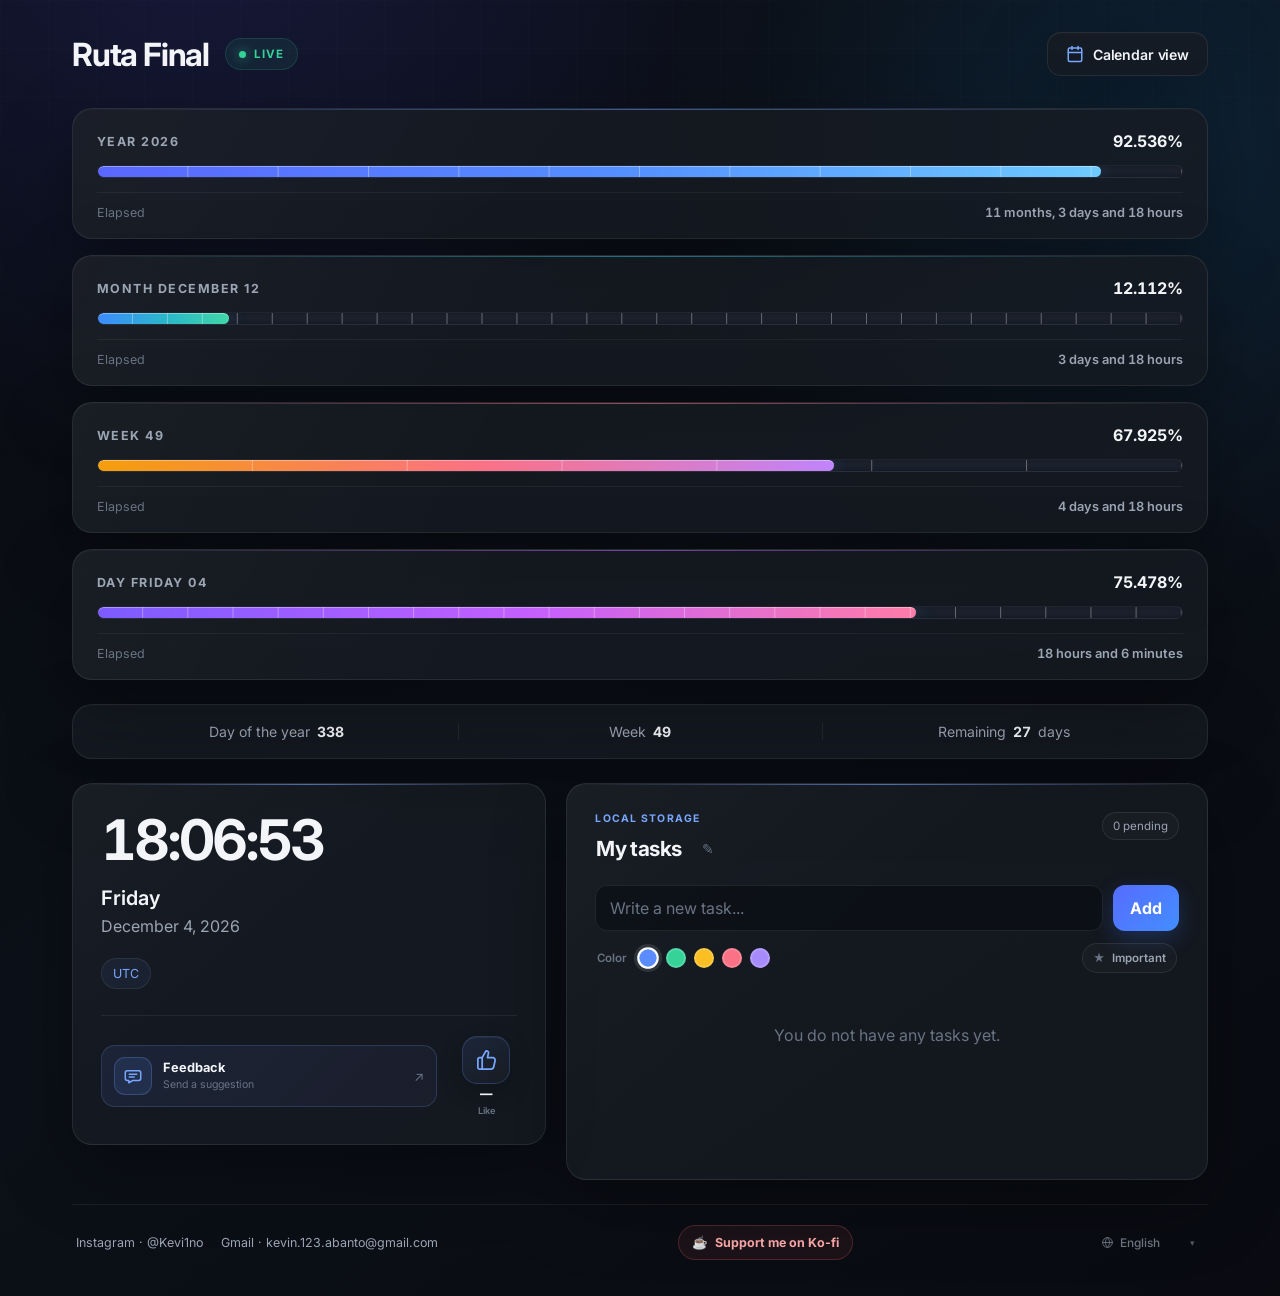
<file: index.html>
<!DOCTYPE html>
<html lang="es-PE" dir="ltr" data-locale-code="es" data-build="standalone-v14-i18n">
<head>
    <meta charset="UTF-8">

    <meta
        name="viewport"
        content="width=device-width, initial-scale=1.0"
    >

    <!-- SEO principal: traducir estos metadatos en cada versión de idioma -->
    <title>Progreso del año, mes, semana y día | RutaFinal</title>

    <meta
        name="description"
        content="Visualiza en tiempo real cuánto ha transcurrido y cuánto falta del año, mes, semana y día. Organiza tareas y añade notas a tu calendario."
    >

    <meta
        name="robots"
        content="index, follow, max-image-preview:large, max-snippet:-1, max-video-preview:-1"
    >

    <link rel="canonical" href="https://big-strategy.com/">

    <link rel="alternate" hreflang="es" href="https://big-strategy.com/">
    <link rel="alternate" hreflang="en" href="https://big-strategy.com/en/">
    <link rel="alternate" hreflang="pt-BR" href="https://big-strategy.com/pt/">
    <link rel="alternate" hreflang="zh-Hans" href="https://big-strategy.com/zh/">
    <link rel="alternate" hreflang="ja" href="https://big-strategy.com/ja/">
    <link rel="alternate" hreflang="ko" href="https://big-strategy.com/ko/">
    <link rel="alternate" hreflang="de" href="https://big-strategy.com/de/">
    <link rel="alternate" hreflang="fr" href="https://big-strategy.com/fr/">
    <link rel="alternate" hreflang="it" href="https://big-strategy.com/it/">
    <link rel="alternate" hreflang="hi" href="https://big-strategy.com/hi/">
    <link rel="alternate" hreflang="ar" href="https://big-strategy.com/ar/">
    <link rel="alternate" hreflang="ru" href="https://big-strategy.com/ru/">
    <link rel="alternate" hreflang="x-default" href="https://big-strategy.com/">

    <!-- Identidad visual compartida por todos los idiomas -->
    <link rel="icon" href="/favicon.ico">
    <link rel="icon" type="image/png" sizes="48x48" href="/favicon-48x48.png">
    <link rel="icon" type="image/png" sizes="32x32" href="/favicon-32x32.png">
    <link rel="icon" type="image/png" sizes="16x16" href="/favicon-16x16.png">
    <link rel="apple-touch-icon" sizes="180x180" href="/apple-touch-icon.png">
    <link rel="manifest" href="/site.webmanifest">

    <meta name="application-name" content="RutaFinal">
    <meta name="apple-mobile-web-app-title" content="RutaFinal">
    <meta name="theme-color" content="#090b11">
    <meta name="color-scheme" content="dark">

    <!-- Vista previa al compartir; el texto se localizará por idioma -->
    <meta property="og:type" content="website">
    <meta property="og:site_name" content="RutaFinal">
    <meta property="og:locale" content="es_PE">
    <meta property="og:url" content="https://big-strategy.com/">
    <meta property="og:title" content="Progreso del año, mes, semana y día | RutaFinal">
    <meta property="og:description" content="Visualiza en tiempo real cuánto ha transcurrido y cuánto falta del año, mes, semana y día. Organiza tareas y añade notas a tu calendario.">

    <meta name="twitter:card" content="summary">
    <meta name="twitter:title" content="Progreso del año, mes, semana y día | RutaFinal">
    <meta name="twitter:description" content="Visualiza en tiempo real cuánto ha transcurrido y cuánto falta del año, mes, semana y día. Organiza tareas y añade notas a tu calendario.">

    <script type="application/ld+json">
    {
        "@context": "https://schema.org",
        "@type": "WebApplication",
        "name": "RutaFinal",
        "url": "https://big-strategy.com/",
        "description": "Visualiza en tiempo real cuánto ha transcurrido y cuánto falta del año, mes, semana y día. Organiza tareas y añade notas a tu calendario.",
        "applicationCategory": "ProductivityApplication",
        "operatingSystem": "Any",
        "browserRequirements": "Requires JavaScript",
        "inLanguage": "es-PE",
        "isAccessibleForFree": true,
        "featureList": [
            "Progreso del año, mes, semana y día en tiempo real",
            "Vista de tiempo transcurrido y restante",
            "Tareas personales guardadas en el dispositivo",
            "Calendario anual con notas por día"
        ]
    }
    </script>

    <script>
    (() => {
        const LANGUAGE_KEY = "rutafinal-language";
        const routes = {"es":"/","en":"/en/","pt":"/pt/","zh":"/zh/","ja":"/ja/","ko":"/ko/","de":"/de/","fr":"/fr/","it":"/it/","hi":"/hi/","ar":"/ar/","ru":"/ru/"};
        const isRoot = location.pathname === "/" || location.pathname === "/index.html";
        const isCrawler = /bot|crawler|spider|crawling/i.test(navigator.userAgent);

        if (!isRoot || isCrawler) {
            return;
        }

        let savedLanguage = "";

        try {
            savedLanguage = localStorage.getItem(LANGUAGE_KEY) || "";
        } catch {}

        const preferredLanguages = savedLanguage
            ? [savedLanguage]
            : (navigator.languages?.length ? navigator.languages : [navigator.language]);

        const selectedLanguage = preferredLanguages
            .map(value => String(value || "").toLowerCase().split("-")[0])
            .find(value => routes[value]);

        const destination = routes[selectedLanguage] || "/";

        if (destination !== "/") {
            location.replace(destination + location.search + location.hash);
        }
    })();
    </script>

    <!-- Fuente Inter -->
    <link rel="preconnect" href="https://fonts.googleapis.com">

    <link
        rel="preconnect"
        href="https://fonts.gstatic.com"
        crossorigin
    >

    <link
        href="https://fonts.googleapis.com/css2?family=Inter:wght@300;400;500;600;700&display=swap"
        rel="stylesheet"
    >

    <!-- Estilos -->

    <!-- Estilos integrados: versión autónoma -->
    <style>
/* ==========================================
   VARIABLES
========================================== */

:root {
    --background: #090b11;
    --surface: rgba(23, 27, 35, 0.82);
    --surface-strong: #171b23;
    --surface-hover: #1d222c;

    --border: rgba(255, 255, 255, 0.08);
    --border-strong: rgba(255, 255, 255, 0.12);

    --text: #f3f5f8;
    --text-secondary: #9ca5b4;
    --text-muted: #697384;

    --primary: #5b8cff;
    --primary-soft: #79a7ff;
    --green: #36d399;

    --radius: 20px;

    --shadow:
        0 24px 70px rgba(0, 0, 0, 0.34),
        inset 0 1px 0 rgba(255, 255, 255, 0.025);
}


/* ==========================================
   RESET
========================================== */

*,
*::before,
*::after {
    margin: 0;
    padding: 0;
    box-sizing: border-box;
}

html {
    scroll-behavior: smooth;
}

button,
input {
    font: inherit;
}

button {
    border: none;
}

body {
    min-height: 100vh;

    font-family: "Inter", sans-serif;
    color: var(--text);

    background:
        radial-gradient(
            circle at 15% -10%,
            rgba(86, 92, 255, 0.18),
            transparent 34%
        ),
        radial-gradient(
            circle at 90% 10%,
            rgba(30, 166, 255, 0.12),
            transparent 30%
        ),
        linear-gradient(
            145deg,
            #090b11 0%,
            #0c1018 48%,
            #090b11 100%
        );

    -webkit-font-smoothing: antialiased;
    text-rendering: optimizeLegibility;
}

body::before {
    content: "";

    position: fixed;
    inset: 0;

    pointer-events: none;

    background-image:
        linear-gradient(
            rgba(255, 255, 255, 0.012) 1px,
            transparent 1px
        ),
        linear-gradient(
            90deg,
            rgba(255, 255, 255, 0.012) 1px,
            transparent 1px
        );

    background-size: 48px 48px;

    mask-image:
        linear-gradient(
            to bottom,
            black,
            transparent 85%
        );
}


/* ==========================================
   APP
========================================== */

.app {
    position: relative;
    z-index: 1;

    width: min(1200px, 100%);
    margin: 0 auto;
    padding: 32px;
}


/* ==========================================
   HEADER
========================================== */

.header {
    display: flex;
    align-items: center;
    justify-content: space-between;

    margin-bottom: 32px;
}

.logo {
    display: flex;
    align-items: center;
    gap: 16px;
}

.logo h1 {
    font-size: clamp(1.6rem, 3vw, 2rem);
    font-weight: 700;
    letter-spacing: -1.2px;
}

.live-badge {
    display: flex;
    align-items: center;
    gap: 8px;

    padding: 8px 13px;

    border: 1px solid rgba(54, 211, 153, 0.16);
    border-radius: 999px;

    background: rgba(54, 211, 153, 0.08);
    color: var(--green);

    font-size: 0.72rem;
    font-weight: 700;
    letter-spacing: 0.08em;
}

.live-dot {
    width: 7px;
    height: 7px;

    border-radius: 50%;
    background: var(--green);

    box-shadow: 0 0 12px rgba(54, 211, 153, 0.75);

    animation: pulse 2s infinite;
}

.settings-button,
.calendar-view-button {
    display: inline-flex;
    align-items: center;
    gap: 9px;

    padding: 0 18px;
    height: 44px;

    border: 1px solid var(--border);
    border-radius: 14px;

    cursor: pointer;

    background: var(--surface);
    color: var(--text);

    font-size: 0.88rem;
    font-weight: 600;
    letter-spacing: -0.01em;

    box-shadow: var(--shadow);

    transition:
        transform 180ms ease,
        background 180ms ease,
        border-color 180ms ease,
        box-shadow 180ms ease;
}

.settings-button:hover,
.calendar-view-button:hover {
    transform: translateY(-2px);

    background: var(--surface-hover);
    border-color: rgba(91, 140, 255, 0.45);
    box-shadow:
        0 10px 24px rgba(0, 0, 0, 0.35),
        0 0 16px rgba(91, 140, 255, 0.18);
}

.calendar-view-button:active {
    transform: translateY(0);
}

.calendar-view-button:focus-visible {
    outline: 3px solid rgba(121, 167, 255, 0.48);
    outline-offset: 3px;
}

.calendar-view-btn-icon {
    display: flex;
    align-items: center;
    justify-content: center;
    color: var(--primary-soft);
    flex-shrink: 0;
}

.calendar-view-btn-icon svg {
    width: 18px;
    height: 18px;
    stroke: currentColor;
}

.calendar-view-btn-text {
    white-space: nowrap;
}

/* ==========================================
   CALENDAR MODAL - MINIMALIST 4x3
========================================== */

.calendar-modal {
    position: fixed;
    inset: 0;
    z-index: 1000;

    display: flex;
    align-items: center;
    justify-content: center;

    padding: 16px;

    opacity: 0;
    visibility: hidden;
    pointer-events: none;

    transition:
        opacity 220ms ease,
        visibility 220ms ease;
}

.calendar-modal.is-open {
    opacity: 1;
    visibility: visible;
    pointer-events: auto;
}

.calendar-modal-backdrop {
    position: absolute;
    inset: 0;

    background: rgba(4, 6, 12, 0.85);
    backdrop-filter: blur(14px);
    -webkit-backdrop-filter: blur(14px);
}

.calendar-modal-dialog {
    position: relative;
    z-index: 1;

    display: flex;
    flex-direction: column;

    width: min(1560px, 96vw);
    max-height: 94vh;

    border: 1px solid var(--border-strong);
    border-radius: var(--radius);

    background:
        radial-gradient(
            circle at 10% 0%,
            rgba(255, 122, 112, 0.08),
            transparent 35%
        ),
        radial-gradient(
            circle at 90% 10%,
            rgba(91, 140, 255, 0.08),
            transparent 35%
        ),
        linear-gradient(
            165deg,
            #11151f 0%,
            #0b0e15 100%
        );

    box-shadow:
        0 32px 80px rgba(0, 0, 0, 0.7),
        0 0 0 1px rgba(255, 255, 255, 0.06);

    transform: scale(0.96) translateY(12px);
    transition: transform 240ms cubic-bezier(0.16, 1, 0.3, 1);
    overflow: hidden;
}

.calendar-modal.is-open .calendar-modal-dialog {
    transform: scale(1) translateY(0);
}

/* Header */
.calendar-modal-header {
    display: flex;
    align-items: center;
    justify-content: space-between;
    gap: 16px;

    padding: 16px 24px 12px;
    border-bottom: 1px solid rgba(255, 255, 255, 0.06);
}

.calendar-modal-title {
    display: flex;
    align-items: baseline;
    gap: 8px;

    font-size: clamp(1.3rem, 2.6vw, 1.75rem);
    font-weight: 700;
    letter-spacing: -0.02em;
    line-height: 1;
}

.calendar-title-year {
    color: #ff7a70;
    font-weight: 800;
}

.calendar-title-name {
    color: var(--text);
}

.calendar-modal-close {
    display: grid;
    place-items: center;

    width: 36px;
    height: 36px;

    border: 1px solid var(--border);
    border-radius: 10px;

    cursor: pointer;

    background: var(--surface);
    color: var(--text-secondary);

    font-size: 1.05rem;

    transition:
        transform 180ms ease,
        background 180ms ease,
        color 180ms ease,
        border-color 180ms ease;
}

.calendar-modal-close:hover {
    transform: scale(1.08);
    background: rgba(239, 68, 68, 0.16);
    color: #f87171;
    border-color: rgba(239, 68, 68, 0.4);
}

.calendar-modal-close:focus-visible {
    outline: 3px solid rgba(239, 68, 68, 0.4);
    outline-offset: 2px;
}

/* Modal Body */
.calendar-modal-body {
    padding: 14px 20px 16px;
    overflow-y: auto;
    overscroll-behavior: contain;
    display: flex;
    flex-direction: column;
    gap: 14px;
}

.calendar-modal-body::-webkit-scrollbar {
    width: 6px;
}

.calendar-modal-body::-webkit-scrollbar-track {
    background: rgba(255, 255, 255, 0.02);
}

.calendar-modal-body::-webkit-scrollbar-thumb {
    background: rgba(255, 255, 255, 0.14);
    border-radius: 999px;
}

/* 12 Months Grid: Desktop 6 columns x 2 rows (Enero - Junio / Julio - Diciembre) */
.calendar-months-grid {
    display: grid;
    grid-template-columns: repeat(6, 1fr);
    grid-template-rows: repeat(2, auto);
    gap: 14px 18px;
    width: 100%;
}

.month-card {
    display: flex;
    flex-direction: column;
    padding: 4px 6px 8px;
    background: transparent;
    border-radius: 10px;
    transition: background 160ms ease;
}

.month-card:hover {
    background: rgba(255, 255, 255, 0.02);
}

.month-card-header {
    display: flex;
    align-items: center;
    justify-content: flex-start;
    margin-bottom: 6px;
}

.month-name {
    font-size: 0.88rem;
    font-weight: 700;
    color: var(--text);
    text-transform: capitalize;
    letter-spacing: -0.01em;
}

/* Weekday header row */
.month-weekdays {
    display: grid;
    grid-template-columns: repeat(7, 1fr);
    gap: 1px;
    margin-bottom: 4px;
}

.month-weekday {
    text-align: center;
    font-size: 0.62rem;
    font-weight: 600;
    color: var(--text-muted);
    text-transform: capitalize;
}

/* Days grid */
.month-days-grid {
    display: grid;
    grid-template-columns: repeat(7, 1fr);
    gap: 2px 1px;
}

.day-cell {
    position: relative;
    aspect-ratio: 1 / 1;

    display: flex;
    align-items: center;
    justify-content: center;

    border-radius: 5px;
    font-size: 0.72rem;
    font-weight: 500;
    font-variant-numeric: tabular-nums;
    color: var(--text);
    border: 1px solid transparent;

    transition: transform 120ms ease, background 120ms ease, border-color 120ms ease;
}

.day-cell.is-empty {
    pointer-events: none;
    background: transparent;
}

.day-cell .day-number {
    position: relative;
    z-index: 1;
    line-height: 1;
}

/* Clickable Day (Hoy y fechas futuras) */
.day-cell.is-clickable {
    cursor: pointer;
}

.day-cell.is-clickable:hover {
    background: rgba(255, 255, 255, 0.08);
    transform: scale(1.16);
    z-index: 4;
}

.day-cell.is-clickable:focus-visible {
    outline: 2px solid #5b8cff;
    outline-offset: 1px;
    z-index: 4;
}

/* Day with Note: Star indicator without covering number */
.day-cell.has-note {
    border-color: rgba(245, 158, 11, 0.35);
}

.day-cell.has-note:not(.is-today) {
    background: rgba(245, 158, 11, 0.08);
}

.day-note-star {
    position: absolute;
    top: 1px;
    right: 2px;
    z-index: 3;
    font-size: 0.52rem;
    color: #fbbf24;
    line-height: 1;
    pointer-events: none;
    text-shadow: 0 0 4px rgba(251, 191, 36, 0.7);
}

/* Past Day (Con X roja y número claramente visible) */
.day-cell.is-past {
    color: var(--text);
}

.day-cell.is-past .day-number {
    color: #f3f5f8;
    font-weight: 600;
}

.day-cell.is-past .day-x-mark {
    position: absolute;
    inset: 0;
    z-index: 2;
    display: flex;
    align-items: center;
    justify-content: center;
    color: #ef4444;
    font-size: 0.92em;
    font-weight: 700;
    line-height: 1;
    pointer-events: none;
    opacity: 0.88;
}

.day-cell.is-past:hover {
    background: rgba(239, 68, 68, 0.18);
    transform: scale(1.18);
    z-index: 5;
}

/* Today (Highlighted) */
.day-cell.is-today {
    background: #5b8cff;
    border-radius: 50%;
    color: #ffffff;
    font-weight: 700;
    box-shadow: 0 0 8px rgba(91, 140, 255, 0.65);
    z-index: 3;
}

.day-cell.is-today .day-number {
    color: #ffffff;
}

.day-cell.is-today:hover {
    transform: scale(1.22);
    z-index: 5;
}

/* Future Day */
.day-cell.is-future {
    color: var(--text-secondary);
}

.day-cell.is-future:hover {
    background: rgba(255, 255, 255, 0.08);
    color: var(--text);
    transform: scale(1.18);
    z-index: 5;
}

/* Bottom Stats & Legend */
.calendar-modal-bottom {
    display: flex;
    align-items: center;
    justify-content: space-between;
    flex-wrap: wrap;
    gap: 12px 16px;

    padding-top: 14px;
    border-top: 1px solid rgba(255, 255, 255, 0.08);
}

.calendar-modal-stats {
    display: flex;
    align-items: center;
    gap: 10px;
    flex-wrap: wrap;
}

.calendar-stat-pill {
    display: inline-flex;
    align-items: center;
    gap: 8px;

    padding: 7px 14px;

    border: 1px solid var(--border);
    border-radius: 12px;

    background: var(--surface);
    font-size: 0.8rem;
    transition: transform 140ms ease, background 140ms ease;
}

.calendar-stat-pill.is-elapsed {
    border-color: rgba(239, 68, 68, 0.28);
    background: rgba(239, 68, 68, 0.08);
}

.calendar-stat-pill.is-today {
    border-color: rgba(91, 140, 255, 0.35);
    background: rgba(91, 140, 255, 0.1);
}

.calendar-stat-pill.is-remaining {
    border-color: rgba(54, 211, 153, 0.28);
    background: rgba(54, 211, 153, 0.08);
}

.calendar-stat-label {
    display: inline-flex;
    align-items: center;
    gap: 6px;
    color: var(--text-secondary);
    font-weight: 600;
}

.calendar-stat-dot {
    display: inline-block;
    width: 6px;
    height: 6px;
    border-radius: 50%;
    flex-shrink: 0;
}

.calendar-stat-pill.is-elapsed .calendar-stat-dot {
    background: #ef4444;
    box-shadow: 0 0 6px #ef4444;
}

.calendar-stat-pill.is-today .calendar-stat-dot {
    background: #5b8cff;
    box-shadow: 0 0 6px #5b8cff;
}

.calendar-stat-pill.is-remaining .calendar-stat-dot {
    background: #36d399;
    box-shadow: 0 0 6px #36d399;
}

.calendar-stat-values {
    display: inline-flex;
    align-items: baseline;
    gap: 5px;
}

.calendar-stat-val {
    color: var(--text);
    font-weight: 700;
    font-variant-numeric: tabular-nums;
}

.calendar-stat-pill.is-elapsed .calendar-stat-val {
    color: #fca5a5;
}

.calendar-stat-pill.is-today .calendar-stat-val {
    color: #93c5fd;
}

.calendar-stat-pill.is-remaining .calendar-stat-val {
    color: #6ee7b7;
}

.calendar-stat-percent {
    color: var(--text-muted);
    font-size: 0.74rem;
    font-weight: 500;
}

/* Legend */
.calendar-legend {
    display: inline-flex;
    align-items: center;
    gap: 16px;
    flex-wrap: wrap;
    font-size: 0.76rem;
    color: var(--text-secondary);
}

.calendar-legend-item {
    display: inline-flex;
    align-items: center;
    gap: 6px;
}

.legend-bullet {
    display: inline-flex;
    align-items: center;
    justify-content: center;
    width: 16px;
    height: 16px;
    border-radius: 4px;
    font-size: 0.68rem;
    font-weight: 800;
}

.legend-bullet.is-past {
    color: #ef4444;
    background: rgba(239, 68, 68, 0.16);
    border: 1px solid rgba(239, 68, 68, 0.35);
}

.legend-bullet.is-today {
    background: #5b8cff;
    border-radius: 50%;
    color: #ffffff;
    box-shadow: 0 0 6px rgba(91, 140, 255, 0.6);
}

.legend-bullet.is-remaining {
    background: rgba(255, 255, 255, 0.06);
    border: 1px solid rgba(255, 255, 255, 0.12);
    color: var(--text-muted);
}

.legend-bullet.is-note {
    background: rgba(245, 158, 11, 0.16);
    border: 1px solid rgba(245, 158, 11, 0.4);
    color: #fbbf24;
}

/* Responsive: Mobile & Tablet (3 columnas de meses y cuadros inferiores adaptados) */
@media (max-width: 960px) {
    .calendar-modal {
        padding: 8px;
    }

    .calendar-modal-dialog {
        width: 100%;
        max-height: 98vh;
        border-radius: 14px;
    }

    .calendar-modal-header {
        padding: 10px 14px 8px;
    }

    .calendar-modal-title {
        font-size: 1.15rem;
    }

    .calendar-modal-close {
        width: 32px;
        height: 32px;
        font-size: 0.95rem;
    }

    .calendar-modal-body {
        padding: 10px 12px 12px;
        gap: 10px;
    }

    /* 3 columnas x 4 filas en celular y tablet */
    .calendar-months-grid {
        grid-template-columns: repeat(3, 1fr);
        grid-template-rows: repeat(4, auto);
        gap: 8px 10px;
    }

    .month-card {
        padding: 3px 4px 6px;
    }

    .month-card-header {
        margin-bottom: 4px;
    }

    .month-name {
        font-size: 0.78rem;
    }

    .month-weekdays {
        gap: 1px;
        margin-bottom: 2px;
    }

    .month-weekday {
        font-size: 0.58rem;
    }

    .month-days-grid {
        gap: 2px 1px;
    }

    .day-cell {
        font-size: 0.68rem;
        border-radius: 4px;
    }

    .day-cell.is-past .day-x-mark {
        font-size: 0.92em;
    }

    .day-note-star {
        top: 1px;
        right: 1px;
        font-size: 0.46rem;
    }

    /* Cuadros finales de información: 100% responsive para celular */
    .calendar-modal-bottom {
        display: flex;
        flex-direction: column;
        gap: 8px;
        padding-top: 10px;
        border-top: 1px solid rgba(255, 255, 255, 0.08);
        width: 100%;
    }

    .calendar-modal-stats {
        display: grid;
        grid-template-columns: repeat(3, 1fr);
        gap: 6px;
        width: 100%;
    }

    .calendar-stat-pill {
        display: flex;
        flex-direction: column;
        align-items: center;
        justify-content: center;
        text-align: center;
        padding: 7px 4px 6px;
        border-radius: 10px;
        gap: 3px;
        min-width: 0;
        width: 100%;
    }

    .calendar-stat-label {
        font-size: 0.62rem;
        font-weight: 600;
        text-transform: uppercase;
        letter-spacing: 0.02em;
        gap: 4px;
        white-space: nowrap;
        overflow: hidden;
        text-overflow: ellipsis;
        max-width: 100%;
    }

    .calendar-stat-dot {
        width: 5px;
        height: 5px;
    }

    .calendar-stat-values {
        display: flex;
        align-items: baseline;
        justify-content: center;
        gap: 3px;
        flex-wrap: wrap;
    }

    .calendar-stat-val {
        font-size: 0.88rem;
        font-weight: 800;
        line-height: 1.1;
    }

    .calendar-stat-percent {
        font-size: 0.62rem;
        line-height: 1;
    }

    .calendar-legend {
        display: flex;
        align-items: center;
        justify-content: center;
        flex-wrap: wrap;
        gap: 6px 12px;
        padding: 6px 8px;
        border-radius: 10px;
        background: rgba(255, 255, 255, 0.03);
        border: 1px solid rgba(255, 255, 255, 0.05);
        font-size: 0.66rem;
        width: 100%;
    }

    .legend-bullet {
        width: 13px;
        height: 13px;
        font-size: 0.6rem;
    }
}

@media (max-width: 480px) {
    .calendar-months-grid {
        gap: 6px 6px;
    }

    .month-name {
        font-size: 0.72rem;
    }

    .month-weekday {
        font-size: 0.52rem;
    }

    .day-cell {
        font-size: 0.62rem;
    }

    .day-note-star {
        top: 0px;
        right: 1px;
        font-size: 0.42rem;
    }

    .calendar-modal-stats {
        gap: 4px;
    }

    .calendar-stat-pill {
        padding: 6px 2px 5px;
    }

    .calendar-stat-label {
        font-size: 0.58rem;
        gap: 3px;
    }

    .calendar-stat-val {
        font-size: 0.82rem;
    }

    .calendar-stat-percent {
        font-size: 0.58rem;
    }

    .calendar-legend {
        font-size: 0.62rem;
        gap: 4px 8px;
        padding: 4px 6px;
    }
}

/* ==========================================
   CALENDAR NOTE MODAL
========================================== */

.calendar-note-modal {
    position: fixed;
    inset: 0;
    z-index: 1050;

    display: flex;
    align-items: center;
    justify-content: center;

    padding: 16px;

    opacity: 0;
    visibility: hidden;
    pointer-events: none;

    transition:
        opacity 200ms ease,
        visibility 200ms ease;
}

.calendar-note-modal.is-open {
    opacity: 1;
    visibility: visible;
    pointer-events: auto;
}

.calendar-note-backdrop {
    position: absolute;
    inset: 0;

    background: rgba(4, 6, 12, 0.78);
    backdrop-filter: blur(8px);
    -webkit-backdrop-filter: blur(8px);
}

.calendar-note-dialog {
    position: relative;
    z-index: 1;

    width: min(440px, 100%);

    border: 1px solid var(--border-strong);
    border-radius: 18px;

    background:
        radial-gradient(
            circle at 10% 0%,
            rgba(245, 158, 11, 0.08),
            transparent 40%
        ),
        linear-gradient(
            165deg,
            #171c28 0%,
            #0e121a 100%
        );

    box-shadow:
        0 24px 60px rgba(0, 0, 0, 0.75),
        0 0 0 1px rgba(255, 255, 255, 0.06);

    transform: scale(0.95) translateY(8px);
    transition: transform 200ms cubic-bezier(0.16, 1, 0.3, 1);
    overflow: hidden;
}

.calendar-note-modal.is-open .calendar-note-dialog {
    transform: scale(1) translateY(0);
}

.calendar-note-header {
    display: flex;
    align-items: center;
    justify-content: space-between;
    gap: 12px;

    padding: 16px 20px 12px;
    border-bottom: 1px solid rgba(255, 255, 255, 0.06);
}

.calendar-note-header-info {
    display: flex;
    align-items: center;
    gap: 8px;
}

.calendar-note-icon {
    display: grid;
    place-items: center;
    width: 28px;
    height: 28px;
    border-radius: 8px;
    background: rgba(245, 158, 11, 0.15);
    border: 1px solid rgba(245, 158, 11, 0.35);
    color: #fbbf24;
    font-size: 0.9rem;
}

.calendar-note-title {
    font-size: 1.05rem;
    font-weight: 700;
    color: var(--text);
    letter-spacing: -0.01em;
}

.calendar-note-close {
    display: grid;
    place-items: center;
    width: 32px;
    height: 32px;
    border: 1px solid var(--border);
    border-radius: 8px;
    cursor: pointer;
    background: var(--surface);
    color: var(--text-secondary);
    font-size: 0.95rem;
    transition:
        transform 160ms ease,
        background 160ms ease,
        color 160ms ease,
        border-color 160ms ease;
}

.calendar-note-close:hover {
    transform: scale(1.08);
    background: rgba(239, 68, 68, 0.16);
    color: #f87171;
    border-color: rgba(239, 68, 68, 0.4);
}

.calendar-note-close:focus-visible {
    outline: 3px solid rgba(239, 68, 68, 0.4);
    outline-offset: 2px;
}

.calendar-note-form {
    display: flex;
    flex-direction: column;
    gap: 12px;
    padding: 16px 20px 20px;
}

.calendar-note-date-display {
    font-size: 0.82rem;
    font-weight: 600;
    color: #93c5fd;
    text-transform: capitalize;
}

.calendar-note-input {
    width: 100%;
    min-height: 100px;
    padding: 12px 14px;
    border-radius: 12px;
    border: 1px solid var(--border);
    background: rgba(255, 255, 255, 0.03);
    color: var(--text);
    font-family: inherit;
    font-size: 0.88rem;
    line-height: 1.5;
    resize: vertical;
    transition: border-color 160ms ease, background 160ms ease, box-shadow 160ms ease;
}

.calendar-note-input::placeholder {
    color: var(--text-muted);
}

.calendar-note-input:focus {
    outline: none;
    border-color: rgba(91, 140, 255, 0.55);
    background: rgba(255, 255, 255, 0.05);
    box-shadow: 0 0 0 3px rgba(91, 140, 255, 0.18);
}

.calendar-note-actions {
    display: flex;
    align-items: center;
    justify-content: flex-end;
    gap: 10px;
    margin-top: 4px;
}

.calendar-note-save-btn {
    display: inline-flex;
    align-items: center;
    justify-content: center;
    padding: 8px 18px;
    border: none;
    border-radius: 10px;
    background: linear-gradient(135deg, #3b82f6 0%, #2563eb 100%);
    color: #ffffff;
    font-family: inherit;
    font-size: 0.84rem;
    font-weight: 600;
    cursor: pointer;
    box-shadow: 0 4px 12px rgba(37, 99, 235, 0.35);
    transition: transform 160ms ease, box-shadow 160ms ease, filter 160ms ease;
}

.calendar-note-save-btn:hover {
    transform: translateY(-1px);
    filter: brightness(1.1);
    box-shadow: 0 6px 16px rgba(37, 99, 235, 0.45);
}

.calendar-note-save-btn:active {
    transform: translateY(0);
}

.calendar-note-delete-btn {
    display: inline-flex;
    align-items: center;
    justify-content: center;
    padding: 8px 14px;
    border: 1px solid rgba(239, 68, 68, 0.3);
    border-radius: 10px;
    background: rgba(239, 68, 68, 0.1);
    color: #fca5a5;
    font-family: inherit;
    font-size: 0.84rem;
    font-weight: 600;
    cursor: pointer;
    transition: transform 160ms ease, background 160ms ease, border-color 160ms ease;
}

.calendar-note-delete-btn:hover {
    transform: translateY(-1px);
    background: rgba(239, 68, 68, 0.2);
    border-color: rgba(239, 68, 68, 0.5);
    color: #f87171;
}

.calendar-note-delete-btn:active {
    transform: translateY(0);
}


/* ==========================================
   PROGRESS
========================================== */

.progress-panel {
    display: flex;
    flex-direction: column;
    gap: 16px;
}

.progress-card {
    --bar-start: #5a67ff;
    --bar-middle: #548fff;
    --bar-end: #6ecbff;

    position: relative;
    overflow: hidden;

    cursor: pointer;
    outline: none;

    padding: 22px 24px 18px;

    border: 1px solid var(--border);
    border-radius: var(--radius);

    background:
        linear-gradient(
            120deg,
            rgba(255, 255, 255, 0.025),
            transparent 38%
        ),
        var(--surface);

    box-shadow: var(--shadow);

    transition:
        transform 200ms ease,
        border-color 200ms ease,
        background 200ms ease;
}

.progress-card:focus-visible {
    border-color: rgba(121, 167, 255, 0.68);

    box-shadow:
        0 0 0 3px rgba(91, 140, 255, 0.14),
        var(--shadow);
}

.progress-card > .progress-info,
.progress-card > .progress-bar,
.progress-card > .progress-detail {
    will-change: transform, opacity, filter;
}

.progress-card.is-switching > .progress-info,
.progress-card.is-switching > .progress-bar,
.progress-card.is-switching > .progress-detail {
    animation:
        progress-out-left 170ms ease-in forwards;
}

.progress-card.is-entering > .progress-info,
.progress-card.is-entering > .progress-bar,
.progress-card.is-entering > .progress-detail {
    animation:
        progress-in-right 260ms cubic-bezier(0.22, 1, 0.36, 1) both;
}

.progress-card.is-remaining {
    background:
        linear-gradient(
            120deg,
            rgba(91, 140, 255, 0.075),
            transparent 42%
        ),
        var(--surface);
}

.progress-card:nth-child(2) {
    --bar-start: #3d8bfd;
    --bar-middle: #2ab7ca;
    --bar-end: #41d7a7;
}

.progress-card:nth-child(3) {
    --bar-start: #f59e0b;
    --bar-middle: #fb7185;
    --bar-end: #c084fc;
}

.progress-card:nth-child(4) {
    --bar-start: #7c5cff;
    --bar-middle: #c35fff;
    --bar-end: #ff7ca8;
}

.progress-card::before {
    content: "";

    position: absolute;
    top: 0;
    left: 24px;
    right: 24px;

    height: 1px;

    background:
        linear-gradient(
            90deg,
            transparent,
            var(--bar-middle),
            transparent
        );

    opacity: 0.55;
}

.progress-card:hover {
    transform: translateY(-2px);

    border-color: var(--border-strong);

    background:
        linear-gradient(
            120deg,
            rgba(255, 255, 255, 0.04),
            transparent 42%
        ),
        var(--surface-hover);
}

.progress-info {
    display: flex;
    align-items: center;
    justify-content: space-between;
    gap: 20px;

    margin-bottom: 14px;
}

.progress-title {
    color: var(--text-secondary);

    font-size: 0.78rem;
    font-weight: 700;
    letter-spacing: 0.12em;
}

.progress-value {
    color: var(--text);

    font-size: 1rem;
    font-weight: 700;
    font-variant-numeric: tabular-nums;
}

.progress-bar {
    --segments: 12;

    position: relative;

    width: 100%;
    height: 13px;

    overflow: hidden;

    border: 1px solid rgba(255, 255, 255, 0.035);
    border-radius: 999px;

    background:
        linear-gradient(
            180deg,
            #202734,
            #171d27
        );

    box-shadow:
        inset 0 2px 5px rgba(0, 0, 0, 0.3);
}
.progress-bar::after {
    content: "";

    position: absolute;
    inset: 0;

    pointer-events: none;
    border-radius: inherit;

    background-image:
        linear-gradient(
            to right,
            transparent calc(100% - 1px),
            rgba(255, 255, 255, 0.45) calc(100% - 1px)
        );

    background-size: calc(100% / var(--segments)) 100%;
    background-repeat: repeat-x;

    opacity: 0.75;
}
.progress-fill {
    position: relative;

    width: 0%;
    height: 100%;

    overflow: hidden;

    border-radius: inherit;

    background:
        linear-gradient(
            90deg,
            var(--bar-start) 0%,
            var(--bar-middle) 52%,
            var(--bar-end) 100%
        );

    box-shadow:
        0 0 18px rgba(79, 140, 255, 0.3),
        inset 0 1px 0 rgba(255, 255, 255, 0.35);

    transition: width 800ms cubic-bezier(0.22, 1, 0.36, 1);
}

.progress-card.is-remaining .progress-fill {
    margin-left: auto;

    background:
        linear-gradient(
            270deg,
            var(--bar-start) 0%,
            var(--bar-middle) 52%,
            var(--bar-end) 100%
        );
}

.progress-fill::after {
    content: "";

    position: absolute;
    inset: 0;

    background:
        linear-gradient(
            110deg,
            transparent 10%,
            rgba(255, 255, 255, 0.2) 45%,
            transparent 70%
        );

    transform: translateX(-80%);
}

.progress-detail {
    display: flex;
    align-items: center;
    justify-content: space-between;
    gap: 20px;

    margin-top: 14px;
    padding-top: 12px;

    border-top: 1px solid rgba(255, 255, 255, 0.055);

    color: var(--text-muted);

    font-size: 0.78rem;
}

.progress-detail strong {
    color: var(--text-secondary);

    font-size: 0.8rem;
    font-weight: 600;
    font-variant-numeric: tabular-nums;
}


/* ==========================================
   STATUS
========================================== */

.status-card {
    display: grid;
    grid-template-columns: repeat(3, 1fr);

    margin: 24px 0;
    padding: 18px 22px;

    border: 1px solid var(--border);
    border-radius: var(--radius);

    background: var(--surface);

    color: var(--text-secondary);

    box-shadow: var(--shadow);
}

.status-card span {
    display: flex;
    align-items: center;
    justify-content: center;
    gap: 7px;

    min-width: 0;

    font-size: 0.88rem;
}

.status-card span + span {
    border-left: 1px solid rgba(255, 255, 255, 0.07);
}

.status-card strong {
    color: var(--text);
    font-variant-numeric: tabular-nums;
}


/* ==========================================
   BOTTOM
========================================== */

.bottom-grid {
    display: grid;
    grid-template-columns:
        minmax(280px, 0.85fr)
        minmax(360px, 1.15fr);

    gap: 20px;
}

.clock-card,
.tasks-card {
    position: relative;
    overflow: hidden;

    min-height: 310px;
    padding: 28px;

    border: 1px solid var(--border);
    border-radius: var(--radius);

    background:
        linear-gradient(
            140deg,
            rgba(255, 255, 255, 0.025),
            transparent 42%
        ),
        var(--surface);

    box-shadow: var(--shadow);
}

.clock-card::before,
.tasks-card::before {
    content: "";

    position: absolute;
    top: 0;
    left: 26px;
    right: 26px;

    height: 1px;

    background:
        linear-gradient(
            90deg,
            transparent,
            rgba(116, 156, 255, 0.62),
            transparent
        );
}


/* ==========================================
   CLOCK
========================================== */

.clock-card {
    display: flex;
    flex-direction: column;
    justify-content: center;
}

.clock {
    margin-bottom: 18px;

    font-size: clamp(2.5rem, 5vw, 3.5rem);
    font-weight: 700;
    letter-spacing: -3px;
    line-height: 1;

    font-variant-numeric: tabular-nums;
}

.day-name {
    margin-bottom: 6px;

    font-size: 1.25rem;
    font-weight: 600;
    text-transform: capitalize;
}

.full-date {
    margin-bottom: 22px;

    color: var(--text-secondary);
    text-transform: capitalize;
}

.timezone {
    align-self: flex-start;

    display: inline-flex;
    align-items: center;

    padding: 7px 11px;

    border: 1px solid var(--border);
    border-radius: 999px;

    background: rgba(91, 140, 255, 0.08);
    color: var(--primary-soft);

    font-size: 0.78rem;
}

.engagement-panel {
    display: grid;
    grid-template-columns: minmax(0, 1fr) auto;
    align-items: center;
    gap: 18px;

    width: 100%;
    margin-top: 26px;
    padding-top: 20px;

    border-top: 1px solid rgba(255, 255, 255, 0.07);
}

.feedback-card {
    display: grid;
    grid-template-columns: 38px minmax(0, 1fr) auto;
    align-items: center;
    gap: 11px;

    min-width: 0;
    padding: 11px 12px;

    border: 1px solid rgba(121, 167, 255, 0.19);
    border-radius: 14px;

    background:
        linear-gradient(
            135deg,
            rgba(91, 140, 255, 0.1),
            rgba(167, 139, 250, 0.055)
        );

    color: var(--text);
    text-decoration: none;

    transition:
        transform 180ms ease,
        border-color 180ms ease,
        background 180ms ease,
        box-shadow 180ms ease;
}

.feedback-card:hover {
    transform: translateY(-2px);
    border-color: rgba(121, 167, 255, 0.42);
    background:
        linear-gradient(
            135deg,
            rgba(91, 140, 255, 0.16),
            rgba(167, 139, 250, 0.09)
        );
    box-shadow: 0 12px 28px rgba(0, 0, 0, 0.2);
}

.feedback-card:focus-visible,
.like-button:focus-visible {
    outline: 3px solid rgba(121, 167, 255, 0.48);
    outline-offset: 3px;
}

.feedback-card-icon {
    display: grid;
    place-items: center;

    width: 38px;
    height: 38px;

    border: 1px solid rgba(121, 167, 255, 0.24);
    border-radius: 11px;

    background: rgba(91, 140, 255, 0.12);
    color: var(--primary-soft);
}

.feedback-card-icon svg {
    width: 20px;
    height: 20px;

    fill: none;
    stroke: currentColor;
    stroke-width: 1.8;
    stroke-linecap: round;
    stroke-linejoin: round;
}

.feedback-card-copy {
    display: flex;
    flex-direction: column;
    gap: 3px;

    min-width: 0;
}

.feedback-card-copy strong {
    font-size: 0.8rem;
    line-height: 1.2;
}

.feedback-card-copy small {
    overflow: hidden;

    color: var(--text-muted);

    font-size: 0.66rem;
    line-height: 1.2;
    text-overflow: ellipsis;
    white-space: nowrap;
}

.feedback-card-arrow {
    color: var(--text-muted);

    font-size: 0.82rem;
}

.like-widget {
    display: grid;
    justify-items: center;
    gap: 3px;

    min-width: 62px;
}

.like-button {
    display: grid;
    place-items: center;

    width: 48px;
    height: 48px;

    border: 1px solid rgba(91, 140, 255, 0.25);
    border-radius: 15px;

    cursor: pointer;

    background:
        linear-gradient(
            145deg,
            rgba(91, 140, 255, 0.12),
            rgba(255, 255, 255, 0.025)
        );
    color: var(--primary-soft);

    box-shadow:
        inset 0 1px 0 rgba(255, 255, 255, 0.05),
        0 8px 24px rgba(0, 0, 0, 0.16);

    transition:
        transform 170ms ease,
        color 170ms ease,
        border-color 170ms ease,
        background 170ms ease,
        box-shadow 170ms ease;
}

.like-button:hover:not(:disabled) {
    transform: translateY(-2px) scale(1.03);
    border-color: rgba(91, 140, 255, 0.52);
}

.like-button:active:not(:disabled) {
    transform: scale(0.94);
}

.like-button.is-liked {
    border-color: rgba(91, 140, 255, 0.72);
    background:
        linear-gradient(
            145deg,
            rgba(91, 140, 255, 0.98),
            rgba(84, 111, 255, 0.88)
        );
    color: #ffffff;

    box-shadow:
        0 10px 28px rgba(76, 112, 255, 0.28),
        inset 0 1px 0 rgba(255, 255, 255, 0.25);
}

.like-button:disabled {
    cursor: wait;
    opacity: 0.62;
}

.like-icon {
    width: 23px;
    height: 23px;

    fill: none;
    stroke: currentColor;
    stroke-width: 1.8;
    stroke-linecap: round;
    stroke-linejoin: round;
}

.like-button.is-liked .like-icon {
    fill: currentColor;
}

.like-count {
    color: var(--text);

    font-size: 0.78rem;
    font-weight: 800;
    font-variant-numeric: tabular-nums;
    line-height: 1.2;
}

.like-label {
    color: var(--text-muted);

    font-size: 0.58rem;
    font-weight: 600;
}


/* ==========================================
   LOCAL TASKS
========================================== */

.tasks-header {
    display: flex;
    align-items: flex-start;
    justify-content: space-between;
    gap: 18px;

    margin-bottom: 20px;
}

.tasks-header > div {
    min-width: 0;
}

.tasks-label {
    display: block;

    margin-bottom: 7px;

    color: var(--primary-soft);

    font-size: 0.65rem;
    font-weight: 700;
    letter-spacing: 0.12em;
}

.tasks-title-row {
    display: flex;
    align-items: center;
    gap: 7px;

    min-width: 0;
}

.tasks-title {
    min-width: 40px;
    max-width: 100%;

    padding: 3px 5px;
    margin-left: -5px;

    outline: none;
    border: 1px solid transparent;
    border-radius: 8px;

    overflow: hidden;
    white-space: nowrap;

    font-size: 1.3rem;
    letter-spacing: -0.03em;

    transition:
        color 180ms ease,
        border-color 180ms ease,
        background 180ms ease,
        box-shadow 180ms ease;
}

.tasks-title:hover {
    border-color: var(--border);
    background: rgba(255, 255, 255, 0.025);
}

.tasks-title:focus {
    border-color: rgba(91, 140, 255, 0.62);
    background: rgba(8, 11, 17, 0.72);

    box-shadow:
        0 0 0 3px rgba(91, 140, 255, 0.1);
}

.edit-title-button {
    flex: 0 0 auto;

    display: grid;
    place-items: center;

    width: 27px;
    height: 27px;

    border: 1px solid transparent;
    border-radius: 8px;

    cursor: pointer;

    background: transparent;
    color: var(--text-muted);

    font-size: 0.9rem;

    transition:
        color 180ms ease,
        border-color 180ms ease,
        background 180ms ease;
}

.edit-title-button:hover {
    border-color: var(--border);
    background: rgba(255, 255, 255, 0.04);
    color: var(--primary-soft);
}

.task-count {
    flex-shrink: 0;

    padding: 6px 10px;

    border: 1px solid var(--border);
    border-radius: 999px;

    background: rgba(255, 255, 255, 0.025);
    color: var(--text-secondary);

    font-size: 0.72rem;
}

.task-form {
    display: grid;
    grid-template-columns: 1fr auto;
    gap: 10px;

    margin-bottom: 18px;
}

.task-options {
    grid-column: 1 / -1;

    display: flex;
    align-items: center;
    justify-content: space-between;
    gap: 16px;

    padding: 2px 2px 0;
}

.task-colors {
    display: flex;
    align-items: center;
    gap: 10px;

    min-width: 0;

    border: 0;
}

.task-colors legend {
    float: left;

    margin-right: 1px;

    color: var(--text-muted);

    font-size: 0.72rem;
    font-weight: 600;
}

.color-options {
    display: flex;
    align-items: center;
    gap: 8px;
}

.color-options label {
    position: relative;

    display: block;

    cursor: pointer;
}

.color-options input {
    position: absolute;

    width: 1px;
    height: 1px;

    opacity: 0;
}

.color-swatch {
    display: block;

    width: 20px;
    height: 20px;

    border: 2px solid rgba(255, 255, 255, 0.16);
    border-radius: 50%;

    transition:
        transform 160ms ease,
        border-color 160ms ease,
        box-shadow 160ms ease;
}

.color-options label:hover .color-swatch {
    transform: scale(1.12);
}

.color-options input:checked + .color-swatch {
    transform: scale(1.08);
    border-color: #ffffff;

    box-shadow:
        0 0 0 3px rgba(255, 255, 255, 0.11);
}

.color-options input:focus-visible + .color-swatch {
    outline: 2px solid var(--primary-soft);
    outline-offset: 3px;
}

.color-blue {
    background: #5b8cff;
}

.color-green {
    background: #36d399;
}

.color-amber {
    background: #fbbf24;
}

.color-red {
    background: #fb7185;
}

.color-violet {
    background: #a78bfa;
}

.important-option {
    display: inline-flex;
    align-items: center;
    gap: 7px;

    padding: 7px 10px;

    border: 1px solid var(--border);
    border-radius: 999px;

    cursor: pointer;

    background: rgba(255, 255, 255, 0.025);
    color: var(--text-secondary);

    font-size: 0.72rem;
    font-weight: 600;

    transition:
        border-color 180ms ease,
        background 180ms ease,
        color 180ms ease;
}

.important-option input {
    position: absolute;

    width: 1px;
    height: 1px;

    opacity: 0;
}

.important-icon {
    color: var(--text-muted);

    transition:
        color 180ms ease,
        filter 180ms ease;
}

.important-option:has(input:checked) {
    border-color: rgba(251, 191, 36, 0.45);
    background: rgba(251, 191, 36, 0.1);
    color: #fde68a;
}

.important-option:has(input:checked) .important-icon {
    color: #fbbf24;
    filter: drop-shadow(0 0 6px rgba(251, 191, 36, 0.55));
}

.important-option:has(input:focus-visible) {
    outline: 2px solid var(--primary-soft);
    outline-offset: 2px;
}

.task-input {
    width: 100%;
    min-width: 0;

    padding: 12px 14px;

    outline: none;

    border: 1px solid var(--border);
    border-radius: 12px;

    background: rgba(8, 11, 17, 0.55);
    color: var(--text);

    transition:
        border-color 180ms ease,
        box-shadow 180ms ease,
        background 180ms ease;
}

.task-input::placeholder {
    color: var(--text-muted);
}

.task-input:focus {
    border-color: rgba(91, 140, 255, 0.65);

    background: rgba(8, 11, 17, 0.8);

    box-shadow:
        0 0 0 4px rgba(91, 140, 255, 0.1);
}

.add-task-button {
    padding: 12px 17px;

    border-radius: 12px;

    cursor: pointer;

    background:
        linear-gradient(
            135deg,
            #566cff,
            #438eff
        );

    color: white;

    font-weight: 700;

    box-shadow:
        0 8px 22px rgba(67, 126, 255, 0.22);

    transition:
        transform 180ms ease,
        filter 180ms ease;
}

.add-task-button:hover {
    transform: translateY(-1px);
    filter: brightness(1.08);
}

.tasks-container {
    min-height: 160px;
}

.task-list {
    display: flex;
    flex-direction: column;
    gap: 9px;

    max-height: 225px;
    overflow-y: auto;

    list-style: none;

    scrollbar-width: thin;
    scrollbar-color: #30394a transparent;
}

.task-item {
    --task-accent: #5b8cff;
    --task-accent-rgb: 91, 140, 255;

    position: relative;

    display: grid;
    grid-template-columns: 28px minmax(0, 1fr) auto;
    align-items: center;
    gap: 10px;

    padding: 10px 11px;

    overflow: hidden;

    border: 1px solid rgba(var(--task-accent-rgb), 0.22);
    border-radius: 12px;

    background:
        linear-gradient(
            90deg,
            rgba(var(--task-accent-rgb), 0.14),
            rgba(var(--task-accent-rgb), 0.035) 52%,
            rgba(255, 255, 255, 0.018)
        );

    transition:
        background 180ms ease,
        border-color 180ms ease,
        transform 180ms ease;
}

.task-item::before {
    content: "";

    position: absolute;
    top: 8px;
    bottom: 8px;
    left: 0;

    width: 3px;

    border-radius: 0 999px 999px 0;
    background: var(--task-accent);

    box-shadow:
        0 0 12px rgba(var(--task-accent-rgb), 0.72);
}

.task-item[data-color="green"] {
    --task-accent: #36d399;
    --task-accent-rgb: 54, 211, 153;
}

.task-item[data-color="amber"] {
    --task-accent: #fbbf24;
    --task-accent-rgb: 251, 191, 36;
}

.task-item[data-color="red"] {
    --task-accent: #fb7185;
    --task-accent-rgb: 251, 113, 133;
}

.task-item[data-color="violet"] {
    --task-accent: #a78bfa;
    --task-accent-rgb: 167, 139, 250;
}

.task-item:hover {
    transform: translateX(2px);

    border-color: rgba(var(--task-accent-rgb), 0.42);
}

.task-item.is-important {
    border-color: rgba(251, 191, 36, 0.52);

    box-shadow:
        inset 0 0 0 1px rgba(251, 191, 36, 0.07),
        0 8px 24px rgba(0, 0, 0, 0.12);
}

.task-toggle {
    display: grid;
    place-items: center;

    width: 24px;
    height: 24px;

    border: 1px solid rgba(var(--task-accent-rgb), 0.65);
    border-radius: 8px;

    cursor: pointer;

    background: transparent;
    color: white;

    font-size: 0.8rem;
    font-weight: 700;
}

.task-content {
    display: flex;
    flex-direction: column;
    align-items: flex-start;
    gap: 4px;

    min-width: 0;
}

.task-text {
    width: 100%;
    min-width: 0;

    overflow-wrap: anywhere;

    color: var(--text);

    font-size: 0.88rem;
    line-height: 1.4;
}

.task-priority-badge {
    display: inline-flex;
    align-items: center;

    padding: 2px 6px;

    border: 1px solid rgba(251, 191, 36, 0.32);
    border-radius: 999px;

    background: rgba(251, 191, 36, 0.1);
    color: #fcd34d;

    font-size: 0.55rem;
    font-weight: 800;
    letter-spacing: 0.08em;
}

.task-actions {
    display: flex;
    align-items: center;
    gap: 3px;
}

.task-color-button,
.task-priority-button,
.task-delete {
    display: grid;
    place-items: center;

    width: 28px;
    height: 28px;

    border-radius: 8px;

    cursor: pointer;

    background: transparent;
    color: var(--text-muted);

    font-size: 1.15rem;

    transition:
        background 180ms ease,
        color 180ms ease,
        transform 180ms ease;
}

.task-color-button:hover,
.task-priority-button:hover,
.task-delete:hover {
    transform: translateY(-1px);
}

.task-color-button:hover {
    background: rgba(var(--task-accent-rgb), 0.12);
}

.task-color-dot {
    width: 12px;
    height: 12px;

    border: 2px solid rgba(255, 255, 255, 0.58);
    border-radius: 50%;

    background: var(--task-accent);
    box-shadow: 0 0 8px rgba(var(--task-accent-rgb), 0.55);
}

.task-priority-button {
    font-size: 0.9rem;
}

.task-priority-button:hover,
.task-priority-button.is-active {
    background: rgba(251, 191, 36, 0.1);
    color: #fbbf24;
}

.task-delete:hover {
    background: rgba(255, 92, 122, 0.1);
    color: #ff7690;
}

.task-item.is-complete {
    opacity: 0.58;
}

.task-item.is-complete .task-toggle {
    border-color: var(--green);
    background: var(--green);
    color: #07130e;
}

.task-item.is-complete .task-text {
    text-decoration: line-through;
}

.empty-state {
    padding: 32px 10px;

    color: var(--text-muted);

    text-align: center;
    line-height: 1.6;
}


/* ==========================================
   FOOTER
========================================== */

.site-footer {
    display: flex;
    align-items: center;
    justify-content: space-between;
    gap: 24px;

    margin-top: 24px;
    padding: 20px 4px 4px;

    border-top: 1px solid rgba(255, 255, 255, 0.07);
}

.footer-contact {
    display: flex;
    align-items: center;
    flex-wrap: wrap;
    gap: 10px 18px;
}

.footer-contact a,
.kofi-link {
    color: var(--text-secondary);

    font-size: 0.78rem;
    text-decoration: none;

    transition:
        color 180ms ease,
        border-color 180ms ease,
        background 180ms ease,
        transform 180ms ease;
}

.footer-contact a:hover {
    color: var(--primary-soft);
}

.kofi-link {
    flex: 0 0 auto;

    display: inline-flex;
    align-items: center;
    gap: 7px;

    padding: 9px 13px;

    border: 1px solid rgba(255, 107, 107, 0.24);
    border-radius: 999px;

    background: rgba(255, 107, 107, 0.07);
    color: #ffaaaa;

    font-weight: 700;
}

.kofi-link:hover {
    transform: translateY(-1px);

    border-color: rgba(255, 107, 107, 0.42);
    background: rgba(255, 107, 107, 0.12);
    color: #ffd0d0;
}


/* ==========================================
   ANIMATIONS
========================================== */

@keyframes progress-out-left {
    from {
        opacity: 1;
        transform: translateX(0);
        filter: blur(0);
    }

    to {
        opacity: 0;
        transform: translateX(-7%);
        filter: blur(2px);
    }
}

@keyframes progress-in-right {
    from {
        opacity: 0;
        transform: translateX(7%);
        filter: blur(2px);
    }

    to {
        opacity: 1;
        transform: translateX(0);
        filter: blur(0);
    }
}

@keyframes pulse {
    0%,
    100% {
        opacity: 1;
        transform: scale(1);
    }

    50% {
        opacity: 0.45;
        transform: scale(1.35);
    }
}

@media (prefers-reduced-motion: reduce) {
    .progress-card.is-switching > .progress-info,
    .progress-card.is-switching > .progress-bar,
    .progress-card.is-switching > .progress-detail,
    .progress-card.is-entering > .progress-info,
    .progress-card.is-entering > .progress-bar,
    .progress-card.is-entering > .progress-detail {
        animation-duration: 1ms;
    }
}


/* ==========================================
   RESPONSIVE
========================================== */

@media (max-width: 900px) {
    .bottom-grid {
        grid-template-columns: 1fr;
    }

    .clock-card,
    .tasks-card {
        min-height: auto;
    }
}

@media (max-width: 650px) {
    .app {
        padding: 20px 14px;
    }

    .header {
        align-items: flex-start;
    }

    .logo {
        align-items: flex-start;
        flex-direction: column;
        gap: 10px;
    }

    .progress-card {
        padding: 20px 18px 16px;
    }

    .progress-info {
        align-items: flex-start;
    }

    .status-card {
        grid-template-columns: 1fr;

        gap: 14px;
    }

    .status-card span {
        justify-content: space-between;
    }

    .status-card span + span {
        padding-top: 14px;

        border-top: 1px solid rgba(255, 255, 255, 0.07);
        border-left: none;
    }

    .task-form {
        grid-template-columns: 1fr;
    }

    .task-options {
        align-items: flex-start;
        flex-direction: column;
        gap: 12px;
    }

    .add-task-button {
        width: 100%;
    }

    .clock {
        font-size: 2.7rem;
    }

    .engagement-panel {
        gap: 12px;
    }

    .site-footer {
        align-items: flex-start;
        flex-direction: column;
        gap: 16px;
    }

    .footer-contact {
        align-items: flex-start;
        flex-direction: column;
        gap: 10px;
    }

}

@media (max-width: 390px) {
    .engagement-panel {
        grid-template-columns: minmax(0, 1fr) 54px;
    }

    .feedback-card {
        grid-template-columns: 36px minmax(0, 1fr);
    }

    .feedback-card-arrow {
        display: none;
    }
}

/* Corrección definitiva para múltiples tareas en PC */

.bottom-grid {
    align-items: start !important;
}

.tasks-card,
.tasks-container {
    height: auto !important;
    max-height: none !important;
    overflow: visible !important;
}

.task-list {
    display: grid !important;
    grid-template-columns: minmax(0, 1fr);
    grid-auto-rows: minmax(50px, auto);

    width: 100%;
    height: auto !important;
    max-height: none !important;

    overflow: visible !important;
    padding-right: 0;
}

.task-list .task-item {
    flex: none !important;

    width: 100%;
    height: auto !important;
    min-height: 50px !important;
}

    
/* ==========================================
   SELECTOR DE IDIOMA · PIE DE PÁGINA
========================================== */

.header-actions {
    display: flex;
    align-items: center;
}

.site-footer {
    flex-wrap: wrap;
}

.footer-language {
    flex: 0 0 auto;
    display: flex;
    align-items: center;
}

.language-picker {
    position: relative;
    display: inline-flex;
    align-items: center;
    height: 30px;
    min-width: 112px;
    border: 1px solid transparent;
    border-radius: 8px;
    background: transparent;
    color: var(--text-secondary);
    opacity: 0.68;
    transition:
        opacity 180ms ease,
        color 180ms ease,
        border-color 180ms ease,
        background 180ms ease;
}

.language-picker:hover {
    opacity: 1;
    color: var(--text);
    border-color: rgba(255, 255, 255, 0.09);
    background: rgba(255, 255, 255, 0.025);
}

.language-picker:focus-within {
    opacity: 1;
    outline: 2px solid rgba(121, 167, 255, 0.30);
    outline-offset: 2px;
}

.language-picker-icon {
    position: absolute;
    inset-inline-start: 8px;
    z-index: 1;
    display: inline-flex;
    pointer-events: none;
    color: currentColor;
}

.language-picker-icon svg {
    width: 13px;
    height: 13px;
}

.language-picker::after {
    content: "▾";
    position: absolute;
    inset-inline-end: 8px;
    pointer-events: none;
    color: currentColor;
    font-size: 0.58rem;
    opacity: 0.72;
}

.language-picker select {
    width: 100%;
    height: 100%;
    padding-inline: 27px 22px;
    border: 0;
    outline: 0;
    appearance: none;
    cursor: pointer;
    background: transparent;
    color: inherit;
    font: inherit;
    font-size: 0.74rem;
    font-weight: 500;
}

.language-picker option {
    background: var(--surface-strong);
    color: var(--text);
}

html[dir="rtl"] body {
    direction: rtl;
    text-align: start;
}

html[dir="rtl"] input,
html[dir="rtl"] textarea {
    text-align: right;
}

@media (max-width: 650px) {
    .footer-language {
        width: 100%;
    }
}

@media (max-width: 520px) {
    .calendar-view-btn-text {
        display: none;
    }

    .calendar-view-button {
        padding-inline: 14px;
    }
}

</style>
</head>

<body>

    <div class="app">

        <!-- ==================================
             ENCABEZADO
        =================================== -->

        <header class="header">

            <div class="logo">

                <h1>Ruta Final</h1>

                <span class="live-badge">

                    <span class="live-dot"></span>

                    EN VIVO

                </span>

            </div>
            <div class="header-actions">
                



            <button
                id="calendarViewButton"
                class="calendar-view-button"
                type="button"
                aria-label="Abrir vista calendario"
                title="Vista Calendario"
            >
                <span class="calendar-view-btn-icon" aria-hidden="true">
                    <svg viewBox="0 0 24 24" width="18" height="18" fill="none" stroke="currentColor" stroke-width="2" stroke-linecap="round" stroke-linejoin="round">
                        <rect x="3" y="4" width="18" height="18" rx="2" ry="2"></rect>
                        <line x1="16" y1="2" x2="16" y2="6"></line>
                        <line x1="8" y1="2" x2="8" y2="6"></line>
                        <line x1="3" y1="10" x2="21" y2="10"></line>
                    </svg>
                </span>
                <span class="calendar-view-btn-text">Vista Calendario</span>
            </button>
            </div>

        </header>


        <!-- ==================================
             CONTENIDO PRINCIPAL
        =================================== -->

        <main>

            <!-- ==============================
                 PROGRESO DEL TIEMPO
            =============================== -->

            <section
                class="progress-panel"
                aria-label="Progreso del tiempo"
            >

                <!-- AÑO -->

                <article
                    class="progress-card"
                    data-progress-card="year"
                    data-view="elapsed"
                    role="button"
                    tabindex="0"
                    aria-pressed="false"
                    aria-label="Mostrar el tiempo restante del año"
                    title="Haz clic para ver el tiempo restante"
                >

                    <div class="progress-info">

                        <span
                            id="yearTitle"
                            class="progress-title"
                        >
                            AÑO
                        </span>

                        <span
                            id="yearPercentage"
                            class="progress-value"
                        >
                            0.000%
                        </span>

                    </div>

                    <div
                        class="progress-bar"
                        role="progressbar"
                        aria-label="Progreso del año"
                        aria-valuemin="0"
                        aria-valuemax="100"
                    >

                        <div
                            id="yearBar"
                            class="progress-fill"
                        ></div>

                    </div>

                    <div class="progress-detail">

                        <span id="yearDetailLabel">
                            Mes 1 de 12
                        </span>

                        <strong id="yearDetail">
                            0.00 / 365 días
                        </strong>

                    </div>

                </article>


                <!-- MES -->

                <article
                    class="progress-card"
                    data-progress-card="month"
                    data-view="elapsed"
                    role="button"
                    tabindex="0"
                    aria-pressed="false"
                    aria-label="Mostrar el tiempo restante del mes"
                    title="Haz clic para ver el tiempo restante"
                >

                    <div class="progress-info">

                        <span
                            id="monthTitle"
                            class="progress-title"
                        >
                            MES
                        </span>

                        <span
                            id="monthPercentage"
                            class="progress-value"
                        >
                            0.000%
                        </span>

                    </div>

                    <div
                        class="progress-bar"
                        role="progressbar"
                        aria-label="Progreso del mes"
                        aria-valuemin="0"
                        aria-valuemax="100"
                    >

                        <div
                            id="monthBar"
                            class="progress-fill"
                        ></div>

                    </div>

                    <div class="progress-detail">

                        <span id="monthDetailLabel">
                            Día 1 de 31
                        </span>

                        <strong id="monthDetail">
                            0.00 días transcurridos
                        </strong>

                    </div>

                </article>


                <!-- SEMANA -->

                <article
                    class="progress-card"
                    data-progress-card="week"
                    data-view="elapsed"
                    role="button"
                    tabindex="0"
                    aria-pressed="false"
                    aria-label="Mostrar el tiempo restante de la semana"
                    title="Haz clic para ver el tiempo restante"
                >

                    <div class="progress-info">

                        <span
                            id="weekTitle"
                            class="progress-title"
                        >
                            SEMANA
                        </span>

                        <span
                            id="weekPercentage"
                            class="progress-value"
                        >
                            0.000%
                        </span>

                    </div>

                    <div
                        class="progress-bar"
                        role="progressbar"
                        aria-label="Progreso de la semana"
                        aria-valuemin="0"
                        aria-valuemax="100"
                    >

                        <div
                            id="weekBar"
                            class="progress-fill"
                        ></div>

                    </div>

                    <div class="progress-detail">

                        <span id="weekDetailLabel">
                            Pasaron
                        </span>

                        <strong id="weekDetail">
                            0 días y 0 horas
                        </strong>

                    </div>

                </article>


                <!-- DÍA -->

                <article
                    class="progress-card"
                    data-progress-card="day"
                    data-view="elapsed"
                    role="button"
                    tabindex="0"
                    aria-pressed="false"
                    aria-label="Mostrar el tiempo restante del día"
                    title="Haz clic para ver el tiempo restante"
                >

                    <div class="progress-info">

                        <span
                            id="dayTitle"
                            class="progress-title"
                        >
                            DÍA
                        </span>

                        <span
                            id="dayPercentage"
                            class="progress-value"
                        >
                            0.000%
                        </span>

                    </div>

                    <div
                        class="progress-bar"
                        role="progressbar"
                        aria-label="Progreso del día"
                        aria-valuemin="0"
                        aria-valuemax="100"
                    >

                        <div
                            id="dayBar"
                            class="progress-fill"
                        ></div>

                    </div>

                    <div class="progress-detail">

                        <span id="dayDetailLabel">
                            Hora 0 de 24
                        </span>

                        <strong id="dayDetail">
                            0.00 horas transcurridas
                        </strong>

                    </div>
                </article>

            </section>


            <!-- ==============================
                 INFORMACIÓN GENERAL
            =============================== -->

            <section
                class="status-card"
                aria-label="Resumen del año"
            >

                <span>

                    Día del año

                    <strong id="dayOfYear">
                        0
                    </strong>

                </span>

                <span>

                    Semana

                    <strong id="weekNumber">
                        0
                    </strong>

                </span>

                <span>

                    Restan

                    <strong id="remainingDays">
                        0
                    </strong>

                    días

                </span>

            </section>


            <!-- ==============================
                 RELOJ Y TAREAS
            =============================== -->

            <section class="bottom-grid">

                <!-- RELOJ -->

                <article class="clock-card">

                    <div
                        id="clock"
                        class="clock"
                    >
                        00:00:00
                    </div>

                    <div
                        id="dayName"
                        class="day-name"
                    >
                        Lunes
                    </div>

                    <div
                        id="fullDate"
                        class="full-date"
                    >
                        1 de enero de 2026
                    </div>

                    <div
                        id="timezone"
                        class="timezone"
                    >
                        Zona horaria local
                    </div>

                    <div
                        class="engagement-panel"
                        aria-label="Opiniones sobre la página"
                    >

                        <a
                            class="feedback-card"
                            href="https://tally.so/r/VLabPE"
                            target="_blank"
                            rel="noopener noreferrer"
                            aria-label="Enviar feedback mediante Tally"
                        >
                            <span
                                class="feedback-card-icon"
                                aria-hidden="true"
                            >
                                <svg viewBox="0 0 24 24">
                                    <path d="M5 5.75h14a2.25 2.25 0 0 1 2.25 2.25v7A2.25 2.25 0 0 1 19 17.25h-7.1L7 20.2v-2.95H5A2.25 2.25 0 0 1 2.75 15V8A2.25 2.25 0 0 1 5 5.75Z"/>
                                    <path d="M7.5 10h9M7.5 13.25h6"/>
                                </svg>
                            </span>

                            <span class="feedback-card-copy">
                                <strong>Feedback</strong>
                                <small>Enviar una sugerencia</small>
                            </span>

                            <span
                                class="feedback-card-arrow"
                                aria-hidden="true"
                            >↗</span>
                        </a>

                        <div class="like-widget">
                            <button
                                id="likeButton"
                                class="like-button"
                                type="button"
                                aria-label="Dar me gusta a esta página"
                                aria-pressed="false"
                                title="Me gusta"
                            >
                                <svg
                                    class="like-icon"
                                    viewBox="0 0 24 24"
                                    aria-hidden="true"
                                >
                                    <path d="M7.5 21H4.8A1.8 1.8 0 0 1 3 19.2v-8.4A1.8 1.8 0 0 1 4.8 9h2.7m0 12V9l3.35-6.05a1.8 1.8 0 0 1 3.15 1.7L13 9h5.35a2.65 2.65 0 0 1 2.59 3.22l-1.4 6.35A3.1 3.1 0 0 1 16.5 21h-9Z"/>
                                </svg>
                            </button>

                            <span
                                id="likeCount"
                                class="like-count"
                                aria-live="polite"
                            >—</span>

                            <span class="like-label">Me gusta</span>
                        </div>

                    </div>

                </article>


                <!-- TAREAS LOCALES -->

                <article class="tasks-card">

                    <div class="tasks-header">

                        <div>

                            <span class="tasks-label">
                                ALMACENAMIENTO LOCAL
                            </span>

                            <div class="tasks-title-row">

                                <h2
                                    id="tasksTitle"
                                    class="tasks-title"
                                    contenteditable="true"
                                    role="textbox"
                                    aria-label="Título editable de la lista de tareas"
                                    aria-multiline="false"
                                    spellcheck="false"
                                    title="Haz clic para editar el título"
                                >Mis tareas</h2>

                                <button
                                    id="editTasksTitle"
                                    class="edit-title-button"
                                    type="button"
                                    aria-label="Editar título de las tareas"
                                    title="Editar título"
                                >
                                    ✎
                                </button>

                            </div>

                        </div>

                        <span
                            id="taskCount"
                            class="task-count"
                        >
                            0 pendientes
                        </span>

                    </div>


                    <form
                        id="taskForm"
                        class="task-form"
                    >

                        <input
                            id="taskInput"
                            class="task-input"
                            type="text"
                            maxlength="120"
                            autocomplete="off"
                            placeholder="Escribe una nueva tarea..."
                            aria-label="Nueva tarea"
                        >

                        <button
                            class="add-task-button"
                            type="submit"
                        >
                            Agregar
                        </button>

                        <div class="task-options">

                            <fieldset class="task-colors">

                                <legend>Color</legend>

                                <div class="color-options">

                                    <label title="Azul">
                                        <input
                                            type="radio"
                                            name="taskColor"
                                            value="blue"
                                            checked
                                            aria-label="Color azul"
                                        >
                                        <span class="color-swatch color-blue"></span>
                                    </label>

                                    <label title="Verde">
                                        <input
                                            type="radio"
                                            name="taskColor"
                                            value="green"
                                            aria-label="Color verde"
                                        >
                                        <span class="color-swatch color-green"></span>
                                    </label>

                                    <label title="Amarillo">
                                        <input
                                            type="radio"
                                            name="taskColor"
                                            value="amber"
                                            aria-label="Color amarillo"
                                        >
                                        <span class="color-swatch color-amber"></span>
                                    </label>

                                    <label title="Rojo">
                                        <input
                                            type="radio"
                                            name="taskColor"
                                            value="red"
                                            aria-label="Color rojo"
                                        >
                                        <span class="color-swatch color-red"></span>
                                    </label>

                                    <label title="Morado">
                                        <input
                                            type="radio"
                                            name="taskColor"
                                            value="violet"
                                            aria-label="Color morado"
                                        >
                                        <span class="color-swatch color-violet"></span>
                                    </label>

                                </div>

                            </fieldset>

                            <label class="important-option">

                                <input
                                    id="taskImportant"
                                    type="checkbox"
                                >

                                <span
                                    class="important-icon"
                                    aria-hidden="true"
                                >★</span>

                                <span>Importante</span>

                            </label>

                        </div>

                    </form>


                    <div class="tasks-container">

                        <p
                            id="emptyTasks"
                            class="empty-state"
                        >
                            Todavía no tienes tareas.
                        </p>

                        <ul
                            id="taskList"
                            class="task-list"
                            aria-label="Lista de tareas"
                        ></ul>

                    </div>

                </article>

            </section>

        </main>


        <!-- ==================================
             CONTACTO Y APOYO
        =================================== -->

        <footer class="site-footer">

            <div
                class="footer-contact"
                aria-label="Redes sociales y contacto"
            >

                <a
                    href="https://www.instagram.com/kevi1no/"
                    target="_blank"
                    rel="noopener noreferrer"
                >
                    Instagram · @Kevi1no
                </a>

                <a href="mailto:kevin.123.abanto@gmail.com">
                    Gmail · kevin.123.abanto@gmail.com
                </a>

            </div>

            <a
                class="kofi-link"
                href="https://ko-fi.com/kevinal"
                target="_blank"
                rel="noopener noreferrer"
            >
                <span aria-hidden="true">☕</span>
                Apóyame en Ko-fi
            </a>

                    <div class="footer-language">
                <label class="language-picker">
                                    <span class="language-picker-icon" aria-hidden="true">
                                        <svg viewBox="0 0 24 24" fill="none" stroke="currentColor" stroke-width="1.7" stroke-linecap="round" stroke-linejoin="round">
                                            <circle cx="12" cy="12" r="9"></circle>
                                            <path d="M3 12h18"></path>
                                            <path d="M12 3c2.4 2.5 3.7 5.5 3.7 9s-1.3 6.5-3.7 9"></path>
                                            <path d="M12 3c-2.4 2.5-3.7 5.5-3.7 9s1.3 6.5 3.7 9"></path>
                                        </svg>
                                    </span>
                                    <select id="languageSelector" aria-label="Seleccionar idioma">
                                        <option value="/" data-code="es" selected>Español</option>
                                        <option value="/en/" data-code="en">English</option>
                                        <option value="/pt/" data-code="pt">Português</option>
                                        <option value="/zh/" data-code="zh">简体中文</option>
                                        <option value="/ja/" data-code="ja">日本語</option>
                                        <option value="/ko/" data-code="ko">한국어</option>
                                        <option value="/de/" data-code="de">Deutsch</option>
                                        <option value="/fr/" data-code="fr">Français</option>
                                        <option value="/it/" data-code="it">Italiano</option>
                                        <option value="/hi/" data-code="hi">हिन्दी</option>
                                        <option value="/ar/" data-code="ar">العربية</option>
                                        <option value="/ru/" data-code="ru">Русский</option>
                                    </select>
                                </label>
            </div>

        </footer>

    </div>

    <!-- ==========================================
         MODAL VISTA CALENDARIO
    =========================================== -->
    <div
        id="calendarModal"
        class="calendar-modal"
        role="dialog"
        aria-modal="true"
        aria-hidden="true"
        aria-labelledby="calendarModalTitle"
    >
        <div
            id="calendarModalBackdrop"
            class="calendar-modal-backdrop"
        ></div>

        <div class="calendar-modal-dialog">

            <!-- Encabezado minimalista del modal -->
            <div class="calendar-modal-header">

                <h2
                    id="calendarModalTitle"
                    class="calendar-modal-title"
                >
                    <span
                        id="calendarYearBadge"
                        class="calendar-title-year"
                    >2026</span>
                    <span
                        id="calendarTitleName"
                        class="calendar-title-name"
                    >Calendario</span>
                </h2>

                <button
                    id="closeCalendarBtn"
                    class="calendar-modal-close"
                    type="button"
                    aria-label="Cerrar calendario"
                    title="Cerrar"
                >
                    ✕
                </button>

            </div>

            <!-- Cuerpo del modal -->
            <div class="calendar-modal-body">

                <!-- Cuadrícula 4x3 de los 12 meses -->
                <div
                    id="calendarMonthsGrid"
                    class="calendar-months-grid"
                ></div>

                <!-- Barra inferior: estadísticas y leyenda -->
                <div class="calendar-modal-bottom">

                    <!-- Resumen de estadísticas -->
                    <div class="calendar-modal-stats">

                        <!-- Días transcurridos -->
                        <div class="calendar-stat-pill is-elapsed">
                            <span class="calendar-stat-label">
                                <span class="calendar-stat-dot"></span>
                                Transcurridos:
                            </span>
                            <div class="calendar-stat-values">
                                <strong
                                    id="calendarElapsedStat"
                                    class="calendar-stat-val"
                                >0</strong>
                                <span
                                    id="calendarElapsedPercent"
                                    class="calendar-stat-percent"
                                >(0.0%)</span>
                            </div>
                        </div>

                        <!-- Día actual -->
                        <div class="calendar-stat-pill is-today">
                            <span class="calendar-stat-label">
                                <span class="calendar-stat-dot"></span>
                                Hoy:
                            </span>
                            <div class="calendar-stat-values">
                                <strong
                                    id="calendarTodayStat"
                                    class="calendar-stat-val"
                                >-</strong>
                                <span
                                    id="calendarTodayNumber"
                                    class="calendar-stat-percent"
                                >-</span>
                            </div>
                        </div>

                        <!-- Días que faltan -->
                        <div class="calendar-stat-pill is-remaining">
                            <span class="calendar-stat-label">
                                <span class="calendar-stat-dot"></span>
                                Faltan:
                            </span>
                            <div class="calendar-stat-values">
                                <strong
                                    id="calendarRemainingStat"
                                    class="calendar-stat-val"
                                >0</strong>
                                <span
                                    id="calendarRemainingPercent"
                                    class="calendar-stat-percent"
                                >(0.0%)</span>
                            </div>
                        </div>

                    </div>

                    <!-- Leyenda -->
                    <div class="calendar-legend">
                        <div class="calendar-legend-item">
                            <span class="legend-bullet is-past">✕</span>
                            <span>Días pasados</span>
                        </div>
                        <div class="calendar-legend-item">
                            <span class="legend-bullet is-today">●</span>
                            <span>Hoy</span>
                        </div>
                        <div class="calendar-legend-item">
                            <span class="legend-bullet is-remaining">○</span>
                            <span>Días restantes</span>
                        </div>
                        <div class="calendar-legend-item">
                            <span class="legend-bullet is-note">★</span>
                            <span id="calLegendNoteLabel">Con nota</span>
                        </div>
                    </div>

                </div>

            </div>

        </div>

    </div>

    <!-- ==========================================
         MODAL DE NOTA DE CALENDARIO
    =========================================== -->
    <div
        id="calendarNoteModal"
        class="calendar-note-modal"
        role="dialog"
        aria-modal="true"
        aria-hidden="true"
        aria-labelledby="calendarNoteTitle"
    >
        <div
            id="calendarNoteBackdrop"
            class="calendar-note-backdrop"
        ></div>

        <div class="calendar-note-dialog">
            <div class="calendar-note-header">
                <div class="calendar-note-header-info">
                    <span class="calendar-note-icon" aria-hidden="true">★</span>
                    <h3 id="calendarNoteTitle" class="calendar-note-title">Nota del día</h3>
                </div>
                <button
                    id="closeCalendarNoteBtn"
                    class="calendar-note-close"
                    type="button"
                    aria-label="Cerrar nota"
                    title="Cerrar"
                >✕</button>
            </div>

            <form id="calendarNoteForm" class="calendar-note-form">
                <p id="calendarNoteDateDisplay" class="calendar-note-date-display">-</p>
                <textarea
                    id="calendarNoteInput"
                    class="calendar-note-input"
                    maxlength="300"
                    rows="4"
                    placeholder="Escribe una nota para este día..."
                    aria-label="Contenido de la nota"
                ></textarea>

                <div class="calendar-note-actions">
                    <button
                        id="deleteCalendarNoteBtn"
                        class="calendar-note-delete-btn"
                        type="button"
                    >Eliminar</button>
                    <button
                        id="saveCalendarNoteBtn"
                        class="calendar-note-save-btn"
                        type="submit"
                    >Guardar</button>
                </div>
            </form>
        </div>
    </div>

    <!--
        TEXTOS UTILIZADOS POR JAVASCRIPT
        Traducir estos atributos junto con el resto del HTML.
    -->
    <div
        id="dashboardTranslations"
        hidden
        data-locale="es-PE"
        data-year="A&#209;O"
        data-month="MES"
        data-week="SEMANA"
        data-day="D&#205;A"
        data-remaining="RESTANTE"
        data-elapsed-time="Pasaron"
        data-remaining-time="Quedan"
        data-and="y"
        data-month-unit-singular="mes"
        data-month-unit-plural="meses"
        data-day-unit-singular="d&#237;a"
        data-day-unit-plural="d&#237;as"
        data-hour-unit-singular="hora"
        data-hour-unit-plural="horas"
        data-minute-unit-singular="minuto"
        data-minute-unit-plural="minutos"
        data-year-title-template="{period} {year}"
        data-year-remaining-title-template="{remaining} {period} {year}"
        data-month-title-template="{period} {monthName} {monthNumber}"
        data-month-remaining-title-template="{remaining} {period} {monthName} {monthNumber}"
        data-week-title-template="{period} {weekNumber}"
        data-week-remaining-title-template="{remaining} {period} {weekNumber}"
        data-day-title-template="{period} {weekday} {dayNumber}"
        data-day-remaining-title-template="{remaining} {period} {weekday} {dayNumber}"
        data-year-elapsed-bar-label="Progreso transcurrido del a&#241;o"
        data-year-remaining-bar-label="Tiempo restante del a&#241;o"
        data-month-elapsed-bar-label="Progreso transcurrido del mes"
        data-month-remaining-bar-label="Tiempo restante del mes"
        data-week-elapsed-bar-label="Progreso transcurrido de la semana"
        data-week-remaining-bar-label="Tiempo restante de la semana"
        data-day-elapsed-bar-label="Progreso transcurrido del d&#237;a"
        data-day-remaining-bar-label="Tiempo restante del d&#237;a"
        data-period-year="del a&#241;o"
        data-period-month="del mes"
        data-period-week="de la semana"
        data-period-day="del d&#237;a"
        data-show-elapsed-card-template="Mostrar el tiempo transcurrido {period}"
        data-show-remaining-card-template="Mostrar el tiempo restante {period}"
        data-show-elapsed-hint="Haz clic para volver al tiempo transcurrido"
        data-show-remaining-hint="Haz clic para ver el tiempo restante"
        data-like-remove-aria="Quitar mi me gusta"
        data-like-add-aria="Dar me gusta a esta p&#225;gina"
        data-like-remove-title="Quitar me gusta"
        data-like-title="Me gusta"
        data-likes-worker-missing="Configura la URL del Worker en app.js"
        data-likes-connection-error="No se pudo conectar con el contador"
        data-likes-register-error="No se pudo registrar el me gusta"
        data-default-tasks-title="Mis tareas"
        data-color-blue="azul"
        data-color-green="verde"
        data-color-amber="amarillo"
        data-color-red="rojo"
        data-color-violet="morado"
        data-task-mark-pending="Marcar como pendiente"
        data-task-mark-completed="Marcar como completada"
        data-task-important-badge="IMPORTANTE"
        data-task-change-color-template="Cambiar color. Color actual: {color}"
        data-task-change-color-title="Cambiar color"
        data-task-remove-important-aria="Quitar estado importante"
        data-task-mark-important-aria="Marcar como importante"
        data-task-remove-important-title="Quitar importancia"
        data-task-mark-important-title="Marcar como importante"
        data-task-delete="Eliminar tarea"
        data-pending-singular-template="{count} pendiente"
        data-pending-plural-template="{count} pendientes"
        data-calendar-view-button="Vista Calendario"
        data-calendar-modal-title="Calendario"
        data-calendar-close-aria="Cerrar calendario"
        data-calendar-close-title="Cerrar"
        data-cal-stat-elapsed-label="Transcurridos:"
        data-cal-stat-today-label="Hoy:"
        data-cal-stat-remaining-label="Faltan:"
        data-cal-month-1="Enero"
        data-cal-month-2="Febrero"
        data-cal-month-3="Marzo"
        data-cal-month-4="Abril"
        data-cal-month-5="Mayo"
        data-cal-month-6="Junio"
        data-cal-month-7="Julio"
        data-cal-month-8="Agosto"
        data-cal-month-9="Septiembre"
        data-cal-month-10="Octubre"
        data-cal-month-11="Noviembre"
        data-cal-month-12="Diciembre"
        data-cal-day-sun="Do"
        data-cal-day-mon="Lu"
        data-cal-day-tue="Ma"
        data-cal-day-wed="Mi"
        data-cal-day-thu="Ju"
        data-cal-day-fri="Vi"
        data-cal-day-sat="S&#225;"
        data-cal-status-past="Transcurrido"
        data-cal-status-today="Hoy"
        data-cal-status-future="Restante"
        data-cal-day-of-year-template="({current}/{total})"
        data-cal-day-tooltip-template="{day} de {month} de {year} - {status}"
        data-cal-legend-past="D&#237;as pasados"
        data-cal-legend-today="Hoy"
        data-cal-legend-remaining="D&#237;as restantes"
        data-cal-legend-note="Con nota"
        data-cal-note-modal-title="Nota del d&#237;a"
        data-cal-note-close-aria="Cerrar nota"
        data-cal-note-placeholder="Escribe una nota para este d&#237;a..."
        data-cal-note-input-aria="Contenido de la nota"
        data-cal-note-save-btn="Guardar"
        data-cal-note-delete-btn="Eliminar"
    ></div>
    
    <!-- JavaScript -->

    <!-- JavaScript integrado: versión autónoma -->
    <script>
/* ==========================================
   CONFIGURACIÓN
========================================== */
 
const MS_PER_DAY = 86_400_000;
const MS_PER_HOUR = 3_600_000;
const MS_PER_MINUTE = 60_000;
const TASKS_KEY = "progress-dashboard-tasks";
const TASKS_TITLE_KEY = "progress-dashboard-tasks-title";
const MAX_TASKS_TITLE_LENGTH = 45;
const LIKE_VISITOR_KEY = "progress-dashboard-like-visitor";
const CALENDAR_NOTES_KEY = "progress-dashboard-calendar-notes";
 
const LIKES_API_URL =
    "https://dashboard-feedback-api.kevin-123-abanto.workers.dev";
 
const TASK_COLORS = [
    "blue",
    "green",
    "amber",
    "red",
    "violet"
];
 
/* ==========================================
   ELEMENTOS DEL HTML
========================================== */
 
const ui = {
    progressCards:
        document.querySelectorAll(
            "[data-progress-card]"
        ),
 
    yearTitle: document.getElementById("yearTitle"),
    monthTitle: document.getElementById("monthTitle"),
    weekTitle: document.getElementById("weekTitle"),
    dayTitle: document.getElementById("dayTitle"),
 
    yearPercentage:
        document.getElementById("yearPercentage"),
 
    monthPercentage:
        document.getElementById("monthPercentage"),

    weekPercentage:
        document.getElementById("weekPercentage"),
 
    dayPercentage:
        document.getElementById("dayPercentage"),
 
    yearBar: document.getElementById("yearBar"),
    monthBar: document.getElementById("monthBar"),
    weekBar: document.getElementById("weekBar"),
    dayBar: document.getElementById("dayBar"),
 
    yearDetailLabel:
        document.getElementById("yearDetailLabel"),
 
    monthDetailLabel:
        document.getElementById("monthDetailLabel"),

    weekDetailLabel:
        document.getElementById("weekDetailLabel"),
 
    dayDetailLabel:
        document.getElementById("dayDetailLabel"),
 
    yearDetail:
        document.getElementById("yearDetail"),
 
    monthDetail:
        document.getElementById("monthDetail"),

    weekDetail:
        document.getElementById("weekDetail"),
 
    dayDetail:
        document.getElementById("dayDetail"),
 
    clock: document.getElementById("clock"),
    dayName: document.getElementById("dayName"),
    fullDate: document.getElementById("fullDate"),
    timezone: document.getElementById("timezone"),
 
    dayOfYear:
        document.getElementById("dayOfYear"),
 
    weekNumber:
        document.getElementById("weekNumber"),
 
    remainingDays:
        document.getElementById("remainingDays"),
 
    taskForm:
        document.getElementById("taskForm"),
 
    taskInput:
        document.getElementById("taskInput"),
 
    taskImportant:
        document.getElementById("taskImportant"),
 
    taskList:
        document.getElementById("taskList"),
 
    taskCount:
        document.getElementById("taskCount"),
 
    emptyTasks:
        document.getElementById("emptyTasks"),
 
    tasksTitle:
        document.getElementById("tasksTitle"),
 
    editTasksTitle:
        document.getElementById("editTasksTitle"),
 
    likeButton:
        document.getElementById("likeButton"),
 
    likeCount:
        document.getElementById("likeCount"),

    calendarViewButton:
        document.getElementById("calendarViewButton"),

    calendarModal:
        document.getElementById("calendarModal"),

    closeCalendarBtn:
        document.getElementById("closeCalendarBtn"),

    calendarModalBackdrop:
        document.getElementById("calendarModalBackdrop"),

    calendarYearBadge:
        document.getElementById("calendarYearBadge"),

    calendarElapsedStat:
        document.getElementById("calendarElapsedStat"),

    calendarElapsedPercent:
        document.getElementById("calendarElapsedPercent"),

    calendarTodayStat:
        document.getElementById("calendarTodayStat"),

    calendarTodayNumber:
        document.getElementById("calendarTodayNumber"),

    calendarRemainingStat:
        document.getElementById("calendarRemainingStat"),

    calendarRemainingPercent:
        document.getElementById("calendarRemainingPercent"),

    calendarMonthsGrid:
        document.getElementById("calendarMonthsGrid"),

    calendarNoteModal:
        document.getElementById("calendarNoteModal"),

    calendarNoteBackdrop:
        document.getElementById("calendarNoteBackdrop"),

    closeCalendarNoteBtn:
        document.getElementById("closeCalendarNoteBtn"),

    calendarNoteTitle:
        document.getElementById("calendarNoteTitle"),

    calendarNoteForm:
        document.getElementById("calendarNoteForm"),

    calendarNoteDateDisplay:
        document.getElementById("calendarNoteDateDisplay"),

    calendarNoteInput:
        document.getElementById("calendarNoteInput"),

    saveCalendarNoteBtn:
        document.getElementById("saveCalendarNoteBtn"),

    deleteCalendarNoteBtn:
        document.getElementById("deleteCalendarNoteBtn")
};
 
 
/* ==========================================
   TEXTOS TRADUCIBLES DESDE EL HTML
========================================== */
 
const dashboardTranslations =
    document.getElementById(
        "dashboardTranslations"
    );

/*
   PROTECCIÓN CONTRA ARCHIVOS DESINCRONIZADOS

   El HTML sigue siendo la fuente principal de todos
   los textos traducibles. Estos valores en español se
   usan únicamente si se carga una versión antigua del
   HTML, para que nunca aparezca "undefined" ni se use
   el idioma configurado en el navegador.
*/

const SPANISH_FALLBACK_LABELS =
    Object.freeze({
        locale: "es-PE",
        year: "A\u00D1O",
        month: "MES",
        week: "SEMANA",
        day: "D\u00CDA",
        remaining: "RESTANTE",
        elapsedTime: "Pasaron",
        remainingTime: "Quedan",
        and: "y",
        monthUnitSingular: "mes",
        monthUnitPlural: "meses",
        dayUnitSingular: "d\u00EDa",
        dayUnitPlural: "d\u00EDas",
        hourUnitSingular: "hora",
        hourUnitPlural: "horas",
        minuteUnitSingular: "minuto",
        minuteUnitPlural: "minutos",
        yearTitleTemplate:
            "{period} {year}",
        yearRemainingTitleTemplate:
            "{remaining} {period} {year}",
        monthTitleTemplate:
            "{period} {monthName} {monthNumber}",
        monthRemainingTitleTemplate:
            "{remaining} {period} {monthName} {monthNumber}",
        weekTitleTemplate:
            "{period} {weekNumber}",
        weekRemainingTitleTemplate:
            "{remaining} {period} {weekNumber}",
        dayTitleTemplate:
            "{period} {weekday} {dayNumber}",
        dayRemainingTitleTemplate:
            "{remaining} {period} {weekday} {dayNumber}",
        yearElapsedBarLabel:
            "Progreso transcurrido del a\u00F1o",
        yearRemainingBarLabel:
            "Tiempo restante del a\u00F1o",
        monthElapsedBarLabel:
            "Progreso transcurrido del mes",
        monthRemainingBarLabel:
            "Tiempo restante del mes",
        weekElapsedBarLabel:
            "Progreso transcurrido de la semana",
        weekRemainingBarLabel:
            "Tiempo restante de la semana",
        dayElapsedBarLabel:
            "Progreso transcurrido del d\u00EDa",
        dayRemainingBarLabel:
            "Tiempo restante del d\u00EDa",
        periodYear: "del a\u00F1o",
        periodMonth: "del mes",
        periodWeek: "de la semana",
        periodDay: "del d\u00EDa",
        showElapsedCardTemplate:
            "Mostrar el tiempo transcurrido {period}",
        showRemainingCardTemplate:
            "Mostrar el tiempo restante {period}",
        showElapsedHint:
            "Haz clic para volver al tiempo transcurrido",
        showRemainingHint:
            "Haz clic para ver el tiempo restante",
        likeRemoveAria:
            "Quitar mi me gusta",
        likeAddAria:
            "Dar me gusta a esta p\u00E1gina",
        likeRemoveTitle:
            "Quitar me gusta",
        likeTitle: "Me gusta",
        likesWorkerMissing:
            "Configura la URL del Worker en app.js",
        likesConnectionError:
            "No se pudo conectar con el contador",
        likesRegisterError:
            "No se pudo registrar el me gusta",
        defaultTasksTitle: "Mis tareas",
        colorBlue: "azul",
        colorGreen: "verde",
        colorAmber: "amarillo",
        colorRed: "rojo",
        colorViolet: "morado",
        taskMarkPending:
            "Marcar como pendiente",
        taskMarkCompleted:
            "Marcar como completada",
        taskImportantBadge: "IMPORTANTE",
        taskChangeColorTemplate:
            "Cambiar color. Color actual: {color}",
        taskChangeColorTitle:
            "Cambiar color",
        taskRemoveImportantAria:
            "Quitar estado importante",
        taskMarkImportantAria:
            "Marcar como importante",
        taskRemoveImportantTitle:
            "Quitar importancia",
        taskMarkImportantTitle:
            "Marcar como importante",
        taskDelete: "Eliminar tarea",
        pendingSingularTemplate:
            "{count} pendiente",
        pendingPluralTemplate:
            "{count} pendientes",
        calLegendNote: "Con nota",
        calNoteModalTitle: "Nota del d\u00EDa",
        calNoteCloseAria: "Cerrar nota",
        calNotePlaceholder:
            "Escribe una nota para este d\u00EDa...",
        calNoteInputAria: "Contenido de la nota",
        calNoteSaveBtn: "Guardar",
        calNoteDeleteBtn: "Eliminar"
    });

const labels = {
    ...SPANISH_FALLBACK_LABELS,
    ...(dashboardTranslations?.dataset || {})
};

/*
   Elimina el s\u00EDmbolo heredado de versiones antiguas
   del CSS, incluso si el navegador conserva ese archivo
   temporalmente en cach\u00E9.
*/

const legacyTitleSymbolFix =
    document.createElement("style");

legacyTitleSymbolFix.id =
    "legacy-progress-title-symbol-fix";

legacyTitleSymbolFix.textContent =
    ".progress-title::after{" +
    "content:none!important;" +
    "}";

document.head.appendChild(
    legacyTitleSymbolFix
);

const dashboardLocale =
    labels.locale ||
    document.documentElement.lang ||
    "es-PE";

const DEFAULT_TASKS_TITLE =
    labels.defaultTasksTitle ||
    ui.tasksTitle.textContent.trim();

const TASK_COLOR_NAMES = {
    blue: labels.colorBlue,
    green: labels.colorGreen,
    amber: labels.colorAmber,
    red: labels.colorRed,
    violet: labels.colorViolet
};


function formatTranslation(
    template,
    values = {}
) {
    return String(template || "").replace(
        /\{([a-zA-Z][a-zA-Z0-9]*)\}/g,
        (match, key) =>
            Object.hasOwn(values, key)
                ? String(values[key])
                : match
    );
}


function formatUppercaseDatePart(
    date,
    options
) {
    return new Intl.DateTimeFormat(
        dashboardLocale,
        options
    )
        .format(date)
        .toLocaleUpperCase(dashboardLocale);
}


function capitalizeLocalized(value) {
    return (
        value.charAt(0)
            .toLocaleUpperCase(dashboardLocale) +
        value.slice(1)
    );
}
 
 
/* ==========================================
   CONTADOR GLOBAL DE LIKES
========================================== */
 
let visitorId = "";
let likeRequestPending = false;
 
 
function createVisitorId() {
    if (
        typeof crypto !== "undefined" &&
        typeof crypto.randomUUID === "function"
    ) {
        return crypto.randomUUID();
    }
 
    return (
        `${Date.now()}-` +
        Math.random().toString(36).slice(2) +
        Math.random().toString(36).slice(2)
    );
}
 
 
function getVisitorId() {
    if (visitorId) {
        return visitorId;
    }
 
    try {
        const savedId =
            localStorage.getItem(
                LIKE_VISITOR_KEY
            );
 
        if (savedId) {
            visitorId = savedId;
            return visitorId;
        }
 
        visitorId = createVisitorId();
 
        localStorage.setItem(
            LIKE_VISITOR_KEY,
            visitorId
        );
    } catch {
        visitorId = createVisitorId();
    }
 
    return visitorId;
}
 
 
function getLikesEndpoint() {
    if (
        !LIKES_API_URL ||
        LIKES_API_URL.includes("TU-SUBDOMINIO")
    ) {
        return null;
    }
 
    return new URL(
        "api/likes",
        `${LIKES_API_URL.replace(/\/$/, "")}/`
    );
}
 
 
function renderLikeState({ count, liked }) {
    ui.likeCount.textContent =
        new Intl.NumberFormat(dashboardLocale)
            .format(count);
 
    ui.likeButton.classList.toggle(
        "is-liked",
        liked
    );
 
    ui.likeButton.setAttribute(
        "aria-pressed",
        String(liked)
    );
 
    ui.likeButton.setAttribute(
        "aria-label",
        liked
            ? labels.likeRemoveAria
            : labels.likeAddAria
    );
 
    ui.likeButton.title =
        liked
            ? labels.likeRemoveTitle
            : labels.likeTitle;
}
 
 
async function loadLikeState() {
    const endpoint = getLikesEndpoint();
 
    if (!endpoint) {
        ui.likeCount.textContent = "\u2014";
        ui.likeButton.disabled = true;
        ui.likeButton.title =
            labels.likesWorkerMissing;
        return;
    }
 
    endpoint.searchParams.set(
        "visitorId",
        getVisitorId()
    );
 
    try {
        const response = await fetch(
            endpoint,
            {
                headers: {
                    Accept: "application/json"
                }
            }
        );
 
        if (!response.ok) {
            throw new Error(
                `Error ${response.status}`
            );
        }
 
        const data = await response.json();
 
        renderLikeState({
            count: Number(data.count) || 0,
            liked: Boolean(data.liked)
        });
    } catch {
        ui.likeCount.textContent = "\u2014";
        ui.likeButton.title =
            labels.likesConnectionError;
    }
}
 
 
async function toggleLike() {
    const endpoint = getLikesEndpoint();
 
    if (!endpoint || likeRequestPending) {
        return;
    }
 
    likeRequestPending = true;
    ui.likeButton.disabled = true;
 
    try {
        const response = await fetch(
            endpoint,
            {
                method: "POST",
                headers: {
                    "Content-Type": "application/json",
                    Accept: "application/json"
                },
                body: JSON.stringify({
                    visitorId: getVisitorId()
                })
            }
        );
 
        if (!response.ok) {
            throw new Error(
                `Error ${response.status}`
            );
        }
 
        const data = await response.json();
 
        renderLikeState({
            count: Number(data.count) || 0,
            liked: Boolean(data.liked)
        });
    } catch {
        ui.likeButton.title =
            labels.likesRegisterError;
    } finally {
        likeRequestPending = false;
        ui.likeButton.disabled = false;
    }
}
 
 
/* ==========================================
   SEMANA ISO
========================================== */
 
function getISOWeek(date) {
    const temp = new Date(
        Date.UTC(
            date.getFullYear(),
            date.getMonth(),
            date.getDate()
        )
    );
 
    const dayNumber =
        temp.getUTCDay() || 7;
 
    temp.setUTCDate(
        temp.getUTCDate() + 4 - dayNumber
    );
 
    const yearStart = new Date(
        Date.UTC(
            temp.getUTCFullYear(),
            0,
            1
        )
    );
 
    return Math.ceil(
        (((temp - yearStart) / MS_PER_DAY) + 1) / 7
    );
}
 
 
/* ==========================================
   CALCULAR PROGRESO EXACTO
========================================== */
 
function calculateDashboardData(now) {
    const year = now.getFullYear();
    const month = now.getMonth();
    const date = now.getDate();
 
    const isLeapYear =
        year % 4 === 0 &&
        (
            year % 100 !== 0 ||
            year % 400 === 0
        );
 
    const daysInYear =
        isLeapYear ? 366 : 365;
 
    const daysInMonth = new Date(
        year,
        month + 1,
        0
    ).getDate();
 
    /*
       Tiempo transcurrido desde las 00:00.
       Incluye horas, minutos, segundos
       y milisegundos.
    */
 
    const secondsToday =
        now.getHours() * 3600 +
        now.getMinutes() * 60 +
        now.getSeconds() +
        now.getMilliseconds() / 1000;
 
    const elapsedHoursToday =
        secondsToday / 3600;
 
    const dayFraction =
        secondsToday / 86400;
 
    /*
       Día actual dentro del año.
       Se usa UTC para evitar errores
       por cambios horarios.
    */
 
    const currentDateUTC =
        Date.UTC(year, month, date);
 
    const startYearUTC =
        Date.UTC(year, 0, 1);
 
    const dayOfYear =
        Math.floor(
            (currentDateUTC - startYearUTC) /
            MS_PER_DAY
        ) + 1;
 
    /*
       No se cuenta el día actual como
       completamente transcurrido.
 
       Ejemplo:
       Día 3 a las 12:00 = 2.5 días.
    */
 
    const elapsedYearDays =
        dayOfYear - 1 + dayFraction;
 
    const elapsedMonthDays =
        date - 1 + dayFraction;

    /*
       La semana ISO comienza el lunes.
       Lunes = 0 y domingo = 6.
    */

    const weekDayIndex =
        (now.getDay() + 6) % 7;

    const elapsedWeekDays =
        weekDayIndex + dayFraction;
 
    return {
        now,
        year,
        month,
        date,
 
        daysInYear,
        daysInMonth,
        dayOfYear,
 
        elapsedYearDays,
        elapsedMonthDays,
        elapsedWeekDays,
        elapsedHoursToday,
 
        yearProgress:
            (elapsedYearDays / daysInYear) * 100,
 
        monthProgress:
            (elapsedMonthDays / daysInMonth) * 100,

        weekProgress:
            (elapsedWeekDays / 7) * 100,
 
        dayProgress:
            (elapsedHoursToday / 24) * 100,
 
        remainingDays:
            daysInYear - dayOfYear,
 
        weekNumber:
            getISOWeek(now),

        weekDayIndex
    };
}
 
 
/* ==========================================
   VISTA TRANSCURRIDA / RESTANTE
========================================== */
 
let latestDashboardData = null;
 
 
function clampPercentage(value) {
    return Math.min(
        100,
        Math.max(0, value)
    );
}
 
 
function formatUnit(
    value,
    singular,
    plural
) {
    return (
        `${value} ` +
        (value === 1 ? singular : plural)
    );
}
 
 
function joinDuration(parts) {
    const formattedParts =
        parts.map(
            ([value, singular, plural]) =>
                formatUnit(
                    value,
                    singular,
                    plural
                )
        );
 
    if (formattedParts.length === 1) {
        return formattedParts[0];
    }
 
    return (
        formattedParts
            .slice(0, -1)
            .join(", ") +
        ` ${labels.and} ` +
        formattedParts.at(-1)
    );
}
 
 
function getRemainingTimeParts(data) {
    const nextMidnight = new Date(
        data.year,
        data.month,
        data.date + 1
    );
 
    const remainingMinutesToday =
        Math.max(
            0,
            Math.ceil(
                (nextMidnight - data.now) /
                MS_PER_MINUTE
            )
        );
 
    const dayHours =
        Math.floor(
            remainingMinutesToday / 60
        );
 
    const dayMinutes =
        remainingMinutesToday % 60;
 
    const remainingHoursToday =
        Math.max(
            0,
            Math.ceil(
                (nextMidnight - data.now) /
                MS_PER_HOUR
            )
        );

    const nextWeekStart = new Date(
        data.year,
        data.month,
        data.date + (7 - data.weekDayIndex)
    );

    const remainingWeekHours =
        Math.max(
            0,
            Math.ceil(
                (nextWeekStart - data.now) /
                MS_PER_HOUR
            )
        );

    const weekDays =
        Math.floor(remainingWeekHours / 24);

    const weekHours =
        remainingWeekHours % 24;
 
    const monthDays =
        data.daysInMonth - data.date +
        Math.floor(
            remainingHoursToday / 24
        );
 
    const monthHours =
        remainingHoursToday % 24;
 
    let yearMonths =
        11 - data.month;
 
    let yearDays = monthDays;
    let yearHours = monthHours;
 
    if (
        monthDays === data.daysInMonth &&
        monthHours === 0
    ) {
        yearMonths += 1;
        yearDays = 0;
        yearHours = 0;
    }
 
    return {
        year: {
            months: yearMonths,
            days: yearDays,
            hours: yearHours
        },
        month: {
            days: monthDays,
            hours: monthHours
        },
        week: {
            days: weekDays,
            hours: weekHours
        },
        day: {
            hours: dayHours,
            minutes: dayMinutes
        }
    };
}
 
 
function getElapsedTimeParts(data) {
    return {
        year: {
            months: data.month,
            days: data.date - 1,
            hours: data.now.getHours()
        },
        month: {
            days: data.date - 1,
            hours: data.now.getHours()
        },
        week: {
            days: data.weekDayIndex,
            hours: data.now.getHours()
        },
        day: {
            hours: data.now.getHours(),
            minutes: data.now.getMinutes()
        }
    };
}
 
 
function renderProgressCard(card, data) {
    const type =
        card.dataset.progressCard;
 
    const isRemaining =
        card.dataset.view === "remaining";
 
    const monthNumber =
        String(data.month + 1)
            .padStart(2, "0");
 
    const dayNumber =
        String(data.date)
            .padStart(2, "0");

    const monthName =
        formatUppercaseDatePart(
            data.now,
            { month: "long" }
        );

    const weekdayName =
        formatUppercaseDatePart(
            data.now,
            { weekday: "long" }
        );
 
    const remainingTime =
        getRemainingTimeParts(data);
 
    const elapsedTime =
        getElapsedTimeParts(data);
 
    const configurations = {
        year: {
            elapsed: {
                title:
                    formatTranslation(
                        labels.yearTitleTemplate,
                        {
                            period: labels.year,
                            year: data.year
                        }
                    ),
                percentage: data.yearProgress,
                detailLabel:
                    labels.elapsedTime,
                detail: joinDuration([
                    [
                        elapsedTime.year.months,
                        labels.monthUnitSingular,
                        labels.monthUnitPlural
                    ],
                    [
                        elapsedTime.year.days,
                        labels.dayUnitSingular,
                        labels.dayUnitPlural
                    ],
                    [
                        elapsedTime.year.hours,
                        labels.hourUnitSingular,
                        labels.hourUnitPlural
                    ]
                ]),
                barLabel:
                    labels.yearElapsedBarLabel
            },
            remaining: {
                title:
                    formatTranslation(
                        labels.yearRemainingTitleTemplate,
                        {
                            remaining: labels.remaining,
                            period: labels.year,
                            year: data.year
                        }
                    ),
                percentage:
                    100 - data.yearProgress,
                detailLabel:
                    labels.remainingTime,
                detail: joinDuration([
                    [
                        remainingTime.year.months,
                        labels.monthUnitSingular,
                        labels.monthUnitPlural
                    ],
                    [
                        remainingTime.year.days,
                        labels.dayUnitSingular,
                        labels.dayUnitPlural
                    ],
                    [
                        remainingTime.year.hours,
                        labels.hourUnitSingular,
                        labels.hourUnitPlural
                    ]
                ]),
                barLabel:
                    labels.yearRemainingBarLabel
            }
        },
        month: {
            elapsed: {
                title:
                    formatTranslation(
                        labels.monthTitleTemplate,
                        {
                            period: labels.month,
                            monthName,
                            monthNumber
                        }
                    ),
                percentage: data.monthProgress,
                detailLabel:
                    labels.elapsedTime,
                detail: joinDuration([
                    [
                        elapsedTime.month.days,
                        labels.dayUnitSingular,
                        labels.dayUnitPlural
                    ],
                    [
                        elapsedTime.month.hours,
                        labels.hourUnitSingular,
                        labels.hourUnitPlural
                    ]
                ]),
                barLabel:
                    labels.monthElapsedBarLabel
            },
            remaining: {
                title:
                    formatTranslation(
                        labels.monthRemainingTitleTemplate,
                        {
                            remaining: labels.remaining,
                            period: labels.month,
                            monthName,
                            monthNumber
                        }
                    ),
                percentage:
                    100 - data.monthProgress,
                detailLabel:
                    labels.remainingTime,
                detail: joinDuration([
                    [
                        remainingTime.month.days,
                        labels.dayUnitSingular,
                        labels.dayUnitPlural
                    ],
                    [
                        remainingTime.month.hours,
                        labels.hourUnitSingular,
                        labels.hourUnitPlural
                    ]
                ]),
                barLabel:
                    labels.monthRemainingBarLabel
            }
        },
        week: {
            elapsed: {
                title:
                    formatTranslation(
                        labels.weekTitleTemplate,
                        {
                            period: labels.week,
                            weekNumber: data.weekNumber
                        }
                    ),
                percentage: data.weekProgress,
                detailLabel:
                    labels.elapsedTime,
                detail: joinDuration([
                    [
                        elapsedTime.week.days,
                        labels.dayUnitSingular,
                        labels.dayUnitPlural
                    ],
                    [
                        elapsedTime.week.hours,
                        labels.hourUnitSingular,
                        labels.hourUnitPlural
                    ]
                ]),
                barLabel:
                    labels.weekElapsedBarLabel
            },
            remaining: {
                title:
                    formatTranslation(
                        labels.weekRemainingTitleTemplate,
                        {
                            remaining: labels.remaining,
                            period: labels.week,
                            weekNumber: data.weekNumber
                        }
                    ),
                percentage:
                    100 - data.weekProgress,
                detailLabel:
                    labels.remainingTime,
                detail: joinDuration([
                    [
                        remainingTime.week.days,
                        labels.dayUnitSingular,
                        labels.dayUnitPlural
                    ],
                    [
                        remainingTime.week.hours,
                        labels.hourUnitSingular,
                        labels.hourUnitPlural
                    ]
                ]),
                barLabel:
                    labels.weekRemainingBarLabel
            }
        },
        day: {
            elapsed: {
                title:
                    formatTranslation(
                        labels.dayTitleTemplate,
                        {
                            period: labels.day,
                            weekday: weekdayName,
                            dayNumber
                        }
                    ),
                percentage: data.dayProgress,
                detailLabel:
                    labels.elapsedTime,
                detail: joinDuration([
                    [
                        elapsedTime.day.hours,
                        labels.hourUnitSingular,
                        labels.hourUnitPlural
                    ],
                    [
                        elapsedTime.day.minutes,
                        labels.minuteUnitSingular,
                        labels.minuteUnitPlural
                    ]
                ]),
                barLabel:
                    labels.dayElapsedBarLabel
            },
            remaining: {
                title:
                    formatTranslation(
                        labels.dayRemainingTitleTemplate,
                        {
                            remaining: labels.remaining,
                            period: labels.day,
                            weekday: weekdayName,
                            dayNumber
                        }
                    ),
                percentage:
                    100 - data.dayProgress,
                detailLabel:
                    labels.remainingTime,
                detail: joinDuration([
                    [
                        remainingTime.day.hours,
                        labels.hourUnitSingular,
                        labels.hourUnitPlural
                    ],
                    [
                        remainingTime.day.minutes,
                        labels.minuteUnitSingular,
                        labels.minuteUnitPlural
                    ]
                ]),
                barLabel:
                    labels.dayRemainingBarLabel
            }
        }
    };
    
    const configuration =
        configurations[type]?.[
            isRemaining
                ? "remaining"
                : "elapsed"
        ];
 
    if (!configuration) {
        return;
    }
 
    const percentage =
        clampPercentage(
            configuration.percentage
        );
 
    ui[`${type}Title`].textContent =
        configuration.title;
 
    ui[`${type}Percentage`].textContent =
        `${percentage.toFixed(3)}%`;
 
    ui[`${type}Bar`].style.width =
        `${percentage}%`;
 
    ui[`${type}DetailLabel`].textContent =
        configuration.detailLabel;
 
    ui[`${type}Detail`].textContent =
        configuration.detail;
 
    ui[`${type}Bar`]
        .parentElement
        .setAttribute(
            "aria-valuenow",
            percentage.toFixed(3)
        );
 
    ui[`${type}Bar`]
        .parentElement
        .setAttribute(
            "aria-label",
            configuration.barLabel
        );
}
 
 
function renderProgressCards(data) {
    ui.progressCards.forEach(
        card => renderProgressCard(
            card,
            data
        )
    );
}
 
 
function updateProgressCardAccessibility(
    card,
    isRemaining
) {
    const periodNames = {
        year: labels.periodYear,
        month: labels.periodMonth,
        week: labels.periodWeek,
        day: labels.periodDay
    };
 
    const periodName =
        periodNames[card.dataset.progressCard];
 
    card.setAttribute(
        "aria-pressed",
        String(isRemaining)
    );
 
    card.setAttribute(
        "aria-label",
        formatTranslation(
            isRemaining
                ? labels.showElapsedCardTemplate
                : labels.showRemainingCardTemplate,
            { period: periodName }
        )
    );
 
    card.title =
        isRemaining
            ? labels.showElapsedHint
            : labels.showRemainingHint;
}
 
 
function toggleProgressCard(card) {
    if (
        !latestDashboardData ||
        card.classList.contains("is-switching")
    ) {
        return;
    }
 
    card.classList.remove("is-entering");
    card.classList.add("is-switching");
 
    window.setTimeout(() => {
        const isRemaining =
            card.dataset.view !== "remaining";
 
        card.dataset.view =
            isRemaining
                ? "remaining"
                : "elapsed";
 
        card.classList.toggle(
            "is-remaining",
            isRemaining
        );
 
        updateProgressCardAccessibility(
            card,
            isRemaining
        );
 
        renderProgressCard(
            card,
            latestDashboardData
        );
 
        card.classList.remove("is-switching");
 
        void card.offsetWidth;
 
        card.classList.add("is-entering");
 
        window.setTimeout(
            () => card.classList.remove(
                "is-entering"
            ),
            280
        );
    }, 170);
}
 
 
/* ==========================================
   MOSTRAR DASHBOARD
========================================== */
 
function renderDashboard(data) {
    const {
        now,
        year,
        month,
        date,
 
        daysInYear,
        daysInMonth,
        dayOfYear,
 
        elapsedYearDays,
        elapsedMonthDays,
        elapsedWeekDays,
        elapsedHoursToday,
 
        yearProgress,
        monthProgress,
        weekProgress,
        dayProgress,
 
        remainingDays,
        weekNumber
    } = data;
 
    renderProgressCards(data);
 
 
    /* ======================================
       DIVISIONES VISUALES
    ====================================== */
 
    /*
       Año: 12 divisiones.
       Mes: 28, 29, 30 o 31 divisiones.
       Semana: 7 divisiones.
       Día: 24 divisiones.
    */
 
    ui.yearBar.parentElement.style.setProperty(
        "--segments",
        12
    );
 
    ui.monthBar.parentElement.style.setProperty(
        "--segments",
        daysInMonth
    );

    ui.weekBar.parentElement.style.setProperty(
        "--segments",
        7
    );
 
    ui.dayBar.parentElement.style.setProperty(
        "--segments",
        24
    );
 
 
    /* ======================================
       RELOJ Y FECHA
    ====================================== */
 
    ui.clock.textContent =
        now.toLocaleTimeString(dashboardLocale, {
            hour: "2-digit",
            minute: "2-digit",
            second: "2-digit",
            hour12: false
        });
 
    const formattedDay =
        now.toLocaleDateString(dashboardLocale, {
            weekday: "long"
        });
 
    ui.dayName.textContent =
        capitalizeLocalized(formattedDay);
 
    const formattedDate =
        now.toLocaleDateString(dashboardLocale, {
            day: "numeric",
            month: "long",
            year: "numeric"
        });
 
    ui.fullDate.textContent =
        capitalizeLocalized(formattedDate);
 
    ui.timezone.textContent =
        Intl.DateTimeFormat()
            .resolvedOptions()
            .timeZone;
 
 
    /* ======================================
       ESTADO GENERAL
    ====================================== */
 
    ui.dayOfYear.textContent =
        dayOfYear;
 
    ui.weekNumber.textContent =
        weekNumber;
 
    ui.remainingDays.textContent =
        remainingDays;
}
 
 
/* ==========================================
   ACTUALIZAR DASHBOARD
========================================== */
 
function updateDashboard() {
    const data =
        calculateDashboardData(new Date());
 
    latestDashboardData = data;
    renderDashboard(data);
}
 
 
/* ==========================================
   CONFIGURACIÓN DE TAREAS
========================================== */
 
let tasks = [];
let savedTasksTitle =
    DEFAULT_TASKS_TITLE;
 
 
function normalizeTaskColor(color) {
    return TASK_COLORS.includes(color)
        ? color
        : "blue";
}
 
 
function normalizeTasksTitle(title) {
    const cleanTitle = String(title || "")
        .replace(/\s+/g, " ")
        .trim()
        .slice(0, MAX_TASKS_TITLE_LENGTH);
 
    return cleanTitle ||
        DEFAULT_TASKS_TITLE;
}
 
 
function placeCaretAtEnd(element) {
    const range =
        document.createRange();
 
    const selection =
        window.getSelection();
 
    if (!selection) {
        return;
    }
 
    range.selectNodeContents(element);
    range.collapse(false);
 
    selection.removeAllRanges();
    selection.addRange(range);
}
 
 
/* ==========================================
   CARGAR TÍTULO
========================================== */
 
try {
    savedTasksTitle =
        normalizeTasksTitle(
            localStorage.getItem(
                TASKS_TITLE_KEY
            )
        );
} catch {
    savedTasksTitle =
        DEFAULT_TASKS_TITLE;
}
 
ui.tasksTitle.textContent =
    savedTasksTitle;
 
 
/* ==========================================
   CARGAR TAREAS
========================================== */
 
try {
    const savedTasks =
        JSON.parse(
            localStorage.getItem(TASKS_KEY) ||
            "[]"
        );
 
    tasks = Array.isArray(savedTasks)
        ? savedTasks
            .filter(
                task =>
                    task &&
                    typeof task.text === "string" &&
                    task.text.trim()
            )
            .map((task, index) => ({
                id: String(
                    task.id ||
                    `saved-${index}-${Date.now()}`
                ),
 
                text:
                    task.text
                        .trim()
                        .slice(0, 120),
 
                completed:
                    Boolean(task.completed),
 
                important:
                    Boolean(task.important),
 
                color:
                    normalizeTaskColor(task.color),
 
                createdAt:
                    Number.isFinite(task.createdAt)
                        ? task.createdAt
                        : Date.now() - index
            }))
        : [];
} catch {
    tasks = [];
}
 
 
/* ==========================================
   GUARDAR TÍTULO
========================================== */
 
function saveTasksTitle() {
    const title =
        normalizeTasksTitle(
            ui.tasksTitle.textContent
        );
 
    savedTasksTitle = title;
    ui.tasksTitle.textContent = title;
 
    try {
        localStorage.setItem(
            TASKS_TITLE_KEY,
            title
        );
    } catch {
        /*
           El título continúa funcionando
           durante la sesión.
        */
    }
}
 
 
/* ==========================================
   GUARDAR TAREAS
========================================== */
 
function saveTasks() {
    try {
        localStorage.setItem(
            TASKS_KEY,
            JSON.stringify(tasks)
        );
    } catch {
        /*
           Las tareas continúan funcionando
           durante la sesión.
        */
    }
}
 
 
/* ==========================================
   MOSTRAR TAREAS
========================================== */
 
function renderTasks() {
    ui.taskList.replaceChildren();
 
    const orderedTasks =
        [...tasks].sort((a, b) => {
            /*
               Primero se muestran las tareas
               que todavía están pendientes.
            */
 
            if (a.completed !== b.completed) {
                return (
                    Number(a.completed) -
                    Number(b.completed)
                );
            }
 
            /*
               Las tareas importantes aparecen
               antes que las tareas normales.
            */
 
            if (a.important !== b.important) {
                return (
                    Number(b.important) -
                    Number(a.important)
                );
            }
 
            /*
               Las tareas más recientes aparecen
               primero.
            */
 
            return b.createdAt - a.createdAt;
        });
 
    const fragment =
        document.createDocumentFragment();
 
    orderedTasks.forEach((task) => {
        const item =
            document.createElement("li");
 
        item.className =
            "task-item";
 
        if (task.completed) {
            item.classList.add(
                "is-complete"
            );
        }
 
        if (task.important) {
            item.classList.add(
                "is-important"
            );
        }
 
        item.dataset.id =
            task.id;
 
        item.dataset.color =
            normalizeTaskColor(task.color);
 
 
        /* ==================================
           BOTÓN COMPLETAR
        ================================== */
 
        const toggle =
            document.createElement("button");
 
        toggle.type = "button";
        toggle.className =
            "task-toggle";
 
        toggle.dataset.action =
            "toggle";
 
        toggle.textContent =
            task.completed ? "\u2713" : "";
 
        toggle.setAttribute(
            "aria-label",
            task.completed
                ? labels.taskMarkPending
                : labels.taskMarkCompleted
        );
 
 
        /* ==================================
           CONTENIDO DE LA TAREA
        ================================== */
 
        const content =
            document.createElement("div");
 
        content.className =
            "task-content";
 
        const text =
            document.createElement("span");
 
        text.className =
            "task-text";
 
        text.textContent =
            task.text;
 
        content.appendChild(text);
 
        if (task.important) {
            const priorityBadge =
                document.createElement("span");
 
            priorityBadge.className =
                "task-priority-badge";
 
            priorityBadge.textContent =
                labels.taskImportantBadge;
 
            content.appendChild(
                priorityBadge
            );
        }
 
 
        /* ==================================
           ACCIONES
        ================================== */
 
        const actions =
            document.createElement("div");
 
        actions.className =
            "task-actions";
 
 
        /* BOTÓN CAMBIAR COLOR */
 
        const colorButton =
            document.createElement("button");
 
        colorButton.type =
            "button";
 
        colorButton.className =
            "task-color-button";
 
        colorButton.dataset.action =
            "color";
 
        const colorDot =
            document.createElement("span");
 
        colorDot.className =
            "task-color-dot";
 
        colorDot.setAttribute(
            "aria-hidden",
            "true"
        );
 
        colorButton.appendChild(
            colorDot
        );
 
        colorButton.setAttribute(
            "aria-label",
            formatTranslation(
                labels.taskChangeColorTemplate,
                {
                    color:
                        TASK_COLOR_NAMES[
                            normalizeTaskColor(
                                task.color
                            )
                        ]
                }
            )
        );
 
        colorButton.title =
            labels.taskChangeColorTitle;
 
 
        /* BOTÓN IMPORTANTE */
 
        const priorityButton =
            document.createElement("button");
 
        priorityButton.type =
            "button";
 
        priorityButton.className =
            task.important
                ? "task-priority-button is-active"
                : "task-priority-button";
 
        priorityButton.dataset.action =
            "important";
 
        priorityButton.textContent =
            "\u2605";
 
        priorityButton.setAttribute(
            "aria-label",
            task.important
                ? labels.taskRemoveImportantAria
                : labels.taskMarkImportantAria
        );
 
        priorityButton.title =
            task.important
                ? labels.taskRemoveImportantTitle
                : labels.taskMarkImportantTitle;
 
 
        /* BOTÓN ELIMINAR */
 
        const remove =
            document.createElement("button");
 
        remove.type =
            "button";
 
        remove.className =
            "task-delete";
 
        remove.dataset.action =
            "delete";
 
        remove.textContent =
            "\u00d7";
 
        remove.setAttribute(
            "aria-label",
            labels.taskDelete
        );
 
        remove.title =
            labels.taskDelete;
 
 
        /* AGREGAR ACCIONES */
 
        actions.append(
            colorButton,
            priorityButton,
            remove
        );
 
        item.append(
            toggle,
            content,
            actions
        );
 
        fragment.appendChild(item);
    });
 
    ui.taskList.appendChild(fragment);
 
 
    /* ======================================
       CONTADOR DE TAREAS
    ====================================== */
 
    const pending =
        tasks.filter(
            task => !task.completed
        ).length;
 
    ui.taskCount.textContent =
        formatTranslation(
            pending === 1
                ? labels.pendingSingularTemplate
                : labels.pendingPluralTemplate,
            { count: pending }
        );
 
    ui.emptyTasks.hidden =
        tasks.length > 0;
}
 
 
/* ==========================================
   TÍTULO EDITABLE DE TAREAS
========================================== */
 
ui.editTasksTitle.addEventListener(
    "click",
    () => {
        ui.tasksTitle.focus();
 
        const range =
            document.createRange();
 
        const selection =
            window.getSelection();
 
        if (!selection) {
            return;
        }
 
        range.selectNodeContents(
            ui.tasksTitle
        );
 
        selection.removeAllRanges();
        selection.addRange(range);
    }
);
 
 
ui.tasksTitle.addEventListener(
    "input",
    () => {
        const currentTitle =
            ui.tasksTitle.textContent || "";
 
        const singleLineTitle =
            currentTitle
                .replace(/[\r\n]+/g, " ")
                .slice(
                    0,
                    MAX_TASKS_TITLE_LENGTH
                );
 
        if (
            currentTitle !==
            singleLineTitle
        ) {
            ui.tasksTitle.textContent =
                singleLineTitle;
 
            placeCaretAtEnd(
                ui.tasksTitle
            );
        }
    }
);
 
 
ui.tasksTitle.addEventListener(
    "keydown",
    (event) => {
        if (event.key === "Enter") {
            event.preventDefault();
            ui.tasksTitle.blur();
        }
 
        if (event.key === "Escape") {
            event.preventDefault();
 
            ui.tasksTitle.textContent =
                savedTasksTitle;
 
            ui.tasksTitle.blur();
        }
    }
);
 
 
ui.tasksTitle.addEventListener(
    "blur",
    saveTasksTitle
);
 
 
/* ==========================================
   AGREGAR TAREA
========================================== */
 
ui.taskForm.addEventListener(
    "submit",
    (event) => {
        event.preventDefault();
 
        const text =
            ui.taskInput.value.trim();
 
        if (!text) {
            ui.taskInput.focus();
            return;
        }
 
        const selectedColor =
            ui.taskForm.querySelector(
                'input[name="taskColor"]:checked'
            )?.value;
 
        tasks.push({
            id:
                typeof crypto.randomUUID ===
                "function"
                    ? crypto.randomUUID()
                    : `${Date.now()}-${Math.random()}`,
 
            text,
            completed: false,
 
            important:
                ui.taskImportant.checked,
 
            color:
                normalizeTaskColor(
                    selectedColor
                ),
 
            createdAt:
                Date.now()
        });
 
        saveTasks();
        renderTasks();
 
        /*
           Limpia el formulario.
           El color vuelve a azul y
           "Importante" se desmarca.
        */
 
        ui.taskForm.reset();
        ui.taskInput.focus();
    }
);
 
 
/* ==========================================
   ACCIONES DE TAREAS
========================================== */
 
ui.taskList.addEventListener(
    "click",
    (event) => {
        const button =
            event.target.closest(
                "button[data-action]"
            );
 
        if (!button) {
            return;
        }
 
        const item =
            button.closest(
                ".task-item"
            );
 
        if (!item) {
            return;
        }
 
        const task =
            tasks.find(
                currentTask =>
                    currentTask.id ===
                    item.dataset.id
            );
 
        if (!task) {
            return;
        }
 
 
        /* COMPLETAR */
 
        if (
            button.dataset.action ===
            "toggle"
        ) {
            task.completed =
                !task.completed;
        }
 
 
        /* IMPORTANTE */
 
        if (
            button.dataset.action ===
            "important"
        ) {
            task.important =
                !task.important;
        }
 
 
        /* CAMBIAR COLOR */
 
        if (
            button.dataset.action ===
            "color"
        ) {
            const currentColorIndex =
                TASK_COLORS.indexOf(
                    normalizeTaskColor(
                        task.color
                    )
                );
 
            task.color =
                TASK_COLORS[
                    (
                        currentColorIndex + 1
                    ) % TASK_COLORS.length
                ];
        }
 
 
        /* ELIMINAR */
 
        if (
            button.dataset.action ===
            "delete"
        ) {
            tasks =
                tasks.filter(
                    currentTask =>
                        currentTask.id !==
                        task.id
                );
        }
 
        saveTasks();
        renderTasks();
    }
);
 
 
/* ==========================================
   VISTA CALENDARIO
========================================== */
 
let isCalendarOpen = false;
 
 
function getLocalizedMonthName(monthIndex) {
    const key = `calMonth${monthIndex + 1}`;
 
    if (labels[key]) {
        return labels[key];
    }
 
    try {
        return new Intl.DateTimeFormat(
            dashboardLocale,
            { month: "long" }
        ).format(new Date(2026, monthIndex, 1));
    } catch {
        return String(monthIndex + 1);
    }
}
 
 
function getLocalizedWeekdayHeaders() {
    const keys = [
        "calDaySun",
        "calDayMon",
        "calDayTue",
        "calDayWed",
        "calDayThu",
        "calDayFri",
        "calDaySat"
    ];
 
    const custom = keys.map(k => labels[k]);
 
    if (custom.every(Boolean)) {
        return custom;
    }
 
    return [0, 1, 2, 3, 4, 5, 6].map(d => {
        const dt = new Date(Date.UTC(2026, 0, 4 + d)); // 2026-01-04 is Sunday
        try {
            return new Intl.DateTimeFormat(
                dashboardLocale,
                { weekday: "narrow" }
            ).format(dt);
        } catch {
            return String(d);
        }
    });
}
 
 
let isCalendarNoteOpen = false;
let selectedNoteDateKey = null;


function getCalendarNotes() {
    try {
        const raw = localStorage.getItem(CALENDAR_NOTES_KEY);
        return raw ? JSON.parse(raw) : {};
    } catch {
        return {};
    }
}


function saveCalendarNotes(notes) {
    try {
        localStorage.setItem(CALENDAR_NOTES_KEY, JSON.stringify(notes));
    } catch {
        // Ignored
    }
}


function openCalendarNoteModal(dateKey, formattedDate) {
    if (!ui.calendarNoteModal) {
        return;
    }

    selectedNoteDateKey = dateKey;
    isCalendarNoteOpen = true;

    const notes = getCalendarNotes();
    const existingNote = notes[dateKey] || "";

    if (ui.calendarNoteDateDisplay) {
        ui.calendarNoteDateDisplay.textContent = formattedDate;
    }

    if (ui.calendarNoteInput) {
        ui.calendarNoteInput.value = existingNote;
    }

    if (ui.deleteCalendarNoteBtn) {
        ui.deleteCalendarNoteBtn.style.display = existingNote ? "inline-flex" : "none";
    }

    ui.calendarNoteModal.classList.add("is-open");
    ui.calendarNoteModal.setAttribute("aria-hidden", "false");

    setTimeout(() => {
        if (ui.calendarNoteInput) {
            ui.calendarNoteInput.focus();
        }
    }, 60);
}


function closeCalendarNoteModal() {
    if (!ui.calendarNoteModal) {
        return;
    }

    isCalendarNoteOpen = false;
    selectedNoteDateKey = null;
    ui.calendarNoteModal.classList.remove("is-open");
    ui.calendarNoteModal.setAttribute("aria-hidden", "true");
}


function handleCalendarNoteSubmit(event) {
    event.preventDefault();
    if (!selectedNoteDateKey) {
        return;
    }

    const noteText = ui.calendarNoteInput?.value.trim() || "";
    const notes = getCalendarNotes();

    if (noteText) {
        notes[selectedNoteDateKey] = noteText;
    } else {
        delete notes[selectedNoteDateKey];
    }

    saveCalendarNotes(notes);
    closeCalendarNoteModal();
    renderCalendarView(new Date());
}


function handleDeleteCalendarNote() {
    if (!selectedNoteDateKey) {
        return;
    }

    const notes = getCalendarNotes();
    delete notes[selectedNoteDateKey];
    saveCalendarNotes(notes);
    closeCalendarNoteModal();
    renderCalendarView(new Date());
}


function renderCalendarView(now) {
    if (!ui.calendarMonthsGrid) {
        return;
    }
 
    const currentYear = now.getFullYear();
    const currentMonth = now.getMonth();
    const currentDate = now.getDate();
    const todayMidnight = new Date(
        currentYear,
        currentMonth,
        currentDate
    ).getTime();
 
    const isLeap =
        currentYear % 4 === 0 &&
        (
            currentYear % 100 !== 0 ||
            currentYear % 400 === 0
        );
 
    const daysInYear = isLeap ? 366 : 365;
 
    const startOfYear = new Date(
        currentYear,
        0,
        1
    ).getTime();
 
    const dayOfYear =
        Math.floor((todayMidnight - startOfYear) / MS_PER_DAY) + 1;
 
    const elapsedDays = Math.max(0, dayOfYear - 1);
    const remainingDays = Math.max(0, daysInYear - elapsedDays);
 
    const elapsedPercentVal =
        (elapsedDays / daysInYear) * 100;
 
    const remainingPercentVal =
        (remainingDays / daysInYear) * 100;
 
    if (ui.calendarYearBadge) {
        ui.calendarYearBadge.textContent = String(currentYear);
    }
 
    if (ui.calendarElapsedStat) {
        ui.calendarElapsedStat.textContent =
            new Intl.NumberFormat(dashboardLocale).format(elapsedDays);
    }
 
    if (ui.calendarElapsedPercent) {
        ui.calendarElapsedPercent.textContent =
            `(${elapsedPercentVal.toFixed(1)}%)`;
    }
 
    if (ui.calendarTodayStat) {
        try {
            ui.calendarTodayStat.textContent =
                new Intl.DateTimeFormat(dashboardLocale, {
                    day: "numeric",
                    month: "short"
                }).format(now);
        } catch {
            ui.calendarTodayStat.textContent =
                `${currentDate}/${currentMonth + 1}`;
        }
    }
 
    if (ui.calendarTodayNumber) {
        ui.calendarTodayNumber.textContent =
            formatTranslation(
                labels.calDayOfYearTemplate,
                {
                    current: dayOfYear,
                    total: daysInYear
                }
            );
    }
 
    if (ui.calendarRemainingStat) {
        ui.calendarRemainingStat.textContent =
            new Intl.NumberFormat(dashboardLocale).format(remainingDays);
    }
 
    if (ui.calendarRemainingPercent) {
        ui.calendarRemainingPercent.textContent =
            `(${remainingPercentVal.toFixed(1)}%)`;
    }
 
    const weekdayHeaders = getLocalizedWeekdayHeaders();
    const calendarNotes = getCalendarNotes();
    const monthFrag = document.createDocumentFragment();
 
    for (let m = 0; m < 12; m++) {
        const monthCard = document.createElement("div");
        monthCard.className = "month-card";
 
        const monthHeader = document.createElement("div");
        monthHeader.className = "month-card-header";
 
        const monthNameSpan = document.createElement("span");
        monthNameSpan.className = "month-name";
        monthNameSpan.textContent = getLocalizedMonthName(m);
 
        monthHeader.appendChild(monthNameSpan);
        monthCard.appendChild(monthHeader);
 
        const weekdaysRow = document.createElement("div");
        weekdaysRow.className = "month-weekdays";
 
        for (const wd of weekdayHeaders) {
            const wdSpan = document.createElement("span");
            wdSpan.className = "month-weekday";
            wdSpan.textContent = wd;
            weekdaysRow.appendChild(wdSpan);
        }
 
        monthCard.appendChild(weekdaysRow);
 
        const daysGrid = document.createElement("div");
        daysGrid.className = "month-days-grid";
 
        const daysInThisMonth = new Date(
            currentYear,
            m + 1,
            0
        ).getDate();
 
        const firstDayWeekday = new Date(
            currentYear,
            m,
            1
        ).getDay(); // 0 is Sunday
 
        const offset = firstDayWeekday;
 
        for (let o = 0; o < offset; o++) {
            const emptyCell = document.createElement("div");
            emptyCell.className = "day-cell is-empty";
            daysGrid.appendChild(emptyCell);
        }
 
        const monthNameStr = getLocalizedMonthName(m);
 
        for (let d = 1; d <= daysInThisMonth; d++) {
            const cell = document.createElement("div");
            cell.className = "day-cell";
 
            const cellDateObj = new Date(
                currentYear,
                m,
                d
            );
            const cellDate = cellDateObj.getTime();
            const dateKey = `${currentYear}-${String(m + 1).padStart(2, "0")}-${String(d).padStart(2, "0")}`;
            const noteText = calendarNotes[dateKey] || "";
            const hasNote = Boolean(noteText);
 
            let status = "";
 
            if (cellDate < todayMidnight) {
                cell.classList.add("is-past");
                status = labels.calStatusPast || "";
 
                const numSpan = document.createElement("span");
                numSpan.className = "day-number";
                numSpan.textContent = String(d);
 
                const xMark = document.createElement("span");
                xMark.className = "day-x-mark";
                xMark.setAttribute("aria-hidden", "true");
                xMark.textContent = "\u2715";
 
                cell.appendChild(numSpan);
                cell.appendChild(xMark);
            } else {
                cell.classList.add("is-clickable");
                cell.setAttribute("role", "button");
                cell.setAttribute("tabindex", "0");

                let formattedDateStr = "";
                try {
                    formattedDateStr = new Intl.DateTimeFormat(dashboardLocale, {
                        day: "numeric",
                        month: "long",
                        year: "numeric"
                    }).format(cellDateObj);
                } catch {
                    formattedDateStr = `${d} / ${m + 1} / ${currentYear}`;
                }

                cell.addEventListener("click", () => {
                    openCalendarNoteModal(dateKey, formattedDateStr);
                });

                cell.addEventListener("keydown", (event) => {
                    if (
                        event.key === "Enter" ||
                        event.key === " "
                    ) {
                        event.preventDefault();
                        openCalendarNoteModal(dateKey, formattedDateStr);
                    }
                });

                if (cellDate === todayMidnight) {
                    cell.classList.add("is-today");
                    status = labels.calStatusToday || "";
                } else {
                    cell.classList.add("is-future");
                    status = labels.calStatusFuture || "";
                }

                const numSpan = document.createElement("span");
                numSpan.className = "day-number";
                numSpan.textContent = String(d);
                cell.appendChild(numSpan);
            }

            if (hasNote) {
                cell.classList.add("has-note");

                const starSpan = document.createElement("span");
                starSpan.className = "day-note-star";
                starSpan.setAttribute("aria-hidden", "true");
                starSpan.textContent = "\u2605";

                cell.appendChild(starSpan);
            }
 
            let tooltip = formatTranslation(
                labels.calDayTooltipTemplate,
                {
                    day: d,
                    month: monthNameStr,
                    year: currentYear,
                    status: status
                }
            );

            if (hasNote) {
                tooltip += ` \u2014 ${noteText}`;
            }
 
            cell.title = tooltip;
            daysGrid.appendChild(cell);
        }
 
        monthCard.appendChild(daysGrid);
        monthFrag.appendChild(monthCard);
    }
 
    ui.calendarMonthsGrid.innerHTML = "";
    ui.calendarMonthsGrid.appendChild(monthFrag);
}
 
 
function openCalendarModal() {
    if (!ui.calendarModal) {
        return;
    }
 
    isCalendarOpen = true;
    ui.calendarModal.classList.add("is-open");
    ui.calendarModal.setAttribute("aria-hidden", "false");
    document.body.style.overflow = "hidden";
 
    renderCalendarView(new Date());
 
    if (ui.closeCalendarBtn) {
        ui.closeCalendarBtn.focus();
    }
}
 
 
function closeCalendarModal() {
    if (!ui.calendarModal) {
        return;
    }
 
    isCalendarOpen = false;
    ui.calendarModal.classList.remove("is-open");
    ui.calendarModal.setAttribute("aria-hidden", "true");
    document.body.style.overflow = "";
 
    if (ui.calendarViewButton) {
        ui.calendarViewButton.focus();
    }
}
 
 
/* ==========================================
   INICIAR
========================================== */
 
ui.progressCards.forEach((card) => {
    card.addEventListener(
        "click",
        () => toggleProgressCard(card)
    );
 
    card.addEventListener(
        "keydown",
        (event) => {
            if (
                event.key !== "Enter" &&
                event.key !== " "
            ) {
                return;
            }
 
            event.preventDefault();
            toggleProgressCard(card);
        }
    );
});
 
ui.likeButton.addEventListener(
    "click",
    toggleLike
);
 
if (ui.calendarViewButton) {
    ui.calendarViewButton.addEventListener(
        "click",
        openCalendarModal
    );
}
 
if (ui.closeCalendarBtn) {
    ui.closeCalendarBtn.addEventListener(
        "click",
        closeCalendarModal
    );
}
 
if (ui.calendarModalBackdrop) {
    ui.calendarModalBackdrop.addEventListener(
        "click",
        closeCalendarModal
    );
}

if (ui.closeCalendarNoteBtn) {
    ui.closeCalendarNoteBtn.addEventListener(
        "click",
        closeCalendarNoteModal
    );
}

if (ui.calendarNoteBackdrop) {
    ui.calendarNoteBackdrop.addEventListener(
        "click",
        closeCalendarNoteModal
    );
}

if (ui.calendarNoteForm) {
    ui.calendarNoteForm.addEventListener(
        "submit",
        handleCalendarNoteSubmit
    );
}

if (ui.deleteCalendarNoteBtn) {
    ui.deleteCalendarNoteBtn.addEventListener(
        "click",
        handleDeleteCalendarNote
    );
}
 
document.addEventListener(
    "keydown",
    (event) => {
        if (event.key === "Escape") {
            if (isCalendarNoteOpen) {
                closeCalendarNoteModal();
            } else if (isCalendarOpen) {
                closeCalendarModal();
            }
        }
    }
);
 
updateDashboard();
renderTasks();
loadLikeState();
 
setInterval(
    updateDashboard,
    1000
);

    </script>

    <script>
    (() => {
        const selector = document.getElementById("languageSelector");
        const LANGUAGE_KEY = "rutafinal-language";

        if (!selector) {
            return;
        }

        selector.addEventListener("change", () => {
            const option = selector.options[selector.selectedIndex];

            try {
                localStorage.setItem(
                    LANGUAGE_KEY,
                    option.dataset.code
                );
            } catch {}

            location.assign(option.value);
        });

        if (location.pathname !== "/" && location.pathname !== "/index.html") {
            try {
                localStorage.setItem(
                    LANGUAGE_KEY,
                    document.documentElement.dataset.localeCode
                );
            } catch {}
        }
    })();
    </script>

</body>
</html>
</file>
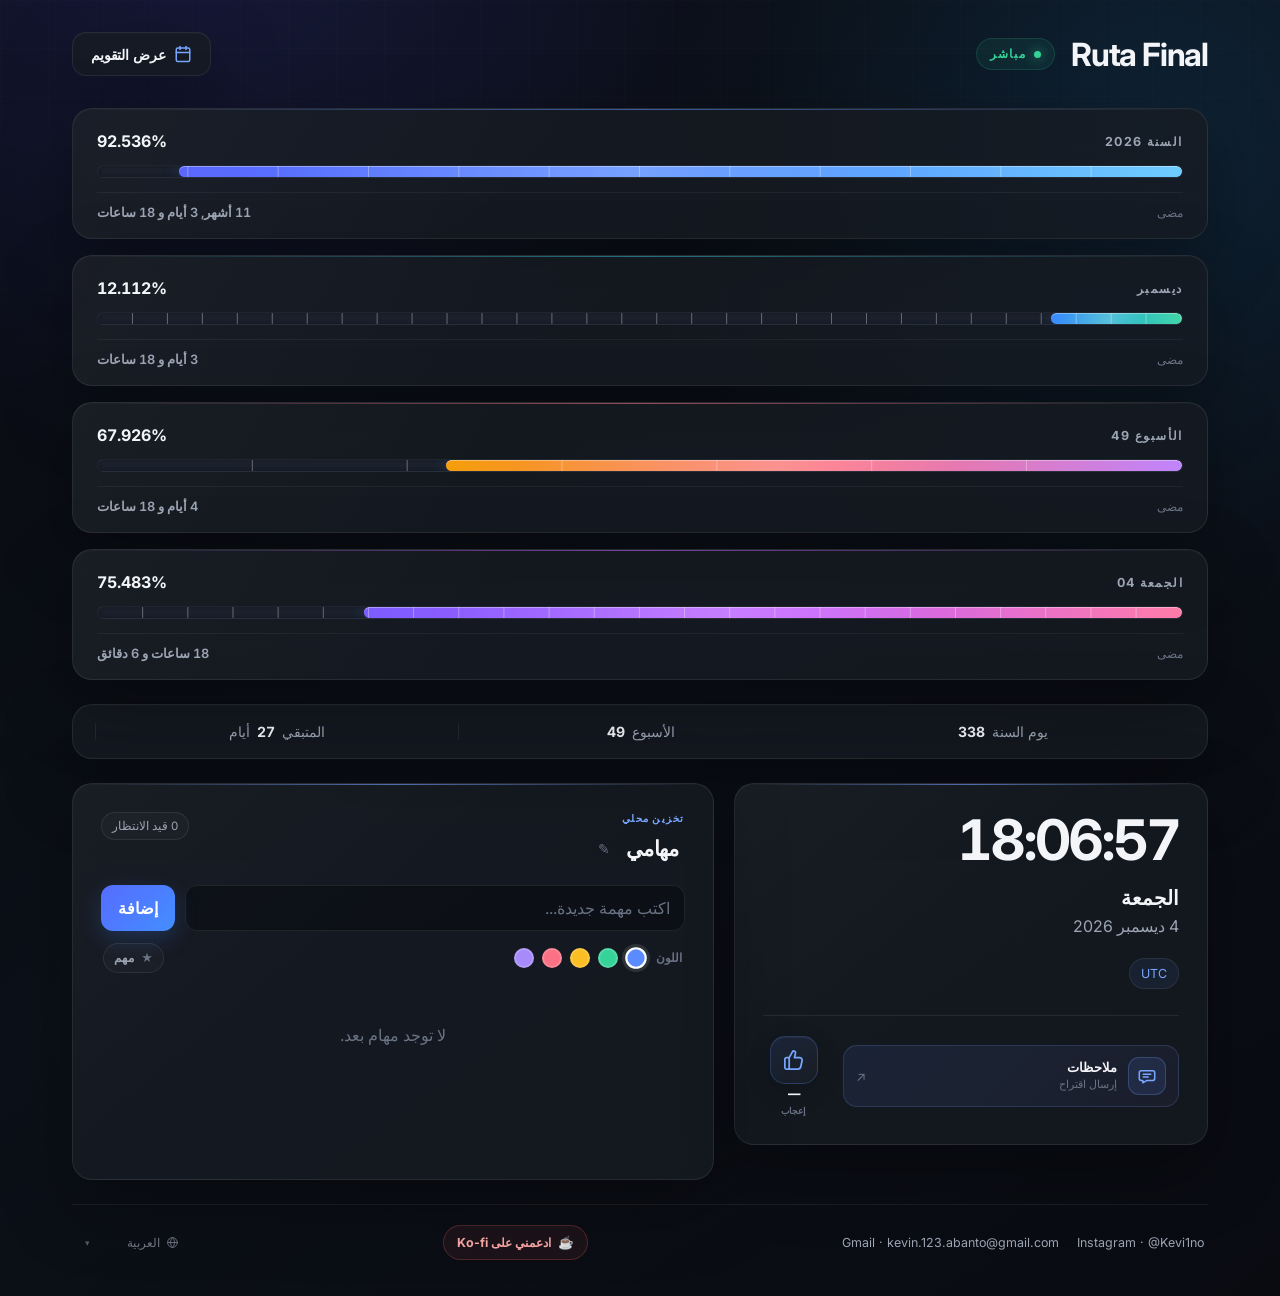
<file: ar/index.html>
<!DOCTYPE html>
<html lang="ar" dir="rtl" data-locale-code="ar" data-build="standalone-v14-i18n">
<head>
    <meta charset="UTF-8">

    <meta
        name="viewport"
        content="width=device-width, initial-scale=1.0"
    >

    <!-- SEO principal: traducir estos metadatos en cada versión de idioma -->
    <title>تقدّم السنة والشهر والأسبوع واليوم | RutaFinal</title>

    <meta
        name="description"
        content="شاهد لحظيًا مقدار ما مضى وما تبقّى من السنة والشهر والأسبوع واليوم. نظّم مهامك وأضف ملاحظات لكل يوم في التقويم."
    >

    <meta
        name="robots"
        content="index, follow, max-image-preview:large, max-snippet:-1, max-video-preview:-1"
    >

    <link rel="canonical" href="https://big-strategy.com/ar/">

    <link rel="alternate" hreflang="es" href="https://big-strategy.com/">
    <link rel="alternate" hreflang="en" href="https://big-strategy.com/en/">
    <link rel="alternate" hreflang="pt-BR" href="https://big-strategy.com/pt/">
    <link rel="alternate" hreflang="zh-Hans" href="https://big-strategy.com/zh/">
    <link rel="alternate" hreflang="ja" href="https://big-strategy.com/ja/">
    <link rel="alternate" hreflang="ko" href="https://big-strategy.com/ko/">
    <link rel="alternate" hreflang="de" href="https://big-strategy.com/de/">
    <link rel="alternate" hreflang="fr" href="https://big-strategy.com/fr/">
    <link rel="alternate" hreflang="it" href="https://big-strategy.com/it/">
    <link rel="alternate" hreflang="hi" href="https://big-strategy.com/hi/">
    <link rel="alternate" hreflang="ar" href="https://big-strategy.com/ar/">
    <link rel="alternate" hreflang="ru" href="https://big-strategy.com/ru/">
    <link rel="alternate" hreflang="x-default" href="https://big-strategy.com/">

    <!-- Identidad visual compartida por todos los idiomas -->
    <link rel="icon" href="/favicon.ico">
    <link rel="icon" type="image/png" sizes="48x48" href="/favicon-48x48.png">
    <link rel="icon" type="image/png" sizes="32x32" href="/favicon-32x32.png">
    <link rel="icon" type="image/png" sizes="16x16" href="/favicon-16x16.png">
    <link rel="apple-touch-icon" sizes="180x180" href="/apple-touch-icon.png">
    <link rel="manifest" href="/site.webmanifest">

    <meta name="application-name" content="RutaFinal">
    <meta name="apple-mobile-web-app-title" content="RutaFinal">
    <meta name="theme-color" content="#090b11">
    <meta name="color-scheme" content="dark">

    <!-- Vista previa al compartir; el texto se localizará por idioma -->
    <meta property="og:type" content="website">
    <meta property="og:site_name" content="RutaFinal">
    <meta property="og:locale" content="ar_SA">
    <meta property="og:url" content="https://big-strategy.com/ar/">
    <meta property="og:title" content="تقدّم السنة والشهر والأسبوع واليوم | RutaFinal">
    <meta property="og:description" content="شاهد لحظيًا مقدار ما مضى وما تبقّى من السنة والشهر والأسبوع واليوم. نظّم مهامك وأضف ملاحظات لكل يوم في التقويم.">

    <meta name="twitter:card" content="summary">
    <meta name="twitter:title" content="تقدّم السنة والشهر والأسبوع واليوم | RutaFinal">
    <meta name="twitter:description" content="شاهد لحظيًا مقدار ما مضى وما تبقّى من السنة والشهر والأسبوع واليوم. نظّم مهامك وأضف ملاحظات لكل يوم في التقويم.">

    <script type="application/ld+json">
    {
        "@context": "https://schema.org",
        "@type": "WebApplication",
        "name": "RutaFinal",
        "url": "https://big-strategy.com/ar/",
        "description": "شاهد لحظيًا مقدار ما مضى وما تبقّى من السنة والشهر والأسبوع واليوم. نظّم مهامك وأضف ملاحظات لكل يوم في التقويم.",
        "applicationCategory": "ProductivityApplication",
        "operatingSystem": "Any",
        "browserRequirements": "Requires JavaScript",
        "inLanguage": "ar",
        "isAccessibleForFree": true,
        "featureList": [
            "تقدّم السنة والشهر والأسبوع واليوم في الوقت الفعلي",
            "عرض الوقت المنقضي والمتبقي",
            "حفظ المهام الشخصية على الجهاز",
            "تقويم سنوي مع ملاحظات لكل يوم"
        ]
    }
    </script>

    

    <!-- Fuente Inter -->
    <link rel="preconnect" href="https://fonts.googleapis.com">

    <link
        rel="preconnect"
        href="https://fonts.gstatic.com"
        crossorigin
    >

    <link
        href="https://fonts.googleapis.com/css2?family=Inter:wght@300;400;500;600;700&display=swap"
        rel="stylesheet"
    >

    <!-- Estilos -->

    <!-- Estilos integrados: versión autónoma -->
    <style>
/* ==========================================
   VARIABLES
========================================== */

:root {
    --background: #090b11;
    --surface: rgba(23, 27, 35, 0.82);
    --surface-strong: #171b23;
    --surface-hover: #1d222c;

    --border: rgba(255, 255, 255, 0.08);
    --border-strong: rgba(255, 255, 255, 0.12);

    --text: #f3f5f8;
    --text-secondary: #9ca5b4;
    --text-muted: #697384;

    --primary: #5b8cff;
    --primary-soft: #79a7ff;
    --green: #36d399;

    --radius: 20px;

    --shadow:
        0 24px 70px rgba(0, 0, 0, 0.34),
        inset 0 1px 0 rgba(255, 255, 255, 0.025);
}


/* ==========================================
   RESET
========================================== */

*,
*::before,
*::after {
    margin: 0;
    padding: 0;
    box-sizing: border-box;
}

html {
    scroll-behavior: smooth;
}

button,
input {
    font: inherit;
}

button {
    border: none;
}

body {
    min-height: 100vh;

    font-family: "Inter", sans-serif;
    color: var(--text);

    background:
        radial-gradient(
            circle at 15% -10%,
            rgba(86, 92, 255, 0.18),
            transparent 34%
        ),
        radial-gradient(
            circle at 90% 10%,
            rgba(30, 166, 255, 0.12),
            transparent 30%
        ),
        linear-gradient(
            145deg,
            #090b11 0%,
            #0c1018 48%,
            #090b11 100%
        );

    -webkit-font-smoothing: antialiased;
    text-rendering: optimizeLegibility;
}

body::before {
    content: "";

    position: fixed;
    inset: 0;

    pointer-events: none;

    background-image:
        linear-gradient(
            rgba(255, 255, 255, 0.012) 1px,
            transparent 1px
        ),
        linear-gradient(
            90deg,
            rgba(255, 255, 255, 0.012) 1px,
            transparent 1px
        );

    background-size: 48px 48px;

    mask-image:
        linear-gradient(
            to bottom,
            black,
            transparent 85%
        );
}


/* ==========================================
   APP
========================================== */

.app {
    position: relative;
    z-index: 1;

    width: min(1200px, 100%);
    margin: 0 auto;
    padding: 32px;
}


/* ==========================================
   HEADER
========================================== */

.header {
    display: flex;
    align-items: center;
    justify-content: space-between;

    margin-bottom: 32px;
}

.logo {
    display: flex;
    align-items: center;
    gap: 16px;
}

.logo h1 {
    font-size: clamp(1.6rem, 3vw, 2rem);
    font-weight: 700;
    letter-spacing: -1.2px;
}

.live-badge {
    display: flex;
    align-items: center;
    gap: 8px;

    padding: 8px 13px;

    border: 1px solid rgba(54, 211, 153, 0.16);
    border-radius: 999px;

    background: rgba(54, 211, 153, 0.08);
    color: var(--green);

    font-size: 0.72rem;
    font-weight: 700;
    letter-spacing: 0.08em;
}

.live-dot {
    width: 7px;
    height: 7px;

    border-radius: 50%;
    background: var(--green);

    box-shadow: 0 0 12px rgba(54, 211, 153, 0.75);

    animation: pulse 2s infinite;
}

.settings-button,
.calendar-view-button {
    display: inline-flex;
    align-items: center;
    gap: 9px;

    padding: 0 18px;
    height: 44px;

    border: 1px solid var(--border);
    border-radius: 14px;

    cursor: pointer;

    background: var(--surface);
    color: var(--text);

    font-size: 0.88rem;
    font-weight: 600;
    letter-spacing: -0.01em;

    box-shadow: var(--shadow);

    transition:
        transform 180ms ease,
        background 180ms ease,
        border-color 180ms ease,
        box-shadow 180ms ease;
}

.settings-button:hover,
.calendar-view-button:hover {
    transform: translateY(-2px);

    background: var(--surface-hover);
    border-color: rgba(91, 140, 255, 0.45);
    box-shadow:
        0 10px 24px rgba(0, 0, 0, 0.35),
        0 0 16px rgba(91, 140, 255, 0.18);
}

.calendar-view-button:active {
    transform: translateY(0);
}

.calendar-view-button:focus-visible {
    outline: 3px solid rgba(121, 167, 255, 0.48);
    outline-offset: 3px;
}

.calendar-view-btn-icon {
    display: flex;
    align-items: center;
    justify-content: center;
    color: var(--primary-soft);
    flex-shrink: 0;
}

.calendar-view-btn-icon svg {
    width: 18px;
    height: 18px;
    stroke: currentColor;
}

.calendar-view-btn-text {
    white-space: nowrap;
}

/* ==========================================
   CALENDAR MODAL - MINIMALIST 4x3
========================================== */

.calendar-modal {
    position: fixed;
    inset: 0;
    z-index: 1000;

    display: flex;
    align-items: center;
    justify-content: center;

    padding: 16px;

    opacity: 0;
    visibility: hidden;
    pointer-events: none;

    transition:
        opacity 220ms ease,
        visibility 220ms ease;
}

.calendar-modal.is-open {
    opacity: 1;
    visibility: visible;
    pointer-events: auto;
}

.calendar-modal-backdrop {
    position: absolute;
    inset: 0;

    background: rgba(4, 6, 12, 0.85);
    backdrop-filter: blur(14px);
    -webkit-backdrop-filter: blur(14px);
}

.calendar-modal-dialog {
    position: relative;
    z-index: 1;

    display: flex;
    flex-direction: column;

    width: min(1560px, 96vw);
    max-height: 94vh;

    border: 1px solid var(--border-strong);
    border-radius: var(--radius);

    background:
        radial-gradient(
            circle at 10% 0%,
            rgba(255, 122, 112, 0.08),
            transparent 35%
        ),
        radial-gradient(
            circle at 90% 10%,
            rgba(91, 140, 255, 0.08),
            transparent 35%
        ),
        linear-gradient(
            165deg,
            #11151f 0%,
            #0b0e15 100%
        );

    box-shadow:
        0 32px 80px rgba(0, 0, 0, 0.7),
        0 0 0 1px rgba(255, 255, 255, 0.06);

    transform: scale(0.96) translateY(12px);
    transition: transform 240ms cubic-bezier(0.16, 1, 0.3, 1);
    overflow: hidden;
}

.calendar-modal.is-open .calendar-modal-dialog {
    transform: scale(1) translateY(0);
}

/* Header */
.calendar-modal-header {
    display: flex;
    align-items: center;
    justify-content: space-between;
    gap: 16px;

    padding: 16px 24px 12px;
    border-bottom: 1px solid rgba(255, 255, 255, 0.06);
}

.calendar-modal-title {
    display: flex;
    align-items: baseline;
    gap: 8px;

    font-size: clamp(1.3rem, 2.6vw, 1.75rem);
    font-weight: 700;
    letter-spacing: -0.02em;
    line-height: 1;
}

.calendar-title-year {
    color: #ff7a70;
    font-weight: 800;
}

.calendar-title-name {
    color: var(--text);
}

.calendar-modal-close {
    display: grid;
    place-items: center;

    width: 36px;
    height: 36px;

    border: 1px solid var(--border);
    border-radius: 10px;

    cursor: pointer;

    background: var(--surface);
    color: var(--text-secondary);

    font-size: 1.05rem;

    transition:
        transform 180ms ease,
        background 180ms ease,
        color 180ms ease,
        border-color 180ms ease;
}

.calendar-modal-close:hover {
    transform: scale(1.08);
    background: rgba(239, 68, 68, 0.16);
    color: #f87171;
    border-color: rgba(239, 68, 68, 0.4);
}

.calendar-modal-close:focus-visible {
    outline: 3px solid rgba(239, 68, 68, 0.4);
    outline-offset: 2px;
}

/* Modal Body */
.calendar-modal-body {
    padding: 14px 20px 16px;
    overflow-y: auto;
    overscroll-behavior: contain;
    display: flex;
    flex-direction: column;
    gap: 14px;
}

.calendar-modal-body::-webkit-scrollbar {
    width: 6px;
}

.calendar-modal-body::-webkit-scrollbar-track {
    background: rgba(255, 255, 255, 0.02);
}

.calendar-modal-body::-webkit-scrollbar-thumb {
    background: rgba(255, 255, 255, 0.14);
    border-radius: 999px;
}

/* 12 Months Grid: Desktop 6 columns x 2 rows (Enero - Junio / Julio - Diciembre) */
.calendar-months-grid {
    display: grid;
    grid-template-columns: repeat(6, 1fr);
    grid-template-rows: repeat(2, auto);
    gap: 14px 18px;
    width: 100%;
}

.month-card {
    display: flex;
    flex-direction: column;
    padding: 4px 6px 8px;
    background: transparent;
    border-radius: 10px;
    transition: background 160ms ease;
}

.month-card:hover {
    background: rgba(255, 255, 255, 0.02);
}

.month-card-header {
    display: flex;
    align-items: center;
    justify-content: flex-start;
    margin-bottom: 6px;
}

.month-name {
    font-size: 0.88rem;
    font-weight: 700;
    color: var(--text);
    text-transform: capitalize;
    letter-spacing: -0.01em;
}

/* Weekday header row */
.month-weekdays {
    display: grid;
    grid-template-columns: repeat(7, 1fr);
    gap: 1px;
    margin-bottom: 4px;
}

.month-weekday {
    text-align: center;
    font-size: 0.62rem;
    font-weight: 600;
    color: var(--text-muted);
    text-transform: capitalize;
}

/* Days grid */
.month-days-grid {
    display: grid;
    grid-template-columns: repeat(7, 1fr);
    gap: 2px 1px;
}

.day-cell {
    position: relative;
    aspect-ratio: 1 / 1;

    display: flex;
    align-items: center;
    justify-content: center;

    border-radius: 5px;
    font-size: 0.72rem;
    font-weight: 500;
    font-variant-numeric: tabular-nums;
    color: var(--text);
    border: 1px solid transparent;

    transition: transform 120ms ease, background 120ms ease, border-color 120ms ease;
}

.day-cell.is-empty {
    pointer-events: none;
    background: transparent;
}

.day-cell .day-number {
    position: relative;
    z-index: 1;
    line-height: 1;
}

/* Clickable Day (Hoy y fechas futuras) */
.day-cell.is-clickable {
    cursor: pointer;
}

.day-cell.is-clickable:hover {
    background: rgba(255, 255, 255, 0.08);
    transform: scale(1.16);
    z-index: 4;
}

.day-cell.is-clickable:focus-visible {
    outline: 2px solid #5b8cff;
    outline-offset: 1px;
    z-index: 4;
}

/* Day with Note: Star indicator without covering number */
.day-cell.has-note {
    border-color: rgba(245, 158, 11, 0.35);
}

.day-cell.has-note:not(.is-today) {
    background: rgba(245, 158, 11, 0.08);
}

.day-note-star {
    position: absolute;
    top: 1px;
    right: 2px;
    z-index: 3;
    font-size: 0.52rem;
    color: #fbbf24;
    line-height: 1;
    pointer-events: none;
    text-shadow: 0 0 4px rgba(251, 191, 36, 0.7);
}

/* Past Day (Con X roja y número claramente visible) */
.day-cell.is-past {
    color: var(--text);
}

.day-cell.is-past .day-number {
    color: #f3f5f8;
    font-weight: 600;
}

.day-cell.is-past .day-x-mark {
    position: absolute;
    inset: 0;
    z-index: 2;
    display: flex;
    align-items: center;
    justify-content: center;
    color: #ef4444;
    font-size: 0.92em;
    font-weight: 700;
    line-height: 1;
    pointer-events: none;
    opacity: 0.88;
}

.day-cell.is-past:hover {
    background: rgba(239, 68, 68, 0.18);
    transform: scale(1.18);
    z-index: 5;
}

/* Today (Highlighted) */
.day-cell.is-today {
    background: #5b8cff;
    border-radius: 50%;
    color: #ffffff;
    font-weight: 700;
    box-shadow: 0 0 8px rgba(91, 140, 255, 0.65);
    z-index: 3;
}

.day-cell.is-today .day-number {
    color: #ffffff;
}

.day-cell.is-today:hover {
    transform: scale(1.22);
    z-index: 5;
}

/* Future Day */
.day-cell.is-future {
    color: var(--text-secondary);
}

.day-cell.is-future:hover {
    background: rgba(255, 255, 255, 0.08);
    color: var(--text);
    transform: scale(1.18);
    z-index: 5;
}

/* Bottom Stats & Legend */
.calendar-modal-bottom {
    display: flex;
    align-items: center;
    justify-content: space-between;
    flex-wrap: wrap;
    gap: 12px 16px;

    padding-top: 14px;
    border-top: 1px solid rgba(255, 255, 255, 0.08);
}

.calendar-modal-stats {
    display: flex;
    align-items: center;
    gap: 10px;
    flex-wrap: wrap;
}

.calendar-stat-pill {
    display: inline-flex;
    align-items: center;
    gap: 8px;

    padding: 7px 14px;

    border: 1px solid var(--border);
    border-radius: 12px;

    background: var(--surface);
    font-size: 0.8rem;
    transition: transform 140ms ease, background 140ms ease;
}

.calendar-stat-pill.is-elapsed {
    border-color: rgba(239, 68, 68, 0.28);
    background: rgba(239, 68, 68, 0.08);
}

.calendar-stat-pill.is-today {
    border-color: rgba(91, 140, 255, 0.35);
    background: rgba(91, 140, 255, 0.1);
}

.calendar-stat-pill.is-remaining {
    border-color: rgba(54, 211, 153, 0.28);
    background: rgba(54, 211, 153, 0.08);
}

.calendar-stat-label {
    display: inline-flex;
    align-items: center;
    gap: 6px;
    color: var(--text-secondary);
    font-weight: 600;
}

.calendar-stat-dot {
    display: inline-block;
    width: 6px;
    height: 6px;
    border-radius: 50%;
    flex-shrink: 0;
}

.calendar-stat-pill.is-elapsed .calendar-stat-dot {
    background: #ef4444;
    box-shadow: 0 0 6px #ef4444;
}

.calendar-stat-pill.is-today .calendar-stat-dot {
    background: #5b8cff;
    box-shadow: 0 0 6px #5b8cff;
}

.calendar-stat-pill.is-remaining .calendar-stat-dot {
    background: #36d399;
    box-shadow: 0 0 6px #36d399;
}

.calendar-stat-values {
    display: inline-flex;
    align-items: baseline;
    gap: 5px;
}

.calendar-stat-val {
    color: var(--text);
    font-weight: 700;
    font-variant-numeric: tabular-nums;
}

.calendar-stat-pill.is-elapsed .calendar-stat-val {
    color: #fca5a5;
}

.calendar-stat-pill.is-today .calendar-stat-val {
    color: #93c5fd;
}

.calendar-stat-pill.is-remaining .calendar-stat-val {
    color: #6ee7b7;
}

.calendar-stat-percent {
    color: var(--text-muted);
    font-size: 0.74rem;
    font-weight: 500;
}

/* Legend */
.calendar-legend {
    display: inline-flex;
    align-items: center;
    gap: 16px;
    flex-wrap: wrap;
    font-size: 0.76rem;
    color: var(--text-secondary);
}

.calendar-legend-item {
    display: inline-flex;
    align-items: center;
    gap: 6px;
}

.legend-bullet {
    display: inline-flex;
    align-items: center;
    justify-content: center;
    width: 16px;
    height: 16px;
    border-radius: 4px;
    font-size: 0.68rem;
    font-weight: 800;
}

.legend-bullet.is-past {
    color: #ef4444;
    background: rgba(239, 68, 68, 0.16);
    border: 1px solid rgba(239, 68, 68, 0.35);
}

.legend-bullet.is-today {
    background: #5b8cff;
    border-radius: 50%;
    color: #ffffff;
    box-shadow: 0 0 6px rgba(91, 140, 255, 0.6);
}

.legend-bullet.is-remaining {
    background: rgba(255, 255, 255, 0.06);
    border: 1px solid rgba(255, 255, 255, 0.12);
    color: var(--text-muted);
}

.legend-bullet.is-note {
    background: rgba(245, 158, 11, 0.16);
    border: 1px solid rgba(245, 158, 11, 0.4);
    color: #fbbf24;
}

/* Responsive: Mobile & Tablet (3 columnas de meses y cuadros inferiores adaptados) */
@media (max-width: 960px) {
    .calendar-modal {
        padding: 8px;
    }

    .calendar-modal-dialog {
        width: 100%;
        max-height: 98vh;
        border-radius: 14px;
    }

    .calendar-modal-header {
        padding: 10px 14px 8px;
    }

    .calendar-modal-title {
        font-size: 1.15rem;
    }

    .calendar-modal-close {
        width: 32px;
        height: 32px;
        font-size: 0.95rem;
    }

    .calendar-modal-body {
        padding: 10px 12px 12px;
        gap: 10px;
    }

    /* 3 columnas x 4 filas en celular y tablet */
    .calendar-months-grid {
        grid-template-columns: repeat(3, 1fr);
        grid-template-rows: repeat(4, auto);
        gap: 8px 10px;
    }

    .month-card {
        padding: 3px 4px 6px;
    }

    .month-card-header {
        margin-bottom: 4px;
    }

    .month-name {
        font-size: 0.78rem;
    }

    .month-weekdays {
        gap: 1px;
        margin-bottom: 2px;
    }

    .month-weekday {
        font-size: 0.58rem;
    }

    .month-days-grid {
        gap: 2px 1px;
    }

    .day-cell {
        font-size: 0.68rem;
        border-radius: 4px;
    }

    .day-cell.is-past .day-x-mark {
        font-size: 0.92em;
    }

    .day-note-star {
        top: 1px;
        right: 1px;
        font-size: 0.46rem;
    }

    /* Cuadros finales de información: 100% responsive para celular */
    .calendar-modal-bottom {
        display: flex;
        flex-direction: column;
        gap: 8px;
        padding-top: 10px;
        border-top: 1px solid rgba(255, 255, 255, 0.08);
        width: 100%;
    }

    .calendar-modal-stats {
        display: grid;
        grid-template-columns: repeat(3, 1fr);
        gap: 6px;
        width: 100%;
    }

    .calendar-stat-pill {
        display: flex;
        flex-direction: column;
        align-items: center;
        justify-content: center;
        text-align: center;
        padding: 7px 4px 6px;
        border-radius: 10px;
        gap: 3px;
        min-width: 0;
        width: 100%;
    }

    .calendar-stat-label {
        font-size: 0.62rem;
        font-weight: 600;
        text-transform: uppercase;
        letter-spacing: 0.02em;
        gap: 4px;
        white-space: nowrap;
        overflow: hidden;
        text-overflow: ellipsis;
        max-width: 100%;
    }

    .calendar-stat-dot {
        width: 5px;
        height: 5px;
    }

    .calendar-stat-values {
        display: flex;
        align-items: baseline;
        justify-content: center;
        gap: 3px;
        flex-wrap: wrap;
    }

    .calendar-stat-val {
        font-size: 0.88rem;
        font-weight: 800;
        line-height: 1.1;
    }

    .calendar-stat-percent {
        font-size: 0.62rem;
        line-height: 1;
    }

    .calendar-legend {
        display: flex;
        align-items: center;
        justify-content: center;
        flex-wrap: wrap;
        gap: 6px 12px;
        padding: 6px 8px;
        border-radius: 10px;
        background: rgba(255, 255, 255, 0.03);
        border: 1px solid rgba(255, 255, 255, 0.05);
        font-size: 0.66rem;
        width: 100%;
    }

    .legend-bullet {
        width: 13px;
        height: 13px;
        font-size: 0.6rem;
    }
}

@media (max-width: 480px) {
    .calendar-months-grid {
        gap: 6px 6px;
    }

    .month-name {
        font-size: 0.72rem;
    }

    .month-weekday {
        font-size: 0.52rem;
    }

    .day-cell {
        font-size: 0.62rem;
    }

    .day-note-star {
        top: 0px;
        right: 1px;
        font-size: 0.42rem;
    }

    .calendar-modal-stats {
        gap: 4px;
    }

    .calendar-stat-pill {
        padding: 6px 2px 5px;
    }

    .calendar-stat-label {
        font-size: 0.58rem;
        gap: 3px;
    }

    .calendar-stat-val {
        font-size: 0.82rem;
    }

    .calendar-stat-percent {
        font-size: 0.58rem;
    }

    .calendar-legend {
        font-size: 0.62rem;
        gap: 4px 8px;
        padding: 4px 6px;
    }
}

/* ==========================================
   CALENDAR NOTE MODAL
========================================== */

.calendar-note-modal {
    position: fixed;
    inset: 0;
    z-index: 1050;

    display: flex;
    align-items: center;
    justify-content: center;

    padding: 16px;

    opacity: 0;
    visibility: hidden;
    pointer-events: none;

    transition:
        opacity 200ms ease,
        visibility 200ms ease;
}

.calendar-note-modal.is-open {
    opacity: 1;
    visibility: visible;
    pointer-events: auto;
}

.calendar-note-backdrop {
    position: absolute;
    inset: 0;

    background: rgba(4, 6, 12, 0.78);
    backdrop-filter: blur(8px);
    -webkit-backdrop-filter: blur(8px);
}

.calendar-note-dialog {
    position: relative;
    z-index: 1;

    width: min(440px, 100%);

    border: 1px solid var(--border-strong);
    border-radius: 18px;

    background:
        radial-gradient(
            circle at 10% 0%,
            rgba(245, 158, 11, 0.08),
            transparent 40%
        ),
        linear-gradient(
            165deg,
            #171c28 0%,
            #0e121a 100%
        );

    box-shadow:
        0 24px 60px rgba(0, 0, 0, 0.75),
        0 0 0 1px rgba(255, 255, 255, 0.06);

    transform: scale(0.95) translateY(8px);
    transition: transform 200ms cubic-bezier(0.16, 1, 0.3, 1);
    overflow: hidden;
}

.calendar-note-modal.is-open .calendar-note-dialog {
    transform: scale(1) translateY(0);
}

.calendar-note-header {
    display: flex;
    align-items: center;
    justify-content: space-between;
    gap: 12px;

    padding: 16px 20px 12px;
    border-bottom: 1px solid rgba(255, 255, 255, 0.06);
}

.calendar-note-header-info {
    display: flex;
    align-items: center;
    gap: 8px;
}

.calendar-note-icon {
    display: grid;
    place-items: center;
    width: 28px;
    height: 28px;
    border-radius: 8px;
    background: rgba(245, 158, 11, 0.15);
    border: 1px solid rgba(245, 158, 11, 0.35);
    color: #fbbf24;
    font-size: 0.9rem;
}

.calendar-note-title {
    font-size: 1.05rem;
    font-weight: 700;
    color: var(--text);
    letter-spacing: -0.01em;
}

.calendar-note-close {
    display: grid;
    place-items: center;
    width: 32px;
    height: 32px;
    border: 1px solid var(--border);
    border-radius: 8px;
    cursor: pointer;
    background: var(--surface);
    color: var(--text-secondary);
    font-size: 0.95rem;
    transition:
        transform 160ms ease,
        background 160ms ease,
        color 160ms ease,
        border-color 160ms ease;
}

.calendar-note-close:hover {
    transform: scale(1.08);
    background: rgba(239, 68, 68, 0.16);
    color: #f87171;
    border-color: rgba(239, 68, 68, 0.4);
}

.calendar-note-close:focus-visible {
    outline: 3px solid rgba(239, 68, 68, 0.4);
    outline-offset: 2px;
}

.calendar-note-form {
    display: flex;
    flex-direction: column;
    gap: 12px;
    padding: 16px 20px 20px;
}

.calendar-note-date-display {
    font-size: 0.82rem;
    font-weight: 600;
    color: #93c5fd;
    text-transform: capitalize;
}

.calendar-note-input {
    width: 100%;
    min-height: 100px;
    padding: 12px 14px;
    border-radius: 12px;
    border: 1px solid var(--border);
    background: rgba(255, 255, 255, 0.03);
    color: var(--text);
    font-family: inherit;
    font-size: 0.88rem;
    line-height: 1.5;
    resize: vertical;
    transition: border-color 160ms ease, background 160ms ease, box-shadow 160ms ease;
}

.calendar-note-input::placeholder {
    color: var(--text-muted);
}

.calendar-note-input:focus {
    outline: none;
    border-color: rgba(91, 140, 255, 0.55);
    background: rgba(255, 255, 255, 0.05);
    box-shadow: 0 0 0 3px rgba(91, 140, 255, 0.18);
}

.calendar-note-actions {
    display: flex;
    align-items: center;
    justify-content: flex-end;
    gap: 10px;
    margin-top: 4px;
}

.calendar-note-save-btn {
    display: inline-flex;
    align-items: center;
    justify-content: center;
    padding: 8px 18px;
    border: none;
    border-radius: 10px;
    background: linear-gradient(135deg, #3b82f6 0%, #2563eb 100%);
    color: #ffffff;
    font-family: inherit;
    font-size: 0.84rem;
    font-weight: 600;
    cursor: pointer;
    box-shadow: 0 4px 12px rgba(37, 99, 235, 0.35);
    transition: transform 160ms ease, box-shadow 160ms ease, filter 160ms ease;
}

.calendar-note-save-btn:hover {
    transform: translateY(-1px);
    filter: brightness(1.1);
    box-shadow: 0 6px 16px rgba(37, 99, 235, 0.45);
}

.calendar-note-save-btn:active {
    transform: translateY(0);
}

.calendar-note-delete-btn {
    display: inline-flex;
    align-items: center;
    justify-content: center;
    padding: 8px 14px;
    border: 1px solid rgba(239, 68, 68, 0.3);
    border-radius: 10px;
    background: rgba(239, 68, 68, 0.1);
    color: #fca5a5;
    font-family: inherit;
    font-size: 0.84rem;
    font-weight: 600;
    cursor: pointer;
    transition: transform 160ms ease, background 160ms ease, border-color 160ms ease;
}

.calendar-note-delete-btn:hover {
    transform: translateY(-1px);
    background: rgba(239, 68, 68, 0.2);
    border-color: rgba(239, 68, 68, 0.5);
    color: #f87171;
}

.calendar-note-delete-btn:active {
    transform: translateY(0);
}


/* ==========================================
   PROGRESS
========================================== */

.progress-panel {
    display: flex;
    flex-direction: column;
    gap: 16px;
}

.progress-card {
    --bar-start: #5a67ff;
    --bar-middle: #548fff;
    --bar-end: #6ecbff;

    position: relative;
    overflow: hidden;

    cursor: pointer;
    outline: none;

    padding: 22px 24px 18px;

    border: 1px solid var(--border);
    border-radius: var(--radius);

    background:
        linear-gradient(
            120deg,
            rgba(255, 255, 255, 0.025),
            transparent 38%
        ),
        var(--surface);

    box-shadow: var(--shadow);

    transition:
        transform 200ms ease,
        border-color 200ms ease,
        background 200ms ease;
}

.progress-card:focus-visible {
    border-color: rgba(121, 167, 255, 0.68);

    box-shadow:
        0 0 0 3px rgba(91, 140, 255, 0.14),
        var(--shadow);
}

.progress-card > .progress-info,
.progress-card > .progress-bar,
.progress-card > .progress-detail {
    will-change: transform, opacity, filter;
}

.progress-card.is-switching > .progress-info,
.progress-card.is-switching > .progress-bar,
.progress-card.is-switching > .progress-detail {
    animation:
        progress-out-left 170ms ease-in forwards;
}

.progress-card.is-entering > .progress-info,
.progress-card.is-entering > .progress-bar,
.progress-card.is-entering > .progress-detail {
    animation:
        progress-in-right 260ms cubic-bezier(0.22, 1, 0.36, 1) both;
}

.progress-card.is-remaining {
    background:
        linear-gradient(
            120deg,
            rgba(91, 140, 255, 0.075),
            transparent 42%
        ),
        var(--surface);
}

.progress-card:nth-child(2) {
    --bar-start: #3d8bfd;
    --bar-middle: #2ab7ca;
    --bar-end: #41d7a7;
}

.progress-card:nth-child(3) {
    --bar-start: #f59e0b;
    --bar-middle: #fb7185;
    --bar-end: #c084fc;
}

.progress-card:nth-child(4) {
    --bar-start: #7c5cff;
    --bar-middle: #c35fff;
    --bar-end: #ff7ca8;
}

.progress-card::before {
    content: "";

    position: absolute;
    top: 0;
    left: 24px;
    right: 24px;

    height: 1px;

    background:
        linear-gradient(
            90deg,
            transparent,
            var(--bar-middle),
            transparent
        );

    opacity: 0.55;
}

.progress-card:hover {
    transform: translateY(-2px);

    border-color: var(--border-strong);

    background:
        linear-gradient(
            120deg,
            rgba(255, 255, 255, 0.04),
            transparent 42%
        ),
        var(--surface-hover);
}

.progress-info {
    display: flex;
    align-items: center;
    justify-content: space-between;
    gap: 20px;

    margin-bottom: 14px;
}

.progress-title {
    color: var(--text-secondary);

    font-size: 0.78rem;
    font-weight: 700;
    letter-spacing: 0.12em;
}

.progress-value {
    color: var(--text);

    font-size: 1rem;
    font-weight: 700;
    font-variant-numeric: tabular-nums;
}

.progress-bar {
    --segments: 12;

    position: relative;

    width: 100%;
    height: 13px;

    overflow: hidden;

    border: 1px solid rgba(255, 255, 255, 0.035);
    border-radius: 999px;

    background:
        linear-gradient(
            180deg,
            #202734,
            #171d27
        );

    box-shadow:
        inset 0 2px 5px rgba(0, 0, 0, 0.3);
}
.progress-bar::after {
    content: "";

    position: absolute;
    inset: 0;

    pointer-events: none;
    border-radius: inherit;

    background-image:
        linear-gradient(
            to right,
            transparent calc(100% - 1px),
            rgba(255, 255, 255, 0.45) calc(100% - 1px)
        );

    background-size: calc(100% / var(--segments)) 100%;
    background-repeat: repeat-x;

    opacity: 0.75;
}
.progress-fill {
    position: relative;

    width: 0%;
    height: 100%;

    overflow: hidden;

    border-radius: inherit;

    background:
        linear-gradient(
            90deg,
            var(--bar-start) 0%,
            var(--bar-middle) 52%,
            var(--bar-end) 100%
        );

    box-shadow:
        0 0 18px rgba(79, 140, 255, 0.3),
        inset 0 1px 0 rgba(255, 255, 255, 0.35);

    transition: width 800ms cubic-bezier(0.22, 1, 0.36, 1);
}

.progress-card.is-remaining .progress-fill {
    margin-left: auto;

    background:
        linear-gradient(
            270deg,
            var(--bar-start) 0%,
            var(--bar-middle) 52%,
            var(--bar-end) 100%
        );
}

.progress-fill::after {
    content: "";

    position: absolute;
    inset: 0;

    background:
        linear-gradient(
            110deg,
            transparent 10%,
            rgba(255, 255, 255, 0.2) 45%,
            transparent 70%
        );

    transform: translateX(-80%);
}

.progress-detail {
    display: flex;
    align-items: center;
    justify-content: space-between;
    gap: 20px;

    margin-top: 14px;
    padding-top: 12px;

    border-top: 1px solid rgba(255, 255, 255, 0.055);

    color: var(--text-muted);

    font-size: 0.78rem;
}

.progress-detail strong {
    color: var(--text-secondary);

    font-size: 0.8rem;
    font-weight: 600;
    font-variant-numeric: tabular-nums;
}


/* ==========================================
   STATUS
========================================== */

.status-card {
    display: grid;
    grid-template-columns: repeat(3, 1fr);

    margin: 24px 0;
    padding: 18px 22px;

    border: 1px solid var(--border);
    border-radius: var(--radius);

    background: var(--surface);

    color: var(--text-secondary);

    box-shadow: var(--shadow);
}

.status-card span {
    display: flex;
    align-items: center;
    justify-content: center;
    gap: 7px;

    min-width: 0;

    font-size: 0.88rem;
}

.status-card span + span {
    border-left: 1px solid rgba(255, 255, 255, 0.07);
}

.status-card strong {
    color: var(--text);
    font-variant-numeric: tabular-nums;
}


/* ==========================================
   BOTTOM
========================================== */

.bottom-grid {
    display: grid;
    grid-template-columns:
        minmax(280px, 0.85fr)
        minmax(360px, 1.15fr);

    gap: 20px;
}

.clock-card,
.tasks-card {
    position: relative;
    overflow: hidden;

    min-height: 310px;
    padding: 28px;

    border: 1px solid var(--border);
    border-radius: var(--radius);

    background:
        linear-gradient(
            140deg,
            rgba(255, 255, 255, 0.025),
            transparent 42%
        ),
        var(--surface);

    box-shadow: var(--shadow);
}

.clock-card::before,
.tasks-card::before {
    content: "";

    position: absolute;
    top: 0;
    left: 26px;
    right: 26px;

    height: 1px;

    background:
        linear-gradient(
            90deg,
            transparent,
            rgba(116, 156, 255, 0.62),
            transparent
        );
}


/* ==========================================
   CLOCK
========================================== */

.clock-card {
    display: flex;
    flex-direction: column;
    justify-content: center;
}

.clock {
    margin-bottom: 18px;

    font-size: clamp(2.5rem, 5vw, 3.5rem);
    font-weight: 700;
    letter-spacing: -3px;
    line-height: 1;

    font-variant-numeric: tabular-nums;
}

.day-name {
    margin-bottom: 6px;

    font-size: 1.25rem;
    font-weight: 600;
    text-transform: capitalize;
}

.full-date {
    margin-bottom: 22px;

    color: var(--text-secondary);
    text-transform: capitalize;
}

.timezone {
    align-self: flex-start;

    display: inline-flex;
    align-items: center;

    padding: 7px 11px;

    border: 1px solid var(--border);
    border-radius: 999px;

    background: rgba(91, 140, 255, 0.08);
    color: var(--primary-soft);

    font-size: 0.78rem;
}

.engagement-panel {
    display: grid;
    grid-template-columns: minmax(0, 1fr) auto;
    align-items: center;
    gap: 18px;

    width: 100%;
    margin-top: 26px;
    padding-top: 20px;

    border-top: 1px solid rgba(255, 255, 255, 0.07);
}

.feedback-card {
    display: grid;
    grid-template-columns: 38px minmax(0, 1fr) auto;
    align-items: center;
    gap: 11px;

    min-width: 0;
    padding: 11px 12px;

    border: 1px solid rgba(121, 167, 255, 0.19);
    border-radius: 14px;

    background:
        linear-gradient(
            135deg,
            rgba(91, 140, 255, 0.1),
            rgba(167, 139, 250, 0.055)
        );

    color: var(--text);
    text-decoration: none;

    transition:
        transform 180ms ease,
        border-color 180ms ease,
        background 180ms ease,
        box-shadow 180ms ease;
}

.feedback-card:hover {
    transform: translateY(-2px);
    border-color: rgba(121, 167, 255, 0.42);
    background:
        linear-gradient(
            135deg,
            rgba(91, 140, 255, 0.16),
            rgba(167, 139, 250, 0.09)
        );
    box-shadow: 0 12px 28px rgba(0, 0, 0, 0.2);
}

.feedback-card:focus-visible,
.like-button:focus-visible {
    outline: 3px solid rgba(121, 167, 255, 0.48);
    outline-offset: 3px;
}

.feedback-card-icon {
    display: grid;
    place-items: center;

    width: 38px;
    height: 38px;

    border: 1px solid rgba(121, 167, 255, 0.24);
    border-radius: 11px;

    background: rgba(91, 140, 255, 0.12);
    color: var(--primary-soft);
}

.feedback-card-icon svg {
    width: 20px;
    height: 20px;

    fill: none;
    stroke: currentColor;
    stroke-width: 1.8;
    stroke-linecap: round;
    stroke-linejoin: round;
}

.feedback-card-copy {
    display: flex;
    flex-direction: column;
    gap: 3px;

    min-width: 0;
}

.feedback-card-copy strong {
    font-size: 0.8rem;
    line-height: 1.2;
}

.feedback-card-copy small {
    overflow: hidden;

    color: var(--text-muted);

    font-size: 0.66rem;
    line-height: 1.2;
    text-overflow: ellipsis;
    white-space: nowrap;
}

.feedback-card-arrow {
    color: var(--text-muted);

    font-size: 0.82rem;
}

.like-widget {
    display: grid;
    justify-items: center;
    gap: 3px;

    min-width: 62px;
}

.like-button {
    display: grid;
    place-items: center;

    width: 48px;
    height: 48px;

    border: 1px solid rgba(91, 140, 255, 0.25);
    border-radius: 15px;

    cursor: pointer;

    background:
        linear-gradient(
            145deg,
            rgba(91, 140, 255, 0.12),
            rgba(255, 255, 255, 0.025)
        );
    color: var(--primary-soft);

    box-shadow:
        inset 0 1px 0 rgba(255, 255, 255, 0.05),
        0 8px 24px rgba(0, 0, 0, 0.16);

    transition:
        transform 170ms ease,
        color 170ms ease,
        border-color 170ms ease,
        background 170ms ease,
        box-shadow 170ms ease;
}

.like-button:hover:not(:disabled) {
    transform: translateY(-2px) scale(1.03);
    border-color: rgba(91, 140, 255, 0.52);
}

.like-button:active:not(:disabled) {
    transform: scale(0.94);
}

.like-button.is-liked {
    border-color: rgba(91, 140, 255, 0.72);
    background:
        linear-gradient(
            145deg,
            rgba(91, 140, 255, 0.98),
            rgba(84, 111, 255, 0.88)
        );
    color: #ffffff;

    box-shadow:
        0 10px 28px rgba(76, 112, 255, 0.28),
        inset 0 1px 0 rgba(255, 255, 255, 0.25);
}

.like-button:disabled {
    cursor: wait;
    opacity: 0.62;
}

.like-icon {
    width: 23px;
    height: 23px;

    fill: none;
    stroke: currentColor;
    stroke-width: 1.8;
    stroke-linecap: round;
    stroke-linejoin: round;
}

.like-button.is-liked .like-icon {
    fill: currentColor;
}

.like-count {
    color: var(--text);

    font-size: 0.78rem;
    font-weight: 800;
    font-variant-numeric: tabular-nums;
    line-height: 1.2;
}

.like-label {
    color: var(--text-muted);

    font-size: 0.58rem;
    font-weight: 600;
}


/* ==========================================
   LOCAL TASKS
========================================== */

.tasks-header {
    display: flex;
    align-items: flex-start;
    justify-content: space-between;
    gap: 18px;

    margin-bottom: 20px;
}

.tasks-header > div {
    min-width: 0;
}

.tasks-label {
    display: block;

    margin-bottom: 7px;

    color: var(--primary-soft);

    font-size: 0.65rem;
    font-weight: 700;
    letter-spacing: 0.12em;
}

.tasks-title-row {
    display: flex;
    align-items: center;
    gap: 7px;

    min-width: 0;
}

.tasks-title {
    min-width: 40px;
    max-width: 100%;

    padding: 3px 5px;
    margin-left: -5px;

    outline: none;
    border: 1px solid transparent;
    border-radius: 8px;

    overflow: hidden;
    white-space: nowrap;

    font-size: 1.3rem;
    letter-spacing: -0.03em;

    transition:
        color 180ms ease,
        border-color 180ms ease,
        background 180ms ease,
        box-shadow 180ms ease;
}

.tasks-title:hover {
    border-color: var(--border);
    background: rgba(255, 255, 255, 0.025);
}

.tasks-title:focus {
    border-color: rgba(91, 140, 255, 0.62);
    background: rgba(8, 11, 17, 0.72);

    box-shadow:
        0 0 0 3px rgba(91, 140, 255, 0.1);
}

.edit-title-button {
    flex: 0 0 auto;

    display: grid;
    place-items: center;

    width: 27px;
    height: 27px;

    border: 1px solid transparent;
    border-radius: 8px;

    cursor: pointer;

    background: transparent;
    color: var(--text-muted);

    font-size: 0.9rem;

    transition:
        color 180ms ease,
        border-color 180ms ease,
        background 180ms ease;
}

.edit-title-button:hover {
    border-color: var(--border);
    background: rgba(255, 255, 255, 0.04);
    color: var(--primary-soft);
}

.task-count {
    flex-shrink: 0;

    padding: 6px 10px;

    border: 1px solid var(--border);
    border-radius: 999px;

    background: rgba(255, 255, 255, 0.025);
    color: var(--text-secondary);

    font-size: 0.72rem;
}

.task-form {
    display: grid;
    grid-template-columns: 1fr auto;
    gap: 10px;

    margin-bottom: 18px;
}

.task-options {
    grid-column: 1 / -1;

    display: flex;
    align-items: center;
    justify-content: space-between;
    gap: 16px;

    padding: 2px 2px 0;
}

.task-colors {
    display: flex;
    align-items: center;
    gap: 10px;

    min-width: 0;

    border: 0;
}

.task-colors legend {
    float: left;

    margin-right: 1px;

    color: var(--text-muted);

    font-size: 0.72rem;
    font-weight: 600;
}

.color-options {
    display: flex;
    align-items: center;
    gap: 8px;
}

.color-options label {
    position: relative;

    display: block;

    cursor: pointer;
}

.color-options input {
    position: absolute;

    width: 1px;
    height: 1px;

    opacity: 0;
}

.color-swatch {
    display: block;

    width: 20px;
    height: 20px;

    border: 2px solid rgba(255, 255, 255, 0.16);
    border-radius: 50%;

    transition:
        transform 160ms ease,
        border-color 160ms ease,
        box-shadow 160ms ease;
}

.color-options label:hover .color-swatch {
    transform: scale(1.12);
}

.color-options input:checked + .color-swatch {
    transform: scale(1.08);
    border-color: #ffffff;

    box-shadow:
        0 0 0 3px rgba(255, 255, 255, 0.11);
}

.color-options input:focus-visible + .color-swatch {
    outline: 2px solid var(--primary-soft);
    outline-offset: 3px;
}

.color-blue {
    background: #5b8cff;
}

.color-green {
    background: #36d399;
}

.color-amber {
    background: #fbbf24;
}

.color-red {
    background: #fb7185;
}

.color-violet {
    background: #a78bfa;
}

.important-option {
    display: inline-flex;
    align-items: center;
    gap: 7px;

    padding: 7px 10px;

    border: 1px solid var(--border);
    border-radius: 999px;

    cursor: pointer;

    background: rgba(255, 255, 255, 0.025);
    color: var(--text-secondary);

    font-size: 0.72rem;
    font-weight: 600;

    transition:
        border-color 180ms ease,
        background 180ms ease,
        color 180ms ease;
}

.important-option input {
    position: absolute;

    width: 1px;
    height: 1px;

    opacity: 0;
}

.important-icon {
    color: var(--text-muted);

    transition:
        color 180ms ease,
        filter 180ms ease;
}

.important-option:has(input:checked) {
    border-color: rgba(251, 191, 36, 0.45);
    background: rgba(251, 191, 36, 0.1);
    color: #fde68a;
}

.important-option:has(input:checked) .important-icon {
    color: #fbbf24;
    filter: drop-shadow(0 0 6px rgba(251, 191, 36, 0.55));
}

.important-option:has(input:focus-visible) {
    outline: 2px solid var(--primary-soft);
    outline-offset: 2px;
}

.task-input {
    width: 100%;
    min-width: 0;

    padding: 12px 14px;

    outline: none;

    border: 1px solid var(--border);
    border-radius: 12px;

    background: rgba(8, 11, 17, 0.55);
    color: var(--text);

    transition:
        border-color 180ms ease,
        box-shadow 180ms ease,
        background 180ms ease;
}

.task-input::placeholder {
    color: var(--text-muted);
}

.task-input:focus {
    border-color: rgba(91, 140, 255, 0.65);

    background: rgba(8, 11, 17, 0.8);

    box-shadow:
        0 0 0 4px rgba(91, 140, 255, 0.1);
}

.add-task-button {
    padding: 12px 17px;

    border-radius: 12px;

    cursor: pointer;

    background:
        linear-gradient(
            135deg,
            #566cff,
            #438eff
        );

    color: white;

    font-weight: 700;

    box-shadow:
        0 8px 22px rgba(67, 126, 255, 0.22);

    transition:
        transform 180ms ease,
        filter 180ms ease;
}

.add-task-button:hover {
    transform: translateY(-1px);
    filter: brightness(1.08);
}

.tasks-container {
    min-height: 160px;
}

.task-list {
    display: flex;
    flex-direction: column;
    gap: 9px;

    max-height: 225px;
    overflow-y: auto;

    list-style: none;

    scrollbar-width: thin;
    scrollbar-color: #30394a transparent;
}

.task-item {
    --task-accent: #5b8cff;
    --task-accent-rgb: 91, 140, 255;

    position: relative;

    display: grid;
    grid-template-columns: 28px minmax(0, 1fr) auto;
    align-items: center;
    gap: 10px;

    padding: 10px 11px;

    overflow: hidden;

    border: 1px solid rgba(var(--task-accent-rgb), 0.22);
    border-radius: 12px;

    background:
        linear-gradient(
            90deg,
            rgba(var(--task-accent-rgb), 0.14),
            rgba(var(--task-accent-rgb), 0.035) 52%,
            rgba(255, 255, 255, 0.018)
        );

    transition:
        background 180ms ease,
        border-color 180ms ease,
        transform 180ms ease;
}

.task-item::before {
    content: "";

    position: absolute;
    top: 8px;
    bottom: 8px;
    left: 0;

    width: 3px;

    border-radius: 0 999px 999px 0;
    background: var(--task-accent);

    box-shadow:
        0 0 12px rgba(var(--task-accent-rgb), 0.72);
}

.task-item[data-color="green"] {
    --task-accent: #36d399;
    --task-accent-rgb: 54, 211, 153;
}

.task-item[data-color="amber"] {
    --task-accent: #fbbf24;
    --task-accent-rgb: 251, 191, 36;
}

.task-item[data-color="red"] {
    --task-accent: #fb7185;
    --task-accent-rgb: 251, 113, 133;
}

.task-item[data-color="violet"] {
    --task-accent: #a78bfa;
    --task-accent-rgb: 167, 139, 250;
}

.task-item:hover {
    transform: translateX(2px);

    border-color: rgba(var(--task-accent-rgb), 0.42);
}

.task-item.is-important {
    border-color: rgba(251, 191, 36, 0.52);

    box-shadow:
        inset 0 0 0 1px rgba(251, 191, 36, 0.07),
        0 8px 24px rgba(0, 0, 0, 0.12);
}

.task-toggle {
    display: grid;
    place-items: center;

    width: 24px;
    height: 24px;

    border: 1px solid rgba(var(--task-accent-rgb), 0.65);
    border-radius: 8px;

    cursor: pointer;

    background: transparent;
    color: white;

    font-size: 0.8rem;
    font-weight: 700;
}

.task-content {
    display: flex;
    flex-direction: column;
    align-items: flex-start;
    gap: 4px;

    min-width: 0;
}

.task-text {
    width: 100%;
    min-width: 0;

    overflow-wrap: anywhere;

    color: var(--text);

    font-size: 0.88rem;
    line-height: 1.4;
}

.task-priority-badge {
    display: inline-flex;
    align-items: center;

    padding: 2px 6px;

    border: 1px solid rgba(251, 191, 36, 0.32);
    border-radius: 999px;

    background: rgba(251, 191, 36, 0.1);
    color: #fcd34d;

    font-size: 0.55rem;
    font-weight: 800;
    letter-spacing: 0.08em;
}

.task-actions {
    display: flex;
    align-items: center;
    gap: 3px;
}

.task-color-button,
.task-priority-button,
.task-delete {
    display: grid;
    place-items: center;

    width: 28px;
    height: 28px;

    border-radius: 8px;

    cursor: pointer;

    background: transparent;
    color: var(--text-muted);

    font-size: 1.15rem;

    transition:
        background 180ms ease,
        color 180ms ease,
        transform 180ms ease;
}

.task-color-button:hover,
.task-priority-button:hover,
.task-delete:hover {
    transform: translateY(-1px);
}

.task-color-button:hover {
    background: rgba(var(--task-accent-rgb), 0.12);
}

.task-color-dot {
    width: 12px;
    height: 12px;

    border: 2px solid rgba(255, 255, 255, 0.58);
    border-radius: 50%;

    background: var(--task-accent);
    box-shadow: 0 0 8px rgba(var(--task-accent-rgb), 0.55);
}

.task-priority-button {
    font-size: 0.9rem;
}

.task-priority-button:hover,
.task-priority-button.is-active {
    background: rgba(251, 191, 36, 0.1);
    color: #fbbf24;
}

.task-delete:hover {
    background: rgba(255, 92, 122, 0.1);
    color: #ff7690;
}

.task-item.is-complete {
    opacity: 0.58;
}

.task-item.is-complete .task-toggle {
    border-color: var(--green);
    background: var(--green);
    color: #07130e;
}

.task-item.is-complete .task-text {
    text-decoration: line-through;
}

.empty-state {
    padding: 32px 10px;

    color: var(--text-muted);

    text-align: center;
    line-height: 1.6;
}


/* ==========================================
   FOOTER
========================================== */

.site-footer {
    display: flex;
    align-items: center;
    justify-content: space-between;
    gap: 24px;

    margin-top: 24px;
    padding: 20px 4px 4px;

    border-top: 1px solid rgba(255, 255, 255, 0.07);
}

.footer-contact {
    display: flex;
    align-items: center;
    flex-wrap: wrap;
    gap: 10px 18px;
}

.footer-contact a,
.kofi-link {
    color: var(--text-secondary);

    font-size: 0.78rem;
    text-decoration: none;

    transition:
        color 180ms ease,
        border-color 180ms ease,
        background 180ms ease,
        transform 180ms ease;
}

.footer-contact a:hover {
    color: var(--primary-soft);
}

.kofi-link {
    flex: 0 0 auto;

    display: inline-flex;
    align-items: center;
    gap: 7px;

    padding: 9px 13px;

    border: 1px solid rgba(255, 107, 107, 0.24);
    border-radius: 999px;

    background: rgba(255, 107, 107, 0.07);
    color: #ffaaaa;

    font-weight: 700;
}

.kofi-link:hover {
    transform: translateY(-1px);

    border-color: rgba(255, 107, 107, 0.42);
    background: rgba(255, 107, 107, 0.12);
    color: #ffd0d0;
}


/* ==========================================
   ANIMATIONS
========================================== */

@keyframes progress-out-left {
    from {
        opacity: 1;
        transform: translateX(0);
        filter: blur(0);
    }

    to {
        opacity: 0;
        transform: translateX(-7%);
        filter: blur(2px);
    }
}

@keyframes progress-in-right {
    from {
        opacity: 0;
        transform: translateX(7%);
        filter: blur(2px);
    }

    to {
        opacity: 1;
        transform: translateX(0);
        filter: blur(0);
    }
}

@keyframes pulse {
    0%,
    100% {
        opacity: 1;
        transform: scale(1);
    }

    50% {
        opacity: 0.45;
        transform: scale(1.35);
    }
}

@media (prefers-reduced-motion: reduce) {
    .progress-card.is-switching > .progress-info,
    .progress-card.is-switching > .progress-bar,
    .progress-card.is-switching > .progress-detail,
    .progress-card.is-entering > .progress-info,
    .progress-card.is-entering > .progress-bar,
    .progress-card.is-entering > .progress-detail {
        animation-duration: 1ms;
    }
}


/* ==========================================
   RESPONSIVE
========================================== */

@media (max-width: 900px) {
    .bottom-grid {
        grid-template-columns: 1fr;
    }

    .clock-card,
    .tasks-card {
        min-height: auto;
    }
}

@media (max-width: 650px) {
    .app {
        padding: 20px 14px;
    }

    .header {
        align-items: flex-start;
    }

    .logo {
        align-items: flex-start;
        flex-direction: column;
        gap: 10px;
    }

    .progress-card {
        padding: 20px 18px 16px;
    }

    .progress-info {
        align-items: flex-start;
    }

    .status-card {
        grid-template-columns: 1fr;

        gap: 14px;
    }

    .status-card span {
        justify-content: space-between;
    }

    .status-card span + span {
        padding-top: 14px;

        border-top: 1px solid rgba(255, 255, 255, 0.07);
        border-left: none;
    }

    .task-form {
        grid-template-columns: 1fr;
    }

    .task-options {
        align-items: flex-start;
        flex-direction: column;
        gap: 12px;
    }

    .add-task-button {
        width: 100%;
    }

    .clock {
        font-size: 2.7rem;
    }

    .engagement-panel {
        gap: 12px;
    }

    .site-footer {
        align-items: flex-start;
        flex-direction: column;
        gap: 16px;
    }

    .footer-contact {
        align-items: flex-start;
        flex-direction: column;
        gap: 10px;
    }

}

@media (max-width: 390px) {
    .engagement-panel {
        grid-template-columns: minmax(0, 1fr) 54px;
    }

    .feedback-card {
        grid-template-columns: 36px minmax(0, 1fr);
    }

    .feedback-card-arrow {
        display: none;
    }
}

/* Corrección definitiva para múltiples tareas en PC */

.bottom-grid {
    align-items: start !important;
}

.tasks-card,
.tasks-container {
    height: auto !important;
    max-height: none !important;
    overflow: visible !important;
}

.task-list {
    display: grid !important;
    grid-template-columns: minmax(0, 1fr);
    grid-auto-rows: minmax(50px, auto);

    width: 100%;
    height: auto !important;
    max-height: none !important;

    overflow: visible !important;
    padding-right: 0;
}

.task-list .task-item {
    flex: none !important;

    width: 100%;
    height: auto !important;
    min-height: 50px !important;
}

    
/* ==========================================
   SELECTOR DE IDIOMA · PIE DE PÁGINA
========================================== */

.header-actions {
    display: flex;
    align-items: center;
}

.site-footer {
    flex-wrap: wrap;
}

.footer-language {
    flex: 0 0 auto;
    display: flex;
    align-items: center;
}

.language-picker {
    position: relative;
    display: inline-flex;
    align-items: center;
    height: 30px;
    min-width: 112px;
    border: 1px solid transparent;
    border-radius: 8px;
    background: transparent;
    color: var(--text-secondary);
    opacity: 0.68;
    transition:
        opacity 180ms ease,
        color 180ms ease,
        border-color 180ms ease,
        background 180ms ease;
}

.language-picker:hover {
    opacity: 1;
    color: var(--text);
    border-color: rgba(255, 255, 255, 0.09);
    background: rgba(255, 255, 255, 0.025);
}

.language-picker:focus-within {
    opacity: 1;
    outline: 2px solid rgba(121, 167, 255, 0.30);
    outline-offset: 2px;
}

.language-picker-icon {
    position: absolute;
    inset-inline-start: 8px;
    z-index: 1;
    display: inline-flex;
    pointer-events: none;
    color: currentColor;
}

.language-picker-icon svg {
    width: 13px;
    height: 13px;
}

.language-picker::after {
    content: "▾";
    position: absolute;
    inset-inline-end: 8px;
    pointer-events: none;
    color: currentColor;
    font-size: 0.58rem;
    opacity: 0.72;
}

.language-picker select {
    width: 100%;
    height: 100%;
    padding-inline: 27px 22px;
    border: 0;
    outline: 0;
    appearance: none;
    cursor: pointer;
    background: transparent;
    color: inherit;
    font: inherit;
    font-size: 0.74rem;
    font-weight: 500;
}

.language-picker option {
    background: var(--surface-strong);
    color: var(--text);
}

html[dir="rtl"] body {
    direction: rtl;
    text-align: start;
}

html[dir="rtl"] input,
html[dir="rtl"] textarea {
    text-align: right;
}

@media (max-width: 650px) {
    .footer-language {
        width: 100%;
    }
}

@media (max-width: 520px) {
    .calendar-view-btn-text {
        display: none;
    }

    .calendar-view-button {
        padding-inline: 14px;
    }
}

</style>
</head>

<body>

    <div class="app">

        <!-- ==================================
             ENCABEZADO
        =================================== -->

        <header class="header">

            <div class="logo">

                <h1>Ruta Final</h1>

                <span class="live-badge">

                    <span class="live-dot"></span>

                    مباشر

                </span>

            </div>
            <div class="header-actions">
                



            <button
                id="calendarViewButton"
                class="calendar-view-button"
                type="button"
                aria-label="فتح عرض التقويم"
                title="عرض التقويم"
            >
                <span class="calendar-view-btn-icon" aria-hidden="true">
                    <svg viewBox="0 0 24 24" width="18" height="18" fill="none" stroke="currentاللون" stroke-width="2" stroke-linecap="round" stroke-linejoin="round">
                        <rect x="3" y="4" width="18" height="18" rx="2" ry="2"></rect>
                        <line x1="16" y1="2" x2="16" y2="6"></line>
                        <line x1="8" y1="2" x2="8" y2="6"></line>
                        <line x1="3" y1="10" x2="21" y2="10"></line>
                    </svg>
                </span>
                <span class="calendar-view-btn-text">عرض التقويم</span>
            </button>
            </div>

        </header>


        <!-- ==================================
             CONTENIDO PRINCIPAL
        =================================== -->

        <main>

            <!-- ==============================
                 PROGRESO DEL TIEMPO
            =============================== -->

            <section
                class="progress-panel"
                aria-label="تقدّم الوقت"
            >

                <!-- السنة -->

                <article
                    class="progress-card"
                    data-progress-card="year"
                    data-view="elapsed"
                    role="button"
                    tabindex="0"
                    aria-pressed="false"
                    aria-label="عرض الوقت المتبقي من السنة"
                    title="انقر لعرض الوقت المتبقي"
                >

                    <div class="progress-info">

                        <span
                            id="yearTitle"
                            class="progress-title"
                        >
                            السنة
                        </span>

                        <span
                            id="yearPercentage"
                            class="progress-value"
                        >
                            0.000%
                        </span>

                    </div>

                    <div
                        class="progress-bar"
                        role="progressbar"
                        aria-label="الجزء المنقضي من السنة"
                        aria-valuemin="0"
                        aria-valuemax="100"
                    >

                        <div
                            id="yearBar"
                            class="progress-fill"
                        ></div>

                    </div>

                    <div class="progress-detail">

                        <span id="yearDetailLabel">
                            الشهر 1 من 12
                        </span>

                        <strong id="yearDetail">
                            0.00 / 365 يومًا
                        </strong>

                    </div>

                </article>


                <!-- الشهر -->

                <article
                    class="progress-card"
                    data-progress-card="month"
                    data-view="elapsed"
                    role="button"
                    tabindex="0"
                    aria-pressed="false"
                    aria-label="عرض الوقت المتبقي من الشهر"
                    title="انقر لعرض الوقت المتبقي"
                >

                    <div class="progress-info">

                        <span
                            id="monthTitle"
                            class="progress-title"
                        >
                            الشهر
                        </span>

                        <span
                            id="monthPercentage"
                            class="progress-value"
                        >
                            0.000%
                        </span>

                    </div>

                    <div
                        class="progress-bar"
                        role="progressbar"
                        aria-label="الجزء المنقضي من الشهر"
                        aria-valuemin="0"
                        aria-valuemax="100"
                    >

                        <div
                            id="monthBar"
                            class="progress-fill"
                        ></div>

                    </div>

                    <div class="progress-detail">

                        <span id="monthDetailLabel">
                            اليوم 1 من 31
                        </span>

                        <strong id="monthDetail">
                            مضى 0.00 يوم
                        </strong>

                    </div>

                </article>


                <!-- الأسبوع -->

                <article
                    class="progress-card"
                    data-progress-card="week"
                    data-view="elapsed"
                    role="button"
                    tabindex="0"
                    aria-pressed="false"
                    aria-label="عرض الوقت المتبقي من الأسبوع"
                    title="انقر لعرض الوقت المتبقي"
                >

                    <div class="progress-info">

                        <span
                            id="weekTitle"
                            class="progress-title"
                        >
                            الأسبوع
                        </span>

                        <span
                            id="weekPercentage"
                            class="progress-value"
                        >
                            0.000%
                        </span>

                    </div>

                    <div
                        class="progress-bar"
                        role="progressbar"
                        aria-label="الجزء المنقضي من الأسبوع"
                        aria-valuemin="0"
                        aria-valuemax="100"
                    >

                        <div
                            id="weekBar"
                            class="progress-fill"
                        ></div>

                    </div>

                    <div class="progress-detail">

                        <span id="weekDetailLabel">
                            مضى
                        </span>

                        <strong id="weekDetail">
                            0 يوم و0 ساعة
                        </strong>

                    </div>

                </article>


                <!-- اليوم -->

                <article
                    class="progress-card"
                    data-progress-card="day"
                    data-view="elapsed"
                    role="button"
                    tabindex="0"
                    aria-pressed="false"
                    aria-label="عرض الوقت المتبقي من اليوم"
                    title="انقر لعرض الوقت المتبقي"
                >

                    <div class="progress-info">

                        <span
                            id="dayTitle"
                            class="progress-title"
                        >
                            اليوم
                        </span>

                        <span
                            id="dayPercentage"
                            class="progress-value"
                        >
                            0.000%
                        </span>

                    </div>

                    <div
                        class="progress-bar"
                        role="progressbar"
                        aria-label="الجزء المنقضي من اليوم"
                        aria-valuemin="0"
                        aria-valuemax="100"
                    >

                        <div
                            id="dayBar"
                            class="progress-fill"
                        ></div>

                    </div>

                    <div class="progress-detail">

                        <span id="dayDetailLabel">
                            الساعة 0 من 24
                        </span>

                        <strong id="dayDetail">
                            مضى 0.00 ساعة
                        </strong>

                    </div>
                </article>

            </section>


            <!-- ==============================
                 INFORMACIÓN GENERAL
            =============================== -->

            <section
                class="status-card"
                aria-label="ملخص السنة"
            >

                <span>

                    يوم السنة

                    <strong id="dayOfYear">
                        0
                    </strong>

                </span>

                <span>

                    الأسبوع

                    <strong id="weekNumber">
                        0
                    </strong>

                </span>

                <span>

                    المتبقي

                    <strong id="remainingDays">
                        0
                    </strong>

                    أيام

                </span>

            </section>


            <!-- ==============================
                 RELOJ Y TAREAS
            =============================== -->

            <section class="bottom-grid">

                <!-- RELOJ -->

                <article class="clock-card">

                    <div
                        id="clock"
                        class="clock"
                    >
                        00:00:00
                    </div>

                    <div
                        id="dayName"
                        class="day-name"
                    >
                        الاثنين
                    </div>

                    <div
                        id="fullDate"
                        class="full-date"
                    >
                        1 يناير 2026
                    </div>

                    <div
                        id="timezone"
                        class="timezone"
                    >
                        المنطقة الزمنية المحلية
                    </div>

                    <div
                        class="engagement-panel"
                        aria-label="الآراء حول الصفحة"
                    >

                        <a
                            class="feedback-card"
                            href="https://tally.so/r/VLabPE"
                            target="_blank"
                            rel="noopener noreferrer"
                            aria-label="إرسال ملاحظات عبر Tally"
                        >
                            <span
                                class="feedback-card-icon"
                                aria-hidden="true"
                            >
                                <svg viewBox="0 0 24 24">
                                    <path d="M5 5.75h14a2.25 2.25 0 0 1 2.25 2.25v7A2.25 2.25 0 0 1 19 17.25h-7.1L7 20.2v-2.95H5A2.25 2.25 0 0 1 2.75 15V8A2.25 2.25 0 0 1 5 5.75Z"/>
                                    <path d="M7.5 10h9M7.5 13.25h6"/>
                                </svg>
                            </span>

                            <span class="feedback-card-copy">
                                <strong>ملاحظات</strong>
                                <small>إرسال اقتراح</small>
                            </span>

                            <span
                                class="feedback-card-arrow"
                                aria-hidden="true"
                            >↗</span>
                        </a>

                        <div class="like-widget">
                            <button
                                id="likeButton"
                                class="like-button"
                                type="button"
                                aria-label="الإعجاب بهذه الصفحة"
                                aria-pressed="false"
                                title="إعجاب"
                            >
                                <svg
                                    class="like-icon"
                                    viewBox="0 0 24 24"
                                    aria-hidden="true"
                                >
                                    <path d="M7.5 21H4.8A1.8 1.8 0 0 1 3 19.2v-8.4A1.8 1.8 0 0 1 4.8 9h2.7m0 12V9l3.35-6.05a1.8 1.8 0 0 1 3.15 1.7L13 9h5.35a2.65 2.65 0 0 1 2.59 3.22l-1.4 6.35A3.1 3.1 0 0 1 16.5 21h-9Z"/>
                                </svg>
                            </button>

                            <span
                                id="likeCount"
                                class="like-count"
                                aria-live="polite"
                            >—</span>

                            <span class="like-label">إعجاب</span>
                        </div>

                    </div>

                </article>


                <!-- TAREAS LOCALES -->

                <article class="tasks-card">

                    <div class="tasks-header">

                        <div>

                            <span class="tasks-label">
                                تخزين محلي
                            </span>

                            <div class="tasks-title-row">

                                <h2
                                    id="tasksTitle"
                                    class="tasks-title"
                                    contenteditable="true"
                                    role="textbox"
                                    aria-label="عنوان قابل للتعديل لقائمة المهام"
                                    aria-multiline="false"
                                    spellcheck="false"
                                    title="انقر لتعديل العنوان"
                                >مهامي</h2>

                                <button
                                    id="editTasksTitle"
                                    class="edit-title-button"
                                    type="button"
                                    aria-label="تعديل عنوان قائمة المهام"
                                    title="تعديل العنوان"
                                >
                                    ✎
                                </button>

                            </div>

                        </div>

                        <span
                            id="taskCount"
                            class="task-count"
                        >
                            0 قيد الانتظار
                        </span>

                    </div>


                    <form
                        id="taskForm"
                        class="task-form"
                    >

                        <input
                            id="taskInput"
                            class="task-input"
                            type="text"
                            maxlength="120"
                            autocomplete="off"
                            placeholder="اكتب مهمة جديدة..."
                            aria-label="مهمة جديدة"
                        >

                        <button
                            class="add-task-button"
                            type="submit"
                        >
                            إضافة
                        </button>

                        <div class="task-options">

                            <fieldset class="task-colors">

                                <legend>اللون</legend>

                                <div class="color-options">

                                    <label title="أزرق">
                                        <input
                                            type="radio"
                                            name="taskاللون"
                                            value="blue"
                                            checked
                                            aria-label="اللون: أزرق"
                                        >
                                        <span class="color-swatch color-blue"></span>
                                    </label>

                                    <label title="أخضر">
                                        <input
                                            type="radio"
                                            name="taskاللون"
                                            value="green"
                                            aria-label="اللون: أخضر"
                                        >
                                        <span class="color-swatch color-green"></span>
                                    </label>

                                    <label title="أصفر">
                                        <input
                                            type="radio"
                                            name="taskاللون"
                                            value="amber"
                                            aria-label="اللون: أصفر"
                                        >
                                        <span class="color-swatch color-amber"></span>
                                    </label>

                                    <label title="أحمر">
                                        <input
                                            type="radio"
                                            name="taskاللون"
                                            value="red"
                                            aria-label="اللون: أحمر"
                                        >
                                        <span class="color-swatch color-red"></span>
                                    </label>

                                    <label title="بنفسجي">
                                        <input
                                            type="radio"
                                            name="taskاللون"
                                            value="violet"
                                            aria-label="اللون: بنفسجي"
                                        >
                                        <span class="color-swatch color-violet"></span>
                                    </label>

                                </div>

                            </fieldset>

                            <label class="important-option">

                                <input
                                    id="taskImportant"
                                    type="checkbox"
                                >

                                <span
                                    class="important-icon"
                                    aria-hidden="true"
                                >★</span>

                                <span>مهم</span>

                            </label>

                        </div>

                    </form>


                    <div class="tasks-container">

                        <p
                            id="emptyTasks"
                            class="empty-state"
                        >
                            لا توجد مهام بعد.
                        </p>

                        <ul
                            id="taskList"
                            class="task-list"
                            aria-label="قائمة المهام"
                        ></ul>

                    </div>

                </article>

            </section>

        </main>


        <!-- ==================================
             CONTACTO Y APOYO
        =================================== -->

        <footer class="site-footer">

            <div
                class="footer-contact"
                aria-label="الشبكات الاجتماعية والتواصل"
            >

                <a
                    href="https://www.instagram.com/kevi1no/"
                    target="_blank"
                    rel="noopener noreferrer"
                >
                    Instagram · @Kevi1no
                </a>

                <a href="mailto:kevin.123.abanto@gmail.com">
                    Gmail · kevin.123.abanto@gmail.com
                </a>

            </div>

            <a
                class="kofi-link"
                href="https://ko-fi.com/kevinal"
                target="_blank"
                rel="noopener noreferrer"
            >
                <span aria-hidden="true">☕</span>
                ادعمني على Ko-fi
            </a>

                    <div class="footer-language">
                <label class="language-picker">
                                    <span class="language-picker-icon" aria-hidden="true">
                                        <svg viewBox="0 0 24 24" fill="none" stroke="currentColor" stroke-width="1.7" stroke-linecap="round" stroke-linejoin="round">
                                            <circle cx="12" cy="12" r="9"></circle>
                                            <path d="M3 12h18"></path>
                                            <path d="M12 3c2.4 2.5 3.7 5.5 3.7 9s-1.3 6.5-3.7 9"></path>
                                            <path d="M12 3c-2.4 2.5-3.7 5.5-3.7 9s1.3 6.5 3.7 9"></path>
                                        </svg>
                                    </span>
                                    <select id="languageSelector" aria-label="اختر اللغة">
                                        <option value="/" data-code="es">Español</option>
                                        <option value="/en/" data-code="en">English</option>
                                        <option value="/pt/" data-code="pt">Português</option>
                                        <option value="/zh/" data-code="zh">简体中文</option>
                                        <option value="/ja/" data-code="ja">日本語</option>
                                        <option value="/ko/" data-code="ko">한국어</option>
                                        <option value="/de/" data-code="de">Deutsch</option>
                                        <option value="/fr/" data-code="fr">Français</option>
                                        <option value="/it/" data-code="it">Italiano</option>
                                        <option value="/hi/" data-code="hi">हिन्दी</option>
                                        <option value="/ar/" data-code="ar" selected>العربية</option>
                                        <option value="/ru/" data-code="ru">Русский</option>
                                    </select>
                                </label>
            </div>

        </footer>

    </div>

    <!-- ==========================================
         MODAL VISTA CALENDARIO
    =========================================== -->
    <div
        id="calendarModal"
        class="calendar-modal"
        role="dialog"
        aria-modal="true"
        aria-hidden="true"
        aria-labelledby="calendarModalTitle"
    >
        <div
            id="calendarModalBackdrop"
            class="calendar-modal-backdrop"
        ></div>

        <div class="calendar-modal-dialog">

            <!-- Encabezado minimalista del modal -->
            <div class="calendar-modal-header">

                <h2
                    id="calendarModalTitle"
                    class="calendar-modal-title"
                >
                    <span
                        id="calendarYearBadge"
                        class="calendar-title-year"
                    >2026</span>
                    <span
                        id="calendarTitleName"
                        class="calendar-title-name"
                    >التقويم</span>
                </h2>

                <button
                    id="closeCalendarBtn"
                    class="calendar-modal-close"
                    type="button"
                    aria-label="إغلاق التقويم"
                    title="إغلاق"
                >
                    ✕
                </button>

            </div>

            <!-- Cuerpo del modal -->
            <div class="calendar-modal-body">

                <!-- Cuadrícula 4x3 de los 12 meses -->
                <div
                    id="calendarMonthsGrid"
                    class="calendar-months-grid"
                ></div>

                <!-- Barra inferior: estadísticas y leyenda -->
                <div class="calendar-modal-bottom">

                    <!-- Resumen de estadísticas -->
                    <div class="calendar-modal-stats">

                        <!-- Días transcurridos -->
                        <div class="calendar-stat-pill is-elapsed">
                            <span class="calendar-stat-label">
                                <span class="calendar-stat-dot"></span>
                                مضى:
                            </span>
                            <div class="calendar-stat-values">
                                <strong
                                    id="calendarElapsedStat"
                                    class="calendar-stat-val"
                                >0</strong>
                                <span
                                    id="calendarElapsedPercent"
                                    class="calendar-stat-percent"
                                >(0.0%)</span>
                            </div>
                        </div>

                        <!-- Día actual -->
                        <div class="calendar-stat-pill is-today">
                            <span class="calendar-stat-label">
                                <span class="calendar-stat-dot"></span>
                                اليوم:
                            </span>
                            <div class="calendar-stat-values">
                                <strong
                                    id="calendarTodayStat"
                                    class="calendar-stat-val"
                                >-</strong>
                                <span
                                    id="calendarTodayNumber"
                                    class="calendar-stat-percent"
                                >-</span>
                            </div>
                        </div>

                        <!-- Días que faltan -->
                        <div class="calendar-stat-pill is-remaining">
                            <span class="calendar-stat-label">
                                <span class="calendar-stat-dot"></span>
                                المتبقي:
                            </span>
                            <div class="calendar-stat-values">
                                <strong
                                    id="calendarRemainingStat"
                                    class="calendar-stat-val"
                                >0</strong>
                                <span
                                    id="calendarRemainingPercent"
                                    class="calendar-stat-percent"
                                >(0.0%)</span>
                            </div>
                        </div>

                    </div>

                    <!-- Leyenda -->
                    <div class="calendar-legend">
                        <div class="calendar-legend-item">
                            <span class="legend-bullet is-past">✕</span>
                            <span>الأيام الماضية</span>
                        </div>
                        <div class="calendar-legend-item">
                            <span class="legend-bullet is-today">●</span>
                            <span>اليوم</span>
                        </div>
                        <div class="calendar-legend-item">
                            <span class="legend-bullet is-remaining">○</span>
                            <span>الأيام المتبقية</span>
                        </div>
                        <div class="calendar-legend-item">
                            <span class="legend-bullet is-note">★</span>
                            <span id="calLegendNoteLabel">مع ملاحظة</span>
                        </div>
                    </div>

                </div>

            </div>

        </div>

    </div>

    <!-- ==========================================
         MODAL DE NOTA DE CALENDARIO
    =========================================== -->
    <div
        id="calendarNoteModal"
        class="calendar-note-modal"
        role="dialog"
        aria-modal="true"
        aria-hidden="true"
        aria-labelledby="calendarNoteTitle"
    >
        <div
            id="calendarNoteBackdrop"
            class="calendar-note-backdrop"
        ></div>

        <div class="calendar-note-dialog">
            <div class="calendar-note-header">
                <div class="calendar-note-header-info">
                    <span class="calendar-note-icon" aria-hidden="true">★</span>
                    <h3 id="calendarNoteTitle" class="calendar-note-title">ملاحظة اليوم</h3>
                </div>
                <button
                    id="closeCalendarNoteBtn"
                    class="calendar-note-close"
                    type="button"
                    aria-label="إغلاق الملاحظة"
                    title="إغلاق"
                >✕</button>
            </div>

            <form id="calendarNoteForm" class="calendar-note-form">
                <p id="calendarNoteDateDisplay" class="calendar-note-date-display">-</p>
                <textarea
                    id="calendarNoteInput"
                    class="calendar-note-input"
                    maxlength="300"
                    rows="4"
                    placeholder="اكتب ملاحظة لهذا اليوم..."
                    aria-label="محتوى الملاحظة"
                ></textarea>

                <div class="calendar-note-actions">
                    <button
                        id="deleteCalendarNoteBtn"
                        class="calendar-note-delete-btn"
                        type="button"
                    >حذف</button>
                    <button
                        id="saveCalendarNoteBtn"
                        class="calendar-note-save-btn"
                        type="submit"
                    >حفظ</button>
                </div>
            </form>
        </div>
    </div>

    <!--
        TEXTOS UTILIZADOS POR JAVASCRIPT
        Traducir estos atributos junto con el resto del HTML.
    -->
    <div
        id="dashboardTranslations"
        hidden
        data-locale="ar"
        data-year="السنة"
        data-month="الشهر"
        data-week="الأسبوع"
        data-day="اليوم"
        data-remaining="المتبقي"
        data-elapsed-time="مضى"
        data-remaining-time="متبقٍ"
        data-and="و"
        data-month-unit-singular="شهر"
        data-month-unit-plural="أشهر"
        data-day-unit-singular="يوم"
        data-day-unit-plural="أيام"
        data-hour-unit-singular="ساعة"
        data-hour-unit-plural="ساعات"
        data-minute-unit-singular="دقيقة"
        data-minute-unit-plural="دقائق"
        data-year-title-template="{period} {year}"
        data-year-remaining-title-template="{period} {year} · {remaining}"
        data-month-title-template="{monthName}"
        data-month-remaining-title-template="{monthName} · {remaining}"
        data-week-title-template="الأسبوع {weekNumber}"
        data-week-remaining-title-template="الأسبوع {weekNumber} · {remaining}"
        data-day-title-template="{weekday} {dayNumber}"
        data-day-remaining-title-template="{weekday} {dayNumber} · {remaining}"
        data-year-elapsed-bar-label="الجزء المنقضي من السنة"
        data-year-remaining-bar-label="الوقت المتبقي من السنة"
        data-month-elapsed-bar-label="الجزء المنقضي من الشهر"
        data-month-remaining-bar-label="الوقت المتبقي من الشهر"
        data-week-elapsed-bar-label="الجزء المنقضي من الأسبوع"
        data-week-remaining-bar-label="الوقت المتبقي من الأسبوع"
        data-day-elapsed-bar-label="الجزء المنقضي من اليوم"
        data-day-remaining-bar-label="الوقت المتبقي من اليوم"
        data-period-year="من السنة"
        data-period-month="من الشهر"
        data-period-week="من الأسبوع"
        data-period-day="من اليوم"
        data-show-elapsed-card-template="عرض الوقت المنقضي {period}"
        data-show-remaining-card-template="عرض الوقت المتبقي {period}"
        data-show-elapsed-hint="انقر للعودة إلى الوقت المنقضي"
        data-show-remaining-hint="انقر لعرض الوقت المتبقي"
        data-like-remove-aria="إزالة إعجابي"
        data-like-add-aria="الإعجاب بهذه الصفحة"
        data-like-remove-title="إزالة الإعجاب"
        data-like-title="إعجاب"
        data-likes-worker-missing="اضبط رابط Worker في app.js"
        data-likes-connection-error="تعذّر الاتصال بالعداد"
        data-likes-register-error="تعذّر تسجيل الإعجاب"
        data-default-tasks-title="مهامي"
        data-color-blue="أزرق"
        data-color-green="أخضر"
        data-color-amber="أصفر"
        data-color-red="أحمر"
        data-color-violet="بنفسجي"
        data-task-mark-pending="وضع علامة قيد الانتظار"
        data-task-mark-completed="وضع علامة مكتملة"
        data-task-important-badge="مهم"
        data-task-change-color-template="تغيير اللون. اللون الحالي: {color}"
        data-task-change-color-title="تغيير اللون"
        data-task-remove-important-aria="إزالة حالة مهم"
        data-task-mark-important-aria="وضع علامة مهم"
        data-task-remove-important-title="إزالة الأهمية"
        data-task-mark-important-title="وضع علامة مهم"
        data-task-delete="حذف المهمة"
        data-pending-singular-template="{count} قيد الانتظار"
        data-pending-plural-template="{count} قيد الانتظار"
        data-calendar-view-button="عرض التقويم"
        data-calendar-modal-title="التقويم"
        data-calendar-close-aria="إغلاق التقويم"
        data-calendar-close-title="إغلاق"
        data-cal-stat-elapsed-label="مضى:"
        data-cal-stat-today-label="اليوم:"
        data-cal-stat-remaining-label="المتبقي:"
        data-cal-month-1="يناير"
        data-cal-month-2="فبراير"
        data-cal-month-3="مارس"
        data-cal-month-4="أبريل"
        data-cal-month-5="مايو"
        data-cal-month-6="يونيو"
        data-cal-month-7="يوليو"
        data-cal-month-8="أغسطس"
        data-cal-month-9="سبتمبر"
        data-cal-month-10="أكتوبر"
        data-cal-month-11="نوفمبر"
        data-cal-month-12="ديسمبر"
        data-cal-day-sun="الأحد"
        data-cal-day-mon="الاثنين"
        data-cal-day-tue="الثلاثاء"
        data-cal-day-wed="الأربعاء"
        data-cal-day-thu="الخميس"
        data-cal-day-fri="الجمعة"
        data-cal-day-sat="السبت"
        data-cal-status-past="منقضٍ"
        data-cal-status-today="اليوم"
        data-cal-status-future="متبقٍ"
        data-cal-day-of-year-template="({current}/{total})"
        data-cal-day-tooltip-template="{day} {month} {year} - {status}"
        data-cal-legend-past="الأيام الماضية"
        data-cal-legend-today="اليوم"
        data-cal-legend-remaining="الأيام المتبقية"
        data-cal-legend-note="مع ملاحظة"
        data-cal-note-modal-title="ملاحظة اليوم"
        data-cal-note-close-aria="إغلاق الملاحظة"
        data-cal-note-placeholder="اكتب ملاحظة لهذا اليوم..."
        data-cal-note-input-aria="محتوى الملاحظة"
        data-cal-note-save-btn="حفظ"
        data-cal-note-delete-btn="حذف"
    ></div>
    
    <!-- JavaScript -->

    <!-- JavaScript integrado: versión autónoma -->
    <script>
/* ==========================================
   CONFIGURACIÓN
========================================== */
 
const MS_PER_DAY = 86_400_000;
const MS_PER_HOUR = 3_600_000;
const MS_PER_MINUTE = 60_000;
const TASKS_KEY = "progress-dashboard-tasks";
const TASKS_TITLE_KEY = "progress-dashboard-tasks-title";
const MAX_TASKS_TITLE_LENGTH = 45;
const LIKE_VISITOR_KEY = "progress-dashboard-like-visitor";
const CALENDAR_NOTES_KEY = "progress-dashboard-calendar-notes";
 
const LIKES_API_URL =
    "https://dashboard-feedback-api.kevin-123-abanto.workers.dev";
 
const TASK_COLORS = [
    "blue",
    "green",
    "amber",
    "red",
    "violet"
];
 
/* ==========================================
   ELEMENTOS DEL HTML
========================================== */
 
const ui = {
    progressCards:
        document.querySelectorAll(
            "[data-progress-card]"
        ),
 
    yearTitle: document.getElementById("yearTitle"),
    monthTitle: document.getElementById("monthTitle"),
    weekTitle: document.getElementById("weekTitle"),
    dayTitle: document.getElementById("dayTitle"),
 
    yearPercentage:
        document.getElementById("yearPercentage"),
 
    monthPercentage:
        document.getElementById("monthPercentage"),

    weekPercentage:
        document.getElementById("weekPercentage"),
 
    dayPercentage:
        document.getElementById("dayPercentage"),
 
    yearBar: document.getElementById("yearBar"),
    monthBar: document.getElementById("monthBar"),
    weekBar: document.getElementById("weekBar"),
    dayBar: document.getElementById("dayBar"),
 
    yearDetailLabel:
        document.getElementById("yearDetailLabel"),
 
    monthDetailLabel:
        document.getElementById("monthDetailLabel"),

    weekDetailLabel:
        document.getElementById("weekDetailLabel"),
 
    dayDetailLabel:
        document.getElementById("dayDetailLabel"),
 
    yearDetail:
        document.getElementById("yearDetail"),
 
    monthDetail:
        document.getElementById("monthDetail"),

    weekDetail:
        document.getElementById("weekDetail"),
 
    dayDetail:
        document.getElementById("dayDetail"),
 
    clock: document.getElementById("clock"),
    dayName: document.getElementById("dayName"),
    fullDate: document.getElementById("fullDate"),
    timezone: document.getElementById("timezone"),
 
    dayOfYear:
        document.getElementById("dayOfYear"),
 
    weekNumber:
        document.getElementById("weekNumber"),
 
    remainingDays:
        document.getElementById("remainingDays"),
 
    taskForm:
        document.getElementById("taskForm"),
 
    taskInput:
        document.getElementById("taskInput"),
 
    taskImportant:
        document.getElementById("taskImportant"),
 
    taskList:
        document.getElementById("taskList"),
 
    taskCount:
        document.getElementById("taskCount"),
 
    emptyTasks:
        document.getElementById("emptyTasks"),
 
    tasksTitle:
        document.getElementById("tasksTitle"),
 
    editTasksTitle:
        document.getElementById("editTasksTitle"),
 
    likeButton:
        document.getElementById("likeButton"),
 
    likeCount:
        document.getElementById("likeCount"),

    calendarViewButton:
        document.getElementById("calendarViewButton"),

    calendarModal:
        document.getElementById("calendarModal"),

    closeCalendarBtn:
        document.getElementById("closeCalendarBtn"),

    calendarModalBackdrop:
        document.getElementById("calendarModalBackdrop"),

    calendarYearBadge:
        document.getElementById("calendarYearBadge"),

    calendarElapsedStat:
        document.getElementById("calendarElapsedStat"),

    calendarElapsedPercent:
        document.getElementById("calendarElapsedPercent"),

    calendarTodayStat:
        document.getElementById("calendarTodayStat"),

    calendarTodayNumber:
        document.getElementById("calendarTodayNumber"),

    calendarRemainingStat:
        document.getElementById("calendarRemainingStat"),

    calendarRemainingPercent:
        document.getElementById("calendarRemainingPercent"),

    calendarMonthsGrid:
        document.getElementById("calendarMonthsGrid"),

    calendarNoteModal:
        document.getElementById("calendarNoteModal"),

    calendarNoteBackdrop:
        document.getElementById("calendarNoteBackdrop"),

    closeCalendarNoteBtn:
        document.getElementById("closeCalendarNoteBtn"),

    calendarNoteTitle:
        document.getElementById("calendarNoteTitle"),

    calendarNoteForm:
        document.getElementById("calendarNoteForm"),

    calendarNoteDateDisplay:
        document.getElementById("calendarNoteDateDisplay"),

    calendarNoteInput:
        document.getElementById("calendarNoteInput"),

    saveCalendarNoteBtn:
        document.getElementById("saveCalendarNoteBtn"),

    deleteCalendarNoteBtn:
        document.getElementById("deleteCalendarNoteBtn")
};
 
 
/* ==========================================
   TEXTOS TRADUCIBLES DESDE EL HTML
========================================== */
 
const dashboardTranslations =
    document.getElementById(
        "dashboardTranslations"
    );

/*
   PROTECCIÓN CONTRA ARCHIVOS DESINCRONIZADOS

   El HTML sigue siendo la fuente principal de todos
   los textos traducibles. Estos valores en español se
   usan únicamente si se carga una versión antigua del
   HTML, para que nunca aparezca "undefined" ni se use
   el idioma configurado en el navegador.
*/

const SPANISH_FALLBACK_LABELS =
    Object.freeze({
        locale: "es-PE",
        year: "A\u00D1O",
        month: "MES",
        week: "SEMANA",
        day: "D\u00CDA",
        remaining: "RESTANTE",
        elapsedTime: "Pasaron",
        remainingTime: "Quedan",
        and: "y",
        monthUnitSingular: "mes",
        monthUnitPlural: "meses",
        dayUnitSingular: "d\u00EDa",
        dayUnitPlural: "d\u00EDas",
        hourUnitSingular: "hora",
        hourUnitPlural: "horas",
        minuteUnitSingular: "minuto",
        minuteUnitPlural: "minutos",
        yearTitleTemplate:
            "{period} {year}",
        yearRemainingTitleTemplate:
            "{remaining} {period} {year}",
        monthTitleTemplate:
            "{period} {monthName} {monthNumber}",
        monthRemainingTitleTemplate:
            "{remaining} {period} {monthName} {monthNumber}",
        weekTitleTemplate:
            "{period} {weekNumber}",
        weekRemainingTitleTemplate:
            "{remaining} {period} {weekNumber}",
        dayTitleTemplate:
            "{period} {weekday} {dayNumber}",
        dayRemainingTitleTemplate:
            "{remaining} {period} {weekday} {dayNumber}",
        yearElapsedBarLabel:
            "Progreso transcurrido del a\u00F1o",
        yearRemainingBarLabel:
            "Tiempo restante del a\u00F1o",
        monthElapsedBarLabel:
            "Progreso transcurrido del mes",
        monthRemainingBarLabel:
            "Tiempo restante del mes",
        weekElapsedBarLabel:
            "Progreso transcurrido de la semana",
        weekRemainingBarLabel:
            "Tiempo restante de la semana",
        dayElapsedBarLabel:
            "Progreso transcurrido del d\u00EDa",
        dayRemainingBarLabel:
            "Tiempo restante del d\u00EDa",
        periodYear: "del a\u00F1o",
        periodMonth: "del mes",
        periodWeek: "de la semana",
        periodDay: "del d\u00EDa",
        showElapsedCardTemplate:
            "Mostrar el tiempo transcurrido {period}",
        showRemainingCardTemplate:
            "Mostrar el tiempo restante {period}",
        showElapsedHint:
            "Haz clic para volver al tiempo transcurrido",
        showRemainingHint:
            "Haz clic para ver el tiempo restante",
        likeRemoveAria:
            "Quitar mi me gusta",
        likeAddAria:
            "Dar me gusta a esta p\u00E1gina",
        likeRemoveTitle:
            "Quitar me gusta",
        likeTitle: "Me gusta",
        likesWorkerMissing:
            "Configura la URL del Worker en app.js",
        likesConnectionError:
            "No se pudo conectar con el contador",
        likesRegisterError:
            "No se pudo registrar el me gusta",
        defaultTasksTitle: "Mis tareas",
        colorBlue: "azul",
        colorGreen: "verde",
        colorAmber: "amarillo",
        colorRed: "rojo",
        colorViolet: "morado",
        taskMarkPending:
            "Marcar como pendiente",
        taskMarkCompleted:
            "Marcar como completada",
        taskImportantBadge: "IMPORTANTE",
        taskChangeColorTemplate:
            "Cambiar color. Color actual: {color}",
        taskChangeColorTitle:
            "Cambiar color",
        taskRemoveImportantAria:
            "Quitar estado importante",
        taskMarkImportantAria:
            "Marcar como importante",
        taskRemoveImportantTitle:
            "Quitar importancia",
        taskMarkImportantTitle:
            "Marcar como importante",
        taskDelete: "Eliminar tarea",
        pendingSingularTemplate:
            "{count} pendiente",
        pendingPluralTemplate:
            "{count} pendientes",
        calLegendNote: "Con nota",
        calNoteModalTitle: "Nota del d\u00EDa",
        calNoteCloseAria: "Cerrar nota",
        calNotePlaceholder:
            "Escribe una nota para este d\u00EDa...",
        calNoteInputAria: "Contenido de la nota",
        calNoteSaveBtn: "Guardar",
        calNoteDeleteBtn: "Eliminar"
    });

const labels = {
    ...SPANISH_FALLBACK_LABELS,
    ...(dashboardTranslations?.dataset || {})
};

/*
   Elimina el s\u00EDmbolo heredado de versiones antiguas
   del CSS, incluso si el navegador conserva ese archivo
   temporalmente en cach\u00E9.
*/

const legacyTitleSymbolFix =
    document.createElement("style");

legacyTitleSymbolFix.id =
    "legacy-progress-title-symbol-fix";

legacyTitleSymbolFix.textContent =
    ".progress-title::after{" +
    "content:none!important;" +
    "}";

document.head.appendChild(
    legacyTitleSymbolFix
);

const dashboardLocale =
    labels.locale ||
    document.documentElement.lang ||
    "es-PE";

const DEFAULT_TASKS_TITLE =
    labels.defaultTasksTitle ||
    ui.tasksTitle.textContent.trim();

const TASK_COLOR_NAMES = {
    blue: labels.colorBlue,
    green: labels.colorGreen,
    amber: labels.colorAmber,
    red: labels.colorRed,
    violet: labels.colorViolet
};


function formatTranslation(
    template,
    values = {}
) {
    return String(template || "").replace(
        /\{([a-zA-Z][a-zA-Z0-9]*)\}/g,
        (match, key) =>
            Object.hasOwn(values, key)
                ? String(values[key])
                : match
    );
}


function formatUppercaseDatePart(
    date,
    options
) {
    return new Intl.DateTimeFormat(
        dashboardLocale,
        options
    )
        .format(date)
        .toLocaleUpperCase(dashboardLocale);
}


function capitalizeLocalized(value) {
    return (
        value.charAt(0)
            .toLocaleUpperCase(dashboardLocale) +
        value.slice(1)
    );
}
 
 
/* ==========================================
   CONTADOR GLOBAL DE LIKES
========================================== */
 
let visitorId = "";
let likeRequestPending = false;
 
 
function createVisitorId() {
    if (
        typeof crypto !== "undefined" &&
        typeof crypto.randomUUID === "function"
    ) {
        return crypto.randomUUID();
    }
 
    return (
        `${Date.now()}-` +
        Math.random().toString(36).slice(2) +
        Math.random().toString(36).slice(2)
    );
}
 
 
function getVisitorId() {
    if (visitorId) {
        return visitorId;
    }
 
    try {
        const savedId =
            localStorage.getItem(
                LIKE_VISITOR_KEY
            );
 
        if (savedId) {
            visitorId = savedId;
            return visitorId;
        }
 
        visitorId = createVisitorId();
 
        localStorage.setItem(
            LIKE_VISITOR_KEY,
            visitorId
        );
    } catch {
        visitorId = createVisitorId();
    }
 
    return visitorId;
}
 
 
function getLikesEndpoint() {
    if (
        !LIKES_API_URL ||
        LIKES_API_URL.includes("TU-SUBDOMINIO")
    ) {
        return null;
    }
 
    return new URL(
        "api/likes",
        `${LIKES_API_URL.replace(/\/$/, "")}/`
    );
}
 
 
function renderLikeState({ count, liked }) {
    ui.likeCount.textContent =
        new Intl.NumberFormat(dashboardLocale)
            .format(count);
 
    ui.likeButton.classList.toggle(
        "is-liked",
        liked
    );
 
    ui.likeButton.setAttribute(
        "aria-pressed",
        String(liked)
    );
 
    ui.likeButton.setAttribute(
        "aria-label",
        liked
            ? labels.likeRemoveAria
            : labels.likeAddAria
    );
 
    ui.likeButton.title =
        liked
            ? labels.likeRemoveTitle
            : labels.likeTitle;
}
 
 
async function loadLikeState() {
    const endpoint = getLikesEndpoint();
 
    if (!endpoint) {
        ui.likeCount.textContent = "\u2014";
        ui.likeButton.disabled = true;
        ui.likeButton.title =
            labels.likesWorkerMissing;
        return;
    }
 
    endpoint.searchParams.set(
        "visitorId",
        getVisitorId()
    );
 
    try {
        const response = await fetch(
            endpoint,
            {
                headers: {
                    Accept: "application/json"
                }
            }
        );
 
        if (!response.ok) {
            throw new Error(
                `Error ${response.status}`
            );
        }
 
        const data = await response.json();
 
        renderLikeState({
            count: Number(data.count) || 0,
            liked: Boolean(data.liked)
        });
    } catch {
        ui.likeCount.textContent = "\u2014";
        ui.likeButton.title =
            labels.likesConnectionError;
    }
}
 
 
async function toggleLike() {
    const endpoint = getLikesEndpoint();
 
    if (!endpoint || likeRequestPending) {
        return;
    }
 
    likeRequestPending = true;
    ui.likeButton.disabled = true;
 
    try {
        const response = await fetch(
            endpoint,
            {
                method: "POST",
                headers: {
                    "Content-Type": "application/json",
                    Accept: "application/json"
                },
                body: JSON.stringify({
                    visitorId: getVisitorId()
                })
            }
        );
 
        if (!response.ok) {
            throw new Error(
                `Error ${response.status}`
            );
        }
 
        const data = await response.json();
 
        renderLikeState({
            count: Number(data.count) || 0,
            liked: Boolean(data.liked)
        });
    } catch {
        ui.likeButton.title =
            labels.likesRegisterError;
    } finally {
        likeRequestPending = false;
        ui.likeButton.disabled = false;
    }
}
 
 
/* ==========================================
   SEMANA ISO
========================================== */
 
function getISOWeek(date) {
    const temp = new Date(
        Date.UTC(
            date.getFullYear(),
            date.getMonth(),
            date.getDate()
        )
    );
 
    const dayNumber =
        temp.getUTCDay() || 7;
 
    temp.setUTCDate(
        temp.getUTCDate() + 4 - dayNumber
    );
 
    const yearStart = new Date(
        Date.UTC(
            temp.getUTCFullYear(),
            0,
            1
        )
    );
 
    return Math.ceil(
        (((temp - yearStart) / MS_PER_DAY) + 1) / 7
    );
}
 
 
/* ==========================================
   CALCULAR PROGRESO EXACTO
========================================== */
 
function calculateDashboardData(now) {
    const year = now.getFullYear();
    const month = now.getMonth();
    const date = now.getDate();
 
    const isLeapYear =
        year % 4 === 0 &&
        (
            year % 100 !== 0 ||
            year % 400 === 0
        );
 
    const daysInYear =
        isLeapYear ? 366 : 365;
 
    const daysInMonth = new Date(
        year,
        month + 1,
        0
    ).getDate();
 
    /*
       Tiempo transcurrido desde las 00:00.
       Incluye horas, minutos, segundos
       y milisegundos.
    */
 
    const secondsToday =
        now.getHours() * 3600 +
        now.getMinutes() * 60 +
        now.getSeconds() +
        now.getMilliseconds() / 1000;
 
    const elapsedHoursToday =
        secondsToday / 3600;
 
    const dayFraction =
        secondsToday / 86400;
 
    /*
       Día actual dentro del año.
       Se usa UTC para evitar errores
       por cambios horarios.
    */
 
    const currentDateUTC =
        Date.UTC(year, month, date);
 
    const startYearUTC =
        Date.UTC(year, 0, 1);
 
    const dayOfYear =
        Math.floor(
            (currentDateUTC - startYearUTC) /
            MS_PER_DAY
        ) + 1;
 
    /*
       No se cuenta el día actual como
       completamente transcurrido.
 
       Ejemplo:
       Día 3 a las 12:00 = 2.5 días.
    */
 
    const elapsedYearDays =
        dayOfYear - 1 + dayFraction;
 
    const elapsedMonthDays =
        date - 1 + dayFraction;

    /*
       La semana ISO comienza el lunes.
       Lunes = 0 y domingo = 6.
    */

    const weekDayIndex =
        (now.getDay() + 6) % 7;

    const elapsedWeekDays =
        weekDayIndex + dayFraction;
 
    return {
        now,
        year,
        month,
        date,
 
        daysInYear,
        daysInMonth,
        dayOfYear,
 
        elapsedYearDays,
        elapsedMonthDays,
        elapsedWeekDays,
        elapsedHoursToday,
 
        yearProgress:
            (elapsedYearDays / daysInYear) * 100,
 
        monthProgress:
            (elapsedMonthDays / daysInMonth) * 100,

        weekProgress:
            (elapsedWeekDays / 7) * 100,
 
        dayProgress:
            (elapsedHoursToday / 24) * 100,
 
        remainingDays:
            daysInYear - dayOfYear,
 
        weekNumber:
            getISOWeek(now),

        weekDayIndex
    };
}
 
 
/* ==========================================
   VISTA TRANSCURRIDA / RESTANTE
========================================== */
 
let latestDashboardData = null;
 
 
function clampPercentage(value) {
    return Math.min(
        100,
        Math.max(0, value)
    );
}
 
 
function formatUnit(
    value,
    singular,
    plural
) {
    return (
        `${value} ` +
        (value === 1 ? singular : plural)
    );
}
 
 
function joinDuration(parts) {
    const formattedParts =
        parts.map(
            ([value, singular, plural]) =>
                formatUnit(
                    value,
                    singular,
                    plural
                )
        );
 
    if (formattedParts.length === 1) {
        return formattedParts[0];
    }
 
    return (
        formattedParts
            .slice(0, -1)
            .join(", ") +
        ` ${labels.and} ` +
        formattedParts.at(-1)
    );
}
 
 
function getRemainingTimeParts(data) {
    const nextMidnight = new Date(
        data.year,
        data.month,
        data.date + 1
    );
 
    const remainingMinutesToday =
        Math.max(
            0,
            Math.ceil(
                (nextMidnight - data.now) /
                MS_PER_MINUTE
            )
        );
 
    const dayHours =
        Math.floor(
            remainingMinutesToday / 60
        );
 
    const dayMinutes =
        remainingMinutesToday % 60;
 
    const remainingHoursToday =
        Math.max(
            0,
            Math.ceil(
                (nextMidnight - data.now) /
                MS_PER_HOUR
            )
        );

    const nextWeekStart = new Date(
        data.year,
        data.month,
        data.date + (7 - data.weekDayIndex)
    );

    const remainingWeekHours =
        Math.max(
            0,
            Math.ceil(
                (nextWeekStart - data.now) /
                MS_PER_HOUR
            )
        );

    const weekDays =
        Math.floor(remainingWeekHours / 24);

    const weekHours =
        remainingWeekHours % 24;
 
    const monthDays =
        data.daysInMonth - data.date +
        Math.floor(
            remainingHoursToday / 24
        );
 
    const monthHours =
        remainingHoursToday % 24;
 
    let yearMonths =
        11 - data.month;
 
    let yearDays = monthDays;
    let yearHours = monthHours;
 
    if (
        monthDays === data.daysInMonth &&
        monthHours === 0
    ) {
        yearMonths += 1;
        yearDays = 0;
        yearHours = 0;
    }
 
    return {
        year: {
            months: yearMonths,
            days: yearDays,
            hours: yearHours
        },
        month: {
            days: monthDays,
            hours: monthHours
        },
        week: {
            days: weekDays,
            hours: weekHours
        },
        day: {
            hours: dayHours,
            minutes: dayMinutes
        }
    };
}
 
 
function getElapsedTimeParts(data) {
    return {
        year: {
            months: data.month,
            days: data.date - 1,
            hours: data.now.getHours()
        },
        month: {
            days: data.date - 1,
            hours: data.now.getHours()
        },
        week: {
            days: data.weekDayIndex,
            hours: data.now.getHours()
        },
        day: {
            hours: data.now.getHours(),
            minutes: data.now.getMinutes()
        }
    };
}
 
 
function renderProgressCard(card, data) {
    const type =
        card.dataset.progressCard;
 
    const isRemaining =
        card.dataset.view === "remaining";
 
    const monthNumber =
        String(data.month + 1)
            .padStart(2, "0");
 
    const dayNumber =
        String(data.date)
            .padStart(2, "0");

    const monthName =
        formatUppercaseDatePart(
            data.now,
            { month: "long" }
        );

    const weekdayName =
        formatUppercaseDatePart(
            data.now,
            { weekday: "long" }
        );
 
    const remainingTime =
        getRemainingTimeParts(data);
 
    const elapsedTime =
        getElapsedTimeParts(data);
 
    const configurations = {
        year: {
            elapsed: {
                title:
                    formatTranslation(
                        labels.yearTitleTemplate,
                        {
                            period: labels.year,
                            year: data.year
                        }
                    ),
                percentage: data.yearProgress,
                detailLabel:
                    labels.elapsedTime,
                detail: joinDuration([
                    [
                        elapsedTime.year.months,
                        labels.monthUnitSingular,
                        labels.monthUnitPlural
                    ],
                    [
                        elapsedTime.year.days,
                        labels.dayUnitSingular,
                        labels.dayUnitPlural
                    ],
                    [
                        elapsedTime.year.hours,
                        labels.hourUnitSingular,
                        labels.hourUnitPlural
                    ]
                ]),
                barLabel:
                    labels.yearElapsedBarLabel
            },
            remaining: {
                title:
                    formatTranslation(
                        labels.yearRemainingTitleTemplate,
                        {
                            remaining: labels.remaining,
                            period: labels.year,
                            year: data.year
                        }
                    ),
                percentage:
                    100 - data.yearProgress,
                detailLabel:
                    labels.remainingTime,
                detail: joinDuration([
                    [
                        remainingTime.year.months,
                        labels.monthUnitSingular,
                        labels.monthUnitPlural
                    ],
                    [
                        remainingTime.year.days,
                        labels.dayUnitSingular,
                        labels.dayUnitPlural
                    ],
                    [
                        remainingTime.year.hours,
                        labels.hourUnitSingular,
                        labels.hourUnitPlural
                    ]
                ]),
                barLabel:
                    labels.yearRemainingBarLabel
            }
        },
        month: {
            elapsed: {
                title:
                    formatTranslation(
                        labels.monthTitleTemplate,
                        {
                            period: labels.month,
                            monthName,
                            monthNumber
                        }
                    ),
                percentage: data.monthProgress,
                detailLabel:
                    labels.elapsedTime,
                detail: joinDuration([
                    [
                        elapsedTime.month.days,
                        labels.dayUnitSingular,
                        labels.dayUnitPlural
                    ],
                    [
                        elapsedTime.month.hours,
                        labels.hourUnitSingular,
                        labels.hourUnitPlural
                    ]
                ]),
                barLabel:
                    labels.monthElapsedBarLabel
            },
            remaining: {
                title:
                    formatTranslation(
                        labels.monthRemainingTitleTemplate,
                        {
                            remaining: labels.remaining,
                            period: labels.month,
                            monthName,
                            monthNumber
                        }
                    ),
                percentage:
                    100 - data.monthProgress,
                detailLabel:
                    labels.remainingTime,
                detail: joinDuration([
                    [
                        remainingTime.month.days,
                        labels.dayUnitSingular,
                        labels.dayUnitPlural
                    ],
                    [
                        remainingTime.month.hours,
                        labels.hourUnitSingular,
                        labels.hourUnitPlural
                    ]
                ]),
                barLabel:
                    labels.monthRemainingBarLabel
            }
        },
        week: {
            elapsed: {
                title:
                    formatTranslation(
                        labels.weekTitleTemplate,
                        {
                            period: labels.week,
                            weekNumber: data.weekNumber
                        }
                    ),
                percentage: data.weekProgress,
                detailLabel:
                    labels.elapsedTime,
                detail: joinDuration([
                    [
                        elapsedTime.week.days,
                        labels.dayUnitSingular,
                        labels.dayUnitPlural
                    ],
                    [
                        elapsedTime.week.hours,
                        labels.hourUnitSingular,
                        labels.hourUnitPlural
                    ]
                ]),
                barLabel:
                    labels.weekElapsedBarLabel
            },
            remaining: {
                title:
                    formatTranslation(
                        labels.weekRemainingTitleTemplate,
                        {
                            remaining: labels.remaining,
                            period: labels.week,
                            weekNumber: data.weekNumber
                        }
                    ),
                percentage:
                    100 - data.weekProgress,
                detailLabel:
                    labels.remainingTime,
                detail: joinDuration([
                    [
                        remainingTime.week.days,
                        labels.dayUnitSingular,
                        labels.dayUnitPlural
                    ],
                    [
                        remainingTime.week.hours,
                        labels.hourUnitSingular,
                        labels.hourUnitPlural
                    ]
                ]),
                barLabel:
                    labels.weekRemainingBarLabel
            }
        },
        day: {
            elapsed: {
                title:
                    formatTranslation(
                        labels.dayTitleTemplate,
                        {
                            period: labels.day,
                            weekday: weekdayName,
                            dayNumber
                        }
                    ),
                percentage: data.dayProgress,
                detailLabel:
                    labels.elapsedTime,
                detail: joinDuration([
                    [
                        elapsedTime.day.hours,
                        labels.hourUnitSingular,
                        labels.hourUnitPlural
                    ],
                    [
                        elapsedTime.day.minutes,
                        labels.minuteUnitSingular,
                        labels.minuteUnitPlural
                    ]
                ]),
                barLabel:
                    labels.dayElapsedBarLabel
            },
            remaining: {
                title:
                    formatTranslation(
                        labels.dayRemainingTitleTemplate,
                        {
                            remaining: labels.remaining,
                            period: labels.day,
                            weekday: weekdayName,
                            dayNumber
                        }
                    ),
                percentage:
                    100 - data.dayProgress,
                detailLabel:
                    labels.remainingTime,
                detail: joinDuration([
                    [
                        remainingTime.day.hours,
                        labels.hourUnitSingular,
                        labels.hourUnitPlural
                    ],
                    [
                        remainingTime.day.minutes,
                        labels.minuteUnitSingular,
                        labels.minuteUnitPlural
                    ]
                ]),
                barLabel:
                    labels.dayRemainingBarLabel
            }
        }
    };
    
    const configuration =
        configurations[type]?.[
            isRemaining
                ? "remaining"
                : "elapsed"
        ];
 
    if (!configuration) {
        return;
    }
 
    const percentage =
        clampPercentage(
            configuration.percentage
        );
 
    ui[`${type}Title`].textContent =
        configuration.title;
 
    ui[`${type}Percentage`].textContent =
        `${percentage.toFixed(3)}%`;
 
    ui[`${type}Bar`].style.width =
        `${percentage}%`;
 
    ui[`${type}DetailLabel`].textContent =
        configuration.detailLabel;
 
    ui[`${type}Detail`].textContent =
        configuration.detail;
 
    ui[`${type}Bar`]
        .parentElement
        .setAttribute(
            "aria-valuenow",
            percentage.toFixed(3)
        );
 
    ui[`${type}Bar`]
        .parentElement
        .setAttribute(
            "aria-label",
            configuration.barLabel
        );
}
 
 
function renderProgressCards(data) {
    ui.progressCards.forEach(
        card => renderProgressCard(
            card,
            data
        )
    );
}
 
 
function updateProgressCardAccessibility(
    card,
    isRemaining
) {
    const periodNames = {
        year: labels.periodYear,
        month: labels.periodMonth,
        week: labels.periodWeek,
        day: labels.periodDay
    };
 
    const periodName =
        periodNames[card.dataset.progressCard];
 
    card.setAttribute(
        "aria-pressed",
        String(isRemaining)
    );
 
    card.setAttribute(
        "aria-label",
        formatTranslation(
            isRemaining
                ? labels.showElapsedCardTemplate
                : labels.showRemainingCardTemplate,
            { period: periodName }
        )
    );
 
    card.title =
        isRemaining
            ? labels.showElapsedHint
            : labels.showRemainingHint;
}
 
 
function toggleProgressCard(card) {
    if (
        !latestDashboardData ||
        card.classList.contains("is-switching")
    ) {
        return;
    }
 
    card.classList.remove("is-entering");
    card.classList.add("is-switching");
 
    window.setTimeout(() => {
        const isRemaining =
            card.dataset.view !== "remaining";
 
        card.dataset.view =
            isRemaining
                ? "remaining"
                : "elapsed";
 
        card.classList.toggle(
            "is-remaining",
            isRemaining
        );
 
        updateProgressCardAccessibility(
            card,
            isRemaining
        );
 
        renderProgressCard(
            card,
            latestDashboardData
        );
 
        card.classList.remove("is-switching");
 
        void card.offsetWidth;
 
        card.classList.add("is-entering");
 
        window.setTimeout(
            () => card.classList.remove(
                "is-entering"
            ),
            280
        );
    }, 170);
}
 
 
/* ==========================================
   MOSTRAR DASHBOARD
========================================== */
 
function renderDashboard(data) {
    const {
        now,
        year,
        month,
        date,
 
        daysInYear,
        daysInMonth,
        dayOfYear,
 
        elapsedYearDays,
        elapsedMonthDays,
        elapsedWeekDays,
        elapsedHoursToday,
 
        yearProgress,
        monthProgress,
        weekProgress,
        dayProgress,
 
        remainingDays,
        weekNumber
    } = data;
 
    renderProgressCards(data);
 
 
    /* ======================================
       DIVISIONES VISUALES
    ====================================== */
 
    /*
       Año: 12 divisiones.
       Mes: 28, 29, 30 o 31 divisiones.
       Semana: 7 divisiones.
       Día: 24 divisiones.
    */
 
    ui.yearBar.parentElement.style.setProperty(
        "--segments",
        12
    );
 
    ui.monthBar.parentElement.style.setProperty(
        "--segments",
        daysInMonth
    );

    ui.weekBar.parentElement.style.setProperty(
        "--segments",
        7
    );
 
    ui.dayBar.parentElement.style.setProperty(
        "--segments",
        24
    );
 
 
    /* ======================================
       RELOJ Y FECHA
    ====================================== */
 
    ui.clock.textContent =
        now.toLocaleTimeString(dashboardLocale, {
            hour: "2-digit",
            minute: "2-digit",
            second: "2-digit",
            hour12: false
        });
 
    const formattedDay =
        now.toLocaleDateString(dashboardLocale, {
            weekday: "long"
        });
 
    ui.dayName.textContent =
        capitalizeLocalized(formattedDay);
 
    const formattedDate =
        now.toLocaleDateString(dashboardLocale, {
            day: "numeric",
            month: "long",
            year: "numeric"
        });
 
    ui.fullDate.textContent =
        capitalizeLocalized(formattedDate);
 
    ui.timezone.textContent =
        Intl.DateTimeFormat()
            .resolvedOptions()
            .timeZone;
 
 
    /* ======================================
       ESTADO GENERAL
    ====================================== */
 
    ui.dayOfYear.textContent =
        dayOfYear;
 
    ui.weekNumber.textContent =
        weekNumber;
 
    ui.remainingDays.textContent =
        remainingDays;
}
 
 
/* ==========================================
   ACTUALIZAR DASHBOARD
========================================== */
 
function updateDashboard() {
    const data =
        calculateDashboardData(new Date());
 
    latestDashboardData = data;
    renderDashboard(data);
}
 
 
/* ==========================================
   CONFIGURACIÓN DE TAREAS
========================================== */
 
let tasks = [];
let savedTasksTitle =
    DEFAULT_TASKS_TITLE;
 
 
function normalizeTaskColor(color) {
    return TASK_COLORS.includes(color)
        ? color
        : "blue";
}
 
 
function normalizeTasksTitle(title) {
    const cleanTitle = String(title || "")
        .replace(/\s+/g, " ")
        .trim()
        .slice(0, MAX_TASKS_TITLE_LENGTH);
 
    return cleanTitle ||
        DEFAULT_TASKS_TITLE;
}
 
 
function placeCaretAtEnd(element) {
    const range =
        document.createRange();
 
    const selection =
        window.getSelection();
 
    if (!selection) {
        return;
    }
 
    range.selectNodeContents(element);
    range.collapse(false);
 
    selection.removeAllRanges();
    selection.addRange(range);
}
 
 
/* ==========================================
   CARGAR TÍTULO
========================================== */
 
try {
    savedTasksTitle =
        normalizeTasksTitle(
            localStorage.getItem(
                TASKS_TITLE_KEY
            )
        );
} catch {
    savedTasksTitle =
        DEFAULT_TASKS_TITLE;
}
 
ui.tasksTitle.textContent =
    savedTasksTitle;
 
 
/* ==========================================
   CARGAR TAREAS
========================================== */
 
try {
    const savedTasks =
        JSON.parse(
            localStorage.getItem(TASKS_KEY) ||
            "[]"
        );
 
    tasks = Array.isArray(savedTasks)
        ? savedTasks
            .filter(
                task =>
                    task &&
                    typeof task.text === "string" &&
                    task.text.trim()
            )
            .map((task, index) => ({
                id: String(
                    task.id ||
                    `saved-${index}-${Date.now()}`
                ),
 
                text:
                    task.text
                        .trim()
                        .slice(0, 120),
 
                completed:
                    Boolean(task.completed),
 
                important:
                    Boolean(task.important),
 
                color:
                    normalizeTaskColor(task.color),
 
                createdAt:
                    Number.isFinite(task.createdAt)
                        ? task.createdAt
                        : Date.now() - index
            }))
        : [];
} catch {
    tasks = [];
}
 
 
/* ==========================================
   GUARDAR TÍTULO
========================================== */
 
function saveTasksTitle() {
    const title =
        normalizeTasksTitle(
            ui.tasksTitle.textContent
        );
 
    savedTasksTitle = title;
    ui.tasksTitle.textContent = title;
 
    try {
        localStorage.setItem(
            TASKS_TITLE_KEY,
            title
        );
    } catch {
        /*
           El título continúa funcionando
           durante la sesión.
        */
    }
}
 
 
/* ==========================================
   GUARDAR TAREAS
========================================== */
 
function saveTasks() {
    try {
        localStorage.setItem(
            TASKS_KEY,
            JSON.stringify(tasks)
        );
    } catch {
        /*
           Las tareas continúan funcionando
           durante la sesión.
        */
    }
}
 
 
/* ==========================================
   MOSTRAR TAREAS
========================================== */
 
function renderTasks() {
    ui.taskList.replaceChildren();
 
    const orderedTasks =
        [...tasks].sort((a, b) => {
            /*
               Primero se muestran las tareas
               que todavía están pendientes.
            */
 
            if (a.completed !== b.completed) {
                return (
                    Number(a.completed) -
                    Number(b.completed)
                );
            }
 
            /*
               Las tareas importantes aparecen
               antes que las tareas normales.
            */
 
            if (a.important !== b.important) {
                return (
                    Number(b.important) -
                    Number(a.important)
                );
            }
 
            /*
               Las tareas más recientes aparecen
               primero.
            */
 
            return b.createdAt - a.createdAt;
        });
 
    const fragment =
        document.createDocumentFragment();
 
    orderedTasks.forEach((task) => {
        const item =
            document.createElement("li");
 
        item.className =
            "task-item";
 
        if (task.completed) {
            item.classList.add(
                "is-complete"
            );
        }
 
        if (task.important) {
            item.classList.add(
                "is-important"
            );
        }
 
        item.dataset.id =
            task.id;
 
        item.dataset.color =
            normalizeTaskColor(task.color);
 
 
        /* ==================================
           BOTÓN COMPLETAR
        ================================== */
 
        const toggle =
            document.createElement("button");
 
        toggle.type = "button";
        toggle.className =
            "task-toggle";
 
        toggle.dataset.action =
            "toggle";
 
        toggle.textContent =
            task.completed ? "\u2713" : "";
 
        toggle.setAttribute(
            "aria-label",
            task.completed
                ? labels.taskMarkPending
                : labels.taskMarkCompleted
        );
 
 
        /* ==================================
           CONTENIDO DE LA TAREA
        ================================== */
 
        const content =
            document.createElement("div");
 
        content.className =
            "task-content";
 
        const text =
            document.createElement("span");
 
        text.className =
            "task-text";
 
        text.textContent =
            task.text;
 
        content.appendChild(text);
 
        if (task.important) {
            const priorityBadge =
                document.createElement("span");
 
            priorityBadge.className =
                "task-priority-badge";
 
            priorityBadge.textContent =
                labels.taskImportantBadge;
 
            content.appendChild(
                priorityBadge
            );
        }
 
 
        /* ==================================
           ACCIONES
        ================================== */
 
        const actions =
            document.createElement("div");
 
        actions.className =
            "task-actions";
 
 
        /* BOTÓN CAMBIAR COLOR */
 
        const colorButton =
            document.createElement("button");
 
        colorButton.type =
            "button";
 
        colorButton.className =
            "task-color-button";
 
        colorButton.dataset.action =
            "color";
 
        const colorDot =
            document.createElement("span");
 
        colorDot.className =
            "task-color-dot";
 
        colorDot.setAttribute(
            "aria-hidden",
            "true"
        );
 
        colorButton.appendChild(
            colorDot
        );
 
        colorButton.setAttribute(
            "aria-label",
            formatTranslation(
                labels.taskChangeColorTemplate,
                {
                    color:
                        TASK_COLOR_NAMES[
                            normalizeTaskColor(
                                task.color
                            )
                        ]
                }
            )
        );
 
        colorButton.title =
            labels.taskChangeColorTitle;
 
 
        /* BOTÓN IMPORTANTE */
 
        const priorityButton =
            document.createElement("button");
 
        priorityButton.type =
            "button";
 
        priorityButton.className =
            task.important
                ? "task-priority-button is-active"
                : "task-priority-button";
 
        priorityButton.dataset.action =
            "important";
 
        priorityButton.textContent =
            "\u2605";
 
        priorityButton.setAttribute(
            "aria-label",
            task.important
                ? labels.taskRemoveImportantAria
                : labels.taskMarkImportantAria
        );
 
        priorityButton.title =
            task.important
                ? labels.taskRemoveImportantTitle
                : labels.taskMarkImportantTitle;
 
 
        /* BOTÓN ELIMINAR */
 
        const remove =
            document.createElement("button");
 
        remove.type =
            "button";
 
        remove.className =
            "task-delete";
 
        remove.dataset.action =
            "delete";
 
        remove.textContent =
            "\u00d7";
 
        remove.setAttribute(
            "aria-label",
            labels.taskDelete
        );
 
        remove.title =
            labels.taskDelete;
 
 
        /* AGREGAR ACCIONES */
 
        actions.append(
            colorButton,
            priorityButton,
            remove
        );
 
        item.append(
            toggle,
            content,
            actions
        );
 
        fragment.appendChild(item);
    });
 
    ui.taskList.appendChild(fragment);
 
 
    /* ======================================
       CONTADOR DE TAREAS
    ====================================== */
 
    const pending =
        tasks.filter(
            task => !task.completed
        ).length;
 
    ui.taskCount.textContent =
        formatTranslation(
            pending === 1
                ? labels.pendingSingularTemplate
                : labels.pendingPluralTemplate,
            { count: pending }
        );
 
    ui.emptyTasks.hidden =
        tasks.length > 0;
}
 
 
/* ==========================================
   TÍTULO EDITABLE DE TAREAS
========================================== */
 
ui.editTasksTitle.addEventListener(
    "click",
    () => {
        ui.tasksTitle.focus();
 
        const range =
            document.createRange();
 
        const selection =
            window.getSelection();
 
        if (!selection) {
            return;
        }
 
        range.selectNodeContents(
            ui.tasksTitle
        );
 
        selection.removeAllRanges();
        selection.addRange(range);
    }
);
 
 
ui.tasksTitle.addEventListener(
    "input",
    () => {
        const currentTitle =
            ui.tasksTitle.textContent || "";
 
        const singleLineTitle =
            currentTitle
                .replace(/[\r\n]+/g, " ")
                .slice(
                    0,
                    MAX_TASKS_TITLE_LENGTH
                );
 
        if (
            currentTitle !==
            singleLineTitle
        ) {
            ui.tasksTitle.textContent =
                singleLineTitle;
 
            placeCaretAtEnd(
                ui.tasksTitle
            );
        }
    }
);
 
 
ui.tasksTitle.addEventListener(
    "keydown",
    (event) => {
        if (event.key === "Enter") {
            event.preventDefault();
            ui.tasksTitle.blur();
        }
 
        if (event.key === "Escape") {
            event.preventDefault();
 
            ui.tasksTitle.textContent =
                savedTasksTitle;
 
            ui.tasksTitle.blur();
        }
    }
);
 
 
ui.tasksTitle.addEventListener(
    "blur",
    saveTasksTitle
);
 
 
/* ==========================================
   AGREGAR TAREA
========================================== */
 
ui.taskForm.addEventListener(
    "submit",
    (event) => {
        event.preventDefault();
 
        const text =
            ui.taskInput.value.trim();
 
        if (!text) {
            ui.taskInput.focus();
            return;
        }
 
        const selectedColor =
            ui.taskForm.querySelector(
                'input[name="taskColor"]:checked'
            )?.value;
 
        tasks.push({
            id:
                typeof crypto.randomUUID ===
                "function"
                    ? crypto.randomUUID()
                    : `${Date.now()}-${Math.random()}`,
 
            text,
            completed: false,
 
            important:
                ui.taskImportant.checked,
 
            color:
                normalizeTaskColor(
                    selectedColor
                ),
 
            createdAt:
                Date.now()
        });
 
        saveTasks();
        renderTasks();
 
        /*
           Limpia el formulario.
           El color vuelve a azul y
           "Importante" se desmarca.
        */
 
        ui.taskForm.reset();
        ui.taskInput.focus();
    }
);
 
 
/* ==========================================
   ACCIONES DE TAREAS
========================================== */
 
ui.taskList.addEventListener(
    "click",
    (event) => {
        const button =
            event.target.closest(
                "button[data-action]"
            );
 
        if (!button) {
            return;
        }
 
        const item =
            button.closest(
                ".task-item"
            );
 
        if (!item) {
            return;
        }
 
        const task =
            tasks.find(
                currentTask =>
                    currentTask.id ===
                    item.dataset.id
            );
 
        if (!task) {
            return;
        }
 
 
        /* COMPLETAR */
 
        if (
            button.dataset.action ===
            "toggle"
        ) {
            task.completed =
                !task.completed;
        }
 
 
        /* IMPORTANTE */
 
        if (
            button.dataset.action ===
            "important"
        ) {
            task.important =
                !task.important;
        }
 
 
        /* CAMBIAR COLOR */
 
        if (
            button.dataset.action ===
            "color"
        ) {
            const currentColorIndex =
                TASK_COLORS.indexOf(
                    normalizeTaskColor(
                        task.color
                    )
                );
 
            task.color =
                TASK_COLORS[
                    (
                        currentColorIndex + 1
                    ) % TASK_COLORS.length
                ];
        }
 
 
        /* ELIMINAR */
 
        if (
            button.dataset.action ===
            "delete"
        ) {
            tasks =
                tasks.filter(
                    currentTask =>
                        currentTask.id !==
                        task.id
                );
        }
 
        saveTasks();
        renderTasks();
    }
);
 
 
/* ==========================================
   VISTA CALENDARIO
========================================== */
 
let isCalendarOpen = false;
 
 
function getLocalizedMonthName(monthIndex) {
    const key = `calMonth${monthIndex + 1}`;
 
    if (labels[key]) {
        return labels[key];
    }
 
    try {
        return new Intl.DateTimeFormat(
            dashboardLocale,
            { month: "long" }
        ).format(new Date(2026, monthIndex, 1));
    } catch {
        return String(monthIndex + 1);
    }
}
 
 
function getLocalizedWeekdayHeaders() {
    const keys = [
        "calDaySun",
        "calDayMon",
        "calDayTue",
        "calDayWed",
        "calDayThu",
        "calDayFri",
        "calDaySat"
    ];
 
    const custom = keys.map(k => labels[k]);
 
    if (custom.every(Boolean)) {
        return custom;
    }
 
    return [0, 1, 2, 3, 4, 5, 6].map(d => {
        const dt = new Date(Date.UTC(2026, 0, 4 + d)); // 2026-01-04 is Sunday
        try {
            return new Intl.DateTimeFormat(
                dashboardLocale,
                { weekday: "narrow" }
            ).format(dt);
        } catch {
            return String(d);
        }
    });
}
 
 
let isCalendarNoteOpen = false;
let selectedNoteDateKey = null;


function getCalendarNotes() {
    try {
        const raw = localStorage.getItem(CALENDAR_NOTES_KEY);
        return raw ? JSON.parse(raw) : {};
    } catch {
        return {};
    }
}


function saveCalendarNotes(notes) {
    try {
        localStorage.setItem(CALENDAR_NOTES_KEY, JSON.stringify(notes));
    } catch {
        // Ignored
    }
}


function openCalendarNoteModal(dateKey, formattedDate) {
    if (!ui.calendarNoteModal) {
        return;
    }

    selectedNoteDateKey = dateKey;
    isCalendarNoteOpen = true;

    const notes = getCalendarNotes();
    const existingNote = notes[dateKey] || "";

    if (ui.calendarNoteDateDisplay) {
        ui.calendarNoteDateDisplay.textContent = formattedDate;
    }

    if (ui.calendarNoteInput) {
        ui.calendarNoteInput.value = existingNote;
    }

    if (ui.deleteCalendarNoteBtn) {
        ui.deleteCalendarNoteBtn.style.display = existingNote ? "inline-flex" : "none";
    }

    ui.calendarNoteModal.classList.add("is-open");
    ui.calendarNoteModal.setAttribute("aria-hidden", "false");

    setTimeout(() => {
        if (ui.calendarNoteInput) {
            ui.calendarNoteInput.focus();
        }
    }, 60);
}


function closeCalendarNoteModal() {
    if (!ui.calendarNoteModal) {
        return;
    }

    isCalendarNoteOpen = false;
    selectedNoteDateKey = null;
    ui.calendarNoteModal.classList.remove("is-open");
    ui.calendarNoteModal.setAttribute("aria-hidden", "true");
}


function handleCalendarNoteSubmit(event) {
    event.preventDefault();
    if (!selectedNoteDateKey) {
        return;
    }

    const noteText = ui.calendarNoteInput?.value.trim() || "";
    const notes = getCalendarNotes();

    if (noteText) {
        notes[selectedNoteDateKey] = noteText;
    } else {
        delete notes[selectedNoteDateKey];
    }

    saveCalendarNotes(notes);
    closeCalendarNoteModal();
    renderCalendarView(new Date());
}


function handleDeleteCalendarNote() {
    if (!selectedNoteDateKey) {
        return;
    }

    const notes = getCalendarNotes();
    delete notes[selectedNoteDateKey];
    saveCalendarNotes(notes);
    closeCalendarNoteModal();
    renderCalendarView(new Date());
}


function renderCalendarView(now) {
    if (!ui.calendarMonthsGrid) {
        return;
    }
 
    const currentYear = now.getFullYear();
    const currentMonth = now.getMonth();
    const currentDate = now.getDate();
    const todayMidnight = new Date(
        currentYear,
        currentMonth,
        currentDate
    ).getTime();
 
    const isLeap =
        currentYear % 4 === 0 &&
        (
            currentYear % 100 !== 0 ||
            currentYear % 400 === 0
        );
 
    const daysInYear = isLeap ? 366 : 365;
 
    const startOfYear = new Date(
        currentYear,
        0,
        1
    ).getTime();
 
    const dayOfYear =
        Math.floor((todayMidnight - startOfYear) / MS_PER_DAY) + 1;
 
    const elapsedDays = Math.max(0, dayOfYear - 1);
    const remainingDays = Math.max(0, daysInYear - elapsedDays);
 
    const elapsedPercentVal =
        (elapsedDays / daysInYear) * 100;
 
    const remainingPercentVal =
        (remainingDays / daysInYear) * 100;
 
    if (ui.calendarYearBadge) {
        ui.calendarYearBadge.textContent = String(currentYear);
    }
 
    if (ui.calendarElapsedStat) {
        ui.calendarElapsedStat.textContent =
            new Intl.NumberFormat(dashboardLocale).format(elapsedDays);
    }
 
    if (ui.calendarElapsedPercent) {
        ui.calendarElapsedPercent.textContent =
            `(${elapsedPercentVal.toFixed(1)}%)`;
    }
 
    if (ui.calendarTodayStat) {
        try {
            ui.calendarTodayStat.textContent =
                new Intl.DateTimeFormat(dashboardLocale, {
                    day: "numeric",
                    month: "short"
                }).format(now);
        } catch {
            ui.calendarTodayStat.textContent =
                `${currentDate}/${currentMonth + 1}`;
        }
    }
 
    if (ui.calendarTodayNumber) {
        ui.calendarTodayNumber.textContent =
            formatTranslation(
                labels.calDayOfYearTemplate,
                {
                    current: dayOfYear,
                    total: daysInYear
                }
            );
    }
 
    if (ui.calendarRemainingStat) {
        ui.calendarRemainingStat.textContent =
            new Intl.NumberFormat(dashboardLocale).format(remainingDays);
    }
 
    if (ui.calendarRemainingPercent) {
        ui.calendarRemainingPercent.textContent =
            `(${remainingPercentVal.toFixed(1)}%)`;
    }
 
    const weekdayHeaders = getLocalizedWeekdayHeaders();
    const calendarNotes = getCalendarNotes();
    const monthFrag = document.createDocumentFragment();
 
    for (let m = 0; m < 12; m++) {
        const monthCard = document.createElement("div");
        monthCard.className = "month-card";
 
        const monthHeader = document.createElement("div");
        monthHeader.className = "month-card-header";
 
        const monthNameSpan = document.createElement("span");
        monthNameSpan.className = "month-name";
        monthNameSpan.textContent = getLocalizedMonthName(m);
 
        monthHeader.appendChild(monthNameSpan);
        monthCard.appendChild(monthHeader);
 
        const weekdaysRow = document.createElement("div");
        weekdaysRow.className = "month-weekdays";
 
        for (const wd of weekdayHeaders) {
            const wdSpan = document.createElement("span");
            wdSpan.className = "month-weekday";
            wdSpan.textContent = wd;
            weekdaysRow.appendChild(wdSpan);
        }
 
        monthCard.appendChild(weekdaysRow);
 
        const daysGrid = document.createElement("div");
        daysGrid.className = "month-days-grid";
 
        const daysInThisMonth = new Date(
            currentYear,
            m + 1,
            0
        ).getDate();
 
        const firstDayWeekday = new Date(
            currentYear,
            m,
            1
        ).getDay(); // 0 is Sunday
 
        const offset = firstDayWeekday;
 
        for (let o = 0; o < offset; o++) {
            const emptyCell = document.createElement("div");
            emptyCell.className = "day-cell is-empty";
            daysGrid.appendChild(emptyCell);
        }
 
        const monthNameStr = getLocalizedMonthName(m);
 
        for (let d = 1; d <= daysInThisMonth; d++) {
            const cell = document.createElement("div");
            cell.className = "day-cell";
 
            const cellDateObj = new Date(
                currentYear,
                m,
                d
            );
            const cellDate = cellDateObj.getTime();
            const dateKey = `${currentYear}-${String(m + 1).padStart(2, "0")}-${String(d).padStart(2, "0")}`;
            const noteText = calendarNotes[dateKey] || "";
            const hasNote = Boolean(noteText);
 
            let status = "";
 
            if (cellDate < todayMidnight) {
                cell.classList.add("is-past");
                status = labels.calStatusPast || "";
 
                const numSpan = document.createElement("span");
                numSpan.className = "day-number";
                numSpan.textContent = String(d);
 
                const xMark = document.createElement("span");
                xMark.className = "day-x-mark";
                xMark.setAttribute("aria-hidden", "true");
                xMark.textContent = "\u2715";
 
                cell.appendChild(numSpan);
                cell.appendChild(xMark);
            } else {
                cell.classList.add("is-clickable");
                cell.setAttribute("role", "button");
                cell.setAttribute("tabindex", "0");

                let formattedDateStr = "";
                try {
                    formattedDateStr = new Intl.DateTimeFormat(dashboardLocale, {
                        day: "numeric",
                        month: "long",
                        year: "numeric"
                    }).format(cellDateObj);
                } catch {
                    formattedDateStr = `${d} / ${m + 1} / ${currentYear}`;
                }

                cell.addEventListener("click", () => {
                    openCalendarNoteModal(dateKey, formattedDateStr);
                });

                cell.addEventListener("keydown", (event) => {
                    if (
                        event.key === "Enter" ||
                        event.key === " "
                    ) {
                        event.preventDefault();
                        openCalendarNoteModal(dateKey, formattedDateStr);
                    }
                });

                if (cellDate === todayMidnight) {
                    cell.classList.add("is-today");
                    status = labels.calStatusToday || "";
                } else {
                    cell.classList.add("is-future");
                    status = labels.calStatusFuture || "";
                }

                const numSpan = document.createElement("span");
                numSpan.className = "day-number";
                numSpan.textContent = String(d);
                cell.appendChild(numSpan);
            }

            if (hasNote) {
                cell.classList.add("has-note");

                const starSpan = document.createElement("span");
                starSpan.className = "day-note-star";
                starSpan.setAttribute("aria-hidden", "true");
                starSpan.textContent = "\u2605";

                cell.appendChild(starSpan);
            }
 
            let tooltip = formatTranslation(
                labels.calDayTooltipTemplate,
                {
                    day: d,
                    month: monthNameStr,
                    year: currentYear,
                    status: status
                }
            );

            if (hasNote) {
                tooltip += ` \u2014 ${noteText}`;
            }
 
            cell.title = tooltip;
            daysGrid.appendChild(cell);
        }
 
        monthCard.appendChild(daysGrid);
        monthFrag.appendChild(monthCard);
    }
 
    ui.calendarMonthsGrid.innerHTML = "";
    ui.calendarMonthsGrid.appendChild(monthFrag);
}
 
 
function openCalendarModal() {
    if (!ui.calendarModal) {
        return;
    }
 
    isCalendarOpen = true;
    ui.calendarModal.classList.add("is-open");
    ui.calendarModal.setAttribute("aria-hidden", "false");
    document.body.style.overflow = "hidden";
 
    renderCalendarView(new Date());
 
    if (ui.closeCalendarBtn) {
        ui.closeCalendarBtn.focus();
    }
}
 
 
function closeCalendarModal() {
    if (!ui.calendarModal) {
        return;
    }
 
    isCalendarOpen = false;
    ui.calendarModal.classList.remove("is-open");
    ui.calendarModal.setAttribute("aria-hidden", "true");
    document.body.style.overflow = "";
 
    if (ui.calendarViewButton) {
        ui.calendarViewButton.focus();
    }
}
 
 
/* ==========================================
   INICIAR
========================================== */
 
ui.progressCards.forEach((card) => {
    card.addEventListener(
        "click",
        () => toggleProgressCard(card)
    );
 
    card.addEventListener(
        "keydown",
        (event) => {
            if (
                event.key !== "Enter" &&
                event.key !== " "
            ) {
                return;
            }
 
            event.preventDefault();
            toggleProgressCard(card);
        }
    );
});
 
ui.likeButton.addEventListener(
    "click",
    toggleLike
);
 
if (ui.calendarViewButton) {
    ui.calendarViewButton.addEventListener(
        "click",
        openCalendarModal
    );
}
 
if (ui.closeCalendarBtn) {
    ui.closeCalendarBtn.addEventListener(
        "click",
        closeCalendarModal
    );
}
 
if (ui.calendarModalBackdrop) {
    ui.calendarModalBackdrop.addEventListener(
        "click",
        closeCalendarModal
    );
}

if (ui.closeCalendarNoteBtn) {
    ui.closeCalendarNoteBtn.addEventListener(
        "click",
        closeCalendarNoteModal
    );
}

if (ui.calendarNoteBackdrop) {
    ui.calendarNoteBackdrop.addEventListener(
        "click",
        closeCalendarNoteModal
    );
}

if (ui.calendarNoteForm) {
    ui.calendarNoteForm.addEventListener(
        "submit",
        handleCalendarNoteSubmit
    );
}

if (ui.deleteCalendarNoteBtn) {
    ui.deleteCalendarNoteBtn.addEventListener(
        "click",
        handleDeleteCalendarNote
    );
}
 
document.addEventListener(
    "keydown",
    (event) => {
        if (event.key === "Escape") {
            if (isCalendarNoteOpen) {
                closeCalendarNoteModal();
            } else if (isCalendarOpen) {
                closeCalendarModal();
            }
        }
    }
);
 
updateDashboard();
renderTasks();
loadLikeState();
 
setInterval(
    updateDashboard,
    1000
);

    </script>

    <script>
    (() => {
        const selector = document.getElementById("languageSelector");
        const LANGUAGE_KEY = "rutafinal-language";

        if (!selector) {
            return;
        }

        selector.addEventListener("change", () => {
            const option = selector.options[selector.selectedIndex];

            try {
                localStorage.setItem(
                    LANGUAGE_KEY,
                    option.dataset.code
                );
            } catch {}

            location.assign(option.value);
        });

        if (location.pathname !== "/" && location.pathname !== "/index.html") {
            try {
                localStorage.setItem(
                    LANGUAGE_KEY,
                    document.documentElement.dataset.localeCode
                );
            } catch {}
        }
    })();
    </script>

</body>
</html>
</file>
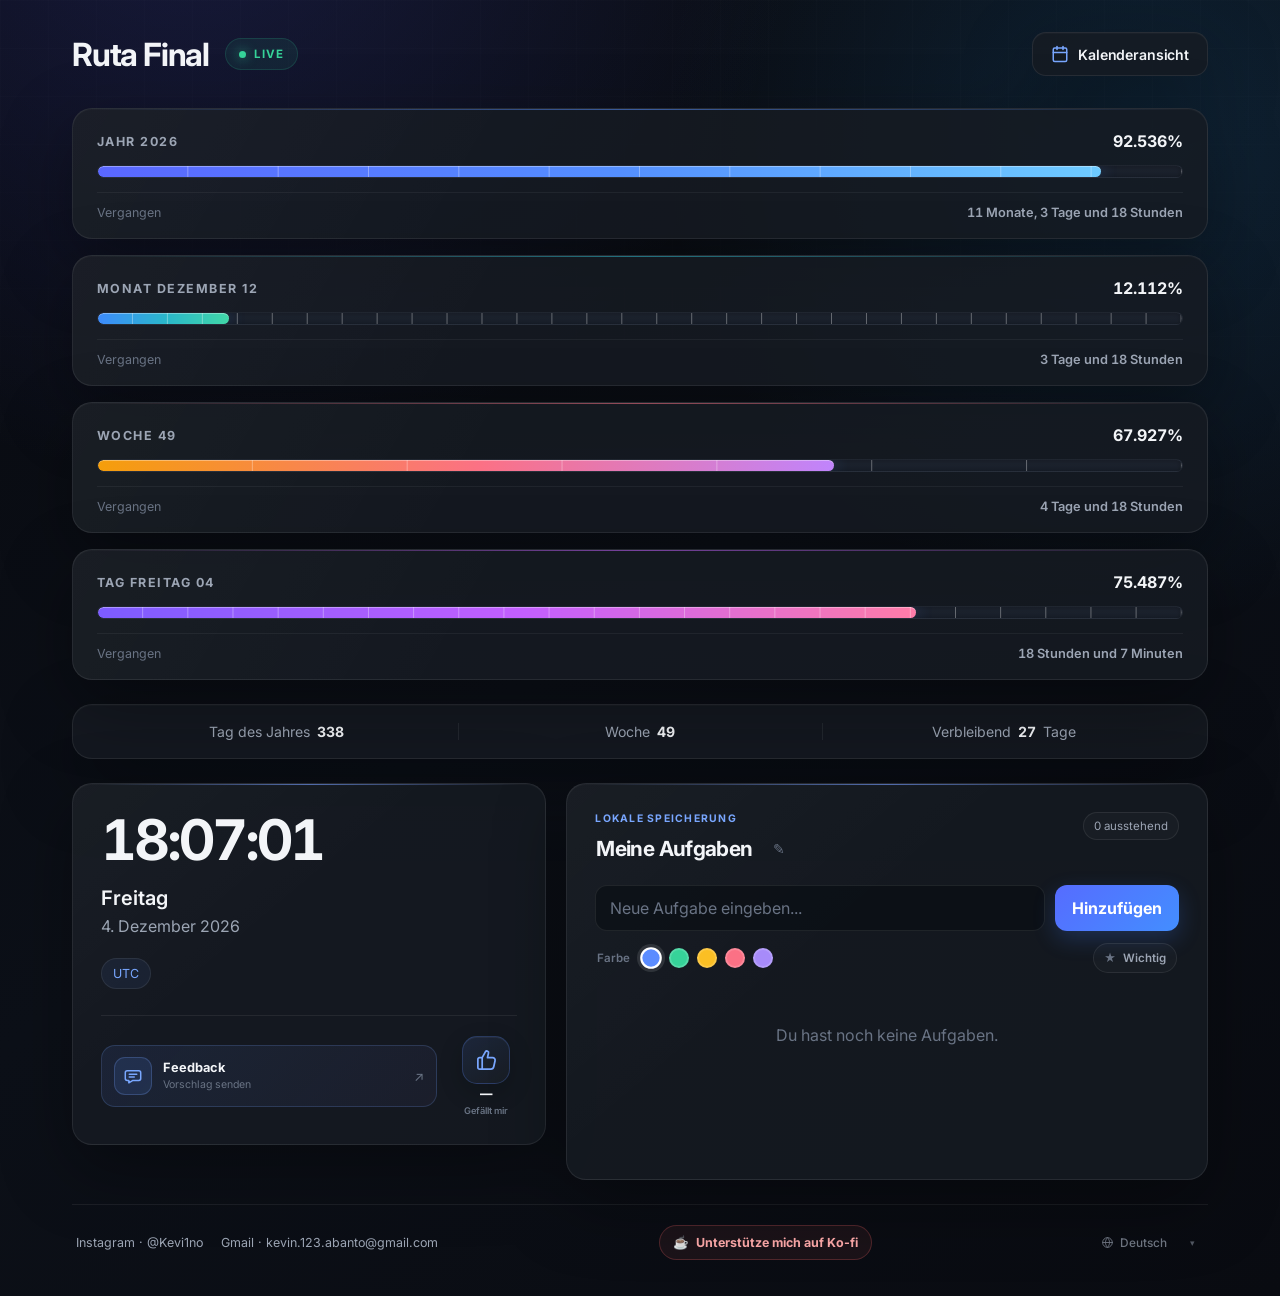
<file: de/index.html>
<!DOCTYPE html>
<html lang="de-DE" dir="ltr" data-locale-code="de" data-build="standalone-v14-i18n">
<head>
    <meta charset="UTF-8">

    <meta
        name="viewport"
        content="width=device-width, initial-scale=1.0"
    >

    <!-- SEO principal: traducir estos metadatos en cada versión de idioma -->
    <title>Fortschritt von Jahr, Monat, Woche und Tag | RutaFinal</title>

    <meta
        name="description"
        content="Sieh in Echtzeit, wie viel vom Jahr, Monat, von der Woche und vom Tag vergangen ist und wie viel noch bleibt. Organisiere Aufgaben und Kalendernotizen."
    >

    <meta
        name="robots"
        content="index, follow, max-image-preview:large, max-snippet:-1, max-video-preview:-1"
    >

    <link rel="canonical" href="https://big-strategy.com/de/">

    <link rel="alternate" hreflang="es" href="https://big-strategy.com/">
    <link rel="alternate" hreflang="en" href="https://big-strategy.com/en/">
    <link rel="alternate" hreflang="pt-BR" href="https://big-strategy.com/pt/">
    <link rel="alternate" hreflang="zh-Hans" href="https://big-strategy.com/zh/">
    <link rel="alternate" hreflang="ja" href="https://big-strategy.com/ja/">
    <link rel="alternate" hreflang="ko" href="https://big-strategy.com/ko/">
    <link rel="alternate" hreflang="de" href="https://big-strategy.com/de/">
    <link rel="alternate" hreflang="fr" href="https://big-strategy.com/fr/">
    <link rel="alternate" hreflang="it" href="https://big-strategy.com/it/">
    <link rel="alternate" hreflang="hi" href="https://big-strategy.com/hi/">
    <link rel="alternate" hreflang="ar" href="https://big-strategy.com/ar/">
    <link rel="alternate" hreflang="ru" href="https://big-strategy.com/ru/">
    <link rel="alternate" hreflang="x-default" href="https://big-strategy.com/">

    <!-- Identidad visual compartida por todos los idiomas -->
    <link rel="icon" href="/favicon.ico">
    <link rel="icon" type="image/png" sizes="48x48" href="/favicon-48x48.png">
    <link rel="icon" type="image/png" sizes="32x32" href="/favicon-32x32.png">
    <link rel="icon" type="image/png" sizes="16x16" href="/favicon-16x16.png">
    <link rel="apple-touch-icon" sizes="180x180" href="/apple-touch-icon.png">
    <link rel="manifest" href="/site.webmanifest">

    <meta name="application-name" content="RutaFinal">
    <meta name="apple-mobile-web-app-title" content="RutaFinal">
    <meta name="theme-color" content="#090b11">
    <meta name="color-scheme" content="dark">

    <!-- Vista previa al compartir; el texto se localizará por idioma -->
    <meta property="og:type" content="website">
    <meta property="og:site_name" content="RutaFinal">
    <meta property="og:locale" content="de_DE">
    <meta property="og:url" content="https://big-strategy.com/de/">
    <meta property="og:title" content="Fortschritt von Jahr, Monat, Woche und Tag | RutaFinal">
    <meta property="og:description" content="Sieh in Echtzeit, wie viel vom Jahr, Monat, von der Woche und vom Tag vergangen ist und wie viel noch bleibt. Organisiere Aufgaben und Kalendernotizen.">

    <meta name="twitter:card" content="summary">
    <meta name="twitter:title" content="Fortschritt von Jahr, Monat, Woche und Tag | RutaFinal">
    <meta name="twitter:description" content="Sieh in Echtzeit, wie viel vom Jahr, Monat, von der Woche und vom Tag vergangen ist und wie viel noch bleibt. Organisiere Aufgaben und Kalendernotizen.">

    <script type="application/ld+json">
    {
        "@context": "https://schema.org",
        "@type": "WebApplication",
        "name": "RutaFinal",
        "url": "https://big-strategy.com/de/",
        "description": "Sieh in Echtzeit, wie viel vom Jahr, Monat, von der Woche und vom Tag vergangen ist und wie viel noch bleibt. Organisiere Aufgaben und Kalendernotizen.",
        "applicationCategory": "ProductivityApplication",
        "operatingSystem": "Any",
        "browserRequirements": "Requires JavaScript",
        "inLanguage": "de-DE",
        "isAccessibleForFree": true,
        "featureList": [
            "Fortschritt von Jahr, Monat, Woche und Tag in Echtzeit",
            "Ansicht der vergangenen und verbleibenden Zeit",
            "Persönliche Aufgaben auf dem Gerät gespeichert",
            "Jahreskalender mit Notizen für jeden Tag"
        ]
    }
    </script>

    

    <!-- Fuente Inter -->
    <link rel="preconnect" href="https://fonts.googleapis.com">

    <link
        rel="preconnect"
        href="https://fonts.gstatic.com"
        crossorigin
    >

    <link
        href="https://fonts.googleapis.com/css2?family=Inter:wght@300;400;500;600;700&display=swap"
        rel="stylesheet"
    >

    <!-- Estilos -->

    <!-- Estilos integrados: versión autónoma -->
    <style>
/* ==========================================
   VARIABLES
========================================== */

:root {
    --background: #090b11;
    --surface: rgba(23, 27, 35, 0.82);
    --surface-strong: #171b23;
    --surface-hover: #1d222c;

    --border: rgba(255, 255, 255, 0.08);
    --border-strong: rgba(255, 255, 255, 0.12);

    --text: #f3f5f8;
    --text-secondary: #9ca5b4;
    --text-muted: #697384;

    --primary: #5b8cff;
    --primary-soft: #79a7ff;
    --green: #36d399;

    --radius: 20px;

    --shadow:
        0 24px 70px rgba(0, 0, 0, 0.34),
        inset 0 1px 0 rgba(255, 255, 255, 0.025);
}


/* ==========================================
   RESET
========================================== */

*,
*::before,
*::after {
    margin: 0;
    padding: 0;
    box-sizing: border-box;
}

html {
    scroll-behavior: smooth;
}

button,
input {
    font: inherit;
}

button {
    border: none;
}

body {
    min-height: 100vh;

    font-family: "Inter", sans-serif;
    color: var(--text);

    background:
        radial-gradient(
            circle at 15% -10%,
            rgba(86, 92, 255, 0.18),
            transparent 34%
        ),
        radial-gradient(
            circle at 90% 10%,
            rgba(30, 166, 255, 0.12),
            transparent 30%
        ),
        linear-gradient(
            145deg,
            #090b11 0%,
            #0c1018 48%,
            #090b11 100%
        );

    -webkit-font-smoothing: antialiased;
    text-rendering: optimizeLegibility;
}

body::before {
    content: "";

    position: fixed;
    inset: 0;

    pointer-events: none;

    background-image:
        linear-gradient(
            rgba(255, 255, 255, 0.012) 1px,
            transparent 1px
        ),
        linear-gradient(
            90deg,
            rgba(255, 255, 255, 0.012) 1px,
            transparent 1px
        );

    background-size: 48px 48px;

    mask-image:
        linear-gradient(
            to bottom,
            black,
            transparent 85%
        );
}


/* ==========================================
   APP
========================================== */

.app {
    position: relative;
    z-index: 1;

    width: min(1200px, 100%);
    margin: 0 auto;
    padding: 32px;
}


/* ==========================================
   HEADER
========================================== */

.header {
    display: flex;
    align-items: center;
    justify-content: space-between;

    margin-bottom: 32px;
}

.logo {
    display: flex;
    align-items: center;
    gap: 16px;
}

.logo h1 {
    font-size: clamp(1.6rem, 3vw, 2rem);
    font-weight: 700;
    letter-spacing: -1.2px;
}

.live-badge {
    display: flex;
    align-items: center;
    gap: 8px;

    padding: 8px 13px;

    border: 1px solid rgba(54, 211, 153, 0.16);
    border-radius: 999px;

    background: rgba(54, 211, 153, 0.08);
    color: var(--green);

    font-size: 0.72rem;
    font-weight: 700;
    letter-spacing: 0.08em;
}

.live-dot {
    width: 7px;
    height: 7px;

    border-radius: 50%;
    background: var(--green);

    box-shadow: 0 0 12px rgba(54, 211, 153, 0.75);

    animation: pulse 2s infinite;
}

.settings-button,
.calendar-view-button {
    display: inline-flex;
    align-items: center;
    gap: 9px;

    padding: 0 18px;
    height: 44px;

    border: 1px solid var(--border);
    border-radius: 14px;

    cursor: pointer;

    background: var(--surface);
    color: var(--text);

    font-size: 0.88rem;
    font-weight: 600;
    letter-spacing: -0.01em;

    box-shadow: var(--shadow);

    transition:
        transform 180ms ease,
        background 180ms ease,
        border-color 180ms ease,
        box-shadow 180ms ease;
}

.settings-button:hover,
.calendar-view-button:hover {
    transform: translateY(-2px);

    background: var(--surface-hover);
    border-color: rgba(91, 140, 255, 0.45);
    box-shadow:
        0 10px 24px rgba(0, 0, 0, 0.35),
        0 0 16px rgba(91, 140, 255, 0.18);
}

.calendar-view-button:active {
    transform: translateY(0);
}

.calendar-view-button:focus-visible {
    outline: 3px solid rgba(121, 167, 255, 0.48);
    outline-offset: 3px;
}

.calendar-view-btn-icon {
    display: flex;
    align-items: center;
    justify-content: center;
    color: var(--primary-soft);
    flex-shrink: 0;
}

.calendar-view-btn-icon svg {
    width: 18px;
    height: 18px;
    stroke: currentColor;
}

.calendar-view-btn-text {
    white-space: nowrap;
}

/* ==========================================
   CALENDAR MODAL - MINIMALIST 4x3
========================================== */

.calendar-modal {
    position: fixed;
    inset: 0;
    z-index: 1000;

    display: flex;
    align-items: center;
    justify-content: center;

    padding: 16px;

    opacity: 0;
    visibility: hidden;
    pointer-events: none;

    transition:
        opacity 220ms ease,
        visibility 220ms ease;
}

.calendar-modal.is-open {
    opacity: 1;
    visibility: visible;
    pointer-events: auto;
}

.calendar-modal-backdrop {
    position: absolute;
    inset: 0;

    background: rgba(4, 6, 12, 0.85);
    backdrop-filter: blur(14px);
    -webkit-backdrop-filter: blur(14px);
}

.calendar-modal-dialog {
    position: relative;
    z-index: 1;

    display: flex;
    flex-direction: column;

    width: min(1560px, 96vw);
    max-height: 94vh;

    border: 1px solid var(--border-strong);
    border-radius: var(--radius);

    background:
        radial-gradient(
            circle at 10% 0%,
            rgba(255, 122, 112, 0.08),
            transparent 35%
        ),
        radial-gradient(
            circle at 90% 10%,
            rgba(91, 140, 255, 0.08),
            transparent 35%
        ),
        linear-gradient(
            165deg,
            #11151f 0%,
            #0b0e15 100%
        );

    box-shadow:
        0 32px 80px rgba(0, 0, 0, 0.7),
        0 0 0 1px rgba(255, 255, 255, 0.06);

    transform: scale(0.96) translateY(12px);
    transition: transform 240ms cubic-bezier(0.16, 1, 0.3, 1);
    overflow: hidden;
}

.calendar-modal.is-open .calendar-modal-dialog {
    transform: scale(1) translateY(0);
}

/* Header */
.calendar-modal-header {
    display: flex;
    align-items: center;
    justify-content: space-between;
    gap: 16px;

    padding: 16px 24px 12px;
    border-bottom: 1px solid rgba(255, 255, 255, 0.06);
}

.calendar-modal-title {
    display: flex;
    align-items: baseline;
    gap: 8px;

    font-size: clamp(1.3rem, 2.6vw, 1.75rem);
    font-weight: 700;
    letter-spacing: -0.02em;
    line-height: 1;
}

.calendar-title-year {
    color: #ff7a70;
    font-weight: 800;
}

.calendar-title-name {
    color: var(--text);
}

.calendar-modal-close {
    display: grid;
    place-items: center;

    width: 36px;
    height: 36px;

    border: 1px solid var(--border);
    border-radius: 10px;

    cursor: pointer;

    background: var(--surface);
    color: var(--text-secondary);

    font-size: 1.05rem;

    transition:
        transform 180ms ease,
        background 180ms ease,
        color 180ms ease,
        border-color 180ms ease;
}

.calendar-modal-close:hover {
    transform: scale(1.08);
    background: rgba(239, 68, 68, 0.16);
    color: #f87171;
    border-color: rgba(239, 68, 68, 0.4);
}

.calendar-modal-close:focus-visible {
    outline: 3px solid rgba(239, 68, 68, 0.4);
    outline-offset: 2px;
}

/* Modal Body */
.calendar-modal-body {
    padding: 14px 20px 16px;
    overflow-y: auto;
    overscroll-behavior: contain;
    display: flex;
    flex-direction: column;
    gap: 14px;
}

.calendar-modal-body::-webkit-scrollbar {
    width: 6px;
}

.calendar-modal-body::-webkit-scrollbar-track {
    background: rgba(255, 255, 255, 0.02);
}

.calendar-modal-body::-webkit-scrollbar-thumb {
    background: rgba(255, 255, 255, 0.14);
    border-radius: 999px;
}

/* 12 Months Grid: Desktop 6 columns x 2 rows (Enero - Junio / Julio - Diciembre) */
.calendar-months-grid {
    display: grid;
    grid-template-columns: repeat(6, 1fr);
    grid-template-rows: repeat(2, auto);
    gap: 14px 18px;
    width: 100%;
}

.month-card {
    display: flex;
    flex-direction: column;
    padding: 4px 6px 8px;
    background: transparent;
    border-radius: 10px;
    transition: background 160ms ease;
}

.month-card:hover {
    background: rgba(255, 255, 255, 0.02);
}

.month-card-header {
    display: flex;
    align-items: center;
    justify-content: flex-start;
    margin-bottom: 6px;
}

.month-name {
    font-size: 0.88rem;
    font-weight: 700;
    color: var(--text);
    text-transform: capitalize;
    letter-spacing: -0.01em;
}

/* Weekday header row */
.month-weekdays {
    display: grid;
    grid-template-columns: repeat(7, 1fr);
    gap: 1px;
    margin-bottom: 4px;
}

.month-weekday {
    text-align: center;
    font-size: 0.62rem;
    font-weight: 600;
    color: var(--text-muted);
    text-transform: capitalize;
}

/* Days grid */
.month-days-grid {
    display: grid;
    grid-template-columns: repeat(7, 1fr);
    gap: 2px 1px;
}

.day-cell {
    position: relative;
    aspect-ratio: 1 / 1;

    display: flex;
    align-items: center;
    justify-content: center;

    border-radius: 5px;
    font-size: 0.72rem;
    font-weight: 500;
    font-variant-numeric: tabular-nums;
    color: var(--text);
    border: 1px solid transparent;

    transition: transform 120ms ease, background 120ms ease, border-color 120ms ease;
}

.day-cell.is-empty {
    pointer-events: none;
    background: transparent;
}

.day-cell .day-number {
    position: relative;
    z-index: 1;
    line-height: 1;
}

/* Clickable Day (Hoy y fechas futuras) */
.day-cell.is-clickable {
    cursor: pointer;
}

.day-cell.is-clickable:hover {
    background: rgba(255, 255, 255, 0.08);
    transform: scale(1.16);
    z-index: 4;
}

.day-cell.is-clickable:focus-visible {
    outline: 2px solid #5b8cff;
    outline-offset: 1px;
    z-index: 4;
}

/* Day with Note: Star indicator without covering number */
.day-cell.has-note {
    border-color: rgba(245, 158, 11, 0.35);
}

.day-cell.has-note:not(.is-today) {
    background: rgba(245, 158, 11, 0.08);
}

.day-note-star {
    position: absolute;
    top: 1px;
    right: 2px;
    z-index: 3;
    font-size: 0.52rem;
    color: #fbbf24;
    line-height: 1;
    pointer-events: none;
    text-shadow: 0 0 4px rgba(251, 191, 36, 0.7);
}

/* Past Day (Con X roja y número claramente visible) */
.day-cell.is-past {
    color: var(--text);
}

.day-cell.is-past .day-number {
    color: #f3f5f8;
    font-weight: 600;
}

.day-cell.is-past .day-x-mark {
    position: absolute;
    inset: 0;
    z-index: 2;
    display: flex;
    align-items: center;
    justify-content: center;
    color: #ef4444;
    font-size: 0.92em;
    font-weight: 700;
    line-height: 1;
    pointer-events: none;
    opacity: 0.88;
}

.day-cell.is-past:hover {
    background: rgba(239, 68, 68, 0.18);
    transform: scale(1.18);
    z-index: 5;
}

/* Today (Highlighted) */
.day-cell.is-today {
    background: #5b8cff;
    border-radius: 50%;
    color: #ffffff;
    font-weight: 700;
    box-shadow: 0 0 8px rgba(91, 140, 255, 0.65);
    z-index: 3;
}

.day-cell.is-today .day-number {
    color: #ffffff;
}

.day-cell.is-today:hover {
    transform: scale(1.22);
    z-index: 5;
}

/* Future Day */
.day-cell.is-future {
    color: var(--text-secondary);
}

.day-cell.is-future:hover {
    background: rgba(255, 255, 255, 0.08);
    color: var(--text);
    transform: scale(1.18);
    z-index: 5;
}

/* Bottom Stats & Legend */
.calendar-modal-bottom {
    display: flex;
    align-items: center;
    justify-content: space-between;
    flex-wrap: wrap;
    gap: 12px 16px;

    padding-top: 14px;
    border-top: 1px solid rgba(255, 255, 255, 0.08);
}

.calendar-modal-stats {
    display: flex;
    align-items: center;
    gap: 10px;
    flex-wrap: wrap;
}

.calendar-stat-pill {
    display: inline-flex;
    align-items: center;
    gap: 8px;

    padding: 7px 14px;

    border: 1px solid var(--border);
    border-radius: 12px;

    background: var(--surface);
    font-size: 0.8rem;
    transition: transform 140ms ease, background 140ms ease;
}

.calendar-stat-pill.is-elapsed {
    border-color: rgba(239, 68, 68, 0.28);
    background: rgba(239, 68, 68, 0.08);
}

.calendar-stat-pill.is-today {
    border-color: rgba(91, 140, 255, 0.35);
    background: rgba(91, 140, 255, 0.1);
}

.calendar-stat-pill.is-remaining {
    border-color: rgba(54, 211, 153, 0.28);
    background: rgba(54, 211, 153, 0.08);
}

.calendar-stat-label {
    display: inline-flex;
    align-items: center;
    gap: 6px;
    color: var(--text-secondary);
    font-weight: 600;
}

.calendar-stat-dot {
    display: inline-block;
    width: 6px;
    height: 6px;
    border-radius: 50%;
    flex-shrink: 0;
}

.calendar-stat-pill.is-elapsed .calendar-stat-dot {
    background: #ef4444;
    box-shadow: 0 0 6px #ef4444;
}

.calendar-stat-pill.is-today .calendar-stat-dot {
    background: #5b8cff;
    box-shadow: 0 0 6px #5b8cff;
}

.calendar-stat-pill.is-remaining .calendar-stat-dot {
    background: #36d399;
    box-shadow: 0 0 6px #36d399;
}

.calendar-stat-values {
    display: inline-flex;
    align-items: baseline;
    gap: 5px;
}

.calendar-stat-val {
    color: var(--text);
    font-weight: 700;
    font-variant-numeric: tabular-nums;
}

.calendar-stat-pill.is-elapsed .calendar-stat-val {
    color: #fca5a5;
}

.calendar-stat-pill.is-today .calendar-stat-val {
    color: #93c5fd;
}

.calendar-stat-pill.is-remaining .calendar-stat-val {
    color: #6ee7b7;
}

.calendar-stat-percent {
    color: var(--text-muted);
    font-size: 0.74rem;
    font-weight: 500;
}

/* Legend */
.calendar-legend {
    display: inline-flex;
    align-items: center;
    gap: 16px;
    flex-wrap: wrap;
    font-size: 0.76rem;
    color: var(--text-secondary);
}

.calendar-legend-item {
    display: inline-flex;
    align-items: center;
    gap: 6px;
}

.legend-bullet {
    display: inline-flex;
    align-items: center;
    justify-content: center;
    width: 16px;
    height: 16px;
    border-radius: 4px;
    font-size: 0.68rem;
    font-weight: 800;
}

.legend-bullet.is-past {
    color: #ef4444;
    background: rgba(239, 68, 68, 0.16);
    border: 1px solid rgba(239, 68, 68, 0.35);
}

.legend-bullet.is-today {
    background: #5b8cff;
    border-radius: 50%;
    color: #ffffff;
    box-shadow: 0 0 6px rgba(91, 140, 255, 0.6);
}

.legend-bullet.is-remaining {
    background: rgba(255, 255, 255, 0.06);
    border: 1px solid rgba(255, 255, 255, 0.12);
    color: var(--text-muted);
}

.legend-bullet.is-note {
    background: rgba(245, 158, 11, 0.16);
    border: 1px solid rgba(245, 158, 11, 0.4);
    color: #fbbf24;
}

/* Responsive: Mobile & Tablet (3 columnas de meses y cuadros inferiores adaptados) */
@media (max-width: 960px) {
    .calendar-modal {
        padding: 8px;
    }

    .calendar-modal-dialog {
        width: 100%;
        max-height: 98vh;
        border-radius: 14px;
    }

    .calendar-modal-header {
        padding: 10px 14px 8px;
    }

    .calendar-modal-title {
        font-size: 1.15rem;
    }

    .calendar-modal-close {
        width: 32px;
        height: 32px;
        font-size: 0.95rem;
    }

    .calendar-modal-body {
        padding: 10px 12px 12px;
        gap: 10px;
    }

    /* 3 columnas x 4 filas en celular y tablet */
    .calendar-months-grid {
        grid-template-columns: repeat(3, 1fr);
        grid-template-rows: repeat(4, auto);
        gap: 8px 10px;
    }

    .month-card {
        padding: 3px 4px 6px;
    }

    .month-card-header {
        margin-bottom: 4px;
    }

    .month-name {
        font-size: 0.78rem;
    }

    .month-weekdays {
        gap: 1px;
        margin-bottom: 2px;
    }

    .month-weekday {
        font-size: 0.58rem;
    }

    .month-days-grid {
        gap: 2px 1px;
    }

    .day-cell {
        font-size: 0.68rem;
        border-radius: 4px;
    }

    .day-cell.is-past .day-x-mark {
        font-size: 0.92em;
    }

    .day-note-star {
        top: 1px;
        right: 1px;
        font-size: 0.46rem;
    }

    /* Cuadros finales de información: 100% responsive para celular */
    .calendar-modal-bottom {
        display: flex;
        flex-direction: column;
        gap: 8px;
        padding-top: 10px;
        border-top: 1px solid rgba(255, 255, 255, 0.08);
        width: 100%;
    }

    .calendar-modal-stats {
        display: grid;
        grid-template-columns: repeat(3, 1fr);
        gap: 6px;
        width: 100%;
    }

    .calendar-stat-pill {
        display: flex;
        flex-direction: column;
        align-items: center;
        justify-content: center;
        text-align: center;
        padding: 7px 4px 6px;
        border-radius: 10px;
        gap: 3px;
        min-width: 0;
        width: 100%;
    }

    .calendar-stat-label {
        font-size: 0.62rem;
        font-weight: 600;
        text-transform: uppercase;
        letter-spacing: 0.02em;
        gap: 4px;
        white-space: nowrap;
        overflow: hidden;
        text-overflow: ellipsis;
        max-width: 100%;
    }

    .calendar-stat-dot {
        width: 5px;
        height: 5px;
    }

    .calendar-stat-values {
        display: flex;
        align-items: baseline;
        justify-content: center;
        gap: 3px;
        flex-wrap: wrap;
    }

    .calendar-stat-val {
        font-size: 0.88rem;
        font-weight: 800;
        line-height: 1.1;
    }

    .calendar-stat-percent {
        font-size: 0.62rem;
        line-height: 1;
    }

    .calendar-legend {
        display: flex;
        align-items: center;
        justify-content: center;
        flex-wrap: wrap;
        gap: 6px 12px;
        padding: 6px 8px;
        border-radius: 10px;
        background: rgba(255, 255, 255, 0.03);
        border: 1px solid rgba(255, 255, 255, 0.05);
        font-size: 0.66rem;
        width: 100%;
    }

    .legend-bullet {
        width: 13px;
        height: 13px;
        font-size: 0.6rem;
    }
}

@media (max-width: 480px) {
    .calendar-months-grid {
        gap: 6px 6px;
    }

    .month-name {
        font-size: 0.72rem;
    }

    .month-weekday {
        font-size: 0.52rem;
    }

    .day-cell {
        font-size: 0.62rem;
    }

    .day-note-star {
        top: 0px;
        right: 1px;
        font-size: 0.42rem;
    }

    .calendar-modal-stats {
        gap: 4px;
    }

    .calendar-stat-pill {
        padding: 6px 2px 5px;
    }

    .calendar-stat-label {
        font-size: 0.58rem;
        gap: 3px;
    }

    .calendar-stat-val {
        font-size: 0.82rem;
    }

    .calendar-stat-percent {
        font-size: 0.58rem;
    }

    .calendar-legend {
        font-size: 0.62rem;
        gap: 4px 8px;
        padding: 4px 6px;
    }
}

/* ==========================================
   CALENDAR NOTE MODAL
========================================== */

.calendar-note-modal {
    position: fixed;
    inset: 0;
    z-index: 1050;

    display: flex;
    align-items: center;
    justify-content: center;

    padding: 16px;

    opacity: 0;
    visibility: hidden;
    pointer-events: none;

    transition:
        opacity 200ms ease,
        visibility 200ms ease;
}

.calendar-note-modal.is-open {
    opacity: 1;
    visibility: visible;
    pointer-events: auto;
}

.calendar-note-backdrop {
    position: absolute;
    inset: 0;

    background: rgba(4, 6, 12, 0.78);
    backdrop-filter: blur(8px);
    -webkit-backdrop-filter: blur(8px);
}

.calendar-note-dialog {
    position: relative;
    z-index: 1;

    width: min(440px, 100%);

    border: 1px solid var(--border-strong);
    border-radius: 18px;

    background:
        radial-gradient(
            circle at 10% 0%,
            rgba(245, 158, 11, 0.08),
            transparent 40%
        ),
        linear-gradient(
            165deg,
            #171c28 0%,
            #0e121a 100%
        );

    box-shadow:
        0 24px 60px rgba(0, 0, 0, 0.75),
        0 0 0 1px rgba(255, 255, 255, 0.06);

    transform: scale(0.95) translateY(8px);
    transition: transform 200ms cubic-bezier(0.16, 1, 0.3, 1);
    overflow: hidden;
}

.calendar-note-modal.is-open .calendar-note-dialog {
    transform: scale(1) translateY(0);
}

.calendar-note-header {
    display: flex;
    align-items: center;
    justify-content: space-between;
    gap: 12px;

    padding: 16px 20px 12px;
    border-bottom: 1px solid rgba(255, 255, 255, 0.06);
}

.calendar-note-header-info {
    display: flex;
    align-items: center;
    gap: 8px;
}

.calendar-note-icon {
    display: grid;
    place-items: center;
    width: 28px;
    height: 28px;
    border-radius: 8px;
    background: rgba(245, 158, 11, 0.15);
    border: 1px solid rgba(245, 158, 11, 0.35);
    color: #fbbf24;
    font-size: 0.9rem;
}

.calendar-note-title {
    font-size: 1.05rem;
    font-weight: 700;
    color: var(--text);
    letter-spacing: -0.01em;
}

.calendar-note-close {
    display: grid;
    place-items: center;
    width: 32px;
    height: 32px;
    border: 1px solid var(--border);
    border-radius: 8px;
    cursor: pointer;
    background: var(--surface);
    color: var(--text-secondary);
    font-size: 0.95rem;
    transition:
        transform 160ms ease,
        background 160ms ease,
        color 160ms ease,
        border-color 160ms ease;
}

.calendar-note-close:hover {
    transform: scale(1.08);
    background: rgba(239, 68, 68, 0.16);
    color: #f87171;
    border-color: rgba(239, 68, 68, 0.4);
}

.calendar-note-close:focus-visible {
    outline: 3px solid rgba(239, 68, 68, 0.4);
    outline-offset: 2px;
}

.calendar-note-form {
    display: flex;
    flex-direction: column;
    gap: 12px;
    padding: 16px 20px 20px;
}

.calendar-note-date-display {
    font-size: 0.82rem;
    font-weight: 600;
    color: #93c5fd;
    text-transform: capitalize;
}

.calendar-note-input {
    width: 100%;
    min-height: 100px;
    padding: 12px 14px;
    border-radius: 12px;
    border: 1px solid var(--border);
    background: rgba(255, 255, 255, 0.03);
    color: var(--text);
    font-family: inherit;
    font-size: 0.88rem;
    line-height: 1.5;
    resize: vertical;
    transition: border-color 160ms ease, background 160ms ease, box-shadow 160ms ease;
}

.calendar-note-input::placeholder {
    color: var(--text-muted);
}

.calendar-note-input:focus {
    outline: none;
    border-color: rgba(91, 140, 255, 0.55);
    background: rgba(255, 255, 255, 0.05);
    box-shadow: 0 0 0 3px rgba(91, 140, 255, 0.18);
}

.calendar-note-actions {
    display: flex;
    align-items: center;
    justify-content: flex-end;
    gap: 10px;
    margin-top: 4px;
}

.calendar-note-save-btn {
    display: inline-flex;
    align-items: center;
    justify-content: center;
    padding: 8px 18px;
    border: none;
    border-radius: 10px;
    background: linear-gradient(135deg, #3b82f6 0%, #2563eb 100%);
    color: #ffffff;
    font-family: inherit;
    font-size: 0.84rem;
    font-weight: 600;
    cursor: pointer;
    box-shadow: 0 4px 12px rgba(37, 99, 235, 0.35);
    transition: transform 160ms ease, box-shadow 160ms ease, filter 160ms ease;
}

.calendar-note-save-btn:hover {
    transform: translateY(-1px);
    filter: brightness(1.1);
    box-shadow: 0 6px 16px rgba(37, 99, 235, 0.45);
}

.calendar-note-save-btn:active {
    transform: translateY(0);
}

.calendar-note-delete-btn {
    display: inline-flex;
    align-items: center;
    justify-content: center;
    padding: 8px 14px;
    border: 1px solid rgba(239, 68, 68, 0.3);
    border-radius: 10px;
    background: rgba(239, 68, 68, 0.1);
    color: #fca5a5;
    font-family: inherit;
    font-size: 0.84rem;
    font-weight: 600;
    cursor: pointer;
    transition: transform 160ms ease, background 160ms ease, border-color 160ms ease;
}

.calendar-note-delete-btn:hover {
    transform: translateY(-1px);
    background: rgba(239, 68, 68, 0.2);
    border-color: rgba(239, 68, 68, 0.5);
    color: #f87171;
}

.calendar-note-delete-btn:active {
    transform: translateY(0);
}


/* ==========================================
   PROGRESS
========================================== */

.progress-panel {
    display: flex;
    flex-direction: column;
    gap: 16px;
}

.progress-card {
    --bar-start: #5a67ff;
    --bar-middle: #548fff;
    --bar-end: #6ecbff;

    position: relative;
    overflow: hidden;

    cursor: pointer;
    outline: none;

    padding: 22px 24px 18px;

    border: 1px solid var(--border);
    border-radius: var(--radius);

    background:
        linear-gradient(
            120deg,
            rgba(255, 255, 255, 0.025),
            transparent 38%
        ),
        var(--surface);

    box-shadow: var(--shadow);

    transition:
        transform 200ms ease,
        border-color 200ms ease,
        background 200ms ease;
}

.progress-card:focus-visible {
    border-color: rgba(121, 167, 255, 0.68);

    box-shadow:
        0 0 0 3px rgba(91, 140, 255, 0.14),
        var(--shadow);
}

.progress-card > .progress-info,
.progress-card > .progress-bar,
.progress-card > .progress-detail {
    will-change: transform, opacity, filter;
}

.progress-card.is-switching > .progress-info,
.progress-card.is-switching > .progress-bar,
.progress-card.is-switching > .progress-detail {
    animation:
        progress-out-left 170ms ease-in forwards;
}

.progress-card.is-entering > .progress-info,
.progress-card.is-entering > .progress-bar,
.progress-card.is-entering > .progress-detail {
    animation:
        progress-in-right 260ms cubic-bezier(0.22, 1, 0.36, 1) both;
}

.progress-card.is-remaining {
    background:
        linear-gradient(
            120deg,
            rgba(91, 140, 255, 0.075),
            transparent 42%
        ),
        var(--surface);
}

.progress-card:nth-child(2) {
    --bar-start: #3d8bfd;
    --bar-middle: #2ab7ca;
    --bar-end: #41d7a7;
}

.progress-card:nth-child(3) {
    --bar-start: #f59e0b;
    --bar-middle: #fb7185;
    --bar-end: #c084fc;
}

.progress-card:nth-child(4) {
    --bar-start: #7c5cff;
    --bar-middle: #c35fff;
    --bar-end: #ff7ca8;
}

.progress-card::before {
    content: "";

    position: absolute;
    top: 0;
    left: 24px;
    right: 24px;

    height: 1px;

    background:
        linear-gradient(
            90deg,
            transparent,
            var(--bar-middle),
            transparent
        );

    opacity: 0.55;
}

.progress-card:hover {
    transform: translateY(-2px);

    border-color: var(--border-strong);

    background:
        linear-gradient(
            120deg,
            rgba(255, 255, 255, 0.04),
            transparent 42%
        ),
        var(--surface-hover);
}

.progress-info {
    display: flex;
    align-items: center;
    justify-content: space-between;
    gap: 20px;

    margin-bottom: 14px;
}

.progress-title {
    color: var(--text-secondary);

    font-size: 0.78rem;
    font-weight: 700;
    letter-spacing: 0.12em;
}

.progress-value {
    color: var(--text);

    font-size: 1rem;
    font-weight: 700;
    font-variant-numeric: tabular-nums;
}

.progress-bar {
    --segments: 12;

    position: relative;

    width: 100%;
    height: 13px;

    overflow: hidden;

    border: 1px solid rgba(255, 255, 255, 0.035);
    border-radius: 999px;

    background:
        linear-gradient(
            180deg,
            #202734,
            #171d27
        );

    box-shadow:
        inset 0 2px 5px rgba(0, 0, 0, 0.3);
}
.progress-bar::after {
    content: "";

    position: absolute;
    inset: 0;

    pointer-events: none;
    border-radius: inherit;

    background-image:
        linear-gradient(
            to right,
            transparent calc(100% - 1px),
            rgba(255, 255, 255, 0.45) calc(100% - 1px)
        );

    background-size: calc(100% / var(--segments)) 100%;
    background-repeat: repeat-x;

    opacity: 0.75;
}
.progress-fill {
    position: relative;

    width: 0%;
    height: 100%;

    overflow: hidden;

    border-radius: inherit;

    background:
        linear-gradient(
            90deg,
            var(--bar-start) 0%,
            var(--bar-middle) 52%,
            var(--bar-end) 100%
        );

    box-shadow:
        0 0 18px rgba(79, 140, 255, 0.3),
        inset 0 1px 0 rgba(255, 255, 255, 0.35);

    transition: width 800ms cubic-bezier(0.22, 1, 0.36, 1);
}

.progress-card.is-remaining .progress-fill {
    margin-left: auto;

    background:
        linear-gradient(
            270deg,
            var(--bar-start) 0%,
            var(--bar-middle) 52%,
            var(--bar-end) 100%
        );
}

.progress-fill::after {
    content: "";

    position: absolute;
    inset: 0;

    background:
        linear-gradient(
            110deg,
            transparent 10%,
            rgba(255, 255, 255, 0.2) 45%,
            transparent 70%
        );

    transform: translateX(-80%);
}

.progress-detail {
    display: flex;
    align-items: center;
    justify-content: space-between;
    gap: 20px;

    margin-top: 14px;
    padding-top: 12px;

    border-top: 1px solid rgba(255, 255, 255, 0.055);

    color: var(--text-muted);

    font-size: 0.78rem;
}

.progress-detail strong {
    color: var(--text-secondary);

    font-size: 0.8rem;
    font-weight: 600;
    font-variant-numeric: tabular-nums;
}


/* ==========================================
   STATUS
========================================== */

.status-card {
    display: grid;
    grid-template-columns: repeat(3, 1fr);

    margin: 24px 0;
    padding: 18px 22px;

    border: 1px solid var(--border);
    border-radius: var(--radius);

    background: var(--surface);

    color: var(--text-secondary);

    box-shadow: var(--shadow);
}

.status-card span {
    display: flex;
    align-items: center;
    justify-content: center;
    gap: 7px;

    min-width: 0;

    font-size: 0.88rem;
}

.status-card span + span {
    border-left: 1px solid rgba(255, 255, 255, 0.07);
}

.status-card strong {
    color: var(--text);
    font-variant-numeric: tabular-nums;
}


/* ==========================================
   BOTTOM
========================================== */

.bottom-grid {
    display: grid;
    grid-template-columns:
        minmax(280px, 0.85fr)
        minmax(360px, 1.15fr);

    gap: 20px;
}

.clock-card,
.tasks-card {
    position: relative;
    overflow: hidden;

    min-height: 310px;
    padding: 28px;

    border: 1px solid var(--border);
    border-radius: var(--radius);

    background:
        linear-gradient(
            140deg,
            rgba(255, 255, 255, 0.025),
            transparent 42%
        ),
        var(--surface);

    box-shadow: var(--shadow);
}

.clock-card::before,
.tasks-card::before {
    content: "";

    position: absolute;
    top: 0;
    left: 26px;
    right: 26px;

    height: 1px;

    background:
        linear-gradient(
            90deg,
            transparent,
            rgba(116, 156, 255, 0.62),
            transparent
        );
}


/* ==========================================
   CLOCK
========================================== */

.clock-card {
    display: flex;
    flex-direction: column;
    justify-content: center;
}

.clock {
    margin-bottom: 18px;

    font-size: clamp(2.5rem, 5vw, 3.5rem);
    font-weight: 700;
    letter-spacing: -3px;
    line-height: 1;

    font-variant-numeric: tabular-nums;
}

.day-name {
    margin-bottom: 6px;

    font-size: 1.25rem;
    font-weight: 600;
    text-transform: capitalize;
}

.full-date {
    margin-bottom: 22px;

    color: var(--text-secondary);
    text-transform: capitalize;
}

.timezone {
    align-self: flex-start;

    display: inline-flex;
    align-items: center;

    padding: 7px 11px;

    border: 1px solid var(--border);
    border-radius: 999px;

    background: rgba(91, 140, 255, 0.08);
    color: var(--primary-soft);

    font-size: 0.78rem;
}

.engagement-panel {
    display: grid;
    grid-template-columns: minmax(0, 1fr) auto;
    align-items: center;
    gap: 18px;

    width: 100%;
    margin-top: 26px;
    padding-top: 20px;

    border-top: 1px solid rgba(255, 255, 255, 0.07);
}

.feedback-card {
    display: grid;
    grid-template-columns: 38px minmax(0, 1fr) auto;
    align-items: center;
    gap: 11px;

    min-width: 0;
    padding: 11px 12px;

    border: 1px solid rgba(121, 167, 255, 0.19);
    border-radius: 14px;

    background:
        linear-gradient(
            135deg,
            rgba(91, 140, 255, 0.1),
            rgba(167, 139, 250, 0.055)
        );

    color: var(--text);
    text-decoration: none;

    transition:
        transform 180ms ease,
        border-color 180ms ease,
        background 180ms ease,
        box-shadow 180ms ease;
}

.feedback-card:hover {
    transform: translateY(-2px);
    border-color: rgba(121, 167, 255, 0.42);
    background:
        linear-gradient(
            135deg,
            rgba(91, 140, 255, 0.16),
            rgba(167, 139, 250, 0.09)
        );
    box-shadow: 0 12px 28px rgba(0, 0, 0, 0.2);
}

.feedback-card:focus-visible,
.like-button:focus-visible {
    outline: 3px solid rgba(121, 167, 255, 0.48);
    outline-offset: 3px;
}

.feedback-card-icon {
    display: grid;
    place-items: center;

    width: 38px;
    height: 38px;

    border: 1px solid rgba(121, 167, 255, 0.24);
    border-radius: 11px;

    background: rgba(91, 140, 255, 0.12);
    color: var(--primary-soft);
}

.feedback-card-icon svg {
    width: 20px;
    height: 20px;

    fill: none;
    stroke: currentColor;
    stroke-width: 1.8;
    stroke-linecap: round;
    stroke-linejoin: round;
}

.feedback-card-copy {
    display: flex;
    flex-direction: column;
    gap: 3px;

    min-width: 0;
}

.feedback-card-copy strong {
    font-size: 0.8rem;
    line-height: 1.2;
}

.feedback-card-copy small {
    overflow: hidden;

    color: var(--text-muted);

    font-size: 0.66rem;
    line-height: 1.2;
    text-overflow: ellipsis;
    white-space: nowrap;
}

.feedback-card-arrow {
    color: var(--text-muted);

    font-size: 0.82rem;
}

.like-widget {
    display: grid;
    justify-items: center;
    gap: 3px;

    min-width: 62px;
}

.like-button {
    display: grid;
    place-items: center;

    width: 48px;
    height: 48px;

    border: 1px solid rgba(91, 140, 255, 0.25);
    border-radius: 15px;

    cursor: pointer;

    background:
        linear-gradient(
            145deg,
            rgba(91, 140, 255, 0.12),
            rgba(255, 255, 255, 0.025)
        );
    color: var(--primary-soft);

    box-shadow:
        inset 0 1px 0 rgba(255, 255, 255, 0.05),
        0 8px 24px rgba(0, 0, 0, 0.16);

    transition:
        transform 170ms ease,
        color 170ms ease,
        border-color 170ms ease,
        background 170ms ease,
        box-shadow 170ms ease;
}

.like-button:hover:not(:disabled) {
    transform: translateY(-2px) scale(1.03);
    border-color: rgba(91, 140, 255, 0.52);
}

.like-button:active:not(:disabled) {
    transform: scale(0.94);
}

.like-button.is-liked {
    border-color: rgba(91, 140, 255, 0.72);
    background:
        linear-gradient(
            145deg,
            rgba(91, 140, 255, 0.98),
            rgba(84, 111, 255, 0.88)
        );
    color: #ffffff;

    box-shadow:
        0 10px 28px rgba(76, 112, 255, 0.28),
        inset 0 1px 0 rgba(255, 255, 255, 0.25);
}

.like-button:disabled {
    cursor: wait;
    opacity: 0.62;
}

.like-icon {
    width: 23px;
    height: 23px;

    fill: none;
    stroke: currentColor;
    stroke-width: 1.8;
    stroke-linecap: round;
    stroke-linejoin: round;
}

.like-button.is-liked .like-icon {
    fill: currentColor;
}

.like-count {
    color: var(--text);

    font-size: 0.78rem;
    font-weight: 800;
    font-variant-numeric: tabular-nums;
    line-height: 1.2;
}

.like-label {
    color: var(--text-muted);

    font-size: 0.58rem;
    font-weight: 600;
}


/* ==========================================
   LOCAL TASKS
========================================== */

.tasks-header {
    display: flex;
    align-items: flex-start;
    justify-content: space-between;
    gap: 18px;

    margin-bottom: 20px;
}

.tasks-header > div {
    min-width: 0;
}

.tasks-label {
    display: block;

    margin-bottom: 7px;

    color: var(--primary-soft);

    font-size: 0.65rem;
    font-weight: 700;
    letter-spacing: 0.12em;
}

.tasks-title-row {
    display: flex;
    align-items: center;
    gap: 7px;

    min-width: 0;
}

.tasks-title {
    min-width: 40px;
    max-width: 100%;

    padding: 3px 5px;
    margin-left: -5px;

    outline: none;
    border: 1px solid transparent;
    border-radius: 8px;

    overflow: hidden;
    white-space: nowrap;

    font-size: 1.3rem;
    letter-spacing: -0.03em;

    transition:
        color 180ms ease,
        border-color 180ms ease,
        background 180ms ease,
        box-shadow 180ms ease;
}

.tasks-title:hover {
    border-color: var(--border);
    background: rgba(255, 255, 255, 0.025);
}

.tasks-title:focus {
    border-color: rgba(91, 140, 255, 0.62);
    background: rgba(8, 11, 17, 0.72);

    box-shadow:
        0 0 0 3px rgba(91, 140, 255, 0.1);
}

.edit-title-button {
    flex: 0 0 auto;

    display: grid;
    place-items: center;

    width: 27px;
    height: 27px;

    border: 1px solid transparent;
    border-radius: 8px;

    cursor: pointer;

    background: transparent;
    color: var(--text-muted);

    font-size: 0.9rem;

    transition:
        color 180ms ease,
        border-color 180ms ease,
        background 180ms ease;
}

.edit-title-button:hover {
    border-color: var(--border);
    background: rgba(255, 255, 255, 0.04);
    color: var(--primary-soft);
}

.task-count {
    flex-shrink: 0;

    padding: 6px 10px;

    border: 1px solid var(--border);
    border-radius: 999px;

    background: rgba(255, 255, 255, 0.025);
    color: var(--text-secondary);

    font-size: 0.72rem;
}

.task-form {
    display: grid;
    grid-template-columns: 1fr auto;
    gap: 10px;

    margin-bottom: 18px;
}

.task-options {
    grid-column: 1 / -1;

    display: flex;
    align-items: center;
    justify-content: space-between;
    gap: 16px;

    padding: 2px 2px 0;
}

.task-colors {
    display: flex;
    align-items: center;
    gap: 10px;

    min-width: 0;

    border: 0;
}

.task-colors legend {
    float: left;

    margin-right: 1px;

    color: var(--text-muted);

    font-size: 0.72rem;
    font-weight: 600;
}

.color-options {
    display: flex;
    align-items: center;
    gap: 8px;
}

.color-options label {
    position: relative;

    display: block;

    cursor: pointer;
}

.color-options input {
    position: absolute;

    width: 1px;
    height: 1px;

    opacity: 0;
}

.color-swatch {
    display: block;

    width: 20px;
    height: 20px;

    border: 2px solid rgba(255, 255, 255, 0.16);
    border-radius: 50%;

    transition:
        transform 160ms ease,
        border-color 160ms ease,
        box-shadow 160ms ease;
}

.color-options label:hover .color-swatch {
    transform: scale(1.12);
}

.color-options input:checked + .color-swatch {
    transform: scale(1.08);
    border-color: #ffffff;

    box-shadow:
        0 0 0 3px rgba(255, 255, 255, 0.11);
}

.color-options input:focus-visible + .color-swatch {
    outline: 2px solid var(--primary-soft);
    outline-offset: 3px;
}

.color-blue {
    background: #5b8cff;
}

.color-green {
    background: #36d399;
}

.color-amber {
    background: #fbbf24;
}

.color-red {
    background: #fb7185;
}

.color-violet {
    background: #a78bfa;
}

.important-option {
    display: inline-flex;
    align-items: center;
    gap: 7px;

    padding: 7px 10px;

    border: 1px solid var(--border);
    border-radius: 999px;

    cursor: pointer;

    background: rgba(255, 255, 255, 0.025);
    color: var(--text-secondary);

    font-size: 0.72rem;
    font-weight: 600;

    transition:
        border-color 180ms ease,
        background 180ms ease,
        color 180ms ease;
}

.important-option input {
    position: absolute;

    width: 1px;
    height: 1px;

    opacity: 0;
}

.important-icon {
    color: var(--text-muted);

    transition:
        color 180ms ease,
        filter 180ms ease;
}

.important-option:has(input:checked) {
    border-color: rgba(251, 191, 36, 0.45);
    background: rgba(251, 191, 36, 0.1);
    color: #fde68a;
}

.important-option:has(input:checked) .important-icon {
    color: #fbbf24;
    filter: drop-shadow(0 0 6px rgba(251, 191, 36, 0.55));
}

.important-option:has(input:focus-visible) {
    outline: 2px solid var(--primary-soft);
    outline-offset: 2px;
}

.task-input {
    width: 100%;
    min-width: 0;

    padding: 12px 14px;

    outline: none;

    border: 1px solid var(--border);
    border-radius: 12px;

    background: rgba(8, 11, 17, 0.55);
    color: var(--text);

    transition:
        border-color 180ms ease,
        box-shadow 180ms ease,
        background 180ms ease;
}

.task-input::placeholder {
    color: var(--text-muted);
}

.task-input:focus {
    border-color: rgba(91, 140, 255, 0.65);

    background: rgba(8, 11, 17, 0.8);

    box-shadow:
        0 0 0 4px rgba(91, 140, 255, 0.1);
}

.add-task-button {
    padding: 12px 17px;

    border-radius: 12px;

    cursor: pointer;

    background:
        linear-gradient(
            135deg,
            #566cff,
            #438eff
        );

    color: white;

    font-weight: 700;

    box-shadow:
        0 8px 22px rgba(67, 126, 255, 0.22);

    transition:
        transform 180ms ease,
        filter 180ms ease;
}

.add-task-button:hover {
    transform: translateY(-1px);
    filter: brightness(1.08);
}

.tasks-container {
    min-height: 160px;
}

.task-list {
    display: flex;
    flex-direction: column;
    gap: 9px;

    max-height: 225px;
    overflow-y: auto;

    list-style: none;

    scrollbar-width: thin;
    scrollbar-color: #30394a transparent;
}

.task-item {
    --task-accent: #5b8cff;
    --task-accent-rgb: 91, 140, 255;

    position: relative;

    display: grid;
    grid-template-columns: 28px minmax(0, 1fr) auto;
    align-items: center;
    gap: 10px;

    padding: 10px 11px;

    overflow: hidden;

    border: 1px solid rgba(var(--task-accent-rgb), 0.22);
    border-radius: 12px;

    background:
        linear-gradient(
            90deg,
            rgba(var(--task-accent-rgb), 0.14),
            rgba(var(--task-accent-rgb), 0.035) 52%,
            rgba(255, 255, 255, 0.018)
        );

    transition:
        background 180ms ease,
        border-color 180ms ease,
        transform 180ms ease;
}

.task-item::before {
    content: "";

    position: absolute;
    top: 8px;
    bottom: 8px;
    left: 0;

    width: 3px;

    border-radius: 0 999px 999px 0;
    background: var(--task-accent);

    box-shadow:
        0 0 12px rgba(var(--task-accent-rgb), 0.72);
}

.task-item[data-color="green"] {
    --task-accent: #36d399;
    --task-accent-rgb: 54, 211, 153;
}

.task-item[data-color="amber"] {
    --task-accent: #fbbf24;
    --task-accent-rgb: 251, 191, 36;
}

.task-item[data-color="red"] {
    --task-accent: #fb7185;
    --task-accent-rgb: 251, 113, 133;
}

.task-item[data-color="violet"] {
    --task-accent: #a78bfa;
    --task-accent-rgb: 167, 139, 250;
}

.task-item:hover {
    transform: translateX(2px);

    border-color: rgba(var(--task-accent-rgb), 0.42);
}

.task-item.is-important {
    border-color: rgba(251, 191, 36, 0.52);

    box-shadow:
        inset 0 0 0 1px rgba(251, 191, 36, 0.07),
        0 8px 24px rgba(0, 0, 0, 0.12);
}

.task-toggle {
    display: grid;
    place-items: center;

    width: 24px;
    height: 24px;

    border: 1px solid rgba(var(--task-accent-rgb), 0.65);
    border-radius: 8px;

    cursor: pointer;

    background: transparent;
    color: white;

    font-size: 0.8rem;
    font-weight: 700;
}

.task-content {
    display: flex;
    flex-direction: column;
    align-items: flex-start;
    gap: 4px;

    min-width: 0;
}

.task-text {
    width: 100%;
    min-width: 0;

    overflow-wrap: anywhere;

    color: var(--text);

    font-size: 0.88rem;
    line-height: 1.4;
}

.task-priority-badge {
    display: inline-flex;
    align-items: center;

    padding: 2px 6px;

    border: 1px solid rgba(251, 191, 36, 0.32);
    border-radius: 999px;

    background: rgba(251, 191, 36, 0.1);
    color: #fcd34d;

    font-size: 0.55rem;
    font-weight: 800;
    letter-spacing: 0.08em;
}

.task-actions {
    display: flex;
    align-items: center;
    gap: 3px;
}

.task-color-button,
.task-priority-button,
.task-delete {
    display: grid;
    place-items: center;

    width: 28px;
    height: 28px;

    border-radius: 8px;

    cursor: pointer;

    background: transparent;
    color: var(--text-muted);

    font-size: 1.15rem;

    transition:
        background 180ms ease,
        color 180ms ease,
        transform 180ms ease;
}

.task-color-button:hover,
.task-priority-button:hover,
.task-delete:hover {
    transform: translateY(-1px);
}

.task-color-button:hover {
    background: rgba(var(--task-accent-rgb), 0.12);
}

.task-color-dot {
    width: 12px;
    height: 12px;

    border: 2px solid rgba(255, 255, 255, 0.58);
    border-radius: 50%;

    background: var(--task-accent);
    box-shadow: 0 0 8px rgba(var(--task-accent-rgb), 0.55);
}

.task-priority-button {
    font-size: 0.9rem;
}

.task-priority-button:hover,
.task-priority-button.is-active {
    background: rgba(251, 191, 36, 0.1);
    color: #fbbf24;
}

.task-delete:hover {
    background: rgba(255, 92, 122, 0.1);
    color: #ff7690;
}

.task-item.is-complete {
    opacity: 0.58;
}

.task-item.is-complete .task-toggle {
    border-color: var(--green);
    background: var(--green);
    color: #07130e;
}

.task-item.is-complete .task-text {
    text-decoration: line-through;
}

.empty-state {
    padding: 32px 10px;

    color: var(--text-muted);

    text-align: center;
    line-height: 1.6;
}


/* ==========================================
   FOOTER
========================================== */

.site-footer {
    display: flex;
    align-items: center;
    justify-content: space-between;
    gap: 24px;

    margin-top: 24px;
    padding: 20px 4px 4px;

    border-top: 1px solid rgba(255, 255, 255, 0.07);
}

.footer-contact {
    display: flex;
    align-items: center;
    flex-wrap: wrap;
    gap: 10px 18px;
}

.footer-contact a,
.kofi-link {
    color: var(--text-secondary);

    font-size: 0.78rem;
    text-decoration: none;

    transition:
        color 180ms ease,
        border-color 180ms ease,
        background 180ms ease,
        transform 180ms ease;
}

.footer-contact a:hover {
    color: var(--primary-soft);
}

.kofi-link {
    flex: 0 0 auto;

    display: inline-flex;
    align-items: center;
    gap: 7px;

    padding: 9px 13px;

    border: 1px solid rgba(255, 107, 107, 0.24);
    border-radius: 999px;

    background: rgba(255, 107, 107, 0.07);
    color: #ffaaaa;

    font-weight: 700;
}

.kofi-link:hover {
    transform: translateY(-1px);

    border-color: rgba(255, 107, 107, 0.42);
    background: rgba(255, 107, 107, 0.12);
    color: #ffd0d0;
}


/* ==========================================
   ANIMATIONS
========================================== */

@keyframes progress-out-left {
    from {
        opacity: 1;
        transform: translateX(0);
        filter: blur(0);
    }

    to {
        opacity: 0;
        transform: translateX(-7%);
        filter: blur(2px);
    }
}

@keyframes progress-in-right {
    from {
        opacity: 0;
        transform: translateX(7%);
        filter: blur(2px);
    }

    to {
        opacity: 1;
        transform: translateX(0);
        filter: blur(0);
    }
}

@keyframes pulse {
    0%,
    100% {
        opacity: 1;
        transform: scale(1);
    }

    50% {
        opacity: 0.45;
        transform: scale(1.35);
    }
}

@media (prefers-reduced-motion: reduce) {
    .progress-card.is-switching > .progress-info,
    .progress-card.is-switching > .progress-bar,
    .progress-card.is-switching > .progress-detail,
    .progress-card.is-entering > .progress-info,
    .progress-card.is-entering > .progress-bar,
    .progress-card.is-entering > .progress-detail {
        animation-duration: 1ms;
    }
}


/* ==========================================
   RESPONSIVE
========================================== */

@media (max-width: 900px) {
    .bottom-grid {
        grid-template-columns: 1fr;
    }

    .clock-card,
    .tasks-card {
        min-height: auto;
    }
}

@media (max-width: 650px) {
    .app {
        padding: 20px 14px;
    }

    .header {
        align-items: flex-start;
    }

    .logo {
        align-items: flex-start;
        flex-direction: column;
        gap: 10px;
    }

    .progress-card {
        padding: 20px 18px 16px;
    }

    .progress-info {
        align-items: flex-start;
    }

    .status-card {
        grid-template-columns: 1fr;

        gap: 14px;
    }

    .status-card span {
        justify-content: space-between;
    }

    .status-card span + span {
        padding-top: 14px;

        border-top: 1px solid rgba(255, 255, 255, 0.07);
        border-left: none;
    }

    .task-form {
        grid-template-columns: 1fr;
    }

    .task-options {
        align-items: flex-start;
        flex-direction: column;
        gap: 12px;
    }

    .add-task-button {
        width: 100%;
    }

    .clock {
        font-size: 2.7rem;
    }

    .engagement-panel {
        gap: 12px;
    }

    .site-footer {
        align-items: flex-start;
        flex-direction: column;
        gap: 16px;
    }

    .footer-contact {
        align-items: flex-start;
        flex-direction: column;
        gap: 10px;
    }

}

@media (max-width: 390px) {
    .engagement-panel {
        grid-template-columns: minmax(0, 1fr) 54px;
    }

    .feedback-card {
        grid-template-columns: 36px minmax(0, 1fr);
    }

    .feedback-card-arrow {
        display: none;
    }
}

/* Corrección definitiva para múltiples tareas en PC */

.bottom-grid {
    align-items: start !important;
}

.tasks-card,
.tasks-container {
    height: auto !important;
    max-height: none !important;
    overflow: visible !important;
}

.task-list {
    display: grid !important;
    grid-template-columns: minmax(0, 1fr);
    grid-auto-rows: minmax(50px, auto);

    width: 100%;
    height: auto !important;
    max-height: none !important;

    overflow: visible !important;
    padding-right: 0;
}

.task-list .task-item {
    flex: none !important;

    width: 100%;
    height: auto !important;
    min-height: 50px !important;
}

    
/* ==========================================
   SELECTOR DE IDIOMA · PIE DE PÁGINA
========================================== */

.header-actions {
    display: flex;
    align-items: center;
}

.site-footer {
    flex-wrap: wrap;
}

.footer-language {
    flex: 0 0 auto;
    display: flex;
    align-items: center;
}

.language-picker {
    position: relative;
    display: inline-flex;
    align-items: center;
    height: 30px;
    min-width: 112px;
    border: 1px solid transparent;
    border-radius: 8px;
    background: transparent;
    color: var(--text-secondary);
    opacity: 0.68;
    transition:
        opacity 180ms ease,
        color 180ms ease,
        border-color 180ms ease,
        background 180ms ease;
}

.language-picker:hover {
    opacity: 1;
    color: var(--text);
    border-color: rgba(255, 255, 255, 0.09);
    background: rgba(255, 255, 255, 0.025);
}

.language-picker:focus-within {
    opacity: 1;
    outline: 2px solid rgba(121, 167, 255, 0.30);
    outline-offset: 2px;
}

.language-picker-icon {
    position: absolute;
    inset-inline-start: 8px;
    z-index: 1;
    display: inline-flex;
    pointer-events: none;
    color: currentColor;
}

.language-picker-icon svg {
    width: 13px;
    height: 13px;
}

.language-picker::after {
    content: "▾";
    position: absolute;
    inset-inline-end: 8px;
    pointer-events: none;
    color: currentColor;
    font-size: 0.58rem;
    opacity: 0.72;
}

.language-picker select {
    width: 100%;
    height: 100%;
    padding-inline: 27px 22px;
    border: 0;
    outline: 0;
    appearance: none;
    cursor: pointer;
    background: transparent;
    color: inherit;
    font: inherit;
    font-size: 0.74rem;
    font-weight: 500;
}

.language-picker option {
    background: var(--surface-strong);
    color: var(--text);
}

html[dir="rtl"] body {
    direction: rtl;
    text-align: start;
}

html[dir="rtl"] input,
html[dir="rtl"] textarea {
    text-align: right;
}

@media (max-width: 650px) {
    .footer-language {
        width: 100%;
    }
}

@media (max-width: 520px) {
    .calendar-view-btn-text {
        display: none;
    }

    .calendar-view-button {
        padding-inline: 14px;
    }
}

</style>
</head>

<body>

    <div class="app">

        <!-- ==================================
             ENCABEZADO
        =================================== -->

        <header class="header">

            <div class="logo">

                <h1>Ruta Final</h1>

                <span class="live-badge">

                    <span class="live-dot"></span>

                    LIVE

                </span>

            </div>
            <div class="header-actions">
                



            <button
                id="calendarViewButton"
                class="calendar-view-button"
                type="button"
                aria-label="Kalenderansicht öffnen"
                title="Kalenderansicht"
            >
                <span class="calendar-view-btn-icon" aria-hidden="true">
                    <svg viewBox="0 0 24 24" width="18" height="18" fill="none" stroke="currentFarbe" stroke-width="2" stroke-linecap="round" stroke-linejoin="round">
                        <rect x="3" y="4" width="18" height="18" rx="2" ry="2"></rect>
                        <line x1="16" y1="2" x2="16" y2="6"></line>
                        <line x1="8" y1="2" x2="8" y2="6"></line>
                        <line x1="3" y1="10" x2="21" y2="10"></line>
                    </svg>
                </span>
                <span class="calendar-view-btn-text">Kalenderansicht</span>
            </button>
            </div>

        </header>


        <!-- ==================================
             CONTENIDO PRINCIPAL
        =================================== -->

        <main>

            <!-- ==============================
                 PROGRESO DEL TIEMPO
            =============================== -->

            <section
                class="progress-panel"
                aria-label="Zeitfortschritt"
            >

                <!-- JAHR -->

                <article
                    class="progress-card"
                    data-progress-card="year"
                    data-view="elapsed"
                    role="button"
                    tabindex="0"
                    aria-pressed="false"
                    aria-label="Verbleibende Zeit des Jahres anzeigen"
                    title="Klicken, um die verbleibende Zeit zu sehen"
                >

                    <div class="progress-info">

                        <span
                            id="yearTitle"
                            class="progress-title"
                        >
                            JAHR
                        </span>

                        <span
                            id="yearPercentage"
                            class="progress-value"
                        >
                            0.000%
                        </span>

                    </div>

                    <div
                        class="progress-bar"
                        role="progressbar"
                        aria-label="Verstrichener Anteil des Jahres"
                        aria-valuemin="0"
                        aria-valuemax="100"
                    >

                        <div
                            id="yearBar"
                            class="progress-fill"
                        ></div>

                    </div>

                    <div class="progress-detail">

                        <span id="yearDetailLabel">
                            Monat 1 von 12
                        </span>

                        <strong id="yearDetail">
                            0,00 / 365 Tage
                        </strong>

                    </div>

                </article>


                <!-- MONAT -->

                <article
                    class="progress-card"
                    data-progress-card="month"
                    data-view="elapsed"
                    role="button"
                    tabindex="0"
                    aria-pressed="false"
                    aria-label="Verbleibende Zeit des Monats anzeigen"
                    title="Klicken, um die verbleibende Zeit zu sehen"
                >

                    <div class="progress-info">

                        <span
                            id="monthTitle"
                            class="progress-title"
                        >
                            MONAT
                        </span>

                        <span
                            id="monthPercentage"
                            class="progress-value"
                        >
                            0.000%
                        </span>

                    </div>

                    <div
                        class="progress-bar"
                        role="progressbar"
                        aria-label="Verstrichener Anteil des Monats"
                        aria-valuemin="0"
                        aria-valuemax="100"
                    >

                        <div
                            id="monthBar"
                            class="progress-fill"
                        ></div>

                    </div>

                    <div class="progress-detail">

                        <span id="monthDetailLabel">
                            Tag 1 von 31
                        </span>

                        <strong id="monthDetail">
                            0,00 Tage vergangen
                        </strong>

                    </div>

                </article>


                <!-- WOCHE -->

                <article
                    class="progress-card"
                    data-progress-card="week"
                    data-view="elapsed"
                    role="button"
                    tabindex="0"
                    aria-pressed="false"
                    aria-label="Verbleibende Zeit der Woche anzeigen"
                    title="Klicken, um die verbleibende Zeit zu sehen"
                >

                    <div class="progress-info">

                        <span
                            id="weekTitle"
                            class="progress-title"
                        >
                            WOCHE
                        </span>

                        <span
                            id="weekPercentage"
                            class="progress-value"
                        >
                            0.000%
                        </span>

                    </div>

                    <div
                        class="progress-bar"
                        role="progressbar"
                        aria-label="Verstrichener Anteil der Woche"
                        aria-valuemin="0"
                        aria-valuemax="100"
                    >

                        <div
                            id="weekBar"
                            class="progress-fill"
                        ></div>

                    </div>

                    <div class="progress-detail">

                        <span id="weekDetailLabel">
                            Vergangen
                        </span>

                        <strong id="weekDetail">
                            0 Tage und 0 Stunden
                        </strong>

                    </div>

                </article>


                <!-- TAG -->

                <article
                    class="progress-card"
                    data-progress-card="day"
                    data-view="elapsed"
                    role="button"
                    tabindex="0"
                    aria-pressed="false"
                    aria-label="Verbleibende Zeit des Tages anzeigen"
                    title="Klicken, um die verbleibende Zeit zu sehen"
                >

                    <div class="progress-info">

                        <span
                            id="dayTitle"
                            class="progress-title"
                        >
                            TAG
                        </span>

                        <span
                            id="dayPercentage"
                            class="progress-value"
                        >
                            0.000%
                        </span>

                    </div>

                    <div
                        class="progress-bar"
                        role="progressbar"
                        aria-label="Verstrichener Anteil des Tages"
                        aria-valuemin="0"
                        aria-valuemax="100"
                    >

                        <div
                            id="dayBar"
                            class="progress-fill"
                        ></div>

                    </div>

                    <div class="progress-detail">

                        <span id="dayDetailLabel">
                            Stunde 0 von 24
                        </span>

                        <strong id="dayDetail">
                            0,00 Stunden vergangen
                        </strong>

                    </div>
                </article>

            </section>


            <!-- ==============================
                 INFORMACIÓN GENERAL
            =============================== -->

            <section
                class="status-card"
                aria-label="Jahresübersicht"
            >

                <span>

                    Tag des Jahres

                    <strong id="dayOfYear">
                        0
                    </strong>

                </span>

                <span>

                    Woche

                    <strong id="weekNumber">
                        0
                    </strong>

                </span>

                <span>

                    Verbleibend

                    <strong id="remainingDays">
                        0
                    </strong>

                    Tage

                </span>

            </section>


            <!-- ==============================
                 RELOJ Y TAREAS
            =============================== -->

            <section class="bottom-grid">

                <!-- RELOJ -->

                <article class="clock-card">

                    <div
                        id="clock"
                        class="clock"
                    >
                        00:00:00
                    </div>

                    <div
                        id="dayName"
                        class="day-name"
                    >
                        Montag
                    </div>

                    <div
                        id="fullDate"
                        class="full-date"
                    >
                        1. Januar 2026
                    </div>

                    <div
                        id="timezone"
                        class="timezone"
                    >
                        Lokale Zeitzone
                    </div>

                    <div
                        class="engagement-panel"
                        aria-label="Feedback zur Seite"
                    >

                        <a
                            class="feedback-card"
                            href="https://tally.so/r/VLabPE"
                            target="_blank"
                            rel="noopener noreferrer"
                            aria-label="Feedback über Tally senden"
                        >
                            <span
                                class="feedback-card-icon"
                                aria-hidden="true"
                            >
                                <svg viewBox="0 0 24 24">
                                    <path d="M5 5.75h14a2.25 2.25 0 0 1 2.25 2.25v7A2.25 2.25 0 0 1 19 17.25h-7.1L7 20.2v-2.95H5A2.25 2.25 0 0 1 2.75 15V8A2.25 2.25 0 0 1 5 5.75Z"/>
                                    <path d="M7.5 10h9M7.5 13.25h6"/>
                                </svg>
                            </span>

                            <span class="feedback-card-copy">
                                <strong>Feedback</strong>
                                <small>Vorschlag senden</small>
                            </span>

                            <span
                                class="feedback-card-arrow"
                                aria-hidden="true"
                            >↗</span>
                        </a>

                        <div class="like-widget">
                            <button
                                id="likeButton"
                                class="like-button"
                                type="button"
                                aria-label="Diese Seite mit Gefällt mir markieren"
                                aria-pressed="false"
                                title="Gefällt mir"
                            >
                                <svg
                                    class="like-icon"
                                    viewBox="0 0 24 24"
                                    aria-hidden="true"
                                >
                                    <path d="M7.5 21H4.8A1.8 1.8 0 0 1 3 19.2v-8.4A1.8 1.8 0 0 1 4.8 9h2.7m0 12V9l3.35-6.05a1.8 1.8 0 0 1 3.15 1.7L13 9h5.35a2.65 2.65 0 0 1 2.59 3.22l-1.4 6.35A3.1 3.1 0 0 1 16.5 21h-9Z"/>
                                </svg>
                            </button>

                            <span
                                id="likeCount"
                                class="like-count"
                                aria-live="polite"
                            >—</span>

                            <span class="like-label">Gefällt mir</span>
                        </div>

                    </div>

                </article>


                <!-- TAREAS LOCALES -->

                <article class="tasks-card">

                    <div class="tasks-header">

                        <div>

                            <span class="tasks-label">
                                LOKALE SPEICHERUNG
                            </span>

                            <div class="tasks-title-row">

                                <h2
                                    id="tasksTitle"
                                    class="tasks-title"
                                    contenteditable="true"
                                    role="textbox"
                                    aria-label="Bearbeitbarer Titel der Aufgabenliste"
                                    aria-multiline="false"
                                    spellcheck="false"
                                    title="Zum Bearbeiten des Titels klicken"
                                >Meine Aufgaben</h2>

                                <button
                                    id="editTasksTitle"
                                    class="edit-title-button"
                                    type="button"
                                    aria-label="Titel der Aufgabenliste bearbeiten"
                                    title="Titel bearbeiten"
                                >
                                    ✎
                                </button>

                            </div>

                        </div>

                        <span
                            id="taskCount"
                            class="task-count"
                        >
                            0 ausstehend
                        </span>

                    </div>


                    <form
                        id="taskForm"
                        class="task-form"
                    >

                        <input
                            id="taskInput"
                            class="task-input"
                            type="text"
                            maxlength="120"
                            autocomplete="off"
                            placeholder="Neue Aufgabe eingeben..."
                            aria-label="Neue Aufgabe"
                        >

                        <button
                            class="add-task-button"
                            type="submit"
                        >
                            Hinzufügen
                        </button>

                        <div class="task-options">

                            <fieldset class="task-colors">

                                <legend>Farbe</legend>

                                <div class="color-options">

                                    <label title="Blau">
                                        <input
                                            type="radio"
                                            name="taskFarbe"
                                            value="blue"
                                            checked
                                            aria-label="Farbe: blau"
                                        >
                                        <span class="color-swatch color-blue"></span>
                                    </label>

                                    <label title="Grün">
                                        <input
                                            type="radio"
                                            name="taskFarbe"
                                            value="green"
                                            aria-label="Farbe: grün"
                                        >
                                        <span class="color-swatch color-green"></span>
                                    </label>

                                    <label title="Gelb">
                                        <input
                                            type="radio"
                                            name="taskFarbe"
                                            value="amber"
                                            aria-label="Farbe: gelb"
                                        >
                                        <span class="color-swatch color-amber"></span>
                                    </label>

                                    <label title="Rot">
                                        <input
                                            type="radio"
                                            name="taskFarbe"
                                            value="red"
                                            aria-label="Farbe: rot"
                                        >
                                        <span class="color-swatch color-red"></span>
                                    </label>

                                    <label title="Violett">
                                        <input
                                            type="radio"
                                            name="taskFarbe"
                                            value="violet"
                                            aria-label="Farbe: violett"
                                        >
                                        <span class="color-swatch color-violet"></span>
                                    </label>

                                </div>

                            </fieldset>

                            <label class="important-option">

                                <input
                                    id="taskImportant"
                                    type="checkbox"
                                >

                                <span
                                    class="important-icon"
                                    aria-hidden="true"
                                >★</span>

                                <span>Wichtig</span>

                            </label>

                        </div>

                    </form>


                    <div class="tasks-container">

                        <p
                            id="emptyTasks"
                            class="empty-state"
                        >
                            Du hast noch keine Aufgaben.
                        </p>

                        <ul
                            id="taskList"
                            class="task-list"
                            aria-label="Aufgabenliste"
                        ></ul>

                    </div>

                </article>

            </section>

        </main>


        <!-- ==================================
             CONTACTO Y APOYO
        =================================== -->

        <footer class="site-footer">

            <div
                class="footer-contact"
                aria-label="Soziale Netzwerke und Kontakt"
            >

                <a
                    href="https://www.instagram.com/kevi1no/"
                    target="_blank"
                    rel="noopener noreferrer"
                >
                    Instagram · @Kevi1no
                </a>

                <a href="mailto:kevin.123.abanto@gmail.com">
                    Gmail · kevin.123.abanto@gmail.com
                </a>

            </div>

            <a
                class="kofi-link"
                href="https://ko-fi.com/kevinal"
                target="_blank"
                rel="noopener noreferrer"
            >
                <span aria-hidden="true">☕</span>
                Unterstütze mich auf Ko-fi
            </a>

                    <div class="footer-language">
                <label class="language-picker">
                                    <span class="language-picker-icon" aria-hidden="true">
                                        <svg viewBox="0 0 24 24" fill="none" stroke="currentColor" stroke-width="1.7" stroke-linecap="round" stroke-linejoin="round">
                                            <circle cx="12" cy="12" r="9"></circle>
                                            <path d="M3 12h18"></path>
                                            <path d="M12 3c2.4 2.5 3.7 5.5 3.7 9s-1.3 6.5-3.7 9"></path>
                                            <path d="M12 3c-2.4 2.5-3.7 5.5-3.7 9s1.3 6.5 3.7 9"></path>
                                        </svg>
                                    </span>
                                    <select id="languageSelector" aria-label="Sprache auswählen">
                                        <option value="/" data-code="es">Español</option>
                                        <option value="/en/" data-code="en">English</option>
                                        <option value="/pt/" data-code="pt">Português</option>
                                        <option value="/zh/" data-code="zh">简体中文</option>
                                        <option value="/ja/" data-code="ja">日本語</option>
                                        <option value="/ko/" data-code="ko">한국어</option>
                                        <option value="/de/" data-code="de" selected>Deutsch</option>
                                        <option value="/fr/" data-code="fr">Français</option>
                                        <option value="/it/" data-code="it">Italiano</option>
                                        <option value="/hi/" data-code="hi">हिन्दी</option>
                                        <option value="/ar/" data-code="ar">العربية</option>
                                        <option value="/ru/" data-code="ru">Русский</option>
                                    </select>
                                </label>
            </div>

        </footer>

    </div>

    <!-- ==========================================
         MODAL VISTA CALENDARIO
    =========================================== -->
    <div
        id="calendarModal"
        class="calendar-modal"
        role="dialog"
        aria-modal="true"
        aria-hidden="true"
        aria-labelledby="calendarModalTitle"
    >
        <div
            id="calendarModalBackdrop"
            class="calendar-modal-backdrop"
        ></div>

        <div class="calendar-modal-dialog">

            <!-- Encabezado minimalista del modal -->
            <div class="calendar-modal-header">

                <h2
                    id="calendarModalTitle"
                    class="calendar-modal-title"
                >
                    <span
                        id="calendarYearBadge"
                        class="calendar-title-year"
                    >2026</span>
                    <span
                        id="calendarTitleName"
                        class="calendar-title-name"
                    >Kalender</span>
                </h2>

                <button
                    id="closeCalendarBtn"
                    class="calendar-modal-close"
                    type="button"
                    aria-label="Kalender schließen"
                    title="Schließen"
                >
                    ✕
                </button>

            </div>

            <!-- Cuerpo del modal -->
            <div class="calendar-modal-body">

                <!-- Cuadrícula 4x3 de los 12 meses -->
                <div
                    id="calendarMonthsGrid"
                    class="calendar-months-grid"
                ></div>

                <!-- Barra inferior: estadísticas y leyenda -->
                <div class="calendar-modal-bottom">

                    <!-- Resumen de estadísticas -->
                    <div class="calendar-modal-stats">

                        <!-- Días transcurridos -->
                        <div class="calendar-stat-pill is-elapsed">
                            <span class="calendar-stat-label">
                                <span class="calendar-stat-dot"></span>
                                Vergangen:
                            </span>
                            <div class="calendar-stat-values">
                                <strong
                                    id="calendarElapsedStat"
                                    class="calendar-stat-val"
                                >0</strong>
                                <span
                                    id="calendarElapsedPercent"
                                    class="calendar-stat-percent"
                                >(0.0%)</span>
                            </div>
                        </div>

                        <!-- Día actual -->
                        <div class="calendar-stat-pill is-today">
                            <span class="calendar-stat-label">
                                <span class="calendar-stat-dot"></span>
                                Heute:
                            </span>
                            <div class="calendar-stat-values">
                                <strong
                                    id="calendarTodayStat"
                                    class="calendar-stat-val"
                                >-</strong>
                                <span
                                    id="calendarTodayNumber"
                                    class="calendar-stat-percent"
                                >-</span>
                            </div>
                        </div>

                        <!-- Días que faltan -->
                        <div class="calendar-stat-pill is-remaining">
                            <span class="calendar-stat-label">
                                <span class="calendar-stat-dot"></span>
                                Verbleibend:
                            </span>
                            <div class="calendar-stat-values">
                                <strong
                                    id="calendarRemainingStat"
                                    class="calendar-stat-val"
                                >0</strong>
                                <span
                                    id="calendarRemainingPercent"
                                    class="calendar-stat-percent"
                                >(0.0%)</span>
                            </div>
                        </div>

                    </div>

                    <!-- Leyenda -->
                    <div class="calendar-legend">
                        <div class="calendar-legend-item">
                            <span class="legend-bullet is-past">✕</span>
                            <span>Vergangene Tage</span>
                        </div>
                        <div class="calendar-legend-item">
                            <span class="legend-bullet is-today">●</span>
                            <span>Heute</span>
                        </div>
                        <div class="calendar-legend-item">
                            <span class="legend-bullet is-remaining">○</span>
                            <span>Verbleibende Tage</span>
                        </div>
                        <div class="calendar-legend-item">
                            <span class="legend-bullet is-note">★</span>
                            <span id="calLegendNoteLabel">Mit Notiz</span>
                        </div>
                    </div>

                </div>

            </div>

        </div>

    </div>

    <!-- ==========================================
         MODAL DE NOTA DE CALENDARIO
    =========================================== -->
    <div
        id="calendarNoteModal"
        class="calendar-note-modal"
        role="dialog"
        aria-modal="true"
        aria-hidden="true"
        aria-labelledby="calendarNoteTitle"
    >
        <div
            id="calendarNoteBackdrop"
            class="calendar-note-backdrop"
        ></div>

        <div class="calendar-note-dialog">
            <div class="calendar-note-header">
                <div class="calendar-note-header-info">
                    <span class="calendar-note-icon" aria-hidden="true">★</span>
                    <h3 id="calendarNoteTitle" class="calendar-note-title">Tagesnotiz</h3>
                </div>
                <button
                    id="closeCalendarNoteBtn"
                    class="calendar-note-close"
                    type="button"
                    aria-label="Notiz schließen"
                    title="Schließen"
                >✕</button>
            </div>

            <form id="calendarNoteForm" class="calendar-note-form">
                <p id="calendarNoteDateDisplay" class="calendar-note-date-display">-</p>
                <textarea
                    id="calendarNoteInput"
                    class="calendar-note-input"
                    maxlength="300"
                    rows="4"
                    placeholder="Notiz für diesen Tag schreiben..."
                    aria-label="Inhalt der Notiz"
                ></textarea>

                <div class="calendar-note-actions">
                    <button
                        id="deleteCalendarNoteBtn"
                        class="calendar-note-delete-btn"
                        type="button"
                    >Löschen</button>
                    <button
                        id="saveCalendarNoteBtn"
                        class="calendar-note-save-btn"
                        type="submit"
                    >Speichern</button>
                </div>
            </form>
        </div>
    </div>

    <!--
        TEXTOS UTILIZADOS POR JAVASCRIPT
        Traducir estos atributos junto con el resto del HTML.
    -->
    <div
        id="dashboardTranslations"
        hidden
        data-locale="de-DE"
        data-year="JAHR"
        data-month="MONAT"
        data-week="WOCHE"
        data-day="TAG"
        data-remaining="VERBLEIBEND"
        data-elapsed-time="Vergangen"
        data-remaining-time="Verbleibend"
        data-and="und"
        data-month-unit-singular="Monat"
        data-month-unit-plural="Monate"
        data-day-unit-singular="Tag"
        data-day-unit-plural="Tage"
        data-hour-unit-singular="Stunde"
        data-hour-unit-plural="Stunden"
        data-minute-unit-singular="Minute"
        data-minute-unit-plural="Minuten"
        data-year-title-template="{period} {year}"
        data-year-remaining-title-template="{remaining}: {period} {year}"
        data-month-title-template="{period} {monthName} {monthNumber}"
        data-month-remaining-title-template="{remaining}: {period} {monthName} {monthNumber}"
        data-week-title-template="{period} {weekNumber}"
        data-week-remaining-title-template="{remaining}: {period} {weekNumber}"
        data-day-title-template="{period} {weekday} {dayNumber}"
        data-day-remaining-title-template="{remaining}: {period} {weekday} {dayNumber}"
        data-year-elapsed-bar-label="Verstrichener Anteil des Jahres"
        data-year-remaining-bar-label="Verbleibende Zeit des Jahres"
        data-month-elapsed-bar-label="Verstrichener Anteil des Monats"
        data-month-remaining-bar-label="Verbleibende Zeit des Monats"
        data-week-elapsed-bar-label="Verstrichener Anteil der Woche"
        data-week-remaining-bar-label="Verbleibende Zeit der Woche"
        data-day-elapsed-bar-label="Verstrichener Anteil des Tages"
        data-day-remaining-bar-label="Verbleibende Zeit des Tages"
        data-period-year="des Jahres"
        data-period-month="des Monats"
        data-period-week="der Woche"
        data-period-day="des Tages"
        data-show-elapsed-card-template="Verstrichene Zeit {period} anzeigen"
        data-show-remaining-card-template="Verbleibende Zeit {period} anzeigen"
        data-show-elapsed-hint="Klicken, um zur verstrichenen Zeit zurückzukehren"
        data-show-remaining-hint="Klicken, um die verbleibende Zeit zu sehen"
        data-like-remove-aria="Mein Gefällt mir entfernen"
        data-like-add-aria="Diese Seite mit Gefällt mir markieren"
        data-like-remove-title="Gefällt mir entfernen"
        data-like-title="Gefällt mir"
        data-likes-worker-missing="Worker-URL in app.js konfigurieren"
        data-likes-connection-error="Verbindung zum Zähler fehlgeschlagen"
        data-likes-register-error="Gefällt mir konnte nicht gespeichert werden"
        data-default-tasks-title="Meine Aufgaben"
        data-color-blue="blau"
        data-color-green="grün"
        data-color-amber="gelb"
        data-color-red="rot"
        data-color-violet="violett"
        data-task-mark-pending="Als ausstehend markieren"
        data-task-mark-completed="Als erledigt markieren"
        data-task-important-badge="WICHTIG"
        data-task-change-color-template="Farbe ändern. Aktuelle Farbe: {color}"
        data-task-change-color-title="Farbe ändern"
        data-task-remove-important-aria="Wichtig-Markierung entfernen"
        data-task-mark-important-aria="Als wichtig markieren"
        data-task-remove-important-title="Wichtigkeit entfernen"
        data-task-mark-important-title="Als wichtig markieren"
        data-task-delete="Aufgabe löschen"
        data-pending-singular-template="{count} ausstehend"
        data-pending-plural-template="{count} ausstehend"
        data-calendar-view-button="Kalenderansicht"
        data-calendar-modal-title="Kalender"
        data-calendar-close-aria="Kalender schließen"
        data-calendar-close-title="Schließen"
        data-cal-stat-elapsed-label="Vergangen:"
        data-cal-stat-today-label="Heute:"
        data-cal-stat-remaining-label="Verbleibend:"
        data-cal-month-1="Januar"
        data-cal-month-2="Februar"
        data-cal-month-3="März"
        data-cal-month-4="April"
        data-cal-month-5="Mai"
        data-cal-month-6="Juni"
        data-cal-month-7="Juli"
        data-cal-month-8="August"
        data-cal-month-9="September"
        data-cal-month-10="Oktober"
        data-cal-month-11="November"
        data-cal-month-12="Dezember"
        data-cal-day-sun="So"
        data-cal-day-mon="Mo"
        data-cal-day-tue="Di"
        data-cal-day-wed="Mi"
        data-cal-day-thu="Do"
        data-cal-day-fri="Fr"
        data-cal-day-sat="Sa"
        data-cal-status-past="Vergangen"
        data-cal-status-today="Heute"
        data-cal-status-future="Verbleibend"
        data-cal-day-of-year-template="({current}/{total})"
        data-cal-day-tooltip-template="{day}. {month} {year} - {status}"
        data-cal-legend-past="Vergangene Tage"
        data-cal-legend-today="Heute"
        data-cal-legend-remaining="Verbleibende Tage"
        data-cal-legend-note="Mit Notiz"
        data-cal-note-modal-title="Tagesnotiz"
        data-cal-note-close-aria="Notiz schließen"
        data-cal-note-placeholder="Notiz für diesen Tag schreiben..."
        data-cal-note-input-aria="Inhalt der Notiz"
        data-cal-note-save-btn="Speichern"
        data-cal-note-delete-btn="Löschen"
    ></div>
    
    <!-- JavaScript -->

    <!-- JavaScript integrado: versión autónoma -->
    <script>
/* ==========================================
   CONFIGURACIÓN
========================================== */
 
const MS_PER_DAY = 86_400_000;
const MS_PER_HOUR = 3_600_000;
const MS_PER_MINUTE = 60_000;
const TASKS_KEY = "progress-dashboard-tasks";
const TASKS_TITLE_KEY = "progress-dashboard-tasks-title";
const MAX_TASKS_TITLE_LENGTH = 45;
const LIKE_VISITOR_KEY = "progress-dashboard-like-visitor";
const CALENDAR_NOTES_KEY = "progress-dashboard-calendar-notes";
 
const LIKES_API_URL =
    "https://dashboard-feedback-api.kevin-123-abanto.workers.dev";
 
const TASK_COLORS = [
    "blue",
    "green",
    "amber",
    "red",
    "violet"
];
 
/* ==========================================
   ELEMENTOS DEL HTML
========================================== */
 
const ui = {
    progressCards:
        document.querySelectorAll(
            "[data-progress-card]"
        ),
 
    yearTitle: document.getElementById("yearTitle"),
    monthTitle: document.getElementById("monthTitle"),
    weekTitle: document.getElementById("weekTitle"),
    dayTitle: document.getElementById("dayTitle"),
 
    yearPercentage:
        document.getElementById("yearPercentage"),
 
    monthPercentage:
        document.getElementById("monthPercentage"),

    weekPercentage:
        document.getElementById("weekPercentage"),
 
    dayPercentage:
        document.getElementById("dayPercentage"),
 
    yearBar: document.getElementById("yearBar"),
    monthBar: document.getElementById("monthBar"),
    weekBar: document.getElementById("weekBar"),
    dayBar: document.getElementById("dayBar"),
 
    yearDetailLabel:
        document.getElementById("yearDetailLabel"),
 
    monthDetailLabel:
        document.getElementById("monthDetailLabel"),

    weekDetailLabel:
        document.getElementById("weekDetailLabel"),
 
    dayDetailLabel:
        document.getElementById("dayDetailLabel"),
 
    yearDetail:
        document.getElementById("yearDetail"),
 
    monthDetail:
        document.getElementById("monthDetail"),

    weekDetail:
        document.getElementById("weekDetail"),
 
    dayDetail:
        document.getElementById("dayDetail"),
 
    clock: document.getElementById("clock"),
    dayName: document.getElementById("dayName"),
    fullDate: document.getElementById("fullDate"),
    timezone: document.getElementById("timezone"),
 
    dayOfYear:
        document.getElementById("dayOfYear"),
 
    weekNumber:
        document.getElementById("weekNumber"),
 
    remainingDays:
        document.getElementById("remainingDays"),
 
    taskForm:
        document.getElementById("taskForm"),
 
    taskInput:
        document.getElementById("taskInput"),
 
    taskImportant:
        document.getElementById("taskImportant"),
 
    taskList:
        document.getElementById("taskList"),
 
    taskCount:
        document.getElementById("taskCount"),
 
    emptyTasks:
        document.getElementById("emptyTasks"),
 
    tasksTitle:
        document.getElementById("tasksTitle"),
 
    editTasksTitle:
        document.getElementById("editTasksTitle"),
 
    likeButton:
        document.getElementById("likeButton"),
 
    likeCount:
        document.getElementById("likeCount"),

    calendarViewButton:
        document.getElementById("calendarViewButton"),

    calendarModal:
        document.getElementById("calendarModal"),

    closeCalendarBtn:
        document.getElementById("closeCalendarBtn"),

    calendarModalBackdrop:
        document.getElementById("calendarModalBackdrop"),

    calendarYearBadge:
        document.getElementById("calendarYearBadge"),

    calendarElapsedStat:
        document.getElementById("calendarElapsedStat"),

    calendarElapsedPercent:
        document.getElementById("calendarElapsedPercent"),

    calendarTodayStat:
        document.getElementById("calendarTodayStat"),

    calendarTodayNumber:
        document.getElementById("calendarTodayNumber"),

    calendarRemainingStat:
        document.getElementById("calendarRemainingStat"),

    calendarRemainingPercent:
        document.getElementById("calendarRemainingPercent"),

    calendarMonthsGrid:
        document.getElementById("calendarMonthsGrid"),

    calendarNoteModal:
        document.getElementById("calendarNoteModal"),

    calendarNoteBackdrop:
        document.getElementById("calendarNoteBackdrop"),

    closeCalendarNoteBtn:
        document.getElementById("closeCalendarNoteBtn"),

    calendarNoteTitle:
        document.getElementById("calendarNoteTitle"),

    calendarNoteForm:
        document.getElementById("calendarNoteForm"),

    calendarNoteDateDisplay:
        document.getElementById("calendarNoteDateDisplay"),

    calendarNoteInput:
        document.getElementById("calendarNoteInput"),

    saveCalendarNoteBtn:
        document.getElementById("saveCalendarNoteBtn"),

    deleteCalendarNoteBtn:
        document.getElementById("deleteCalendarNoteBtn")
};
 
 
/* ==========================================
   TEXTOS TRADUCIBLES DESDE EL HTML
========================================== */
 
const dashboardTranslations =
    document.getElementById(
        "dashboardTranslations"
    );

/*
   PROTECCIÓN CONTRA ARCHIVOS DESINCRONIZADOS

   El HTML sigue siendo la fuente principal de todos
   los textos traducibles. Estos valores en español se
   usan únicamente si se carga una versión antigua del
   HTML, para que nunca aparezca "undefined" ni se use
   el idioma configurado en el navegador.
*/

const SPANISH_FALLBACK_LABELS =
    Object.freeze({
        locale: "es-PE",
        year: "A\u00D1O",
        month: "MES",
        week: "SEMANA",
        day: "D\u00CDA",
        remaining: "RESTANTE",
        elapsedTime: "Pasaron",
        remainingTime: "Quedan",
        and: "y",
        monthUnitSingular: "mes",
        monthUnitPlural: "meses",
        dayUnitSingular: "d\u00EDa",
        dayUnitPlural: "d\u00EDas",
        hourUnitSingular: "hora",
        hourUnitPlural: "horas",
        minuteUnitSingular: "minuto",
        minuteUnitPlural: "minutos",
        yearTitleTemplate:
            "{period} {year}",
        yearRemainingTitleTemplate:
            "{remaining} {period} {year}",
        monthTitleTemplate:
            "{period} {monthName} {monthNumber}",
        monthRemainingTitleTemplate:
            "{remaining} {period} {monthName} {monthNumber}",
        weekTitleTemplate:
            "{period} {weekNumber}",
        weekRemainingTitleTemplate:
            "{remaining} {period} {weekNumber}",
        dayTitleTemplate:
            "{period} {weekday} {dayNumber}",
        dayRemainingTitleTemplate:
            "{remaining} {period} {weekday} {dayNumber}",
        yearElapsedBarLabel:
            "Progreso transcurrido del a\u00F1o",
        yearRemainingBarLabel:
            "Tiempo restante del a\u00F1o",
        monthElapsedBarLabel:
            "Progreso transcurrido del mes",
        monthRemainingBarLabel:
            "Tiempo restante del mes",
        weekElapsedBarLabel:
            "Progreso transcurrido de la semana",
        weekRemainingBarLabel:
            "Tiempo restante de la semana",
        dayElapsedBarLabel:
            "Progreso transcurrido del d\u00EDa",
        dayRemainingBarLabel:
            "Tiempo restante del d\u00EDa",
        periodYear: "del a\u00F1o",
        periodMonth: "del mes",
        periodWeek: "de la semana",
        periodDay: "del d\u00EDa",
        showElapsedCardTemplate:
            "Mostrar el tiempo transcurrido {period}",
        showRemainingCardTemplate:
            "Mostrar el tiempo restante {period}",
        showElapsedHint:
            "Haz clic para volver al tiempo transcurrido",
        showRemainingHint:
            "Haz clic para ver el tiempo restante",
        likeRemoveAria:
            "Quitar mi me gusta",
        likeAddAria:
            "Dar me gusta a esta p\u00E1gina",
        likeRemoveTitle:
            "Quitar me gusta",
        likeTitle: "Me gusta",
        likesWorkerMissing:
            "Configura la URL del Worker en app.js",
        likesConnectionError:
            "No se pudo conectar con el contador",
        likesRegisterError:
            "No se pudo registrar el me gusta",
        defaultTasksTitle: "Mis tareas",
        colorBlue: "azul",
        colorGreen: "verde",
        colorAmber: "amarillo",
        colorRed: "rojo",
        colorViolet: "morado",
        taskMarkPending:
            "Marcar como pendiente",
        taskMarkCompleted:
            "Marcar como completada",
        taskImportantBadge: "IMPORTANTE",
        taskChangeColorTemplate:
            "Cambiar color. Color actual: {color}",
        taskChangeColorTitle:
            "Cambiar color",
        taskRemoveImportantAria:
            "Quitar estado importante",
        taskMarkImportantAria:
            "Marcar como importante",
        taskRemoveImportantTitle:
            "Quitar importancia",
        taskMarkImportantTitle:
            "Marcar como importante",
        taskDelete: "Eliminar tarea",
        pendingSingularTemplate:
            "{count} pendiente",
        pendingPluralTemplate:
            "{count} pendientes",
        calLegendNote: "Con nota",
        calNoteModalTitle: "Nota del d\u00EDa",
        calNoteCloseAria: "Cerrar nota",
        calNotePlaceholder:
            "Escribe una nota para este d\u00EDa...",
        calNoteInputAria: "Contenido de la nota",
        calNoteSaveBtn: "Guardar",
        calNoteDeleteBtn: "Eliminar"
    });

const labels = {
    ...SPANISH_FALLBACK_LABELS,
    ...(dashboardTranslations?.dataset || {})
};

/*
   Elimina el s\u00EDmbolo heredado de versiones antiguas
   del CSS, incluso si el navegador conserva ese archivo
   temporalmente en cach\u00E9.
*/

const legacyTitleSymbolFix =
    document.createElement("style");

legacyTitleSymbolFix.id =
    "legacy-progress-title-symbol-fix";

legacyTitleSymbolFix.textContent =
    ".progress-title::after{" +
    "content:none!important;" +
    "}";

document.head.appendChild(
    legacyTitleSymbolFix
);

const dashboardLocale =
    labels.locale ||
    document.documentElement.lang ||
    "es-PE";

const DEFAULT_TASKS_TITLE =
    labels.defaultTasksTitle ||
    ui.tasksTitle.textContent.trim();

const TASK_COLOR_NAMES = {
    blue: labels.colorBlue,
    green: labels.colorGreen,
    amber: labels.colorAmber,
    red: labels.colorRed,
    violet: labels.colorViolet
};


function formatTranslation(
    template,
    values = {}
) {
    return String(template || "").replace(
        /\{([a-zA-Z][a-zA-Z0-9]*)\}/g,
        (match, key) =>
            Object.hasOwn(values, key)
                ? String(values[key])
                : match
    );
}


function formatUppercaseDatePart(
    date,
    options
) {
    return new Intl.DateTimeFormat(
        dashboardLocale,
        options
    )
        .format(date)
        .toLocaleUpperCase(dashboardLocale);
}


function capitalizeLocalized(value) {
    return (
        value.charAt(0)
            .toLocaleUpperCase(dashboardLocale) +
        value.slice(1)
    );
}
 
 
/* ==========================================
   CONTADOR GLOBAL DE LIKES
========================================== */
 
let visitorId = "";
let likeRequestPending = false;
 
 
function createVisitorId() {
    if (
        typeof crypto !== "undefined" &&
        typeof crypto.randomUUID === "function"
    ) {
        return crypto.randomUUID();
    }
 
    return (
        `${Date.now()}-` +
        Math.random().toString(36).slice(2) +
        Math.random().toString(36).slice(2)
    );
}
 
 
function getVisitorId() {
    if (visitorId) {
        return visitorId;
    }
 
    try {
        const savedId =
            localStorage.getItem(
                LIKE_VISITOR_KEY
            );
 
        if (savedId) {
            visitorId = savedId;
            return visitorId;
        }
 
        visitorId = createVisitorId();
 
        localStorage.setItem(
            LIKE_VISITOR_KEY,
            visitorId
        );
    } catch {
        visitorId = createVisitorId();
    }
 
    return visitorId;
}
 
 
function getLikesEndpoint() {
    if (
        !LIKES_API_URL ||
        LIKES_API_URL.includes("TU-SUBDOMINIO")
    ) {
        return null;
    }
 
    return new URL(
        "api/likes",
        `${LIKES_API_URL.replace(/\/$/, "")}/`
    );
}
 
 
function renderLikeState({ count, liked }) {
    ui.likeCount.textContent =
        new Intl.NumberFormat(dashboardLocale)
            .format(count);
 
    ui.likeButton.classList.toggle(
        "is-liked",
        liked
    );
 
    ui.likeButton.setAttribute(
        "aria-pressed",
        String(liked)
    );
 
    ui.likeButton.setAttribute(
        "aria-label",
        liked
            ? labels.likeRemoveAria
            : labels.likeAddAria
    );
 
    ui.likeButton.title =
        liked
            ? labels.likeRemoveTitle
            : labels.likeTitle;
}
 
 
async function loadLikeState() {
    const endpoint = getLikesEndpoint();
 
    if (!endpoint) {
        ui.likeCount.textContent = "\u2014";
        ui.likeButton.disabled = true;
        ui.likeButton.title =
            labels.likesWorkerMissing;
        return;
    }
 
    endpoint.searchParams.set(
        "visitorId",
        getVisitorId()
    );
 
    try {
        const response = await fetch(
            endpoint,
            {
                headers: {
                    Accept: "application/json"
                }
            }
        );
 
        if (!response.ok) {
            throw new Error(
                `Error ${response.status}`
            );
        }
 
        const data = await response.json();
 
        renderLikeState({
            count: Number(data.count) || 0,
            liked: Boolean(data.liked)
        });
    } catch {
        ui.likeCount.textContent = "\u2014";
        ui.likeButton.title =
            labels.likesConnectionError;
    }
}
 
 
async function toggleLike() {
    const endpoint = getLikesEndpoint();
 
    if (!endpoint || likeRequestPending) {
        return;
    }
 
    likeRequestPending = true;
    ui.likeButton.disabled = true;
 
    try {
        const response = await fetch(
            endpoint,
            {
                method: "POST",
                headers: {
                    "Content-Type": "application/json",
                    Accept: "application/json"
                },
                body: JSON.stringify({
                    visitorId: getVisitorId()
                })
            }
        );
 
        if (!response.ok) {
            throw new Error(
                `Error ${response.status}`
            );
        }
 
        const data = await response.json();
 
        renderLikeState({
            count: Number(data.count) || 0,
            liked: Boolean(data.liked)
        });
    } catch {
        ui.likeButton.title =
            labels.likesRegisterError;
    } finally {
        likeRequestPending = false;
        ui.likeButton.disabled = false;
    }
}
 
 
/* ==========================================
   SEMANA ISO
========================================== */
 
function getISOWeek(date) {
    const temp = new Date(
        Date.UTC(
            date.getFullYear(),
            date.getMonth(),
            date.getDate()
        )
    );
 
    const dayNumber =
        temp.getUTCDay() || 7;
 
    temp.setUTCDate(
        temp.getUTCDate() + 4 - dayNumber
    );
 
    const yearStart = new Date(
        Date.UTC(
            temp.getUTCFullYear(),
            0,
            1
        )
    );
 
    return Math.ceil(
        (((temp - yearStart) / MS_PER_DAY) + 1) / 7
    );
}
 
 
/* ==========================================
   CALCULAR PROGRESO EXACTO
========================================== */
 
function calculateDashboardData(now) {
    const year = now.getFullYear();
    const month = now.getMonth();
    const date = now.getDate();
 
    const isLeapYear =
        year % 4 === 0 &&
        (
            year % 100 !== 0 ||
            year % 400 === 0
        );
 
    const daysInYear =
        isLeapYear ? 366 : 365;
 
    const daysInMonth = new Date(
        year,
        month + 1,
        0
    ).getDate();
 
    /*
       Tiempo transcurrido desde las 00:00.
       Incluye horas, minutos, segundos
       y milisegundos.
    */
 
    const secondsToday =
        now.getHours() * 3600 +
        now.getMinutes() * 60 +
        now.getSeconds() +
        now.getMilliseconds() / 1000;
 
    const elapsedHoursToday =
        secondsToday / 3600;
 
    const dayFraction =
        secondsToday / 86400;
 
    /*
       Día actual dentro del año.
       Se usa UTC para evitar errores
       por cambios horarios.
    */
 
    const currentDateUTC =
        Date.UTC(year, month, date);
 
    const startYearUTC =
        Date.UTC(year, 0, 1);
 
    const dayOfYear =
        Math.floor(
            (currentDateUTC - startYearUTC) /
            MS_PER_DAY
        ) + 1;
 
    /*
       No se cuenta el día actual como
       completamente transcurrido.
 
       Ejemplo:
       Día 3 a las 12:00 = 2.5 días.
    */
 
    const elapsedYearDays =
        dayOfYear - 1 + dayFraction;
 
    const elapsedMonthDays =
        date - 1 + dayFraction;

    /*
       La semana ISO comienza el lunes.
       Lunes = 0 y domingo = 6.
    */

    const weekDayIndex =
        (now.getDay() + 6) % 7;

    const elapsedWeekDays =
        weekDayIndex + dayFraction;
 
    return {
        now,
        year,
        month,
        date,
 
        daysInYear,
        daysInMonth,
        dayOfYear,
 
        elapsedYearDays,
        elapsedMonthDays,
        elapsedWeekDays,
        elapsedHoursToday,
 
        yearProgress:
            (elapsedYearDays / daysInYear) * 100,
 
        monthProgress:
            (elapsedMonthDays / daysInMonth) * 100,

        weekProgress:
            (elapsedWeekDays / 7) * 100,
 
        dayProgress:
            (elapsedHoursToday / 24) * 100,
 
        remainingDays:
            daysInYear - dayOfYear,
 
        weekNumber:
            getISOWeek(now),

        weekDayIndex
    };
}
 
 
/* ==========================================
   VISTA TRANSCURRIDA / RESTANTE
========================================== */
 
let latestDashboardData = null;
 
 
function clampPercentage(value) {
    return Math.min(
        100,
        Math.max(0, value)
    );
}
 
 
function formatUnit(
    value,
    singular,
    plural
) {
    return (
        `${value} ` +
        (value === 1 ? singular : plural)
    );
}
 
 
function joinDuration(parts) {
    const formattedParts =
        parts.map(
            ([value, singular, plural]) =>
                formatUnit(
                    value,
                    singular,
                    plural
                )
        );
 
    if (formattedParts.length === 1) {
        return formattedParts[0];
    }
 
    return (
        formattedParts
            .slice(0, -1)
            .join(", ") +
        ` ${labels.and} ` +
        formattedParts.at(-1)
    );
}
 
 
function getRemainingTimeParts(data) {
    const nextMidnight = new Date(
        data.year,
        data.month,
        data.date + 1
    );
 
    const remainingMinutesToday =
        Math.max(
            0,
            Math.ceil(
                (nextMidnight - data.now) /
                MS_PER_MINUTE
            )
        );
 
    const dayHours =
        Math.floor(
            remainingMinutesToday / 60
        );
 
    const dayMinutes =
        remainingMinutesToday % 60;
 
    const remainingHoursToday =
        Math.max(
            0,
            Math.ceil(
                (nextMidnight - data.now) /
                MS_PER_HOUR
            )
        );

    const nextWeekStart = new Date(
        data.year,
        data.month,
        data.date + (7 - data.weekDayIndex)
    );

    const remainingWeekHours =
        Math.max(
            0,
            Math.ceil(
                (nextWeekStart - data.now) /
                MS_PER_HOUR
            )
        );

    const weekDays =
        Math.floor(remainingWeekHours / 24);

    const weekHours =
        remainingWeekHours % 24;
 
    const monthDays =
        data.daysInMonth - data.date +
        Math.floor(
            remainingHoursToday / 24
        );
 
    const monthHours =
        remainingHoursToday % 24;
 
    let yearMonths =
        11 - data.month;
 
    let yearDays = monthDays;
    let yearHours = monthHours;
 
    if (
        monthDays === data.daysInMonth &&
        monthHours === 0
    ) {
        yearMonths += 1;
        yearDays = 0;
        yearHours = 0;
    }
 
    return {
        year: {
            months: yearMonths,
            days: yearDays,
            hours: yearHours
        },
        month: {
            days: monthDays,
            hours: monthHours
        },
        week: {
            days: weekDays,
            hours: weekHours
        },
        day: {
            hours: dayHours,
            minutes: dayMinutes
        }
    };
}
 
 
function getElapsedTimeParts(data) {
    return {
        year: {
            months: data.month,
            days: data.date - 1,
            hours: data.now.getHours()
        },
        month: {
            days: data.date - 1,
            hours: data.now.getHours()
        },
        week: {
            days: data.weekDayIndex,
            hours: data.now.getHours()
        },
        day: {
            hours: data.now.getHours(),
            minutes: data.now.getMinutes()
        }
    };
}
 
 
function renderProgressCard(card, data) {
    const type =
        card.dataset.progressCard;
 
    const isRemaining =
        card.dataset.view === "remaining";
 
    const monthNumber =
        String(data.month + 1)
            .padStart(2, "0");
 
    const dayNumber =
        String(data.date)
            .padStart(2, "0");

    const monthName =
        formatUppercaseDatePart(
            data.now,
            { month: "long" }
        );

    const weekdayName =
        formatUppercaseDatePart(
            data.now,
            { weekday: "long" }
        );
 
    const remainingTime =
        getRemainingTimeParts(data);
 
    const elapsedTime =
        getElapsedTimeParts(data);
 
    const configurations = {
        year: {
            elapsed: {
                title:
                    formatTranslation(
                        labels.yearTitleTemplate,
                        {
                            period: labels.year,
                            year: data.year
                        }
                    ),
                percentage: data.yearProgress,
                detailLabel:
                    labels.elapsedTime,
                detail: joinDuration([
                    [
                        elapsedTime.year.months,
                        labels.monthUnitSingular,
                        labels.monthUnitPlural
                    ],
                    [
                        elapsedTime.year.days,
                        labels.dayUnitSingular,
                        labels.dayUnitPlural
                    ],
                    [
                        elapsedTime.year.hours,
                        labels.hourUnitSingular,
                        labels.hourUnitPlural
                    ]
                ]),
                barLabel:
                    labels.yearElapsedBarLabel
            },
            remaining: {
                title:
                    formatTranslation(
                        labels.yearRemainingTitleTemplate,
                        {
                            remaining: labels.remaining,
                            period: labels.year,
                            year: data.year
                        }
                    ),
                percentage:
                    100 - data.yearProgress,
                detailLabel:
                    labels.remainingTime,
                detail: joinDuration([
                    [
                        remainingTime.year.months,
                        labels.monthUnitSingular,
                        labels.monthUnitPlural
                    ],
                    [
                        remainingTime.year.days,
                        labels.dayUnitSingular,
                        labels.dayUnitPlural
                    ],
                    [
                        remainingTime.year.hours,
                        labels.hourUnitSingular,
                        labels.hourUnitPlural
                    ]
                ]),
                barLabel:
                    labels.yearRemainingBarLabel
            }
        },
        month: {
            elapsed: {
                title:
                    formatTranslation(
                        labels.monthTitleTemplate,
                        {
                            period: labels.month,
                            monthName,
                            monthNumber
                        }
                    ),
                percentage: data.monthProgress,
                detailLabel:
                    labels.elapsedTime,
                detail: joinDuration([
                    [
                        elapsedTime.month.days,
                        labels.dayUnitSingular,
                        labels.dayUnitPlural
                    ],
                    [
                        elapsedTime.month.hours,
                        labels.hourUnitSingular,
                        labels.hourUnitPlural
                    ]
                ]),
                barLabel:
                    labels.monthElapsedBarLabel
            },
            remaining: {
                title:
                    formatTranslation(
                        labels.monthRemainingTitleTemplate,
                        {
                            remaining: labels.remaining,
                            period: labels.month,
                            monthName,
                            monthNumber
                        }
                    ),
                percentage:
                    100 - data.monthProgress,
                detailLabel:
                    labels.remainingTime,
                detail: joinDuration([
                    [
                        remainingTime.month.days,
                        labels.dayUnitSingular,
                        labels.dayUnitPlural
                    ],
                    [
                        remainingTime.month.hours,
                        labels.hourUnitSingular,
                        labels.hourUnitPlural
                    ]
                ]),
                barLabel:
                    labels.monthRemainingBarLabel
            }
        },
        week: {
            elapsed: {
                title:
                    formatTranslation(
                        labels.weekTitleTemplate,
                        {
                            period: labels.week,
                            weekNumber: data.weekNumber
                        }
                    ),
                percentage: data.weekProgress,
                detailLabel:
                    labels.elapsedTime,
                detail: joinDuration([
                    [
                        elapsedTime.week.days,
                        labels.dayUnitSingular,
                        labels.dayUnitPlural
                    ],
                    [
                        elapsedTime.week.hours,
                        labels.hourUnitSingular,
                        labels.hourUnitPlural
                    ]
                ]),
                barLabel:
                    labels.weekElapsedBarLabel
            },
            remaining: {
                title:
                    formatTranslation(
                        labels.weekRemainingTitleTemplate,
                        {
                            remaining: labels.remaining,
                            period: labels.week,
                            weekNumber: data.weekNumber
                        }
                    ),
                percentage:
                    100 - data.weekProgress,
                detailLabel:
                    labels.remainingTime,
                detail: joinDuration([
                    [
                        remainingTime.week.days,
                        labels.dayUnitSingular,
                        labels.dayUnitPlural
                    ],
                    [
                        remainingTime.week.hours,
                        labels.hourUnitSingular,
                        labels.hourUnitPlural
                    ]
                ]),
                barLabel:
                    labels.weekRemainingBarLabel
            }
        },
        day: {
            elapsed: {
                title:
                    formatTranslation(
                        labels.dayTitleTemplate,
                        {
                            period: labels.day,
                            weekday: weekdayName,
                            dayNumber
                        }
                    ),
                percentage: data.dayProgress,
                detailLabel:
                    labels.elapsedTime,
                detail: joinDuration([
                    [
                        elapsedTime.day.hours,
                        labels.hourUnitSingular,
                        labels.hourUnitPlural
                    ],
                    [
                        elapsedTime.day.minutes,
                        labels.minuteUnitSingular,
                        labels.minuteUnitPlural
                    ]
                ]),
                barLabel:
                    labels.dayElapsedBarLabel
            },
            remaining: {
                title:
                    formatTranslation(
                        labels.dayRemainingTitleTemplate,
                        {
                            remaining: labels.remaining,
                            period: labels.day,
                            weekday: weekdayName,
                            dayNumber
                        }
                    ),
                percentage:
                    100 - data.dayProgress,
                detailLabel:
                    labels.remainingTime,
                detail: joinDuration([
                    [
                        remainingTime.day.hours,
                        labels.hourUnitSingular,
                        labels.hourUnitPlural
                    ],
                    [
                        remainingTime.day.minutes,
                        labels.minuteUnitSingular,
                        labels.minuteUnitPlural
                    ]
                ]),
                barLabel:
                    labels.dayRemainingBarLabel
            }
        }
    };
    
    const configuration =
        configurations[type]?.[
            isRemaining
                ? "remaining"
                : "elapsed"
        ];
 
    if (!configuration) {
        return;
    }
 
    const percentage =
        clampPercentage(
            configuration.percentage
        );
 
    ui[`${type}Title`].textContent =
        configuration.title;
 
    ui[`${type}Percentage`].textContent =
        `${percentage.toFixed(3)}%`;
 
    ui[`${type}Bar`].style.width =
        `${percentage}%`;
 
    ui[`${type}DetailLabel`].textContent =
        configuration.detailLabel;
 
    ui[`${type}Detail`].textContent =
        configuration.detail;
 
    ui[`${type}Bar`]
        .parentElement
        .setAttribute(
            "aria-valuenow",
            percentage.toFixed(3)
        );
 
    ui[`${type}Bar`]
        .parentElement
        .setAttribute(
            "aria-label",
            configuration.barLabel
        );
}
 
 
function renderProgressCards(data) {
    ui.progressCards.forEach(
        card => renderProgressCard(
            card,
            data
        )
    );
}
 
 
function updateProgressCardAccessibility(
    card,
    isRemaining
) {
    const periodNames = {
        year: labels.periodYear,
        month: labels.periodMonth,
        week: labels.periodWeek,
        day: labels.periodDay
    };
 
    const periodName =
        periodNames[card.dataset.progressCard];
 
    card.setAttribute(
        "aria-pressed",
        String(isRemaining)
    );
 
    card.setAttribute(
        "aria-label",
        formatTranslation(
            isRemaining
                ? labels.showElapsedCardTemplate
                : labels.showRemainingCardTemplate,
            { period: periodName }
        )
    );
 
    card.title =
        isRemaining
            ? labels.showElapsedHint
            : labels.showRemainingHint;
}
 
 
function toggleProgressCard(card) {
    if (
        !latestDashboardData ||
        card.classList.contains("is-switching")
    ) {
        return;
    }
 
    card.classList.remove("is-entering");
    card.classList.add("is-switching");
 
    window.setTimeout(() => {
        const isRemaining =
            card.dataset.view !== "remaining";
 
        card.dataset.view =
            isRemaining
                ? "remaining"
                : "elapsed";
 
        card.classList.toggle(
            "is-remaining",
            isRemaining
        );
 
        updateProgressCardAccessibility(
            card,
            isRemaining
        );
 
        renderProgressCard(
            card,
            latestDashboardData
        );
 
        card.classList.remove("is-switching");
 
        void card.offsetWidth;
 
        card.classList.add("is-entering");
 
        window.setTimeout(
            () => card.classList.remove(
                "is-entering"
            ),
            280
        );
    }, 170);
}
 
 
/* ==========================================
   MOSTRAR DASHBOARD
========================================== */
 
function renderDashboard(data) {
    const {
        now,
        year,
        month,
        date,
 
        daysInYear,
        daysInMonth,
        dayOfYear,
 
        elapsedYearDays,
        elapsedMonthDays,
        elapsedWeekDays,
        elapsedHoursToday,
 
        yearProgress,
        monthProgress,
        weekProgress,
        dayProgress,
 
        remainingDays,
        weekNumber
    } = data;
 
    renderProgressCards(data);
 
 
    /* ======================================
       DIVISIONES VISUALES
    ====================================== */
 
    /*
       Año: 12 divisiones.
       Mes: 28, 29, 30 o 31 divisiones.
       Semana: 7 divisiones.
       Día: 24 divisiones.
    */
 
    ui.yearBar.parentElement.style.setProperty(
        "--segments",
        12
    );
 
    ui.monthBar.parentElement.style.setProperty(
        "--segments",
        daysInMonth
    );

    ui.weekBar.parentElement.style.setProperty(
        "--segments",
        7
    );
 
    ui.dayBar.parentElement.style.setProperty(
        "--segments",
        24
    );
 
 
    /* ======================================
       RELOJ Y FECHA
    ====================================== */
 
    ui.clock.textContent =
        now.toLocaleTimeString(dashboardLocale, {
            hour: "2-digit",
            minute: "2-digit",
            second: "2-digit",
            hour12: false
        });
 
    const formattedDay =
        now.toLocaleDateString(dashboardLocale, {
            weekday: "long"
        });
 
    ui.dayName.textContent =
        capitalizeLocalized(formattedDay);
 
    const formattedDate =
        now.toLocaleDateString(dashboardLocale, {
            day: "numeric",
            month: "long",
            year: "numeric"
        });
 
    ui.fullDate.textContent =
        capitalizeLocalized(formattedDate);
 
    ui.timezone.textContent =
        Intl.DateTimeFormat()
            .resolvedOptions()
            .timeZone;
 
 
    /* ======================================
       ESTADO GENERAL
    ====================================== */
 
    ui.dayOfYear.textContent =
        dayOfYear;
 
    ui.weekNumber.textContent =
        weekNumber;
 
    ui.remainingDays.textContent =
        remainingDays;
}
 
 
/* ==========================================
   ACTUALIZAR DASHBOARD
========================================== */
 
function updateDashboard() {
    const data =
        calculateDashboardData(new Date());
 
    latestDashboardData = data;
    renderDashboard(data);
}
 
 
/* ==========================================
   CONFIGURACIÓN DE TAREAS
========================================== */
 
let tasks = [];
let savedTasksTitle =
    DEFAULT_TASKS_TITLE;
 
 
function normalizeTaskColor(color) {
    return TASK_COLORS.includes(color)
        ? color
        : "blue";
}
 
 
function normalizeTasksTitle(title) {
    const cleanTitle = String(title || "")
        .replace(/\s+/g, " ")
        .trim()
        .slice(0, MAX_TASKS_TITLE_LENGTH);
 
    return cleanTitle ||
        DEFAULT_TASKS_TITLE;
}
 
 
function placeCaretAtEnd(element) {
    const range =
        document.createRange();
 
    const selection =
        window.getSelection();
 
    if (!selection) {
        return;
    }
 
    range.selectNodeContents(element);
    range.collapse(false);
 
    selection.removeAllRanges();
    selection.addRange(range);
}
 
 
/* ==========================================
   CARGAR TÍTULO
========================================== */
 
try {
    savedTasksTitle =
        normalizeTasksTitle(
            localStorage.getItem(
                TASKS_TITLE_KEY
            )
        );
} catch {
    savedTasksTitle =
        DEFAULT_TASKS_TITLE;
}
 
ui.tasksTitle.textContent =
    savedTasksTitle;
 
 
/* ==========================================
   CARGAR TAREAS
========================================== */
 
try {
    const savedTasks =
        JSON.parse(
            localStorage.getItem(TASKS_KEY) ||
            "[]"
        );
 
    tasks = Array.isArray(savedTasks)
        ? savedTasks
            .filter(
                task =>
                    task &&
                    typeof task.text === "string" &&
                    task.text.trim()
            )
            .map((task, index) => ({
                id: String(
                    task.id ||
                    `saved-${index}-${Date.now()}`
                ),
 
                text:
                    task.text
                        .trim()
                        .slice(0, 120),
 
                completed:
                    Boolean(task.completed),
 
                important:
                    Boolean(task.important),
 
                color:
                    normalizeTaskColor(task.color),
 
                createdAt:
                    Number.isFinite(task.createdAt)
                        ? task.createdAt
                        : Date.now() - index
            }))
        : [];
} catch {
    tasks = [];
}
 
 
/* ==========================================
   GUARDAR TÍTULO
========================================== */
 
function saveTasksTitle() {
    const title =
        normalizeTasksTitle(
            ui.tasksTitle.textContent
        );
 
    savedTasksTitle = title;
    ui.tasksTitle.textContent = title;
 
    try {
        localStorage.setItem(
            TASKS_TITLE_KEY,
            title
        );
    } catch {
        /*
           El título continúa funcionando
           durante la sesión.
        */
    }
}
 
 
/* ==========================================
   GUARDAR TAREAS
========================================== */
 
function saveTasks() {
    try {
        localStorage.setItem(
            TASKS_KEY,
            JSON.stringify(tasks)
        );
    } catch {
        /*
           Las tareas continúan funcionando
           durante la sesión.
        */
    }
}
 
 
/* ==========================================
   MOSTRAR TAREAS
========================================== */
 
function renderTasks() {
    ui.taskList.replaceChildren();
 
    const orderedTasks =
        [...tasks].sort((a, b) => {
            /*
               Primero se muestran las tareas
               que todavía están pendientes.
            */
 
            if (a.completed !== b.completed) {
                return (
                    Number(a.completed) -
                    Number(b.completed)
                );
            }
 
            /*
               Las tareas importantes aparecen
               antes que las tareas normales.
            */
 
            if (a.important !== b.important) {
                return (
                    Number(b.important) -
                    Number(a.important)
                );
            }
 
            /*
               Las tareas más recientes aparecen
               primero.
            */
 
            return b.createdAt - a.createdAt;
        });
 
    const fragment =
        document.createDocumentFragment();
 
    orderedTasks.forEach((task) => {
        const item =
            document.createElement("li");
 
        item.className =
            "task-item";
 
        if (task.completed) {
            item.classList.add(
                "is-complete"
            );
        }
 
        if (task.important) {
            item.classList.add(
                "is-important"
            );
        }
 
        item.dataset.id =
            task.id;
 
        item.dataset.color =
            normalizeTaskColor(task.color);
 
 
        /* ==================================
           BOTÓN COMPLETAR
        ================================== */
 
        const toggle =
            document.createElement("button");
 
        toggle.type = "button";
        toggle.className =
            "task-toggle";
 
        toggle.dataset.action =
            "toggle";
 
        toggle.textContent =
            task.completed ? "\u2713" : "";
 
        toggle.setAttribute(
            "aria-label",
            task.completed
                ? labels.taskMarkPending
                : labels.taskMarkCompleted
        );
 
 
        /* ==================================
           CONTENIDO DE LA TAREA
        ================================== */
 
        const content =
            document.createElement("div");
 
        content.className =
            "task-content";
 
        const text =
            document.createElement("span");
 
        text.className =
            "task-text";
 
        text.textContent =
            task.text;
 
        content.appendChild(text);
 
        if (task.important) {
            const priorityBadge =
                document.createElement("span");
 
            priorityBadge.className =
                "task-priority-badge";
 
            priorityBadge.textContent =
                labels.taskImportantBadge;
 
            content.appendChild(
                priorityBadge
            );
        }
 
 
        /* ==================================
           ACCIONES
        ================================== */
 
        const actions =
            document.createElement("div");
 
        actions.className =
            "task-actions";
 
 
        /* BOTÓN CAMBIAR COLOR */
 
        const colorButton =
            document.createElement("button");
 
        colorButton.type =
            "button";
 
        colorButton.className =
            "task-color-button";
 
        colorButton.dataset.action =
            "color";
 
        const colorDot =
            document.createElement("span");
 
        colorDot.className =
            "task-color-dot";
 
        colorDot.setAttribute(
            "aria-hidden",
            "true"
        );
 
        colorButton.appendChild(
            colorDot
        );
 
        colorButton.setAttribute(
            "aria-label",
            formatTranslation(
                labels.taskChangeColorTemplate,
                {
                    color:
                        TASK_COLOR_NAMES[
                            normalizeTaskColor(
                                task.color
                            )
                        ]
                }
            )
        );
 
        colorButton.title =
            labels.taskChangeColorTitle;
 
 
        /* BOTÓN IMPORTANTE */
 
        const priorityButton =
            document.createElement("button");
 
        priorityButton.type =
            "button";
 
        priorityButton.className =
            task.important
                ? "task-priority-button is-active"
                : "task-priority-button";
 
        priorityButton.dataset.action =
            "important";
 
        priorityButton.textContent =
            "\u2605";
 
        priorityButton.setAttribute(
            "aria-label",
            task.important
                ? labels.taskRemoveImportantAria
                : labels.taskMarkImportantAria
        );
 
        priorityButton.title =
            task.important
                ? labels.taskRemoveImportantTitle
                : labels.taskMarkImportantTitle;
 
 
        /* BOTÓN ELIMINAR */
 
        const remove =
            document.createElement("button");
 
        remove.type =
            "button";
 
        remove.className =
            "task-delete";
 
        remove.dataset.action =
            "delete";
 
        remove.textContent =
            "\u00d7";
 
        remove.setAttribute(
            "aria-label",
            labels.taskDelete
        );
 
        remove.title =
            labels.taskDelete;
 
 
        /* AGREGAR ACCIONES */
 
        actions.append(
            colorButton,
            priorityButton,
            remove
        );
 
        item.append(
            toggle,
            content,
            actions
        );
 
        fragment.appendChild(item);
    });
 
    ui.taskList.appendChild(fragment);
 
 
    /* ======================================
       CONTADOR DE TAREAS
    ====================================== */
 
    const pending =
        tasks.filter(
            task => !task.completed
        ).length;
 
    ui.taskCount.textContent =
        formatTranslation(
            pending === 1
                ? labels.pendingSingularTemplate
                : labels.pendingPluralTemplate,
            { count: pending }
        );
 
    ui.emptyTasks.hidden =
        tasks.length > 0;
}
 
 
/* ==========================================
   TÍTULO EDITABLE DE TAREAS
========================================== */
 
ui.editTasksTitle.addEventListener(
    "click",
    () => {
        ui.tasksTitle.focus();
 
        const range =
            document.createRange();
 
        const selection =
            window.getSelection();
 
        if (!selection) {
            return;
        }
 
        range.selectNodeContents(
            ui.tasksTitle
        );
 
        selection.removeAllRanges();
        selection.addRange(range);
    }
);
 
 
ui.tasksTitle.addEventListener(
    "input",
    () => {
        const currentTitle =
            ui.tasksTitle.textContent || "";
 
        const singleLineTitle =
            currentTitle
                .replace(/[\r\n]+/g, " ")
                .slice(
                    0,
                    MAX_TASKS_TITLE_LENGTH
                );
 
        if (
            currentTitle !==
            singleLineTitle
        ) {
            ui.tasksTitle.textContent =
                singleLineTitle;
 
            placeCaretAtEnd(
                ui.tasksTitle
            );
        }
    }
);
 
 
ui.tasksTitle.addEventListener(
    "keydown",
    (event) => {
        if (event.key === "Enter") {
            event.preventDefault();
            ui.tasksTitle.blur();
        }
 
        if (event.key === "Escape") {
            event.preventDefault();
 
            ui.tasksTitle.textContent =
                savedTasksTitle;
 
            ui.tasksTitle.blur();
        }
    }
);
 
 
ui.tasksTitle.addEventListener(
    "blur",
    saveTasksTitle
);
 
 
/* ==========================================
   AGREGAR TAREA
========================================== */
 
ui.taskForm.addEventListener(
    "submit",
    (event) => {
        event.preventDefault();
 
        const text =
            ui.taskInput.value.trim();
 
        if (!text) {
            ui.taskInput.focus();
            return;
        }
 
        const selectedColor =
            ui.taskForm.querySelector(
                'input[name="taskColor"]:checked'
            )?.value;
 
        tasks.push({
            id:
                typeof crypto.randomUUID ===
                "function"
                    ? crypto.randomUUID()
                    : `${Date.now()}-${Math.random()}`,
 
            text,
            completed: false,
 
            important:
                ui.taskImportant.checked,
 
            color:
                normalizeTaskColor(
                    selectedColor
                ),
 
            createdAt:
                Date.now()
        });
 
        saveTasks();
        renderTasks();
 
        /*
           Limpia el formulario.
           El color vuelve a azul y
           "Importante" se desmarca.
        */
 
        ui.taskForm.reset();
        ui.taskInput.focus();
    }
);
 
 
/* ==========================================
   ACCIONES DE TAREAS
========================================== */
 
ui.taskList.addEventListener(
    "click",
    (event) => {
        const button =
            event.target.closest(
                "button[data-action]"
            );
 
        if (!button) {
            return;
        }
 
        const item =
            button.closest(
                ".task-item"
            );
 
        if (!item) {
            return;
        }
 
        const task =
            tasks.find(
                currentTask =>
                    currentTask.id ===
                    item.dataset.id
            );
 
        if (!task) {
            return;
        }
 
 
        /* COMPLETAR */
 
        if (
            button.dataset.action ===
            "toggle"
        ) {
            task.completed =
                !task.completed;
        }
 
 
        /* IMPORTANTE */
 
        if (
            button.dataset.action ===
            "important"
        ) {
            task.important =
                !task.important;
        }
 
 
        /* CAMBIAR COLOR */
 
        if (
            button.dataset.action ===
            "color"
        ) {
            const currentColorIndex =
                TASK_COLORS.indexOf(
                    normalizeTaskColor(
                        task.color
                    )
                );
 
            task.color =
                TASK_COLORS[
                    (
                        currentColorIndex + 1
                    ) % TASK_COLORS.length
                ];
        }
 
 
        /* ELIMINAR */
 
        if (
            button.dataset.action ===
            "delete"
        ) {
            tasks =
                tasks.filter(
                    currentTask =>
                        currentTask.id !==
                        task.id
                );
        }
 
        saveTasks();
        renderTasks();
    }
);
 
 
/* ==========================================
   VISTA CALENDARIO
========================================== */
 
let isCalendarOpen = false;
 
 
function getLocalizedMonthName(monthIndex) {
    const key = `calMonth${monthIndex + 1}`;
 
    if (labels[key]) {
        return labels[key];
    }
 
    try {
        return new Intl.DateTimeFormat(
            dashboardLocale,
            { month: "long" }
        ).format(new Date(2026, monthIndex, 1));
    } catch {
        return String(monthIndex + 1);
    }
}
 
 
function getLocalizedWeekdayHeaders() {
    const keys = [
        "calDaySun",
        "calDayMon",
        "calDayTue",
        "calDayWed",
        "calDayThu",
        "calDayFri",
        "calDaySat"
    ];
 
    const custom = keys.map(k => labels[k]);
 
    if (custom.every(Boolean)) {
        return custom;
    }
 
    return [0, 1, 2, 3, 4, 5, 6].map(d => {
        const dt = new Date(Date.UTC(2026, 0, 4 + d)); // 2026-01-04 is Sunday
        try {
            return new Intl.DateTimeFormat(
                dashboardLocale,
                { weekday: "narrow" }
            ).format(dt);
        } catch {
            return String(d);
        }
    });
}
 
 
let isCalendarNoteOpen = false;
let selectedNoteDateKey = null;


function getCalendarNotes() {
    try {
        const raw = localStorage.getItem(CALENDAR_NOTES_KEY);
        return raw ? JSON.parse(raw) : {};
    } catch {
        return {};
    }
}


function saveCalendarNotes(notes) {
    try {
        localStorage.setItem(CALENDAR_NOTES_KEY, JSON.stringify(notes));
    } catch {
        // Ignored
    }
}


function openCalendarNoteModal(dateKey, formattedDate) {
    if (!ui.calendarNoteModal) {
        return;
    }

    selectedNoteDateKey = dateKey;
    isCalendarNoteOpen = true;

    const notes = getCalendarNotes();
    const existingNote = notes[dateKey] || "";

    if (ui.calendarNoteDateDisplay) {
        ui.calendarNoteDateDisplay.textContent = formattedDate;
    }

    if (ui.calendarNoteInput) {
        ui.calendarNoteInput.value = existingNote;
    }

    if (ui.deleteCalendarNoteBtn) {
        ui.deleteCalendarNoteBtn.style.display = existingNote ? "inline-flex" : "none";
    }

    ui.calendarNoteModal.classList.add("is-open");
    ui.calendarNoteModal.setAttribute("aria-hidden", "false");

    setTimeout(() => {
        if (ui.calendarNoteInput) {
            ui.calendarNoteInput.focus();
        }
    }, 60);
}


function closeCalendarNoteModal() {
    if (!ui.calendarNoteModal) {
        return;
    }

    isCalendarNoteOpen = false;
    selectedNoteDateKey = null;
    ui.calendarNoteModal.classList.remove("is-open");
    ui.calendarNoteModal.setAttribute("aria-hidden", "true");
}


function handleCalendarNoteSubmit(event) {
    event.preventDefault();
    if (!selectedNoteDateKey) {
        return;
    }

    const noteText = ui.calendarNoteInput?.value.trim() || "";
    const notes = getCalendarNotes();

    if (noteText) {
        notes[selectedNoteDateKey] = noteText;
    } else {
        delete notes[selectedNoteDateKey];
    }

    saveCalendarNotes(notes);
    closeCalendarNoteModal();
    renderCalendarView(new Date());
}


function handleDeleteCalendarNote() {
    if (!selectedNoteDateKey) {
        return;
    }

    const notes = getCalendarNotes();
    delete notes[selectedNoteDateKey];
    saveCalendarNotes(notes);
    closeCalendarNoteModal();
    renderCalendarView(new Date());
}


function renderCalendarView(now) {
    if (!ui.calendarMonthsGrid) {
        return;
    }
 
    const currentYear = now.getFullYear();
    const currentMonth = now.getMonth();
    const currentDate = now.getDate();
    const todayMidnight = new Date(
        currentYear,
        currentMonth,
        currentDate
    ).getTime();
 
    const isLeap =
        currentYear % 4 === 0 &&
        (
            currentYear % 100 !== 0 ||
            currentYear % 400 === 0
        );
 
    const daysInYear = isLeap ? 366 : 365;
 
    const startOfYear = new Date(
        currentYear,
        0,
        1
    ).getTime();
 
    const dayOfYear =
        Math.floor((todayMidnight - startOfYear) / MS_PER_DAY) + 1;
 
    const elapsedDays = Math.max(0, dayOfYear - 1);
    const remainingDays = Math.max(0, daysInYear - elapsedDays);
 
    const elapsedPercentVal =
        (elapsedDays / daysInYear) * 100;
 
    const remainingPercentVal =
        (remainingDays / daysInYear) * 100;
 
    if (ui.calendarYearBadge) {
        ui.calendarYearBadge.textContent = String(currentYear);
    }
 
    if (ui.calendarElapsedStat) {
        ui.calendarElapsedStat.textContent =
            new Intl.NumberFormat(dashboardLocale).format(elapsedDays);
    }
 
    if (ui.calendarElapsedPercent) {
        ui.calendarElapsedPercent.textContent =
            `(${elapsedPercentVal.toFixed(1)}%)`;
    }
 
    if (ui.calendarTodayStat) {
        try {
            ui.calendarTodayStat.textContent =
                new Intl.DateTimeFormat(dashboardLocale, {
                    day: "numeric",
                    month: "short"
                }).format(now);
        } catch {
            ui.calendarTodayStat.textContent =
                `${currentDate}/${currentMonth + 1}`;
        }
    }
 
    if (ui.calendarTodayNumber) {
        ui.calendarTodayNumber.textContent =
            formatTranslation(
                labels.calDayOfYearTemplate,
                {
                    current: dayOfYear,
                    total: daysInYear
                }
            );
    }
 
    if (ui.calendarRemainingStat) {
        ui.calendarRemainingStat.textContent =
            new Intl.NumberFormat(dashboardLocale).format(remainingDays);
    }
 
    if (ui.calendarRemainingPercent) {
        ui.calendarRemainingPercent.textContent =
            `(${remainingPercentVal.toFixed(1)}%)`;
    }
 
    const weekdayHeaders = getLocalizedWeekdayHeaders();
    const calendarNotes = getCalendarNotes();
    const monthFrag = document.createDocumentFragment();
 
    for (let m = 0; m < 12; m++) {
        const monthCard = document.createElement("div");
        monthCard.className = "month-card";
 
        const monthHeader = document.createElement("div");
        monthHeader.className = "month-card-header";
 
        const monthNameSpan = document.createElement("span");
        monthNameSpan.className = "month-name";
        monthNameSpan.textContent = getLocalizedMonthName(m);
 
        monthHeader.appendChild(monthNameSpan);
        monthCard.appendChild(monthHeader);
 
        const weekdaysRow = document.createElement("div");
        weekdaysRow.className = "month-weekdays";
 
        for (const wd of weekdayHeaders) {
            const wdSpan = document.createElement("span");
            wdSpan.className = "month-weekday";
            wdSpan.textContent = wd;
            weekdaysRow.appendChild(wdSpan);
        }
 
        monthCard.appendChild(weekdaysRow);
 
        const daysGrid = document.createElement("div");
        daysGrid.className = "month-days-grid";
 
        const daysInThisMonth = new Date(
            currentYear,
            m + 1,
            0
        ).getDate();
 
        const firstDayWeekday = new Date(
            currentYear,
            m,
            1
        ).getDay(); // 0 is Sunday
 
        const offset = firstDayWeekday;
 
        for (let o = 0; o < offset; o++) {
            const emptyCell = document.createElement("div");
            emptyCell.className = "day-cell is-empty";
            daysGrid.appendChild(emptyCell);
        }
 
        const monthNameStr = getLocalizedMonthName(m);
 
        for (let d = 1; d <= daysInThisMonth; d++) {
            const cell = document.createElement("div");
            cell.className = "day-cell";
 
            const cellDateObj = new Date(
                currentYear,
                m,
                d
            );
            const cellDate = cellDateObj.getTime();
            const dateKey = `${currentYear}-${String(m + 1).padStart(2, "0")}-${String(d).padStart(2, "0")}`;
            const noteText = calendarNotes[dateKey] || "";
            const hasNote = Boolean(noteText);
 
            let status = "";
 
            if (cellDate < todayMidnight) {
                cell.classList.add("is-past");
                status = labels.calStatusPast || "";
 
                const numSpan = document.createElement("span");
                numSpan.className = "day-number";
                numSpan.textContent = String(d);
 
                const xMark = document.createElement("span");
                xMark.className = "day-x-mark";
                xMark.setAttribute("aria-hidden", "true");
                xMark.textContent = "\u2715";
 
                cell.appendChild(numSpan);
                cell.appendChild(xMark);
            } else {
                cell.classList.add("is-clickable");
                cell.setAttribute("role", "button");
                cell.setAttribute("tabindex", "0");

                let formattedDateStr = "";
                try {
                    formattedDateStr = new Intl.DateTimeFormat(dashboardLocale, {
                        day: "numeric",
                        month: "long",
                        year: "numeric"
                    }).format(cellDateObj);
                } catch {
                    formattedDateStr = `${d} / ${m + 1} / ${currentYear}`;
                }

                cell.addEventListener("click", () => {
                    openCalendarNoteModal(dateKey, formattedDateStr);
                });

                cell.addEventListener("keydown", (event) => {
                    if (
                        event.key === "Enter" ||
                        event.key === " "
                    ) {
                        event.preventDefault();
                        openCalendarNoteModal(dateKey, formattedDateStr);
                    }
                });

                if (cellDate === todayMidnight) {
                    cell.classList.add("is-today");
                    status = labels.calStatusToday || "";
                } else {
                    cell.classList.add("is-future");
                    status = labels.calStatusFuture || "";
                }

                const numSpan = document.createElement("span");
                numSpan.className = "day-number";
                numSpan.textContent = String(d);
                cell.appendChild(numSpan);
            }

            if (hasNote) {
                cell.classList.add("has-note");

                const starSpan = document.createElement("span");
                starSpan.className = "day-note-star";
                starSpan.setAttribute("aria-hidden", "true");
                starSpan.textContent = "\u2605";

                cell.appendChild(starSpan);
            }
 
            let tooltip = formatTranslation(
                labels.calDayTooltipTemplate,
                {
                    day: d,
                    month: monthNameStr,
                    year: currentYear,
                    status: status
                }
            );

            if (hasNote) {
                tooltip += ` \u2014 ${noteText}`;
            }
 
            cell.title = tooltip;
            daysGrid.appendChild(cell);
        }
 
        monthCard.appendChild(daysGrid);
        monthFrag.appendChild(monthCard);
    }
 
    ui.calendarMonthsGrid.innerHTML = "";
    ui.calendarMonthsGrid.appendChild(monthFrag);
}
 
 
function openCalendarModal() {
    if (!ui.calendarModal) {
        return;
    }
 
    isCalendarOpen = true;
    ui.calendarModal.classList.add("is-open");
    ui.calendarModal.setAttribute("aria-hidden", "false");
    document.body.style.overflow = "hidden";
 
    renderCalendarView(new Date());
 
    if (ui.closeCalendarBtn) {
        ui.closeCalendarBtn.focus();
    }
}
 
 
function closeCalendarModal() {
    if (!ui.calendarModal) {
        return;
    }
 
    isCalendarOpen = false;
    ui.calendarModal.classList.remove("is-open");
    ui.calendarModal.setAttribute("aria-hidden", "true");
    document.body.style.overflow = "";
 
    if (ui.calendarViewButton) {
        ui.calendarViewButton.focus();
    }
}
 
 
/* ==========================================
   INICIAR
========================================== */
 
ui.progressCards.forEach((card) => {
    card.addEventListener(
        "click",
        () => toggleProgressCard(card)
    );
 
    card.addEventListener(
        "keydown",
        (event) => {
            if (
                event.key !== "Enter" &&
                event.key !== " "
            ) {
                return;
            }
 
            event.preventDefault();
            toggleProgressCard(card);
        }
    );
});
 
ui.likeButton.addEventListener(
    "click",
    toggleLike
);
 
if (ui.calendarViewButton) {
    ui.calendarViewButton.addEventListener(
        "click",
        openCalendarModal
    );
}
 
if (ui.closeCalendarBtn) {
    ui.closeCalendarBtn.addEventListener(
        "click",
        closeCalendarModal
    );
}
 
if (ui.calendarModalBackdrop) {
    ui.calendarModalBackdrop.addEventListener(
        "click",
        closeCalendarModal
    );
}

if (ui.closeCalendarNoteBtn) {
    ui.closeCalendarNoteBtn.addEventListener(
        "click",
        closeCalendarNoteModal
    );
}

if (ui.calendarNoteBackdrop) {
    ui.calendarNoteBackdrop.addEventListener(
        "click",
        closeCalendarNoteModal
    );
}

if (ui.calendarNoteForm) {
    ui.calendarNoteForm.addEventListener(
        "submit",
        handleCalendarNoteSubmit
    );
}

if (ui.deleteCalendarNoteBtn) {
    ui.deleteCalendarNoteBtn.addEventListener(
        "click",
        handleDeleteCalendarNote
    );
}
 
document.addEventListener(
    "keydown",
    (event) => {
        if (event.key === "Escape") {
            if (isCalendarNoteOpen) {
                closeCalendarNoteModal();
            } else if (isCalendarOpen) {
                closeCalendarModal();
            }
        }
    }
);
 
updateDashboard();
renderTasks();
loadLikeState();
 
setInterval(
    updateDashboard,
    1000
);

    </script>

    <script>
    (() => {
        const selector = document.getElementById("languageSelector");
        const LANGUAGE_KEY = "rutafinal-language";

        if (!selector) {
            return;
        }

        selector.addEventListener("change", () => {
            const option = selector.options[selector.selectedIndex];

            try {
                localStorage.setItem(
                    LANGUAGE_KEY,
                    option.dataset.code
                );
            } catch {}

            location.assign(option.value);
        });

        if (location.pathname !== "/" && location.pathname !== "/index.html") {
            try {
                localStorage.setItem(
                    LANGUAGE_KEY,
                    document.documentElement.dataset.localeCode
                );
            } catch {}
        }
    })();
    </script>

</body>
</html>
</file>
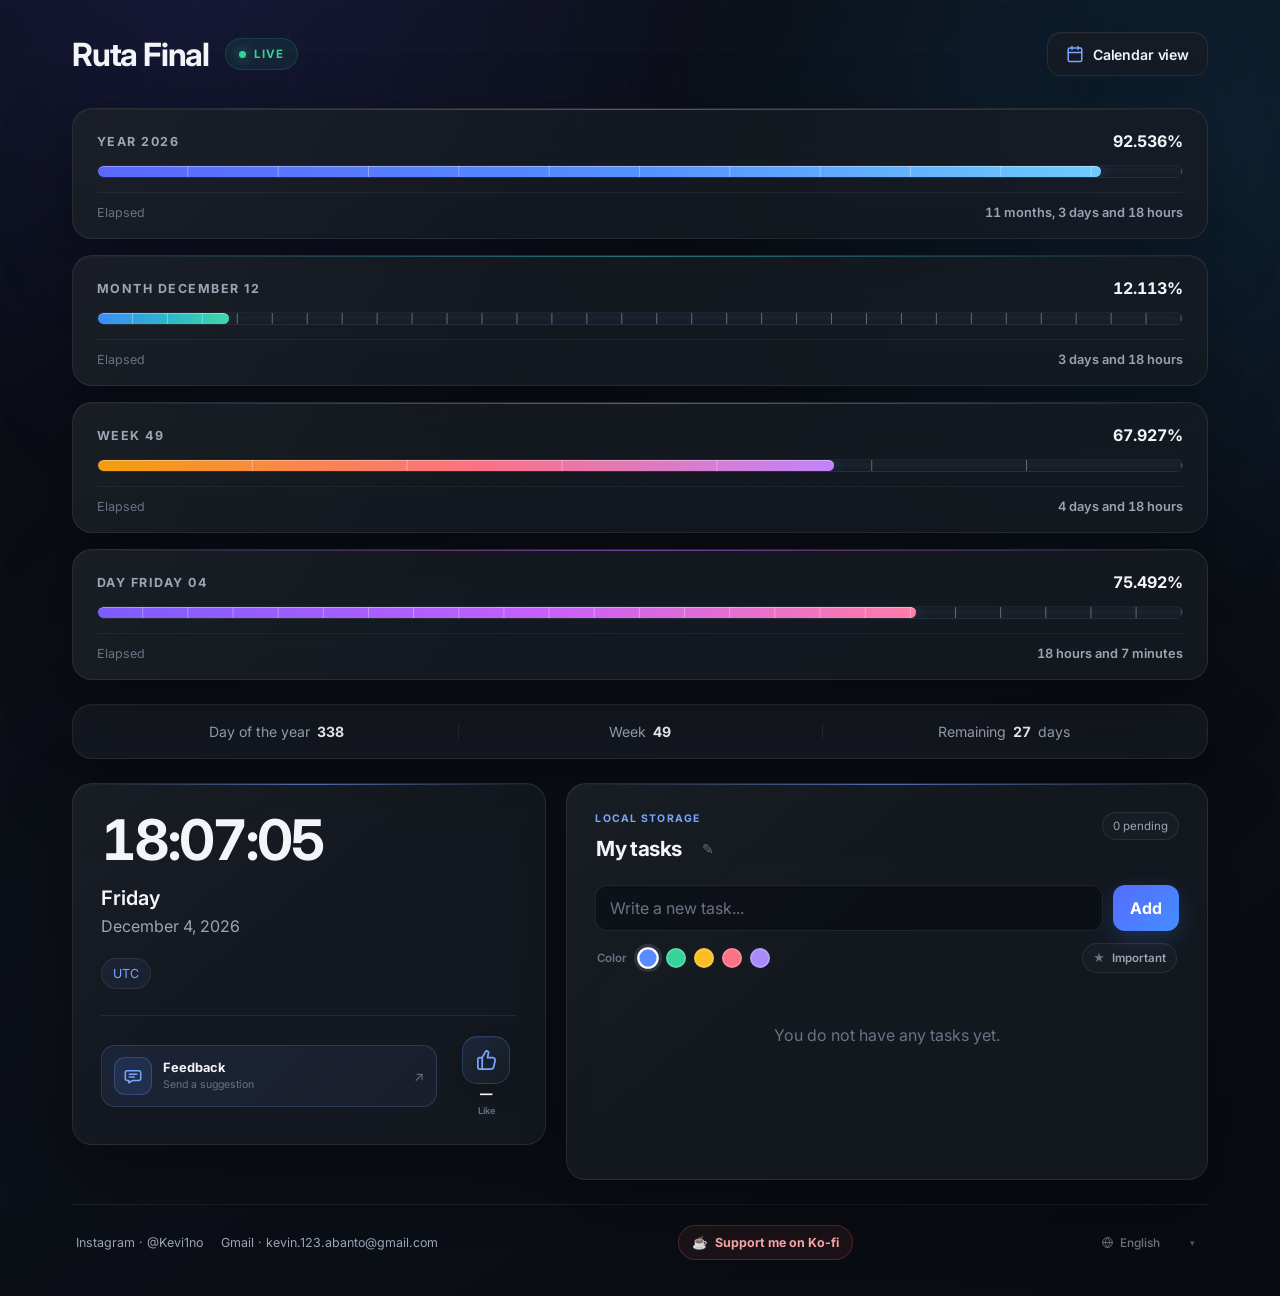
<file: en/index.html>
<!DOCTYPE html>
<html lang="en-US" dir="ltr" data-locale-code="en" data-build="standalone-v14-i18n">
<head>
    <meta charset="UTF-8">

    <meta
        name="viewport"
        content="width=device-width, initial-scale=1.0"
    >

    <!-- SEO principal: traducir estos metadatos en cada versión de idioma -->
    <title>Year, Month, Week and Day Progress | RutaFinal</title>

    <meta
        name="description"
        content="See in real time how much of the year, month, week and day has passed and how much remains. Organize tasks and add notes to your calendar."
    >

    <meta
        name="robots"
        content="index, follow, max-image-preview:large, max-snippet:-1, max-video-preview:-1"
    >

    <link rel="canonical" href="https://big-strategy.com/en/">

    <link rel="alternate" hreflang="es" href="https://big-strategy.com/">
    <link rel="alternate" hreflang="en" href="https://big-strategy.com/en/">
    <link rel="alternate" hreflang="pt-BR" href="https://big-strategy.com/pt/">
    <link rel="alternate" hreflang="zh-Hans" href="https://big-strategy.com/zh/">
    <link rel="alternate" hreflang="ja" href="https://big-strategy.com/ja/">
    <link rel="alternate" hreflang="ko" href="https://big-strategy.com/ko/">
    <link rel="alternate" hreflang="de" href="https://big-strategy.com/de/">
    <link rel="alternate" hreflang="fr" href="https://big-strategy.com/fr/">
    <link rel="alternate" hreflang="it" href="https://big-strategy.com/it/">
    <link rel="alternate" hreflang="hi" href="https://big-strategy.com/hi/">
    <link rel="alternate" hreflang="ar" href="https://big-strategy.com/ar/">
    <link rel="alternate" hreflang="ru" href="https://big-strategy.com/ru/">
    <link rel="alternate" hreflang="x-default" href="https://big-strategy.com/">

    <!-- Identidad visual compartida por todos los idiomas -->
    <link rel="icon" href="/favicon.ico">
    <link rel="icon" type="image/png" sizes="48x48" href="/favicon-48x48.png">
    <link rel="icon" type="image/png" sizes="32x32" href="/favicon-32x32.png">
    <link rel="icon" type="image/png" sizes="16x16" href="/favicon-16x16.png">
    <link rel="apple-touch-icon" sizes="180x180" href="/apple-touch-icon.png">
    <link rel="manifest" href="/site.webmanifest">

    <meta name="application-name" content="RutaFinal">
    <meta name="apple-mobile-web-app-title" content="RutaFinal">
    <meta name="theme-color" content="#090b11">
    <meta name="color-scheme" content="dark">

    <!-- Vista previa al compartir; el texto se localizará por idioma -->
    <meta property="og:type" content="website">
    <meta property="og:site_name" content="RutaFinal">
    <meta property="og:locale" content="en_US">
    <meta property="og:url" content="https://big-strategy.com/en/">
    <meta property="og:title" content="Year, Month, Week and Day Progress | RutaFinal">
    <meta property="og:description" content="See in real time how much of the year, month, week and day has passed and how much remains. Organize tasks and add notes to your calendar.">

    <meta name="twitter:card" content="summary">
    <meta name="twitter:title" content="Year, Month, Week and Day Progress | RutaFinal">
    <meta name="twitter:description" content="See in real time how much of the year, month, week and day has passed and how much remains. Organize tasks and add notes to your calendar.">

    <script type="application/ld+json">
    {
        "@context": "https://schema.org",
        "@type": "WebApplication",
        "name": "RutaFinal",
        "url": "https://big-strategy.com/en/",
        "description": "See in real time how much of the year, month, week and day has passed and how much remains. Organize tasks and add notes to your calendar.",
        "applicationCategory": "ProductivityApplication",
        "operatingSystem": "Any",
        "browserRequirements": "Requires JavaScript",
        "inLanguage": "en-US",
        "isAccessibleForFree": true,
        "featureList": [
            "Real-time year, month, week and day progress",
            "Elapsed and remaining time view",
            "Personal tasks stored on your device",
            "Year calendar with notes for each day"
        ]
    }
    </script>

    

    <!-- Fuente Inter -->
    <link rel="preconnect" href="https://fonts.googleapis.com">

    <link
        rel="preconnect"
        href="https://fonts.gstatic.com"
        crossorigin
    >

    <link
        href="https://fonts.googleapis.com/css2?family=Inter:wght@300;400;500;600;700&display=swap"
        rel="stylesheet"
    >

    <!-- Estilos -->

    <!-- Estilos integrados: versión autónoma -->
    <style>
/* ==========================================
   VARIABLES
========================================== */

:root {
    --background: #090b11;
    --surface: rgba(23, 27, 35, 0.82);
    --surface-strong: #171b23;
    --surface-hover: #1d222c;

    --border: rgba(255, 255, 255, 0.08);
    --border-strong: rgba(255, 255, 255, 0.12);

    --text: #f3f5f8;
    --text-secondary: #9ca5b4;
    --text-muted: #697384;

    --primary: #5b8cff;
    --primary-soft: #79a7ff;
    --green: #36d399;

    --radius: 20px;

    --shadow:
        0 24px 70px rgba(0, 0, 0, 0.34),
        inset 0 1px 0 rgba(255, 255, 255, 0.025);
}


/* ==========================================
   RESET
========================================== */

*,
*::before,
*::after {
    margin: 0;
    padding: 0;
    box-sizing: border-box;
}

html {
    scroll-behavior: smooth;
}

button,
input {
    font: inherit;
}

button {
    border: none;
}

body {
    min-height: 100vh;

    font-family: "Inter", sans-serif;
    color: var(--text);

    background:
        radial-gradient(
            circle at 15% -10%,
            rgba(86, 92, 255, 0.18),
            transparent 34%
        ),
        radial-gradient(
            circle at 90% 10%,
            rgba(30, 166, 255, 0.12),
            transparent 30%
        ),
        linear-gradient(
            145deg,
            #090b11 0%,
            #0c1018 48%,
            #090b11 100%
        );

    -webkit-font-smoothing: antialiased;
    text-rendering: optimizeLegibility;
}

body::before {
    content: "";

    position: fixed;
    inset: 0;

    pointer-events: none;

    background-image:
        linear-gradient(
            rgba(255, 255, 255, 0.012) 1px,
            transparent 1px
        ),
        linear-gradient(
            90deg,
            rgba(255, 255, 255, 0.012) 1px,
            transparent 1px
        );

    background-size: 48px 48px;

    mask-image:
        linear-gradient(
            to bottom,
            black,
            transparent 85%
        );
}


/* ==========================================
   APP
========================================== */

.app {
    position: relative;
    z-index: 1;

    width: min(1200px, 100%);
    margin: 0 auto;
    padding: 32px;
}


/* ==========================================
   HEADER
========================================== */

.header {
    display: flex;
    align-items: center;
    justify-content: space-between;

    margin-bottom: 32px;
}

.logo {
    display: flex;
    align-items: center;
    gap: 16px;
}

.logo h1 {
    font-size: clamp(1.6rem, 3vw, 2rem);
    font-weight: 700;
    letter-spacing: -1.2px;
}

.live-badge {
    display: flex;
    align-items: center;
    gap: 8px;

    padding: 8px 13px;

    border: 1px solid rgba(54, 211, 153, 0.16);
    border-radius: 999px;

    background: rgba(54, 211, 153, 0.08);
    color: var(--green);

    font-size: 0.72rem;
    font-weight: 700;
    letter-spacing: 0.08em;
}

.live-dot {
    width: 7px;
    height: 7px;

    border-radius: 50%;
    background: var(--green);

    box-shadow: 0 0 12px rgba(54, 211, 153, 0.75);

    animation: pulse 2s infinite;
}

.settings-button,
.calendar-view-button {
    display: inline-flex;
    align-items: center;
    gap: 9px;

    padding: 0 18px;
    height: 44px;

    border: 1px solid var(--border);
    border-radius: 14px;

    cursor: pointer;

    background: var(--surface);
    color: var(--text);

    font-size: 0.88rem;
    font-weight: 600;
    letter-spacing: -0.01em;

    box-shadow: var(--shadow);

    transition:
        transform 180ms ease,
        background 180ms ease,
        border-color 180ms ease,
        box-shadow 180ms ease;
}

.settings-button:hover,
.calendar-view-button:hover {
    transform: translateY(-2px);

    background: var(--surface-hover);
    border-color: rgba(91, 140, 255, 0.45);
    box-shadow:
        0 10px 24px rgba(0, 0, 0, 0.35),
        0 0 16px rgba(91, 140, 255, 0.18);
}

.calendar-view-button:active {
    transform: translateY(0);
}

.calendar-view-button:focus-visible {
    outline: 3px solid rgba(121, 167, 255, 0.48);
    outline-offset: 3px;
}

.calendar-view-btn-icon {
    display: flex;
    align-items: center;
    justify-content: center;
    color: var(--primary-soft);
    flex-shrink: 0;
}

.calendar-view-btn-icon svg {
    width: 18px;
    height: 18px;
    stroke: currentColor;
}

.calendar-view-btn-text {
    white-space: nowrap;
}

/* ==========================================
   CALENDAR MODAL - MINIMALIST 4x3
========================================== */

.calendar-modal {
    position: fixed;
    inset: 0;
    z-index: 1000;

    display: flex;
    align-items: center;
    justify-content: center;

    padding: 16px;

    opacity: 0;
    visibility: hidden;
    pointer-events: none;

    transition:
        opacity 220ms ease,
        visibility 220ms ease;
}

.calendar-modal.is-open {
    opacity: 1;
    visibility: visible;
    pointer-events: auto;
}

.calendar-modal-backdrop {
    position: absolute;
    inset: 0;

    background: rgba(4, 6, 12, 0.85);
    backdrop-filter: blur(14px);
    -webkit-backdrop-filter: blur(14px);
}

.calendar-modal-dialog {
    position: relative;
    z-index: 1;

    display: flex;
    flex-direction: column;

    width: min(1560px, 96vw);
    max-height: 94vh;

    border: 1px solid var(--border-strong);
    border-radius: var(--radius);

    background:
        radial-gradient(
            circle at 10% 0%,
            rgba(255, 122, 112, 0.08),
            transparent 35%
        ),
        radial-gradient(
            circle at 90% 10%,
            rgba(91, 140, 255, 0.08),
            transparent 35%
        ),
        linear-gradient(
            165deg,
            #11151f 0%,
            #0b0e15 100%
        );

    box-shadow:
        0 32px 80px rgba(0, 0, 0, 0.7),
        0 0 0 1px rgba(255, 255, 255, 0.06);

    transform: scale(0.96) translateY(12px);
    transition: transform 240ms cubic-bezier(0.16, 1, 0.3, 1);
    overflow: hidden;
}

.calendar-modal.is-open .calendar-modal-dialog {
    transform: scale(1) translateY(0);
}

/* Header */
.calendar-modal-header {
    display: flex;
    align-items: center;
    justify-content: space-between;
    gap: 16px;

    padding: 16px 24px 12px;
    border-bottom: 1px solid rgba(255, 255, 255, 0.06);
}

.calendar-modal-title {
    display: flex;
    align-items: baseline;
    gap: 8px;

    font-size: clamp(1.3rem, 2.6vw, 1.75rem);
    font-weight: 700;
    letter-spacing: -0.02em;
    line-height: 1;
}

.calendar-title-year {
    color: #ff7a70;
    font-weight: 800;
}

.calendar-title-name {
    color: var(--text);
}

.calendar-modal-close {
    display: grid;
    place-items: center;

    width: 36px;
    height: 36px;

    border: 1px solid var(--border);
    border-radius: 10px;

    cursor: pointer;

    background: var(--surface);
    color: var(--text-secondary);

    font-size: 1.05rem;

    transition:
        transform 180ms ease,
        background 180ms ease,
        color 180ms ease,
        border-color 180ms ease;
}

.calendar-modal-close:hover {
    transform: scale(1.08);
    background: rgba(239, 68, 68, 0.16);
    color: #f87171;
    border-color: rgba(239, 68, 68, 0.4);
}

.calendar-modal-close:focus-visible {
    outline: 3px solid rgba(239, 68, 68, 0.4);
    outline-offset: 2px;
}

/* Modal Body */
.calendar-modal-body {
    padding: 14px 20px 16px;
    overflow-y: auto;
    overscroll-behavior: contain;
    display: flex;
    flex-direction: column;
    gap: 14px;
}

.calendar-modal-body::-webkit-scrollbar {
    width: 6px;
}

.calendar-modal-body::-webkit-scrollbar-track {
    background: rgba(255, 255, 255, 0.02);
}

.calendar-modal-body::-webkit-scrollbar-thumb {
    background: rgba(255, 255, 255, 0.14);
    border-radius: 999px;
}

/* 12 Months Grid: Desktop 6 columns x 2 rows (Enero - Junio / Julio - Diciembre) */
.calendar-months-grid {
    display: grid;
    grid-template-columns: repeat(6, 1fr);
    grid-template-rows: repeat(2, auto);
    gap: 14px 18px;
    width: 100%;
}

.month-card {
    display: flex;
    flex-direction: column;
    padding: 4px 6px 8px;
    background: transparent;
    border-radius: 10px;
    transition: background 160ms ease;
}

.month-card:hover {
    background: rgba(255, 255, 255, 0.02);
}

.month-card-header {
    display: flex;
    align-items: center;
    justify-content: flex-start;
    margin-bottom: 6px;
}

.month-name {
    font-size: 0.88rem;
    font-weight: 700;
    color: var(--text);
    text-transform: capitalize;
    letter-spacing: -0.01em;
}

/* Weekday header row */
.month-weekdays {
    display: grid;
    grid-template-columns: repeat(7, 1fr);
    gap: 1px;
    margin-bottom: 4px;
}

.month-weekday {
    text-align: center;
    font-size: 0.62rem;
    font-weight: 600;
    color: var(--text-muted);
    text-transform: capitalize;
}

/* Days grid */
.month-days-grid {
    display: grid;
    grid-template-columns: repeat(7, 1fr);
    gap: 2px 1px;
}

.day-cell {
    position: relative;
    aspect-ratio: 1 / 1;

    display: flex;
    align-items: center;
    justify-content: center;

    border-radius: 5px;
    font-size: 0.72rem;
    font-weight: 500;
    font-variant-numeric: tabular-nums;
    color: var(--text);
    border: 1px solid transparent;

    transition: transform 120ms ease, background 120ms ease, border-color 120ms ease;
}

.day-cell.is-empty {
    pointer-events: none;
    background: transparent;
}

.day-cell .day-number {
    position: relative;
    z-index: 1;
    line-height: 1;
}

/* Clickable Day (Hoy y fechas futuras) */
.day-cell.is-clickable {
    cursor: pointer;
}

.day-cell.is-clickable:hover {
    background: rgba(255, 255, 255, 0.08);
    transform: scale(1.16);
    z-index: 4;
}

.day-cell.is-clickable:focus-visible {
    outline: 2px solid #5b8cff;
    outline-offset: 1px;
    z-index: 4;
}

/* Day with Note: Star indicator without covering number */
.day-cell.has-note {
    border-color: rgba(245, 158, 11, 0.35);
}

.day-cell.has-note:not(.is-today) {
    background: rgba(245, 158, 11, 0.08);
}

.day-note-star {
    position: absolute;
    top: 1px;
    right: 2px;
    z-index: 3;
    font-size: 0.52rem;
    color: #fbbf24;
    line-height: 1;
    pointer-events: none;
    text-shadow: 0 0 4px rgba(251, 191, 36, 0.7);
}

/* Past Day (Con X roja y número claramente visible) */
.day-cell.is-past {
    color: var(--text);
}

.day-cell.is-past .day-number {
    color: #f3f5f8;
    font-weight: 600;
}

.day-cell.is-past .day-x-mark {
    position: absolute;
    inset: 0;
    z-index: 2;
    display: flex;
    align-items: center;
    justify-content: center;
    color: #ef4444;
    font-size: 0.92em;
    font-weight: 700;
    line-height: 1;
    pointer-events: none;
    opacity: 0.88;
}

.day-cell.is-past:hover {
    background: rgba(239, 68, 68, 0.18);
    transform: scale(1.18);
    z-index: 5;
}

/* Today (Highlighted) */
.day-cell.is-today {
    background: #5b8cff;
    border-radius: 50%;
    color: #ffffff;
    font-weight: 700;
    box-shadow: 0 0 8px rgba(91, 140, 255, 0.65);
    z-index: 3;
}

.day-cell.is-today .day-number {
    color: #ffffff;
}

.day-cell.is-today:hover {
    transform: scale(1.22);
    z-index: 5;
}

/* Future Day */
.day-cell.is-future {
    color: var(--text-secondary);
}

.day-cell.is-future:hover {
    background: rgba(255, 255, 255, 0.08);
    color: var(--text);
    transform: scale(1.18);
    z-index: 5;
}

/* Bottom Stats & Legend */
.calendar-modal-bottom {
    display: flex;
    align-items: center;
    justify-content: space-between;
    flex-wrap: wrap;
    gap: 12px 16px;

    padding-top: 14px;
    border-top: 1px solid rgba(255, 255, 255, 0.08);
}

.calendar-modal-stats {
    display: flex;
    align-items: center;
    gap: 10px;
    flex-wrap: wrap;
}

.calendar-stat-pill {
    display: inline-flex;
    align-items: center;
    gap: 8px;

    padding: 7px 14px;

    border: 1px solid var(--border);
    border-radius: 12px;

    background: var(--surface);
    font-size: 0.8rem;
    transition: transform 140ms ease, background 140ms ease;
}

.calendar-stat-pill.is-elapsed {
    border-color: rgba(239, 68, 68, 0.28);
    background: rgba(239, 68, 68, 0.08);
}

.calendar-stat-pill.is-today {
    border-color: rgba(91, 140, 255, 0.35);
    background: rgba(91, 140, 255, 0.1);
}

.calendar-stat-pill.is-remaining {
    border-color: rgba(54, 211, 153, 0.28);
    background: rgba(54, 211, 153, 0.08);
}

.calendar-stat-label {
    display: inline-flex;
    align-items: center;
    gap: 6px;
    color: var(--text-secondary);
    font-weight: 600;
}

.calendar-stat-dot {
    display: inline-block;
    width: 6px;
    height: 6px;
    border-radius: 50%;
    flex-shrink: 0;
}

.calendar-stat-pill.is-elapsed .calendar-stat-dot {
    background: #ef4444;
    box-shadow: 0 0 6px #ef4444;
}

.calendar-stat-pill.is-today .calendar-stat-dot {
    background: #5b8cff;
    box-shadow: 0 0 6px #5b8cff;
}

.calendar-stat-pill.is-remaining .calendar-stat-dot {
    background: #36d399;
    box-shadow: 0 0 6px #36d399;
}

.calendar-stat-values {
    display: inline-flex;
    align-items: baseline;
    gap: 5px;
}

.calendar-stat-val {
    color: var(--text);
    font-weight: 700;
    font-variant-numeric: tabular-nums;
}

.calendar-stat-pill.is-elapsed .calendar-stat-val {
    color: #fca5a5;
}

.calendar-stat-pill.is-today .calendar-stat-val {
    color: #93c5fd;
}

.calendar-stat-pill.is-remaining .calendar-stat-val {
    color: #6ee7b7;
}

.calendar-stat-percent {
    color: var(--text-muted);
    font-size: 0.74rem;
    font-weight: 500;
}

/* Legend */
.calendar-legend {
    display: inline-flex;
    align-items: center;
    gap: 16px;
    flex-wrap: wrap;
    font-size: 0.76rem;
    color: var(--text-secondary);
}

.calendar-legend-item {
    display: inline-flex;
    align-items: center;
    gap: 6px;
}

.legend-bullet {
    display: inline-flex;
    align-items: center;
    justify-content: center;
    width: 16px;
    height: 16px;
    border-radius: 4px;
    font-size: 0.68rem;
    font-weight: 800;
}

.legend-bullet.is-past {
    color: #ef4444;
    background: rgba(239, 68, 68, 0.16);
    border: 1px solid rgba(239, 68, 68, 0.35);
}

.legend-bullet.is-today {
    background: #5b8cff;
    border-radius: 50%;
    color: #ffffff;
    box-shadow: 0 0 6px rgba(91, 140, 255, 0.6);
}

.legend-bullet.is-remaining {
    background: rgba(255, 255, 255, 0.06);
    border: 1px solid rgba(255, 255, 255, 0.12);
    color: var(--text-muted);
}

.legend-bullet.is-note {
    background: rgba(245, 158, 11, 0.16);
    border: 1px solid rgba(245, 158, 11, 0.4);
    color: #fbbf24;
}

/* Responsive: Mobile & Tablet (3 columnas de meses y cuadros inferiores adaptados) */
@media (max-width: 960px) {
    .calendar-modal {
        padding: 8px;
    }

    .calendar-modal-dialog {
        width: 100%;
        max-height: 98vh;
        border-radius: 14px;
    }

    .calendar-modal-header {
        padding: 10px 14px 8px;
    }

    .calendar-modal-title {
        font-size: 1.15rem;
    }

    .calendar-modal-close {
        width: 32px;
        height: 32px;
        font-size: 0.95rem;
    }

    .calendar-modal-body {
        padding: 10px 12px 12px;
        gap: 10px;
    }

    /* 3 columnas x 4 filas en celular y tablet */
    .calendar-months-grid {
        grid-template-columns: repeat(3, 1fr);
        grid-template-rows: repeat(4, auto);
        gap: 8px 10px;
    }

    .month-card {
        padding: 3px 4px 6px;
    }

    .month-card-header {
        margin-bottom: 4px;
    }

    .month-name {
        font-size: 0.78rem;
    }

    .month-weekdays {
        gap: 1px;
        margin-bottom: 2px;
    }

    .month-weekday {
        font-size: 0.58rem;
    }

    .month-days-grid {
        gap: 2px 1px;
    }

    .day-cell {
        font-size: 0.68rem;
        border-radius: 4px;
    }

    .day-cell.is-past .day-x-mark {
        font-size: 0.92em;
    }

    .day-note-star {
        top: 1px;
        right: 1px;
        font-size: 0.46rem;
    }

    /* Cuadros finales de información: 100% responsive para celular */
    .calendar-modal-bottom {
        display: flex;
        flex-direction: column;
        gap: 8px;
        padding-top: 10px;
        border-top: 1px solid rgba(255, 255, 255, 0.08);
        width: 100%;
    }

    .calendar-modal-stats {
        display: grid;
        grid-template-columns: repeat(3, 1fr);
        gap: 6px;
        width: 100%;
    }

    .calendar-stat-pill {
        display: flex;
        flex-direction: column;
        align-items: center;
        justify-content: center;
        text-align: center;
        padding: 7px 4px 6px;
        border-radius: 10px;
        gap: 3px;
        min-width: 0;
        width: 100%;
    }

    .calendar-stat-label {
        font-size: 0.62rem;
        font-weight: 600;
        text-transform: uppercase;
        letter-spacing: 0.02em;
        gap: 4px;
        white-space: nowrap;
        overflow: hidden;
        text-overflow: ellipsis;
        max-width: 100%;
    }

    .calendar-stat-dot {
        width: 5px;
        height: 5px;
    }

    .calendar-stat-values {
        display: flex;
        align-items: baseline;
        justify-content: center;
        gap: 3px;
        flex-wrap: wrap;
    }

    .calendar-stat-val {
        font-size: 0.88rem;
        font-weight: 800;
        line-height: 1.1;
    }

    .calendar-stat-percent {
        font-size: 0.62rem;
        line-height: 1;
    }

    .calendar-legend {
        display: flex;
        align-items: center;
        justify-content: center;
        flex-wrap: wrap;
        gap: 6px 12px;
        padding: 6px 8px;
        border-radius: 10px;
        background: rgba(255, 255, 255, 0.03);
        border: 1px solid rgba(255, 255, 255, 0.05);
        font-size: 0.66rem;
        width: 100%;
    }

    .legend-bullet {
        width: 13px;
        height: 13px;
        font-size: 0.6rem;
    }
}

@media (max-width: 480px) {
    .calendar-months-grid {
        gap: 6px 6px;
    }

    .month-name {
        font-size: 0.72rem;
    }

    .month-weekday {
        font-size: 0.52rem;
    }

    .day-cell {
        font-size: 0.62rem;
    }

    .day-note-star {
        top: 0px;
        right: 1px;
        font-size: 0.42rem;
    }

    .calendar-modal-stats {
        gap: 4px;
    }

    .calendar-stat-pill {
        padding: 6px 2px 5px;
    }

    .calendar-stat-label {
        font-size: 0.58rem;
        gap: 3px;
    }

    .calendar-stat-val {
        font-size: 0.82rem;
    }

    .calendar-stat-percent {
        font-size: 0.58rem;
    }

    .calendar-legend {
        font-size: 0.62rem;
        gap: 4px 8px;
        padding: 4px 6px;
    }
}

/* ==========================================
   CALENDAR NOTE MODAL
========================================== */

.calendar-note-modal {
    position: fixed;
    inset: 0;
    z-index: 1050;

    display: flex;
    align-items: center;
    justify-content: center;

    padding: 16px;

    opacity: 0;
    visibility: hidden;
    pointer-events: none;

    transition:
        opacity 200ms ease,
        visibility 200ms ease;
}

.calendar-note-modal.is-open {
    opacity: 1;
    visibility: visible;
    pointer-events: auto;
}

.calendar-note-backdrop {
    position: absolute;
    inset: 0;

    background: rgba(4, 6, 12, 0.78);
    backdrop-filter: blur(8px);
    -webkit-backdrop-filter: blur(8px);
}

.calendar-note-dialog {
    position: relative;
    z-index: 1;

    width: min(440px, 100%);

    border: 1px solid var(--border-strong);
    border-radius: 18px;

    background:
        radial-gradient(
            circle at 10% 0%,
            rgba(245, 158, 11, 0.08),
            transparent 40%
        ),
        linear-gradient(
            165deg,
            #171c28 0%,
            #0e121a 100%
        );

    box-shadow:
        0 24px 60px rgba(0, 0, 0, 0.75),
        0 0 0 1px rgba(255, 255, 255, 0.06);

    transform: scale(0.95) translateY(8px);
    transition: transform 200ms cubic-bezier(0.16, 1, 0.3, 1);
    overflow: hidden;
}

.calendar-note-modal.is-open .calendar-note-dialog {
    transform: scale(1) translateY(0);
}

.calendar-note-header {
    display: flex;
    align-items: center;
    justify-content: space-between;
    gap: 12px;

    padding: 16px 20px 12px;
    border-bottom: 1px solid rgba(255, 255, 255, 0.06);
}

.calendar-note-header-info {
    display: flex;
    align-items: center;
    gap: 8px;
}

.calendar-note-icon {
    display: grid;
    place-items: center;
    width: 28px;
    height: 28px;
    border-radius: 8px;
    background: rgba(245, 158, 11, 0.15);
    border: 1px solid rgba(245, 158, 11, 0.35);
    color: #fbbf24;
    font-size: 0.9rem;
}

.calendar-note-title {
    font-size: 1.05rem;
    font-weight: 700;
    color: var(--text);
    letter-spacing: -0.01em;
}

.calendar-note-close {
    display: grid;
    place-items: center;
    width: 32px;
    height: 32px;
    border: 1px solid var(--border);
    border-radius: 8px;
    cursor: pointer;
    background: var(--surface);
    color: var(--text-secondary);
    font-size: 0.95rem;
    transition:
        transform 160ms ease,
        background 160ms ease,
        color 160ms ease,
        border-color 160ms ease;
}

.calendar-note-close:hover {
    transform: scale(1.08);
    background: rgba(239, 68, 68, 0.16);
    color: #f87171;
    border-color: rgba(239, 68, 68, 0.4);
}

.calendar-note-close:focus-visible {
    outline: 3px solid rgba(239, 68, 68, 0.4);
    outline-offset: 2px;
}

.calendar-note-form {
    display: flex;
    flex-direction: column;
    gap: 12px;
    padding: 16px 20px 20px;
}

.calendar-note-date-display {
    font-size: 0.82rem;
    font-weight: 600;
    color: #93c5fd;
    text-transform: capitalize;
}

.calendar-note-input {
    width: 100%;
    min-height: 100px;
    padding: 12px 14px;
    border-radius: 12px;
    border: 1px solid var(--border);
    background: rgba(255, 255, 255, 0.03);
    color: var(--text);
    font-family: inherit;
    font-size: 0.88rem;
    line-height: 1.5;
    resize: vertical;
    transition: border-color 160ms ease, background 160ms ease, box-shadow 160ms ease;
}

.calendar-note-input::placeholder {
    color: var(--text-muted);
}

.calendar-note-input:focus {
    outline: none;
    border-color: rgba(91, 140, 255, 0.55);
    background: rgba(255, 255, 255, 0.05);
    box-shadow: 0 0 0 3px rgba(91, 140, 255, 0.18);
}

.calendar-note-actions {
    display: flex;
    align-items: center;
    justify-content: flex-end;
    gap: 10px;
    margin-top: 4px;
}

.calendar-note-save-btn {
    display: inline-flex;
    align-items: center;
    justify-content: center;
    padding: 8px 18px;
    border: none;
    border-radius: 10px;
    background: linear-gradient(135deg, #3b82f6 0%, #2563eb 100%);
    color: #ffffff;
    font-family: inherit;
    font-size: 0.84rem;
    font-weight: 600;
    cursor: pointer;
    box-shadow: 0 4px 12px rgba(37, 99, 235, 0.35);
    transition: transform 160ms ease, box-shadow 160ms ease, filter 160ms ease;
}

.calendar-note-save-btn:hover {
    transform: translateY(-1px);
    filter: brightness(1.1);
    box-shadow: 0 6px 16px rgba(37, 99, 235, 0.45);
}

.calendar-note-save-btn:active {
    transform: translateY(0);
}

.calendar-note-delete-btn {
    display: inline-flex;
    align-items: center;
    justify-content: center;
    padding: 8px 14px;
    border: 1px solid rgba(239, 68, 68, 0.3);
    border-radius: 10px;
    background: rgba(239, 68, 68, 0.1);
    color: #fca5a5;
    font-family: inherit;
    font-size: 0.84rem;
    font-weight: 600;
    cursor: pointer;
    transition: transform 160ms ease, background 160ms ease, border-color 160ms ease;
}

.calendar-note-delete-btn:hover {
    transform: translateY(-1px);
    background: rgba(239, 68, 68, 0.2);
    border-color: rgba(239, 68, 68, 0.5);
    color: #f87171;
}

.calendar-note-delete-btn:active {
    transform: translateY(0);
}


/* ==========================================
   PROGRESS
========================================== */

.progress-panel {
    display: flex;
    flex-direction: column;
    gap: 16px;
}

.progress-card {
    --bar-start: #5a67ff;
    --bar-middle: #548fff;
    --bar-end: #6ecbff;

    position: relative;
    overflow: hidden;

    cursor: pointer;
    outline: none;

    padding: 22px 24px 18px;

    border: 1px solid var(--border);
    border-radius: var(--radius);

    background:
        linear-gradient(
            120deg,
            rgba(255, 255, 255, 0.025),
            transparent 38%
        ),
        var(--surface);

    box-shadow: var(--shadow);

    transition:
        transform 200ms ease,
        border-color 200ms ease,
        background 200ms ease;
}

.progress-card:focus-visible {
    border-color: rgba(121, 167, 255, 0.68);

    box-shadow:
        0 0 0 3px rgba(91, 140, 255, 0.14),
        var(--shadow);
}

.progress-card > .progress-info,
.progress-card > .progress-bar,
.progress-card > .progress-detail {
    will-change: transform, opacity, filter;
}

.progress-card.is-switching > .progress-info,
.progress-card.is-switching > .progress-bar,
.progress-card.is-switching > .progress-detail {
    animation:
        progress-out-left 170ms ease-in forwards;
}

.progress-card.is-entering > .progress-info,
.progress-card.is-entering > .progress-bar,
.progress-card.is-entering > .progress-detail {
    animation:
        progress-in-right 260ms cubic-bezier(0.22, 1, 0.36, 1) both;
}

.progress-card.is-remaining {
    background:
        linear-gradient(
            120deg,
            rgba(91, 140, 255, 0.075),
            transparent 42%
        ),
        var(--surface);
}

.progress-card:nth-child(2) {
    --bar-start: #3d8bfd;
    --bar-middle: #2ab7ca;
    --bar-end: #41d7a7;
}

.progress-card:nth-child(3) {
    --bar-start: #f59e0b;
    --bar-middle: #fb7185;
    --bar-end: #c084fc;
}

.progress-card:nth-child(4) {
    --bar-start: #7c5cff;
    --bar-middle: #c35fff;
    --bar-end: #ff7ca8;
}

.progress-card::before {
    content: "";

    position: absolute;
    top: 0;
    left: 24px;
    right: 24px;

    height: 1px;

    background:
        linear-gradient(
            90deg,
            transparent,
            var(--bar-middle),
            transparent
        );

    opacity: 0.55;
}

.progress-card:hover {
    transform: translateY(-2px);

    border-color: var(--border-strong);

    background:
        linear-gradient(
            120deg,
            rgba(255, 255, 255, 0.04),
            transparent 42%
        ),
        var(--surface-hover);
}

.progress-info {
    display: flex;
    align-items: center;
    justify-content: space-between;
    gap: 20px;

    margin-bottom: 14px;
}

.progress-title {
    color: var(--text-secondary);

    font-size: 0.78rem;
    font-weight: 700;
    letter-spacing: 0.12em;
}

.progress-value {
    color: var(--text);

    font-size: 1rem;
    font-weight: 700;
    font-variant-numeric: tabular-nums;
}

.progress-bar {
    --segments: 12;

    position: relative;

    width: 100%;
    height: 13px;

    overflow: hidden;

    border: 1px solid rgba(255, 255, 255, 0.035);
    border-radius: 999px;

    background:
        linear-gradient(
            180deg,
            #202734,
            #171d27
        );

    box-shadow:
        inset 0 2px 5px rgba(0, 0, 0, 0.3);
}
.progress-bar::after {
    content: "";

    position: absolute;
    inset: 0;

    pointer-events: none;
    border-radius: inherit;

    background-image:
        linear-gradient(
            to right,
            transparent calc(100% - 1px),
            rgba(255, 255, 255, 0.45) calc(100% - 1px)
        );

    background-size: calc(100% / var(--segments)) 100%;
    background-repeat: repeat-x;

    opacity: 0.75;
}
.progress-fill {
    position: relative;

    width: 0%;
    height: 100%;

    overflow: hidden;

    border-radius: inherit;

    background:
        linear-gradient(
            90deg,
            var(--bar-start) 0%,
            var(--bar-middle) 52%,
            var(--bar-end) 100%
        );

    box-shadow:
        0 0 18px rgba(79, 140, 255, 0.3),
        inset 0 1px 0 rgba(255, 255, 255, 0.35);

    transition: width 800ms cubic-bezier(0.22, 1, 0.36, 1);
}

.progress-card.is-remaining .progress-fill {
    margin-left: auto;

    background:
        linear-gradient(
            270deg,
            var(--bar-start) 0%,
            var(--bar-middle) 52%,
            var(--bar-end) 100%
        );
}

.progress-fill::after {
    content: "";

    position: absolute;
    inset: 0;

    background:
        linear-gradient(
            110deg,
            transparent 10%,
            rgba(255, 255, 255, 0.2) 45%,
            transparent 70%
        );

    transform: translateX(-80%);
}

.progress-detail {
    display: flex;
    align-items: center;
    justify-content: space-between;
    gap: 20px;

    margin-top: 14px;
    padding-top: 12px;

    border-top: 1px solid rgba(255, 255, 255, 0.055);

    color: var(--text-muted);

    font-size: 0.78rem;
}

.progress-detail strong {
    color: var(--text-secondary);

    font-size: 0.8rem;
    font-weight: 600;
    font-variant-numeric: tabular-nums;
}


/* ==========================================
   STATUS
========================================== */

.status-card {
    display: grid;
    grid-template-columns: repeat(3, 1fr);

    margin: 24px 0;
    padding: 18px 22px;

    border: 1px solid var(--border);
    border-radius: var(--radius);

    background: var(--surface);

    color: var(--text-secondary);

    box-shadow: var(--shadow);
}

.status-card span {
    display: flex;
    align-items: center;
    justify-content: center;
    gap: 7px;

    min-width: 0;

    font-size: 0.88rem;
}

.status-card span + span {
    border-left: 1px solid rgba(255, 255, 255, 0.07);
}

.status-card strong {
    color: var(--text);
    font-variant-numeric: tabular-nums;
}


/* ==========================================
   BOTTOM
========================================== */

.bottom-grid {
    display: grid;
    grid-template-columns:
        minmax(280px, 0.85fr)
        minmax(360px, 1.15fr);

    gap: 20px;
}

.clock-card,
.tasks-card {
    position: relative;
    overflow: hidden;

    min-height: 310px;
    padding: 28px;

    border: 1px solid var(--border);
    border-radius: var(--radius);

    background:
        linear-gradient(
            140deg,
            rgba(255, 255, 255, 0.025),
            transparent 42%
        ),
        var(--surface);

    box-shadow: var(--shadow);
}

.clock-card::before,
.tasks-card::before {
    content: "";

    position: absolute;
    top: 0;
    left: 26px;
    right: 26px;

    height: 1px;

    background:
        linear-gradient(
            90deg,
            transparent,
            rgba(116, 156, 255, 0.62),
            transparent
        );
}


/* ==========================================
   CLOCK
========================================== */

.clock-card {
    display: flex;
    flex-direction: column;
    justify-content: center;
}

.clock {
    margin-bottom: 18px;

    font-size: clamp(2.5rem, 5vw, 3.5rem);
    font-weight: 700;
    letter-spacing: -3px;
    line-height: 1;

    font-variant-numeric: tabular-nums;
}

.day-name {
    margin-bottom: 6px;

    font-size: 1.25rem;
    font-weight: 600;
    text-transform: capitalize;
}

.full-date {
    margin-bottom: 22px;

    color: var(--text-secondary);
    text-transform: capitalize;
}

.timezone {
    align-self: flex-start;

    display: inline-flex;
    align-items: center;

    padding: 7px 11px;

    border: 1px solid var(--border);
    border-radius: 999px;

    background: rgba(91, 140, 255, 0.08);
    color: var(--primary-soft);

    font-size: 0.78rem;
}

.engagement-panel {
    display: grid;
    grid-template-columns: minmax(0, 1fr) auto;
    align-items: center;
    gap: 18px;

    width: 100%;
    margin-top: 26px;
    padding-top: 20px;

    border-top: 1px solid rgba(255, 255, 255, 0.07);
}

.feedback-card {
    display: grid;
    grid-template-columns: 38px minmax(0, 1fr) auto;
    align-items: center;
    gap: 11px;

    min-width: 0;
    padding: 11px 12px;

    border: 1px solid rgba(121, 167, 255, 0.19);
    border-radius: 14px;

    background:
        linear-gradient(
            135deg,
            rgba(91, 140, 255, 0.1),
            rgba(167, 139, 250, 0.055)
        );

    color: var(--text);
    text-decoration: none;

    transition:
        transform 180ms ease,
        border-color 180ms ease,
        background 180ms ease,
        box-shadow 180ms ease;
}

.feedback-card:hover {
    transform: translateY(-2px);
    border-color: rgba(121, 167, 255, 0.42);
    background:
        linear-gradient(
            135deg,
            rgba(91, 140, 255, 0.16),
            rgba(167, 139, 250, 0.09)
        );
    box-shadow: 0 12px 28px rgba(0, 0, 0, 0.2);
}

.feedback-card:focus-visible,
.like-button:focus-visible {
    outline: 3px solid rgba(121, 167, 255, 0.48);
    outline-offset: 3px;
}

.feedback-card-icon {
    display: grid;
    place-items: center;

    width: 38px;
    height: 38px;

    border: 1px solid rgba(121, 167, 255, 0.24);
    border-radius: 11px;

    background: rgba(91, 140, 255, 0.12);
    color: var(--primary-soft);
}

.feedback-card-icon svg {
    width: 20px;
    height: 20px;

    fill: none;
    stroke: currentColor;
    stroke-width: 1.8;
    stroke-linecap: round;
    stroke-linejoin: round;
}

.feedback-card-copy {
    display: flex;
    flex-direction: column;
    gap: 3px;

    min-width: 0;
}

.feedback-card-copy strong {
    font-size: 0.8rem;
    line-height: 1.2;
}

.feedback-card-copy small {
    overflow: hidden;

    color: var(--text-muted);

    font-size: 0.66rem;
    line-height: 1.2;
    text-overflow: ellipsis;
    white-space: nowrap;
}

.feedback-card-arrow {
    color: var(--text-muted);

    font-size: 0.82rem;
}

.like-widget {
    display: grid;
    justify-items: center;
    gap: 3px;

    min-width: 62px;
}

.like-button {
    display: grid;
    place-items: center;

    width: 48px;
    height: 48px;

    border: 1px solid rgba(91, 140, 255, 0.25);
    border-radius: 15px;

    cursor: pointer;

    background:
        linear-gradient(
            145deg,
            rgba(91, 140, 255, 0.12),
            rgba(255, 255, 255, 0.025)
        );
    color: var(--primary-soft);

    box-shadow:
        inset 0 1px 0 rgba(255, 255, 255, 0.05),
        0 8px 24px rgba(0, 0, 0, 0.16);

    transition:
        transform 170ms ease,
        color 170ms ease,
        border-color 170ms ease,
        background 170ms ease,
        box-shadow 170ms ease;
}

.like-button:hover:not(:disabled) {
    transform: translateY(-2px) scale(1.03);
    border-color: rgba(91, 140, 255, 0.52);
}

.like-button:active:not(:disabled) {
    transform: scale(0.94);
}

.like-button.is-liked {
    border-color: rgba(91, 140, 255, 0.72);
    background:
        linear-gradient(
            145deg,
            rgba(91, 140, 255, 0.98),
            rgba(84, 111, 255, 0.88)
        );
    color: #ffffff;

    box-shadow:
        0 10px 28px rgba(76, 112, 255, 0.28),
        inset 0 1px 0 rgba(255, 255, 255, 0.25);
}

.like-button:disabled {
    cursor: wait;
    opacity: 0.62;
}

.like-icon {
    width: 23px;
    height: 23px;

    fill: none;
    stroke: currentColor;
    stroke-width: 1.8;
    stroke-linecap: round;
    stroke-linejoin: round;
}

.like-button.is-liked .like-icon {
    fill: currentColor;
}

.like-count {
    color: var(--text);

    font-size: 0.78rem;
    font-weight: 800;
    font-variant-numeric: tabular-nums;
    line-height: 1.2;
}

.like-label {
    color: var(--text-muted);

    font-size: 0.58rem;
    font-weight: 600;
}


/* ==========================================
   LOCAL TASKS
========================================== */

.tasks-header {
    display: flex;
    align-items: flex-start;
    justify-content: space-between;
    gap: 18px;

    margin-bottom: 20px;
}

.tasks-header > div {
    min-width: 0;
}

.tasks-label {
    display: block;

    margin-bottom: 7px;

    color: var(--primary-soft);

    font-size: 0.65rem;
    font-weight: 700;
    letter-spacing: 0.12em;
}

.tasks-title-row {
    display: flex;
    align-items: center;
    gap: 7px;

    min-width: 0;
}

.tasks-title {
    min-width: 40px;
    max-width: 100%;

    padding: 3px 5px;
    margin-left: -5px;

    outline: none;
    border: 1px solid transparent;
    border-radius: 8px;

    overflow: hidden;
    white-space: nowrap;

    font-size: 1.3rem;
    letter-spacing: -0.03em;

    transition:
        color 180ms ease,
        border-color 180ms ease,
        background 180ms ease,
        box-shadow 180ms ease;
}

.tasks-title:hover {
    border-color: var(--border);
    background: rgba(255, 255, 255, 0.025);
}

.tasks-title:focus {
    border-color: rgba(91, 140, 255, 0.62);
    background: rgba(8, 11, 17, 0.72);

    box-shadow:
        0 0 0 3px rgba(91, 140, 255, 0.1);
}

.edit-title-button {
    flex: 0 0 auto;

    display: grid;
    place-items: center;

    width: 27px;
    height: 27px;

    border: 1px solid transparent;
    border-radius: 8px;

    cursor: pointer;

    background: transparent;
    color: var(--text-muted);

    font-size: 0.9rem;

    transition:
        color 180ms ease,
        border-color 180ms ease,
        background 180ms ease;
}

.edit-title-button:hover {
    border-color: var(--border);
    background: rgba(255, 255, 255, 0.04);
    color: var(--primary-soft);
}

.task-count {
    flex-shrink: 0;

    padding: 6px 10px;

    border: 1px solid var(--border);
    border-radius: 999px;

    background: rgba(255, 255, 255, 0.025);
    color: var(--text-secondary);

    font-size: 0.72rem;
}

.task-form {
    display: grid;
    grid-template-columns: 1fr auto;
    gap: 10px;

    margin-bottom: 18px;
}

.task-options {
    grid-column: 1 / -1;

    display: flex;
    align-items: center;
    justify-content: space-between;
    gap: 16px;

    padding: 2px 2px 0;
}

.task-colors {
    display: flex;
    align-items: center;
    gap: 10px;

    min-width: 0;

    border: 0;
}

.task-colors legend {
    float: left;

    margin-right: 1px;

    color: var(--text-muted);

    font-size: 0.72rem;
    font-weight: 600;
}

.color-options {
    display: flex;
    align-items: center;
    gap: 8px;
}

.color-options label {
    position: relative;

    display: block;

    cursor: pointer;
}

.color-options input {
    position: absolute;

    width: 1px;
    height: 1px;

    opacity: 0;
}

.color-swatch {
    display: block;

    width: 20px;
    height: 20px;

    border: 2px solid rgba(255, 255, 255, 0.16);
    border-radius: 50%;

    transition:
        transform 160ms ease,
        border-color 160ms ease,
        box-shadow 160ms ease;
}

.color-options label:hover .color-swatch {
    transform: scale(1.12);
}

.color-options input:checked + .color-swatch {
    transform: scale(1.08);
    border-color: #ffffff;

    box-shadow:
        0 0 0 3px rgba(255, 255, 255, 0.11);
}

.color-options input:focus-visible + .color-swatch {
    outline: 2px solid var(--primary-soft);
    outline-offset: 3px;
}

.color-blue {
    background: #5b8cff;
}

.color-green {
    background: #36d399;
}

.color-amber {
    background: #fbbf24;
}

.color-red {
    background: #fb7185;
}

.color-violet {
    background: #a78bfa;
}

.important-option {
    display: inline-flex;
    align-items: center;
    gap: 7px;

    padding: 7px 10px;

    border: 1px solid var(--border);
    border-radius: 999px;

    cursor: pointer;

    background: rgba(255, 255, 255, 0.025);
    color: var(--text-secondary);

    font-size: 0.72rem;
    font-weight: 600;

    transition:
        border-color 180ms ease,
        background 180ms ease,
        color 180ms ease;
}

.important-option input {
    position: absolute;

    width: 1px;
    height: 1px;

    opacity: 0;
}

.important-icon {
    color: var(--text-muted);

    transition:
        color 180ms ease,
        filter 180ms ease;
}

.important-option:has(input:checked) {
    border-color: rgba(251, 191, 36, 0.45);
    background: rgba(251, 191, 36, 0.1);
    color: #fde68a;
}

.important-option:has(input:checked) .important-icon {
    color: #fbbf24;
    filter: drop-shadow(0 0 6px rgba(251, 191, 36, 0.55));
}

.important-option:has(input:focus-visible) {
    outline: 2px solid var(--primary-soft);
    outline-offset: 2px;
}

.task-input {
    width: 100%;
    min-width: 0;

    padding: 12px 14px;

    outline: none;

    border: 1px solid var(--border);
    border-radius: 12px;

    background: rgba(8, 11, 17, 0.55);
    color: var(--text);

    transition:
        border-color 180ms ease,
        box-shadow 180ms ease,
        background 180ms ease;
}

.task-input::placeholder {
    color: var(--text-muted);
}

.task-input:focus {
    border-color: rgba(91, 140, 255, 0.65);

    background: rgba(8, 11, 17, 0.8);

    box-shadow:
        0 0 0 4px rgba(91, 140, 255, 0.1);
}

.add-task-button {
    padding: 12px 17px;

    border-radius: 12px;

    cursor: pointer;

    background:
        linear-gradient(
            135deg,
            #566cff,
            #438eff
        );

    color: white;

    font-weight: 700;

    box-shadow:
        0 8px 22px rgba(67, 126, 255, 0.22);

    transition:
        transform 180ms ease,
        filter 180ms ease;
}

.add-task-button:hover {
    transform: translateY(-1px);
    filter: brightness(1.08);
}

.tasks-container {
    min-height: 160px;
}

.task-list {
    display: flex;
    flex-direction: column;
    gap: 9px;

    max-height: 225px;
    overflow-y: auto;

    list-style: none;

    scrollbar-width: thin;
    scrollbar-color: #30394a transparent;
}

.task-item {
    --task-accent: #5b8cff;
    --task-accent-rgb: 91, 140, 255;

    position: relative;

    display: grid;
    grid-template-columns: 28px minmax(0, 1fr) auto;
    align-items: center;
    gap: 10px;

    padding: 10px 11px;

    overflow: hidden;

    border: 1px solid rgba(var(--task-accent-rgb), 0.22);
    border-radius: 12px;

    background:
        linear-gradient(
            90deg,
            rgba(var(--task-accent-rgb), 0.14),
            rgba(var(--task-accent-rgb), 0.035) 52%,
            rgba(255, 255, 255, 0.018)
        );

    transition:
        background 180ms ease,
        border-color 180ms ease,
        transform 180ms ease;
}

.task-item::before {
    content: "";

    position: absolute;
    top: 8px;
    bottom: 8px;
    left: 0;

    width: 3px;

    border-radius: 0 999px 999px 0;
    background: var(--task-accent);

    box-shadow:
        0 0 12px rgba(var(--task-accent-rgb), 0.72);
}

.task-item[data-color="green"] {
    --task-accent: #36d399;
    --task-accent-rgb: 54, 211, 153;
}

.task-item[data-color="amber"] {
    --task-accent: #fbbf24;
    --task-accent-rgb: 251, 191, 36;
}

.task-item[data-color="red"] {
    --task-accent: #fb7185;
    --task-accent-rgb: 251, 113, 133;
}

.task-item[data-color="violet"] {
    --task-accent: #a78bfa;
    --task-accent-rgb: 167, 139, 250;
}

.task-item:hover {
    transform: translateX(2px);

    border-color: rgba(var(--task-accent-rgb), 0.42);
}

.task-item.is-important {
    border-color: rgba(251, 191, 36, 0.52);

    box-shadow:
        inset 0 0 0 1px rgba(251, 191, 36, 0.07),
        0 8px 24px rgba(0, 0, 0, 0.12);
}

.task-toggle {
    display: grid;
    place-items: center;

    width: 24px;
    height: 24px;

    border: 1px solid rgba(var(--task-accent-rgb), 0.65);
    border-radius: 8px;

    cursor: pointer;

    background: transparent;
    color: white;

    font-size: 0.8rem;
    font-weight: 700;
}

.task-content {
    display: flex;
    flex-direction: column;
    align-items: flex-start;
    gap: 4px;

    min-width: 0;
}

.task-text {
    width: 100%;
    min-width: 0;

    overflow-wrap: anywhere;

    color: var(--text);

    font-size: 0.88rem;
    line-height: 1.4;
}

.task-priority-badge {
    display: inline-flex;
    align-items: center;

    padding: 2px 6px;

    border: 1px solid rgba(251, 191, 36, 0.32);
    border-radius: 999px;

    background: rgba(251, 191, 36, 0.1);
    color: #fcd34d;

    font-size: 0.55rem;
    font-weight: 800;
    letter-spacing: 0.08em;
}

.task-actions {
    display: flex;
    align-items: center;
    gap: 3px;
}

.task-color-button,
.task-priority-button,
.task-delete {
    display: grid;
    place-items: center;

    width: 28px;
    height: 28px;

    border-radius: 8px;

    cursor: pointer;

    background: transparent;
    color: var(--text-muted);

    font-size: 1.15rem;

    transition:
        background 180ms ease,
        color 180ms ease,
        transform 180ms ease;
}

.task-color-button:hover,
.task-priority-button:hover,
.task-delete:hover {
    transform: translateY(-1px);
}

.task-color-button:hover {
    background: rgba(var(--task-accent-rgb), 0.12);
}

.task-color-dot {
    width: 12px;
    height: 12px;

    border: 2px solid rgba(255, 255, 255, 0.58);
    border-radius: 50%;

    background: var(--task-accent);
    box-shadow: 0 0 8px rgba(var(--task-accent-rgb), 0.55);
}

.task-priority-button {
    font-size: 0.9rem;
}

.task-priority-button:hover,
.task-priority-button.is-active {
    background: rgba(251, 191, 36, 0.1);
    color: #fbbf24;
}

.task-delete:hover {
    background: rgba(255, 92, 122, 0.1);
    color: #ff7690;
}

.task-item.is-complete {
    opacity: 0.58;
}

.task-item.is-complete .task-toggle {
    border-color: var(--green);
    background: var(--green);
    color: #07130e;
}

.task-item.is-complete .task-text {
    text-decoration: line-through;
}

.empty-state {
    padding: 32px 10px;

    color: var(--text-muted);

    text-align: center;
    line-height: 1.6;
}


/* ==========================================
   FOOTER
========================================== */

.site-footer {
    display: flex;
    align-items: center;
    justify-content: space-between;
    gap: 24px;

    margin-top: 24px;
    padding: 20px 4px 4px;

    border-top: 1px solid rgba(255, 255, 255, 0.07);
}

.footer-contact {
    display: flex;
    align-items: center;
    flex-wrap: wrap;
    gap: 10px 18px;
}

.footer-contact a,
.kofi-link {
    color: var(--text-secondary);

    font-size: 0.78rem;
    text-decoration: none;

    transition:
        color 180ms ease,
        border-color 180ms ease,
        background 180ms ease,
        transform 180ms ease;
}

.footer-contact a:hover {
    color: var(--primary-soft);
}

.kofi-link {
    flex: 0 0 auto;

    display: inline-flex;
    align-items: center;
    gap: 7px;

    padding: 9px 13px;

    border: 1px solid rgba(255, 107, 107, 0.24);
    border-radius: 999px;

    background: rgba(255, 107, 107, 0.07);
    color: #ffaaaa;

    font-weight: 700;
}

.kofi-link:hover {
    transform: translateY(-1px);

    border-color: rgba(255, 107, 107, 0.42);
    background: rgba(255, 107, 107, 0.12);
    color: #ffd0d0;
}


/* ==========================================
   ANIMATIONS
========================================== */

@keyframes progress-out-left {
    from {
        opacity: 1;
        transform: translateX(0);
        filter: blur(0);
    }

    to {
        opacity: 0;
        transform: translateX(-7%);
        filter: blur(2px);
    }
}

@keyframes progress-in-right {
    from {
        opacity: 0;
        transform: translateX(7%);
        filter: blur(2px);
    }

    to {
        opacity: 1;
        transform: translateX(0);
        filter: blur(0);
    }
}

@keyframes pulse {
    0%,
    100% {
        opacity: 1;
        transform: scale(1);
    }

    50% {
        opacity: 0.45;
        transform: scale(1.35);
    }
}

@media (prefers-reduced-motion: reduce) {
    .progress-card.is-switching > .progress-info,
    .progress-card.is-switching > .progress-bar,
    .progress-card.is-switching > .progress-detail,
    .progress-card.is-entering > .progress-info,
    .progress-card.is-entering > .progress-bar,
    .progress-card.is-entering > .progress-detail {
        animation-duration: 1ms;
    }
}


/* ==========================================
   RESPONSIVE
========================================== */

@media (max-width: 900px) {
    .bottom-grid {
        grid-template-columns: 1fr;
    }

    .clock-card,
    .tasks-card {
        min-height: auto;
    }
}

@media (max-width: 650px) {
    .app {
        padding: 20px 14px;
    }

    .header {
        align-items: flex-start;
    }

    .logo {
        align-items: flex-start;
        flex-direction: column;
        gap: 10px;
    }

    .progress-card {
        padding: 20px 18px 16px;
    }

    .progress-info {
        align-items: flex-start;
    }

    .status-card {
        grid-template-columns: 1fr;

        gap: 14px;
    }

    .status-card span {
        justify-content: space-between;
    }

    .status-card span + span {
        padding-top: 14px;

        border-top: 1px solid rgba(255, 255, 255, 0.07);
        border-left: none;
    }

    .task-form {
        grid-template-columns: 1fr;
    }

    .task-options {
        align-items: flex-start;
        flex-direction: column;
        gap: 12px;
    }

    .add-task-button {
        width: 100%;
    }

    .clock {
        font-size: 2.7rem;
    }

    .engagement-panel {
        gap: 12px;
    }

    .site-footer {
        align-items: flex-start;
        flex-direction: column;
        gap: 16px;
    }

    .footer-contact {
        align-items: flex-start;
        flex-direction: column;
        gap: 10px;
    }

}

@media (max-width: 390px) {
    .engagement-panel {
        grid-template-columns: minmax(0, 1fr) 54px;
    }

    .feedback-card {
        grid-template-columns: 36px minmax(0, 1fr);
    }

    .feedback-card-arrow {
        display: none;
    }
}

/* Corrección definitiva para múltiples tareas en PC */

.bottom-grid {
    align-items: start !important;
}

.tasks-card,
.tasks-container {
    height: auto !important;
    max-height: none !important;
    overflow: visible !important;
}

.task-list {
    display: grid !important;
    grid-template-columns: minmax(0, 1fr);
    grid-auto-rows: minmax(50px, auto);

    width: 100%;
    height: auto !important;
    max-height: none !important;

    overflow: visible !important;
    padding-right: 0;
}

.task-list .task-item {
    flex: none !important;

    width: 100%;
    height: auto !important;
    min-height: 50px !important;
}

    
/* ==========================================
   SELECTOR DE IDIOMA · PIE DE PÁGINA
========================================== */

.header-actions {
    display: flex;
    align-items: center;
}

.site-footer {
    flex-wrap: wrap;
}

.footer-language {
    flex: 0 0 auto;
    display: flex;
    align-items: center;
}

.language-picker {
    position: relative;
    display: inline-flex;
    align-items: center;
    height: 30px;
    min-width: 112px;
    border: 1px solid transparent;
    border-radius: 8px;
    background: transparent;
    color: var(--text-secondary);
    opacity: 0.68;
    transition:
        opacity 180ms ease,
        color 180ms ease,
        border-color 180ms ease,
        background 180ms ease;
}

.language-picker:hover {
    opacity: 1;
    color: var(--text);
    border-color: rgba(255, 255, 255, 0.09);
    background: rgba(255, 255, 255, 0.025);
}

.language-picker:focus-within {
    opacity: 1;
    outline: 2px solid rgba(121, 167, 255, 0.30);
    outline-offset: 2px;
}

.language-picker-icon {
    position: absolute;
    inset-inline-start: 8px;
    z-index: 1;
    display: inline-flex;
    pointer-events: none;
    color: currentColor;
}

.language-picker-icon svg {
    width: 13px;
    height: 13px;
}

.language-picker::after {
    content: "▾";
    position: absolute;
    inset-inline-end: 8px;
    pointer-events: none;
    color: currentColor;
    font-size: 0.58rem;
    opacity: 0.72;
}

.language-picker select {
    width: 100%;
    height: 100%;
    padding-inline: 27px 22px;
    border: 0;
    outline: 0;
    appearance: none;
    cursor: pointer;
    background: transparent;
    color: inherit;
    font: inherit;
    font-size: 0.74rem;
    font-weight: 500;
}

.language-picker option {
    background: var(--surface-strong);
    color: var(--text);
}

html[dir="rtl"] body {
    direction: rtl;
    text-align: start;
}

html[dir="rtl"] input,
html[dir="rtl"] textarea {
    text-align: right;
}

@media (max-width: 650px) {
    .footer-language {
        width: 100%;
    }
}

@media (max-width: 520px) {
    .calendar-view-btn-text {
        display: none;
    }

    .calendar-view-button {
        padding-inline: 14px;
    }
}

</style>
</head>

<body>

    <div class="app">

        <!-- ==================================
             ENCABEZADO
        =================================== -->

        <header class="header">

            <div class="logo">

                <h1>Ruta Final</h1>

                <span class="live-badge">

                    <span class="live-dot"></span>

                    LIVE

                </span>

            </div>
            <div class="header-actions">
                



            <button
                id="calendarViewButton"
                class="calendar-view-button"
                type="button"
                aria-label="Open calendar view"
                title="Calendar view"
            >
                <span class="calendar-view-btn-icon" aria-hidden="true">
                    <svg viewBox="0 0 24 24" width="18" height="18" fill="none" stroke="currentColor" stroke-width="2" stroke-linecap="round" stroke-linejoin="round">
                        <rect x="3" y="4" width="18" height="18" rx="2" ry="2"></rect>
                        <line x1="16" y1="2" x2="16" y2="6"></line>
                        <line x1="8" y1="2" x2="8" y2="6"></line>
                        <line x1="3" y1="10" x2="21" y2="10"></line>
                    </svg>
                </span>
                <span class="calendar-view-btn-text">Calendar view</span>
            </button>
            </div>

        </header>


        <!-- ==================================
             CONTENIDO PRINCIPAL
        =================================== -->

        <main>

            <!-- ==============================
                 PROGRESO DEL TIEMPO
            =============================== -->

            <section
                class="progress-panel"
                aria-label="Time progress"
            >

                <!-- YEAR -->

                <article
                    class="progress-card"
                    data-progress-card="year"
                    data-view="elapsed"
                    role="button"
                    tabindex="0"
                    aria-pressed="false"
                    aria-label="Show remaining time of the year"
                    title="Click to view remaining time"
                >

                    <div class="progress-info">

                        <span
                            id="yearTitle"
                            class="progress-title"
                        >
                            YEAR
                        </span>

                        <span
                            id="yearPercentage"
                            class="progress-value"
                        >
                            0.000%
                        </span>

                    </div>

                    <div
                        class="progress-bar"
                        role="progressbar"
                        aria-label="Elapsed progress of the year"
                        aria-valuemin="0"
                        aria-valuemax="100"
                    >

                        <div
                            id="yearBar"
                            class="progress-fill"
                        ></div>

                    </div>

                    <div class="progress-detail">

                        <span id="yearDetailLabel">
                            Month 1 of 12
                        </span>

                        <strong id="yearDetail">
                            0.00 / 365 days
                        </strong>

                    </div>

                </article>


                <!-- MONTH -->

                <article
                    class="progress-card"
                    data-progress-card="month"
                    data-view="elapsed"
                    role="button"
                    tabindex="0"
                    aria-pressed="false"
                    aria-label="Show remaining time of the month"
                    title="Click to view remaining time"
                >

                    <div class="progress-info">

                        <span
                            id="monthTitle"
                            class="progress-title"
                        >
                            MONTH
                        </span>

                        <span
                            id="monthPercentage"
                            class="progress-value"
                        >
                            0.000%
                        </span>

                    </div>

                    <div
                        class="progress-bar"
                        role="progressbar"
                        aria-label="Elapsed progress of the month"
                        aria-valuemin="0"
                        aria-valuemax="100"
                    >

                        <div
                            id="monthBar"
                            class="progress-fill"
                        ></div>

                    </div>

                    <div class="progress-detail">

                        <span id="monthDetailLabel">
                            Day 1 of 31
                        </span>

                        <strong id="monthDetail">
                            0.00 days elapsed
                        </strong>

                    </div>

                </article>


                <!-- WEEK -->

                <article
                    class="progress-card"
                    data-progress-card="week"
                    data-view="elapsed"
                    role="button"
                    tabindex="0"
                    aria-pressed="false"
                    aria-label="Show remaining time of the week"
                    title="Click to view remaining time"
                >

                    <div class="progress-info">

                        <span
                            id="weekTitle"
                            class="progress-title"
                        >
                            WEEK
                        </span>

                        <span
                            id="weekPercentage"
                            class="progress-value"
                        >
                            0.000%
                        </span>

                    </div>

                    <div
                        class="progress-bar"
                        role="progressbar"
                        aria-label="Elapsed progress of the week"
                        aria-valuemin="0"
                        aria-valuemax="100"
                    >

                        <div
                            id="weekBar"
                            class="progress-fill"
                        ></div>

                    </div>

                    <div class="progress-detail">

                        <span id="weekDetailLabel">
                            Elapsed
                        </span>

                        <strong id="weekDetail">
                            0 days and 0 hours
                        </strong>

                    </div>

                </article>


                <!-- DAY -->

                <article
                    class="progress-card"
                    data-progress-card="day"
                    data-view="elapsed"
                    role="button"
                    tabindex="0"
                    aria-pressed="false"
                    aria-label="Show remaining time of the day"
                    title="Click to view remaining time"
                >

                    <div class="progress-info">

                        <span
                            id="dayTitle"
                            class="progress-title"
                        >
                            DAY
                        </span>

                        <span
                            id="dayPercentage"
                            class="progress-value"
                        >
                            0.000%
                        </span>

                    </div>

                    <div
                        class="progress-bar"
                        role="progressbar"
                        aria-label="Elapsed progress of the day"
                        aria-valuemin="0"
                        aria-valuemax="100"
                    >

                        <div
                            id="dayBar"
                            class="progress-fill"
                        ></div>

                    </div>

                    <div class="progress-detail">

                        <span id="dayDetailLabel">
                            Hour 0 of 24
                        </span>

                        <strong id="dayDetail">
                            0.00 hours elapsed
                        </strong>

                    </div>
                </article>

            </section>


            <!-- ==============================
                 INFORMACIÓN GENERAL
            =============================== -->

            <section
                class="status-card"
                aria-label="Year summary"
            >

                <span>

                    Day of the year

                    <strong id="dayOfYear">
                        0
                    </strong>

                </span>

                <span>

                    Week

                    <strong id="weekNumber">
                        0
                    </strong>

                </span>

                <span>

                    Remaining

                    <strong id="remainingDays">
                        0
                    </strong>

                    days

                </span>

            </section>


            <!-- ==============================
                 RELOJ Y TAREAS
            =============================== -->

            <section class="bottom-grid">

                <!-- RELOJ -->

                <article class="clock-card">

                    <div
                        id="clock"
                        class="clock"
                    >
                        00:00:00
                    </div>

                    <div
                        id="dayName"
                        class="day-name"
                    >
                        Monday
                    </div>

                    <div
                        id="fullDate"
                        class="full-date"
                    >
                        January 1, 2026
                    </div>

                    <div
                        id="timezone"
                        class="timezone"
                    >
                        Local time zone
                    </div>

                    <div
                        class="engagement-panel"
                        aria-label="Page feedback"
                    >

                        <a
                            class="feedback-card"
                            href="https://tally.so/r/VLabPE"
                            target="_blank"
                            rel="noopener noreferrer"
                            aria-label="Send feedback with Tally"
                        >
                            <span
                                class="feedback-card-icon"
                                aria-hidden="true"
                            >
                                <svg viewBox="0 0 24 24">
                                    <path d="M5 5.75h14a2.25 2.25 0 0 1 2.25 2.25v7A2.25 2.25 0 0 1 19 17.25h-7.1L7 20.2v-2.95H5A2.25 2.25 0 0 1 2.75 15V8A2.25 2.25 0 0 1 5 5.75Z"/>
                                    <path d="M7.5 10h9M7.5 13.25h6"/>
                                </svg>
                            </span>

                            <span class="feedback-card-copy">
                                <strong>Feedback</strong>
                                <small>Send a suggestion</small>
                            </span>

                            <span
                                class="feedback-card-arrow"
                                aria-hidden="true"
                            >↗</span>
                        </a>

                        <div class="like-widget">
                            <button
                                id="likeButton"
                                class="like-button"
                                type="button"
                                aria-label="Like this page"
                                aria-pressed="false"
                                title="Like"
                            >
                                <svg
                                    class="like-icon"
                                    viewBox="0 0 24 24"
                                    aria-hidden="true"
                                >
                                    <path d="M7.5 21H4.8A1.8 1.8 0 0 1 3 19.2v-8.4A1.8 1.8 0 0 1 4.8 9h2.7m0 12V9l3.35-6.05a1.8 1.8 0 0 1 3.15 1.7L13 9h5.35a2.65 2.65 0 0 1 2.59 3.22l-1.4 6.35A3.1 3.1 0 0 1 16.5 21h-9Z"/>
                                </svg>
                            </button>

                            <span
                                id="likeCount"
                                class="like-count"
                                aria-live="polite"
                            >—</span>

                            <span class="like-label">Like</span>
                        </div>

                    </div>

                </article>


                <!-- TAREAS LOCALES -->

                <article class="tasks-card">

                    <div class="tasks-header">

                        <div>

                            <span class="tasks-label">
                                LOCAL STORAGE
                            </span>

                            <div class="tasks-title-row">

                                <h2
                                    id="tasksTitle"
                                    class="tasks-title"
                                    contenteditable="true"
                                    role="textbox"
                                    aria-label="Editable task list title"
                                    aria-multiline="false"
                                    spellcheck="false"
                                    title="Click to edit the title"
                                >My tasks</h2>

                                <button
                                    id="editTasksTitle"
                                    class="edit-title-button"
                                    type="button"
                                    aria-label="Edit task list title"
                                    title="Edit title"
                                >
                                    ✎
                                </button>

                            </div>

                        </div>

                        <span
                            id="taskCount"
                            class="task-count"
                        >
                            0 pending
                        </span>

                    </div>


                    <form
                        id="taskForm"
                        class="task-form"
                    >

                        <input
                            id="taskInput"
                            class="task-input"
                            type="text"
                            maxlength="120"
                            autocomplete="off"
                            placeholder="Write a new task..."
                            aria-label="New task"
                        >

                        <button
                            class="add-task-button"
                            type="submit"
                        >
                            Add
                        </button>

                        <div class="task-options">

                            <fieldset class="task-colors">

                                <legend>Color</legend>

                                <div class="color-options">

                                    <label title="Blue">
                                        <input
                                            type="radio"
                                            name="taskColor"
                                            value="blue"
                                            checked
                                            aria-label="Color: blue"
                                        >
                                        <span class="color-swatch color-blue"></span>
                                    </label>

                                    <label title="Green">
                                        <input
                                            type="radio"
                                            name="taskColor"
                                            value="green"
                                            aria-label="Color: green"
                                        >
                                        <span class="color-swatch color-green"></span>
                                    </label>

                                    <label title="Yellow">
                                        <input
                                            type="radio"
                                            name="taskColor"
                                            value="amber"
                                            aria-label="Color: yellow"
                                        >
                                        <span class="color-swatch color-amber"></span>
                                    </label>

                                    <label title="Red">
                                        <input
                                            type="radio"
                                            name="taskColor"
                                            value="red"
                                            aria-label="Color: red"
                                        >
                                        <span class="color-swatch color-red"></span>
                                    </label>

                                    <label title="Purple">
                                        <input
                                            type="radio"
                                            name="taskColor"
                                            value="violet"
                                            aria-label="Color: purple"
                                        >
                                        <span class="color-swatch color-violet"></span>
                                    </label>

                                </div>

                            </fieldset>

                            <label class="important-option">

                                <input
                                    id="taskImportant"
                                    type="checkbox"
                                >

                                <span
                                    class="important-icon"
                                    aria-hidden="true"
                                >★</span>

                                <span>Important</span>

                            </label>

                        </div>

                    </form>


                    <div class="tasks-container">

                        <p
                            id="emptyTasks"
                            class="empty-state"
                        >
                            You do not have any tasks yet.
                        </p>

                        <ul
                            id="taskList"
                            class="task-list"
                            aria-label="Task list"
                        ></ul>

                    </div>

                </article>

            </section>

        </main>


        <!-- ==================================
             CONTACTO Y APOYO
        =================================== -->

        <footer class="site-footer">

            <div
                class="footer-contact"
                aria-label="Social media and contact"
            >

                <a
                    href="https://www.instagram.com/kevi1no/"
                    target="_blank"
                    rel="noopener noreferrer"
                >
                    Instagram · @Kevi1no
                </a>

                <a href="mailto:kevin.123.abanto@gmail.com">
                    Gmail · kevin.123.abanto@gmail.com
                </a>

            </div>

            <a
                class="kofi-link"
                href="https://ko-fi.com/kevinal"
                target="_blank"
                rel="noopener noreferrer"
            >
                <span aria-hidden="true">☕</span>
                Support me on Ko-fi
            </a>

                    <div class="footer-language">
                <label class="language-picker">
                                    <span class="language-picker-icon" aria-hidden="true">
                                        <svg viewBox="0 0 24 24" fill="none" stroke="currentColor" stroke-width="1.7" stroke-linecap="round" stroke-linejoin="round">
                                            <circle cx="12" cy="12" r="9"></circle>
                                            <path d="M3 12h18"></path>
                                            <path d="M12 3c2.4 2.5 3.7 5.5 3.7 9s-1.3 6.5-3.7 9"></path>
                                            <path d="M12 3c-2.4 2.5-3.7 5.5-3.7 9s1.3 6.5 3.7 9"></path>
                                        </svg>
                                    </span>
                                    <select id="languageSelector" aria-label="Select language">
                                        <option value="/" data-code="es">Español</option>
                                        <option value="/en/" data-code="en" selected>English</option>
                                        <option value="/pt/" data-code="pt">Português</option>
                                        <option value="/zh/" data-code="zh">简体中文</option>
                                        <option value="/ja/" data-code="ja">日本語</option>
                                        <option value="/ko/" data-code="ko">한국어</option>
                                        <option value="/de/" data-code="de">Deutsch</option>
                                        <option value="/fr/" data-code="fr">Français</option>
                                        <option value="/it/" data-code="it">Italiano</option>
                                        <option value="/hi/" data-code="hi">हिन्दी</option>
                                        <option value="/ar/" data-code="ar">العربية</option>
                                        <option value="/ru/" data-code="ru">Русский</option>
                                    </select>
                                </label>
            </div>

        </footer>

    </div>

    <!-- ==========================================
         MODAL VISTA CALENDARIO
    =========================================== -->
    <div
        id="calendarModal"
        class="calendar-modal"
        role="dialog"
        aria-modal="true"
        aria-hidden="true"
        aria-labelledby="calendarModalTitle"
    >
        <div
            id="calendarModalBackdrop"
            class="calendar-modal-backdrop"
        ></div>

        <div class="calendar-modal-dialog">

            <!-- Encabezado minimalista del modal -->
            <div class="calendar-modal-header">

                <h2
                    id="calendarModalTitle"
                    class="calendar-modal-title"
                >
                    <span
                        id="calendarYearBadge"
                        class="calendar-title-year"
                    >2026</span>
                    <span
                        id="calendarTitleName"
                        class="calendar-title-name"
                    >Calendar</span>
                </h2>

                <button
                    id="closeCalendarBtn"
                    class="calendar-modal-close"
                    type="button"
                    aria-label="Close calendar"
                    title="Close"
                >
                    ✕
                </button>

            </div>

            <!-- Cuerpo del modal -->
            <div class="calendar-modal-body">

                <!-- Cuadrícula 4x3 de los 12 meses -->
                <div
                    id="calendarMonthsGrid"
                    class="calendar-months-grid"
                ></div>

                <!-- Barra inferior: estadísticas y leyenda -->
                <div class="calendar-modal-bottom">

                    <!-- Resumen de estadísticas -->
                    <div class="calendar-modal-stats">

                        <!-- Días transcurridos -->
                        <div class="calendar-stat-pill is-elapsed">
                            <span class="calendar-stat-label">
                                <span class="calendar-stat-dot"></span>
                                Elapsed:
                            </span>
                            <div class="calendar-stat-values">
                                <strong
                                    id="calendarElapsedStat"
                                    class="calendar-stat-val"
                                >0</strong>
                                <span
                                    id="calendarElapsedPercent"
                                    class="calendar-stat-percent"
                                >(0.0%)</span>
                            </div>
                        </div>

                        <!-- Día actual -->
                        <div class="calendar-stat-pill is-today">
                            <span class="calendar-stat-label">
                                <span class="calendar-stat-dot"></span>
                                Today:
                            </span>
                            <div class="calendar-stat-values">
                                <strong
                                    id="calendarTodayStat"
                                    class="calendar-stat-val"
                                >-</strong>
                                <span
                                    id="calendarTodayNumber"
                                    class="calendar-stat-percent"
                                >-</span>
                            </div>
                        </div>

                        <!-- Días que faltan -->
                        <div class="calendar-stat-pill is-remaining">
                            <span class="calendar-stat-label">
                                <span class="calendar-stat-dot"></span>
                                Remaining:
                            </span>
                            <div class="calendar-stat-values">
                                <strong
                                    id="calendarRemainingStat"
                                    class="calendar-stat-val"
                                >0</strong>
                                <span
                                    id="calendarRemainingPercent"
                                    class="calendar-stat-percent"
                                >(0.0%)</span>
                            </div>
                        </div>

                    </div>

                    <!-- Leyenda -->
                    <div class="calendar-legend">
                        <div class="calendar-legend-item">
                            <span class="legend-bullet is-past">✕</span>
                            <span>Past days</span>
                        </div>
                        <div class="calendar-legend-item">
                            <span class="legend-bullet is-today">●</span>
                            <span>Today</span>
                        </div>
                        <div class="calendar-legend-item">
                            <span class="legend-bullet is-remaining">○</span>
                            <span>Remaining days</span>
                        </div>
                        <div class="calendar-legend-item">
                            <span class="legend-bullet is-note">★</span>
                            <span id="calLegendNoteLabel">With note</span>
                        </div>
                    </div>

                </div>

            </div>

        </div>

    </div>

    <!-- ==========================================
         MODAL DE NOTA DE CALENDARIO
    =========================================== -->
    <div
        id="calendarNoteModal"
        class="calendar-note-modal"
        role="dialog"
        aria-modal="true"
        aria-hidden="true"
        aria-labelledby="calendarNoteTitle"
    >
        <div
            id="calendarNoteBackdrop"
            class="calendar-note-backdrop"
        ></div>

        <div class="calendar-note-dialog">
            <div class="calendar-note-header">
                <div class="calendar-note-header-info">
                    <span class="calendar-note-icon" aria-hidden="true">★</span>
                    <h3 id="calendarNoteTitle" class="calendar-note-title">Day note</h3>
                </div>
                <button
                    id="closeCalendarNoteBtn"
                    class="calendar-note-close"
                    type="button"
                    aria-label="Close note"
                    title="Close"
                >✕</button>
            </div>

            <form id="calendarNoteForm" class="calendar-note-form">
                <p id="calendarNoteDateDisplay" class="calendar-note-date-display">-</p>
                <textarea
                    id="calendarNoteInput"
                    class="calendar-note-input"
                    maxlength="300"
                    rows="4"
                    placeholder="Write a note for this day..."
                    aria-label="Note content"
                ></textarea>

                <div class="calendar-note-actions">
                    <button
                        id="deleteCalendarNoteBtn"
                        class="calendar-note-delete-btn"
                        type="button"
                    >Delete</button>
                    <button
                        id="saveCalendarNoteBtn"
                        class="calendar-note-save-btn"
                        type="submit"
                    >Save</button>
                </div>
            </form>
        </div>
    </div>

    <!--
        TEXTOS UTILIZADOS POR JAVASCRIPT
        Traducir estos atributos junto con el resto del HTML.
    -->
    <div
        id="dashboardTranslations"
        hidden
        data-locale="en-US"
        data-year="YEAR"
        data-month="MONTH"
        data-week="WEEK"
        data-day="DAY"
        data-remaining="REMAINING"
        data-elapsed-time="Elapsed"
        data-remaining-time="Remaining"
        data-and="and"
        data-month-unit-singular="month"
        data-month-unit-plural="months"
        data-day-unit-singular="day"
        data-day-unit-plural="days"
        data-hour-unit-singular="hour"
        data-hour-unit-plural="hours"
        data-minute-unit-singular="minute"
        data-minute-unit-plural="minutes"
        data-year-title-template="{period} {year}"
        data-year-remaining-title-template="{remaining} {period} {year}"
        data-month-title-template="{period} {monthName} {monthNumber}"
        data-month-remaining-title-template="{remaining} {period} {monthName} {monthNumber}"
        data-week-title-template="{period} {weekNumber}"
        data-week-remaining-title-template="{remaining} {period} {weekNumber}"
        data-day-title-template="{period} {weekday} {dayNumber}"
        data-day-remaining-title-template="{remaining} {period} {weekday} {dayNumber}"
        data-year-elapsed-bar-label="Elapsed progress of the year"
        data-year-remaining-bar-label="Remaining time of the year"
        data-month-elapsed-bar-label="Elapsed progress of the month"
        data-month-remaining-bar-label="Remaining time of the month"
        data-week-elapsed-bar-label="Elapsed progress of the week"
        data-week-remaining-bar-label="Remaining time of the week"
        data-day-elapsed-bar-label="Elapsed progress of the day"
        data-day-remaining-bar-label="Remaining time of the day"
        data-period-year="of the year"
        data-period-month="of the month"
        data-period-week="of the week"
        data-period-day="of the day"
        data-show-elapsed-card-template="Show elapsed time {period}"
        data-show-remaining-card-template="Show remaining time {period}"
        data-show-elapsed-hint="Click to return to elapsed time"
        data-show-remaining-hint="Click to view remaining time"
        data-like-remove-aria="Remove my like"
        data-like-add-aria="Like this page"
        data-like-remove-title="Remove like"
        data-like-title="Like"
        data-likes-worker-missing="Configure the Worker URL in app.js"
        data-likes-connection-error="Could not connect to the counter"
        data-likes-register-error="Could not register the like"
        data-default-tasks-title="My tasks"
        data-color-blue="blue"
        data-color-green="green"
        data-color-amber="yellow"
        data-color-red="red"
        data-color-violet="purple"
        data-task-mark-pending="Mark as pending"
        data-task-mark-completed="Mark as completed"
        data-task-important-badge="IMPORTANT"
        data-task-change-color-template="Change color. Current color: {color}"
        data-task-change-color-title="Change color"
        data-task-remove-important-aria="Remove important status"
        data-task-mark-important-aria="Mark as important"
        data-task-remove-important-title="Remove importance"
        data-task-mark-important-title="Mark as important"
        data-task-delete="Delete task"
        data-pending-singular-template="{count} pending"
        data-pending-plural-template="{count} pending"
        data-calendar-view-button="Calendar view"
        data-calendar-modal-title="Calendar"
        data-calendar-close-aria="Close calendar"
        data-calendar-close-title="Close"
        data-cal-stat-elapsed-label="Elapsed:"
        data-cal-stat-today-label="Today:"
        data-cal-stat-remaining-label="Remaining:"
        data-cal-month-1="January"
        data-cal-month-2="February"
        data-cal-month-3="March"
        data-cal-month-4="April"
        data-cal-month-5="May"
        data-cal-month-6="June"
        data-cal-month-7="July"
        data-cal-month-8="August"
        data-cal-month-9="September"
        data-cal-month-10="October"
        data-cal-month-11="November"
        data-cal-month-12="December"
        data-cal-day-sun="Sun"
        data-cal-day-mon="Mon"
        data-cal-day-tue="Tue"
        data-cal-day-wed="Wed"
        data-cal-day-thu="Thu"
        data-cal-day-fri="Fri"
        data-cal-day-sat="Sat"
        data-cal-status-past="Elapsed"
        data-cal-status-today="Today"
        data-cal-status-future="Remaining"
        data-cal-day-of-year-template="({current}/{total})"
        data-cal-day-tooltip-template="{month} {day}, {year} - {status}"
        data-cal-legend-past="Past days"
        data-cal-legend-today="Today"
        data-cal-legend-remaining="Remaining days"
        data-cal-legend-note="With note"
        data-cal-note-modal-title="Day note"
        data-cal-note-close-aria="Close note"
        data-cal-note-placeholder="Write a note for this day..."
        data-cal-note-input-aria="Note content"
        data-cal-note-save-btn="Save"
        data-cal-note-delete-btn="Delete"
    ></div>
    
    <!-- JavaScript -->

    <!-- JavaScript integrado: versión autónoma -->
    <script>
/* ==========================================
   CONFIGURACIÓN
========================================== */
 
const MS_PER_DAY = 86_400_000;
const MS_PER_HOUR = 3_600_000;
const MS_PER_MINUTE = 60_000;
const TASKS_KEY = "progress-dashboard-tasks";
const TASKS_TITLE_KEY = "progress-dashboard-tasks-title";
const MAX_TASKS_TITLE_LENGTH = 45;
const LIKE_VISITOR_KEY = "progress-dashboard-like-visitor";
const CALENDAR_NOTES_KEY = "progress-dashboard-calendar-notes";
 
const LIKES_API_URL =
    "https://dashboard-feedback-api.kevin-123-abanto.workers.dev";
 
const TASK_COLORS = [
    "blue",
    "green",
    "amber",
    "red",
    "violet"
];
 
/* ==========================================
   ELEMENTOS DEL HTML
========================================== */
 
const ui = {
    progressCards:
        document.querySelectorAll(
            "[data-progress-card]"
        ),
 
    yearTitle: document.getElementById("yearTitle"),
    monthTitle: document.getElementById("monthTitle"),
    weekTitle: document.getElementById("weekTitle"),
    dayTitle: document.getElementById("dayTitle"),
 
    yearPercentage:
        document.getElementById("yearPercentage"),
 
    monthPercentage:
        document.getElementById("monthPercentage"),

    weekPercentage:
        document.getElementById("weekPercentage"),
 
    dayPercentage:
        document.getElementById("dayPercentage"),
 
    yearBar: document.getElementById("yearBar"),
    monthBar: document.getElementById("monthBar"),
    weekBar: document.getElementById("weekBar"),
    dayBar: document.getElementById("dayBar"),
 
    yearDetailLabel:
        document.getElementById("yearDetailLabel"),
 
    monthDetailLabel:
        document.getElementById("monthDetailLabel"),

    weekDetailLabel:
        document.getElementById("weekDetailLabel"),
 
    dayDetailLabel:
        document.getElementById("dayDetailLabel"),
 
    yearDetail:
        document.getElementById("yearDetail"),
 
    monthDetail:
        document.getElementById("monthDetail"),

    weekDetail:
        document.getElementById("weekDetail"),
 
    dayDetail:
        document.getElementById("dayDetail"),
 
    clock: document.getElementById("clock"),
    dayName: document.getElementById("dayName"),
    fullDate: document.getElementById("fullDate"),
    timezone: document.getElementById("timezone"),
 
    dayOfYear:
        document.getElementById("dayOfYear"),
 
    weekNumber:
        document.getElementById("weekNumber"),
 
    remainingDays:
        document.getElementById("remainingDays"),
 
    taskForm:
        document.getElementById("taskForm"),
 
    taskInput:
        document.getElementById("taskInput"),
 
    taskImportant:
        document.getElementById("taskImportant"),
 
    taskList:
        document.getElementById("taskList"),
 
    taskCount:
        document.getElementById("taskCount"),
 
    emptyTasks:
        document.getElementById("emptyTasks"),
 
    tasksTitle:
        document.getElementById("tasksTitle"),
 
    editTasksTitle:
        document.getElementById("editTasksTitle"),
 
    likeButton:
        document.getElementById("likeButton"),
 
    likeCount:
        document.getElementById("likeCount"),

    calendarViewButton:
        document.getElementById("calendarViewButton"),

    calendarModal:
        document.getElementById("calendarModal"),

    closeCalendarBtn:
        document.getElementById("closeCalendarBtn"),

    calendarModalBackdrop:
        document.getElementById("calendarModalBackdrop"),

    calendarYearBadge:
        document.getElementById("calendarYearBadge"),

    calendarElapsedStat:
        document.getElementById("calendarElapsedStat"),

    calendarElapsedPercent:
        document.getElementById("calendarElapsedPercent"),

    calendarTodayStat:
        document.getElementById("calendarTodayStat"),

    calendarTodayNumber:
        document.getElementById("calendarTodayNumber"),

    calendarRemainingStat:
        document.getElementById("calendarRemainingStat"),

    calendarRemainingPercent:
        document.getElementById("calendarRemainingPercent"),

    calendarMonthsGrid:
        document.getElementById("calendarMonthsGrid"),

    calendarNoteModal:
        document.getElementById("calendarNoteModal"),

    calendarNoteBackdrop:
        document.getElementById("calendarNoteBackdrop"),

    closeCalendarNoteBtn:
        document.getElementById("closeCalendarNoteBtn"),

    calendarNoteTitle:
        document.getElementById("calendarNoteTitle"),

    calendarNoteForm:
        document.getElementById("calendarNoteForm"),

    calendarNoteDateDisplay:
        document.getElementById("calendarNoteDateDisplay"),

    calendarNoteInput:
        document.getElementById("calendarNoteInput"),

    saveCalendarNoteBtn:
        document.getElementById("saveCalendarNoteBtn"),

    deleteCalendarNoteBtn:
        document.getElementById("deleteCalendarNoteBtn")
};
 
 
/* ==========================================
   TEXTOS TRADUCIBLES DESDE EL HTML
========================================== */
 
const dashboardTranslations =
    document.getElementById(
        "dashboardTranslations"
    );

/*
   PROTECCIÓN CONTRA ARCHIVOS DESINCRONIZADOS

   El HTML sigue siendo la fuente principal de todos
   los textos traducibles. Estos valores en español se
   usan únicamente si se carga una versión antigua del
   HTML, para que nunca aparezca "undefined" ni se use
   el idioma configurado en el navegador.
*/

const SPANISH_FALLBACK_LABELS =
    Object.freeze({
        locale: "es-PE",
        year: "A\u00D1O",
        month: "MES",
        week: "SEMANA",
        day: "D\u00CDA",
        remaining: "RESTANTE",
        elapsedTime: "Pasaron",
        remainingTime: "Quedan",
        and: "y",
        monthUnitSingular: "mes",
        monthUnitPlural: "meses",
        dayUnitSingular: "d\u00EDa",
        dayUnitPlural: "d\u00EDas",
        hourUnitSingular: "hora",
        hourUnitPlural: "horas",
        minuteUnitSingular: "minuto",
        minuteUnitPlural: "minutos",
        yearTitleTemplate:
            "{period} {year}",
        yearRemainingTitleTemplate:
            "{remaining} {period} {year}",
        monthTitleTemplate:
            "{period} {monthName} {monthNumber}",
        monthRemainingTitleTemplate:
            "{remaining} {period} {monthName} {monthNumber}",
        weekTitleTemplate:
            "{period} {weekNumber}",
        weekRemainingTitleTemplate:
            "{remaining} {period} {weekNumber}",
        dayTitleTemplate:
            "{period} {weekday} {dayNumber}",
        dayRemainingTitleTemplate:
            "{remaining} {period} {weekday} {dayNumber}",
        yearElapsedBarLabel:
            "Progreso transcurrido del a\u00F1o",
        yearRemainingBarLabel:
            "Tiempo restante del a\u00F1o",
        monthElapsedBarLabel:
            "Progreso transcurrido del mes",
        monthRemainingBarLabel:
            "Tiempo restante del mes",
        weekElapsedBarLabel:
            "Progreso transcurrido de la semana",
        weekRemainingBarLabel:
            "Tiempo restante de la semana",
        dayElapsedBarLabel:
            "Progreso transcurrido del d\u00EDa",
        dayRemainingBarLabel:
            "Tiempo restante del d\u00EDa",
        periodYear: "del a\u00F1o",
        periodMonth: "del mes",
        periodWeek: "de la semana",
        periodDay: "del d\u00EDa",
        showElapsedCardTemplate:
            "Mostrar el tiempo transcurrido {period}",
        showRemainingCardTemplate:
            "Mostrar el tiempo restante {period}",
        showElapsedHint:
            "Haz clic para volver al tiempo transcurrido",
        showRemainingHint:
            "Haz clic para ver el tiempo restante",
        likeRemoveAria:
            "Quitar mi me gusta",
        likeAddAria:
            "Dar me gusta a esta p\u00E1gina",
        likeRemoveTitle:
            "Quitar me gusta",
        likeTitle: "Me gusta",
        likesWorkerMissing:
            "Configura la URL del Worker en app.js",
        likesConnectionError:
            "No se pudo conectar con el contador",
        likesRegisterError:
            "No se pudo registrar el me gusta",
        defaultTasksTitle: "Mis tareas",
        colorBlue: "azul",
        colorGreen: "verde",
        colorAmber: "amarillo",
        colorRed: "rojo",
        colorViolet: "morado",
        taskMarkPending:
            "Marcar como pendiente",
        taskMarkCompleted:
            "Marcar como completada",
        taskImportantBadge: "IMPORTANTE",
        taskChangeColorTemplate:
            "Cambiar color. Color actual: {color}",
        taskChangeColorTitle:
            "Cambiar color",
        taskRemoveImportantAria:
            "Quitar estado importante",
        taskMarkImportantAria:
            "Marcar como importante",
        taskRemoveImportantTitle:
            "Quitar importancia",
        taskMarkImportantTitle:
            "Marcar como importante",
        taskDelete: "Eliminar tarea",
        pendingSingularTemplate:
            "{count} pendiente",
        pendingPluralTemplate:
            "{count} pendientes",
        calLegendNote: "Con nota",
        calNoteModalTitle: "Nota del d\u00EDa",
        calNoteCloseAria: "Cerrar nota",
        calNotePlaceholder:
            "Escribe una nota para este d\u00EDa...",
        calNoteInputAria: "Contenido de la nota",
        calNoteSaveBtn: "Guardar",
        calNoteDeleteBtn: "Eliminar"
    });

const labels = {
    ...SPANISH_FALLBACK_LABELS,
    ...(dashboardTranslations?.dataset || {})
};

/*
   Elimina el s\u00EDmbolo heredado de versiones antiguas
   del CSS, incluso si el navegador conserva ese archivo
   temporalmente en cach\u00E9.
*/

const legacyTitleSymbolFix =
    document.createElement("style");

legacyTitleSymbolFix.id =
    "legacy-progress-title-symbol-fix";

legacyTitleSymbolFix.textContent =
    ".progress-title::after{" +
    "content:none!important;" +
    "}";

document.head.appendChild(
    legacyTitleSymbolFix
);

const dashboardLocale =
    labels.locale ||
    document.documentElement.lang ||
    "es-PE";

const DEFAULT_TASKS_TITLE =
    labels.defaultTasksTitle ||
    ui.tasksTitle.textContent.trim();

const TASK_COLOR_NAMES = {
    blue: labels.colorBlue,
    green: labels.colorGreen,
    amber: labels.colorAmber,
    red: labels.colorRed,
    violet: labels.colorViolet
};


function formatTranslation(
    template,
    values = {}
) {
    return String(template || "").replace(
        /\{([a-zA-Z][a-zA-Z0-9]*)\}/g,
        (match, key) =>
            Object.hasOwn(values, key)
                ? String(values[key])
                : match
    );
}


function formatUppercaseDatePart(
    date,
    options
) {
    return new Intl.DateTimeFormat(
        dashboardLocale,
        options
    )
        .format(date)
        .toLocaleUpperCase(dashboardLocale);
}


function capitalizeLocalized(value) {
    return (
        value.charAt(0)
            .toLocaleUpperCase(dashboardLocale) +
        value.slice(1)
    );
}
 
 
/* ==========================================
   CONTADOR GLOBAL DE LIKES
========================================== */
 
let visitorId = "";
let likeRequestPending = false;
 
 
function createVisitorId() {
    if (
        typeof crypto !== "undefined" &&
        typeof crypto.randomUUID === "function"
    ) {
        return crypto.randomUUID();
    }
 
    return (
        `${Date.now()}-` +
        Math.random().toString(36).slice(2) +
        Math.random().toString(36).slice(2)
    );
}
 
 
function getVisitorId() {
    if (visitorId) {
        return visitorId;
    }
 
    try {
        const savedId =
            localStorage.getItem(
                LIKE_VISITOR_KEY
            );
 
        if (savedId) {
            visitorId = savedId;
            return visitorId;
        }
 
        visitorId = createVisitorId();
 
        localStorage.setItem(
            LIKE_VISITOR_KEY,
            visitorId
        );
    } catch {
        visitorId = createVisitorId();
    }
 
    return visitorId;
}
 
 
function getLikesEndpoint() {
    if (
        !LIKES_API_URL ||
        LIKES_API_URL.includes("TU-SUBDOMINIO")
    ) {
        return null;
    }
 
    return new URL(
        "api/likes",
        `${LIKES_API_URL.replace(/\/$/, "")}/`
    );
}
 
 
function renderLikeState({ count, liked }) {
    ui.likeCount.textContent =
        new Intl.NumberFormat(dashboardLocale)
            .format(count);
 
    ui.likeButton.classList.toggle(
        "is-liked",
        liked
    );
 
    ui.likeButton.setAttribute(
        "aria-pressed",
        String(liked)
    );
 
    ui.likeButton.setAttribute(
        "aria-label",
        liked
            ? labels.likeRemoveAria
            : labels.likeAddAria
    );
 
    ui.likeButton.title =
        liked
            ? labels.likeRemoveTitle
            : labels.likeTitle;
}
 
 
async function loadLikeState() {
    const endpoint = getLikesEndpoint();
 
    if (!endpoint) {
        ui.likeCount.textContent = "\u2014";
        ui.likeButton.disabled = true;
        ui.likeButton.title =
            labels.likesWorkerMissing;
        return;
    }
 
    endpoint.searchParams.set(
        "visitorId",
        getVisitorId()
    );
 
    try {
        const response = await fetch(
            endpoint,
            {
                headers: {
                    Accept: "application/json"
                }
            }
        );
 
        if (!response.ok) {
            throw new Error(
                `Error ${response.status}`
            );
        }
 
        const data = await response.json();
 
        renderLikeState({
            count: Number(data.count) || 0,
            liked: Boolean(data.liked)
        });
    } catch {
        ui.likeCount.textContent = "\u2014";
        ui.likeButton.title =
            labels.likesConnectionError;
    }
}
 
 
async function toggleLike() {
    const endpoint = getLikesEndpoint();
 
    if (!endpoint || likeRequestPending) {
        return;
    }
 
    likeRequestPending = true;
    ui.likeButton.disabled = true;
 
    try {
        const response = await fetch(
            endpoint,
            {
                method: "POST",
                headers: {
                    "Content-Type": "application/json",
                    Accept: "application/json"
                },
                body: JSON.stringify({
                    visitorId: getVisitorId()
                })
            }
        );
 
        if (!response.ok) {
            throw new Error(
                `Error ${response.status}`
            );
        }
 
        const data = await response.json();
 
        renderLikeState({
            count: Number(data.count) || 0,
            liked: Boolean(data.liked)
        });
    } catch {
        ui.likeButton.title =
            labels.likesRegisterError;
    } finally {
        likeRequestPending = false;
        ui.likeButton.disabled = false;
    }
}
 
 
/* ==========================================
   SEMANA ISO
========================================== */
 
function getISOWeek(date) {
    const temp = new Date(
        Date.UTC(
            date.getFullYear(),
            date.getMonth(),
            date.getDate()
        )
    );
 
    const dayNumber =
        temp.getUTCDay() || 7;
 
    temp.setUTCDate(
        temp.getUTCDate() + 4 - dayNumber
    );
 
    const yearStart = new Date(
        Date.UTC(
            temp.getUTCFullYear(),
            0,
            1
        )
    );
 
    return Math.ceil(
        (((temp - yearStart) / MS_PER_DAY) + 1) / 7
    );
}
 
 
/* ==========================================
   CALCULAR PROGRESO EXACTO
========================================== */
 
function calculateDashboardData(now) {
    const year = now.getFullYear();
    const month = now.getMonth();
    const date = now.getDate();
 
    const isLeapYear =
        year % 4 === 0 &&
        (
            year % 100 !== 0 ||
            year % 400 === 0
        );
 
    const daysInYear =
        isLeapYear ? 366 : 365;
 
    const daysInMonth = new Date(
        year,
        month + 1,
        0
    ).getDate();
 
    /*
       Tiempo transcurrido desde las 00:00.
       Incluye horas, minutos, segundos
       y milisegundos.
    */
 
    const secondsToday =
        now.getHours() * 3600 +
        now.getMinutes() * 60 +
        now.getSeconds() +
        now.getMilliseconds() / 1000;
 
    const elapsedHoursToday =
        secondsToday / 3600;
 
    const dayFraction =
        secondsToday / 86400;
 
    /*
       Día actual dentro del año.
       Se usa UTC para evitar errores
       por cambios horarios.
    */
 
    const currentDateUTC =
        Date.UTC(year, month, date);
 
    const startYearUTC =
        Date.UTC(year, 0, 1);
 
    const dayOfYear =
        Math.floor(
            (currentDateUTC - startYearUTC) /
            MS_PER_DAY
        ) + 1;
 
    /*
       No se cuenta el día actual como
       completamente transcurrido.
 
       Ejemplo:
       Día 3 a las 12:00 = 2.5 días.
    */
 
    const elapsedYearDays =
        dayOfYear - 1 + dayFraction;
 
    const elapsedMonthDays =
        date - 1 + dayFraction;

    /*
       La semana ISO comienza el lunes.
       Lunes = 0 y domingo = 6.
    */

    const weekDayIndex =
        (now.getDay() + 6) % 7;

    const elapsedWeekDays =
        weekDayIndex + dayFraction;
 
    return {
        now,
        year,
        month,
        date,
 
        daysInYear,
        daysInMonth,
        dayOfYear,
 
        elapsedYearDays,
        elapsedMonthDays,
        elapsedWeekDays,
        elapsedHoursToday,
 
        yearProgress:
            (elapsedYearDays / daysInYear) * 100,
 
        monthProgress:
            (elapsedMonthDays / daysInMonth) * 100,

        weekProgress:
            (elapsedWeekDays / 7) * 100,
 
        dayProgress:
            (elapsedHoursToday / 24) * 100,
 
        remainingDays:
            daysInYear - dayOfYear,
 
        weekNumber:
            getISOWeek(now),

        weekDayIndex
    };
}
 
 
/* ==========================================
   VISTA TRANSCURRIDA / RESTANTE
========================================== */
 
let latestDashboardData = null;
 
 
function clampPercentage(value) {
    return Math.min(
        100,
        Math.max(0, value)
    );
}
 
 
function formatUnit(
    value,
    singular,
    plural
) {
    return (
        `${value} ` +
        (value === 1 ? singular : plural)
    );
}
 
 
function joinDuration(parts) {
    const formattedParts =
        parts.map(
            ([value, singular, plural]) =>
                formatUnit(
                    value,
                    singular,
                    plural
                )
        );
 
    if (formattedParts.length === 1) {
        return formattedParts[0];
    }
 
    return (
        formattedParts
            .slice(0, -1)
            .join(", ") +
        ` ${labels.and} ` +
        formattedParts.at(-1)
    );
}
 
 
function getRemainingTimeParts(data) {
    const nextMidnight = new Date(
        data.year,
        data.month,
        data.date + 1
    );
 
    const remainingMinutesToday =
        Math.max(
            0,
            Math.ceil(
                (nextMidnight - data.now) /
                MS_PER_MINUTE
            )
        );
 
    const dayHours =
        Math.floor(
            remainingMinutesToday / 60
        );
 
    const dayMinutes =
        remainingMinutesToday % 60;
 
    const remainingHoursToday =
        Math.max(
            0,
            Math.ceil(
                (nextMidnight - data.now) /
                MS_PER_HOUR
            )
        );

    const nextWeekStart = new Date(
        data.year,
        data.month,
        data.date + (7 - data.weekDayIndex)
    );

    const remainingWeekHours =
        Math.max(
            0,
            Math.ceil(
                (nextWeekStart - data.now) /
                MS_PER_HOUR
            )
        );

    const weekDays =
        Math.floor(remainingWeekHours / 24);

    const weekHours =
        remainingWeekHours % 24;
 
    const monthDays =
        data.daysInMonth - data.date +
        Math.floor(
            remainingHoursToday / 24
        );
 
    const monthHours =
        remainingHoursToday % 24;
 
    let yearMonths =
        11 - data.month;
 
    let yearDays = monthDays;
    let yearHours = monthHours;
 
    if (
        monthDays === data.daysInMonth &&
        monthHours === 0
    ) {
        yearMonths += 1;
        yearDays = 0;
        yearHours = 0;
    }
 
    return {
        year: {
            months: yearMonths,
            days: yearDays,
            hours: yearHours
        },
        month: {
            days: monthDays,
            hours: monthHours
        },
        week: {
            days: weekDays,
            hours: weekHours
        },
        day: {
            hours: dayHours,
            minutes: dayMinutes
        }
    };
}
 
 
function getElapsedTimeParts(data) {
    return {
        year: {
            months: data.month,
            days: data.date - 1,
            hours: data.now.getHours()
        },
        month: {
            days: data.date - 1,
            hours: data.now.getHours()
        },
        week: {
            days: data.weekDayIndex,
            hours: data.now.getHours()
        },
        day: {
            hours: data.now.getHours(),
            minutes: data.now.getMinutes()
        }
    };
}
 
 
function renderProgressCard(card, data) {
    const type =
        card.dataset.progressCard;
 
    const isRemaining =
        card.dataset.view === "remaining";
 
    const monthNumber =
        String(data.month + 1)
            .padStart(2, "0");
 
    const dayNumber =
        String(data.date)
            .padStart(2, "0");

    const monthName =
        formatUppercaseDatePart(
            data.now,
            { month: "long" }
        );

    const weekdayName =
        formatUppercaseDatePart(
            data.now,
            { weekday: "long" }
        );
 
    const remainingTime =
        getRemainingTimeParts(data);
 
    const elapsedTime =
        getElapsedTimeParts(data);
 
    const configurations = {
        year: {
            elapsed: {
                title:
                    formatTranslation(
                        labels.yearTitleTemplate,
                        {
                            period: labels.year,
                            year: data.year
                        }
                    ),
                percentage: data.yearProgress,
                detailLabel:
                    labels.elapsedTime,
                detail: joinDuration([
                    [
                        elapsedTime.year.months,
                        labels.monthUnitSingular,
                        labels.monthUnitPlural
                    ],
                    [
                        elapsedTime.year.days,
                        labels.dayUnitSingular,
                        labels.dayUnitPlural
                    ],
                    [
                        elapsedTime.year.hours,
                        labels.hourUnitSingular,
                        labels.hourUnitPlural
                    ]
                ]),
                barLabel:
                    labels.yearElapsedBarLabel
            },
            remaining: {
                title:
                    formatTranslation(
                        labels.yearRemainingTitleTemplate,
                        {
                            remaining: labels.remaining,
                            period: labels.year,
                            year: data.year
                        }
                    ),
                percentage:
                    100 - data.yearProgress,
                detailLabel:
                    labels.remainingTime,
                detail: joinDuration([
                    [
                        remainingTime.year.months,
                        labels.monthUnitSingular,
                        labels.monthUnitPlural
                    ],
                    [
                        remainingTime.year.days,
                        labels.dayUnitSingular,
                        labels.dayUnitPlural
                    ],
                    [
                        remainingTime.year.hours,
                        labels.hourUnitSingular,
                        labels.hourUnitPlural
                    ]
                ]),
                barLabel:
                    labels.yearRemainingBarLabel
            }
        },
        month: {
            elapsed: {
                title:
                    formatTranslation(
                        labels.monthTitleTemplate,
                        {
                            period: labels.month,
                            monthName,
                            monthNumber
                        }
                    ),
                percentage: data.monthProgress,
                detailLabel:
                    labels.elapsedTime,
                detail: joinDuration([
                    [
                        elapsedTime.month.days,
                        labels.dayUnitSingular,
                        labels.dayUnitPlural
                    ],
                    [
                        elapsedTime.month.hours,
                        labels.hourUnitSingular,
                        labels.hourUnitPlural
                    ]
                ]),
                barLabel:
                    labels.monthElapsedBarLabel
            },
            remaining: {
                title:
                    formatTranslation(
                        labels.monthRemainingTitleTemplate,
                        {
                            remaining: labels.remaining,
                            period: labels.month,
                            monthName,
                            monthNumber
                        }
                    ),
                percentage:
                    100 - data.monthProgress,
                detailLabel:
                    labels.remainingTime,
                detail: joinDuration([
                    [
                        remainingTime.month.days,
                        labels.dayUnitSingular,
                        labels.dayUnitPlural
                    ],
                    [
                        remainingTime.month.hours,
                        labels.hourUnitSingular,
                        labels.hourUnitPlural
                    ]
                ]),
                barLabel:
                    labels.monthRemainingBarLabel
            }
        },
        week: {
            elapsed: {
                title:
                    formatTranslation(
                        labels.weekTitleTemplate,
                        {
                            period: labels.week,
                            weekNumber: data.weekNumber
                        }
                    ),
                percentage: data.weekProgress,
                detailLabel:
                    labels.elapsedTime,
                detail: joinDuration([
                    [
                        elapsedTime.week.days,
                        labels.dayUnitSingular,
                        labels.dayUnitPlural
                    ],
                    [
                        elapsedTime.week.hours,
                        labels.hourUnitSingular,
                        labels.hourUnitPlural
                    ]
                ]),
                barLabel:
                    labels.weekElapsedBarLabel
            },
            remaining: {
                title:
                    formatTranslation(
                        labels.weekRemainingTitleTemplate,
                        {
                            remaining: labels.remaining,
                            period: labels.week,
                            weekNumber: data.weekNumber
                        }
                    ),
                percentage:
                    100 - data.weekProgress,
                detailLabel:
                    labels.remainingTime,
                detail: joinDuration([
                    [
                        remainingTime.week.days,
                        labels.dayUnitSingular,
                        labels.dayUnitPlural
                    ],
                    [
                        remainingTime.week.hours,
                        labels.hourUnitSingular,
                        labels.hourUnitPlural
                    ]
                ]),
                barLabel:
                    labels.weekRemainingBarLabel
            }
        },
        day: {
            elapsed: {
                title:
                    formatTranslation(
                        labels.dayTitleTemplate,
                        {
                            period: labels.day,
                            weekday: weekdayName,
                            dayNumber
                        }
                    ),
                percentage: data.dayProgress,
                detailLabel:
                    labels.elapsedTime,
                detail: joinDuration([
                    [
                        elapsedTime.day.hours,
                        labels.hourUnitSingular,
                        labels.hourUnitPlural
                    ],
                    [
                        elapsedTime.day.minutes,
                        labels.minuteUnitSingular,
                        labels.minuteUnitPlural
                    ]
                ]),
                barLabel:
                    labels.dayElapsedBarLabel
            },
            remaining: {
                title:
                    formatTranslation(
                        labels.dayRemainingTitleTemplate,
                        {
                            remaining: labels.remaining,
                            period: labels.day,
                            weekday: weekdayName,
                            dayNumber
                        }
                    ),
                percentage:
                    100 - data.dayProgress,
                detailLabel:
                    labels.remainingTime,
                detail: joinDuration([
                    [
                        remainingTime.day.hours,
                        labels.hourUnitSingular,
                        labels.hourUnitPlural
                    ],
                    [
                        remainingTime.day.minutes,
                        labels.minuteUnitSingular,
                        labels.minuteUnitPlural
                    ]
                ]),
                barLabel:
                    labels.dayRemainingBarLabel
            }
        }
    };
    
    const configuration =
        configurations[type]?.[
            isRemaining
                ? "remaining"
                : "elapsed"
        ];
 
    if (!configuration) {
        return;
    }
 
    const percentage =
        clampPercentage(
            configuration.percentage
        );
 
    ui[`${type}Title`].textContent =
        configuration.title;
 
    ui[`${type}Percentage`].textContent =
        `${percentage.toFixed(3)}%`;
 
    ui[`${type}Bar`].style.width =
        `${percentage}%`;
 
    ui[`${type}DetailLabel`].textContent =
        configuration.detailLabel;
 
    ui[`${type}Detail`].textContent =
        configuration.detail;
 
    ui[`${type}Bar`]
        .parentElement
        .setAttribute(
            "aria-valuenow",
            percentage.toFixed(3)
        );
 
    ui[`${type}Bar`]
        .parentElement
        .setAttribute(
            "aria-label",
            configuration.barLabel
        );
}
 
 
function renderProgressCards(data) {
    ui.progressCards.forEach(
        card => renderProgressCard(
            card,
            data
        )
    );
}
 
 
function updateProgressCardAccessibility(
    card,
    isRemaining
) {
    const periodNames = {
        year: labels.periodYear,
        month: labels.periodMonth,
        week: labels.periodWeek,
        day: labels.periodDay
    };
 
    const periodName =
        periodNames[card.dataset.progressCard];
 
    card.setAttribute(
        "aria-pressed",
        String(isRemaining)
    );
 
    card.setAttribute(
        "aria-label",
        formatTranslation(
            isRemaining
                ? labels.showElapsedCardTemplate
                : labels.showRemainingCardTemplate,
            { period: periodName }
        )
    );
 
    card.title =
        isRemaining
            ? labels.showElapsedHint
            : labels.showRemainingHint;
}
 
 
function toggleProgressCard(card) {
    if (
        !latestDashboardData ||
        card.classList.contains("is-switching")
    ) {
        return;
    }
 
    card.classList.remove("is-entering");
    card.classList.add("is-switching");
 
    window.setTimeout(() => {
        const isRemaining =
            card.dataset.view !== "remaining";
 
        card.dataset.view =
            isRemaining
                ? "remaining"
                : "elapsed";
 
        card.classList.toggle(
            "is-remaining",
            isRemaining
        );
 
        updateProgressCardAccessibility(
            card,
            isRemaining
        );
 
        renderProgressCard(
            card,
            latestDashboardData
        );
 
        card.classList.remove("is-switching");
 
        void card.offsetWidth;
 
        card.classList.add("is-entering");
 
        window.setTimeout(
            () => card.classList.remove(
                "is-entering"
            ),
            280
        );
    }, 170);
}
 
 
/* ==========================================
   MOSTRAR DASHBOARD
========================================== */
 
function renderDashboard(data) {
    const {
        now,
        year,
        month,
        date,
 
        daysInYear,
        daysInMonth,
        dayOfYear,
 
        elapsedYearDays,
        elapsedMonthDays,
        elapsedWeekDays,
        elapsedHoursToday,
 
        yearProgress,
        monthProgress,
        weekProgress,
        dayProgress,
 
        remainingDays,
        weekNumber
    } = data;
 
    renderProgressCards(data);
 
 
    /* ======================================
       DIVISIONES VISUALES
    ====================================== */
 
    /*
       Año: 12 divisiones.
       Mes: 28, 29, 30 o 31 divisiones.
       Semana: 7 divisiones.
       Día: 24 divisiones.
    */
 
    ui.yearBar.parentElement.style.setProperty(
        "--segments",
        12
    );
 
    ui.monthBar.parentElement.style.setProperty(
        "--segments",
        daysInMonth
    );

    ui.weekBar.parentElement.style.setProperty(
        "--segments",
        7
    );
 
    ui.dayBar.parentElement.style.setProperty(
        "--segments",
        24
    );
 
 
    /* ======================================
       RELOJ Y FECHA
    ====================================== */
 
    ui.clock.textContent =
        now.toLocaleTimeString(dashboardLocale, {
            hour: "2-digit",
            minute: "2-digit",
            second: "2-digit",
            hour12: false
        });
 
    const formattedDay =
        now.toLocaleDateString(dashboardLocale, {
            weekday: "long"
        });
 
    ui.dayName.textContent =
        capitalizeLocalized(formattedDay);
 
    const formattedDate =
        now.toLocaleDateString(dashboardLocale, {
            day: "numeric",
            month: "long",
            year: "numeric"
        });
 
    ui.fullDate.textContent =
        capitalizeLocalized(formattedDate);
 
    ui.timezone.textContent =
        Intl.DateTimeFormat()
            .resolvedOptions()
            .timeZone;
 
 
    /* ======================================
       ESTADO GENERAL
    ====================================== */
 
    ui.dayOfYear.textContent =
        dayOfYear;
 
    ui.weekNumber.textContent =
        weekNumber;
 
    ui.remainingDays.textContent =
        remainingDays;
}
 
 
/* ==========================================
   ACTUALIZAR DASHBOARD
========================================== */
 
function updateDashboard() {
    const data =
        calculateDashboardData(new Date());
 
    latestDashboardData = data;
    renderDashboard(data);
}
 
 
/* ==========================================
   CONFIGURACIÓN DE TAREAS
========================================== */
 
let tasks = [];
let savedTasksTitle =
    DEFAULT_TASKS_TITLE;
 
 
function normalizeTaskColor(color) {
    return TASK_COLORS.includes(color)
        ? color
        : "blue";
}
 
 
function normalizeTasksTitle(title) {
    const cleanTitle = String(title || "")
        .replace(/\s+/g, " ")
        .trim()
        .slice(0, MAX_TASKS_TITLE_LENGTH);
 
    return cleanTitle ||
        DEFAULT_TASKS_TITLE;
}
 
 
function placeCaretAtEnd(element) {
    const range =
        document.createRange();
 
    const selection =
        window.getSelection();
 
    if (!selection) {
        return;
    }
 
    range.selectNodeContents(element);
    range.collapse(false);
 
    selection.removeAllRanges();
    selection.addRange(range);
}
 
 
/* ==========================================
   CARGAR TÍTULO
========================================== */
 
try {
    savedTasksTitle =
        normalizeTasksTitle(
            localStorage.getItem(
                TASKS_TITLE_KEY
            )
        );
} catch {
    savedTasksTitle =
        DEFAULT_TASKS_TITLE;
}
 
ui.tasksTitle.textContent =
    savedTasksTitle;
 
 
/* ==========================================
   CARGAR TAREAS
========================================== */
 
try {
    const savedTasks =
        JSON.parse(
            localStorage.getItem(TASKS_KEY) ||
            "[]"
        );
 
    tasks = Array.isArray(savedTasks)
        ? savedTasks
            .filter(
                task =>
                    task &&
                    typeof task.text === "string" &&
                    task.text.trim()
            )
            .map((task, index) => ({
                id: String(
                    task.id ||
                    `saved-${index}-${Date.now()}`
                ),
 
                text:
                    task.text
                        .trim()
                        .slice(0, 120),
 
                completed:
                    Boolean(task.completed),
 
                important:
                    Boolean(task.important),
 
                color:
                    normalizeTaskColor(task.color),
 
                createdAt:
                    Number.isFinite(task.createdAt)
                        ? task.createdAt
                        : Date.now() - index
            }))
        : [];
} catch {
    tasks = [];
}
 
 
/* ==========================================
   GUARDAR TÍTULO
========================================== */
 
function saveTasksTitle() {
    const title =
        normalizeTasksTitle(
            ui.tasksTitle.textContent
        );
 
    savedTasksTitle = title;
    ui.tasksTitle.textContent = title;
 
    try {
        localStorage.setItem(
            TASKS_TITLE_KEY,
            title
        );
    } catch {
        /*
           El título continúa funcionando
           durante la sesión.
        */
    }
}
 
 
/* ==========================================
   GUARDAR TAREAS
========================================== */
 
function saveTasks() {
    try {
        localStorage.setItem(
            TASKS_KEY,
            JSON.stringify(tasks)
        );
    } catch {
        /*
           Las tareas continúan funcionando
           durante la sesión.
        */
    }
}
 
 
/* ==========================================
   MOSTRAR TAREAS
========================================== */
 
function renderTasks() {
    ui.taskList.replaceChildren();
 
    const orderedTasks =
        [...tasks].sort((a, b) => {
            /*
               Primero se muestran las tareas
               que todavía están pendientes.
            */
 
            if (a.completed !== b.completed) {
                return (
                    Number(a.completed) -
                    Number(b.completed)
                );
            }
 
            /*
               Las tareas importantes aparecen
               antes que las tareas normales.
            */
 
            if (a.important !== b.important) {
                return (
                    Number(b.important) -
                    Number(a.important)
                );
            }
 
            /*
               Las tareas más recientes aparecen
               primero.
            */
 
            return b.createdAt - a.createdAt;
        });
 
    const fragment =
        document.createDocumentFragment();
 
    orderedTasks.forEach((task) => {
        const item =
            document.createElement("li");
 
        item.className =
            "task-item";
 
        if (task.completed) {
            item.classList.add(
                "is-complete"
            );
        }
 
        if (task.important) {
            item.classList.add(
                "is-important"
            );
        }
 
        item.dataset.id =
            task.id;
 
        item.dataset.color =
            normalizeTaskColor(task.color);
 
 
        /* ==================================
           BOTÓN COMPLETAR
        ================================== */
 
        const toggle =
            document.createElement("button");
 
        toggle.type = "button";
        toggle.className =
            "task-toggle";
 
        toggle.dataset.action =
            "toggle";
 
        toggle.textContent =
            task.completed ? "\u2713" : "";
 
        toggle.setAttribute(
            "aria-label",
            task.completed
                ? labels.taskMarkPending
                : labels.taskMarkCompleted
        );
 
 
        /* ==================================
           CONTENIDO DE LA TAREA
        ================================== */
 
        const content =
            document.createElement("div");
 
        content.className =
            "task-content";
 
        const text =
            document.createElement("span");
 
        text.className =
            "task-text";
 
        text.textContent =
            task.text;
 
        content.appendChild(text);
 
        if (task.important) {
            const priorityBadge =
                document.createElement("span");
 
            priorityBadge.className =
                "task-priority-badge";
 
            priorityBadge.textContent =
                labels.taskImportantBadge;
 
            content.appendChild(
                priorityBadge
            );
        }
 
 
        /* ==================================
           ACCIONES
        ================================== */
 
        const actions =
            document.createElement("div");
 
        actions.className =
            "task-actions";
 
 
        /* BOTÓN CAMBIAR COLOR */
 
        const colorButton =
            document.createElement("button");
 
        colorButton.type =
            "button";
 
        colorButton.className =
            "task-color-button";
 
        colorButton.dataset.action =
            "color";
 
        const colorDot =
            document.createElement("span");
 
        colorDot.className =
            "task-color-dot";
 
        colorDot.setAttribute(
            "aria-hidden",
            "true"
        );
 
        colorButton.appendChild(
            colorDot
        );
 
        colorButton.setAttribute(
            "aria-label",
            formatTranslation(
                labels.taskChangeColorTemplate,
                {
                    color:
                        TASK_COLOR_NAMES[
                            normalizeTaskColor(
                                task.color
                            )
                        ]
                }
            )
        );
 
        colorButton.title =
            labels.taskChangeColorTitle;
 
 
        /* BOTÓN IMPORTANTE */
 
        const priorityButton =
            document.createElement("button");
 
        priorityButton.type =
            "button";
 
        priorityButton.className =
            task.important
                ? "task-priority-button is-active"
                : "task-priority-button";
 
        priorityButton.dataset.action =
            "important";
 
        priorityButton.textContent =
            "\u2605";
 
        priorityButton.setAttribute(
            "aria-label",
            task.important
                ? labels.taskRemoveImportantAria
                : labels.taskMarkImportantAria
        );
 
        priorityButton.title =
            task.important
                ? labels.taskRemoveImportantTitle
                : labels.taskMarkImportantTitle;
 
 
        /* BOTÓN ELIMINAR */
 
        const remove =
            document.createElement("button");
 
        remove.type =
            "button";
 
        remove.className =
            "task-delete";
 
        remove.dataset.action =
            "delete";
 
        remove.textContent =
            "\u00d7";
 
        remove.setAttribute(
            "aria-label",
            labels.taskDelete
        );
 
        remove.title =
            labels.taskDelete;
 
 
        /* AGREGAR ACCIONES */
 
        actions.append(
            colorButton,
            priorityButton,
            remove
        );
 
        item.append(
            toggle,
            content,
            actions
        );
 
        fragment.appendChild(item);
    });
 
    ui.taskList.appendChild(fragment);
 
 
    /* ======================================
       CONTADOR DE TAREAS
    ====================================== */
 
    const pending =
        tasks.filter(
            task => !task.completed
        ).length;
 
    ui.taskCount.textContent =
        formatTranslation(
            pending === 1
                ? labels.pendingSingularTemplate
                : labels.pendingPluralTemplate,
            { count: pending }
        );
 
    ui.emptyTasks.hidden =
        tasks.length > 0;
}
 
 
/* ==========================================
   TÍTULO EDITABLE DE TAREAS
========================================== */
 
ui.editTasksTitle.addEventListener(
    "click",
    () => {
        ui.tasksTitle.focus();
 
        const range =
            document.createRange();
 
        const selection =
            window.getSelection();
 
        if (!selection) {
            return;
        }
 
        range.selectNodeContents(
            ui.tasksTitle
        );
 
        selection.removeAllRanges();
        selection.addRange(range);
    }
);
 
 
ui.tasksTitle.addEventListener(
    "input",
    () => {
        const currentTitle =
            ui.tasksTitle.textContent || "";
 
        const singleLineTitle =
            currentTitle
                .replace(/[\r\n]+/g, " ")
                .slice(
                    0,
                    MAX_TASKS_TITLE_LENGTH
                );
 
        if (
            currentTitle !==
            singleLineTitle
        ) {
            ui.tasksTitle.textContent =
                singleLineTitle;
 
            placeCaretAtEnd(
                ui.tasksTitle
            );
        }
    }
);
 
 
ui.tasksTitle.addEventListener(
    "keydown",
    (event) => {
        if (event.key === "Enter") {
            event.preventDefault();
            ui.tasksTitle.blur();
        }
 
        if (event.key === "Escape") {
            event.preventDefault();
 
            ui.tasksTitle.textContent =
                savedTasksTitle;
 
            ui.tasksTitle.blur();
        }
    }
);
 
 
ui.tasksTitle.addEventListener(
    "blur",
    saveTasksTitle
);
 
 
/* ==========================================
   AGREGAR TAREA
========================================== */
 
ui.taskForm.addEventListener(
    "submit",
    (event) => {
        event.preventDefault();
 
        const text =
            ui.taskInput.value.trim();
 
        if (!text) {
            ui.taskInput.focus();
            return;
        }
 
        const selectedColor =
            ui.taskForm.querySelector(
                'input[name="taskColor"]:checked'
            )?.value;
 
        tasks.push({
            id:
                typeof crypto.randomUUID ===
                "function"
                    ? crypto.randomUUID()
                    : `${Date.now()}-${Math.random()}`,
 
            text,
            completed: false,
 
            important:
                ui.taskImportant.checked,
 
            color:
                normalizeTaskColor(
                    selectedColor
                ),
 
            createdAt:
                Date.now()
        });
 
        saveTasks();
        renderTasks();
 
        /*
           Limpia el formulario.
           El color vuelve a azul y
           "Importante" se desmarca.
        */
 
        ui.taskForm.reset();
        ui.taskInput.focus();
    }
);
 
 
/* ==========================================
   ACCIONES DE TAREAS
========================================== */
 
ui.taskList.addEventListener(
    "click",
    (event) => {
        const button =
            event.target.closest(
                "button[data-action]"
            );
 
        if (!button) {
            return;
        }
 
        const item =
            button.closest(
                ".task-item"
            );
 
        if (!item) {
            return;
        }
 
        const task =
            tasks.find(
                currentTask =>
                    currentTask.id ===
                    item.dataset.id
            );
 
        if (!task) {
            return;
        }
 
 
        /* COMPLETAR */
 
        if (
            button.dataset.action ===
            "toggle"
        ) {
            task.completed =
                !task.completed;
        }
 
 
        /* IMPORTANTE */
 
        if (
            button.dataset.action ===
            "important"
        ) {
            task.important =
                !task.important;
        }
 
 
        /* CAMBIAR COLOR */
 
        if (
            button.dataset.action ===
            "color"
        ) {
            const currentColorIndex =
                TASK_COLORS.indexOf(
                    normalizeTaskColor(
                        task.color
                    )
                );
 
            task.color =
                TASK_COLORS[
                    (
                        currentColorIndex + 1
                    ) % TASK_COLORS.length
                ];
        }
 
 
        /* ELIMINAR */
 
        if (
            button.dataset.action ===
            "delete"
        ) {
            tasks =
                tasks.filter(
                    currentTask =>
                        currentTask.id !==
                        task.id
                );
        }
 
        saveTasks();
        renderTasks();
    }
);
 
 
/* ==========================================
   VISTA CALENDARIO
========================================== */
 
let isCalendarOpen = false;
 
 
function getLocalizedMonthName(monthIndex) {
    const key = `calMonth${monthIndex + 1}`;
 
    if (labels[key]) {
        return labels[key];
    }
 
    try {
        return new Intl.DateTimeFormat(
            dashboardLocale,
            { month: "long" }
        ).format(new Date(2026, monthIndex, 1));
    } catch {
        return String(monthIndex + 1);
    }
}
 
 
function getLocalizedWeekdayHeaders() {
    const keys = [
        "calDaySun",
        "calDayMon",
        "calDayTue",
        "calDayWed",
        "calDayThu",
        "calDayFri",
        "calDaySat"
    ];
 
    const custom = keys.map(k => labels[k]);
 
    if (custom.every(Boolean)) {
        return custom;
    }
 
    return [0, 1, 2, 3, 4, 5, 6].map(d => {
        const dt = new Date(Date.UTC(2026, 0, 4 + d)); // 2026-01-04 is Sunday
        try {
            return new Intl.DateTimeFormat(
                dashboardLocale,
                { weekday: "narrow" }
            ).format(dt);
        } catch {
            return String(d);
        }
    });
}
 
 
let isCalendarNoteOpen = false;
let selectedNoteDateKey = null;


function getCalendarNotes() {
    try {
        const raw = localStorage.getItem(CALENDAR_NOTES_KEY);
        return raw ? JSON.parse(raw) : {};
    } catch {
        return {};
    }
}


function saveCalendarNotes(notes) {
    try {
        localStorage.setItem(CALENDAR_NOTES_KEY, JSON.stringify(notes));
    } catch {
        // Ignored
    }
}


function openCalendarNoteModal(dateKey, formattedDate) {
    if (!ui.calendarNoteModal) {
        return;
    }

    selectedNoteDateKey = dateKey;
    isCalendarNoteOpen = true;

    const notes = getCalendarNotes();
    const existingNote = notes[dateKey] || "";

    if (ui.calendarNoteDateDisplay) {
        ui.calendarNoteDateDisplay.textContent = formattedDate;
    }

    if (ui.calendarNoteInput) {
        ui.calendarNoteInput.value = existingNote;
    }

    if (ui.deleteCalendarNoteBtn) {
        ui.deleteCalendarNoteBtn.style.display = existingNote ? "inline-flex" : "none";
    }

    ui.calendarNoteModal.classList.add("is-open");
    ui.calendarNoteModal.setAttribute("aria-hidden", "false");

    setTimeout(() => {
        if (ui.calendarNoteInput) {
            ui.calendarNoteInput.focus();
        }
    }, 60);
}


function closeCalendarNoteModal() {
    if (!ui.calendarNoteModal) {
        return;
    }

    isCalendarNoteOpen = false;
    selectedNoteDateKey = null;
    ui.calendarNoteModal.classList.remove("is-open");
    ui.calendarNoteModal.setAttribute("aria-hidden", "true");
}


function handleCalendarNoteSubmit(event) {
    event.preventDefault();
    if (!selectedNoteDateKey) {
        return;
    }

    const noteText = ui.calendarNoteInput?.value.trim() || "";
    const notes = getCalendarNotes();

    if (noteText) {
        notes[selectedNoteDateKey] = noteText;
    } else {
        delete notes[selectedNoteDateKey];
    }

    saveCalendarNotes(notes);
    closeCalendarNoteModal();
    renderCalendarView(new Date());
}


function handleDeleteCalendarNote() {
    if (!selectedNoteDateKey) {
        return;
    }

    const notes = getCalendarNotes();
    delete notes[selectedNoteDateKey];
    saveCalendarNotes(notes);
    closeCalendarNoteModal();
    renderCalendarView(new Date());
}


function renderCalendarView(now) {
    if (!ui.calendarMonthsGrid) {
        return;
    }
 
    const currentYear = now.getFullYear();
    const currentMonth = now.getMonth();
    const currentDate = now.getDate();
    const todayMidnight = new Date(
        currentYear,
        currentMonth,
        currentDate
    ).getTime();
 
    const isLeap =
        currentYear % 4 === 0 &&
        (
            currentYear % 100 !== 0 ||
            currentYear % 400 === 0
        );
 
    const daysInYear = isLeap ? 366 : 365;
 
    const startOfYear = new Date(
        currentYear,
        0,
        1
    ).getTime();
 
    const dayOfYear =
        Math.floor((todayMidnight - startOfYear) / MS_PER_DAY) + 1;
 
    const elapsedDays = Math.max(0, dayOfYear - 1);
    const remainingDays = Math.max(0, daysInYear - elapsedDays);
 
    const elapsedPercentVal =
        (elapsedDays / daysInYear) * 100;
 
    const remainingPercentVal =
        (remainingDays / daysInYear) * 100;
 
    if (ui.calendarYearBadge) {
        ui.calendarYearBadge.textContent = String(currentYear);
    }
 
    if (ui.calendarElapsedStat) {
        ui.calendarElapsedStat.textContent =
            new Intl.NumberFormat(dashboardLocale).format(elapsedDays);
    }
 
    if (ui.calendarElapsedPercent) {
        ui.calendarElapsedPercent.textContent =
            `(${elapsedPercentVal.toFixed(1)}%)`;
    }
 
    if (ui.calendarTodayStat) {
        try {
            ui.calendarTodayStat.textContent =
                new Intl.DateTimeFormat(dashboardLocale, {
                    day: "numeric",
                    month: "short"
                }).format(now);
        } catch {
            ui.calendarTodayStat.textContent =
                `${currentDate}/${currentMonth + 1}`;
        }
    }
 
    if (ui.calendarTodayNumber) {
        ui.calendarTodayNumber.textContent =
            formatTranslation(
                labels.calDayOfYearTemplate,
                {
                    current: dayOfYear,
                    total: daysInYear
                }
            );
    }
 
    if (ui.calendarRemainingStat) {
        ui.calendarRemainingStat.textContent =
            new Intl.NumberFormat(dashboardLocale).format(remainingDays);
    }
 
    if (ui.calendarRemainingPercent) {
        ui.calendarRemainingPercent.textContent =
            `(${remainingPercentVal.toFixed(1)}%)`;
    }
 
    const weekdayHeaders = getLocalizedWeekdayHeaders();
    const calendarNotes = getCalendarNotes();
    const monthFrag = document.createDocumentFragment();
 
    for (let m = 0; m < 12; m++) {
        const monthCard = document.createElement("div");
        monthCard.className = "month-card";
 
        const monthHeader = document.createElement("div");
        monthHeader.className = "month-card-header";
 
        const monthNameSpan = document.createElement("span");
        monthNameSpan.className = "month-name";
        monthNameSpan.textContent = getLocalizedMonthName(m);
 
        monthHeader.appendChild(monthNameSpan);
        monthCard.appendChild(monthHeader);
 
        const weekdaysRow = document.createElement("div");
        weekdaysRow.className = "month-weekdays";
 
        for (const wd of weekdayHeaders) {
            const wdSpan = document.createElement("span");
            wdSpan.className = "month-weekday";
            wdSpan.textContent = wd;
            weekdaysRow.appendChild(wdSpan);
        }
 
        monthCard.appendChild(weekdaysRow);
 
        const daysGrid = document.createElement("div");
        daysGrid.className = "month-days-grid";
 
        const daysInThisMonth = new Date(
            currentYear,
            m + 1,
            0
        ).getDate();
 
        const firstDayWeekday = new Date(
            currentYear,
            m,
            1
        ).getDay(); // 0 is Sunday
 
        const offset = firstDayWeekday;
 
        for (let o = 0; o < offset; o++) {
            const emptyCell = document.createElement("div");
            emptyCell.className = "day-cell is-empty";
            daysGrid.appendChild(emptyCell);
        }
 
        const monthNameStr = getLocalizedMonthName(m);
 
        for (let d = 1; d <= daysInThisMonth; d++) {
            const cell = document.createElement("div");
            cell.className = "day-cell";
 
            const cellDateObj = new Date(
                currentYear,
                m,
                d
            );
            const cellDate = cellDateObj.getTime();
            const dateKey = `${currentYear}-${String(m + 1).padStart(2, "0")}-${String(d).padStart(2, "0")}`;
            const noteText = calendarNotes[dateKey] || "";
            const hasNote = Boolean(noteText);
 
            let status = "";
 
            if (cellDate < todayMidnight) {
                cell.classList.add("is-past");
                status = labels.calStatusPast || "";
 
                const numSpan = document.createElement("span");
                numSpan.className = "day-number";
                numSpan.textContent = String(d);
 
                const xMark = document.createElement("span");
                xMark.className = "day-x-mark";
                xMark.setAttribute("aria-hidden", "true");
                xMark.textContent = "\u2715";
 
                cell.appendChild(numSpan);
                cell.appendChild(xMark);
            } else {
                cell.classList.add("is-clickable");
                cell.setAttribute("role", "button");
                cell.setAttribute("tabindex", "0");

                let formattedDateStr = "";
                try {
                    formattedDateStr = new Intl.DateTimeFormat(dashboardLocale, {
                        day: "numeric",
                        month: "long",
                        year: "numeric"
                    }).format(cellDateObj);
                } catch {
                    formattedDateStr = `${d} / ${m + 1} / ${currentYear}`;
                }

                cell.addEventListener("click", () => {
                    openCalendarNoteModal(dateKey, formattedDateStr);
                });

                cell.addEventListener("keydown", (event) => {
                    if (
                        event.key === "Enter" ||
                        event.key === " "
                    ) {
                        event.preventDefault();
                        openCalendarNoteModal(dateKey, formattedDateStr);
                    }
                });

                if (cellDate === todayMidnight) {
                    cell.classList.add("is-today");
                    status = labels.calStatusToday || "";
                } else {
                    cell.classList.add("is-future");
                    status = labels.calStatusFuture || "";
                }

                const numSpan = document.createElement("span");
                numSpan.className = "day-number";
                numSpan.textContent = String(d);
                cell.appendChild(numSpan);
            }

            if (hasNote) {
                cell.classList.add("has-note");

                const starSpan = document.createElement("span");
                starSpan.className = "day-note-star";
                starSpan.setAttribute("aria-hidden", "true");
                starSpan.textContent = "\u2605";

                cell.appendChild(starSpan);
            }
 
            let tooltip = formatTranslation(
                labels.calDayTooltipTemplate,
                {
                    day: d,
                    month: monthNameStr,
                    year: currentYear,
                    status: status
                }
            );

            if (hasNote) {
                tooltip += ` \u2014 ${noteText}`;
            }
 
            cell.title = tooltip;
            daysGrid.appendChild(cell);
        }
 
        monthCard.appendChild(daysGrid);
        monthFrag.appendChild(monthCard);
    }
 
    ui.calendarMonthsGrid.innerHTML = "";
    ui.calendarMonthsGrid.appendChild(monthFrag);
}
 
 
function openCalendarModal() {
    if (!ui.calendarModal) {
        return;
    }
 
    isCalendarOpen = true;
    ui.calendarModal.classList.add("is-open");
    ui.calendarModal.setAttribute("aria-hidden", "false");
    document.body.style.overflow = "hidden";
 
    renderCalendarView(new Date());
 
    if (ui.closeCalendarBtn) {
        ui.closeCalendarBtn.focus();
    }
}
 
 
function closeCalendarModal() {
    if (!ui.calendarModal) {
        return;
    }
 
    isCalendarOpen = false;
    ui.calendarModal.classList.remove("is-open");
    ui.calendarModal.setAttribute("aria-hidden", "true");
    document.body.style.overflow = "";
 
    if (ui.calendarViewButton) {
        ui.calendarViewButton.focus();
    }
}
 
 
/* ==========================================
   INICIAR
========================================== */
 
ui.progressCards.forEach((card) => {
    card.addEventListener(
        "click",
        () => toggleProgressCard(card)
    );
 
    card.addEventListener(
        "keydown",
        (event) => {
            if (
                event.key !== "Enter" &&
                event.key !== " "
            ) {
                return;
            }
 
            event.preventDefault();
            toggleProgressCard(card);
        }
    );
});
 
ui.likeButton.addEventListener(
    "click",
    toggleLike
);
 
if (ui.calendarViewButton) {
    ui.calendarViewButton.addEventListener(
        "click",
        openCalendarModal
    );
}
 
if (ui.closeCalendarBtn) {
    ui.closeCalendarBtn.addEventListener(
        "click",
        closeCalendarModal
    );
}
 
if (ui.calendarModalBackdrop) {
    ui.calendarModalBackdrop.addEventListener(
        "click",
        closeCalendarModal
    );
}

if (ui.closeCalendarNoteBtn) {
    ui.closeCalendarNoteBtn.addEventListener(
        "click",
        closeCalendarNoteModal
    );
}

if (ui.calendarNoteBackdrop) {
    ui.calendarNoteBackdrop.addEventListener(
        "click",
        closeCalendarNoteModal
    );
}

if (ui.calendarNoteForm) {
    ui.calendarNoteForm.addEventListener(
        "submit",
        handleCalendarNoteSubmit
    );
}

if (ui.deleteCalendarNoteBtn) {
    ui.deleteCalendarNoteBtn.addEventListener(
        "click",
        handleDeleteCalendarNote
    );
}
 
document.addEventListener(
    "keydown",
    (event) => {
        if (event.key === "Escape") {
            if (isCalendarNoteOpen) {
                closeCalendarNoteModal();
            } else if (isCalendarOpen) {
                closeCalendarModal();
            }
        }
    }
);
 
updateDashboard();
renderTasks();
loadLikeState();
 
setInterval(
    updateDashboard,
    1000
);

    </script>

    <script>
    (() => {
        const selector = document.getElementById("languageSelector");
        const LANGUAGE_KEY = "rutafinal-language";

        if (!selector) {
            return;
        }

        selector.addEventListener("change", () => {
            const option = selector.options[selector.selectedIndex];

            try {
                localStorage.setItem(
                    LANGUAGE_KEY,
                    option.dataset.code
                );
            } catch {}

            location.assign(option.value);
        });

        if (location.pathname !== "/" && location.pathname !== "/index.html") {
            try {
                localStorage.setItem(
                    LANGUAGE_KEY,
                    document.documentElement.dataset.localeCode
                );
            } catch {}
        }
    })();
    </script>

</body>
</html>
</file>
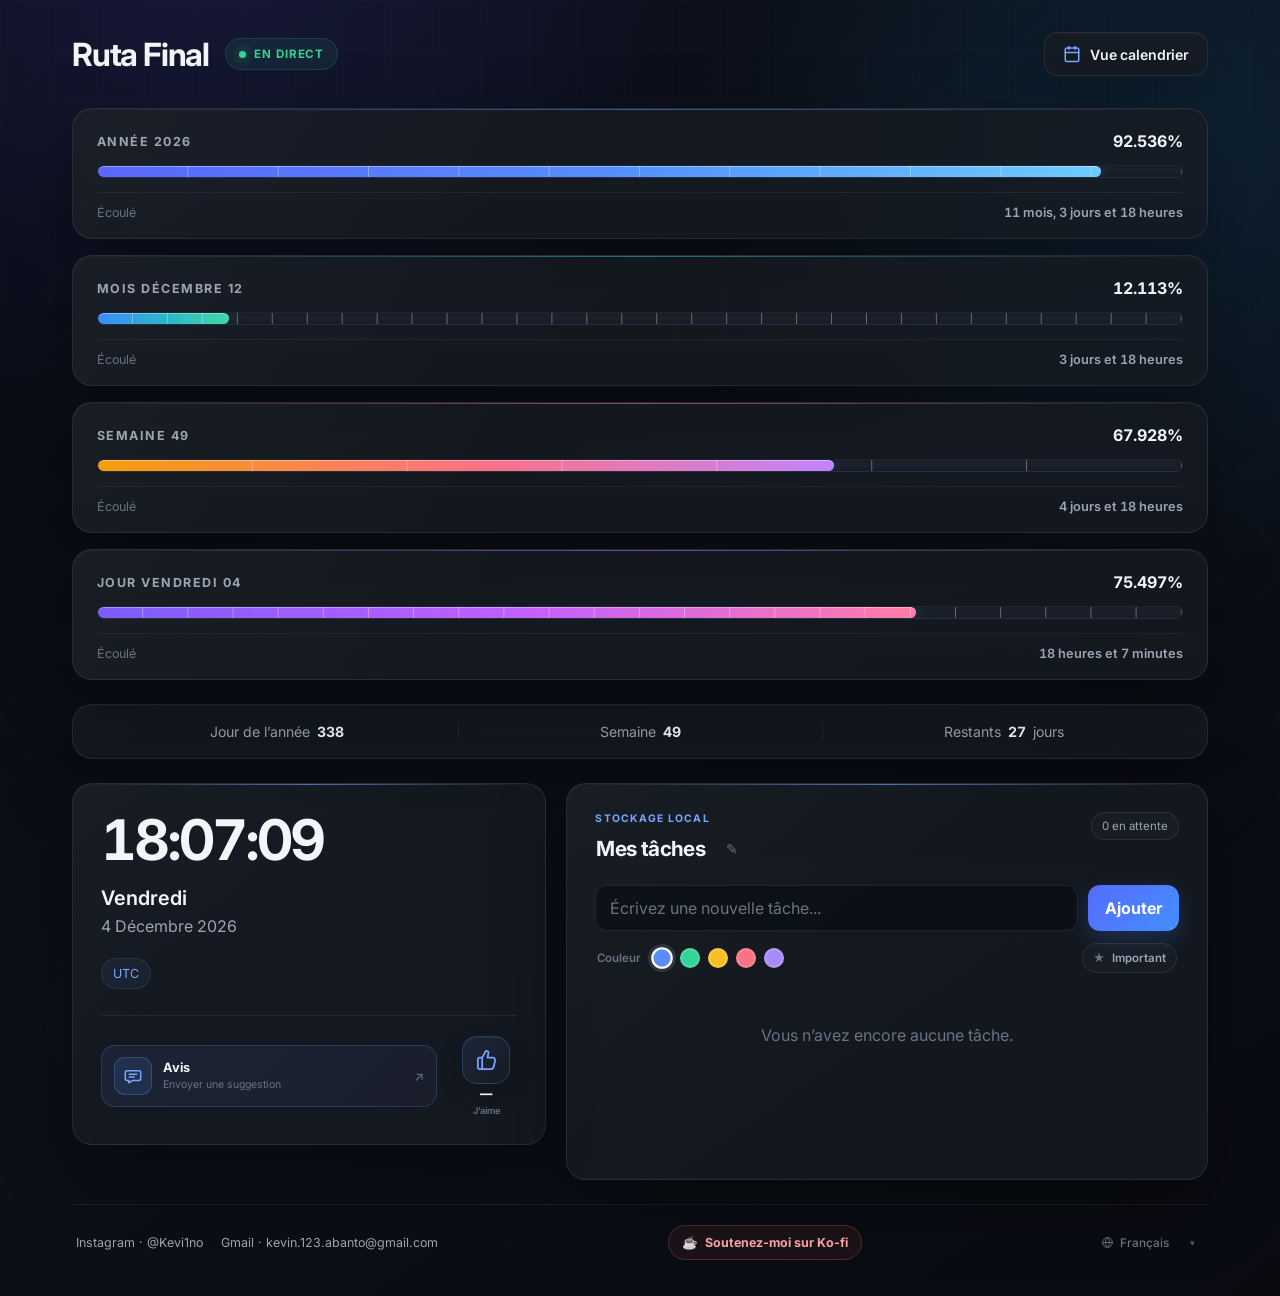
<file: fr/index.html>
<!DOCTYPE html>
<html lang="fr-FR" dir="ltr" data-locale-code="fr" data-build="standalone-v14-i18n">
<head>
    <meta charset="UTF-8">

    <meta
        name="viewport"
        content="width=device-width, initial-scale=1.0"
    >

    <!-- SEO principal: traducir estos metadatos en cada versión de idioma -->
    <title>Progression de l’année, du mois, de la semaine et du jour | RutaFinal</title>

    <meta
        name="description"
        content="Visualisez en temps réel le temps écoulé et restant dans l’année, le mois, la semaine et la journée. Organisez vos tâches et vos notes de calendrier."
    >

    <meta
        name="robots"
        content="index, follow, max-image-preview:large, max-snippet:-1, max-video-preview:-1"
    >

    <link rel="canonical" href="https://big-strategy.com/fr/">

    <link rel="alternate" hreflang="es" href="https://big-strategy.com/">
    <link rel="alternate" hreflang="en" href="https://big-strategy.com/en/">
    <link rel="alternate" hreflang="pt-BR" href="https://big-strategy.com/pt/">
    <link rel="alternate" hreflang="zh-Hans" href="https://big-strategy.com/zh/">
    <link rel="alternate" hreflang="ja" href="https://big-strategy.com/ja/">
    <link rel="alternate" hreflang="ko" href="https://big-strategy.com/ko/">
    <link rel="alternate" hreflang="de" href="https://big-strategy.com/de/">
    <link rel="alternate" hreflang="fr" href="https://big-strategy.com/fr/">
    <link rel="alternate" hreflang="it" href="https://big-strategy.com/it/">
    <link rel="alternate" hreflang="hi" href="https://big-strategy.com/hi/">
    <link rel="alternate" hreflang="ar" href="https://big-strategy.com/ar/">
    <link rel="alternate" hreflang="ru" href="https://big-strategy.com/ru/">
    <link rel="alternate" hreflang="x-default" href="https://big-strategy.com/">

    <!-- Identidad visual compartida por todos los idiomas -->
    <link rel="icon" href="/favicon.ico">
    <link rel="icon" type="image/png" sizes="48x48" href="/favicon-48x48.png">
    <link rel="icon" type="image/png" sizes="32x32" href="/favicon-32x32.png">
    <link rel="icon" type="image/png" sizes="16x16" href="/favicon-16x16.png">
    <link rel="apple-touch-icon" sizes="180x180" href="/apple-touch-icon.png">
    <link rel="manifest" href="/site.webmanifest">

    <meta name="application-name" content="RutaFinal">
    <meta name="apple-mobile-web-app-title" content="RutaFinal">
    <meta name="theme-color" content="#090b11">
    <meta name="color-scheme" content="dark">

    <!-- Vista previa al compartir; el texto se localizará por idioma -->
    <meta property="og:type" content="website">
    <meta property="og:site_name" content="RutaFinal">
    <meta property="og:locale" content="fr_FR">
    <meta property="og:url" content="https://big-strategy.com/fr/">
    <meta property="og:title" content="Progression de l’année, du mois, de la semaine et du jour | RutaFinal">
    <meta property="og:description" content="Visualisez en temps réel le temps écoulé et restant dans l’année, le mois, la semaine et la journée. Organisez vos tâches et vos notes de calendrier.">

    <meta name="twitter:card" content="summary">
    <meta name="twitter:title" content="Progression de l’année, du mois, de la semaine et du jour | RutaFinal">
    <meta name="twitter:description" content="Visualisez en temps réel le temps écoulé et restant dans l’année, le mois, la semaine et la journée. Organisez vos tâches et vos notes de calendrier.">

    <script type="application/ld+json">
    {
        "@context": "https://schema.org",
        "@type": "WebApplication",
        "name": "RutaFinal",
        "url": "https://big-strategy.com/fr/",
        "description": "Visualisez en temps réel le temps écoulé et restant dans l’année, le mois, la semaine et la journée. Organisez vos tâches et vos notes de calendrier.",
        "applicationCategory": "ProductivityApplication",
        "operatingSystem": "Any",
        "browserRequirements": "Requires JavaScript",
        "inLanguage": "fr-FR",
        "isAccessibleForFree": true,
        "featureList": [
            "Progression en temps réel de l’année, du mois, de la semaine et du jour",
            "Vue du temps écoulé et restant",
            "Tâches personnelles enregistrées sur l’appareil",
            "Calendrier annuel avec une note pour chaque jour"
        ]
    }
    </script>

    

    <!-- Fuente Inter -->
    <link rel="preconnect" href="https://fonts.googleapis.com">

    <link
        rel="preconnect"
        href="https://fonts.gstatic.com"
        crossorigin
    >

    <link
        href="https://fonts.googleapis.com/css2?family=Inter:wght@300;400;500;600;700&display=swap"
        rel="stylesheet"
    >

    <!-- Estilos -->

    <!-- Estilos integrados: versión autónoma -->
    <style>
/* ==========================================
   VARIABLES
========================================== */

:root {
    --background: #090b11;
    --surface: rgba(23, 27, 35, 0.82);
    --surface-strong: #171b23;
    --surface-hover: #1d222c;

    --border: rgba(255, 255, 255, 0.08);
    --border-strong: rgba(255, 255, 255, 0.12);

    --text: #f3f5f8;
    --text-secondary: #9ca5b4;
    --text-muted: #697384;

    --primary: #5b8cff;
    --primary-soft: #79a7ff;
    --green: #36d399;

    --radius: 20px;

    --shadow:
        0 24px 70px rgba(0, 0, 0, 0.34),
        inset 0 1px 0 rgba(255, 255, 255, 0.025);
}


/* ==========================================
   RESET
========================================== */

*,
*::before,
*::after {
    margin: 0;
    padding: 0;
    box-sizing: border-box;
}

html {
    scroll-behavior: smooth;
}

button,
input {
    font: inherit;
}

button {
    border: none;
}

body {
    min-height: 100vh;

    font-family: "Inter", sans-serif;
    color: var(--text);

    background:
        radial-gradient(
            circle at 15% -10%,
            rgba(86, 92, 255, 0.18),
            transparent 34%
        ),
        radial-gradient(
            circle at 90% 10%,
            rgba(30, 166, 255, 0.12),
            transparent 30%
        ),
        linear-gradient(
            145deg,
            #090b11 0%,
            #0c1018 48%,
            #090b11 100%
        );

    -webkit-font-smoothing: antialiased;
    text-rendering: optimizeLegibility;
}

body::before {
    content: "";

    position: fixed;
    inset: 0;

    pointer-events: none;

    background-image:
        linear-gradient(
            rgba(255, 255, 255, 0.012) 1px,
            transparent 1px
        ),
        linear-gradient(
            90deg,
            rgba(255, 255, 255, 0.012) 1px,
            transparent 1px
        );

    background-size: 48px 48px;

    mask-image:
        linear-gradient(
            to bottom,
            black,
            transparent 85%
        );
}


/* ==========================================
   APP
========================================== */

.app {
    position: relative;
    z-index: 1;

    width: min(1200px, 100%);
    margin: 0 auto;
    padding: 32px;
}


/* ==========================================
   HEADER
========================================== */

.header {
    display: flex;
    align-items: center;
    justify-content: space-between;

    margin-bottom: 32px;
}

.logo {
    display: flex;
    align-items: center;
    gap: 16px;
}

.logo h1 {
    font-size: clamp(1.6rem, 3vw, 2rem);
    font-weight: 700;
    letter-spacing: -1.2px;
}

.live-badge {
    display: flex;
    align-items: center;
    gap: 8px;

    padding: 8px 13px;

    border: 1px solid rgba(54, 211, 153, 0.16);
    border-radius: 999px;

    background: rgba(54, 211, 153, 0.08);
    color: var(--green);

    font-size: 0.72rem;
    font-weight: 700;
    letter-spacing: 0.08em;
}

.live-dot {
    width: 7px;
    height: 7px;

    border-radius: 50%;
    background: var(--green);

    box-shadow: 0 0 12px rgba(54, 211, 153, 0.75);

    animation: pulse 2s infinite;
}

.settings-button,
.calendar-view-button {
    display: inline-flex;
    align-items: center;
    gap: 9px;

    padding: 0 18px;
    height: 44px;

    border: 1px solid var(--border);
    border-radius: 14px;

    cursor: pointer;

    background: var(--surface);
    color: var(--text);

    font-size: 0.88rem;
    font-weight: 600;
    letter-spacing: -0.01em;

    box-shadow: var(--shadow);

    transition:
        transform 180ms ease,
        background 180ms ease,
        border-color 180ms ease,
        box-shadow 180ms ease;
}

.settings-button:hover,
.calendar-view-button:hover {
    transform: translateY(-2px);

    background: var(--surface-hover);
    border-color: rgba(91, 140, 255, 0.45);
    box-shadow:
        0 10px 24px rgba(0, 0, 0, 0.35),
        0 0 16px rgba(91, 140, 255, 0.18);
}

.calendar-view-button:active {
    transform: translateY(0);
}

.calendar-view-button:focus-visible {
    outline: 3px solid rgba(121, 167, 255, 0.48);
    outline-offset: 3px;
}

.calendar-view-btn-icon {
    display: flex;
    align-items: center;
    justify-content: center;
    color: var(--primary-soft);
    flex-shrink: 0;
}

.calendar-view-btn-icon svg {
    width: 18px;
    height: 18px;
    stroke: currentColor;
}

.calendar-view-btn-text {
    white-space: nowrap;
}

/* ==========================================
   CALENDAR MODAL - MINIMALIST 4x3
========================================== */

.calendar-modal {
    position: fixed;
    inset: 0;
    z-index: 1000;

    display: flex;
    align-items: center;
    justify-content: center;

    padding: 16px;

    opacity: 0;
    visibility: hidden;
    pointer-events: none;

    transition:
        opacity 220ms ease,
        visibility 220ms ease;
}

.calendar-modal.is-open {
    opacity: 1;
    visibility: visible;
    pointer-events: auto;
}

.calendar-modal-backdrop {
    position: absolute;
    inset: 0;

    background: rgba(4, 6, 12, 0.85);
    backdrop-filter: blur(14px);
    -webkit-backdrop-filter: blur(14px);
}

.calendar-modal-dialog {
    position: relative;
    z-index: 1;

    display: flex;
    flex-direction: column;

    width: min(1560px, 96vw);
    max-height: 94vh;

    border: 1px solid var(--border-strong);
    border-radius: var(--radius);

    background:
        radial-gradient(
            circle at 10% 0%,
            rgba(255, 122, 112, 0.08),
            transparent 35%
        ),
        radial-gradient(
            circle at 90% 10%,
            rgba(91, 140, 255, 0.08),
            transparent 35%
        ),
        linear-gradient(
            165deg,
            #11151f 0%,
            #0b0e15 100%
        );

    box-shadow:
        0 32px 80px rgba(0, 0, 0, 0.7),
        0 0 0 1px rgba(255, 255, 255, 0.06);

    transform: scale(0.96) translateY(12px);
    transition: transform 240ms cubic-bezier(0.16, 1, 0.3, 1);
    overflow: hidden;
}

.calendar-modal.is-open .calendar-modal-dialog {
    transform: scale(1) translateY(0);
}

/* Header */
.calendar-modal-header {
    display: flex;
    align-items: center;
    justify-content: space-between;
    gap: 16px;

    padding: 16px 24px 12px;
    border-bottom: 1px solid rgba(255, 255, 255, 0.06);
}

.calendar-modal-title {
    display: flex;
    align-items: baseline;
    gap: 8px;

    font-size: clamp(1.3rem, 2.6vw, 1.75rem);
    font-weight: 700;
    letter-spacing: -0.02em;
    line-height: 1;
}

.calendar-title-year {
    color: #ff7a70;
    font-weight: 800;
}

.calendar-title-name {
    color: var(--text);
}

.calendar-modal-close {
    display: grid;
    place-items: center;

    width: 36px;
    height: 36px;

    border: 1px solid var(--border);
    border-radius: 10px;

    cursor: pointer;

    background: var(--surface);
    color: var(--text-secondary);

    font-size: 1.05rem;

    transition:
        transform 180ms ease,
        background 180ms ease,
        color 180ms ease,
        border-color 180ms ease;
}

.calendar-modal-close:hover {
    transform: scale(1.08);
    background: rgba(239, 68, 68, 0.16);
    color: #f87171;
    border-color: rgba(239, 68, 68, 0.4);
}

.calendar-modal-close:focus-visible {
    outline: 3px solid rgba(239, 68, 68, 0.4);
    outline-offset: 2px;
}

/* Modal Body */
.calendar-modal-body {
    padding: 14px 20px 16px;
    overflow-y: auto;
    overscroll-behavior: contain;
    display: flex;
    flex-direction: column;
    gap: 14px;
}

.calendar-modal-body::-webkit-scrollbar {
    width: 6px;
}

.calendar-modal-body::-webkit-scrollbar-track {
    background: rgba(255, 255, 255, 0.02);
}

.calendar-modal-body::-webkit-scrollbar-thumb {
    background: rgba(255, 255, 255, 0.14);
    border-radius: 999px;
}

/* 12 Months Grid: Desktop 6 columns x 2 rows (Enero - Junio / Julio - Diciembre) */
.calendar-months-grid {
    display: grid;
    grid-template-columns: repeat(6, 1fr);
    grid-template-rows: repeat(2, auto);
    gap: 14px 18px;
    width: 100%;
}

.month-card {
    display: flex;
    flex-direction: column;
    padding: 4px 6px 8px;
    background: transparent;
    border-radius: 10px;
    transition: background 160ms ease;
}

.month-card:hover {
    background: rgba(255, 255, 255, 0.02);
}

.month-card-header {
    display: flex;
    align-items: center;
    justify-content: flex-start;
    margin-bottom: 6px;
}

.month-name {
    font-size: 0.88rem;
    font-weight: 700;
    color: var(--text);
    text-transform: capitalize;
    letter-spacing: -0.01em;
}

/* Weekday header row */
.month-weekdays {
    display: grid;
    grid-template-columns: repeat(7, 1fr);
    gap: 1px;
    margin-bottom: 4px;
}

.month-weekday {
    text-align: center;
    font-size: 0.62rem;
    font-weight: 600;
    color: var(--text-muted);
    text-transform: capitalize;
}

/* Days grid */
.month-days-grid {
    display: grid;
    grid-template-columns: repeat(7, 1fr);
    gap: 2px 1px;
}

.day-cell {
    position: relative;
    aspect-ratio: 1 / 1;

    display: flex;
    align-items: center;
    justify-content: center;

    border-radius: 5px;
    font-size: 0.72rem;
    font-weight: 500;
    font-variant-numeric: tabular-nums;
    color: var(--text);
    border: 1px solid transparent;

    transition: transform 120ms ease, background 120ms ease, border-color 120ms ease;
}

.day-cell.is-empty {
    pointer-events: none;
    background: transparent;
}

.day-cell .day-number {
    position: relative;
    z-index: 1;
    line-height: 1;
}

/* Clickable Day (Hoy y fechas futuras) */
.day-cell.is-clickable {
    cursor: pointer;
}

.day-cell.is-clickable:hover {
    background: rgba(255, 255, 255, 0.08);
    transform: scale(1.16);
    z-index: 4;
}

.day-cell.is-clickable:focus-visible {
    outline: 2px solid #5b8cff;
    outline-offset: 1px;
    z-index: 4;
}

/* Day with Note: Star indicator without covering number */
.day-cell.has-note {
    border-color: rgba(245, 158, 11, 0.35);
}

.day-cell.has-note:not(.is-today) {
    background: rgba(245, 158, 11, 0.08);
}

.day-note-star {
    position: absolute;
    top: 1px;
    right: 2px;
    z-index: 3;
    font-size: 0.52rem;
    color: #fbbf24;
    line-height: 1;
    pointer-events: none;
    text-shadow: 0 0 4px rgba(251, 191, 36, 0.7);
}

/* Past Day (Con X roja y número claramente visible) */
.day-cell.is-past {
    color: var(--text);
}

.day-cell.is-past .day-number {
    color: #f3f5f8;
    font-weight: 600;
}

.day-cell.is-past .day-x-mark {
    position: absolute;
    inset: 0;
    z-index: 2;
    display: flex;
    align-items: center;
    justify-content: center;
    color: #ef4444;
    font-size: 0.92em;
    font-weight: 700;
    line-height: 1;
    pointer-events: none;
    opacity: 0.88;
}

.day-cell.is-past:hover {
    background: rgba(239, 68, 68, 0.18);
    transform: scale(1.18);
    z-index: 5;
}

/* Today (Highlighted) */
.day-cell.is-today {
    background: #5b8cff;
    border-radius: 50%;
    color: #ffffff;
    font-weight: 700;
    box-shadow: 0 0 8px rgba(91, 140, 255, 0.65);
    z-index: 3;
}

.day-cell.is-today .day-number {
    color: #ffffff;
}

.day-cell.is-today:hover {
    transform: scale(1.22);
    z-index: 5;
}

/* Future Day */
.day-cell.is-future {
    color: var(--text-secondary);
}

.day-cell.is-future:hover {
    background: rgba(255, 255, 255, 0.08);
    color: var(--text);
    transform: scale(1.18);
    z-index: 5;
}

/* Bottom Stats & Legend */
.calendar-modal-bottom {
    display: flex;
    align-items: center;
    justify-content: space-between;
    flex-wrap: wrap;
    gap: 12px 16px;

    padding-top: 14px;
    border-top: 1px solid rgba(255, 255, 255, 0.08);
}

.calendar-modal-stats {
    display: flex;
    align-items: center;
    gap: 10px;
    flex-wrap: wrap;
}

.calendar-stat-pill {
    display: inline-flex;
    align-items: center;
    gap: 8px;

    padding: 7px 14px;

    border: 1px solid var(--border);
    border-radius: 12px;

    background: var(--surface);
    font-size: 0.8rem;
    transition: transform 140ms ease, background 140ms ease;
}

.calendar-stat-pill.is-elapsed {
    border-color: rgba(239, 68, 68, 0.28);
    background: rgba(239, 68, 68, 0.08);
}

.calendar-stat-pill.is-today {
    border-color: rgba(91, 140, 255, 0.35);
    background: rgba(91, 140, 255, 0.1);
}

.calendar-stat-pill.is-remaining {
    border-color: rgba(54, 211, 153, 0.28);
    background: rgba(54, 211, 153, 0.08);
}

.calendar-stat-label {
    display: inline-flex;
    align-items: center;
    gap: 6px;
    color: var(--text-secondary);
    font-weight: 600;
}

.calendar-stat-dot {
    display: inline-block;
    width: 6px;
    height: 6px;
    border-radius: 50%;
    flex-shrink: 0;
}

.calendar-stat-pill.is-elapsed .calendar-stat-dot {
    background: #ef4444;
    box-shadow: 0 0 6px #ef4444;
}

.calendar-stat-pill.is-today .calendar-stat-dot {
    background: #5b8cff;
    box-shadow: 0 0 6px #5b8cff;
}

.calendar-stat-pill.is-remaining .calendar-stat-dot {
    background: #36d399;
    box-shadow: 0 0 6px #36d399;
}

.calendar-stat-values {
    display: inline-flex;
    align-items: baseline;
    gap: 5px;
}

.calendar-stat-val {
    color: var(--text);
    font-weight: 700;
    font-variant-numeric: tabular-nums;
}

.calendar-stat-pill.is-elapsed .calendar-stat-val {
    color: #fca5a5;
}

.calendar-stat-pill.is-today .calendar-stat-val {
    color: #93c5fd;
}

.calendar-stat-pill.is-remaining .calendar-stat-val {
    color: #6ee7b7;
}

.calendar-stat-percent {
    color: var(--text-muted);
    font-size: 0.74rem;
    font-weight: 500;
}

/* Legend */
.calendar-legend {
    display: inline-flex;
    align-items: center;
    gap: 16px;
    flex-wrap: wrap;
    font-size: 0.76rem;
    color: var(--text-secondary);
}

.calendar-legend-item {
    display: inline-flex;
    align-items: center;
    gap: 6px;
}

.legend-bullet {
    display: inline-flex;
    align-items: center;
    justify-content: center;
    width: 16px;
    height: 16px;
    border-radius: 4px;
    font-size: 0.68rem;
    font-weight: 800;
}

.legend-bullet.is-past {
    color: #ef4444;
    background: rgba(239, 68, 68, 0.16);
    border: 1px solid rgba(239, 68, 68, 0.35);
}

.legend-bullet.is-today {
    background: #5b8cff;
    border-radius: 50%;
    color: #ffffff;
    box-shadow: 0 0 6px rgba(91, 140, 255, 0.6);
}

.legend-bullet.is-remaining {
    background: rgba(255, 255, 255, 0.06);
    border: 1px solid rgba(255, 255, 255, 0.12);
    color: var(--text-muted);
}

.legend-bullet.is-note {
    background: rgba(245, 158, 11, 0.16);
    border: 1px solid rgba(245, 158, 11, 0.4);
    color: #fbbf24;
}

/* Responsive: Mobile & Tablet (3 columnas de meses y cuadros inferiores adaptados) */
@media (max-width: 960px) {
    .calendar-modal {
        padding: 8px;
    }

    .calendar-modal-dialog {
        width: 100%;
        max-height: 98vh;
        border-radius: 14px;
    }

    .calendar-modal-header {
        padding: 10px 14px 8px;
    }

    .calendar-modal-title {
        font-size: 1.15rem;
    }

    .calendar-modal-close {
        width: 32px;
        height: 32px;
        font-size: 0.95rem;
    }

    .calendar-modal-body {
        padding: 10px 12px 12px;
        gap: 10px;
    }

    /* 3 columnas x 4 filas en celular y tablet */
    .calendar-months-grid {
        grid-template-columns: repeat(3, 1fr);
        grid-template-rows: repeat(4, auto);
        gap: 8px 10px;
    }

    .month-card {
        padding: 3px 4px 6px;
    }

    .month-card-header {
        margin-bottom: 4px;
    }

    .month-name {
        font-size: 0.78rem;
    }

    .month-weekdays {
        gap: 1px;
        margin-bottom: 2px;
    }

    .month-weekday {
        font-size: 0.58rem;
    }

    .month-days-grid {
        gap: 2px 1px;
    }

    .day-cell {
        font-size: 0.68rem;
        border-radius: 4px;
    }

    .day-cell.is-past .day-x-mark {
        font-size: 0.92em;
    }

    .day-note-star {
        top: 1px;
        right: 1px;
        font-size: 0.46rem;
    }

    /* Cuadros finales de información: 100% responsive para celular */
    .calendar-modal-bottom {
        display: flex;
        flex-direction: column;
        gap: 8px;
        padding-top: 10px;
        border-top: 1px solid rgba(255, 255, 255, 0.08);
        width: 100%;
    }

    .calendar-modal-stats {
        display: grid;
        grid-template-columns: repeat(3, 1fr);
        gap: 6px;
        width: 100%;
    }

    .calendar-stat-pill {
        display: flex;
        flex-direction: column;
        align-items: center;
        justify-content: center;
        text-align: center;
        padding: 7px 4px 6px;
        border-radius: 10px;
        gap: 3px;
        min-width: 0;
        width: 100%;
    }

    .calendar-stat-label {
        font-size: 0.62rem;
        font-weight: 600;
        text-transform: uppercase;
        letter-spacing: 0.02em;
        gap: 4px;
        white-space: nowrap;
        overflow: hidden;
        text-overflow: ellipsis;
        max-width: 100%;
    }

    .calendar-stat-dot {
        width: 5px;
        height: 5px;
    }

    .calendar-stat-values {
        display: flex;
        align-items: baseline;
        justify-content: center;
        gap: 3px;
        flex-wrap: wrap;
    }

    .calendar-stat-val {
        font-size: 0.88rem;
        font-weight: 800;
        line-height: 1.1;
    }

    .calendar-stat-percent {
        font-size: 0.62rem;
        line-height: 1;
    }

    .calendar-legend {
        display: flex;
        align-items: center;
        justify-content: center;
        flex-wrap: wrap;
        gap: 6px 12px;
        padding: 6px 8px;
        border-radius: 10px;
        background: rgba(255, 255, 255, 0.03);
        border: 1px solid rgba(255, 255, 255, 0.05);
        font-size: 0.66rem;
        width: 100%;
    }

    .legend-bullet {
        width: 13px;
        height: 13px;
        font-size: 0.6rem;
    }
}

@media (max-width: 480px) {
    .calendar-months-grid {
        gap: 6px 6px;
    }

    .month-name {
        font-size: 0.72rem;
    }

    .month-weekday {
        font-size: 0.52rem;
    }

    .day-cell {
        font-size: 0.62rem;
    }

    .day-note-star {
        top: 0px;
        right: 1px;
        font-size: 0.42rem;
    }

    .calendar-modal-stats {
        gap: 4px;
    }

    .calendar-stat-pill {
        padding: 6px 2px 5px;
    }

    .calendar-stat-label {
        font-size: 0.58rem;
        gap: 3px;
    }

    .calendar-stat-val {
        font-size: 0.82rem;
    }

    .calendar-stat-percent {
        font-size: 0.58rem;
    }

    .calendar-legend {
        font-size: 0.62rem;
        gap: 4px 8px;
        padding: 4px 6px;
    }
}

/* ==========================================
   CALENDAR NOTE MODAL
========================================== */

.calendar-note-modal {
    position: fixed;
    inset: 0;
    z-index: 1050;

    display: flex;
    align-items: center;
    justify-content: center;

    padding: 16px;

    opacity: 0;
    visibility: hidden;
    pointer-events: none;

    transition:
        opacity 200ms ease,
        visibility 200ms ease;
}

.calendar-note-modal.is-open {
    opacity: 1;
    visibility: visible;
    pointer-events: auto;
}

.calendar-note-backdrop {
    position: absolute;
    inset: 0;

    background: rgba(4, 6, 12, 0.78);
    backdrop-filter: blur(8px);
    -webkit-backdrop-filter: blur(8px);
}

.calendar-note-dialog {
    position: relative;
    z-index: 1;

    width: min(440px, 100%);

    border: 1px solid var(--border-strong);
    border-radius: 18px;

    background:
        radial-gradient(
            circle at 10% 0%,
            rgba(245, 158, 11, 0.08),
            transparent 40%
        ),
        linear-gradient(
            165deg,
            #171c28 0%,
            #0e121a 100%
        );

    box-shadow:
        0 24px 60px rgba(0, 0, 0, 0.75),
        0 0 0 1px rgba(255, 255, 255, 0.06);

    transform: scale(0.95) translateY(8px);
    transition: transform 200ms cubic-bezier(0.16, 1, 0.3, 1);
    overflow: hidden;
}

.calendar-note-modal.is-open .calendar-note-dialog {
    transform: scale(1) translateY(0);
}

.calendar-note-header {
    display: flex;
    align-items: center;
    justify-content: space-between;
    gap: 12px;

    padding: 16px 20px 12px;
    border-bottom: 1px solid rgba(255, 255, 255, 0.06);
}

.calendar-note-header-info {
    display: flex;
    align-items: center;
    gap: 8px;
}

.calendar-note-icon {
    display: grid;
    place-items: center;
    width: 28px;
    height: 28px;
    border-radius: 8px;
    background: rgba(245, 158, 11, 0.15);
    border: 1px solid rgba(245, 158, 11, 0.35);
    color: #fbbf24;
    font-size: 0.9rem;
}

.calendar-note-title {
    font-size: 1.05rem;
    font-weight: 700;
    color: var(--text);
    letter-spacing: -0.01em;
}

.calendar-note-close {
    display: grid;
    place-items: center;
    width: 32px;
    height: 32px;
    border: 1px solid var(--border);
    border-radius: 8px;
    cursor: pointer;
    background: var(--surface);
    color: var(--text-secondary);
    font-size: 0.95rem;
    transition:
        transform 160ms ease,
        background 160ms ease,
        color 160ms ease,
        border-color 160ms ease;
}

.calendar-note-close:hover {
    transform: scale(1.08);
    background: rgba(239, 68, 68, 0.16);
    color: #f87171;
    border-color: rgba(239, 68, 68, 0.4);
}

.calendar-note-close:focus-visible {
    outline: 3px solid rgba(239, 68, 68, 0.4);
    outline-offset: 2px;
}

.calendar-note-form {
    display: flex;
    flex-direction: column;
    gap: 12px;
    padding: 16px 20px 20px;
}

.calendar-note-date-display {
    font-size: 0.82rem;
    font-weight: 600;
    color: #93c5fd;
    text-transform: capitalize;
}

.calendar-note-input {
    width: 100%;
    min-height: 100px;
    padding: 12px 14px;
    border-radius: 12px;
    border: 1px solid var(--border);
    background: rgba(255, 255, 255, 0.03);
    color: var(--text);
    font-family: inherit;
    font-size: 0.88rem;
    line-height: 1.5;
    resize: vertical;
    transition: border-color 160ms ease, background 160ms ease, box-shadow 160ms ease;
}

.calendar-note-input::placeholder {
    color: var(--text-muted);
}

.calendar-note-input:focus {
    outline: none;
    border-color: rgba(91, 140, 255, 0.55);
    background: rgba(255, 255, 255, 0.05);
    box-shadow: 0 0 0 3px rgba(91, 140, 255, 0.18);
}

.calendar-note-actions {
    display: flex;
    align-items: center;
    justify-content: flex-end;
    gap: 10px;
    margin-top: 4px;
}

.calendar-note-save-btn {
    display: inline-flex;
    align-items: center;
    justify-content: center;
    padding: 8px 18px;
    border: none;
    border-radius: 10px;
    background: linear-gradient(135deg, #3b82f6 0%, #2563eb 100%);
    color: #ffffff;
    font-family: inherit;
    font-size: 0.84rem;
    font-weight: 600;
    cursor: pointer;
    box-shadow: 0 4px 12px rgba(37, 99, 235, 0.35);
    transition: transform 160ms ease, box-shadow 160ms ease, filter 160ms ease;
}

.calendar-note-save-btn:hover {
    transform: translateY(-1px);
    filter: brightness(1.1);
    box-shadow: 0 6px 16px rgba(37, 99, 235, 0.45);
}

.calendar-note-save-btn:active {
    transform: translateY(0);
}

.calendar-note-delete-btn {
    display: inline-flex;
    align-items: center;
    justify-content: center;
    padding: 8px 14px;
    border: 1px solid rgba(239, 68, 68, 0.3);
    border-radius: 10px;
    background: rgba(239, 68, 68, 0.1);
    color: #fca5a5;
    font-family: inherit;
    font-size: 0.84rem;
    font-weight: 600;
    cursor: pointer;
    transition: transform 160ms ease, background 160ms ease, border-color 160ms ease;
}

.calendar-note-delete-btn:hover {
    transform: translateY(-1px);
    background: rgba(239, 68, 68, 0.2);
    border-color: rgba(239, 68, 68, 0.5);
    color: #f87171;
}

.calendar-note-delete-btn:active {
    transform: translateY(0);
}


/* ==========================================
   PROGRESS
========================================== */

.progress-panel {
    display: flex;
    flex-direction: column;
    gap: 16px;
}

.progress-card {
    --bar-start: #5a67ff;
    --bar-middle: #548fff;
    --bar-end: #6ecbff;

    position: relative;
    overflow: hidden;

    cursor: pointer;
    outline: none;

    padding: 22px 24px 18px;

    border: 1px solid var(--border);
    border-radius: var(--radius);

    background:
        linear-gradient(
            120deg,
            rgba(255, 255, 255, 0.025),
            transparent 38%
        ),
        var(--surface);

    box-shadow: var(--shadow);

    transition:
        transform 200ms ease,
        border-color 200ms ease,
        background 200ms ease;
}

.progress-card:focus-visible {
    border-color: rgba(121, 167, 255, 0.68);

    box-shadow:
        0 0 0 3px rgba(91, 140, 255, 0.14),
        var(--shadow);
}

.progress-card > .progress-info,
.progress-card > .progress-bar,
.progress-card > .progress-detail {
    will-change: transform, opacity, filter;
}

.progress-card.is-switching > .progress-info,
.progress-card.is-switching > .progress-bar,
.progress-card.is-switching > .progress-detail {
    animation:
        progress-out-left 170ms ease-in forwards;
}

.progress-card.is-entering > .progress-info,
.progress-card.is-entering > .progress-bar,
.progress-card.is-entering > .progress-detail {
    animation:
        progress-in-right 260ms cubic-bezier(0.22, 1, 0.36, 1) both;
}

.progress-card.is-remaining {
    background:
        linear-gradient(
            120deg,
            rgba(91, 140, 255, 0.075),
            transparent 42%
        ),
        var(--surface);
}

.progress-card:nth-child(2) {
    --bar-start: #3d8bfd;
    --bar-middle: #2ab7ca;
    --bar-end: #41d7a7;
}

.progress-card:nth-child(3) {
    --bar-start: #f59e0b;
    --bar-middle: #fb7185;
    --bar-end: #c084fc;
}

.progress-card:nth-child(4) {
    --bar-start: #7c5cff;
    --bar-middle: #c35fff;
    --bar-end: #ff7ca8;
}

.progress-card::before {
    content: "";

    position: absolute;
    top: 0;
    left: 24px;
    right: 24px;

    height: 1px;

    background:
        linear-gradient(
            90deg,
            transparent,
            var(--bar-middle),
            transparent
        );

    opacity: 0.55;
}

.progress-card:hover {
    transform: translateY(-2px);

    border-color: var(--border-strong);

    background:
        linear-gradient(
            120deg,
            rgba(255, 255, 255, 0.04),
            transparent 42%
        ),
        var(--surface-hover);
}

.progress-info {
    display: flex;
    align-items: center;
    justify-content: space-between;
    gap: 20px;

    margin-bottom: 14px;
}

.progress-title {
    color: var(--text-secondary);

    font-size: 0.78rem;
    font-weight: 700;
    letter-spacing: 0.12em;
}

.progress-value {
    color: var(--text);

    font-size: 1rem;
    font-weight: 700;
    font-variant-numeric: tabular-nums;
}

.progress-bar {
    --segments: 12;

    position: relative;

    width: 100%;
    height: 13px;

    overflow: hidden;

    border: 1px solid rgba(255, 255, 255, 0.035);
    border-radius: 999px;

    background:
        linear-gradient(
            180deg,
            #202734,
            #171d27
        );

    box-shadow:
        inset 0 2px 5px rgba(0, 0, 0, 0.3);
}
.progress-bar::after {
    content: "";

    position: absolute;
    inset: 0;

    pointer-events: none;
    border-radius: inherit;

    background-image:
        linear-gradient(
            to right,
            transparent calc(100% - 1px),
            rgba(255, 255, 255, 0.45) calc(100% - 1px)
        );

    background-size: calc(100% / var(--segments)) 100%;
    background-repeat: repeat-x;

    opacity: 0.75;
}
.progress-fill {
    position: relative;

    width: 0%;
    height: 100%;

    overflow: hidden;

    border-radius: inherit;

    background:
        linear-gradient(
            90deg,
            var(--bar-start) 0%,
            var(--bar-middle) 52%,
            var(--bar-end) 100%
        );

    box-shadow:
        0 0 18px rgba(79, 140, 255, 0.3),
        inset 0 1px 0 rgba(255, 255, 255, 0.35);

    transition: width 800ms cubic-bezier(0.22, 1, 0.36, 1);
}

.progress-card.is-remaining .progress-fill {
    margin-left: auto;

    background:
        linear-gradient(
            270deg,
            var(--bar-start) 0%,
            var(--bar-middle) 52%,
            var(--bar-end) 100%
        );
}

.progress-fill::after {
    content: "";

    position: absolute;
    inset: 0;

    background:
        linear-gradient(
            110deg,
            transparent 10%,
            rgba(255, 255, 255, 0.2) 45%,
            transparent 70%
        );

    transform: translateX(-80%);
}

.progress-detail {
    display: flex;
    align-items: center;
    justify-content: space-between;
    gap: 20px;

    margin-top: 14px;
    padding-top: 12px;

    border-top: 1px solid rgba(255, 255, 255, 0.055);

    color: var(--text-muted);

    font-size: 0.78rem;
}

.progress-detail strong {
    color: var(--text-secondary);

    font-size: 0.8rem;
    font-weight: 600;
    font-variant-numeric: tabular-nums;
}


/* ==========================================
   STATUS
========================================== */

.status-card {
    display: grid;
    grid-template-columns: repeat(3, 1fr);

    margin: 24px 0;
    padding: 18px 22px;

    border: 1px solid var(--border);
    border-radius: var(--radius);

    background: var(--surface);

    color: var(--text-secondary);

    box-shadow: var(--shadow);
}

.status-card span {
    display: flex;
    align-items: center;
    justify-content: center;
    gap: 7px;

    min-width: 0;

    font-size: 0.88rem;
}

.status-card span + span {
    border-left: 1px solid rgba(255, 255, 255, 0.07);
}

.status-card strong {
    color: var(--text);
    font-variant-numeric: tabular-nums;
}


/* ==========================================
   BOTTOM
========================================== */

.bottom-grid {
    display: grid;
    grid-template-columns:
        minmax(280px, 0.85fr)
        minmax(360px, 1.15fr);

    gap: 20px;
}

.clock-card,
.tasks-card {
    position: relative;
    overflow: hidden;

    min-height: 310px;
    padding: 28px;

    border: 1px solid var(--border);
    border-radius: var(--radius);

    background:
        linear-gradient(
            140deg,
            rgba(255, 255, 255, 0.025),
            transparent 42%
        ),
        var(--surface);

    box-shadow: var(--shadow);
}

.clock-card::before,
.tasks-card::before {
    content: "";

    position: absolute;
    top: 0;
    left: 26px;
    right: 26px;

    height: 1px;

    background:
        linear-gradient(
            90deg,
            transparent,
            rgba(116, 156, 255, 0.62),
            transparent
        );
}


/* ==========================================
   CLOCK
========================================== */

.clock-card {
    display: flex;
    flex-direction: column;
    justify-content: center;
}

.clock {
    margin-bottom: 18px;

    font-size: clamp(2.5rem, 5vw, 3.5rem);
    font-weight: 700;
    letter-spacing: -3px;
    line-height: 1;

    font-variant-numeric: tabular-nums;
}

.day-name {
    margin-bottom: 6px;

    font-size: 1.25rem;
    font-weight: 600;
    text-transform: capitalize;
}

.full-date {
    margin-bottom: 22px;

    color: var(--text-secondary);
    text-transform: capitalize;
}

.timezone {
    align-self: flex-start;

    display: inline-flex;
    align-items: center;

    padding: 7px 11px;

    border: 1px solid var(--border);
    border-radius: 999px;

    background: rgba(91, 140, 255, 0.08);
    color: var(--primary-soft);

    font-size: 0.78rem;
}

.engagement-panel {
    display: grid;
    grid-template-columns: minmax(0, 1fr) auto;
    align-items: center;
    gap: 18px;

    width: 100%;
    margin-top: 26px;
    padding-top: 20px;

    border-top: 1px solid rgba(255, 255, 255, 0.07);
}

.feedback-card {
    display: grid;
    grid-template-columns: 38px minmax(0, 1fr) auto;
    align-items: center;
    gap: 11px;

    min-width: 0;
    padding: 11px 12px;

    border: 1px solid rgba(121, 167, 255, 0.19);
    border-radius: 14px;

    background:
        linear-gradient(
            135deg,
            rgba(91, 140, 255, 0.1),
            rgba(167, 139, 250, 0.055)
        );

    color: var(--text);
    text-decoration: none;

    transition:
        transform 180ms ease,
        border-color 180ms ease,
        background 180ms ease,
        box-shadow 180ms ease;
}

.feedback-card:hover {
    transform: translateY(-2px);
    border-color: rgba(121, 167, 255, 0.42);
    background:
        linear-gradient(
            135deg,
            rgba(91, 140, 255, 0.16),
            rgba(167, 139, 250, 0.09)
        );
    box-shadow: 0 12px 28px rgba(0, 0, 0, 0.2);
}

.feedback-card:focus-visible,
.like-button:focus-visible {
    outline: 3px solid rgba(121, 167, 255, 0.48);
    outline-offset: 3px;
}

.feedback-card-icon {
    display: grid;
    place-items: center;

    width: 38px;
    height: 38px;

    border: 1px solid rgba(121, 167, 255, 0.24);
    border-radius: 11px;

    background: rgba(91, 140, 255, 0.12);
    color: var(--primary-soft);
}

.feedback-card-icon svg {
    width: 20px;
    height: 20px;

    fill: none;
    stroke: currentColor;
    stroke-width: 1.8;
    stroke-linecap: round;
    stroke-linejoin: round;
}

.feedback-card-copy {
    display: flex;
    flex-direction: column;
    gap: 3px;

    min-width: 0;
}

.feedback-card-copy strong {
    font-size: 0.8rem;
    line-height: 1.2;
}

.feedback-card-copy small {
    overflow: hidden;

    color: var(--text-muted);

    font-size: 0.66rem;
    line-height: 1.2;
    text-overflow: ellipsis;
    white-space: nowrap;
}

.feedback-card-arrow {
    color: var(--text-muted);

    font-size: 0.82rem;
}

.like-widget {
    display: grid;
    justify-items: center;
    gap: 3px;

    min-width: 62px;
}

.like-button {
    display: grid;
    place-items: center;

    width: 48px;
    height: 48px;

    border: 1px solid rgba(91, 140, 255, 0.25);
    border-radius: 15px;

    cursor: pointer;

    background:
        linear-gradient(
            145deg,
            rgba(91, 140, 255, 0.12),
            rgba(255, 255, 255, 0.025)
        );
    color: var(--primary-soft);

    box-shadow:
        inset 0 1px 0 rgba(255, 255, 255, 0.05),
        0 8px 24px rgba(0, 0, 0, 0.16);

    transition:
        transform 170ms ease,
        color 170ms ease,
        border-color 170ms ease,
        background 170ms ease,
        box-shadow 170ms ease;
}

.like-button:hover:not(:disabled) {
    transform: translateY(-2px) scale(1.03);
    border-color: rgba(91, 140, 255, 0.52);
}

.like-button:active:not(:disabled) {
    transform: scale(0.94);
}

.like-button.is-liked {
    border-color: rgba(91, 140, 255, 0.72);
    background:
        linear-gradient(
            145deg,
            rgba(91, 140, 255, 0.98),
            rgba(84, 111, 255, 0.88)
        );
    color: #ffffff;

    box-shadow:
        0 10px 28px rgba(76, 112, 255, 0.28),
        inset 0 1px 0 rgba(255, 255, 255, 0.25);
}

.like-button:disabled {
    cursor: wait;
    opacity: 0.62;
}

.like-icon {
    width: 23px;
    height: 23px;

    fill: none;
    stroke: currentColor;
    stroke-width: 1.8;
    stroke-linecap: round;
    stroke-linejoin: round;
}

.like-button.is-liked .like-icon {
    fill: currentColor;
}

.like-count {
    color: var(--text);

    font-size: 0.78rem;
    font-weight: 800;
    font-variant-numeric: tabular-nums;
    line-height: 1.2;
}

.like-label {
    color: var(--text-muted);

    font-size: 0.58rem;
    font-weight: 600;
}


/* ==========================================
   LOCAL TASKS
========================================== */

.tasks-header {
    display: flex;
    align-items: flex-start;
    justify-content: space-between;
    gap: 18px;

    margin-bottom: 20px;
}

.tasks-header > div {
    min-width: 0;
}

.tasks-label {
    display: block;

    margin-bottom: 7px;

    color: var(--primary-soft);

    font-size: 0.65rem;
    font-weight: 700;
    letter-spacing: 0.12em;
}

.tasks-title-row {
    display: flex;
    align-items: center;
    gap: 7px;

    min-width: 0;
}

.tasks-title {
    min-width: 40px;
    max-width: 100%;

    padding: 3px 5px;
    margin-left: -5px;

    outline: none;
    border: 1px solid transparent;
    border-radius: 8px;

    overflow: hidden;
    white-space: nowrap;

    font-size: 1.3rem;
    letter-spacing: -0.03em;

    transition:
        color 180ms ease,
        border-color 180ms ease,
        background 180ms ease,
        box-shadow 180ms ease;
}

.tasks-title:hover {
    border-color: var(--border);
    background: rgba(255, 255, 255, 0.025);
}

.tasks-title:focus {
    border-color: rgba(91, 140, 255, 0.62);
    background: rgba(8, 11, 17, 0.72);

    box-shadow:
        0 0 0 3px rgba(91, 140, 255, 0.1);
}

.edit-title-button {
    flex: 0 0 auto;

    display: grid;
    place-items: center;

    width: 27px;
    height: 27px;

    border: 1px solid transparent;
    border-radius: 8px;

    cursor: pointer;

    background: transparent;
    color: var(--text-muted);

    font-size: 0.9rem;

    transition:
        color 180ms ease,
        border-color 180ms ease,
        background 180ms ease;
}

.edit-title-button:hover {
    border-color: var(--border);
    background: rgba(255, 255, 255, 0.04);
    color: var(--primary-soft);
}

.task-count {
    flex-shrink: 0;

    padding: 6px 10px;

    border: 1px solid var(--border);
    border-radius: 999px;

    background: rgba(255, 255, 255, 0.025);
    color: var(--text-secondary);

    font-size: 0.72rem;
}

.task-form {
    display: grid;
    grid-template-columns: 1fr auto;
    gap: 10px;

    margin-bottom: 18px;
}

.task-options {
    grid-column: 1 / -1;

    display: flex;
    align-items: center;
    justify-content: space-between;
    gap: 16px;

    padding: 2px 2px 0;
}

.task-colors {
    display: flex;
    align-items: center;
    gap: 10px;

    min-width: 0;

    border: 0;
}

.task-colors legend {
    float: left;

    margin-right: 1px;

    color: var(--text-muted);

    font-size: 0.72rem;
    font-weight: 600;
}

.color-options {
    display: flex;
    align-items: center;
    gap: 8px;
}

.color-options label {
    position: relative;

    display: block;

    cursor: pointer;
}

.color-options input {
    position: absolute;

    width: 1px;
    height: 1px;

    opacity: 0;
}

.color-swatch {
    display: block;

    width: 20px;
    height: 20px;

    border: 2px solid rgba(255, 255, 255, 0.16);
    border-radius: 50%;

    transition:
        transform 160ms ease,
        border-color 160ms ease,
        box-shadow 160ms ease;
}

.color-options label:hover .color-swatch {
    transform: scale(1.12);
}

.color-options input:checked + .color-swatch {
    transform: scale(1.08);
    border-color: #ffffff;

    box-shadow:
        0 0 0 3px rgba(255, 255, 255, 0.11);
}

.color-options input:focus-visible + .color-swatch {
    outline: 2px solid var(--primary-soft);
    outline-offset: 3px;
}

.color-blue {
    background: #5b8cff;
}

.color-green {
    background: #36d399;
}

.color-amber {
    background: #fbbf24;
}

.color-red {
    background: #fb7185;
}

.color-violet {
    background: #a78bfa;
}

.important-option {
    display: inline-flex;
    align-items: center;
    gap: 7px;

    padding: 7px 10px;

    border: 1px solid var(--border);
    border-radius: 999px;

    cursor: pointer;

    background: rgba(255, 255, 255, 0.025);
    color: var(--text-secondary);

    font-size: 0.72rem;
    font-weight: 600;

    transition:
        border-color 180ms ease,
        background 180ms ease,
        color 180ms ease;
}

.important-option input {
    position: absolute;

    width: 1px;
    height: 1px;

    opacity: 0;
}

.important-icon {
    color: var(--text-muted);

    transition:
        color 180ms ease,
        filter 180ms ease;
}

.important-option:has(input:checked) {
    border-color: rgba(251, 191, 36, 0.45);
    background: rgba(251, 191, 36, 0.1);
    color: #fde68a;
}

.important-option:has(input:checked) .important-icon {
    color: #fbbf24;
    filter: drop-shadow(0 0 6px rgba(251, 191, 36, 0.55));
}

.important-option:has(input:focus-visible) {
    outline: 2px solid var(--primary-soft);
    outline-offset: 2px;
}

.task-input {
    width: 100%;
    min-width: 0;

    padding: 12px 14px;

    outline: none;

    border: 1px solid var(--border);
    border-radius: 12px;

    background: rgba(8, 11, 17, 0.55);
    color: var(--text);

    transition:
        border-color 180ms ease,
        box-shadow 180ms ease,
        background 180ms ease;
}

.task-input::placeholder {
    color: var(--text-muted);
}

.task-input:focus {
    border-color: rgba(91, 140, 255, 0.65);

    background: rgba(8, 11, 17, 0.8);

    box-shadow:
        0 0 0 4px rgba(91, 140, 255, 0.1);
}

.add-task-button {
    padding: 12px 17px;

    border-radius: 12px;

    cursor: pointer;

    background:
        linear-gradient(
            135deg,
            #566cff,
            #438eff
        );

    color: white;

    font-weight: 700;

    box-shadow:
        0 8px 22px rgba(67, 126, 255, 0.22);

    transition:
        transform 180ms ease,
        filter 180ms ease;
}

.add-task-button:hover {
    transform: translateY(-1px);
    filter: brightness(1.08);
}

.tasks-container {
    min-height: 160px;
}

.task-list {
    display: flex;
    flex-direction: column;
    gap: 9px;

    max-height: 225px;
    overflow-y: auto;

    list-style: none;

    scrollbar-width: thin;
    scrollbar-color: #30394a transparent;
}

.task-item {
    --task-accent: #5b8cff;
    --task-accent-rgb: 91, 140, 255;

    position: relative;

    display: grid;
    grid-template-columns: 28px minmax(0, 1fr) auto;
    align-items: center;
    gap: 10px;

    padding: 10px 11px;

    overflow: hidden;

    border: 1px solid rgba(var(--task-accent-rgb), 0.22);
    border-radius: 12px;

    background:
        linear-gradient(
            90deg,
            rgba(var(--task-accent-rgb), 0.14),
            rgba(var(--task-accent-rgb), 0.035) 52%,
            rgba(255, 255, 255, 0.018)
        );

    transition:
        background 180ms ease,
        border-color 180ms ease,
        transform 180ms ease;
}

.task-item::before {
    content: "";

    position: absolute;
    top: 8px;
    bottom: 8px;
    left: 0;

    width: 3px;

    border-radius: 0 999px 999px 0;
    background: var(--task-accent);

    box-shadow:
        0 0 12px rgba(var(--task-accent-rgb), 0.72);
}

.task-item[data-color="green"] {
    --task-accent: #36d399;
    --task-accent-rgb: 54, 211, 153;
}

.task-item[data-color="amber"] {
    --task-accent: #fbbf24;
    --task-accent-rgb: 251, 191, 36;
}

.task-item[data-color="red"] {
    --task-accent: #fb7185;
    --task-accent-rgb: 251, 113, 133;
}

.task-item[data-color="violet"] {
    --task-accent: #a78bfa;
    --task-accent-rgb: 167, 139, 250;
}

.task-item:hover {
    transform: translateX(2px);

    border-color: rgba(var(--task-accent-rgb), 0.42);
}

.task-item.is-important {
    border-color: rgba(251, 191, 36, 0.52);

    box-shadow:
        inset 0 0 0 1px rgba(251, 191, 36, 0.07),
        0 8px 24px rgba(0, 0, 0, 0.12);
}

.task-toggle {
    display: grid;
    place-items: center;

    width: 24px;
    height: 24px;

    border: 1px solid rgba(var(--task-accent-rgb), 0.65);
    border-radius: 8px;

    cursor: pointer;

    background: transparent;
    color: white;

    font-size: 0.8rem;
    font-weight: 700;
}

.task-content {
    display: flex;
    flex-direction: column;
    align-items: flex-start;
    gap: 4px;

    min-width: 0;
}

.task-text {
    width: 100%;
    min-width: 0;

    overflow-wrap: anywhere;

    color: var(--text);

    font-size: 0.88rem;
    line-height: 1.4;
}

.task-priority-badge {
    display: inline-flex;
    align-items: center;

    padding: 2px 6px;

    border: 1px solid rgba(251, 191, 36, 0.32);
    border-radius: 999px;

    background: rgba(251, 191, 36, 0.1);
    color: #fcd34d;

    font-size: 0.55rem;
    font-weight: 800;
    letter-spacing: 0.08em;
}

.task-actions {
    display: flex;
    align-items: center;
    gap: 3px;
}

.task-color-button,
.task-priority-button,
.task-delete {
    display: grid;
    place-items: center;

    width: 28px;
    height: 28px;

    border-radius: 8px;

    cursor: pointer;

    background: transparent;
    color: var(--text-muted);

    font-size: 1.15rem;

    transition:
        background 180ms ease,
        color 180ms ease,
        transform 180ms ease;
}

.task-color-button:hover,
.task-priority-button:hover,
.task-delete:hover {
    transform: translateY(-1px);
}

.task-color-button:hover {
    background: rgba(var(--task-accent-rgb), 0.12);
}

.task-color-dot {
    width: 12px;
    height: 12px;

    border: 2px solid rgba(255, 255, 255, 0.58);
    border-radius: 50%;

    background: var(--task-accent);
    box-shadow: 0 0 8px rgba(var(--task-accent-rgb), 0.55);
}

.task-priority-button {
    font-size: 0.9rem;
}

.task-priority-button:hover,
.task-priority-button.is-active {
    background: rgba(251, 191, 36, 0.1);
    color: #fbbf24;
}

.task-delete:hover {
    background: rgba(255, 92, 122, 0.1);
    color: #ff7690;
}

.task-item.is-complete {
    opacity: 0.58;
}

.task-item.is-complete .task-toggle {
    border-color: var(--green);
    background: var(--green);
    color: #07130e;
}

.task-item.is-complete .task-text {
    text-decoration: line-through;
}

.empty-state {
    padding: 32px 10px;

    color: var(--text-muted);

    text-align: center;
    line-height: 1.6;
}


/* ==========================================
   FOOTER
========================================== */

.site-footer {
    display: flex;
    align-items: center;
    justify-content: space-between;
    gap: 24px;

    margin-top: 24px;
    padding: 20px 4px 4px;

    border-top: 1px solid rgba(255, 255, 255, 0.07);
}

.footer-contact {
    display: flex;
    align-items: center;
    flex-wrap: wrap;
    gap: 10px 18px;
}

.footer-contact a,
.kofi-link {
    color: var(--text-secondary);

    font-size: 0.78rem;
    text-decoration: none;

    transition:
        color 180ms ease,
        border-color 180ms ease,
        background 180ms ease,
        transform 180ms ease;
}

.footer-contact a:hover {
    color: var(--primary-soft);
}

.kofi-link {
    flex: 0 0 auto;

    display: inline-flex;
    align-items: center;
    gap: 7px;

    padding: 9px 13px;

    border: 1px solid rgba(255, 107, 107, 0.24);
    border-radius: 999px;

    background: rgba(255, 107, 107, 0.07);
    color: #ffaaaa;

    font-weight: 700;
}

.kofi-link:hover {
    transform: translateY(-1px);

    border-color: rgba(255, 107, 107, 0.42);
    background: rgba(255, 107, 107, 0.12);
    color: #ffd0d0;
}


/* ==========================================
   ANIMATIONS
========================================== */

@keyframes progress-out-left {
    from {
        opacity: 1;
        transform: translateX(0);
        filter: blur(0);
    }

    to {
        opacity: 0;
        transform: translateX(-7%);
        filter: blur(2px);
    }
}

@keyframes progress-in-right {
    from {
        opacity: 0;
        transform: translateX(7%);
        filter: blur(2px);
    }

    to {
        opacity: 1;
        transform: translateX(0);
        filter: blur(0);
    }
}

@keyframes pulse {
    0%,
    100% {
        opacity: 1;
        transform: scale(1);
    }

    50% {
        opacity: 0.45;
        transform: scale(1.35);
    }
}

@media (prefers-reduced-motion: reduce) {
    .progress-card.is-switching > .progress-info,
    .progress-card.is-switching > .progress-bar,
    .progress-card.is-switching > .progress-detail,
    .progress-card.is-entering > .progress-info,
    .progress-card.is-entering > .progress-bar,
    .progress-card.is-entering > .progress-detail {
        animation-duration: 1ms;
    }
}


/* ==========================================
   RESPONSIVE
========================================== */

@media (max-width: 900px) {
    .bottom-grid {
        grid-template-columns: 1fr;
    }

    .clock-card,
    .tasks-card {
        min-height: auto;
    }
}

@media (max-width: 650px) {
    .app {
        padding: 20px 14px;
    }

    .header {
        align-items: flex-start;
    }

    .logo {
        align-items: flex-start;
        flex-direction: column;
        gap: 10px;
    }

    .progress-card {
        padding: 20px 18px 16px;
    }

    .progress-info {
        align-items: flex-start;
    }

    .status-card {
        grid-template-columns: 1fr;

        gap: 14px;
    }

    .status-card span {
        justify-content: space-between;
    }

    .status-card span + span {
        padding-top: 14px;

        border-top: 1px solid rgba(255, 255, 255, 0.07);
        border-left: none;
    }

    .task-form {
        grid-template-columns: 1fr;
    }

    .task-options {
        align-items: flex-start;
        flex-direction: column;
        gap: 12px;
    }

    .add-task-button {
        width: 100%;
    }

    .clock {
        font-size: 2.7rem;
    }

    .engagement-panel {
        gap: 12px;
    }

    .site-footer {
        align-items: flex-start;
        flex-direction: column;
        gap: 16px;
    }

    .footer-contact {
        align-items: flex-start;
        flex-direction: column;
        gap: 10px;
    }

}

@media (max-width: 390px) {
    .engagement-panel {
        grid-template-columns: minmax(0, 1fr) 54px;
    }

    .feedback-card {
        grid-template-columns: 36px minmax(0, 1fr);
    }

    .feedback-card-arrow {
        display: none;
    }
}

/* Corrección definitiva para múltiples tareas en PC */

.bottom-grid {
    align-items: start !important;
}

.tasks-card,
.tasks-container {
    height: auto !important;
    max-height: none !important;
    overflow: visible !important;
}

.task-list {
    display: grid !important;
    grid-template-columns: minmax(0, 1fr);
    grid-auto-rows: minmax(50px, auto);

    width: 100%;
    height: auto !important;
    max-height: none !important;

    overflow: visible !important;
    padding-right: 0;
}

.task-list .task-item {
    flex: none !important;

    width: 100%;
    height: auto !important;
    min-height: 50px !important;
}

    
/* ==========================================
   SELECTOR DE IDIOMA · PIE DE PÁGINA
========================================== */

.header-actions {
    display: flex;
    align-items: center;
}

.site-footer {
    flex-wrap: wrap;
}

.footer-language {
    flex: 0 0 auto;
    display: flex;
    align-items: center;
}

.language-picker {
    position: relative;
    display: inline-flex;
    align-items: center;
    height: 30px;
    min-width: 112px;
    border: 1px solid transparent;
    border-radius: 8px;
    background: transparent;
    color: var(--text-secondary);
    opacity: 0.68;
    transition:
        opacity 180ms ease,
        color 180ms ease,
        border-color 180ms ease,
        background 180ms ease;
}

.language-picker:hover {
    opacity: 1;
    color: var(--text);
    border-color: rgba(255, 255, 255, 0.09);
    background: rgba(255, 255, 255, 0.025);
}

.language-picker:focus-within {
    opacity: 1;
    outline: 2px solid rgba(121, 167, 255, 0.30);
    outline-offset: 2px;
}

.language-picker-icon {
    position: absolute;
    inset-inline-start: 8px;
    z-index: 1;
    display: inline-flex;
    pointer-events: none;
    color: currentColor;
}

.language-picker-icon svg {
    width: 13px;
    height: 13px;
}

.language-picker::after {
    content: "▾";
    position: absolute;
    inset-inline-end: 8px;
    pointer-events: none;
    color: currentColor;
    font-size: 0.58rem;
    opacity: 0.72;
}

.language-picker select {
    width: 100%;
    height: 100%;
    padding-inline: 27px 22px;
    border: 0;
    outline: 0;
    appearance: none;
    cursor: pointer;
    background: transparent;
    color: inherit;
    font: inherit;
    font-size: 0.74rem;
    font-weight: 500;
}

.language-picker option {
    background: var(--surface-strong);
    color: var(--text);
}

html[dir="rtl"] body {
    direction: rtl;
    text-align: start;
}

html[dir="rtl"] input,
html[dir="rtl"] textarea {
    text-align: right;
}

@media (max-width: 650px) {
    .footer-language {
        width: 100%;
    }
}

@media (max-width: 520px) {
    .calendar-view-btn-text {
        display: none;
    }

    .calendar-view-button {
        padding-inline: 14px;
    }
}

</style>
</head>

<body>

    <div class="app">

        <!-- ==================================
             ENCABEZADO
        =================================== -->

        <header class="header">

            <div class="logo">

                <h1>Ruta Final</h1>

                <span class="live-badge">

                    <span class="live-dot"></span>

                    EN DIRECT

                </span>

            </div>
            <div class="header-actions">
                



            <button
                id="calendarViewButton"
                class="calendar-view-button"
                type="button"
                aria-label="Ouvrir la vue calendrier"
                title="Vue calendrier"
            >
                <span class="calendar-view-btn-icon" aria-hidden="true">
                    <svg viewBox="0 0 24 24" width="18" height="18" fill="none" stroke="currentCouleur" stroke-width="2" stroke-linecap="round" stroke-linejoin="round">
                        <rect x="3" y="4" width="18" height="18" rx="2" ry="2"></rect>
                        <line x1="16" y1="2" x2="16" y2="6"></line>
                        <line x1="8" y1="2" x2="8" y2="6"></line>
                        <line x1="3" y1="10" x2="21" y2="10"></line>
                    </svg>
                </span>
                <span class="calendar-view-btn-text">Vue calendrier</span>
            </button>
            </div>

        </header>


        <!-- ==================================
             CONTENIDO PRINCIPAL
        =================================== -->

        <main>

            <!-- ==============================
                 PROGRESO DEL TIEMPO
            =============================== -->

            <section
                class="progress-panel"
                aria-label="Progression du temps"
            >

                <!-- ANNÉE -->

                <article
                    class="progress-card"
                    data-progress-card="year"
                    data-view="elapsed"
                    role="button"
                    tabindex="0"
                    aria-pressed="false"
                    aria-label="Afficher le temps restant de l’année"
                    title="Cliquez pour voir le temps restant"
                >

                    <div class="progress-info">

                        <span
                            id="yearTitle"
                            class="progress-title"
                        >
                            ANNÉE
                        </span>

                        <span
                            id="yearPercentage"
                            class="progress-value"
                        >
                            0.000%
                        </span>

                    </div>

                    <div
                        class="progress-bar"
                        role="progressbar"
                        aria-label="Progression écoulée de l’année"
                        aria-valuemin="0"
                        aria-valuemax="100"
                    >

                        <div
                            id="yearBar"
                            class="progress-fill"
                        ></div>

                    </div>

                    <div class="progress-detail">

                        <span id="yearDetailLabel">
                            Mois 1 sur 12
                        </span>

                        <strong id="yearDetail">
                            0,00 / 365 jours
                        </strong>

                    </div>

                </article>


                <!-- MOIS -->

                <article
                    class="progress-card"
                    data-progress-card="month"
                    data-view="elapsed"
                    role="button"
                    tabindex="0"
                    aria-pressed="false"
                    aria-label="Afficher le temps restant du mois"
                    title="Cliquez pour voir le temps restant"
                >

                    <div class="progress-info">

                        <span
                            id="monthTitle"
                            class="progress-title"
                        >
                            MOIS
                        </span>

                        <span
                            id="monthPercentage"
                            class="progress-value"
                        >
                            0.000%
                        </span>

                    </div>

                    <div
                        class="progress-bar"
                        role="progressbar"
                        aria-label="Progression écoulée du mois"
                        aria-valuemin="0"
                        aria-valuemax="100"
                    >

                        <div
                            id="monthBar"
                            class="progress-fill"
                        ></div>

                    </div>

                    <div class="progress-detail">

                        <span id="monthDetailLabel">
                            Jour 1 sur 31
                        </span>

                        <strong id="monthDetail">
                            0,00 jours écoulés
                        </strong>

                    </div>

                </article>


                <!-- SEMAINE -->

                <article
                    class="progress-card"
                    data-progress-card="week"
                    data-view="elapsed"
                    role="button"
                    tabindex="0"
                    aria-pressed="false"
                    aria-label="Afficher le temps restant de la semaine"
                    title="Cliquez pour voir le temps restant"
                >

                    <div class="progress-info">

                        <span
                            id="weekTitle"
                            class="progress-title"
                        >
                            SEMAINE
                        </span>

                        <span
                            id="weekPercentage"
                            class="progress-value"
                        >
                            0.000%
                        </span>

                    </div>

                    <div
                        class="progress-bar"
                        role="progressbar"
                        aria-label="Progression écoulée de la semaine"
                        aria-valuemin="0"
                        aria-valuemax="100"
                    >

                        <div
                            id="weekBar"
                            class="progress-fill"
                        ></div>

                    </div>

                    <div class="progress-detail">

                        <span id="weekDetailLabel">
                            Écoulé
                        </span>

                        <strong id="weekDetail">
                            0 jour et 0 heure
                        </strong>

                    </div>

                </article>


                <!-- JOUR -->

                <article
                    class="progress-card"
                    data-progress-card="day"
                    data-view="elapsed"
                    role="button"
                    tabindex="0"
                    aria-pressed="false"
                    aria-label="Afficher le temps restant de la journée"
                    title="Cliquez pour voir le temps restant"
                >

                    <div class="progress-info">

                        <span
                            id="dayTitle"
                            class="progress-title"
                        >
                            JOUR
                        </span>

                        <span
                            id="dayPercentage"
                            class="progress-value"
                        >
                            0.000%
                        </span>

                    </div>

                    <div
                        class="progress-bar"
                        role="progressbar"
                        aria-label="Progression écoulée de la journée"
                        aria-valuemin="0"
                        aria-valuemax="100"
                    >

                        <div
                            id="dayBar"
                            class="progress-fill"
                        ></div>

                    </div>

                    <div class="progress-detail">

                        <span id="dayDetailLabel">
                            Heure 0 sur 24
                        </span>

                        <strong id="dayDetail">
                            0,00 heure écoulée
                        </strong>

                    </div>
                </article>

            </section>


            <!-- ==============================
                 INFORMACIÓN GENERAL
            =============================== -->

            <section
                class="status-card"
                aria-label="Résumé de l’année"
            >

                <span>

                    Jour de l’année

                    <strong id="dayOfYear">
                        0
                    </strong>

                </span>

                <span>

                    Semaine

                    <strong id="weekNumber">
                        0
                    </strong>

                </span>

                <span>

                    Restants

                    <strong id="remainingDays">
                        0
                    </strong>

                    jours

                </span>

            </section>


            <!-- ==============================
                 RELOJ Y TAREAS
            =============================== -->

            <section class="bottom-grid">

                <!-- RELOJ -->

                <article class="clock-card">

                    <div
                        id="clock"
                        class="clock"
                    >
                        00:00:00
                    </div>

                    <div
                        id="dayName"
                        class="day-name"
                    >
                        Lundi
                    </div>

                    <div
                        id="fullDate"
                        class="full-date"
                    >
                        1 janvier 2026
                    </div>

                    <div
                        id="timezone"
                        class="timezone"
                    >
                        Fuseau horaire local
                    </div>

                    <div
                        class="engagement-panel"
                        aria-label="Avis sur la page"
                    >

                        <a
                            class="feedback-card"
                            href="https://tally.so/r/VLabPE"
                            target="_blank"
                            rel="noopener noreferrer"
                            aria-label="Envoyer un avis avec Tally"
                        >
                            <span
                                class="feedback-card-icon"
                                aria-hidden="true"
                            >
                                <svg viewBox="0 0 24 24">
                                    <path d="M5 5.75h14a2.25 2.25 0 0 1 2.25 2.25v7A2.25 2.25 0 0 1 19 17.25h-7.1L7 20.2v-2.95H5A2.25 2.25 0 0 1 2.75 15V8A2.25 2.25 0 0 1 5 5.75Z"/>
                                    <path d="M7.5 10h9M7.5 13.25h6"/>
                                </svg>
                            </span>

                            <span class="feedback-card-copy">
                                <strong>Avis</strong>
                                <small>Envoyer une suggestion</small>
                            </span>

                            <span
                                class="feedback-card-arrow"
                                aria-hidden="true"
                            >↗</span>
                        </a>

                        <div class="like-widget">
                            <button
                                id="likeButton"
                                class="like-button"
                                type="button"
                                aria-label="Aimer cette page"
                                aria-pressed="false"
                                title="J’aime"
                            >
                                <svg
                                    class="like-icon"
                                    viewBox="0 0 24 24"
                                    aria-hidden="true"
                                >
                                    <path d="M7.5 21H4.8A1.8 1.8 0 0 1 3 19.2v-8.4A1.8 1.8 0 0 1 4.8 9h2.7m0 12V9l3.35-6.05a1.8 1.8 0 0 1 3.15 1.7L13 9h5.35a2.65 2.65 0 0 1 2.59 3.22l-1.4 6.35A3.1 3.1 0 0 1 16.5 21h-9Z"/>
                                </svg>
                            </button>

                            <span
                                id="likeCount"
                                class="like-count"
                                aria-live="polite"
                            >—</span>

                            <span class="like-label">J’aime</span>
                        </div>

                    </div>

                </article>


                <!-- TAREAS LOCALES -->

                <article class="tasks-card">

                    <div class="tasks-header">

                        <div>

                            <span class="tasks-label">
                                STOCKAGE LOCAL
                            </span>

                            <div class="tasks-title-row">

                                <h2
                                    id="tasksTitle"
                                    class="tasks-title"
                                    contenteditable="true"
                                    role="textbox"
                                    aria-label="Titre modifiable de la liste des tâches"
                                    aria-multiline="false"
                                    spellcheck="false"
                                    title="Cliquer pour modifier le titre"
                                >Mes tâches</h2>

                                <button
                                    id="editTasksTitle"
                                    class="edit-title-button"
                                    type="button"
                                    aria-label="Modifier le titre de la liste des tâches"
                                    title="Modifier le titre"
                                >
                                    ✎
                                </button>

                            </div>

                        </div>

                        <span
                            id="taskCount"
                            class="task-count"
                        >
                            0 en attente
                        </span>

                    </div>


                    <form
                        id="taskForm"
                        class="task-form"
                    >

                        <input
                            id="taskInput"
                            class="task-input"
                            type="text"
                            maxlength="120"
                            autocomplete="off"
                            placeholder="Écrivez une nouvelle tâche..."
                            aria-label="Nouvelle tâche"
                        >

                        <button
                            class="add-task-button"
                            type="submit"
                        >
                            Ajouter
                        </button>

                        <div class="task-options">

                            <fieldset class="task-colors">

                                <legend>Couleur</legend>

                                <div class="color-options">

                                    <label title="Bleu">
                                        <input
                                            type="radio"
                                            name="taskCouleur"
                                            value="blue"
                                            checked
                                            aria-label="Couleur: bleu"
                                        >
                                        <span class="color-swatch color-blue"></span>
                                    </label>

                                    <label title="Vert">
                                        <input
                                            type="radio"
                                            name="taskCouleur"
                                            value="green"
                                            aria-label="Couleur: vert"
                                        >
                                        <span class="color-swatch color-green"></span>
                                    </label>

                                    <label title="Jaune">
                                        <input
                                            type="radio"
                                            name="taskCouleur"
                                            value="amber"
                                            aria-label="Couleur: jaune"
                                        >
                                        <span class="color-swatch color-amber"></span>
                                    </label>

                                    <label title="Rouge">
                                        <input
                                            type="radio"
                                            name="taskCouleur"
                                            value="red"
                                            aria-label="Couleur: rouge"
                                        >
                                        <span class="color-swatch color-red"></span>
                                    </label>

                                    <label title="Violet">
                                        <input
                                            type="radio"
                                            name="taskCouleur"
                                            value="violet"
                                            aria-label="Couleur: violet"
                                        >
                                        <span class="color-swatch color-violet"></span>
                                    </label>

                                </div>

                            </fieldset>

                            <label class="important-option">

                                <input
                                    id="taskImportant"
                                    type="checkbox"
                                >

                                <span
                                    class="important-icon"
                                    aria-hidden="true"
                                >★</span>

                                <span>Important</span>

                            </label>

                        </div>

                    </form>


                    <div class="tasks-container">

                        <p
                            id="emptyTasks"
                            class="empty-state"
                        >
                            Vous n’avez encore aucune tâche.
                        </p>

                        <ul
                            id="taskList"
                            class="task-list"
                            aria-label="Liste des tâches"
                        ></ul>

                    </div>

                </article>

            </section>

        </main>


        <!-- ==================================
             CONTACTO Y APOYO
        =================================== -->

        <footer class="site-footer">

            <div
                class="footer-contact"
                aria-label="Réseaux sociaux et contact"
            >

                <a
                    href="https://www.instagram.com/kevi1no/"
                    target="_blank"
                    rel="noopener noreferrer"
                >
                    Instagram · @Kevi1no
                </a>

                <a href="mailto:kevin.123.abanto@gmail.com">
                    Gmail · kevin.123.abanto@gmail.com
                </a>

            </div>

            <a
                class="kofi-link"
                href="https://ko-fi.com/kevinal"
                target="_blank"
                rel="noopener noreferrer"
            >
                <span aria-hidden="true">☕</span>
                Soutenez-moi sur Ko-fi
            </a>

                    <div class="footer-language">
                <label class="language-picker">
                                    <span class="language-picker-icon" aria-hidden="true">
                                        <svg viewBox="0 0 24 24" fill="none" stroke="currentColor" stroke-width="1.7" stroke-linecap="round" stroke-linejoin="round">
                                            <circle cx="12" cy="12" r="9"></circle>
                                            <path d="M3 12h18"></path>
                                            <path d="M12 3c2.4 2.5 3.7 5.5 3.7 9s-1.3 6.5-3.7 9"></path>
                                            <path d="M12 3c-2.4 2.5-3.7 5.5-3.7 9s1.3 6.5 3.7 9"></path>
                                        </svg>
                                    </span>
                                    <select id="languageSelector" aria-label="Choisir la langue">
                                        <option value="/" data-code="es">Español</option>
                                        <option value="/en/" data-code="en">English</option>
                                        <option value="/pt/" data-code="pt">Português</option>
                                        <option value="/zh/" data-code="zh">简体中文</option>
                                        <option value="/ja/" data-code="ja">日本語</option>
                                        <option value="/ko/" data-code="ko">한국어</option>
                                        <option value="/de/" data-code="de">Deutsch</option>
                                        <option value="/fr/" data-code="fr" selected>Français</option>
                                        <option value="/it/" data-code="it">Italiano</option>
                                        <option value="/hi/" data-code="hi">हिन्दी</option>
                                        <option value="/ar/" data-code="ar">العربية</option>
                                        <option value="/ru/" data-code="ru">Русский</option>
                                    </select>
                                </label>
            </div>

        </footer>

    </div>

    <!-- ==========================================
         MODAL VISTA CALENDARIO
    =========================================== -->
    <div
        id="calendarModal"
        class="calendar-modal"
        role="dialog"
        aria-modal="true"
        aria-hidden="true"
        aria-labelledby="calendarModalTitle"
    >
        <div
            id="calendarModalBackdrop"
            class="calendar-modal-backdrop"
        ></div>

        <div class="calendar-modal-dialog">

            <!-- Encabezado minimalista del modal -->
            <div class="calendar-modal-header">

                <h2
                    id="calendarModalTitle"
                    class="calendar-modal-title"
                >
                    <span
                        id="calendarYearBadge"
                        class="calendar-title-year"
                    >2026</span>
                    <span
                        id="calendarTitleName"
                        class="calendar-title-name"
                    >Calendrier</span>
                </h2>

                <button
                    id="closeCalendarBtn"
                    class="calendar-modal-close"
                    type="button"
                    aria-label="Fermer le calendrier"
                    title="Fermer"
                >
                    ✕
                </button>

            </div>

            <!-- Cuerpo del modal -->
            <div class="calendar-modal-body">

                <!-- Cuadrícula 4x3 de los 12 meses -->
                <div
                    id="calendarMonthsGrid"
                    class="calendar-months-grid"
                ></div>

                <!-- Barra inferior: estadísticas y leyenda -->
                <div class="calendar-modal-bottom">

                    <!-- Resumen de estadísticas -->
                    <div class="calendar-modal-stats">

                        <!-- Días transcurridos -->
                        <div class="calendar-stat-pill is-elapsed">
                            <span class="calendar-stat-label">
                                <span class="calendar-stat-dot"></span>
                                Écoulés :
                            </span>
                            <div class="calendar-stat-values">
                                <strong
                                    id="calendarElapsedStat"
                                    class="calendar-stat-val"
                                >0</strong>
                                <span
                                    id="calendarElapsedPercent"
                                    class="calendar-stat-percent"
                                >(0.0%)</span>
                            </div>
                        </div>

                        <!-- Día actual -->
                        <div class="calendar-stat-pill is-today">
                            <span class="calendar-stat-label">
                                <span class="calendar-stat-dot"></span>
                                Aujourd’hui :
                            </span>
                            <div class="calendar-stat-values">
                                <strong
                                    id="calendarTodayStat"
                                    class="calendar-stat-val"
                                >-</strong>
                                <span
                                    id="calendarTodayNumber"
                                    class="calendar-stat-percent"
                                >-</span>
                            </div>
                        </div>

                        <!-- Días que faltan -->
                        <div class="calendar-stat-pill is-remaining">
                            <span class="calendar-stat-label">
                                <span class="calendar-stat-dot"></span>
                                Restants :
                            </span>
                            <div class="calendar-stat-values">
                                <strong
                                    id="calendarRemainingStat"
                                    class="calendar-stat-val"
                                >0</strong>
                                <span
                                    id="calendarRemainingPercent"
                                    class="calendar-stat-percent"
                                >(0.0%)</span>
                            </div>
                        </div>

                    </div>

                    <!-- Leyenda -->
                    <div class="calendar-legend">
                        <div class="calendar-legend-item">
                            <span class="legend-bullet is-past">✕</span>
                            <span>Jours écoulés</span>
                        </div>
                        <div class="calendar-legend-item">
                            <span class="legend-bullet is-today">●</span>
                            <span>Aujourd’hui</span>
                        </div>
                        <div class="calendar-legend-item">
                            <span class="legend-bullet is-remaining">○</span>
                            <span>Jours restants</span>
                        </div>
                        <div class="calendar-legend-item">
                            <span class="legend-bullet is-note">★</span>
                            <span id="calLegendNoteLabel">Avec une note</span>
                        </div>
                    </div>

                </div>

            </div>

        </div>

    </div>

    <!-- ==========================================
         MODAL DE NOTA DE CALENDARIO
    =========================================== -->
    <div
        id="calendarNoteModal"
        class="calendar-note-modal"
        role="dialog"
        aria-modal="true"
        aria-hidden="true"
        aria-labelledby="calendarNoteTitle"
    >
        <div
            id="calendarNoteBackdrop"
            class="calendar-note-backdrop"
        ></div>

        <div class="calendar-note-dialog">
            <div class="calendar-note-header">
                <div class="calendar-note-header-info">
                    <span class="calendar-note-icon" aria-hidden="true">★</span>
                    <h3 id="calendarNoteTitle" class="calendar-note-title">Note du jour</h3>
                </div>
                <button
                    id="closeCalendarNoteBtn"
                    class="calendar-note-close"
                    type="button"
                    aria-label="Fermer la note"
                    title="Fermer"
                >✕</button>
            </div>

            <form id="calendarNoteForm" class="calendar-note-form">
                <p id="calendarNoteDateDisplay" class="calendar-note-date-display">-</p>
                <textarea
                    id="calendarNoteInput"
                    class="calendar-note-input"
                    maxlength="300"
                    rows="4"
                    placeholder="Écrivez une note pour ce jour..."
                    aria-label="Contenu de la note"
                ></textarea>

                <div class="calendar-note-actions">
                    <button
                        id="deleteCalendarNoteBtn"
                        class="calendar-note-delete-btn"
                        type="button"
                    >Supprimer</button>
                    <button
                        id="saveCalendarNoteBtn"
                        class="calendar-note-save-btn"
                        type="submit"
                    >Enregistrer</button>
                </div>
            </form>
        </div>
    </div>

    <!--
        TEXTOS UTILIZADOS POR JAVASCRIPT
        Traducir estos atributos junto con el resto del HTML.
    -->
    <div
        id="dashboardTranslations"
        hidden
        data-locale="fr-FR"
        data-year="ANNÉE"
        data-month="MOIS"
        data-week="SEMAINE"
        data-day="JOUR"
        data-remaining="RESTANT"
        data-elapsed-time="Écoulé"
        data-remaining-time="Restant"
        data-and="et"
        data-month-unit-singular="mois"
        data-month-unit-plural="mois"
        data-day-unit-singular="jour"
        data-day-unit-plural="jours"
        data-hour-unit-singular="heure"
        data-hour-unit-plural="heures"
        data-minute-unit-singular="minute"
        data-minute-unit-plural="minutes"
        data-year-title-template="{period} {year}"
        data-year-remaining-title-template="{remaining} {period} {year}"
        data-month-title-template="{period} {monthName} {monthNumber}"
        data-month-remaining-title-template="{remaining} {period} {monthName} {monthNumber}"
        data-week-title-template="{period} {weekNumber}"
        data-week-remaining-title-template="{remaining} {period} {weekNumber}"
        data-day-title-template="{period} {weekday} {dayNumber}"
        data-day-remaining-title-template="{remaining} {period} {weekday} {dayNumber}"
        data-year-elapsed-bar-label="Progression écoulée de l’année"
        data-year-remaining-bar-label="Temps restant de l’année"
        data-month-elapsed-bar-label="Progression écoulée du mois"
        data-month-remaining-bar-label="Temps restant du mois"
        data-week-elapsed-bar-label="Progression écoulée de la semaine"
        data-week-remaining-bar-label="Temps restant de la semaine"
        data-day-elapsed-bar-label="Progression écoulée de la journée"
        data-day-remaining-bar-label="Temps restant de la journée"
        data-period-year="de l’année"
        data-period-month="du mois"
        data-period-week="de la semaine"
        data-period-day="de la journée"
        data-show-elapsed-card-template="Afficher le temps écoulé {period}"
        data-show-remaining-card-template="Afficher le temps restant {period}"
        data-show-elapsed-hint="Cliquez pour revenir au temps écoulé"
        data-show-remaining-hint="Cliquez pour voir le temps restant"
        data-like-remove-aria="Retirer mon J’aime"
        data-like-add-aria="Aimer cette page"
        data-like-remove-title="Retirer J’aime"
        data-like-title="J’aime"
        data-likes-worker-missing="Configurez l’URL du Worker dans app.js"
        data-likes-connection-error="Impossible de se connecter au compteur"
        data-likes-register-error="Impossible d’enregistrer le J’aime"
        data-default-tasks-title="Mes tâches"
        data-color-blue="bleu"
        data-color-green="vert"
        data-color-amber="jaune"
        data-color-red="rouge"
        data-color-violet="violet"
        data-task-mark-pending="Marquer comme en attente"
        data-task-mark-completed="Marquer comme terminée"
        data-task-important-badge="IMPORTANT"
        data-task-change-color-template="Changer la couleur. Couleur actuelle : {color}"
        data-task-change-color-title="Changer la couleur"
        data-task-remove-important-aria="Retirer le statut important"
        data-task-mark-important-aria="Marquer comme importante"
        data-task-remove-important-title="Retirer l’importance"
        data-task-mark-important-title="Marquer comme importante"
        data-task-delete="Supprimer la tâche"
        data-pending-singular-template="{count} en attente"
        data-pending-plural-template="{count} en attente"
        data-calendar-view-button="Vue calendrier"
        data-calendar-modal-title="Calendrier"
        data-calendar-close-aria="Fermer le calendrier"
        data-calendar-close-title="Fermer"
        data-cal-stat-elapsed-label="Écoulés :"
        data-cal-stat-today-label="Aujourd’hui :"
        data-cal-stat-remaining-label="Restants :"
        data-cal-month-1="Janvier"
        data-cal-month-2="Février"
        data-cal-month-3="Mars"
        data-cal-month-4="Avril"
        data-cal-month-5="Mai"
        data-cal-month-6="Juin"
        data-cal-month-7="Juillet"
        data-cal-month-8="Août"
        data-cal-month-9="Septembre"
        data-cal-month-10="Octobre"
        data-cal-month-11="Novembre"
        data-cal-month-12="Décembre"
        data-cal-day-sun="Dim"
        data-cal-day-mon="Lun"
        data-cal-day-tue="Mar"
        data-cal-day-wed="Mer"
        data-cal-day-thu="Jeu"
        data-cal-day-fri="Ven"
        data-cal-day-sat="Sam"
        data-cal-status-past="Écoulé"
        data-cal-status-today="Aujourd’hui"
        data-cal-status-future="Restant"
        data-cal-day-of-year-template="({current}/{total})"
        data-cal-day-tooltip-template="{day} {month} {year} - {status}"
        data-cal-legend-past="Jours écoulés"
        data-cal-legend-today="Aujourd’hui"
        data-cal-legend-remaining="Jours restants"
        data-cal-legend-note="Avec une note"
        data-cal-note-modal-title="Note du jour"
        data-cal-note-close-aria="Fermer la note"
        data-cal-note-placeholder="Écrivez une note pour ce jour..."
        data-cal-note-input-aria="Contenu de la note"
        data-cal-note-save-btn="Enregistrer"
        data-cal-note-delete-btn="Supprimer"
    ></div>
    
    <!-- JavaScript -->

    <!-- JavaScript integrado: versión autónoma -->
    <script>
/* ==========================================
   CONFIGURACIÓN
========================================== */
 
const MS_PER_DAY = 86_400_000;
const MS_PER_HOUR = 3_600_000;
const MS_PER_MINUTE = 60_000;
const TASKS_KEY = "progress-dashboard-tasks";
const TASKS_TITLE_KEY = "progress-dashboard-tasks-title";
const MAX_TASKS_TITLE_LENGTH = 45;
const LIKE_VISITOR_KEY = "progress-dashboard-like-visitor";
const CALENDAR_NOTES_KEY = "progress-dashboard-calendar-notes";
 
const LIKES_API_URL =
    "https://dashboard-feedback-api.kevin-123-abanto.workers.dev";
 
const TASK_COLORS = [
    "blue",
    "green",
    "amber",
    "red",
    "violet"
];
 
/* ==========================================
   ELEMENTOS DEL HTML
========================================== */
 
const ui = {
    progressCards:
        document.querySelectorAll(
            "[data-progress-card]"
        ),
 
    yearTitle: document.getElementById("yearTitle"),
    monthTitle: document.getElementById("monthTitle"),
    weekTitle: document.getElementById("weekTitle"),
    dayTitle: document.getElementById("dayTitle"),
 
    yearPercentage:
        document.getElementById("yearPercentage"),
 
    monthPercentage:
        document.getElementById("monthPercentage"),

    weekPercentage:
        document.getElementById("weekPercentage"),
 
    dayPercentage:
        document.getElementById("dayPercentage"),
 
    yearBar: document.getElementById("yearBar"),
    monthBar: document.getElementById("monthBar"),
    weekBar: document.getElementById("weekBar"),
    dayBar: document.getElementById("dayBar"),
 
    yearDetailLabel:
        document.getElementById("yearDetailLabel"),
 
    monthDetailLabel:
        document.getElementById("monthDetailLabel"),

    weekDetailLabel:
        document.getElementById("weekDetailLabel"),
 
    dayDetailLabel:
        document.getElementById("dayDetailLabel"),
 
    yearDetail:
        document.getElementById("yearDetail"),
 
    monthDetail:
        document.getElementById("monthDetail"),

    weekDetail:
        document.getElementById("weekDetail"),
 
    dayDetail:
        document.getElementById("dayDetail"),
 
    clock: document.getElementById("clock"),
    dayName: document.getElementById("dayName"),
    fullDate: document.getElementById("fullDate"),
    timezone: document.getElementById("timezone"),
 
    dayOfYear:
        document.getElementById("dayOfYear"),
 
    weekNumber:
        document.getElementById("weekNumber"),
 
    remainingDays:
        document.getElementById("remainingDays"),
 
    taskForm:
        document.getElementById("taskForm"),
 
    taskInput:
        document.getElementById("taskInput"),
 
    taskImportant:
        document.getElementById("taskImportant"),
 
    taskList:
        document.getElementById("taskList"),
 
    taskCount:
        document.getElementById("taskCount"),
 
    emptyTasks:
        document.getElementById("emptyTasks"),
 
    tasksTitle:
        document.getElementById("tasksTitle"),
 
    editTasksTitle:
        document.getElementById("editTasksTitle"),
 
    likeButton:
        document.getElementById("likeButton"),
 
    likeCount:
        document.getElementById("likeCount"),

    calendarViewButton:
        document.getElementById("calendarViewButton"),

    calendarModal:
        document.getElementById("calendarModal"),

    closeCalendarBtn:
        document.getElementById("closeCalendarBtn"),

    calendarModalBackdrop:
        document.getElementById("calendarModalBackdrop"),

    calendarYearBadge:
        document.getElementById("calendarYearBadge"),

    calendarElapsedStat:
        document.getElementById("calendarElapsedStat"),

    calendarElapsedPercent:
        document.getElementById("calendarElapsedPercent"),

    calendarTodayStat:
        document.getElementById("calendarTodayStat"),

    calendarTodayNumber:
        document.getElementById("calendarTodayNumber"),

    calendarRemainingStat:
        document.getElementById("calendarRemainingStat"),

    calendarRemainingPercent:
        document.getElementById("calendarRemainingPercent"),

    calendarMonthsGrid:
        document.getElementById("calendarMonthsGrid"),

    calendarNoteModal:
        document.getElementById("calendarNoteModal"),

    calendarNoteBackdrop:
        document.getElementById("calendarNoteBackdrop"),

    closeCalendarNoteBtn:
        document.getElementById("closeCalendarNoteBtn"),

    calendarNoteTitle:
        document.getElementById("calendarNoteTitle"),

    calendarNoteForm:
        document.getElementById("calendarNoteForm"),

    calendarNoteDateDisplay:
        document.getElementById("calendarNoteDateDisplay"),

    calendarNoteInput:
        document.getElementById("calendarNoteInput"),

    saveCalendarNoteBtn:
        document.getElementById("saveCalendarNoteBtn"),

    deleteCalendarNoteBtn:
        document.getElementById("deleteCalendarNoteBtn")
};
 
 
/* ==========================================
   TEXTOS TRADUCIBLES DESDE EL HTML
========================================== */
 
const dashboardTranslations =
    document.getElementById(
        "dashboardTranslations"
    );

/*
   PROTECCIÓN CONTRA ARCHIVOS DESINCRONIZADOS

   El HTML sigue siendo la fuente principal de todos
   los textos traducibles. Estos valores en español se
   usan únicamente si se carga una versión antigua del
   HTML, para que nunca aparezca "undefined" ni se use
   el idioma configurado en el navegador.
*/

const SPANISH_FALLBACK_LABELS =
    Object.freeze({
        locale: "es-PE",
        year: "A\u00D1O",
        month: "MES",
        week: "SEMANA",
        day: "D\u00CDA",
        remaining: "RESTANTE",
        elapsedTime: "Pasaron",
        remainingTime: "Quedan",
        and: "y",
        monthUnitSingular: "mes",
        monthUnitPlural: "meses",
        dayUnitSingular: "d\u00EDa",
        dayUnitPlural: "d\u00EDas",
        hourUnitSingular: "hora",
        hourUnitPlural: "horas",
        minuteUnitSingular: "minuto",
        minuteUnitPlural: "minutos",
        yearTitleTemplate:
            "{period} {year}",
        yearRemainingTitleTemplate:
            "{remaining} {period} {year}",
        monthTitleTemplate:
            "{period} {monthName} {monthNumber}",
        monthRemainingTitleTemplate:
            "{remaining} {period} {monthName} {monthNumber}",
        weekTitleTemplate:
            "{period} {weekNumber}",
        weekRemainingTitleTemplate:
            "{remaining} {period} {weekNumber}",
        dayTitleTemplate:
            "{period} {weekday} {dayNumber}",
        dayRemainingTitleTemplate:
            "{remaining} {period} {weekday} {dayNumber}",
        yearElapsedBarLabel:
            "Progreso transcurrido del a\u00F1o",
        yearRemainingBarLabel:
            "Tiempo restante del a\u00F1o",
        monthElapsedBarLabel:
            "Progreso transcurrido del mes",
        monthRemainingBarLabel:
            "Tiempo restante del mes",
        weekElapsedBarLabel:
            "Progreso transcurrido de la semana",
        weekRemainingBarLabel:
            "Tiempo restante de la semana",
        dayElapsedBarLabel:
            "Progreso transcurrido del d\u00EDa",
        dayRemainingBarLabel:
            "Tiempo restante del d\u00EDa",
        periodYear: "del a\u00F1o",
        periodMonth: "del mes",
        periodWeek: "de la semana",
        periodDay: "del d\u00EDa",
        showElapsedCardTemplate:
            "Mostrar el tiempo transcurrido {period}",
        showRemainingCardTemplate:
            "Mostrar el tiempo restante {period}",
        showElapsedHint:
            "Haz clic para volver al tiempo transcurrido",
        showRemainingHint:
            "Haz clic para ver el tiempo restante",
        likeRemoveAria:
            "Quitar mi me gusta",
        likeAddAria:
            "Dar me gusta a esta p\u00E1gina",
        likeRemoveTitle:
            "Quitar me gusta",
        likeTitle: "Me gusta",
        likesWorkerMissing:
            "Configura la URL del Worker en app.js",
        likesConnectionError:
            "No se pudo conectar con el contador",
        likesRegisterError:
            "No se pudo registrar el me gusta",
        defaultTasksTitle: "Mis tareas",
        colorBlue: "azul",
        colorGreen: "verde",
        colorAmber: "amarillo",
        colorRed: "rojo",
        colorViolet: "morado",
        taskMarkPending:
            "Marcar como pendiente",
        taskMarkCompleted:
            "Marcar como completada",
        taskImportantBadge: "IMPORTANTE",
        taskChangeColorTemplate:
            "Cambiar color. Color actual: {color}",
        taskChangeColorTitle:
            "Cambiar color",
        taskRemoveImportantAria:
            "Quitar estado importante",
        taskMarkImportantAria:
            "Marcar como importante",
        taskRemoveImportantTitle:
            "Quitar importancia",
        taskMarkImportantTitle:
            "Marcar como importante",
        taskDelete: "Eliminar tarea",
        pendingSingularTemplate:
            "{count} pendiente",
        pendingPluralTemplate:
            "{count} pendientes",
        calLegendNote: "Con nota",
        calNoteModalTitle: "Nota del d\u00EDa",
        calNoteCloseAria: "Cerrar nota",
        calNotePlaceholder:
            "Escribe una nota para este d\u00EDa...",
        calNoteInputAria: "Contenido de la nota",
        calNoteSaveBtn: "Guardar",
        calNoteDeleteBtn: "Eliminar"
    });

const labels = {
    ...SPANISH_FALLBACK_LABELS,
    ...(dashboardTranslations?.dataset || {})
};

/*
   Elimina el s\u00EDmbolo heredado de versiones antiguas
   del CSS, incluso si el navegador conserva ese archivo
   temporalmente en cach\u00E9.
*/

const legacyTitleSymbolFix =
    document.createElement("style");

legacyTitleSymbolFix.id =
    "legacy-progress-title-symbol-fix";

legacyTitleSymbolFix.textContent =
    ".progress-title::after{" +
    "content:none!important;" +
    "}";

document.head.appendChild(
    legacyTitleSymbolFix
);

const dashboardLocale =
    labels.locale ||
    document.documentElement.lang ||
    "es-PE";

const DEFAULT_TASKS_TITLE =
    labels.defaultTasksTitle ||
    ui.tasksTitle.textContent.trim();

const TASK_COLOR_NAMES = {
    blue: labels.colorBlue,
    green: labels.colorGreen,
    amber: labels.colorAmber,
    red: labels.colorRed,
    violet: labels.colorViolet
};


function formatTranslation(
    template,
    values = {}
) {
    return String(template || "").replace(
        /\{([a-zA-Z][a-zA-Z0-9]*)\}/g,
        (match, key) =>
            Object.hasOwn(values, key)
                ? String(values[key])
                : match
    );
}


function formatUppercaseDatePart(
    date,
    options
) {
    return new Intl.DateTimeFormat(
        dashboardLocale,
        options
    )
        .format(date)
        .toLocaleUpperCase(dashboardLocale);
}


function capitalizeLocalized(value) {
    return (
        value.charAt(0)
            .toLocaleUpperCase(dashboardLocale) +
        value.slice(1)
    );
}
 
 
/* ==========================================
   CONTADOR GLOBAL DE LIKES
========================================== */
 
let visitorId = "";
let likeRequestPending = false;
 
 
function createVisitorId() {
    if (
        typeof crypto !== "undefined" &&
        typeof crypto.randomUUID === "function"
    ) {
        return crypto.randomUUID();
    }
 
    return (
        `${Date.now()}-` +
        Math.random().toString(36).slice(2) +
        Math.random().toString(36).slice(2)
    );
}
 
 
function getVisitorId() {
    if (visitorId) {
        return visitorId;
    }
 
    try {
        const savedId =
            localStorage.getItem(
                LIKE_VISITOR_KEY
            );
 
        if (savedId) {
            visitorId = savedId;
            return visitorId;
        }
 
        visitorId = createVisitorId();
 
        localStorage.setItem(
            LIKE_VISITOR_KEY,
            visitorId
        );
    } catch {
        visitorId = createVisitorId();
    }
 
    return visitorId;
}
 
 
function getLikesEndpoint() {
    if (
        !LIKES_API_URL ||
        LIKES_API_URL.includes("TU-SUBDOMINIO")
    ) {
        return null;
    }
 
    return new URL(
        "api/likes",
        `${LIKES_API_URL.replace(/\/$/, "")}/`
    );
}
 
 
function renderLikeState({ count, liked }) {
    ui.likeCount.textContent =
        new Intl.NumberFormat(dashboardLocale)
            .format(count);
 
    ui.likeButton.classList.toggle(
        "is-liked",
        liked
    );
 
    ui.likeButton.setAttribute(
        "aria-pressed",
        String(liked)
    );
 
    ui.likeButton.setAttribute(
        "aria-label",
        liked
            ? labels.likeRemoveAria
            : labels.likeAddAria
    );
 
    ui.likeButton.title =
        liked
            ? labels.likeRemoveTitle
            : labels.likeTitle;
}
 
 
async function loadLikeState() {
    const endpoint = getLikesEndpoint();
 
    if (!endpoint) {
        ui.likeCount.textContent = "\u2014";
        ui.likeButton.disabled = true;
        ui.likeButton.title =
            labels.likesWorkerMissing;
        return;
    }
 
    endpoint.searchParams.set(
        "visitorId",
        getVisitorId()
    );
 
    try {
        const response = await fetch(
            endpoint,
            {
                headers: {
                    Accept: "application/json"
                }
            }
        );
 
        if (!response.ok) {
            throw new Error(
                `Error ${response.status}`
            );
        }
 
        const data = await response.json();
 
        renderLikeState({
            count: Number(data.count) || 0,
            liked: Boolean(data.liked)
        });
    } catch {
        ui.likeCount.textContent = "\u2014";
        ui.likeButton.title =
            labels.likesConnectionError;
    }
}
 
 
async function toggleLike() {
    const endpoint = getLikesEndpoint();
 
    if (!endpoint || likeRequestPending) {
        return;
    }
 
    likeRequestPending = true;
    ui.likeButton.disabled = true;
 
    try {
        const response = await fetch(
            endpoint,
            {
                method: "POST",
                headers: {
                    "Content-Type": "application/json",
                    Accept: "application/json"
                },
                body: JSON.stringify({
                    visitorId: getVisitorId()
                })
            }
        );
 
        if (!response.ok) {
            throw new Error(
                `Error ${response.status}`
            );
        }
 
        const data = await response.json();
 
        renderLikeState({
            count: Number(data.count) || 0,
            liked: Boolean(data.liked)
        });
    } catch {
        ui.likeButton.title =
            labels.likesRegisterError;
    } finally {
        likeRequestPending = false;
        ui.likeButton.disabled = false;
    }
}
 
 
/* ==========================================
   SEMANA ISO
========================================== */
 
function getISOWeek(date) {
    const temp = new Date(
        Date.UTC(
            date.getFullYear(),
            date.getMonth(),
            date.getDate()
        )
    );
 
    const dayNumber =
        temp.getUTCDay() || 7;
 
    temp.setUTCDate(
        temp.getUTCDate() + 4 - dayNumber
    );
 
    const yearStart = new Date(
        Date.UTC(
            temp.getUTCFullYear(),
            0,
            1
        )
    );
 
    return Math.ceil(
        (((temp - yearStart) / MS_PER_DAY) + 1) / 7
    );
}
 
 
/* ==========================================
   CALCULAR PROGRESO EXACTO
========================================== */
 
function calculateDashboardData(now) {
    const year = now.getFullYear();
    const month = now.getMonth();
    const date = now.getDate();
 
    const isLeapYear =
        year % 4 === 0 &&
        (
            year % 100 !== 0 ||
            year % 400 === 0
        );
 
    const daysInYear =
        isLeapYear ? 366 : 365;
 
    const daysInMonth = new Date(
        year,
        month + 1,
        0
    ).getDate();
 
    /*
       Tiempo transcurrido desde las 00:00.
       Incluye horas, minutos, segundos
       y milisegundos.
    */
 
    const secondsToday =
        now.getHours() * 3600 +
        now.getMinutes() * 60 +
        now.getSeconds() +
        now.getMilliseconds() / 1000;
 
    const elapsedHoursToday =
        secondsToday / 3600;
 
    const dayFraction =
        secondsToday / 86400;
 
    /*
       Día actual dentro del año.
       Se usa UTC para evitar errores
       por cambios horarios.
    */
 
    const currentDateUTC =
        Date.UTC(year, month, date);
 
    const startYearUTC =
        Date.UTC(year, 0, 1);
 
    const dayOfYear =
        Math.floor(
            (currentDateUTC - startYearUTC) /
            MS_PER_DAY
        ) + 1;
 
    /*
       No se cuenta el día actual como
       completamente transcurrido.
 
       Ejemplo:
       Día 3 a las 12:00 = 2.5 días.
    */
 
    const elapsedYearDays =
        dayOfYear - 1 + dayFraction;
 
    const elapsedMonthDays =
        date - 1 + dayFraction;

    /*
       La semana ISO comienza el lunes.
       Lunes = 0 y domingo = 6.
    */

    const weekDayIndex =
        (now.getDay() + 6) % 7;

    const elapsedWeekDays =
        weekDayIndex + dayFraction;
 
    return {
        now,
        year,
        month,
        date,
 
        daysInYear,
        daysInMonth,
        dayOfYear,
 
        elapsedYearDays,
        elapsedMonthDays,
        elapsedWeekDays,
        elapsedHoursToday,
 
        yearProgress:
            (elapsedYearDays / daysInYear) * 100,
 
        monthProgress:
            (elapsedMonthDays / daysInMonth) * 100,

        weekProgress:
            (elapsedWeekDays / 7) * 100,
 
        dayProgress:
            (elapsedHoursToday / 24) * 100,
 
        remainingDays:
            daysInYear - dayOfYear,
 
        weekNumber:
            getISOWeek(now),

        weekDayIndex
    };
}
 
 
/* ==========================================
   VISTA TRANSCURRIDA / RESTANTE
========================================== */
 
let latestDashboardData = null;
 
 
function clampPercentage(value) {
    return Math.min(
        100,
        Math.max(0, value)
    );
}
 
 
function formatUnit(
    value,
    singular,
    plural
) {
    return (
        `${value} ` +
        (value === 1 ? singular : plural)
    );
}
 
 
function joinDuration(parts) {
    const formattedParts =
        parts.map(
            ([value, singular, plural]) =>
                formatUnit(
                    value,
                    singular,
                    plural
                )
        );
 
    if (formattedParts.length === 1) {
        return formattedParts[0];
    }
 
    return (
        formattedParts
            .slice(0, -1)
            .join(", ") +
        ` ${labels.and} ` +
        formattedParts.at(-1)
    );
}
 
 
function getRemainingTimeParts(data) {
    const nextMidnight = new Date(
        data.year,
        data.month,
        data.date + 1
    );
 
    const remainingMinutesToday =
        Math.max(
            0,
            Math.ceil(
                (nextMidnight - data.now) /
                MS_PER_MINUTE
            )
        );
 
    const dayHours =
        Math.floor(
            remainingMinutesToday / 60
        );
 
    const dayMinutes =
        remainingMinutesToday % 60;
 
    const remainingHoursToday =
        Math.max(
            0,
            Math.ceil(
                (nextMidnight - data.now) /
                MS_PER_HOUR
            )
        );

    const nextWeekStart = new Date(
        data.year,
        data.month,
        data.date + (7 - data.weekDayIndex)
    );

    const remainingWeekHours =
        Math.max(
            0,
            Math.ceil(
                (nextWeekStart - data.now) /
                MS_PER_HOUR
            )
        );

    const weekDays =
        Math.floor(remainingWeekHours / 24);

    const weekHours =
        remainingWeekHours % 24;
 
    const monthDays =
        data.daysInMonth - data.date +
        Math.floor(
            remainingHoursToday / 24
        );
 
    const monthHours =
        remainingHoursToday % 24;
 
    let yearMonths =
        11 - data.month;
 
    let yearDays = monthDays;
    let yearHours = monthHours;
 
    if (
        monthDays === data.daysInMonth &&
        monthHours === 0
    ) {
        yearMonths += 1;
        yearDays = 0;
        yearHours = 0;
    }
 
    return {
        year: {
            months: yearMonths,
            days: yearDays,
            hours: yearHours
        },
        month: {
            days: monthDays,
            hours: monthHours
        },
        week: {
            days: weekDays,
            hours: weekHours
        },
        day: {
            hours: dayHours,
            minutes: dayMinutes
        }
    };
}
 
 
function getElapsedTimeParts(data) {
    return {
        year: {
            months: data.month,
            days: data.date - 1,
            hours: data.now.getHours()
        },
        month: {
            days: data.date - 1,
            hours: data.now.getHours()
        },
        week: {
            days: data.weekDayIndex,
            hours: data.now.getHours()
        },
        day: {
            hours: data.now.getHours(),
            minutes: data.now.getMinutes()
        }
    };
}
 
 
function renderProgressCard(card, data) {
    const type =
        card.dataset.progressCard;
 
    const isRemaining =
        card.dataset.view === "remaining";
 
    const monthNumber =
        String(data.month + 1)
            .padStart(2, "0");
 
    const dayNumber =
        String(data.date)
            .padStart(2, "0");

    const monthName =
        formatUppercaseDatePart(
            data.now,
            { month: "long" }
        );

    const weekdayName =
        formatUppercaseDatePart(
            data.now,
            { weekday: "long" }
        );
 
    const remainingTime =
        getRemainingTimeParts(data);
 
    const elapsedTime =
        getElapsedTimeParts(data);
 
    const configurations = {
        year: {
            elapsed: {
                title:
                    formatTranslation(
                        labels.yearTitleTemplate,
                        {
                            period: labels.year,
                            year: data.year
                        }
                    ),
                percentage: data.yearProgress,
                detailLabel:
                    labels.elapsedTime,
                detail: joinDuration([
                    [
                        elapsedTime.year.months,
                        labels.monthUnitSingular,
                        labels.monthUnitPlural
                    ],
                    [
                        elapsedTime.year.days,
                        labels.dayUnitSingular,
                        labels.dayUnitPlural
                    ],
                    [
                        elapsedTime.year.hours,
                        labels.hourUnitSingular,
                        labels.hourUnitPlural
                    ]
                ]),
                barLabel:
                    labels.yearElapsedBarLabel
            },
            remaining: {
                title:
                    formatTranslation(
                        labels.yearRemainingTitleTemplate,
                        {
                            remaining: labels.remaining,
                            period: labels.year,
                            year: data.year
                        }
                    ),
                percentage:
                    100 - data.yearProgress,
                detailLabel:
                    labels.remainingTime,
                detail: joinDuration([
                    [
                        remainingTime.year.months,
                        labels.monthUnitSingular,
                        labels.monthUnitPlural
                    ],
                    [
                        remainingTime.year.days,
                        labels.dayUnitSingular,
                        labels.dayUnitPlural
                    ],
                    [
                        remainingTime.year.hours,
                        labels.hourUnitSingular,
                        labels.hourUnitPlural
                    ]
                ]),
                barLabel:
                    labels.yearRemainingBarLabel
            }
        },
        month: {
            elapsed: {
                title:
                    formatTranslation(
                        labels.monthTitleTemplate,
                        {
                            period: labels.month,
                            monthName,
                            monthNumber
                        }
                    ),
                percentage: data.monthProgress,
                detailLabel:
                    labels.elapsedTime,
                detail: joinDuration([
                    [
                        elapsedTime.month.days,
                        labels.dayUnitSingular,
                        labels.dayUnitPlural
                    ],
                    [
                        elapsedTime.month.hours,
                        labels.hourUnitSingular,
                        labels.hourUnitPlural
                    ]
                ]),
                barLabel:
                    labels.monthElapsedBarLabel
            },
            remaining: {
                title:
                    formatTranslation(
                        labels.monthRemainingTitleTemplate,
                        {
                            remaining: labels.remaining,
                            period: labels.month,
                            monthName,
                            monthNumber
                        }
                    ),
                percentage:
                    100 - data.monthProgress,
                detailLabel:
                    labels.remainingTime,
                detail: joinDuration([
                    [
                        remainingTime.month.days,
                        labels.dayUnitSingular,
                        labels.dayUnitPlural
                    ],
                    [
                        remainingTime.month.hours,
                        labels.hourUnitSingular,
                        labels.hourUnitPlural
                    ]
                ]),
                barLabel:
                    labels.monthRemainingBarLabel
            }
        },
        week: {
            elapsed: {
                title:
                    formatTranslation(
                        labels.weekTitleTemplate,
                        {
                            period: labels.week,
                            weekNumber: data.weekNumber
                        }
                    ),
                percentage: data.weekProgress,
                detailLabel:
                    labels.elapsedTime,
                detail: joinDuration([
                    [
                        elapsedTime.week.days,
                        labels.dayUnitSingular,
                        labels.dayUnitPlural
                    ],
                    [
                        elapsedTime.week.hours,
                        labels.hourUnitSingular,
                        labels.hourUnitPlural
                    ]
                ]),
                barLabel:
                    labels.weekElapsedBarLabel
            },
            remaining: {
                title:
                    formatTranslation(
                        labels.weekRemainingTitleTemplate,
                        {
                            remaining: labels.remaining,
                            period: labels.week,
                            weekNumber: data.weekNumber
                        }
                    ),
                percentage:
                    100 - data.weekProgress,
                detailLabel:
                    labels.remainingTime,
                detail: joinDuration([
                    [
                        remainingTime.week.days,
                        labels.dayUnitSingular,
                        labels.dayUnitPlural
                    ],
                    [
                        remainingTime.week.hours,
                        labels.hourUnitSingular,
                        labels.hourUnitPlural
                    ]
                ]),
                barLabel:
                    labels.weekRemainingBarLabel
            }
        },
        day: {
            elapsed: {
                title:
                    formatTranslation(
                        labels.dayTitleTemplate,
                        {
                            period: labels.day,
                            weekday: weekdayName,
                            dayNumber
                        }
                    ),
                percentage: data.dayProgress,
                detailLabel:
                    labels.elapsedTime,
                detail: joinDuration([
                    [
                        elapsedTime.day.hours,
                        labels.hourUnitSingular,
                        labels.hourUnitPlural
                    ],
                    [
                        elapsedTime.day.minutes,
                        labels.minuteUnitSingular,
                        labels.minuteUnitPlural
                    ]
                ]),
                barLabel:
                    labels.dayElapsedBarLabel
            },
            remaining: {
                title:
                    formatTranslation(
                        labels.dayRemainingTitleTemplate,
                        {
                            remaining: labels.remaining,
                            period: labels.day,
                            weekday: weekdayName,
                            dayNumber
                        }
                    ),
                percentage:
                    100 - data.dayProgress,
                detailLabel:
                    labels.remainingTime,
                detail: joinDuration([
                    [
                        remainingTime.day.hours,
                        labels.hourUnitSingular,
                        labels.hourUnitPlural
                    ],
                    [
                        remainingTime.day.minutes,
                        labels.minuteUnitSingular,
                        labels.minuteUnitPlural
                    ]
                ]),
                barLabel:
                    labels.dayRemainingBarLabel
            }
        }
    };
    
    const configuration =
        configurations[type]?.[
            isRemaining
                ? "remaining"
                : "elapsed"
        ];
 
    if (!configuration) {
        return;
    }
 
    const percentage =
        clampPercentage(
            configuration.percentage
        );
 
    ui[`${type}Title`].textContent =
        configuration.title;
 
    ui[`${type}Percentage`].textContent =
        `${percentage.toFixed(3)}%`;
 
    ui[`${type}Bar`].style.width =
        `${percentage}%`;
 
    ui[`${type}DetailLabel`].textContent =
        configuration.detailLabel;
 
    ui[`${type}Detail`].textContent =
        configuration.detail;
 
    ui[`${type}Bar`]
        .parentElement
        .setAttribute(
            "aria-valuenow",
            percentage.toFixed(3)
        );
 
    ui[`${type}Bar`]
        .parentElement
        .setAttribute(
            "aria-label",
            configuration.barLabel
        );
}
 
 
function renderProgressCards(data) {
    ui.progressCards.forEach(
        card => renderProgressCard(
            card,
            data
        )
    );
}
 
 
function updateProgressCardAccessibility(
    card,
    isRemaining
) {
    const periodNames = {
        year: labels.periodYear,
        month: labels.periodMonth,
        week: labels.periodWeek,
        day: labels.periodDay
    };
 
    const periodName =
        periodNames[card.dataset.progressCard];
 
    card.setAttribute(
        "aria-pressed",
        String(isRemaining)
    );
 
    card.setAttribute(
        "aria-label",
        formatTranslation(
            isRemaining
                ? labels.showElapsedCardTemplate
                : labels.showRemainingCardTemplate,
            { period: periodName }
        )
    );
 
    card.title =
        isRemaining
            ? labels.showElapsedHint
            : labels.showRemainingHint;
}
 
 
function toggleProgressCard(card) {
    if (
        !latestDashboardData ||
        card.classList.contains("is-switching")
    ) {
        return;
    }
 
    card.classList.remove("is-entering");
    card.classList.add("is-switching");
 
    window.setTimeout(() => {
        const isRemaining =
            card.dataset.view !== "remaining";
 
        card.dataset.view =
            isRemaining
                ? "remaining"
                : "elapsed";
 
        card.classList.toggle(
            "is-remaining",
            isRemaining
        );
 
        updateProgressCardAccessibility(
            card,
            isRemaining
        );
 
        renderProgressCard(
            card,
            latestDashboardData
        );
 
        card.classList.remove("is-switching");
 
        void card.offsetWidth;
 
        card.classList.add("is-entering");
 
        window.setTimeout(
            () => card.classList.remove(
                "is-entering"
            ),
            280
        );
    }, 170);
}
 
 
/* ==========================================
   MOSTRAR DASHBOARD
========================================== */
 
function renderDashboard(data) {
    const {
        now,
        year,
        month,
        date,
 
        daysInYear,
        daysInMonth,
        dayOfYear,
 
        elapsedYearDays,
        elapsedMonthDays,
        elapsedWeekDays,
        elapsedHoursToday,
 
        yearProgress,
        monthProgress,
        weekProgress,
        dayProgress,
 
        remainingDays,
        weekNumber
    } = data;
 
    renderProgressCards(data);
 
 
    /* ======================================
       DIVISIONES VISUALES
    ====================================== */
 
    /*
       Año: 12 divisiones.
       Mes: 28, 29, 30 o 31 divisiones.
       Semana: 7 divisiones.
       Día: 24 divisiones.
    */
 
    ui.yearBar.parentElement.style.setProperty(
        "--segments",
        12
    );
 
    ui.monthBar.parentElement.style.setProperty(
        "--segments",
        daysInMonth
    );

    ui.weekBar.parentElement.style.setProperty(
        "--segments",
        7
    );
 
    ui.dayBar.parentElement.style.setProperty(
        "--segments",
        24
    );
 
 
    /* ======================================
       RELOJ Y FECHA
    ====================================== */
 
    ui.clock.textContent =
        now.toLocaleTimeString(dashboardLocale, {
            hour: "2-digit",
            minute: "2-digit",
            second: "2-digit",
            hour12: false
        });
 
    const formattedDay =
        now.toLocaleDateString(dashboardLocale, {
            weekday: "long"
        });
 
    ui.dayName.textContent =
        capitalizeLocalized(formattedDay);
 
    const formattedDate =
        now.toLocaleDateString(dashboardLocale, {
            day: "numeric",
            month: "long",
            year: "numeric"
        });
 
    ui.fullDate.textContent =
        capitalizeLocalized(formattedDate);
 
    ui.timezone.textContent =
        Intl.DateTimeFormat()
            .resolvedOptions()
            .timeZone;
 
 
    /* ======================================
       ESTADO GENERAL
    ====================================== */
 
    ui.dayOfYear.textContent =
        dayOfYear;
 
    ui.weekNumber.textContent =
        weekNumber;
 
    ui.remainingDays.textContent =
        remainingDays;
}
 
 
/* ==========================================
   ACTUALIZAR DASHBOARD
========================================== */
 
function updateDashboard() {
    const data =
        calculateDashboardData(new Date());
 
    latestDashboardData = data;
    renderDashboard(data);
}
 
 
/* ==========================================
   CONFIGURACIÓN DE TAREAS
========================================== */
 
let tasks = [];
let savedTasksTitle =
    DEFAULT_TASKS_TITLE;
 
 
function normalizeTaskColor(color) {
    return TASK_COLORS.includes(color)
        ? color
        : "blue";
}
 
 
function normalizeTasksTitle(title) {
    const cleanTitle = String(title || "")
        .replace(/\s+/g, " ")
        .trim()
        .slice(0, MAX_TASKS_TITLE_LENGTH);
 
    return cleanTitle ||
        DEFAULT_TASKS_TITLE;
}
 
 
function placeCaretAtEnd(element) {
    const range =
        document.createRange();
 
    const selection =
        window.getSelection();
 
    if (!selection) {
        return;
    }
 
    range.selectNodeContents(element);
    range.collapse(false);
 
    selection.removeAllRanges();
    selection.addRange(range);
}
 
 
/* ==========================================
   CARGAR TÍTULO
========================================== */
 
try {
    savedTasksTitle =
        normalizeTasksTitle(
            localStorage.getItem(
                TASKS_TITLE_KEY
            )
        );
} catch {
    savedTasksTitle =
        DEFAULT_TASKS_TITLE;
}
 
ui.tasksTitle.textContent =
    savedTasksTitle;
 
 
/* ==========================================
   CARGAR TAREAS
========================================== */
 
try {
    const savedTasks =
        JSON.parse(
            localStorage.getItem(TASKS_KEY) ||
            "[]"
        );
 
    tasks = Array.isArray(savedTasks)
        ? savedTasks
            .filter(
                task =>
                    task &&
                    typeof task.text === "string" &&
                    task.text.trim()
            )
            .map((task, index) => ({
                id: String(
                    task.id ||
                    `saved-${index}-${Date.now()}`
                ),
 
                text:
                    task.text
                        .trim()
                        .slice(0, 120),
 
                completed:
                    Boolean(task.completed),
 
                important:
                    Boolean(task.important),
 
                color:
                    normalizeTaskColor(task.color),
 
                createdAt:
                    Number.isFinite(task.createdAt)
                        ? task.createdAt
                        : Date.now() - index
            }))
        : [];
} catch {
    tasks = [];
}
 
 
/* ==========================================
   GUARDAR TÍTULO
========================================== */
 
function saveTasksTitle() {
    const title =
        normalizeTasksTitle(
            ui.tasksTitle.textContent
        );
 
    savedTasksTitle = title;
    ui.tasksTitle.textContent = title;
 
    try {
        localStorage.setItem(
            TASKS_TITLE_KEY,
            title
        );
    } catch {
        /*
           El título continúa funcionando
           durante la sesión.
        */
    }
}
 
 
/* ==========================================
   GUARDAR TAREAS
========================================== */
 
function saveTasks() {
    try {
        localStorage.setItem(
            TASKS_KEY,
            JSON.stringify(tasks)
        );
    } catch {
        /*
           Las tareas continúan funcionando
           durante la sesión.
        */
    }
}
 
 
/* ==========================================
   MOSTRAR TAREAS
========================================== */
 
function renderTasks() {
    ui.taskList.replaceChildren();
 
    const orderedTasks =
        [...tasks].sort((a, b) => {
            /*
               Primero se muestran las tareas
               que todavía están pendientes.
            */
 
            if (a.completed !== b.completed) {
                return (
                    Number(a.completed) -
                    Number(b.completed)
                );
            }
 
            /*
               Las tareas importantes aparecen
               antes que las tareas normales.
            */
 
            if (a.important !== b.important) {
                return (
                    Number(b.important) -
                    Number(a.important)
                );
            }
 
            /*
               Las tareas más recientes aparecen
               primero.
            */
 
            return b.createdAt - a.createdAt;
        });
 
    const fragment =
        document.createDocumentFragment();
 
    orderedTasks.forEach((task) => {
        const item =
            document.createElement("li");
 
        item.className =
            "task-item";
 
        if (task.completed) {
            item.classList.add(
                "is-complete"
            );
        }
 
        if (task.important) {
            item.classList.add(
                "is-important"
            );
        }
 
        item.dataset.id =
            task.id;
 
        item.dataset.color =
            normalizeTaskColor(task.color);
 
 
        /* ==================================
           BOTÓN COMPLETAR
        ================================== */
 
        const toggle =
            document.createElement("button");
 
        toggle.type = "button";
        toggle.className =
            "task-toggle";
 
        toggle.dataset.action =
            "toggle";
 
        toggle.textContent =
            task.completed ? "\u2713" : "";
 
        toggle.setAttribute(
            "aria-label",
            task.completed
                ? labels.taskMarkPending
                : labels.taskMarkCompleted
        );
 
 
        /* ==================================
           CONTENIDO DE LA TAREA
        ================================== */
 
        const content =
            document.createElement("div");
 
        content.className =
            "task-content";
 
        const text =
            document.createElement("span");
 
        text.className =
            "task-text";
 
        text.textContent =
            task.text;
 
        content.appendChild(text);
 
        if (task.important) {
            const priorityBadge =
                document.createElement("span");
 
            priorityBadge.className =
                "task-priority-badge";
 
            priorityBadge.textContent =
                labels.taskImportantBadge;
 
            content.appendChild(
                priorityBadge
            );
        }
 
 
        /* ==================================
           ACCIONES
        ================================== */
 
        const actions =
            document.createElement("div");
 
        actions.className =
            "task-actions";
 
 
        /* BOTÓN CAMBIAR COLOR */
 
        const colorButton =
            document.createElement("button");
 
        colorButton.type =
            "button";
 
        colorButton.className =
            "task-color-button";
 
        colorButton.dataset.action =
            "color";
 
        const colorDot =
            document.createElement("span");
 
        colorDot.className =
            "task-color-dot";
 
        colorDot.setAttribute(
            "aria-hidden",
            "true"
        );
 
        colorButton.appendChild(
            colorDot
        );
 
        colorButton.setAttribute(
            "aria-label",
            formatTranslation(
                labels.taskChangeColorTemplate,
                {
                    color:
                        TASK_COLOR_NAMES[
                            normalizeTaskColor(
                                task.color
                            )
                        ]
                }
            )
        );
 
        colorButton.title =
            labels.taskChangeColorTitle;
 
 
        /* BOTÓN IMPORTANTE */
 
        const priorityButton =
            document.createElement("button");
 
        priorityButton.type =
            "button";
 
        priorityButton.className =
            task.important
                ? "task-priority-button is-active"
                : "task-priority-button";
 
        priorityButton.dataset.action =
            "important";
 
        priorityButton.textContent =
            "\u2605";
 
        priorityButton.setAttribute(
            "aria-label",
            task.important
                ? labels.taskRemoveImportantAria
                : labels.taskMarkImportantAria
        );
 
        priorityButton.title =
            task.important
                ? labels.taskRemoveImportantTitle
                : labels.taskMarkImportantTitle;
 
 
        /* BOTÓN ELIMINAR */
 
        const remove =
            document.createElement("button");
 
        remove.type =
            "button";
 
        remove.className =
            "task-delete";
 
        remove.dataset.action =
            "delete";
 
        remove.textContent =
            "\u00d7";
 
        remove.setAttribute(
            "aria-label",
            labels.taskDelete
        );
 
        remove.title =
            labels.taskDelete;
 
 
        /* AGREGAR ACCIONES */
 
        actions.append(
            colorButton,
            priorityButton,
            remove
        );
 
        item.append(
            toggle,
            content,
            actions
        );
 
        fragment.appendChild(item);
    });
 
    ui.taskList.appendChild(fragment);
 
 
    /* ======================================
       CONTADOR DE TAREAS
    ====================================== */
 
    const pending =
        tasks.filter(
            task => !task.completed
        ).length;
 
    ui.taskCount.textContent =
        formatTranslation(
            pending === 1
                ? labels.pendingSingularTemplate
                : labels.pendingPluralTemplate,
            { count: pending }
        );
 
    ui.emptyTasks.hidden =
        tasks.length > 0;
}
 
 
/* ==========================================
   TÍTULO EDITABLE DE TAREAS
========================================== */
 
ui.editTasksTitle.addEventListener(
    "click",
    () => {
        ui.tasksTitle.focus();
 
        const range =
            document.createRange();
 
        const selection =
            window.getSelection();
 
        if (!selection) {
            return;
        }
 
        range.selectNodeContents(
            ui.tasksTitle
        );
 
        selection.removeAllRanges();
        selection.addRange(range);
    }
);
 
 
ui.tasksTitle.addEventListener(
    "input",
    () => {
        const currentTitle =
            ui.tasksTitle.textContent || "";
 
        const singleLineTitle =
            currentTitle
                .replace(/[\r\n]+/g, " ")
                .slice(
                    0,
                    MAX_TASKS_TITLE_LENGTH
                );
 
        if (
            currentTitle !==
            singleLineTitle
        ) {
            ui.tasksTitle.textContent =
                singleLineTitle;
 
            placeCaretAtEnd(
                ui.tasksTitle
            );
        }
    }
);
 
 
ui.tasksTitle.addEventListener(
    "keydown",
    (event) => {
        if (event.key === "Enter") {
            event.preventDefault();
            ui.tasksTitle.blur();
        }
 
        if (event.key === "Escape") {
            event.preventDefault();
 
            ui.tasksTitle.textContent =
                savedTasksTitle;
 
            ui.tasksTitle.blur();
        }
    }
);
 
 
ui.tasksTitle.addEventListener(
    "blur",
    saveTasksTitle
);
 
 
/* ==========================================
   AGREGAR TAREA
========================================== */
 
ui.taskForm.addEventListener(
    "submit",
    (event) => {
        event.preventDefault();
 
        const text =
            ui.taskInput.value.trim();
 
        if (!text) {
            ui.taskInput.focus();
            return;
        }
 
        const selectedColor =
            ui.taskForm.querySelector(
                'input[name="taskColor"]:checked'
            )?.value;
 
        tasks.push({
            id:
                typeof crypto.randomUUID ===
                "function"
                    ? crypto.randomUUID()
                    : `${Date.now()}-${Math.random()}`,
 
            text,
            completed: false,
 
            important:
                ui.taskImportant.checked,
 
            color:
                normalizeTaskColor(
                    selectedColor
                ),
 
            createdAt:
                Date.now()
        });
 
        saveTasks();
        renderTasks();
 
        /*
           Limpia el formulario.
           El color vuelve a azul y
           "Importante" se desmarca.
        */
 
        ui.taskForm.reset();
        ui.taskInput.focus();
    }
);
 
 
/* ==========================================
   ACCIONES DE TAREAS
========================================== */
 
ui.taskList.addEventListener(
    "click",
    (event) => {
        const button =
            event.target.closest(
                "button[data-action]"
            );
 
        if (!button) {
            return;
        }
 
        const item =
            button.closest(
                ".task-item"
            );
 
        if (!item) {
            return;
        }
 
        const task =
            tasks.find(
                currentTask =>
                    currentTask.id ===
                    item.dataset.id
            );
 
        if (!task) {
            return;
        }
 
 
        /* COMPLETAR */
 
        if (
            button.dataset.action ===
            "toggle"
        ) {
            task.completed =
                !task.completed;
        }
 
 
        /* IMPORTANTE */
 
        if (
            button.dataset.action ===
            "important"
        ) {
            task.important =
                !task.important;
        }
 
 
        /* CAMBIAR COLOR */
 
        if (
            button.dataset.action ===
            "color"
        ) {
            const currentColorIndex =
                TASK_COLORS.indexOf(
                    normalizeTaskColor(
                        task.color
                    )
                );
 
            task.color =
                TASK_COLORS[
                    (
                        currentColorIndex + 1
                    ) % TASK_COLORS.length
                ];
        }
 
 
        /* ELIMINAR */
 
        if (
            button.dataset.action ===
            "delete"
        ) {
            tasks =
                tasks.filter(
                    currentTask =>
                        currentTask.id !==
                        task.id
                );
        }
 
        saveTasks();
        renderTasks();
    }
);
 
 
/* ==========================================
   VISTA CALENDARIO
========================================== */
 
let isCalendarOpen = false;
 
 
function getLocalizedMonthName(monthIndex) {
    const key = `calMonth${monthIndex + 1}`;
 
    if (labels[key]) {
        return labels[key];
    }
 
    try {
        return new Intl.DateTimeFormat(
            dashboardLocale,
            { month: "long" }
        ).format(new Date(2026, monthIndex, 1));
    } catch {
        return String(monthIndex + 1);
    }
}
 
 
function getLocalizedWeekdayHeaders() {
    const keys = [
        "calDaySun",
        "calDayMon",
        "calDayTue",
        "calDayWed",
        "calDayThu",
        "calDayFri",
        "calDaySat"
    ];
 
    const custom = keys.map(k => labels[k]);
 
    if (custom.every(Boolean)) {
        return custom;
    }
 
    return [0, 1, 2, 3, 4, 5, 6].map(d => {
        const dt = new Date(Date.UTC(2026, 0, 4 + d)); // 2026-01-04 is Sunday
        try {
            return new Intl.DateTimeFormat(
                dashboardLocale,
                { weekday: "narrow" }
            ).format(dt);
        } catch {
            return String(d);
        }
    });
}
 
 
let isCalendarNoteOpen = false;
let selectedNoteDateKey = null;


function getCalendarNotes() {
    try {
        const raw = localStorage.getItem(CALENDAR_NOTES_KEY);
        return raw ? JSON.parse(raw) : {};
    } catch {
        return {};
    }
}


function saveCalendarNotes(notes) {
    try {
        localStorage.setItem(CALENDAR_NOTES_KEY, JSON.stringify(notes));
    } catch {
        // Ignored
    }
}


function openCalendarNoteModal(dateKey, formattedDate) {
    if (!ui.calendarNoteModal) {
        return;
    }

    selectedNoteDateKey = dateKey;
    isCalendarNoteOpen = true;

    const notes = getCalendarNotes();
    const existingNote = notes[dateKey] || "";

    if (ui.calendarNoteDateDisplay) {
        ui.calendarNoteDateDisplay.textContent = formattedDate;
    }

    if (ui.calendarNoteInput) {
        ui.calendarNoteInput.value = existingNote;
    }

    if (ui.deleteCalendarNoteBtn) {
        ui.deleteCalendarNoteBtn.style.display = existingNote ? "inline-flex" : "none";
    }

    ui.calendarNoteModal.classList.add("is-open");
    ui.calendarNoteModal.setAttribute("aria-hidden", "false");

    setTimeout(() => {
        if (ui.calendarNoteInput) {
            ui.calendarNoteInput.focus();
        }
    }, 60);
}


function closeCalendarNoteModal() {
    if (!ui.calendarNoteModal) {
        return;
    }

    isCalendarNoteOpen = false;
    selectedNoteDateKey = null;
    ui.calendarNoteModal.classList.remove("is-open");
    ui.calendarNoteModal.setAttribute("aria-hidden", "true");
}


function handleCalendarNoteSubmit(event) {
    event.preventDefault();
    if (!selectedNoteDateKey) {
        return;
    }

    const noteText = ui.calendarNoteInput?.value.trim() || "";
    const notes = getCalendarNotes();

    if (noteText) {
        notes[selectedNoteDateKey] = noteText;
    } else {
        delete notes[selectedNoteDateKey];
    }

    saveCalendarNotes(notes);
    closeCalendarNoteModal();
    renderCalendarView(new Date());
}


function handleDeleteCalendarNote() {
    if (!selectedNoteDateKey) {
        return;
    }

    const notes = getCalendarNotes();
    delete notes[selectedNoteDateKey];
    saveCalendarNotes(notes);
    closeCalendarNoteModal();
    renderCalendarView(new Date());
}


function renderCalendarView(now) {
    if (!ui.calendarMonthsGrid) {
        return;
    }
 
    const currentYear = now.getFullYear();
    const currentMonth = now.getMonth();
    const currentDate = now.getDate();
    const todayMidnight = new Date(
        currentYear,
        currentMonth,
        currentDate
    ).getTime();
 
    const isLeap =
        currentYear % 4 === 0 &&
        (
            currentYear % 100 !== 0 ||
            currentYear % 400 === 0
        );
 
    const daysInYear = isLeap ? 366 : 365;
 
    const startOfYear = new Date(
        currentYear,
        0,
        1
    ).getTime();
 
    const dayOfYear =
        Math.floor((todayMidnight - startOfYear) / MS_PER_DAY) + 1;
 
    const elapsedDays = Math.max(0, dayOfYear - 1);
    const remainingDays = Math.max(0, daysInYear - elapsedDays);
 
    const elapsedPercentVal =
        (elapsedDays / daysInYear) * 100;
 
    const remainingPercentVal =
        (remainingDays / daysInYear) * 100;
 
    if (ui.calendarYearBadge) {
        ui.calendarYearBadge.textContent = String(currentYear);
    }
 
    if (ui.calendarElapsedStat) {
        ui.calendarElapsedStat.textContent =
            new Intl.NumberFormat(dashboardLocale).format(elapsedDays);
    }
 
    if (ui.calendarElapsedPercent) {
        ui.calendarElapsedPercent.textContent =
            `(${elapsedPercentVal.toFixed(1)}%)`;
    }
 
    if (ui.calendarTodayStat) {
        try {
            ui.calendarTodayStat.textContent =
                new Intl.DateTimeFormat(dashboardLocale, {
                    day: "numeric",
                    month: "short"
                }).format(now);
        } catch {
            ui.calendarTodayStat.textContent =
                `${currentDate}/${currentMonth + 1}`;
        }
    }
 
    if (ui.calendarTodayNumber) {
        ui.calendarTodayNumber.textContent =
            formatTranslation(
                labels.calDayOfYearTemplate,
                {
                    current: dayOfYear,
                    total: daysInYear
                }
            );
    }
 
    if (ui.calendarRemainingStat) {
        ui.calendarRemainingStat.textContent =
            new Intl.NumberFormat(dashboardLocale).format(remainingDays);
    }
 
    if (ui.calendarRemainingPercent) {
        ui.calendarRemainingPercent.textContent =
            `(${remainingPercentVal.toFixed(1)}%)`;
    }
 
    const weekdayHeaders = getLocalizedWeekdayHeaders();
    const calendarNotes = getCalendarNotes();
    const monthFrag = document.createDocumentFragment();
 
    for (let m = 0; m < 12; m++) {
        const monthCard = document.createElement("div");
        monthCard.className = "month-card";
 
        const monthHeader = document.createElement("div");
        monthHeader.className = "month-card-header";
 
        const monthNameSpan = document.createElement("span");
        monthNameSpan.className = "month-name";
        monthNameSpan.textContent = getLocalizedMonthName(m);
 
        monthHeader.appendChild(monthNameSpan);
        monthCard.appendChild(monthHeader);
 
        const weekdaysRow = document.createElement("div");
        weekdaysRow.className = "month-weekdays";
 
        for (const wd of weekdayHeaders) {
            const wdSpan = document.createElement("span");
            wdSpan.className = "month-weekday";
            wdSpan.textContent = wd;
            weekdaysRow.appendChild(wdSpan);
        }
 
        monthCard.appendChild(weekdaysRow);
 
        const daysGrid = document.createElement("div");
        daysGrid.className = "month-days-grid";
 
        const daysInThisMonth = new Date(
            currentYear,
            m + 1,
            0
        ).getDate();
 
        const firstDayWeekday = new Date(
            currentYear,
            m,
            1
        ).getDay(); // 0 is Sunday
 
        const offset = firstDayWeekday;
 
        for (let o = 0; o < offset; o++) {
            const emptyCell = document.createElement("div");
            emptyCell.className = "day-cell is-empty";
            daysGrid.appendChild(emptyCell);
        }
 
        const monthNameStr = getLocalizedMonthName(m);
 
        for (let d = 1; d <= daysInThisMonth; d++) {
            const cell = document.createElement("div");
            cell.className = "day-cell";
 
            const cellDateObj = new Date(
                currentYear,
                m,
                d
            );
            const cellDate = cellDateObj.getTime();
            const dateKey = `${currentYear}-${String(m + 1).padStart(2, "0")}-${String(d).padStart(2, "0")}`;
            const noteText = calendarNotes[dateKey] || "";
            const hasNote = Boolean(noteText);
 
            let status = "";
 
            if (cellDate < todayMidnight) {
                cell.classList.add("is-past");
                status = labels.calStatusPast || "";
 
                const numSpan = document.createElement("span");
                numSpan.className = "day-number";
                numSpan.textContent = String(d);
 
                const xMark = document.createElement("span");
                xMark.className = "day-x-mark";
                xMark.setAttribute("aria-hidden", "true");
                xMark.textContent = "\u2715";
 
                cell.appendChild(numSpan);
                cell.appendChild(xMark);
            } else {
                cell.classList.add("is-clickable");
                cell.setAttribute("role", "button");
                cell.setAttribute("tabindex", "0");

                let formattedDateStr = "";
                try {
                    formattedDateStr = new Intl.DateTimeFormat(dashboardLocale, {
                        day: "numeric",
                        month: "long",
                        year: "numeric"
                    }).format(cellDateObj);
                } catch {
                    formattedDateStr = `${d} / ${m + 1} / ${currentYear}`;
                }

                cell.addEventListener("click", () => {
                    openCalendarNoteModal(dateKey, formattedDateStr);
                });

                cell.addEventListener("keydown", (event) => {
                    if (
                        event.key === "Enter" ||
                        event.key === " "
                    ) {
                        event.preventDefault();
                        openCalendarNoteModal(dateKey, formattedDateStr);
                    }
                });

                if (cellDate === todayMidnight) {
                    cell.classList.add("is-today");
                    status = labels.calStatusToday || "";
                } else {
                    cell.classList.add("is-future");
                    status = labels.calStatusFuture || "";
                }

                const numSpan = document.createElement("span");
                numSpan.className = "day-number";
                numSpan.textContent = String(d);
                cell.appendChild(numSpan);
            }

            if (hasNote) {
                cell.classList.add("has-note");

                const starSpan = document.createElement("span");
                starSpan.className = "day-note-star";
                starSpan.setAttribute("aria-hidden", "true");
                starSpan.textContent = "\u2605";

                cell.appendChild(starSpan);
            }
 
            let tooltip = formatTranslation(
                labels.calDayTooltipTemplate,
                {
                    day: d,
                    month: monthNameStr,
                    year: currentYear,
                    status: status
                }
            );

            if (hasNote) {
                tooltip += ` \u2014 ${noteText}`;
            }
 
            cell.title = tooltip;
            daysGrid.appendChild(cell);
        }
 
        monthCard.appendChild(daysGrid);
        monthFrag.appendChild(monthCard);
    }
 
    ui.calendarMonthsGrid.innerHTML = "";
    ui.calendarMonthsGrid.appendChild(monthFrag);
}
 
 
function openCalendarModal() {
    if (!ui.calendarModal) {
        return;
    }
 
    isCalendarOpen = true;
    ui.calendarModal.classList.add("is-open");
    ui.calendarModal.setAttribute("aria-hidden", "false");
    document.body.style.overflow = "hidden";
 
    renderCalendarView(new Date());
 
    if (ui.closeCalendarBtn) {
        ui.closeCalendarBtn.focus();
    }
}
 
 
function closeCalendarModal() {
    if (!ui.calendarModal) {
        return;
    }
 
    isCalendarOpen = false;
    ui.calendarModal.classList.remove("is-open");
    ui.calendarModal.setAttribute("aria-hidden", "true");
    document.body.style.overflow = "";
 
    if (ui.calendarViewButton) {
        ui.calendarViewButton.focus();
    }
}
 
 
/* ==========================================
   INICIAR
========================================== */
 
ui.progressCards.forEach((card) => {
    card.addEventListener(
        "click",
        () => toggleProgressCard(card)
    );
 
    card.addEventListener(
        "keydown",
        (event) => {
            if (
                event.key !== "Enter" &&
                event.key !== " "
            ) {
                return;
            }
 
            event.preventDefault();
            toggleProgressCard(card);
        }
    );
});
 
ui.likeButton.addEventListener(
    "click",
    toggleLike
);
 
if (ui.calendarViewButton) {
    ui.calendarViewButton.addEventListener(
        "click",
        openCalendarModal
    );
}
 
if (ui.closeCalendarBtn) {
    ui.closeCalendarBtn.addEventListener(
        "click",
        closeCalendarModal
    );
}
 
if (ui.calendarModalBackdrop) {
    ui.calendarModalBackdrop.addEventListener(
        "click",
        closeCalendarModal
    );
}

if (ui.closeCalendarNoteBtn) {
    ui.closeCalendarNoteBtn.addEventListener(
        "click",
        closeCalendarNoteModal
    );
}

if (ui.calendarNoteBackdrop) {
    ui.calendarNoteBackdrop.addEventListener(
        "click",
        closeCalendarNoteModal
    );
}

if (ui.calendarNoteForm) {
    ui.calendarNoteForm.addEventListener(
        "submit",
        handleCalendarNoteSubmit
    );
}

if (ui.deleteCalendarNoteBtn) {
    ui.deleteCalendarNoteBtn.addEventListener(
        "click",
        handleDeleteCalendarNote
    );
}
 
document.addEventListener(
    "keydown",
    (event) => {
        if (event.key === "Escape") {
            if (isCalendarNoteOpen) {
                closeCalendarNoteModal();
            } else if (isCalendarOpen) {
                closeCalendarModal();
            }
        }
    }
);
 
updateDashboard();
renderTasks();
loadLikeState();
 
setInterval(
    updateDashboard,
    1000
);

    </script>

    <script>
    (() => {
        const selector = document.getElementById("languageSelector");
        const LANGUAGE_KEY = "rutafinal-language";

        if (!selector) {
            return;
        }

        selector.addEventListener("change", () => {
            const option = selector.options[selector.selectedIndex];

            try {
                localStorage.setItem(
                    LANGUAGE_KEY,
                    option.dataset.code
                );
            } catch {}

            location.assign(option.value);
        });

        if (location.pathname !== "/" && location.pathname !== "/index.html") {
            try {
                localStorage.setItem(
                    LANGUAGE_KEY,
                    document.documentElement.dataset.localeCode
                );
            } catch {}
        }
    })();
    </script>

</body>
</html>
</file>
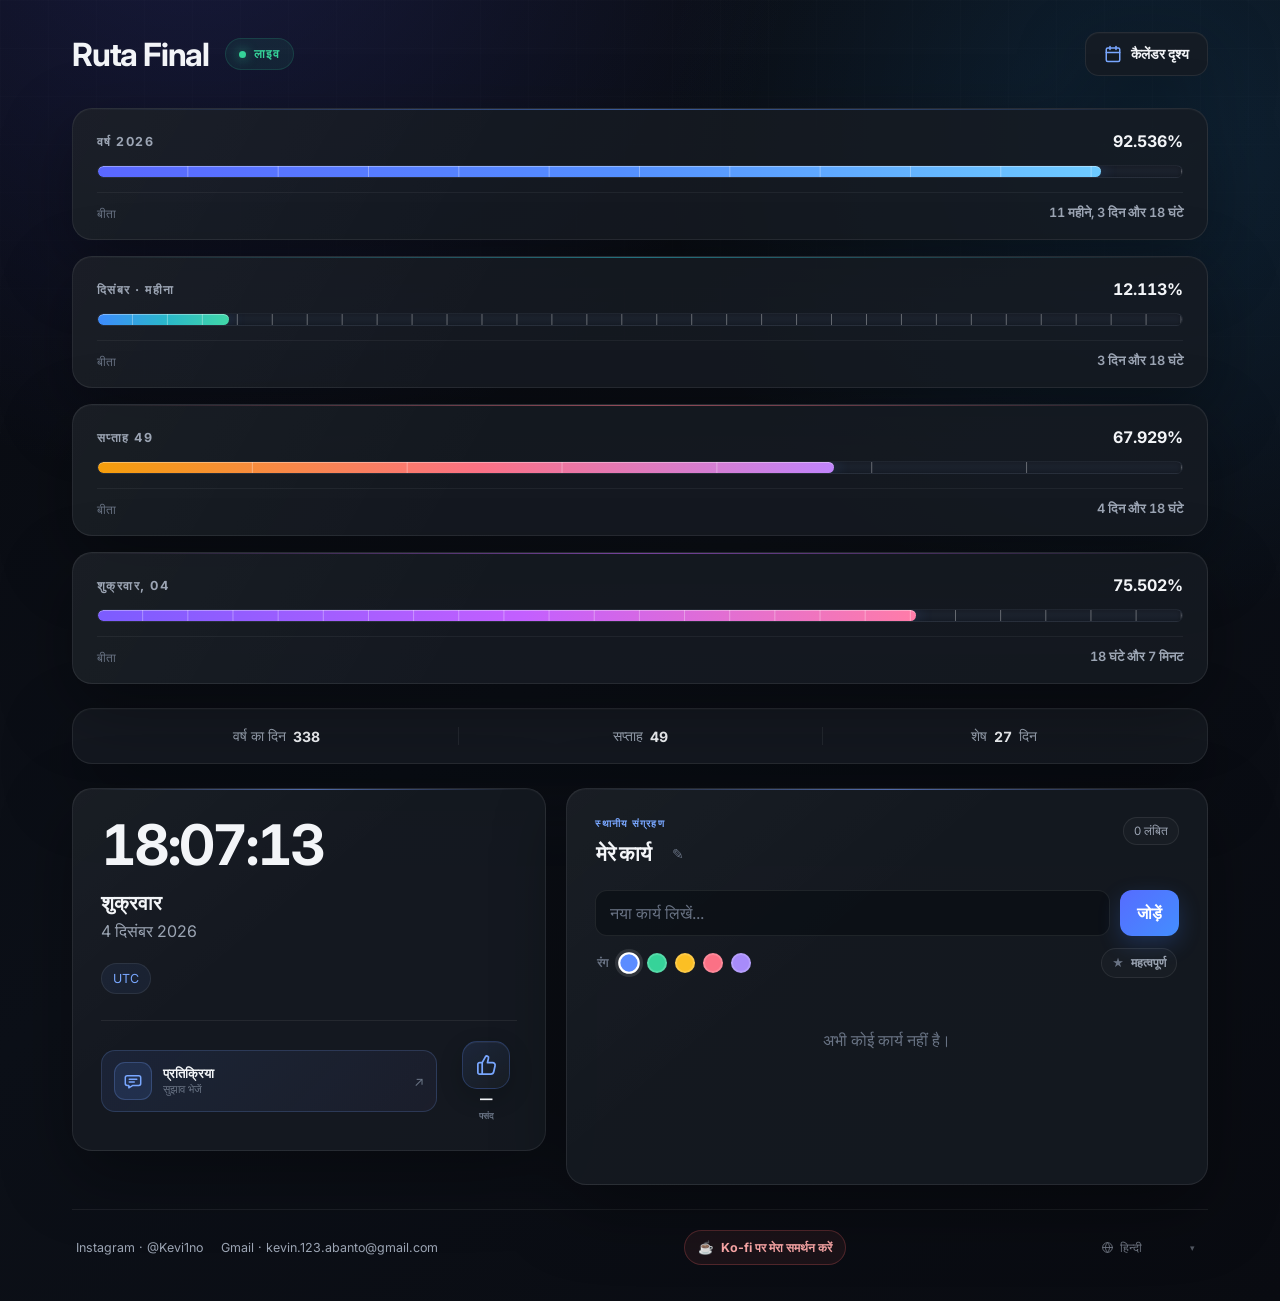
<file: hi/index.html>
<!DOCTYPE html>
<html lang="hi-IN" dir="ltr" data-locale-code="hi" data-build="standalone-v14-i18n">
<head>
    <meta charset="UTF-8">

    <meta
        name="viewport"
        content="width=device-width, initial-scale=1.0"
    >

    <!-- SEO principal: traducir estos metadatos en cada versión de idioma -->
    <title>वर्ष, महीना, सप्ताह और दिन की प्रगति | RutaFinal</title>

    <meta
        name="description"
        content="वर्ष, महीने, सप्ताह और दिन का कितना समय बीत चुका है और कितना शेष है, इसे रीयल टाइम में देखें। कार्य व्यवस्थित करें और कैलेंडर में नोट जोड़ें।"
    >

    <meta
        name="robots"
        content="index, follow, max-image-preview:large, max-snippet:-1, max-video-preview:-1"
    >

    <link rel="canonical" href="https://big-strategy.com/hi/">

    <link rel="alternate" hreflang="es" href="https://big-strategy.com/">
    <link rel="alternate" hreflang="en" href="https://big-strategy.com/en/">
    <link rel="alternate" hreflang="pt-BR" href="https://big-strategy.com/pt/">
    <link rel="alternate" hreflang="zh-Hans" href="https://big-strategy.com/zh/">
    <link rel="alternate" hreflang="ja" href="https://big-strategy.com/ja/">
    <link rel="alternate" hreflang="ko" href="https://big-strategy.com/ko/">
    <link rel="alternate" hreflang="de" href="https://big-strategy.com/de/">
    <link rel="alternate" hreflang="fr" href="https://big-strategy.com/fr/">
    <link rel="alternate" hreflang="it" href="https://big-strategy.com/it/">
    <link rel="alternate" hreflang="hi" href="https://big-strategy.com/hi/">
    <link rel="alternate" hreflang="ar" href="https://big-strategy.com/ar/">
    <link rel="alternate" hreflang="ru" href="https://big-strategy.com/ru/">
    <link rel="alternate" hreflang="x-default" href="https://big-strategy.com/">

    <!-- Identidad visual compartida por todos los idiomas -->
    <link rel="icon" href="/favicon.ico">
    <link rel="icon" type="image/png" sizes="48x48" href="/favicon-48x48.png">
    <link rel="icon" type="image/png" sizes="32x32" href="/favicon-32x32.png">
    <link rel="icon" type="image/png" sizes="16x16" href="/favicon-16x16.png">
    <link rel="apple-touch-icon" sizes="180x180" href="/apple-touch-icon.png">
    <link rel="manifest" href="/site.webmanifest">

    <meta name="application-name" content="RutaFinal">
    <meta name="apple-mobile-web-app-title" content="RutaFinal">
    <meta name="theme-color" content="#090b11">
    <meta name="color-scheme" content="dark">

    <!-- Vista previa al compartir; el texto se localizará por idioma -->
    <meta property="og:type" content="website">
    <meta property="og:site_name" content="RutaFinal">
    <meta property="og:locale" content="hi_IN">
    <meta property="og:url" content="https://big-strategy.com/hi/">
    <meta property="og:title" content="वर्ष, महीना, सप्ताह और दिन की प्रगति | RutaFinal">
    <meta property="og:description" content="वर्ष, महीने, सप्ताह और दिन का कितना समय बीत चुका है और कितना शेष है, इसे रीयल टाइम में देखें। कार्य व्यवस्थित करें और कैलेंडर में नोट जोड़ें।">

    <meta name="twitter:card" content="summary">
    <meta name="twitter:title" content="वर्ष, महीना, सप्ताह और दिन की प्रगति | RutaFinal">
    <meta name="twitter:description" content="वर्ष, महीने, सप्ताह और दिन का कितना समय बीत चुका है और कितना शेष है, इसे रीयल टाइम में देखें। कार्य व्यवस्थित करें और कैलेंडर में नोट जोड़ें।">

    <script type="application/ld+json">
    {
        "@context": "https://schema.org",
        "@type": "WebApplication",
        "name": "RutaFinal",
        "url": "https://big-strategy.com/hi/",
        "description": "वर्ष, महीने, सप्ताह और दिन का कितना समय बीत चुका है और कितना शेष है, इसे रीयल टाइम में देखें। कार्य व्यवस्थित करें और कैलेंडर में नोट जोड़ें।",
        "applicationCategory": "ProductivityApplication",
        "operatingSystem": "Any",
        "browserRequirements": "Requires JavaScript",
        "inLanguage": "hi-IN",
        "isAccessibleForFree": true,
        "featureList": [
            "वर्ष, महीना, सप्ताह और दिन की रीयल-टाइम प्रगति",
            "बीते और शेष समय का दृश्य",
            "व्यक्तिगत कार्य आपके डिवाइस पर सुरक्षित",
            "हर दिन के नोट वाला वार्षिक कैलेंडर"
        ]
    }
    </script>

    

    <!-- Fuente Inter -->
    <link rel="preconnect" href="https://fonts.googleapis.com">

    <link
        rel="preconnect"
        href="https://fonts.gstatic.com"
        crossorigin
    >

    <link
        href="https://fonts.googleapis.com/css2?family=Inter:wght@300;400;500;600;700&display=swap"
        rel="stylesheet"
    >

    <!-- Estilos -->

    <!-- Estilos integrados: versión autónoma -->
    <style>
/* ==========================================
   VARIABLES
========================================== */

:root {
    --background: #090b11;
    --surface: rgba(23, 27, 35, 0.82);
    --surface-strong: #171b23;
    --surface-hover: #1d222c;

    --border: rgba(255, 255, 255, 0.08);
    --border-strong: rgba(255, 255, 255, 0.12);

    --text: #f3f5f8;
    --text-secondary: #9ca5b4;
    --text-muted: #697384;

    --primary: #5b8cff;
    --primary-soft: #79a7ff;
    --green: #36d399;

    --radius: 20px;

    --shadow:
        0 24px 70px rgba(0, 0, 0, 0.34),
        inset 0 1px 0 rgba(255, 255, 255, 0.025);
}


/* ==========================================
   RESET
========================================== */

*,
*::before,
*::after {
    margin: 0;
    padding: 0;
    box-sizing: border-box;
}

html {
    scroll-behavior: smooth;
}

button,
input {
    font: inherit;
}

button {
    border: none;
}

body {
    min-height: 100vh;

    font-family: "Inter", sans-serif;
    color: var(--text);

    background:
        radial-gradient(
            circle at 15% -10%,
            rgba(86, 92, 255, 0.18),
            transparent 34%
        ),
        radial-gradient(
            circle at 90% 10%,
            rgba(30, 166, 255, 0.12),
            transparent 30%
        ),
        linear-gradient(
            145deg,
            #090b11 0%,
            #0c1018 48%,
            #090b11 100%
        );

    -webkit-font-smoothing: antialiased;
    text-rendering: optimizeLegibility;
}

body::before {
    content: "";

    position: fixed;
    inset: 0;

    pointer-events: none;

    background-image:
        linear-gradient(
            rgba(255, 255, 255, 0.012) 1px,
            transparent 1px
        ),
        linear-gradient(
            90deg,
            rgba(255, 255, 255, 0.012) 1px,
            transparent 1px
        );

    background-size: 48px 48px;

    mask-image:
        linear-gradient(
            to bottom,
            black,
            transparent 85%
        );
}


/* ==========================================
   APP
========================================== */

.app {
    position: relative;
    z-index: 1;

    width: min(1200px, 100%);
    margin: 0 auto;
    padding: 32px;
}


/* ==========================================
   HEADER
========================================== */

.header {
    display: flex;
    align-items: center;
    justify-content: space-between;

    margin-bottom: 32px;
}

.logo {
    display: flex;
    align-items: center;
    gap: 16px;
}

.logo h1 {
    font-size: clamp(1.6rem, 3vw, 2rem);
    font-weight: 700;
    letter-spacing: -1.2px;
}

.live-badge {
    display: flex;
    align-items: center;
    gap: 8px;

    padding: 8px 13px;

    border: 1px solid rgba(54, 211, 153, 0.16);
    border-radius: 999px;

    background: rgba(54, 211, 153, 0.08);
    color: var(--green);

    font-size: 0.72rem;
    font-weight: 700;
    letter-spacing: 0.08em;
}

.live-dot {
    width: 7px;
    height: 7px;

    border-radius: 50%;
    background: var(--green);

    box-shadow: 0 0 12px rgba(54, 211, 153, 0.75);

    animation: pulse 2s infinite;
}

.settings-button,
.calendar-view-button {
    display: inline-flex;
    align-items: center;
    gap: 9px;

    padding: 0 18px;
    height: 44px;

    border: 1px solid var(--border);
    border-radius: 14px;

    cursor: pointer;

    background: var(--surface);
    color: var(--text);

    font-size: 0.88rem;
    font-weight: 600;
    letter-spacing: -0.01em;

    box-shadow: var(--shadow);

    transition:
        transform 180ms ease,
        background 180ms ease,
        border-color 180ms ease,
        box-shadow 180ms ease;
}

.settings-button:hover,
.calendar-view-button:hover {
    transform: translateY(-2px);

    background: var(--surface-hover);
    border-color: rgba(91, 140, 255, 0.45);
    box-shadow:
        0 10px 24px rgba(0, 0, 0, 0.35),
        0 0 16px rgba(91, 140, 255, 0.18);
}

.calendar-view-button:active {
    transform: translateY(0);
}

.calendar-view-button:focus-visible {
    outline: 3px solid rgba(121, 167, 255, 0.48);
    outline-offset: 3px;
}

.calendar-view-btn-icon {
    display: flex;
    align-items: center;
    justify-content: center;
    color: var(--primary-soft);
    flex-shrink: 0;
}

.calendar-view-btn-icon svg {
    width: 18px;
    height: 18px;
    stroke: currentColor;
}

.calendar-view-btn-text {
    white-space: nowrap;
}

/* ==========================================
   CALENDAR MODAL - MINIMALIST 4x3
========================================== */

.calendar-modal {
    position: fixed;
    inset: 0;
    z-index: 1000;

    display: flex;
    align-items: center;
    justify-content: center;

    padding: 16px;

    opacity: 0;
    visibility: hidden;
    pointer-events: none;

    transition:
        opacity 220ms ease,
        visibility 220ms ease;
}

.calendar-modal.is-open {
    opacity: 1;
    visibility: visible;
    pointer-events: auto;
}

.calendar-modal-backdrop {
    position: absolute;
    inset: 0;

    background: rgba(4, 6, 12, 0.85);
    backdrop-filter: blur(14px);
    -webkit-backdrop-filter: blur(14px);
}

.calendar-modal-dialog {
    position: relative;
    z-index: 1;

    display: flex;
    flex-direction: column;

    width: min(1560px, 96vw);
    max-height: 94vh;

    border: 1px solid var(--border-strong);
    border-radius: var(--radius);

    background:
        radial-gradient(
            circle at 10% 0%,
            rgba(255, 122, 112, 0.08),
            transparent 35%
        ),
        radial-gradient(
            circle at 90% 10%,
            rgba(91, 140, 255, 0.08),
            transparent 35%
        ),
        linear-gradient(
            165deg,
            #11151f 0%,
            #0b0e15 100%
        );

    box-shadow:
        0 32px 80px rgba(0, 0, 0, 0.7),
        0 0 0 1px rgba(255, 255, 255, 0.06);

    transform: scale(0.96) translateY(12px);
    transition: transform 240ms cubic-bezier(0.16, 1, 0.3, 1);
    overflow: hidden;
}

.calendar-modal.is-open .calendar-modal-dialog {
    transform: scale(1) translateY(0);
}

/* Header */
.calendar-modal-header {
    display: flex;
    align-items: center;
    justify-content: space-between;
    gap: 16px;

    padding: 16px 24px 12px;
    border-bottom: 1px solid rgba(255, 255, 255, 0.06);
}

.calendar-modal-title {
    display: flex;
    align-items: baseline;
    gap: 8px;

    font-size: clamp(1.3rem, 2.6vw, 1.75rem);
    font-weight: 700;
    letter-spacing: -0.02em;
    line-height: 1;
}

.calendar-title-year {
    color: #ff7a70;
    font-weight: 800;
}

.calendar-title-name {
    color: var(--text);
}

.calendar-modal-close {
    display: grid;
    place-items: center;

    width: 36px;
    height: 36px;

    border: 1px solid var(--border);
    border-radius: 10px;

    cursor: pointer;

    background: var(--surface);
    color: var(--text-secondary);

    font-size: 1.05rem;

    transition:
        transform 180ms ease,
        background 180ms ease,
        color 180ms ease,
        border-color 180ms ease;
}

.calendar-modal-close:hover {
    transform: scale(1.08);
    background: rgba(239, 68, 68, 0.16);
    color: #f87171;
    border-color: rgba(239, 68, 68, 0.4);
}

.calendar-modal-close:focus-visible {
    outline: 3px solid rgba(239, 68, 68, 0.4);
    outline-offset: 2px;
}

/* Modal Body */
.calendar-modal-body {
    padding: 14px 20px 16px;
    overflow-y: auto;
    overscroll-behavior: contain;
    display: flex;
    flex-direction: column;
    gap: 14px;
}

.calendar-modal-body::-webkit-scrollbar {
    width: 6px;
}

.calendar-modal-body::-webkit-scrollbar-track {
    background: rgba(255, 255, 255, 0.02);
}

.calendar-modal-body::-webkit-scrollbar-thumb {
    background: rgba(255, 255, 255, 0.14);
    border-radius: 999px;
}

/* 12 Months Grid: Desktop 6 columns x 2 rows (Enero - Junio / Julio - Diciembre) */
.calendar-months-grid {
    display: grid;
    grid-template-columns: repeat(6, 1fr);
    grid-template-rows: repeat(2, auto);
    gap: 14px 18px;
    width: 100%;
}

.month-card {
    display: flex;
    flex-direction: column;
    padding: 4px 6px 8px;
    background: transparent;
    border-radius: 10px;
    transition: background 160ms ease;
}

.month-card:hover {
    background: rgba(255, 255, 255, 0.02);
}

.month-card-header {
    display: flex;
    align-items: center;
    justify-content: flex-start;
    margin-bottom: 6px;
}

.month-name {
    font-size: 0.88rem;
    font-weight: 700;
    color: var(--text);
    text-transform: capitalize;
    letter-spacing: -0.01em;
}

/* Weekday header row */
.month-weekdays {
    display: grid;
    grid-template-columns: repeat(7, 1fr);
    gap: 1px;
    margin-bottom: 4px;
}

.month-weekday {
    text-align: center;
    font-size: 0.62rem;
    font-weight: 600;
    color: var(--text-muted);
    text-transform: capitalize;
}

/* Days grid */
.month-days-grid {
    display: grid;
    grid-template-columns: repeat(7, 1fr);
    gap: 2px 1px;
}

.day-cell {
    position: relative;
    aspect-ratio: 1 / 1;

    display: flex;
    align-items: center;
    justify-content: center;

    border-radius: 5px;
    font-size: 0.72rem;
    font-weight: 500;
    font-variant-numeric: tabular-nums;
    color: var(--text);
    border: 1px solid transparent;

    transition: transform 120ms ease, background 120ms ease, border-color 120ms ease;
}

.day-cell.is-empty {
    pointer-events: none;
    background: transparent;
}

.day-cell .day-number {
    position: relative;
    z-index: 1;
    line-height: 1;
}

/* Clickable Day (Hoy y fechas futuras) */
.day-cell.is-clickable {
    cursor: pointer;
}

.day-cell.is-clickable:hover {
    background: rgba(255, 255, 255, 0.08);
    transform: scale(1.16);
    z-index: 4;
}

.day-cell.is-clickable:focus-visible {
    outline: 2px solid #5b8cff;
    outline-offset: 1px;
    z-index: 4;
}

/* Day with Note: Star indicator without covering number */
.day-cell.has-note {
    border-color: rgba(245, 158, 11, 0.35);
}

.day-cell.has-note:not(.is-today) {
    background: rgba(245, 158, 11, 0.08);
}

.day-note-star {
    position: absolute;
    top: 1px;
    right: 2px;
    z-index: 3;
    font-size: 0.52rem;
    color: #fbbf24;
    line-height: 1;
    pointer-events: none;
    text-shadow: 0 0 4px rgba(251, 191, 36, 0.7);
}

/* Past Day (Con X roja y número claramente visible) */
.day-cell.is-past {
    color: var(--text);
}

.day-cell.is-past .day-number {
    color: #f3f5f8;
    font-weight: 600;
}

.day-cell.is-past .day-x-mark {
    position: absolute;
    inset: 0;
    z-index: 2;
    display: flex;
    align-items: center;
    justify-content: center;
    color: #ef4444;
    font-size: 0.92em;
    font-weight: 700;
    line-height: 1;
    pointer-events: none;
    opacity: 0.88;
}

.day-cell.is-past:hover {
    background: rgba(239, 68, 68, 0.18);
    transform: scale(1.18);
    z-index: 5;
}

/* Today (Highlighted) */
.day-cell.is-today {
    background: #5b8cff;
    border-radius: 50%;
    color: #ffffff;
    font-weight: 700;
    box-shadow: 0 0 8px rgba(91, 140, 255, 0.65);
    z-index: 3;
}

.day-cell.is-today .day-number {
    color: #ffffff;
}

.day-cell.is-today:hover {
    transform: scale(1.22);
    z-index: 5;
}

/* Future Day */
.day-cell.is-future {
    color: var(--text-secondary);
}

.day-cell.is-future:hover {
    background: rgba(255, 255, 255, 0.08);
    color: var(--text);
    transform: scale(1.18);
    z-index: 5;
}

/* Bottom Stats & Legend */
.calendar-modal-bottom {
    display: flex;
    align-items: center;
    justify-content: space-between;
    flex-wrap: wrap;
    gap: 12px 16px;

    padding-top: 14px;
    border-top: 1px solid rgba(255, 255, 255, 0.08);
}

.calendar-modal-stats {
    display: flex;
    align-items: center;
    gap: 10px;
    flex-wrap: wrap;
}

.calendar-stat-pill {
    display: inline-flex;
    align-items: center;
    gap: 8px;

    padding: 7px 14px;

    border: 1px solid var(--border);
    border-radius: 12px;

    background: var(--surface);
    font-size: 0.8rem;
    transition: transform 140ms ease, background 140ms ease;
}

.calendar-stat-pill.is-elapsed {
    border-color: rgba(239, 68, 68, 0.28);
    background: rgba(239, 68, 68, 0.08);
}

.calendar-stat-pill.is-today {
    border-color: rgba(91, 140, 255, 0.35);
    background: rgba(91, 140, 255, 0.1);
}

.calendar-stat-pill.is-remaining {
    border-color: rgba(54, 211, 153, 0.28);
    background: rgba(54, 211, 153, 0.08);
}

.calendar-stat-label {
    display: inline-flex;
    align-items: center;
    gap: 6px;
    color: var(--text-secondary);
    font-weight: 600;
}

.calendar-stat-dot {
    display: inline-block;
    width: 6px;
    height: 6px;
    border-radius: 50%;
    flex-shrink: 0;
}

.calendar-stat-pill.is-elapsed .calendar-stat-dot {
    background: #ef4444;
    box-shadow: 0 0 6px #ef4444;
}

.calendar-stat-pill.is-today .calendar-stat-dot {
    background: #5b8cff;
    box-shadow: 0 0 6px #5b8cff;
}

.calendar-stat-pill.is-remaining .calendar-stat-dot {
    background: #36d399;
    box-shadow: 0 0 6px #36d399;
}

.calendar-stat-values {
    display: inline-flex;
    align-items: baseline;
    gap: 5px;
}

.calendar-stat-val {
    color: var(--text);
    font-weight: 700;
    font-variant-numeric: tabular-nums;
}

.calendar-stat-pill.is-elapsed .calendar-stat-val {
    color: #fca5a5;
}

.calendar-stat-pill.is-today .calendar-stat-val {
    color: #93c5fd;
}

.calendar-stat-pill.is-remaining .calendar-stat-val {
    color: #6ee7b7;
}

.calendar-stat-percent {
    color: var(--text-muted);
    font-size: 0.74rem;
    font-weight: 500;
}

/* Legend */
.calendar-legend {
    display: inline-flex;
    align-items: center;
    gap: 16px;
    flex-wrap: wrap;
    font-size: 0.76rem;
    color: var(--text-secondary);
}

.calendar-legend-item {
    display: inline-flex;
    align-items: center;
    gap: 6px;
}

.legend-bullet {
    display: inline-flex;
    align-items: center;
    justify-content: center;
    width: 16px;
    height: 16px;
    border-radius: 4px;
    font-size: 0.68rem;
    font-weight: 800;
}

.legend-bullet.is-past {
    color: #ef4444;
    background: rgba(239, 68, 68, 0.16);
    border: 1px solid rgba(239, 68, 68, 0.35);
}

.legend-bullet.is-today {
    background: #5b8cff;
    border-radius: 50%;
    color: #ffffff;
    box-shadow: 0 0 6px rgba(91, 140, 255, 0.6);
}

.legend-bullet.is-remaining {
    background: rgba(255, 255, 255, 0.06);
    border: 1px solid rgba(255, 255, 255, 0.12);
    color: var(--text-muted);
}

.legend-bullet.is-note {
    background: rgba(245, 158, 11, 0.16);
    border: 1px solid rgba(245, 158, 11, 0.4);
    color: #fbbf24;
}

/* Responsive: Mobile & Tablet (3 columnas de meses y cuadros inferiores adaptados) */
@media (max-width: 960px) {
    .calendar-modal {
        padding: 8px;
    }

    .calendar-modal-dialog {
        width: 100%;
        max-height: 98vh;
        border-radius: 14px;
    }

    .calendar-modal-header {
        padding: 10px 14px 8px;
    }

    .calendar-modal-title {
        font-size: 1.15rem;
    }

    .calendar-modal-close {
        width: 32px;
        height: 32px;
        font-size: 0.95rem;
    }

    .calendar-modal-body {
        padding: 10px 12px 12px;
        gap: 10px;
    }

    /* 3 columnas x 4 filas en celular y tablet */
    .calendar-months-grid {
        grid-template-columns: repeat(3, 1fr);
        grid-template-rows: repeat(4, auto);
        gap: 8px 10px;
    }

    .month-card {
        padding: 3px 4px 6px;
    }

    .month-card-header {
        margin-bottom: 4px;
    }

    .month-name {
        font-size: 0.78rem;
    }

    .month-weekdays {
        gap: 1px;
        margin-bottom: 2px;
    }

    .month-weekday {
        font-size: 0.58rem;
    }

    .month-days-grid {
        gap: 2px 1px;
    }

    .day-cell {
        font-size: 0.68rem;
        border-radius: 4px;
    }

    .day-cell.is-past .day-x-mark {
        font-size: 0.92em;
    }

    .day-note-star {
        top: 1px;
        right: 1px;
        font-size: 0.46rem;
    }

    /* Cuadros finales de información: 100% responsive para celular */
    .calendar-modal-bottom {
        display: flex;
        flex-direction: column;
        gap: 8px;
        padding-top: 10px;
        border-top: 1px solid rgba(255, 255, 255, 0.08);
        width: 100%;
    }

    .calendar-modal-stats {
        display: grid;
        grid-template-columns: repeat(3, 1fr);
        gap: 6px;
        width: 100%;
    }

    .calendar-stat-pill {
        display: flex;
        flex-direction: column;
        align-items: center;
        justify-content: center;
        text-align: center;
        padding: 7px 4px 6px;
        border-radius: 10px;
        gap: 3px;
        min-width: 0;
        width: 100%;
    }

    .calendar-stat-label {
        font-size: 0.62rem;
        font-weight: 600;
        text-transform: uppercase;
        letter-spacing: 0.02em;
        gap: 4px;
        white-space: nowrap;
        overflow: hidden;
        text-overflow: ellipsis;
        max-width: 100%;
    }

    .calendar-stat-dot {
        width: 5px;
        height: 5px;
    }

    .calendar-stat-values {
        display: flex;
        align-items: baseline;
        justify-content: center;
        gap: 3px;
        flex-wrap: wrap;
    }

    .calendar-stat-val {
        font-size: 0.88rem;
        font-weight: 800;
        line-height: 1.1;
    }

    .calendar-stat-percent {
        font-size: 0.62rem;
        line-height: 1;
    }

    .calendar-legend {
        display: flex;
        align-items: center;
        justify-content: center;
        flex-wrap: wrap;
        gap: 6px 12px;
        padding: 6px 8px;
        border-radius: 10px;
        background: rgba(255, 255, 255, 0.03);
        border: 1px solid rgba(255, 255, 255, 0.05);
        font-size: 0.66rem;
        width: 100%;
    }

    .legend-bullet {
        width: 13px;
        height: 13px;
        font-size: 0.6rem;
    }
}

@media (max-width: 480px) {
    .calendar-months-grid {
        gap: 6px 6px;
    }

    .month-name {
        font-size: 0.72rem;
    }

    .month-weekday {
        font-size: 0.52rem;
    }

    .day-cell {
        font-size: 0.62rem;
    }

    .day-note-star {
        top: 0px;
        right: 1px;
        font-size: 0.42rem;
    }

    .calendar-modal-stats {
        gap: 4px;
    }

    .calendar-stat-pill {
        padding: 6px 2px 5px;
    }

    .calendar-stat-label {
        font-size: 0.58rem;
        gap: 3px;
    }

    .calendar-stat-val {
        font-size: 0.82rem;
    }

    .calendar-stat-percent {
        font-size: 0.58rem;
    }

    .calendar-legend {
        font-size: 0.62rem;
        gap: 4px 8px;
        padding: 4px 6px;
    }
}

/* ==========================================
   CALENDAR NOTE MODAL
========================================== */

.calendar-note-modal {
    position: fixed;
    inset: 0;
    z-index: 1050;

    display: flex;
    align-items: center;
    justify-content: center;

    padding: 16px;

    opacity: 0;
    visibility: hidden;
    pointer-events: none;

    transition:
        opacity 200ms ease,
        visibility 200ms ease;
}

.calendar-note-modal.is-open {
    opacity: 1;
    visibility: visible;
    pointer-events: auto;
}

.calendar-note-backdrop {
    position: absolute;
    inset: 0;

    background: rgba(4, 6, 12, 0.78);
    backdrop-filter: blur(8px);
    -webkit-backdrop-filter: blur(8px);
}

.calendar-note-dialog {
    position: relative;
    z-index: 1;

    width: min(440px, 100%);

    border: 1px solid var(--border-strong);
    border-radius: 18px;

    background:
        radial-gradient(
            circle at 10% 0%,
            rgba(245, 158, 11, 0.08),
            transparent 40%
        ),
        linear-gradient(
            165deg,
            #171c28 0%,
            #0e121a 100%
        );

    box-shadow:
        0 24px 60px rgba(0, 0, 0, 0.75),
        0 0 0 1px rgba(255, 255, 255, 0.06);

    transform: scale(0.95) translateY(8px);
    transition: transform 200ms cubic-bezier(0.16, 1, 0.3, 1);
    overflow: hidden;
}

.calendar-note-modal.is-open .calendar-note-dialog {
    transform: scale(1) translateY(0);
}

.calendar-note-header {
    display: flex;
    align-items: center;
    justify-content: space-between;
    gap: 12px;

    padding: 16px 20px 12px;
    border-bottom: 1px solid rgba(255, 255, 255, 0.06);
}

.calendar-note-header-info {
    display: flex;
    align-items: center;
    gap: 8px;
}

.calendar-note-icon {
    display: grid;
    place-items: center;
    width: 28px;
    height: 28px;
    border-radius: 8px;
    background: rgba(245, 158, 11, 0.15);
    border: 1px solid rgba(245, 158, 11, 0.35);
    color: #fbbf24;
    font-size: 0.9rem;
}

.calendar-note-title {
    font-size: 1.05rem;
    font-weight: 700;
    color: var(--text);
    letter-spacing: -0.01em;
}

.calendar-note-close {
    display: grid;
    place-items: center;
    width: 32px;
    height: 32px;
    border: 1px solid var(--border);
    border-radius: 8px;
    cursor: pointer;
    background: var(--surface);
    color: var(--text-secondary);
    font-size: 0.95rem;
    transition:
        transform 160ms ease,
        background 160ms ease,
        color 160ms ease,
        border-color 160ms ease;
}

.calendar-note-close:hover {
    transform: scale(1.08);
    background: rgba(239, 68, 68, 0.16);
    color: #f87171;
    border-color: rgba(239, 68, 68, 0.4);
}

.calendar-note-close:focus-visible {
    outline: 3px solid rgba(239, 68, 68, 0.4);
    outline-offset: 2px;
}

.calendar-note-form {
    display: flex;
    flex-direction: column;
    gap: 12px;
    padding: 16px 20px 20px;
}

.calendar-note-date-display {
    font-size: 0.82rem;
    font-weight: 600;
    color: #93c5fd;
    text-transform: capitalize;
}

.calendar-note-input {
    width: 100%;
    min-height: 100px;
    padding: 12px 14px;
    border-radius: 12px;
    border: 1px solid var(--border);
    background: rgba(255, 255, 255, 0.03);
    color: var(--text);
    font-family: inherit;
    font-size: 0.88rem;
    line-height: 1.5;
    resize: vertical;
    transition: border-color 160ms ease, background 160ms ease, box-shadow 160ms ease;
}

.calendar-note-input::placeholder {
    color: var(--text-muted);
}

.calendar-note-input:focus {
    outline: none;
    border-color: rgba(91, 140, 255, 0.55);
    background: rgba(255, 255, 255, 0.05);
    box-shadow: 0 0 0 3px rgba(91, 140, 255, 0.18);
}

.calendar-note-actions {
    display: flex;
    align-items: center;
    justify-content: flex-end;
    gap: 10px;
    margin-top: 4px;
}

.calendar-note-save-btn {
    display: inline-flex;
    align-items: center;
    justify-content: center;
    padding: 8px 18px;
    border: none;
    border-radius: 10px;
    background: linear-gradient(135deg, #3b82f6 0%, #2563eb 100%);
    color: #ffffff;
    font-family: inherit;
    font-size: 0.84rem;
    font-weight: 600;
    cursor: pointer;
    box-shadow: 0 4px 12px rgba(37, 99, 235, 0.35);
    transition: transform 160ms ease, box-shadow 160ms ease, filter 160ms ease;
}

.calendar-note-save-btn:hover {
    transform: translateY(-1px);
    filter: brightness(1.1);
    box-shadow: 0 6px 16px rgba(37, 99, 235, 0.45);
}

.calendar-note-save-btn:active {
    transform: translateY(0);
}

.calendar-note-delete-btn {
    display: inline-flex;
    align-items: center;
    justify-content: center;
    padding: 8px 14px;
    border: 1px solid rgba(239, 68, 68, 0.3);
    border-radius: 10px;
    background: rgba(239, 68, 68, 0.1);
    color: #fca5a5;
    font-family: inherit;
    font-size: 0.84rem;
    font-weight: 600;
    cursor: pointer;
    transition: transform 160ms ease, background 160ms ease, border-color 160ms ease;
}

.calendar-note-delete-btn:hover {
    transform: translateY(-1px);
    background: rgba(239, 68, 68, 0.2);
    border-color: rgba(239, 68, 68, 0.5);
    color: #f87171;
}

.calendar-note-delete-btn:active {
    transform: translateY(0);
}


/* ==========================================
   PROGRESS
========================================== */

.progress-panel {
    display: flex;
    flex-direction: column;
    gap: 16px;
}

.progress-card {
    --bar-start: #5a67ff;
    --bar-middle: #548fff;
    --bar-end: #6ecbff;

    position: relative;
    overflow: hidden;

    cursor: pointer;
    outline: none;

    padding: 22px 24px 18px;

    border: 1px solid var(--border);
    border-radius: var(--radius);

    background:
        linear-gradient(
            120deg,
            rgba(255, 255, 255, 0.025),
            transparent 38%
        ),
        var(--surface);

    box-shadow: var(--shadow);

    transition:
        transform 200ms ease,
        border-color 200ms ease,
        background 200ms ease;
}

.progress-card:focus-visible {
    border-color: rgba(121, 167, 255, 0.68);

    box-shadow:
        0 0 0 3px rgba(91, 140, 255, 0.14),
        var(--shadow);
}

.progress-card > .progress-info,
.progress-card > .progress-bar,
.progress-card > .progress-detail {
    will-change: transform, opacity, filter;
}

.progress-card.is-switching > .progress-info,
.progress-card.is-switching > .progress-bar,
.progress-card.is-switching > .progress-detail {
    animation:
        progress-out-left 170ms ease-in forwards;
}

.progress-card.is-entering > .progress-info,
.progress-card.is-entering > .progress-bar,
.progress-card.is-entering > .progress-detail {
    animation:
        progress-in-right 260ms cubic-bezier(0.22, 1, 0.36, 1) both;
}

.progress-card.is-remaining {
    background:
        linear-gradient(
            120deg,
            rgba(91, 140, 255, 0.075),
            transparent 42%
        ),
        var(--surface);
}

.progress-card:nth-child(2) {
    --bar-start: #3d8bfd;
    --bar-middle: #2ab7ca;
    --bar-end: #41d7a7;
}

.progress-card:nth-child(3) {
    --bar-start: #f59e0b;
    --bar-middle: #fb7185;
    --bar-end: #c084fc;
}

.progress-card:nth-child(4) {
    --bar-start: #7c5cff;
    --bar-middle: #c35fff;
    --bar-end: #ff7ca8;
}

.progress-card::before {
    content: "";

    position: absolute;
    top: 0;
    left: 24px;
    right: 24px;

    height: 1px;

    background:
        linear-gradient(
            90deg,
            transparent,
            var(--bar-middle),
            transparent
        );

    opacity: 0.55;
}

.progress-card:hover {
    transform: translateY(-2px);

    border-color: var(--border-strong);

    background:
        linear-gradient(
            120deg,
            rgba(255, 255, 255, 0.04),
            transparent 42%
        ),
        var(--surface-hover);
}

.progress-info {
    display: flex;
    align-items: center;
    justify-content: space-between;
    gap: 20px;

    margin-bottom: 14px;
}

.progress-title {
    color: var(--text-secondary);

    font-size: 0.78rem;
    font-weight: 700;
    letter-spacing: 0.12em;
}

.progress-value {
    color: var(--text);

    font-size: 1rem;
    font-weight: 700;
    font-variant-numeric: tabular-nums;
}

.progress-bar {
    --segments: 12;

    position: relative;

    width: 100%;
    height: 13px;

    overflow: hidden;

    border: 1px solid rgba(255, 255, 255, 0.035);
    border-radius: 999px;

    background:
        linear-gradient(
            180deg,
            #202734,
            #171d27
        );

    box-shadow:
        inset 0 2px 5px rgba(0, 0, 0, 0.3);
}
.progress-bar::after {
    content: "";

    position: absolute;
    inset: 0;

    pointer-events: none;
    border-radius: inherit;

    background-image:
        linear-gradient(
            to right,
            transparent calc(100% - 1px),
            rgba(255, 255, 255, 0.45) calc(100% - 1px)
        );

    background-size: calc(100% / var(--segments)) 100%;
    background-repeat: repeat-x;

    opacity: 0.75;
}
.progress-fill {
    position: relative;

    width: 0%;
    height: 100%;

    overflow: hidden;

    border-radius: inherit;

    background:
        linear-gradient(
            90deg,
            var(--bar-start) 0%,
            var(--bar-middle) 52%,
            var(--bar-end) 100%
        );

    box-shadow:
        0 0 18px rgba(79, 140, 255, 0.3),
        inset 0 1px 0 rgba(255, 255, 255, 0.35);

    transition: width 800ms cubic-bezier(0.22, 1, 0.36, 1);
}

.progress-card.is-remaining .progress-fill {
    margin-left: auto;

    background:
        linear-gradient(
            270deg,
            var(--bar-start) 0%,
            var(--bar-middle) 52%,
            var(--bar-end) 100%
        );
}

.progress-fill::after {
    content: "";

    position: absolute;
    inset: 0;

    background:
        linear-gradient(
            110deg,
            transparent 10%,
            rgba(255, 255, 255, 0.2) 45%,
            transparent 70%
        );

    transform: translateX(-80%);
}

.progress-detail {
    display: flex;
    align-items: center;
    justify-content: space-between;
    gap: 20px;

    margin-top: 14px;
    padding-top: 12px;

    border-top: 1px solid rgba(255, 255, 255, 0.055);

    color: var(--text-muted);

    font-size: 0.78rem;
}

.progress-detail strong {
    color: var(--text-secondary);

    font-size: 0.8rem;
    font-weight: 600;
    font-variant-numeric: tabular-nums;
}


/* ==========================================
   STATUS
========================================== */

.status-card {
    display: grid;
    grid-template-columns: repeat(3, 1fr);

    margin: 24px 0;
    padding: 18px 22px;

    border: 1px solid var(--border);
    border-radius: var(--radius);

    background: var(--surface);

    color: var(--text-secondary);

    box-shadow: var(--shadow);
}

.status-card span {
    display: flex;
    align-items: center;
    justify-content: center;
    gap: 7px;

    min-width: 0;

    font-size: 0.88rem;
}

.status-card span + span {
    border-left: 1px solid rgba(255, 255, 255, 0.07);
}

.status-card strong {
    color: var(--text);
    font-variant-numeric: tabular-nums;
}


/* ==========================================
   BOTTOM
========================================== */

.bottom-grid {
    display: grid;
    grid-template-columns:
        minmax(280px, 0.85fr)
        minmax(360px, 1.15fr);

    gap: 20px;
}

.clock-card,
.tasks-card {
    position: relative;
    overflow: hidden;

    min-height: 310px;
    padding: 28px;

    border: 1px solid var(--border);
    border-radius: var(--radius);

    background:
        linear-gradient(
            140deg,
            rgba(255, 255, 255, 0.025),
            transparent 42%
        ),
        var(--surface);

    box-shadow: var(--shadow);
}

.clock-card::before,
.tasks-card::before {
    content: "";

    position: absolute;
    top: 0;
    left: 26px;
    right: 26px;

    height: 1px;

    background:
        linear-gradient(
            90deg,
            transparent,
            rgba(116, 156, 255, 0.62),
            transparent
        );
}


/* ==========================================
   CLOCK
========================================== */

.clock-card {
    display: flex;
    flex-direction: column;
    justify-content: center;
}

.clock {
    margin-bottom: 18px;

    font-size: clamp(2.5rem, 5vw, 3.5rem);
    font-weight: 700;
    letter-spacing: -3px;
    line-height: 1;

    font-variant-numeric: tabular-nums;
}

.day-name {
    margin-bottom: 6px;

    font-size: 1.25rem;
    font-weight: 600;
    text-transform: capitalize;
}

.full-date {
    margin-bottom: 22px;

    color: var(--text-secondary);
    text-transform: capitalize;
}

.timezone {
    align-self: flex-start;

    display: inline-flex;
    align-items: center;

    padding: 7px 11px;

    border: 1px solid var(--border);
    border-radius: 999px;

    background: rgba(91, 140, 255, 0.08);
    color: var(--primary-soft);

    font-size: 0.78rem;
}

.engagement-panel {
    display: grid;
    grid-template-columns: minmax(0, 1fr) auto;
    align-items: center;
    gap: 18px;

    width: 100%;
    margin-top: 26px;
    padding-top: 20px;

    border-top: 1px solid rgba(255, 255, 255, 0.07);
}

.feedback-card {
    display: grid;
    grid-template-columns: 38px minmax(0, 1fr) auto;
    align-items: center;
    gap: 11px;

    min-width: 0;
    padding: 11px 12px;

    border: 1px solid rgba(121, 167, 255, 0.19);
    border-radius: 14px;

    background:
        linear-gradient(
            135deg,
            rgba(91, 140, 255, 0.1),
            rgba(167, 139, 250, 0.055)
        );

    color: var(--text);
    text-decoration: none;

    transition:
        transform 180ms ease,
        border-color 180ms ease,
        background 180ms ease,
        box-shadow 180ms ease;
}

.feedback-card:hover {
    transform: translateY(-2px);
    border-color: rgba(121, 167, 255, 0.42);
    background:
        linear-gradient(
            135deg,
            rgba(91, 140, 255, 0.16),
            rgba(167, 139, 250, 0.09)
        );
    box-shadow: 0 12px 28px rgba(0, 0, 0, 0.2);
}

.feedback-card:focus-visible,
.like-button:focus-visible {
    outline: 3px solid rgba(121, 167, 255, 0.48);
    outline-offset: 3px;
}

.feedback-card-icon {
    display: grid;
    place-items: center;

    width: 38px;
    height: 38px;

    border: 1px solid rgba(121, 167, 255, 0.24);
    border-radius: 11px;

    background: rgba(91, 140, 255, 0.12);
    color: var(--primary-soft);
}

.feedback-card-icon svg {
    width: 20px;
    height: 20px;

    fill: none;
    stroke: currentColor;
    stroke-width: 1.8;
    stroke-linecap: round;
    stroke-linejoin: round;
}

.feedback-card-copy {
    display: flex;
    flex-direction: column;
    gap: 3px;

    min-width: 0;
}

.feedback-card-copy strong {
    font-size: 0.8rem;
    line-height: 1.2;
}

.feedback-card-copy small {
    overflow: hidden;

    color: var(--text-muted);

    font-size: 0.66rem;
    line-height: 1.2;
    text-overflow: ellipsis;
    white-space: nowrap;
}

.feedback-card-arrow {
    color: var(--text-muted);

    font-size: 0.82rem;
}

.like-widget {
    display: grid;
    justify-items: center;
    gap: 3px;

    min-width: 62px;
}

.like-button {
    display: grid;
    place-items: center;

    width: 48px;
    height: 48px;

    border: 1px solid rgba(91, 140, 255, 0.25);
    border-radius: 15px;

    cursor: pointer;

    background:
        linear-gradient(
            145deg,
            rgba(91, 140, 255, 0.12),
            rgba(255, 255, 255, 0.025)
        );
    color: var(--primary-soft);

    box-shadow:
        inset 0 1px 0 rgba(255, 255, 255, 0.05),
        0 8px 24px rgba(0, 0, 0, 0.16);

    transition:
        transform 170ms ease,
        color 170ms ease,
        border-color 170ms ease,
        background 170ms ease,
        box-shadow 170ms ease;
}

.like-button:hover:not(:disabled) {
    transform: translateY(-2px) scale(1.03);
    border-color: rgba(91, 140, 255, 0.52);
}

.like-button:active:not(:disabled) {
    transform: scale(0.94);
}

.like-button.is-liked {
    border-color: rgba(91, 140, 255, 0.72);
    background:
        linear-gradient(
            145deg,
            rgba(91, 140, 255, 0.98),
            rgba(84, 111, 255, 0.88)
        );
    color: #ffffff;

    box-shadow:
        0 10px 28px rgba(76, 112, 255, 0.28),
        inset 0 1px 0 rgba(255, 255, 255, 0.25);
}

.like-button:disabled {
    cursor: wait;
    opacity: 0.62;
}

.like-icon {
    width: 23px;
    height: 23px;

    fill: none;
    stroke: currentColor;
    stroke-width: 1.8;
    stroke-linecap: round;
    stroke-linejoin: round;
}

.like-button.is-liked .like-icon {
    fill: currentColor;
}

.like-count {
    color: var(--text);

    font-size: 0.78rem;
    font-weight: 800;
    font-variant-numeric: tabular-nums;
    line-height: 1.2;
}

.like-label {
    color: var(--text-muted);

    font-size: 0.58rem;
    font-weight: 600;
}


/* ==========================================
   LOCAL TASKS
========================================== */

.tasks-header {
    display: flex;
    align-items: flex-start;
    justify-content: space-between;
    gap: 18px;

    margin-bottom: 20px;
}

.tasks-header > div {
    min-width: 0;
}

.tasks-label {
    display: block;

    margin-bottom: 7px;

    color: var(--primary-soft);

    font-size: 0.65rem;
    font-weight: 700;
    letter-spacing: 0.12em;
}

.tasks-title-row {
    display: flex;
    align-items: center;
    gap: 7px;

    min-width: 0;
}

.tasks-title {
    min-width: 40px;
    max-width: 100%;

    padding: 3px 5px;
    margin-left: -5px;

    outline: none;
    border: 1px solid transparent;
    border-radius: 8px;

    overflow: hidden;
    white-space: nowrap;

    font-size: 1.3rem;
    letter-spacing: -0.03em;

    transition:
        color 180ms ease,
        border-color 180ms ease,
        background 180ms ease,
        box-shadow 180ms ease;
}

.tasks-title:hover {
    border-color: var(--border);
    background: rgba(255, 255, 255, 0.025);
}

.tasks-title:focus {
    border-color: rgba(91, 140, 255, 0.62);
    background: rgba(8, 11, 17, 0.72);

    box-shadow:
        0 0 0 3px rgba(91, 140, 255, 0.1);
}

.edit-title-button {
    flex: 0 0 auto;

    display: grid;
    place-items: center;

    width: 27px;
    height: 27px;

    border: 1px solid transparent;
    border-radius: 8px;

    cursor: pointer;

    background: transparent;
    color: var(--text-muted);

    font-size: 0.9rem;

    transition:
        color 180ms ease,
        border-color 180ms ease,
        background 180ms ease;
}

.edit-title-button:hover {
    border-color: var(--border);
    background: rgba(255, 255, 255, 0.04);
    color: var(--primary-soft);
}

.task-count {
    flex-shrink: 0;

    padding: 6px 10px;

    border: 1px solid var(--border);
    border-radius: 999px;

    background: rgba(255, 255, 255, 0.025);
    color: var(--text-secondary);

    font-size: 0.72rem;
}

.task-form {
    display: grid;
    grid-template-columns: 1fr auto;
    gap: 10px;

    margin-bottom: 18px;
}

.task-options {
    grid-column: 1 / -1;

    display: flex;
    align-items: center;
    justify-content: space-between;
    gap: 16px;

    padding: 2px 2px 0;
}

.task-colors {
    display: flex;
    align-items: center;
    gap: 10px;

    min-width: 0;

    border: 0;
}

.task-colors legend {
    float: left;

    margin-right: 1px;

    color: var(--text-muted);

    font-size: 0.72rem;
    font-weight: 600;
}

.color-options {
    display: flex;
    align-items: center;
    gap: 8px;
}

.color-options label {
    position: relative;

    display: block;

    cursor: pointer;
}

.color-options input {
    position: absolute;

    width: 1px;
    height: 1px;

    opacity: 0;
}

.color-swatch {
    display: block;

    width: 20px;
    height: 20px;

    border: 2px solid rgba(255, 255, 255, 0.16);
    border-radius: 50%;

    transition:
        transform 160ms ease,
        border-color 160ms ease,
        box-shadow 160ms ease;
}

.color-options label:hover .color-swatch {
    transform: scale(1.12);
}

.color-options input:checked + .color-swatch {
    transform: scale(1.08);
    border-color: #ffffff;

    box-shadow:
        0 0 0 3px rgba(255, 255, 255, 0.11);
}

.color-options input:focus-visible + .color-swatch {
    outline: 2px solid var(--primary-soft);
    outline-offset: 3px;
}

.color-blue {
    background: #5b8cff;
}

.color-green {
    background: #36d399;
}

.color-amber {
    background: #fbbf24;
}

.color-red {
    background: #fb7185;
}

.color-violet {
    background: #a78bfa;
}

.important-option {
    display: inline-flex;
    align-items: center;
    gap: 7px;

    padding: 7px 10px;

    border: 1px solid var(--border);
    border-radius: 999px;

    cursor: pointer;

    background: rgba(255, 255, 255, 0.025);
    color: var(--text-secondary);

    font-size: 0.72rem;
    font-weight: 600;

    transition:
        border-color 180ms ease,
        background 180ms ease,
        color 180ms ease;
}

.important-option input {
    position: absolute;

    width: 1px;
    height: 1px;

    opacity: 0;
}

.important-icon {
    color: var(--text-muted);

    transition:
        color 180ms ease,
        filter 180ms ease;
}

.important-option:has(input:checked) {
    border-color: rgba(251, 191, 36, 0.45);
    background: rgba(251, 191, 36, 0.1);
    color: #fde68a;
}

.important-option:has(input:checked) .important-icon {
    color: #fbbf24;
    filter: drop-shadow(0 0 6px rgba(251, 191, 36, 0.55));
}

.important-option:has(input:focus-visible) {
    outline: 2px solid var(--primary-soft);
    outline-offset: 2px;
}

.task-input {
    width: 100%;
    min-width: 0;

    padding: 12px 14px;

    outline: none;

    border: 1px solid var(--border);
    border-radius: 12px;

    background: rgba(8, 11, 17, 0.55);
    color: var(--text);

    transition:
        border-color 180ms ease,
        box-shadow 180ms ease,
        background 180ms ease;
}

.task-input::placeholder {
    color: var(--text-muted);
}

.task-input:focus {
    border-color: rgba(91, 140, 255, 0.65);

    background: rgba(8, 11, 17, 0.8);

    box-shadow:
        0 0 0 4px rgba(91, 140, 255, 0.1);
}

.add-task-button {
    padding: 12px 17px;

    border-radius: 12px;

    cursor: pointer;

    background:
        linear-gradient(
            135deg,
            #566cff,
            #438eff
        );

    color: white;

    font-weight: 700;

    box-shadow:
        0 8px 22px rgba(67, 126, 255, 0.22);

    transition:
        transform 180ms ease,
        filter 180ms ease;
}

.add-task-button:hover {
    transform: translateY(-1px);
    filter: brightness(1.08);
}

.tasks-container {
    min-height: 160px;
}

.task-list {
    display: flex;
    flex-direction: column;
    gap: 9px;

    max-height: 225px;
    overflow-y: auto;

    list-style: none;

    scrollbar-width: thin;
    scrollbar-color: #30394a transparent;
}

.task-item {
    --task-accent: #5b8cff;
    --task-accent-rgb: 91, 140, 255;

    position: relative;

    display: grid;
    grid-template-columns: 28px minmax(0, 1fr) auto;
    align-items: center;
    gap: 10px;

    padding: 10px 11px;

    overflow: hidden;

    border: 1px solid rgba(var(--task-accent-rgb), 0.22);
    border-radius: 12px;

    background:
        linear-gradient(
            90deg,
            rgba(var(--task-accent-rgb), 0.14),
            rgba(var(--task-accent-rgb), 0.035) 52%,
            rgba(255, 255, 255, 0.018)
        );

    transition:
        background 180ms ease,
        border-color 180ms ease,
        transform 180ms ease;
}

.task-item::before {
    content: "";

    position: absolute;
    top: 8px;
    bottom: 8px;
    left: 0;

    width: 3px;

    border-radius: 0 999px 999px 0;
    background: var(--task-accent);

    box-shadow:
        0 0 12px rgba(var(--task-accent-rgb), 0.72);
}

.task-item[data-color="green"] {
    --task-accent: #36d399;
    --task-accent-rgb: 54, 211, 153;
}

.task-item[data-color="amber"] {
    --task-accent: #fbbf24;
    --task-accent-rgb: 251, 191, 36;
}

.task-item[data-color="red"] {
    --task-accent: #fb7185;
    --task-accent-rgb: 251, 113, 133;
}

.task-item[data-color="violet"] {
    --task-accent: #a78bfa;
    --task-accent-rgb: 167, 139, 250;
}

.task-item:hover {
    transform: translateX(2px);

    border-color: rgba(var(--task-accent-rgb), 0.42);
}

.task-item.is-important {
    border-color: rgba(251, 191, 36, 0.52);

    box-shadow:
        inset 0 0 0 1px rgba(251, 191, 36, 0.07),
        0 8px 24px rgba(0, 0, 0, 0.12);
}

.task-toggle {
    display: grid;
    place-items: center;

    width: 24px;
    height: 24px;

    border: 1px solid rgba(var(--task-accent-rgb), 0.65);
    border-radius: 8px;

    cursor: pointer;

    background: transparent;
    color: white;

    font-size: 0.8rem;
    font-weight: 700;
}

.task-content {
    display: flex;
    flex-direction: column;
    align-items: flex-start;
    gap: 4px;

    min-width: 0;
}

.task-text {
    width: 100%;
    min-width: 0;

    overflow-wrap: anywhere;

    color: var(--text);

    font-size: 0.88rem;
    line-height: 1.4;
}

.task-priority-badge {
    display: inline-flex;
    align-items: center;

    padding: 2px 6px;

    border: 1px solid rgba(251, 191, 36, 0.32);
    border-radius: 999px;

    background: rgba(251, 191, 36, 0.1);
    color: #fcd34d;

    font-size: 0.55rem;
    font-weight: 800;
    letter-spacing: 0.08em;
}

.task-actions {
    display: flex;
    align-items: center;
    gap: 3px;
}

.task-color-button,
.task-priority-button,
.task-delete {
    display: grid;
    place-items: center;

    width: 28px;
    height: 28px;

    border-radius: 8px;

    cursor: pointer;

    background: transparent;
    color: var(--text-muted);

    font-size: 1.15rem;

    transition:
        background 180ms ease,
        color 180ms ease,
        transform 180ms ease;
}

.task-color-button:hover,
.task-priority-button:hover,
.task-delete:hover {
    transform: translateY(-1px);
}

.task-color-button:hover {
    background: rgba(var(--task-accent-rgb), 0.12);
}

.task-color-dot {
    width: 12px;
    height: 12px;

    border: 2px solid rgba(255, 255, 255, 0.58);
    border-radius: 50%;

    background: var(--task-accent);
    box-shadow: 0 0 8px rgba(var(--task-accent-rgb), 0.55);
}

.task-priority-button {
    font-size: 0.9rem;
}

.task-priority-button:hover,
.task-priority-button.is-active {
    background: rgba(251, 191, 36, 0.1);
    color: #fbbf24;
}

.task-delete:hover {
    background: rgba(255, 92, 122, 0.1);
    color: #ff7690;
}

.task-item.is-complete {
    opacity: 0.58;
}

.task-item.is-complete .task-toggle {
    border-color: var(--green);
    background: var(--green);
    color: #07130e;
}

.task-item.is-complete .task-text {
    text-decoration: line-through;
}

.empty-state {
    padding: 32px 10px;

    color: var(--text-muted);

    text-align: center;
    line-height: 1.6;
}


/* ==========================================
   FOOTER
========================================== */

.site-footer {
    display: flex;
    align-items: center;
    justify-content: space-between;
    gap: 24px;

    margin-top: 24px;
    padding: 20px 4px 4px;

    border-top: 1px solid rgba(255, 255, 255, 0.07);
}

.footer-contact {
    display: flex;
    align-items: center;
    flex-wrap: wrap;
    gap: 10px 18px;
}

.footer-contact a,
.kofi-link {
    color: var(--text-secondary);

    font-size: 0.78rem;
    text-decoration: none;

    transition:
        color 180ms ease,
        border-color 180ms ease,
        background 180ms ease,
        transform 180ms ease;
}

.footer-contact a:hover {
    color: var(--primary-soft);
}

.kofi-link {
    flex: 0 0 auto;

    display: inline-flex;
    align-items: center;
    gap: 7px;

    padding: 9px 13px;

    border: 1px solid rgba(255, 107, 107, 0.24);
    border-radius: 999px;

    background: rgba(255, 107, 107, 0.07);
    color: #ffaaaa;

    font-weight: 700;
}

.kofi-link:hover {
    transform: translateY(-1px);

    border-color: rgba(255, 107, 107, 0.42);
    background: rgba(255, 107, 107, 0.12);
    color: #ffd0d0;
}


/* ==========================================
   ANIMATIONS
========================================== */

@keyframes progress-out-left {
    from {
        opacity: 1;
        transform: translateX(0);
        filter: blur(0);
    }

    to {
        opacity: 0;
        transform: translateX(-7%);
        filter: blur(2px);
    }
}

@keyframes progress-in-right {
    from {
        opacity: 0;
        transform: translateX(7%);
        filter: blur(2px);
    }

    to {
        opacity: 1;
        transform: translateX(0);
        filter: blur(0);
    }
}

@keyframes pulse {
    0%,
    100% {
        opacity: 1;
        transform: scale(1);
    }

    50% {
        opacity: 0.45;
        transform: scale(1.35);
    }
}

@media (prefers-reduced-motion: reduce) {
    .progress-card.is-switching > .progress-info,
    .progress-card.is-switching > .progress-bar,
    .progress-card.is-switching > .progress-detail,
    .progress-card.is-entering > .progress-info,
    .progress-card.is-entering > .progress-bar,
    .progress-card.is-entering > .progress-detail {
        animation-duration: 1ms;
    }
}


/* ==========================================
   RESPONSIVE
========================================== */

@media (max-width: 900px) {
    .bottom-grid {
        grid-template-columns: 1fr;
    }

    .clock-card,
    .tasks-card {
        min-height: auto;
    }
}

@media (max-width: 650px) {
    .app {
        padding: 20px 14px;
    }

    .header {
        align-items: flex-start;
    }

    .logo {
        align-items: flex-start;
        flex-direction: column;
        gap: 10px;
    }

    .progress-card {
        padding: 20px 18px 16px;
    }

    .progress-info {
        align-items: flex-start;
    }

    .status-card {
        grid-template-columns: 1fr;

        gap: 14px;
    }

    .status-card span {
        justify-content: space-between;
    }

    .status-card span + span {
        padding-top: 14px;

        border-top: 1px solid rgba(255, 255, 255, 0.07);
        border-left: none;
    }

    .task-form {
        grid-template-columns: 1fr;
    }

    .task-options {
        align-items: flex-start;
        flex-direction: column;
        gap: 12px;
    }

    .add-task-button {
        width: 100%;
    }

    .clock {
        font-size: 2.7rem;
    }

    .engagement-panel {
        gap: 12px;
    }

    .site-footer {
        align-items: flex-start;
        flex-direction: column;
        gap: 16px;
    }

    .footer-contact {
        align-items: flex-start;
        flex-direction: column;
        gap: 10px;
    }

}

@media (max-width: 390px) {
    .engagement-panel {
        grid-template-columns: minmax(0, 1fr) 54px;
    }

    .feedback-card {
        grid-template-columns: 36px minmax(0, 1fr);
    }

    .feedback-card-arrow {
        display: none;
    }
}

/* Corrección definitiva para múltiples tareas en PC */

.bottom-grid {
    align-items: start !important;
}

.tasks-card,
.tasks-container {
    height: auto !important;
    max-height: none !important;
    overflow: visible !important;
}

.task-list {
    display: grid !important;
    grid-template-columns: minmax(0, 1fr);
    grid-auto-rows: minmax(50px, auto);

    width: 100%;
    height: auto !important;
    max-height: none !important;

    overflow: visible !important;
    padding-right: 0;
}

.task-list .task-item {
    flex: none !important;

    width: 100%;
    height: auto !important;
    min-height: 50px !important;
}

    
/* ==========================================
   SELECTOR DE IDIOMA · PIE DE PÁGINA
========================================== */

.header-actions {
    display: flex;
    align-items: center;
}

.site-footer {
    flex-wrap: wrap;
}

.footer-language {
    flex: 0 0 auto;
    display: flex;
    align-items: center;
}

.language-picker {
    position: relative;
    display: inline-flex;
    align-items: center;
    height: 30px;
    min-width: 112px;
    border: 1px solid transparent;
    border-radius: 8px;
    background: transparent;
    color: var(--text-secondary);
    opacity: 0.68;
    transition:
        opacity 180ms ease,
        color 180ms ease,
        border-color 180ms ease,
        background 180ms ease;
}

.language-picker:hover {
    opacity: 1;
    color: var(--text);
    border-color: rgba(255, 255, 255, 0.09);
    background: rgba(255, 255, 255, 0.025);
}

.language-picker:focus-within {
    opacity: 1;
    outline: 2px solid rgba(121, 167, 255, 0.30);
    outline-offset: 2px;
}

.language-picker-icon {
    position: absolute;
    inset-inline-start: 8px;
    z-index: 1;
    display: inline-flex;
    pointer-events: none;
    color: currentColor;
}

.language-picker-icon svg {
    width: 13px;
    height: 13px;
}

.language-picker::after {
    content: "▾";
    position: absolute;
    inset-inline-end: 8px;
    pointer-events: none;
    color: currentColor;
    font-size: 0.58rem;
    opacity: 0.72;
}

.language-picker select {
    width: 100%;
    height: 100%;
    padding-inline: 27px 22px;
    border: 0;
    outline: 0;
    appearance: none;
    cursor: pointer;
    background: transparent;
    color: inherit;
    font: inherit;
    font-size: 0.74rem;
    font-weight: 500;
}

.language-picker option {
    background: var(--surface-strong);
    color: var(--text);
}

html[dir="rtl"] body {
    direction: rtl;
    text-align: start;
}

html[dir="rtl"] input,
html[dir="rtl"] textarea {
    text-align: right;
}

@media (max-width: 650px) {
    .footer-language {
        width: 100%;
    }
}

@media (max-width: 520px) {
    .calendar-view-btn-text {
        display: none;
    }

    .calendar-view-button {
        padding-inline: 14px;
    }
}

</style>
</head>

<body>

    <div class="app">

        <!-- ==================================
             ENCABEZADO
        =================================== -->

        <header class="header">

            <div class="logo">

                <h1>Ruta Final</h1>

                <span class="live-badge">

                    <span class="live-dot"></span>

                    लाइव

                </span>

            </div>
            <div class="header-actions">
                



            <button
                id="calendarViewButton"
                class="calendar-view-button"
                type="button"
                aria-label="कैलेंडर दृश्य खोलें"
                title="कैलेंडर दृश्य"
            >
                <span class="calendar-view-btn-icon" aria-hidden="true">
                    <svg viewBox="0 0 24 24" width="18" height="18" fill="none" stroke="currentरंग" stroke-width="2" stroke-linecap="round" stroke-linejoin="round">
                        <rect x="3" y="4" width="18" height="18" rx="2" ry="2"></rect>
                        <line x1="16" y1="2" x2="16" y2="6"></line>
                        <line x1="8" y1="2" x2="8" y2="6"></line>
                        <line x1="3" y1="10" x2="21" y2="10"></line>
                    </svg>
                </span>
                <span class="calendar-view-btn-text">कैलेंडर दृश्य</span>
            </button>
            </div>

        </header>


        <!-- ==================================
             CONTENIDO PRINCIPAL
        =================================== -->

        <main>

            <!-- ==============================
                 PROGRESO DEL TIEMPO
            =============================== -->

            <section
                class="progress-panel"
                aria-label="समय की प्रगति"
            >

                <!-- वर्ष -->

                <article
                    class="progress-card"
                    data-progress-card="year"
                    data-view="elapsed"
                    role="button"
                    tabindex="0"
                    aria-pressed="false"
                    aria-label="इस वर्ष का शेष समय दिखाएँ"
                    title="शेष समय देखने के लिए क्लिक करें"
                >

                    <div class="progress-info">

                        <span
                            id="yearTitle"
                            class="progress-title"
                        >
                            वर्ष
                        </span>

                        <span
                            id="yearPercentage"
                            class="progress-value"
                        >
                            0.000%
                        </span>

                    </div>

                    <div
                        class="progress-bar"
                        role="progressbar"
                        aria-label="इस वर्ष की बीती प्रगति"
                        aria-valuemin="0"
                        aria-valuemax="100"
                    >

                        <div
                            id="yearBar"
                            class="progress-fill"
                        ></div>

                    </div>

                    <div class="progress-detail">

                        <span id="yearDetailLabel">
                            12 में से महीना 1
                        </span>

                        <strong id="yearDetail">
                            0.00 / 365 दिन
                        </strong>

                    </div>

                </article>


                <!-- महीना -->

                <article
                    class="progress-card"
                    data-progress-card="month"
                    data-view="elapsed"
                    role="button"
                    tabindex="0"
                    aria-pressed="false"
                    aria-label="इस महीने का शेष समय दिखाएँ"
                    title="शेष समय देखने के लिए क्लिक करें"
                >

                    <div class="progress-info">

                        <span
                            id="monthTitle"
                            class="progress-title"
                        >
                            महीना
                        </span>

                        <span
                            id="monthPercentage"
                            class="progress-value"
                        >
                            0.000%
                        </span>

                    </div>

                    <div
                        class="progress-bar"
                        role="progressbar"
                        aria-label="इस महीने की बीती प्रगति"
                        aria-valuemin="0"
                        aria-valuemax="100"
                    >

                        <div
                            id="monthBar"
                            class="progress-fill"
                        ></div>

                    </div>

                    <div class="progress-detail">

                        <span id="monthDetailLabel">
                            31 में से दिन 1
                        </span>

                        <strong id="monthDetail">
                            0.00 दिन बीते
                        </strong>

                    </div>

                </article>


                <!-- सप्ताह -->

                <article
                    class="progress-card"
                    data-progress-card="week"
                    data-view="elapsed"
                    role="button"
                    tabindex="0"
                    aria-pressed="false"
                    aria-label="इस सप्ताह का शेष समय दिखाएँ"
                    title="शेष समय देखने के लिए क्लिक करें"
                >

                    <div class="progress-info">

                        <span
                            id="weekTitle"
                            class="progress-title"
                        >
                            सप्ताह
                        </span>

                        <span
                            id="weekPercentage"
                            class="progress-value"
                        >
                            0.000%
                        </span>

                    </div>

                    <div
                        class="progress-bar"
                        role="progressbar"
                        aria-label="इस सप्ताह की बीती प्रगति"
                        aria-valuemin="0"
                        aria-valuemax="100"
                    >

                        <div
                            id="weekBar"
                            class="progress-fill"
                        ></div>

                    </div>

                    <div class="progress-detail">

                        <span id="weekDetailLabel">
                            बीता
                        </span>

                        <strong id="weekDetail">
                            0 दिन और 0 घंटे
                        </strong>

                    </div>

                </article>


                <!-- दिन -->

                <article
                    class="progress-card"
                    data-progress-card="day"
                    data-view="elapsed"
                    role="button"
                    tabindex="0"
                    aria-pressed="false"
                    aria-label="आज का शेष समय दिखाएँ"
                    title="शेष समय देखने के लिए क्लिक करें"
                >

                    <div class="progress-info">

                        <span
                            id="dayTitle"
                            class="progress-title"
                        >
                            दिन
                        </span>

                        <span
                            id="dayPercentage"
                            class="progress-value"
                        >
                            0.000%
                        </span>

                    </div>

                    <div
                        class="progress-bar"
                        role="progressbar"
                        aria-label="आज की बीती प्रगति"
                        aria-valuemin="0"
                        aria-valuemax="100"
                    >

                        <div
                            id="dayBar"
                            class="progress-fill"
                        ></div>

                    </div>

                    <div class="progress-detail">

                        <span id="dayDetailLabel">
                            24 में से घंटा 0
                        </span>

                        <strong id="dayDetail">
                            0.00 घंटे बीते
                        </strong>

                    </div>
                </article>

            </section>


            <!-- ==============================
                 INFORMACIÓN GENERAL
            =============================== -->

            <section
                class="status-card"
                aria-label="वर्ष का सारांश"
            >

                <span>

                    वर्ष का दिन

                    <strong id="dayOfYear">
                        0
                    </strong>

                </span>

                <span>

                    सप्ताह

                    <strong id="weekNumber">
                        0
                    </strong>

                </span>

                <span>

                    शेष

                    <strong id="remainingDays">
                        0
                    </strong>

                    दिन

                </span>

            </section>


            <!-- ==============================
                 RELOJ Y TAREAS
            =============================== -->

            <section class="bottom-grid">

                <!-- RELOJ -->

                <article class="clock-card">

                    <div
                        id="clock"
                        class="clock"
                    >
                        00:00:00
                    </div>

                    <div
                        id="dayName"
                        class="day-name"
                    >
                        सोमवार
                    </div>

                    <div
                        id="fullDate"
                        class="full-date"
                    >
                        1 जनवरी 2026
                    </div>

                    <div
                        id="timezone"
                        class="timezone"
                    >
                        स्थानीय समय क्षेत्र
                    </div>

                    <div
                        class="engagement-panel"
                        aria-label="पेज पर प्रतिक्रिया"
                    >

                        <a
                            class="feedback-card"
                            href="https://tally.so/r/VLabPE"
                            target="_blank"
                            rel="noopener noreferrer"
                            aria-label="Tally से प्रतिक्रिया भेजें"
                        >
                            <span
                                class="feedback-card-icon"
                                aria-hidden="true"
                            >
                                <svg viewBox="0 0 24 24">
                                    <path d="M5 5.75h14a2.25 2.25 0 0 1 2.25 2.25v7A2.25 2.25 0 0 1 19 17.25h-7.1L7 20.2v-2.95H5A2.25 2.25 0 0 1 2.75 15V8A2.25 2.25 0 0 1 5 5.75Z"/>
                                    <path d="M7.5 10h9M7.5 13.25h6"/>
                                </svg>
                            </span>

                            <span class="feedback-card-copy">
                                <strong>प्रतिक्रिया</strong>
                                <small>सुझाव भेजें</small>
                            </span>

                            <span
                                class="feedback-card-arrow"
                                aria-hidden="true"
                            >↗</span>
                        </a>

                        <div class="like-widget">
                            <button
                                id="likeButton"
                                class="like-button"
                                type="button"
                                aria-label="इस पेज को पसंद करें"
                                aria-pressed="false"
                                title="पसंद"
                            >
                                <svg
                                    class="like-icon"
                                    viewBox="0 0 24 24"
                                    aria-hidden="true"
                                >
                                    <path d="M7.5 21H4.8A1.8 1.8 0 0 1 3 19.2v-8.4A1.8 1.8 0 0 1 4.8 9h2.7m0 12V9l3.35-6.05a1.8 1.8 0 0 1 3.15 1.7L13 9h5.35a2.65 2.65 0 0 1 2.59 3.22l-1.4 6.35A3.1 3.1 0 0 1 16.5 21h-9Z"/>
                                </svg>
                            </button>

                            <span
                                id="likeCount"
                                class="like-count"
                                aria-live="polite"
                            >—</span>

                            <span class="like-label">पसंद</span>
                        </div>

                    </div>

                </article>


                <!-- TAREAS LOCALES -->

                <article class="tasks-card">

                    <div class="tasks-header">

                        <div>

                            <span class="tasks-label">
                                स्थानीय संग्रहण
                            </span>

                            <div class="tasks-title-row">

                                <h2
                                    id="tasksTitle"
                                    class="tasks-title"
                                    contenteditable="true"
                                    role="textbox"
                                    aria-label="कार्य सूची का संपादन योग्य शीर्षक"
                                    aria-multiline="false"
                                    spellcheck="false"
                                    title="शीर्षक संपादित करने के लिए क्लिक करें"
                                >मेरे कार्य</h2>

                                <button
                                    id="editTasksTitle"
                                    class="edit-title-button"
                                    type="button"
                                    aria-label="कार्य सूची का शीर्षक संपादित करें"
                                    title="शीर्षक संपादित करें"
                                >
                                    ✎
                                </button>

                            </div>

                        </div>

                        <span
                            id="taskCount"
                            class="task-count"
                        >
                            0 लंबित
                        </span>

                    </div>


                    <form
                        id="taskForm"
                        class="task-form"
                    >

                        <input
                            id="taskInput"
                            class="task-input"
                            type="text"
                            maxlength="120"
                            autocomplete="off"
                            placeholder="नया कार्य लिखें..."
                            aria-label="नया कार्य"
                        >

                        <button
                            class="add-task-button"
                            type="submit"
                        >
                            जोड़ें
                        </button>

                        <div class="task-options">

                            <fieldset class="task-colors">

                                <legend>रंग</legend>

                                <div class="color-options">

                                    <label title="नीला">
                                        <input
                                            type="radio"
                                            name="taskरंग"
                                            value="blue"
                                            checked
                                            aria-label="रंग: नीला"
                                        >
                                        <span class="color-swatch color-blue"></span>
                                    </label>

                                    <label title="हरा">
                                        <input
                                            type="radio"
                                            name="taskरंग"
                                            value="green"
                                            aria-label="रंग: हरा"
                                        >
                                        <span class="color-swatch color-green"></span>
                                    </label>

                                    <label title="पीला">
                                        <input
                                            type="radio"
                                            name="taskरंग"
                                            value="amber"
                                            aria-label="रंग: पीला"
                                        >
                                        <span class="color-swatch color-amber"></span>
                                    </label>

                                    <label title="लाल">
                                        <input
                                            type="radio"
                                            name="taskरंग"
                                            value="red"
                                            aria-label="रंग: लाल"
                                        >
                                        <span class="color-swatch color-red"></span>
                                    </label>

                                    <label title="बैंगनी">
                                        <input
                                            type="radio"
                                            name="taskरंग"
                                            value="violet"
                                            aria-label="रंग: बैंगनी"
                                        >
                                        <span class="color-swatch color-violet"></span>
                                    </label>

                                </div>

                            </fieldset>

                            <label class="important-option">

                                <input
                                    id="taskImportant"
                                    type="checkbox"
                                >

                                <span
                                    class="important-icon"
                                    aria-hidden="true"
                                >★</span>

                                <span>महत्वपूर्ण</span>

                            </label>

                        </div>

                    </form>


                    <div class="tasks-container">

                        <p
                            id="emptyTasks"
                            class="empty-state"
                        >
                            अभी कोई कार्य नहीं है।
                        </p>

                        <ul
                            id="taskList"
                            class="task-list"
                            aria-label="कार्य सूची"
                        ></ul>

                    </div>

                </article>

            </section>

        </main>


        <!-- ==================================
             CONTACTO Y APOYO
        =================================== -->

        <footer class="site-footer">

            <div
                class="footer-contact"
                aria-label="सोशल मीडिया और संपर्क"
            >

                <a
                    href="https://www.instagram.com/kevi1no/"
                    target="_blank"
                    rel="noopener noreferrer"
                >
                    Instagram · @Kevi1no
                </a>

                <a href="mailto:kevin.123.abanto@gmail.com">
                    Gmail · kevin.123.abanto@gmail.com
                </a>

            </div>

            <a
                class="kofi-link"
                href="https://ko-fi.com/kevinal"
                target="_blank"
                rel="noopener noreferrer"
            >
                <span aria-hidden="true">☕</span>
                Ko-fi पर मेरा समर्थन करें
            </a>

                    <div class="footer-language">
                <label class="language-picker">
                                    <span class="language-picker-icon" aria-hidden="true">
                                        <svg viewBox="0 0 24 24" fill="none" stroke="currentColor" stroke-width="1.7" stroke-linecap="round" stroke-linejoin="round">
                                            <circle cx="12" cy="12" r="9"></circle>
                                            <path d="M3 12h18"></path>
                                            <path d="M12 3c2.4 2.5 3.7 5.5 3.7 9s-1.3 6.5-3.7 9"></path>
                                            <path d="M12 3c-2.4 2.5-3.7 5.5-3.7 9s1.3 6.5 3.7 9"></path>
                                        </svg>
                                    </span>
                                    <select id="languageSelector" aria-label="भाषा चुनें">
                                        <option value="/" data-code="es">Español</option>
                                        <option value="/en/" data-code="en">English</option>
                                        <option value="/pt/" data-code="pt">Português</option>
                                        <option value="/zh/" data-code="zh">简体中文</option>
                                        <option value="/ja/" data-code="ja">日本語</option>
                                        <option value="/ko/" data-code="ko">한국어</option>
                                        <option value="/de/" data-code="de">Deutsch</option>
                                        <option value="/fr/" data-code="fr">Français</option>
                                        <option value="/it/" data-code="it">Italiano</option>
                                        <option value="/hi/" data-code="hi" selected>हिन्दी</option>
                                        <option value="/ar/" data-code="ar">العربية</option>
                                        <option value="/ru/" data-code="ru">Русский</option>
                                    </select>
                                </label>
            </div>

        </footer>

    </div>

    <!-- ==========================================
         MODAL VISTA CALENDARIO
    =========================================== -->
    <div
        id="calendarModal"
        class="calendar-modal"
        role="dialog"
        aria-modal="true"
        aria-hidden="true"
        aria-labelledby="calendarModalTitle"
    >
        <div
            id="calendarModalBackdrop"
            class="calendar-modal-backdrop"
        ></div>

        <div class="calendar-modal-dialog">

            <!-- Encabezado minimalista del modal -->
            <div class="calendar-modal-header">

                <h2
                    id="calendarModalTitle"
                    class="calendar-modal-title"
                >
                    <span
                        id="calendarYearBadge"
                        class="calendar-title-year"
                    >2026</span>
                    <span
                        id="calendarTitleName"
                        class="calendar-title-name"
                    >कैलेंडर</span>
                </h2>

                <button
                    id="closeCalendarBtn"
                    class="calendar-modal-close"
                    type="button"
                    aria-label="कैलेंडर बंद करें"
                    title="बंद करें"
                >
                    ✕
                </button>

            </div>

            <!-- Cuerpo del modal -->
            <div class="calendar-modal-body">

                <!-- Cuadrícula 4x3 de los 12 meses -->
                <div
                    id="calendarMonthsGrid"
                    class="calendar-months-grid"
                ></div>

                <!-- Barra inferior: estadísticas y leyenda -->
                <div class="calendar-modal-bottom">

                    <!-- Resumen de estadísticas -->
                    <div class="calendar-modal-stats">

                        <!-- Días transcurridos -->
                        <div class="calendar-stat-pill is-elapsed">
                            <span class="calendar-stat-label">
                                <span class="calendar-stat-dot"></span>
                                बीता:
                            </span>
                            <div class="calendar-stat-values">
                                <strong
                                    id="calendarElapsedStat"
                                    class="calendar-stat-val"
                                >0</strong>
                                <span
                                    id="calendarElapsedPercent"
                                    class="calendar-stat-percent"
                                >(0.0%)</span>
                            </div>
                        </div>

                        <!-- Día actual -->
                        <div class="calendar-stat-pill is-today">
                            <span class="calendar-stat-label">
                                <span class="calendar-stat-dot"></span>
                                आज:
                            </span>
                            <div class="calendar-stat-values">
                                <strong
                                    id="calendarTodayStat"
                                    class="calendar-stat-val"
                                >-</strong>
                                <span
                                    id="calendarTodayNumber"
                                    class="calendar-stat-percent"
                                >-</span>
                            </div>
                        </div>

                        <!-- Días que faltan -->
                        <div class="calendar-stat-pill is-remaining">
                            <span class="calendar-stat-label">
                                <span class="calendar-stat-dot"></span>
                                शेष:
                            </span>
                            <div class="calendar-stat-values">
                                <strong
                                    id="calendarRemainingStat"
                                    class="calendar-stat-val"
                                >0</strong>
                                <span
                                    id="calendarRemainingPercent"
                                    class="calendar-stat-percent"
                                >(0.0%)</span>
                            </div>
                        </div>

                    </div>

                    <!-- Leyenda -->
                    <div class="calendar-legend">
                        <div class="calendar-legend-item">
                            <span class="legend-bullet is-past">✕</span>
                            <span>बीते दिन</span>
                        </div>
                        <div class="calendar-legend-item">
                            <span class="legend-bullet is-today">●</span>
                            <span>आज</span>
                        </div>
                        <div class="calendar-legend-item">
                            <span class="legend-bullet is-remaining">○</span>
                            <span>शेष दिन</span>
                        </div>
                        <div class="calendar-legend-item">
                            <span class="legend-bullet is-note">★</span>
                            <span id="calLegendNoteLabel">नोट सहित</span>
                        </div>
                    </div>

                </div>

            </div>

        </div>

    </div>

    <!-- ==========================================
         MODAL DE NOTA DE CALENDARIO
    =========================================== -->
    <div
        id="calendarNoteModal"
        class="calendar-note-modal"
        role="dialog"
        aria-modal="true"
        aria-hidden="true"
        aria-labelledby="calendarNoteTitle"
    >
        <div
            id="calendarNoteBackdrop"
            class="calendar-note-backdrop"
        ></div>

        <div class="calendar-note-dialog">
            <div class="calendar-note-header">
                <div class="calendar-note-header-info">
                    <span class="calendar-note-icon" aria-hidden="true">★</span>
                    <h3 id="calendarNoteTitle" class="calendar-note-title">दिन का नोट</h3>
                </div>
                <button
                    id="closeCalendarNoteBtn"
                    class="calendar-note-close"
                    type="button"
                    aria-label="नोट बंद करें"
                    title="बंद करें"
                >✕</button>
            </div>

            <form id="calendarNoteForm" class="calendar-note-form">
                <p id="calendarNoteDateDisplay" class="calendar-note-date-display">-</p>
                <textarea
                    id="calendarNoteInput"
                    class="calendar-note-input"
                    maxlength="300"
                    rows="4"
                    placeholder="इस दिन के लिए नोट लिखें..."
                    aria-label="नोट की सामग्री"
                ></textarea>

                <div class="calendar-note-actions">
                    <button
                        id="deleteCalendarNoteBtn"
                        class="calendar-note-delete-btn"
                        type="button"
                    >हटाएँ</button>
                    <button
                        id="saveCalendarNoteBtn"
                        class="calendar-note-save-btn"
                        type="submit"
                    >सहेजें</button>
                </div>
            </form>
        </div>
    </div>

    <!--
        TEXTOS UTILIZADOS POR JAVASCRIPT
        Traducir estos atributos junto con el resto del HTML.
    -->
    <div
        id="dashboardTranslations"
        hidden
        data-locale="hi-IN"
        data-year="वर्ष"
        data-month="महीना"
        data-week="सप्ताह"
        data-day="दिन"
        data-remaining="शेष"
        data-elapsed-time="बीता"
        data-remaining-time="शेष"
        data-and="और"
        data-month-unit-singular="महीना"
        data-month-unit-plural="महीने"
        data-day-unit-singular="दिन"
        data-day-unit-plural="दिन"
        data-hour-unit-singular="घंटा"
        data-hour-unit-plural="घंटे"
        data-minute-unit-singular="मिनट"
        data-minute-unit-plural="मिनट"
        data-year-title-template="{period} {year}"
        data-year-remaining-title-template="{period} {year} · {remaining}"
        data-month-title-template="{monthName} · {period}"
        data-month-remaining-title-template="{monthName} · {remaining}"
        data-week-title-template="सप्ताह {weekNumber}"
        data-week-remaining-title-template="सप्ताह {weekNumber} · {remaining}"
        data-day-title-template="{weekday}, {dayNumber}"
        data-day-remaining-title-template="{weekday}, {dayNumber} · {remaining}"
        data-year-elapsed-bar-label="इस वर्ष की बीती प्रगति"
        data-year-remaining-bar-label="इस वर्ष का शेष समय"
        data-month-elapsed-bar-label="इस महीने की बीती प्रगति"
        data-month-remaining-bar-label="इस महीने का शेष समय"
        data-week-elapsed-bar-label="इस सप्ताह की बीती प्रगति"
        data-week-remaining-bar-label="इस सप्ताह का शेष समय"
        data-day-elapsed-bar-label="आज की बीती प्रगति"
        data-day-remaining-bar-label="आज का शेष समय"
        data-period-year="इस वर्ष"
        data-period-month="इस महीने"
        data-period-week="इस सप्ताह"
        data-period-day="आज"
        data-show-elapsed-card-template="{period} का बीता समय दिखाएँ"
        data-show-remaining-card-template="{period} का शेष समय दिखाएँ"
        data-show-elapsed-hint="बीते समय पर लौटने के लिए क्लिक करें"
        data-show-remaining-hint="शेष समय देखने के लिए क्लिक करें"
        data-like-remove-aria="मेरी पसंद हटाएँ"
        data-like-add-aria="इस पेज को पसंद करें"
        data-like-remove-title="पसंद हटाएँ"
        data-like-title="पसंद"
        data-likes-worker-missing="app.js में Worker URL सेट करें"
        data-likes-connection-error="काउंटर से कनेक्ट नहीं हो सका"
        data-likes-register-error="पसंद दर्ज नहीं हो सकी"
        data-default-tasks-title="मेरे कार्य"
        data-color-blue="नीला"
        data-color-green="हरा"
        data-color-amber="पीला"
        data-color-red="लाल"
        data-color-violet="बैंगनी"
        data-task-mark-pending="लंबित के रूप में चिह्नित करें"
        data-task-mark-completed="पूर्ण के रूप में चिह्नित करें"
        data-task-important-badge="महत्वपूर्ण"
        data-task-change-color-template="रंग बदलें। वर्तमान रंग: {color}"
        data-task-change-color-title="रंग बदलें"
        data-task-remove-important-aria="महत्वपूर्ण स्थिति हटाएँ"
        data-task-mark-important-aria="महत्वपूर्ण के रूप में चिह्नित करें"
        data-task-remove-important-title="महत्व हटाएँ"
        data-task-mark-important-title="महत्वपूर्ण के रूप में चिह्नित करें"
        data-task-delete="कार्य हटाएँ"
        data-pending-singular-template="{count} लंबित"
        data-pending-plural-template="{count} लंबित"
        data-calendar-view-button="कैलेंडर दृश्य"
        data-calendar-modal-title="कैलेंडर"
        data-calendar-close-aria="कैलेंडर बंद करें"
        data-calendar-close-title="बंद करें"
        data-cal-stat-elapsed-label="बीता:"
        data-cal-stat-today-label="आज:"
        data-cal-stat-remaining-label="शेष:"
        data-cal-month-1="जनवरी"
        data-cal-month-2="फ़रवरी"
        data-cal-month-3="मार्च"
        data-cal-month-4="अप्रैल"
        data-cal-month-5="मई"
        data-cal-month-6="जून"
        data-cal-month-7="जुलाई"
        data-cal-month-8="अगस्त"
        data-cal-month-9="सितंबर"
        data-cal-month-10="अक्टूबर"
        data-cal-month-11="नवंबर"
        data-cal-month-12="दिसंबर"
        data-cal-day-sun="रवि"
        data-cal-day-mon="सोम"
        data-cal-day-tue="मंगल"
        data-cal-day-wed="बुध"
        data-cal-day-thu="गुरु"
        data-cal-day-fri="शुक्र"
        data-cal-day-sat="शनि"
        data-cal-status-past="बीता"
        data-cal-status-today="आज"
        data-cal-status-future="शेष"
        data-cal-day-of-year-template="({current}/{total})"
        data-cal-day-tooltip-template="{day} {month} {year} - {status}"
        data-cal-legend-past="बीते दिन"
        data-cal-legend-today="आज"
        data-cal-legend-remaining="शेष दिन"
        data-cal-legend-note="नोट सहित"
        data-cal-note-modal-title="दिन का नोट"
        data-cal-note-close-aria="नोट बंद करें"
        data-cal-note-placeholder="इस दिन के लिए नोट लिखें..."
        data-cal-note-input-aria="नोट की सामग्री"
        data-cal-note-save-btn="सहेजें"
        data-cal-note-delete-btn="हटाएँ"
    ></div>
    
    <!-- JavaScript -->

    <!-- JavaScript integrado: versión autónoma -->
    <script>
/* ==========================================
   CONFIGURACIÓN
========================================== */
 
const MS_PER_DAY = 86_400_000;
const MS_PER_HOUR = 3_600_000;
const MS_PER_MINUTE = 60_000;
const TASKS_KEY = "progress-dashboard-tasks";
const TASKS_TITLE_KEY = "progress-dashboard-tasks-title";
const MAX_TASKS_TITLE_LENGTH = 45;
const LIKE_VISITOR_KEY = "progress-dashboard-like-visitor";
const CALENDAR_NOTES_KEY = "progress-dashboard-calendar-notes";
 
const LIKES_API_URL =
    "https://dashboard-feedback-api.kevin-123-abanto.workers.dev";
 
const TASK_COLORS = [
    "blue",
    "green",
    "amber",
    "red",
    "violet"
];
 
/* ==========================================
   ELEMENTOS DEL HTML
========================================== */
 
const ui = {
    progressCards:
        document.querySelectorAll(
            "[data-progress-card]"
        ),
 
    yearTitle: document.getElementById("yearTitle"),
    monthTitle: document.getElementById("monthTitle"),
    weekTitle: document.getElementById("weekTitle"),
    dayTitle: document.getElementById("dayTitle"),
 
    yearPercentage:
        document.getElementById("yearPercentage"),
 
    monthPercentage:
        document.getElementById("monthPercentage"),

    weekPercentage:
        document.getElementById("weekPercentage"),
 
    dayPercentage:
        document.getElementById("dayPercentage"),
 
    yearBar: document.getElementById("yearBar"),
    monthBar: document.getElementById("monthBar"),
    weekBar: document.getElementById("weekBar"),
    dayBar: document.getElementById("dayBar"),
 
    yearDetailLabel:
        document.getElementById("yearDetailLabel"),
 
    monthDetailLabel:
        document.getElementById("monthDetailLabel"),

    weekDetailLabel:
        document.getElementById("weekDetailLabel"),
 
    dayDetailLabel:
        document.getElementById("dayDetailLabel"),
 
    yearDetail:
        document.getElementById("yearDetail"),
 
    monthDetail:
        document.getElementById("monthDetail"),

    weekDetail:
        document.getElementById("weekDetail"),
 
    dayDetail:
        document.getElementById("dayDetail"),
 
    clock: document.getElementById("clock"),
    dayName: document.getElementById("dayName"),
    fullDate: document.getElementById("fullDate"),
    timezone: document.getElementById("timezone"),
 
    dayOfYear:
        document.getElementById("dayOfYear"),
 
    weekNumber:
        document.getElementById("weekNumber"),
 
    remainingDays:
        document.getElementById("remainingDays"),
 
    taskForm:
        document.getElementById("taskForm"),
 
    taskInput:
        document.getElementById("taskInput"),
 
    taskImportant:
        document.getElementById("taskImportant"),
 
    taskList:
        document.getElementById("taskList"),
 
    taskCount:
        document.getElementById("taskCount"),
 
    emptyTasks:
        document.getElementById("emptyTasks"),
 
    tasksTitle:
        document.getElementById("tasksTitle"),
 
    editTasksTitle:
        document.getElementById("editTasksTitle"),
 
    likeButton:
        document.getElementById("likeButton"),
 
    likeCount:
        document.getElementById("likeCount"),

    calendarViewButton:
        document.getElementById("calendarViewButton"),

    calendarModal:
        document.getElementById("calendarModal"),

    closeCalendarBtn:
        document.getElementById("closeCalendarBtn"),

    calendarModalBackdrop:
        document.getElementById("calendarModalBackdrop"),

    calendarYearBadge:
        document.getElementById("calendarYearBadge"),

    calendarElapsedStat:
        document.getElementById("calendarElapsedStat"),

    calendarElapsedPercent:
        document.getElementById("calendarElapsedPercent"),

    calendarTodayStat:
        document.getElementById("calendarTodayStat"),

    calendarTodayNumber:
        document.getElementById("calendarTodayNumber"),

    calendarRemainingStat:
        document.getElementById("calendarRemainingStat"),

    calendarRemainingPercent:
        document.getElementById("calendarRemainingPercent"),

    calendarMonthsGrid:
        document.getElementById("calendarMonthsGrid"),

    calendarNoteModal:
        document.getElementById("calendarNoteModal"),

    calendarNoteBackdrop:
        document.getElementById("calendarNoteBackdrop"),

    closeCalendarNoteBtn:
        document.getElementById("closeCalendarNoteBtn"),

    calendarNoteTitle:
        document.getElementById("calendarNoteTitle"),

    calendarNoteForm:
        document.getElementById("calendarNoteForm"),

    calendarNoteDateDisplay:
        document.getElementById("calendarNoteDateDisplay"),

    calendarNoteInput:
        document.getElementById("calendarNoteInput"),

    saveCalendarNoteBtn:
        document.getElementById("saveCalendarNoteBtn"),

    deleteCalendarNoteBtn:
        document.getElementById("deleteCalendarNoteBtn")
};
 
 
/* ==========================================
   TEXTOS TRADUCIBLES DESDE EL HTML
========================================== */
 
const dashboardTranslations =
    document.getElementById(
        "dashboardTranslations"
    );

/*
   PROTECCIÓN CONTRA ARCHIVOS DESINCRONIZADOS

   El HTML sigue siendo la fuente principal de todos
   los textos traducibles. Estos valores en español se
   usan únicamente si se carga una versión antigua del
   HTML, para que nunca aparezca "undefined" ni se use
   el idioma configurado en el navegador.
*/

const SPANISH_FALLBACK_LABELS =
    Object.freeze({
        locale: "es-PE",
        year: "A\u00D1O",
        month: "MES",
        week: "SEMANA",
        day: "D\u00CDA",
        remaining: "RESTANTE",
        elapsedTime: "Pasaron",
        remainingTime: "Quedan",
        and: "y",
        monthUnitSingular: "mes",
        monthUnitPlural: "meses",
        dayUnitSingular: "d\u00EDa",
        dayUnitPlural: "d\u00EDas",
        hourUnitSingular: "hora",
        hourUnitPlural: "horas",
        minuteUnitSingular: "minuto",
        minuteUnitPlural: "minutos",
        yearTitleTemplate:
            "{period} {year}",
        yearRemainingTitleTemplate:
            "{remaining} {period} {year}",
        monthTitleTemplate:
            "{period} {monthName} {monthNumber}",
        monthRemainingTitleTemplate:
            "{remaining} {period} {monthName} {monthNumber}",
        weekTitleTemplate:
            "{period} {weekNumber}",
        weekRemainingTitleTemplate:
            "{remaining} {period} {weekNumber}",
        dayTitleTemplate:
            "{period} {weekday} {dayNumber}",
        dayRemainingTitleTemplate:
            "{remaining} {period} {weekday} {dayNumber}",
        yearElapsedBarLabel:
            "Progreso transcurrido del a\u00F1o",
        yearRemainingBarLabel:
            "Tiempo restante del a\u00F1o",
        monthElapsedBarLabel:
            "Progreso transcurrido del mes",
        monthRemainingBarLabel:
            "Tiempo restante del mes",
        weekElapsedBarLabel:
            "Progreso transcurrido de la semana",
        weekRemainingBarLabel:
            "Tiempo restante de la semana",
        dayElapsedBarLabel:
            "Progreso transcurrido del d\u00EDa",
        dayRemainingBarLabel:
            "Tiempo restante del d\u00EDa",
        periodYear: "del a\u00F1o",
        periodMonth: "del mes",
        periodWeek: "de la semana",
        periodDay: "del d\u00EDa",
        showElapsedCardTemplate:
            "Mostrar el tiempo transcurrido {period}",
        showRemainingCardTemplate:
            "Mostrar el tiempo restante {period}",
        showElapsedHint:
            "Haz clic para volver al tiempo transcurrido",
        showRemainingHint:
            "Haz clic para ver el tiempo restante",
        likeRemoveAria:
            "Quitar mi me gusta",
        likeAddAria:
            "Dar me gusta a esta p\u00E1gina",
        likeRemoveTitle:
            "Quitar me gusta",
        likeTitle: "Me gusta",
        likesWorkerMissing:
            "Configura la URL del Worker en app.js",
        likesConnectionError:
            "No se pudo conectar con el contador",
        likesRegisterError:
            "No se pudo registrar el me gusta",
        defaultTasksTitle: "Mis tareas",
        colorBlue: "azul",
        colorGreen: "verde",
        colorAmber: "amarillo",
        colorRed: "rojo",
        colorViolet: "morado",
        taskMarkPending:
            "Marcar como pendiente",
        taskMarkCompleted:
            "Marcar como completada",
        taskImportantBadge: "IMPORTANTE",
        taskChangeColorTemplate:
            "Cambiar color. Color actual: {color}",
        taskChangeColorTitle:
            "Cambiar color",
        taskRemoveImportantAria:
            "Quitar estado importante",
        taskMarkImportantAria:
            "Marcar como importante",
        taskRemoveImportantTitle:
            "Quitar importancia",
        taskMarkImportantTitle:
            "Marcar como importante",
        taskDelete: "Eliminar tarea",
        pendingSingularTemplate:
            "{count} pendiente",
        pendingPluralTemplate:
            "{count} pendientes",
        calLegendNote: "Con nota",
        calNoteModalTitle: "Nota del d\u00EDa",
        calNoteCloseAria: "Cerrar nota",
        calNotePlaceholder:
            "Escribe una nota para este d\u00EDa...",
        calNoteInputAria: "Contenido de la nota",
        calNoteSaveBtn: "Guardar",
        calNoteDeleteBtn: "Eliminar"
    });

const labels = {
    ...SPANISH_FALLBACK_LABELS,
    ...(dashboardTranslations?.dataset || {})
};

/*
   Elimina el s\u00EDmbolo heredado de versiones antiguas
   del CSS, incluso si el navegador conserva ese archivo
   temporalmente en cach\u00E9.
*/

const legacyTitleSymbolFix =
    document.createElement("style");

legacyTitleSymbolFix.id =
    "legacy-progress-title-symbol-fix";

legacyTitleSymbolFix.textContent =
    ".progress-title::after{" +
    "content:none!important;" +
    "}";

document.head.appendChild(
    legacyTitleSymbolFix
);

const dashboardLocale =
    labels.locale ||
    document.documentElement.lang ||
    "es-PE";

const DEFAULT_TASKS_TITLE =
    labels.defaultTasksTitle ||
    ui.tasksTitle.textContent.trim();

const TASK_COLOR_NAMES = {
    blue: labels.colorBlue,
    green: labels.colorGreen,
    amber: labels.colorAmber,
    red: labels.colorRed,
    violet: labels.colorViolet
};


function formatTranslation(
    template,
    values = {}
) {
    return String(template || "").replace(
        /\{([a-zA-Z][a-zA-Z0-9]*)\}/g,
        (match, key) =>
            Object.hasOwn(values, key)
                ? String(values[key])
                : match
    );
}


function formatUppercaseDatePart(
    date,
    options
) {
    return new Intl.DateTimeFormat(
        dashboardLocale,
        options
    )
        .format(date)
        .toLocaleUpperCase(dashboardLocale);
}


function capitalizeLocalized(value) {
    return (
        value.charAt(0)
            .toLocaleUpperCase(dashboardLocale) +
        value.slice(1)
    );
}
 
 
/* ==========================================
   CONTADOR GLOBAL DE LIKES
========================================== */
 
let visitorId = "";
let likeRequestPending = false;
 
 
function createVisitorId() {
    if (
        typeof crypto !== "undefined" &&
        typeof crypto.randomUUID === "function"
    ) {
        return crypto.randomUUID();
    }
 
    return (
        `${Date.now()}-` +
        Math.random().toString(36).slice(2) +
        Math.random().toString(36).slice(2)
    );
}
 
 
function getVisitorId() {
    if (visitorId) {
        return visitorId;
    }
 
    try {
        const savedId =
            localStorage.getItem(
                LIKE_VISITOR_KEY
            );
 
        if (savedId) {
            visitorId = savedId;
            return visitorId;
        }
 
        visitorId = createVisitorId();
 
        localStorage.setItem(
            LIKE_VISITOR_KEY,
            visitorId
        );
    } catch {
        visitorId = createVisitorId();
    }
 
    return visitorId;
}
 
 
function getLikesEndpoint() {
    if (
        !LIKES_API_URL ||
        LIKES_API_URL.includes("TU-SUBDOMINIO")
    ) {
        return null;
    }
 
    return new URL(
        "api/likes",
        `${LIKES_API_URL.replace(/\/$/, "")}/`
    );
}
 
 
function renderLikeState({ count, liked }) {
    ui.likeCount.textContent =
        new Intl.NumberFormat(dashboardLocale)
            .format(count);
 
    ui.likeButton.classList.toggle(
        "is-liked",
        liked
    );
 
    ui.likeButton.setAttribute(
        "aria-pressed",
        String(liked)
    );
 
    ui.likeButton.setAttribute(
        "aria-label",
        liked
            ? labels.likeRemoveAria
            : labels.likeAddAria
    );
 
    ui.likeButton.title =
        liked
            ? labels.likeRemoveTitle
            : labels.likeTitle;
}
 
 
async function loadLikeState() {
    const endpoint = getLikesEndpoint();
 
    if (!endpoint) {
        ui.likeCount.textContent = "\u2014";
        ui.likeButton.disabled = true;
        ui.likeButton.title =
            labels.likesWorkerMissing;
        return;
    }
 
    endpoint.searchParams.set(
        "visitorId",
        getVisitorId()
    );
 
    try {
        const response = await fetch(
            endpoint,
            {
                headers: {
                    Accept: "application/json"
                }
            }
        );
 
        if (!response.ok) {
            throw new Error(
                `Error ${response.status}`
            );
        }
 
        const data = await response.json();
 
        renderLikeState({
            count: Number(data.count) || 0,
            liked: Boolean(data.liked)
        });
    } catch {
        ui.likeCount.textContent = "\u2014";
        ui.likeButton.title =
            labels.likesConnectionError;
    }
}
 
 
async function toggleLike() {
    const endpoint = getLikesEndpoint();
 
    if (!endpoint || likeRequestPending) {
        return;
    }
 
    likeRequestPending = true;
    ui.likeButton.disabled = true;
 
    try {
        const response = await fetch(
            endpoint,
            {
                method: "POST",
                headers: {
                    "Content-Type": "application/json",
                    Accept: "application/json"
                },
                body: JSON.stringify({
                    visitorId: getVisitorId()
                })
            }
        );
 
        if (!response.ok) {
            throw new Error(
                `Error ${response.status}`
            );
        }
 
        const data = await response.json();
 
        renderLikeState({
            count: Number(data.count) || 0,
            liked: Boolean(data.liked)
        });
    } catch {
        ui.likeButton.title =
            labels.likesRegisterError;
    } finally {
        likeRequestPending = false;
        ui.likeButton.disabled = false;
    }
}
 
 
/* ==========================================
   SEMANA ISO
========================================== */
 
function getISOWeek(date) {
    const temp = new Date(
        Date.UTC(
            date.getFullYear(),
            date.getMonth(),
            date.getDate()
        )
    );
 
    const dayNumber =
        temp.getUTCDay() || 7;
 
    temp.setUTCDate(
        temp.getUTCDate() + 4 - dayNumber
    );
 
    const yearStart = new Date(
        Date.UTC(
            temp.getUTCFullYear(),
            0,
            1
        )
    );
 
    return Math.ceil(
        (((temp - yearStart) / MS_PER_DAY) + 1) / 7
    );
}
 
 
/* ==========================================
   CALCULAR PROGRESO EXACTO
========================================== */
 
function calculateDashboardData(now) {
    const year = now.getFullYear();
    const month = now.getMonth();
    const date = now.getDate();
 
    const isLeapYear =
        year % 4 === 0 &&
        (
            year % 100 !== 0 ||
            year % 400 === 0
        );
 
    const daysInYear =
        isLeapYear ? 366 : 365;
 
    const daysInMonth = new Date(
        year,
        month + 1,
        0
    ).getDate();
 
    /*
       Tiempo transcurrido desde las 00:00.
       Incluye horas, minutos, segundos
       y milisegundos.
    */
 
    const secondsToday =
        now.getHours() * 3600 +
        now.getMinutes() * 60 +
        now.getSeconds() +
        now.getMilliseconds() / 1000;
 
    const elapsedHoursToday =
        secondsToday / 3600;
 
    const dayFraction =
        secondsToday / 86400;
 
    /*
       Día actual dentro del año.
       Se usa UTC para evitar errores
       por cambios horarios.
    */
 
    const currentDateUTC =
        Date.UTC(year, month, date);
 
    const startYearUTC =
        Date.UTC(year, 0, 1);
 
    const dayOfYear =
        Math.floor(
            (currentDateUTC - startYearUTC) /
            MS_PER_DAY
        ) + 1;
 
    /*
       No se cuenta el día actual como
       completamente transcurrido.
 
       Ejemplo:
       Día 3 a las 12:00 = 2.5 días.
    */
 
    const elapsedYearDays =
        dayOfYear - 1 + dayFraction;
 
    const elapsedMonthDays =
        date - 1 + dayFraction;

    /*
       La semana ISO comienza el lunes.
       Lunes = 0 y domingo = 6.
    */

    const weekDayIndex =
        (now.getDay() + 6) % 7;

    const elapsedWeekDays =
        weekDayIndex + dayFraction;
 
    return {
        now,
        year,
        month,
        date,
 
        daysInYear,
        daysInMonth,
        dayOfYear,
 
        elapsedYearDays,
        elapsedMonthDays,
        elapsedWeekDays,
        elapsedHoursToday,
 
        yearProgress:
            (elapsedYearDays / daysInYear) * 100,
 
        monthProgress:
            (elapsedMonthDays / daysInMonth) * 100,

        weekProgress:
            (elapsedWeekDays / 7) * 100,
 
        dayProgress:
            (elapsedHoursToday / 24) * 100,
 
        remainingDays:
            daysInYear - dayOfYear,
 
        weekNumber:
            getISOWeek(now),

        weekDayIndex
    };
}
 
 
/* ==========================================
   VISTA TRANSCURRIDA / RESTANTE
========================================== */
 
let latestDashboardData = null;
 
 
function clampPercentage(value) {
    return Math.min(
        100,
        Math.max(0, value)
    );
}
 
 
function formatUnit(
    value,
    singular,
    plural
) {
    return (
        `${value} ` +
        (value === 1 ? singular : plural)
    );
}
 
 
function joinDuration(parts) {
    const formattedParts =
        parts.map(
            ([value, singular, plural]) =>
                formatUnit(
                    value,
                    singular,
                    plural
                )
        );
 
    if (formattedParts.length === 1) {
        return formattedParts[0];
    }
 
    return (
        formattedParts
            .slice(0, -1)
            .join(", ") +
        ` ${labels.and} ` +
        formattedParts.at(-1)
    );
}
 
 
function getRemainingTimeParts(data) {
    const nextMidnight = new Date(
        data.year,
        data.month,
        data.date + 1
    );
 
    const remainingMinutesToday =
        Math.max(
            0,
            Math.ceil(
                (nextMidnight - data.now) /
                MS_PER_MINUTE
            )
        );
 
    const dayHours =
        Math.floor(
            remainingMinutesToday / 60
        );
 
    const dayMinutes =
        remainingMinutesToday % 60;
 
    const remainingHoursToday =
        Math.max(
            0,
            Math.ceil(
                (nextMidnight - data.now) /
                MS_PER_HOUR
            )
        );

    const nextWeekStart = new Date(
        data.year,
        data.month,
        data.date + (7 - data.weekDayIndex)
    );

    const remainingWeekHours =
        Math.max(
            0,
            Math.ceil(
                (nextWeekStart - data.now) /
                MS_PER_HOUR
            )
        );

    const weekDays =
        Math.floor(remainingWeekHours / 24);

    const weekHours =
        remainingWeekHours % 24;
 
    const monthDays =
        data.daysInMonth - data.date +
        Math.floor(
            remainingHoursToday / 24
        );
 
    const monthHours =
        remainingHoursToday % 24;
 
    let yearMonths =
        11 - data.month;
 
    let yearDays = monthDays;
    let yearHours = monthHours;
 
    if (
        monthDays === data.daysInMonth &&
        monthHours === 0
    ) {
        yearMonths += 1;
        yearDays = 0;
        yearHours = 0;
    }
 
    return {
        year: {
            months: yearMonths,
            days: yearDays,
            hours: yearHours
        },
        month: {
            days: monthDays,
            hours: monthHours
        },
        week: {
            days: weekDays,
            hours: weekHours
        },
        day: {
            hours: dayHours,
            minutes: dayMinutes
        }
    };
}
 
 
function getElapsedTimeParts(data) {
    return {
        year: {
            months: data.month,
            days: data.date - 1,
            hours: data.now.getHours()
        },
        month: {
            days: data.date - 1,
            hours: data.now.getHours()
        },
        week: {
            days: data.weekDayIndex,
            hours: data.now.getHours()
        },
        day: {
            hours: data.now.getHours(),
            minutes: data.now.getMinutes()
        }
    };
}
 
 
function renderProgressCard(card, data) {
    const type =
        card.dataset.progressCard;
 
    const isRemaining =
        card.dataset.view === "remaining";
 
    const monthNumber =
        String(data.month + 1)
            .padStart(2, "0");
 
    const dayNumber =
        String(data.date)
            .padStart(2, "0");

    const monthName =
        formatUppercaseDatePart(
            data.now,
            { month: "long" }
        );

    const weekdayName =
        formatUppercaseDatePart(
            data.now,
            { weekday: "long" }
        );
 
    const remainingTime =
        getRemainingTimeParts(data);
 
    const elapsedTime =
        getElapsedTimeParts(data);
 
    const configurations = {
        year: {
            elapsed: {
                title:
                    formatTranslation(
                        labels.yearTitleTemplate,
                        {
                            period: labels.year,
                            year: data.year
                        }
                    ),
                percentage: data.yearProgress,
                detailLabel:
                    labels.elapsedTime,
                detail: joinDuration([
                    [
                        elapsedTime.year.months,
                        labels.monthUnitSingular,
                        labels.monthUnitPlural
                    ],
                    [
                        elapsedTime.year.days,
                        labels.dayUnitSingular,
                        labels.dayUnitPlural
                    ],
                    [
                        elapsedTime.year.hours,
                        labels.hourUnitSingular,
                        labels.hourUnitPlural
                    ]
                ]),
                barLabel:
                    labels.yearElapsedBarLabel
            },
            remaining: {
                title:
                    formatTranslation(
                        labels.yearRemainingTitleTemplate,
                        {
                            remaining: labels.remaining,
                            period: labels.year,
                            year: data.year
                        }
                    ),
                percentage:
                    100 - data.yearProgress,
                detailLabel:
                    labels.remainingTime,
                detail: joinDuration([
                    [
                        remainingTime.year.months,
                        labels.monthUnitSingular,
                        labels.monthUnitPlural
                    ],
                    [
                        remainingTime.year.days,
                        labels.dayUnitSingular,
                        labels.dayUnitPlural
                    ],
                    [
                        remainingTime.year.hours,
                        labels.hourUnitSingular,
                        labels.hourUnitPlural
                    ]
                ]),
                barLabel:
                    labels.yearRemainingBarLabel
            }
        },
        month: {
            elapsed: {
                title:
                    formatTranslation(
                        labels.monthTitleTemplate,
                        {
                            period: labels.month,
                            monthName,
                            monthNumber
                        }
                    ),
                percentage: data.monthProgress,
                detailLabel:
                    labels.elapsedTime,
                detail: joinDuration([
                    [
                        elapsedTime.month.days,
                        labels.dayUnitSingular,
                        labels.dayUnitPlural
                    ],
                    [
                        elapsedTime.month.hours,
                        labels.hourUnitSingular,
                        labels.hourUnitPlural
                    ]
                ]),
                barLabel:
                    labels.monthElapsedBarLabel
            },
            remaining: {
                title:
                    formatTranslation(
                        labels.monthRemainingTitleTemplate,
                        {
                            remaining: labels.remaining,
                            period: labels.month,
                            monthName,
                            monthNumber
                        }
                    ),
                percentage:
                    100 - data.monthProgress,
                detailLabel:
                    labels.remainingTime,
                detail: joinDuration([
                    [
                        remainingTime.month.days,
                        labels.dayUnitSingular,
                        labels.dayUnitPlural
                    ],
                    [
                        remainingTime.month.hours,
                        labels.hourUnitSingular,
                        labels.hourUnitPlural
                    ]
                ]),
                barLabel:
                    labels.monthRemainingBarLabel
            }
        },
        week: {
            elapsed: {
                title:
                    formatTranslation(
                        labels.weekTitleTemplate,
                        {
                            period: labels.week,
                            weekNumber: data.weekNumber
                        }
                    ),
                percentage: data.weekProgress,
                detailLabel:
                    labels.elapsedTime,
                detail: joinDuration([
                    [
                        elapsedTime.week.days,
                        labels.dayUnitSingular,
                        labels.dayUnitPlural
                    ],
                    [
                        elapsedTime.week.hours,
                        labels.hourUnitSingular,
                        labels.hourUnitPlural
                    ]
                ]),
                barLabel:
                    labels.weekElapsedBarLabel
            },
            remaining: {
                title:
                    formatTranslation(
                        labels.weekRemainingTitleTemplate,
                        {
                            remaining: labels.remaining,
                            period: labels.week,
                            weekNumber: data.weekNumber
                        }
                    ),
                percentage:
                    100 - data.weekProgress,
                detailLabel:
                    labels.remainingTime,
                detail: joinDuration([
                    [
                        remainingTime.week.days,
                        labels.dayUnitSingular,
                        labels.dayUnitPlural
                    ],
                    [
                        remainingTime.week.hours,
                        labels.hourUnitSingular,
                        labels.hourUnitPlural
                    ]
                ]),
                barLabel:
                    labels.weekRemainingBarLabel
            }
        },
        day: {
            elapsed: {
                title:
                    formatTranslation(
                        labels.dayTitleTemplate,
                        {
                            period: labels.day,
                            weekday: weekdayName,
                            dayNumber
                        }
                    ),
                percentage: data.dayProgress,
                detailLabel:
                    labels.elapsedTime,
                detail: joinDuration([
                    [
                        elapsedTime.day.hours,
                        labels.hourUnitSingular,
                        labels.hourUnitPlural
                    ],
                    [
                        elapsedTime.day.minutes,
                        labels.minuteUnitSingular,
                        labels.minuteUnitPlural
                    ]
                ]),
                barLabel:
                    labels.dayElapsedBarLabel
            },
            remaining: {
                title:
                    formatTranslation(
                        labels.dayRemainingTitleTemplate,
                        {
                            remaining: labels.remaining,
                            period: labels.day,
                            weekday: weekdayName,
                            dayNumber
                        }
                    ),
                percentage:
                    100 - data.dayProgress,
                detailLabel:
                    labels.remainingTime,
                detail: joinDuration([
                    [
                        remainingTime.day.hours,
                        labels.hourUnitSingular,
                        labels.hourUnitPlural
                    ],
                    [
                        remainingTime.day.minutes,
                        labels.minuteUnitSingular,
                        labels.minuteUnitPlural
                    ]
                ]),
                barLabel:
                    labels.dayRemainingBarLabel
            }
        }
    };
    
    const configuration =
        configurations[type]?.[
            isRemaining
                ? "remaining"
                : "elapsed"
        ];
 
    if (!configuration) {
        return;
    }
 
    const percentage =
        clampPercentage(
            configuration.percentage
        );
 
    ui[`${type}Title`].textContent =
        configuration.title;
 
    ui[`${type}Percentage`].textContent =
        `${percentage.toFixed(3)}%`;
 
    ui[`${type}Bar`].style.width =
        `${percentage}%`;
 
    ui[`${type}DetailLabel`].textContent =
        configuration.detailLabel;
 
    ui[`${type}Detail`].textContent =
        configuration.detail;
 
    ui[`${type}Bar`]
        .parentElement
        .setAttribute(
            "aria-valuenow",
            percentage.toFixed(3)
        );
 
    ui[`${type}Bar`]
        .parentElement
        .setAttribute(
            "aria-label",
            configuration.barLabel
        );
}
 
 
function renderProgressCards(data) {
    ui.progressCards.forEach(
        card => renderProgressCard(
            card,
            data
        )
    );
}
 
 
function updateProgressCardAccessibility(
    card,
    isRemaining
) {
    const periodNames = {
        year: labels.periodYear,
        month: labels.periodMonth,
        week: labels.periodWeek,
        day: labels.periodDay
    };
 
    const periodName =
        periodNames[card.dataset.progressCard];
 
    card.setAttribute(
        "aria-pressed",
        String(isRemaining)
    );
 
    card.setAttribute(
        "aria-label",
        formatTranslation(
            isRemaining
                ? labels.showElapsedCardTemplate
                : labels.showRemainingCardTemplate,
            { period: periodName }
        )
    );
 
    card.title =
        isRemaining
            ? labels.showElapsedHint
            : labels.showRemainingHint;
}
 
 
function toggleProgressCard(card) {
    if (
        !latestDashboardData ||
        card.classList.contains("is-switching")
    ) {
        return;
    }
 
    card.classList.remove("is-entering");
    card.classList.add("is-switching");
 
    window.setTimeout(() => {
        const isRemaining =
            card.dataset.view !== "remaining";
 
        card.dataset.view =
            isRemaining
                ? "remaining"
                : "elapsed";
 
        card.classList.toggle(
            "is-remaining",
            isRemaining
        );
 
        updateProgressCardAccessibility(
            card,
            isRemaining
        );
 
        renderProgressCard(
            card,
            latestDashboardData
        );
 
        card.classList.remove("is-switching");
 
        void card.offsetWidth;
 
        card.classList.add("is-entering");
 
        window.setTimeout(
            () => card.classList.remove(
                "is-entering"
            ),
            280
        );
    }, 170);
}
 
 
/* ==========================================
   MOSTRAR DASHBOARD
========================================== */
 
function renderDashboard(data) {
    const {
        now,
        year,
        month,
        date,
 
        daysInYear,
        daysInMonth,
        dayOfYear,
 
        elapsedYearDays,
        elapsedMonthDays,
        elapsedWeekDays,
        elapsedHoursToday,
 
        yearProgress,
        monthProgress,
        weekProgress,
        dayProgress,
 
        remainingDays,
        weekNumber
    } = data;
 
    renderProgressCards(data);
 
 
    /* ======================================
       DIVISIONES VISUALES
    ====================================== */
 
    /*
       Año: 12 divisiones.
       Mes: 28, 29, 30 o 31 divisiones.
       Semana: 7 divisiones.
       Día: 24 divisiones.
    */
 
    ui.yearBar.parentElement.style.setProperty(
        "--segments",
        12
    );
 
    ui.monthBar.parentElement.style.setProperty(
        "--segments",
        daysInMonth
    );

    ui.weekBar.parentElement.style.setProperty(
        "--segments",
        7
    );
 
    ui.dayBar.parentElement.style.setProperty(
        "--segments",
        24
    );
 
 
    /* ======================================
       RELOJ Y FECHA
    ====================================== */
 
    ui.clock.textContent =
        now.toLocaleTimeString(dashboardLocale, {
            hour: "2-digit",
            minute: "2-digit",
            second: "2-digit",
            hour12: false
        });
 
    const formattedDay =
        now.toLocaleDateString(dashboardLocale, {
            weekday: "long"
        });
 
    ui.dayName.textContent =
        capitalizeLocalized(formattedDay);
 
    const formattedDate =
        now.toLocaleDateString(dashboardLocale, {
            day: "numeric",
            month: "long",
            year: "numeric"
        });
 
    ui.fullDate.textContent =
        capitalizeLocalized(formattedDate);
 
    ui.timezone.textContent =
        Intl.DateTimeFormat()
            .resolvedOptions()
            .timeZone;
 
 
    /* ======================================
       ESTADO GENERAL
    ====================================== */
 
    ui.dayOfYear.textContent =
        dayOfYear;
 
    ui.weekNumber.textContent =
        weekNumber;
 
    ui.remainingDays.textContent =
        remainingDays;
}
 
 
/* ==========================================
   ACTUALIZAR DASHBOARD
========================================== */
 
function updateDashboard() {
    const data =
        calculateDashboardData(new Date());
 
    latestDashboardData = data;
    renderDashboard(data);
}
 
 
/* ==========================================
   CONFIGURACIÓN DE TAREAS
========================================== */
 
let tasks = [];
let savedTasksTitle =
    DEFAULT_TASKS_TITLE;
 
 
function normalizeTaskColor(color) {
    return TASK_COLORS.includes(color)
        ? color
        : "blue";
}
 
 
function normalizeTasksTitle(title) {
    const cleanTitle = String(title || "")
        .replace(/\s+/g, " ")
        .trim()
        .slice(0, MAX_TASKS_TITLE_LENGTH);
 
    return cleanTitle ||
        DEFAULT_TASKS_TITLE;
}
 
 
function placeCaretAtEnd(element) {
    const range =
        document.createRange();
 
    const selection =
        window.getSelection();
 
    if (!selection) {
        return;
    }
 
    range.selectNodeContents(element);
    range.collapse(false);
 
    selection.removeAllRanges();
    selection.addRange(range);
}
 
 
/* ==========================================
   CARGAR TÍTULO
========================================== */
 
try {
    savedTasksTitle =
        normalizeTasksTitle(
            localStorage.getItem(
                TASKS_TITLE_KEY
            )
        );
} catch {
    savedTasksTitle =
        DEFAULT_TASKS_TITLE;
}
 
ui.tasksTitle.textContent =
    savedTasksTitle;
 
 
/* ==========================================
   CARGAR TAREAS
========================================== */
 
try {
    const savedTasks =
        JSON.parse(
            localStorage.getItem(TASKS_KEY) ||
            "[]"
        );
 
    tasks = Array.isArray(savedTasks)
        ? savedTasks
            .filter(
                task =>
                    task &&
                    typeof task.text === "string" &&
                    task.text.trim()
            )
            .map((task, index) => ({
                id: String(
                    task.id ||
                    `saved-${index}-${Date.now()}`
                ),
 
                text:
                    task.text
                        .trim()
                        .slice(0, 120),
 
                completed:
                    Boolean(task.completed),
 
                important:
                    Boolean(task.important),
 
                color:
                    normalizeTaskColor(task.color),
 
                createdAt:
                    Number.isFinite(task.createdAt)
                        ? task.createdAt
                        : Date.now() - index
            }))
        : [];
} catch {
    tasks = [];
}
 
 
/* ==========================================
   GUARDAR TÍTULO
========================================== */
 
function saveTasksTitle() {
    const title =
        normalizeTasksTitle(
            ui.tasksTitle.textContent
        );
 
    savedTasksTitle = title;
    ui.tasksTitle.textContent = title;
 
    try {
        localStorage.setItem(
            TASKS_TITLE_KEY,
            title
        );
    } catch {
        /*
           El título continúa funcionando
           durante la sesión.
        */
    }
}
 
 
/* ==========================================
   GUARDAR TAREAS
========================================== */
 
function saveTasks() {
    try {
        localStorage.setItem(
            TASKS_KEY,
            JSON.stringify(tasks)
        );
    } catch {
        /*
           Las tareas continúan funcionando
           durante la sesión.
        */
    }
}
 
 
/* ==========================================
   MOSTRAR TAREAS
========================================== */
 
function renderTasks() {
    ui.taskList.replaceChildren();
 
    const orderedTasks =
        [...tasks].sort((a, b) => {
            /*
               Primero se muestran las tareas
               que todavía están pendientes.
            */
 
            if (a.completed !== b.completed) {
                return (
                    Number(a.completed) -
                    Number(b.completed)
                );
            }
 
            /*
               Las tareas importantes aparecen
               antes que las tareas normales.
            */
 
            if (a.important !== b.important) {
                return (
                    Number(b.important) -
                    Number(a.important)
                );
            }
 
            /*
               Las tareas más recientes aparecen
               primero.
            */
 
            return b.createdAt - a.createdAt;
        });
 
    const fragment =
        document.createDocumentFragment();
 
    orderedTasks.forEach((task) => {
        const item =
            document.createElement("li");
 
        item.className =
            "task-item";
 
        if (task.completed) {
            item.classList.add(
                "is-complete"
            );
        }
 
        if (task.important) {
            item.classList.add(
                "is-important"
            );
        }
 
        item.dataset.id =
            task.id;
 
        item.dataset.color =
            normalizeTaskColor(task.color);
 
 
        /* ==================================
           BOTÓN COMPLETAR
        ================================== */
 
        const toggle =
            document.createElement("button");
 
        toggle.type = "button";
        toggle.className =
            "task-toggle";
 
        toggle.dataset.action =
            "toggle";
 
        toggle.textContent =
            task.completed ? "\u2713" : "";
 
        toggle.setAttribute(
            "aria-label",
            task.completed
                ? labels.taskMarkPending
                : labels.taskMarkCompleted
        );
 
 
        /* ==================================
           CONTENIDO DE LA TAREA
        ================================== */
 
        const content =
            document.createElement("div");
 
        content.className =
            "task-content";
 
        const text =
            document.createElement("span");
 
        text.className =
            "task-text";
 
        text.textContent =
            task.text;
 
        content.appendChild(text);
 
        if (task.important) {
            const priorityBadge =
                document.createElement("span");
 
            priorityBadge.className =
                "task-priority-badge";
 
            priorityBadge.textContent =
                labels.taskImportantBadge;
 
            content.appendChild(
                priorityBadge
            );
        }
 
 
        /* ==================================
           ACCIONES
        ================================== */
 
        const actions =
            document.createElement("div");
 
        actions.className =
            "task-actions";
 
 
        /* BOTÓN CAMBIAR COLOR */
 
        const colorButton =
            document.createElement("button");
 
        colorButton.type =
            "button";
 
        colorButton.className =
            "task-color-button";
 
        colorButton.dataset.action =
            "color";
 
        const colorDot =
            document.createElement("span");
 
        colorDot.className =
            "task-color-dot";
 
        colorDot.setAttribute(
            "aria-hidden",
            "true"
        );
 
        colorButton.appendChild(
            colorDot
        );
 
        colorButton.setAttribute(
            "aria-label",
            formatTranslation(
                labels.taskChangeColorTemplate,
                {
                    color:
                        TASK_COLOR_NAMES[
                            normalizeTaskColor(
                                task.color
                            )
                        ]
                }
            )
        );
 
        colorButton.title =
            labels.taskChangeColorTitle;
 
 
        /* BOTÓN IMPORTANTE */
 
        const priorityButton =
            document.createElement("button");
 
        priorityButton.type =
            "button";
 
        priorityButton.className =
            task.important
                ? "task-priority-button is-active"
                : "task-priority-button";
 
        priorityButton.dataset.action =
            "important";
 
        priorityButton.textContent =
            "\u2605";
 
        priorityButton.setAttribute(
            "aria-label",
            task.important
                ? labels.taskRemoveImportantAria
                : labels.taskMarkImportantAria
        );
 
        priorityButton.title =
            task.important
                ? labels.taskRemoveImportantTitle
                : labels.taskMarkImportantTitle;
 
 
        /* BOTÓN ELIMINAR */
 
        const remove =
            document.createElement("button");
 
        remove.type =
            "button";
 
        remove.className =
            "task-delete";
 
        remove.dataset.action =
            "delete";
 
        remove.textContent =
            "\u00d7";
 
        remove.setAttribute(
            "aria-label",
            labels.taskDelete
        );
 
        remove.title =
            labels.taskDelete;
 
 
        /* AGREGAR ACCIONES */
 
        actions.append(
            colorButton,
            priorityButton,
            remove
        );
 
        item.append(
            toggle,
            content,
            actions
        );
 
        fragment.appendChild(item);
    });
 
    ui.taskList.appendChild(fragment);
 
 
    /* ======================================
       CONTADOR DE TAREAS
    ====================================== */
 
    const pending =
        tasks.filter(
            task => !task.completed
        ).length;
 
    ui.taskCount.textContent =
        formatTranslation(
            pending === 1
                ? labels.pendingSingularTemplate
                : labels.pendingPluralTemplate,
            { count: pending }
        );
 
    ui.emptyTasks.hidden =
        tasks.length > 0;
}
 
 
/* ==========================================
   TÍTULO EDITABLE DE TAREAS
========================================== */
 
ui.editTasksTitle.addEventListener(
    "click",
    () => {
        ui.tasksTitle.focus();
 
        const range =
            document.createRange();
 
        const selection =
            window.getSelection();
 
        if (!selection) {
            return;
        }
 
        range.selectNodeContents(
            ui.tasksTitle
        );
 
        selection.removeAllRanges();
        selection.addRange(range);
    }
);
 
 
ui.tasksTitle.addEventListener(
    "input",
    () => {
        const currentTitle =
            ui.tasksTitle.textContent || "";
 
        const singleLineTitle =
            currentTitle
                .replace(/[\r\n]+/g, " ")
                .slice(
                    0,
                    MAX_TASKS_TITLE_LENGTH
                );
 
        if (
            currentTitle !==
            singleLineTitle
        ) {
            ui.tasksTitle.textContent =
                singleLineTitle;
 
            placeCaretAtEnd(
                ui.tasksTitle
            );
        }
    }
);
 
 
ui.tasksTitle.addEventListener(
    "keydown",
    (event) => {
        if (event.key === "Enter") {
            event.preventDefault();
            ui.tasksTitle.blur();
        }
 
        if (event.key === "Escape") {
            event.preventDefault();
 
            ui.tasksTitle.textContent =
                savedTasksTitle;
 
            ui.tasksTitle.blur();
        }
    }
);
 
 
ui.tasksTitle.addEventListener(
    "blur",
    saveTasksTitle
);
 
 
/* ==========================================
   AGREGAR TAREA
========================================== */
 
ui.taskForm.addEventListener(
    "submit",
    (event) => {
        event.preventDefault();
 
        const text =
            ui.taskInput.value.trim();
 
        if (!text) {
            ui.taskInput.focus();
            return;
        }
 
        const selectedColor =
            ui.taskForm.querySelector(
                'input[name="taskColor"]:checked'
            )?.value;
 
        tasks.push({
            id:
                typeof crypto.randomUUID ===
                "function"
                    ? crypto.randomUUID()
                    : `${Date.now()}-${Math.random()}`,
 
            text,
            completed: false,
 
            important:
                ui.taskImportant.checked,
 
            color:
                normalizeTaskColor(
                    selectedColor
                ),
 
            createdAt:
                Date.now()
        });
 
        saveTasks();
        renderTasks();
 
        /*
           Limpia el formulario.
           El color vuelve a azul y
           "Importante" se desmarca.
        */
 
        ui.taskForm.reset();
        ui.taskInput.focus();
    }
);
 
 
/* ==========================================
   ACCIONES DE TAREAS
========================================== */
 
ui.taskList.addEventListener(
    "click",
    (event) => {
        const button =
            event.target.closest(
                "button[data-action]"
            );
 
        if (!button) {
            return;
        }
 
        const item =
            button.closest(
                ".task-item"
            );
 
        if (!item) {
            return;
        }
 
        const task =
            tasks.find(
                currentTask =>
                    currentTask.id ===
                    item.dataset.id
            );
 
        if (!task) {
            return;
        }
 
 
        /* COMPLETAR */
 
        if (
            button.dataset.action ===
            "toggle"
        ) {
            task.completed =
                !task.completed;
        }
 
 
        /* IMPORTANTE */
 
        if (
            button.dataset.action ===
            "important"
        ) {
            task.important =
                !task.important;
        }
 
 
        /* CAMBIAR COLOR */
 
        if (
            button.dataset.action ===
            "color"
        ) {
            const currentColorIndex =
                TASK_COLORS.indexOf(
                    normalizeTaskColor(
                        task.color
                    )
                );
 
            task.color =
                TASK_COLORS[
                    (
                        currentColorIndex + 1
                    ) % TASK_COLORS.length
                ];
        }
 
 
        /* ELIMINAR */
 
        if (
            button.dataset.action ===
            "delete"
        ) {
            tasks =
                tasks.filter(
                    currentTask =>
                        currentTask.id !==
                        task.id
                );
        }
 
        saveTasks();
        renderTasks();
    }
);
 
 
/* ==========================================
   VISTA CALENDARIO
========================================== */
 
let isCalendarOpen = false;
 
 
function getLocalizedMonthName(monthIndex) {
    const key = `calMonth${monthIndex + 1}`;
 
    if (labels[key]) {
        return labels[key];
    }
 
    try {
        return new Intl.DateTimeFormat(
            dashboardLocale,
            { month: "long" }
        ).format(new Date(2026, monthIndex, 1));
    } catch {
        return String(monthIndex + 1);
    }
}
 
 
function getLocalizedWeekdayHeaders() {
    const keys = [
        "calDaySun",
        "calDayMon",
        "calDayTue",
        "calDayWed",
        "calDayThu",
        "calDayFri",
        "calDaySat"
    ];
 
    const custom = keys.map(k => labels[k]);
 
    if (custom.every(Boolean)) {
        return custom;
    }
 
    return [0, 1, 2, 3, 4, 5, 6].map(d => {
        const dt = new Date(Date.UTC(2026, 0, 4 + d)); // 2026-01-04 is Sunday
        try {
            return new Intl.DateTimeFormat(
                dashboardLocale,
                { weekday: "narrow" }
            ).format(dt);
        } catch {
            return String(d);
        }
    });
}
 
 
let isCalendarNoteOpen = false;
let selectedNoteDateKey = null;


function getCalendarNotes() {
    try {
        const raw = localStorage.getItem(CALENDAR_NOTES_KEY);
        return raw ? JSON.parse(raw) : {};
    } catch {
        return {};
    }
}


function saveCalendarNotes(notes) {
    try {
        localStorage.setItem(CALENDAR_NOTES_KEY, JSON.stringify(notes));
    } catch {
        // Ignored
    }
}


function openCalendarNoteModal(dateKey, formattedDate) {
    if (!ui.calendarNoteModal) {
        return;
    }

    selectedNoteDateKey = dateKey;
    isCalendarNoteOpen = true;

    const notes = getCalendarNotes();
    const existingNote = notes[dateKey] || "";

    if (ui.calendarNoteDateDisplay) {
        ui.calendarNoteDateDisplay.textContent = formattedDate;
    }

    if (ui.calendarNoteInput) {
        ui.calendarNoteInput.value = existingNote;
    }

    if (ui.deleteCalendarNoteBtn) {
        ui.deleteCalendarNoteBtn.style.display = existingNote ? "inline-flex" : "none";
    }

    ui.calendarNoteModal.classList.add("is-open");
    ui.calendarNoteModal.setAttribute("aria-hidden", "false");

    setTimeout(() => {
        if (ui.calendarNoteInput) {
            ui.calendarNoteInput.focus();
        }
    }, 60);
}


function closeCalendarNoteModal() {
    if (!ui.calendarNoteModal) {
        return;
    }

    isCalendarNoteOpen = false;
    selectedNoteDateKey = null;
    ui.calendarNoteModal.classList.remove("is-open");
    ui.calendarNoteModal.setAttribute("aria-hidden", "true");
}


function handleCalendarNoteSubmit(event) {
    event.preventDefault();
    if (!selectedNoteDateKey) {
        return;
    }

    const noteText = ui.calendarNoteInput?.value.trim() || "";
    const notes = getCalendarNotes();

    if (noteText) {
        notes[selectedNoteDateKey] = noteText;
    } else {
        delete notes[selectedNoteDateKey];
    }

    saveCalendarNotes(notes);
    closeCalendarNoteModal();
    renderCalendarView(new Date());
}


function handleDeleteCalendarNote() {
    if (!selectedNoteDateKey) {
        return;
    }

    const notes = getCalendarNotes();
    delete notes[selectedNoteDateKey];
    saveCalendarNotes(notes);
    closeCalendarNoteModal();
    renderCalendarView(new Date());
}


function renderCalendarView(now) {
    if (!ui.calendarMonthsGrid) {
        return;
    }
 
    const currentYear = now.getFullYear();
    const currentMonth = now.getMonth();
    const currentDate = now.getDate();
    const todayMidnight = new Date(
        currentYear,
        currentMonth,
        currentDate
    ).getTime();
 
    const isLeap =
        currentYear % 4 === 0 &&
        (
            currentYear % 100 !== 0 ||
            currentYear % 400 === 0
        );
 
    const daysInYear = isLeap ? 366 : 365;
 
    const startOfYear = new Date(
        currentYear,
        0,
        1
    ).getTime();
 
    const dayOfYear =
        Math.floor((todayMidnight - startOfYear) / MS_PER_DAY) + 1;
 
    const elapsedDays = Math.max(0, dayOfYear - 1);
    const remainingDays = Math.max(0, daysInYear - elapsedDays);
 
    const elapsedPercentVal =
        (elapsedDays / daysInYear) * 100;
 
    const remainingPercentVal =
        (remainingDays / daysInYear) * 100;
 
    if (ui.calendarYearBadge) {
        ui.calendarYearBadge.textContent = String(currentYear);
    }
 
    if (ui.calendarElapsedStat) {
        ui.calendarElapsedStat.textContent =
            new Intl.NumberFormat(dashboardLocale).format(elapsedDays);
    }
 
    if (ui.calendarElapsedPercent) {
        ui.calendarElapsedPercent.textContent =
            `(${elapsedPercentVal.toFixed(1)}%)`;
    }
 
    if (ui.calendarTodayStat) {
        try {
            ui.calendarTodayStat.textContent =
                new Intl.DateTimeFormat(dashboardLocale, {
                    day: "numeric",
                    month: "short"
                }).format(now);
        } catch {
            ui.calendarTodayStat.textContent =
                `${currentDate}/${currentMonth + 1}`;
        }
    }
 
    if (ui.calendarTodayNumber) {
        ui.calendarTodayNumber.textContent =
            formatTranslation(
                labels.calDayOfYearTemplate,
                {
                    current: dayOfYear,
                    total: daysInYear
                }
            );
    }
 
    if (ui.calendarRemainingStat) {
        ui.calendarRemainingStat.textContent =
            new Intl.NumberFormat(dashboardLocale).format(remainingDays);
    }
 
    if (ui.calendarRemainingPercent) {
        ui.calendarRemainingPercent.textContent =
            `(${remainingPercentVal.toFixed(1)}%)`;
    }
 
    const weekdayHeaders = getLocalizedWeekdayHeaders();
    const calendarNotes = getCalendarNotes();
    const monthFrag = document.createDocumentFragment();
 
    for (let m = 0; m < 12; m++) {
        const monthCard = document.createElement("div");
        monthCard.className = "month-card";
 
        const monthHeader = document.createElement("div");
        monthHeader.className = "month-card-header";
 
        const monthNameSpan = document.createElement("span");
        monthNameSpan.className = "month-name";
        monthNameSpan.textContent = getLocalizedMonthName(m);
 
        monthHeader.appendChild(monthNameSpan);
        monthCard.appendChild(monthHeader);
 
        const weekdaysRow = document.createElement("div");
        weekdaysRow.className = "month-weekdays";
 
        for (const wd of weekdayHeaders) {
            const wdSpan = document.createElement("span");
            wdSpan.className = "month-weekday";
            wdSpan.textContent = wd;
            weekdaysRow.appendChild(wdSpan);
        }
 
        monthCard.appendChild(weekdaysRow);
 
        const daysGrid = document.createElement("div");
        daysGrid.className = "month-days-grid";
 
        const daysInThisMonth = new Date(
            currentYear,
            m + 1,
            0
        ).getDate();
 
        const firstDayWeekday = new Date(
            currentYear,
            m,
            1
        ).getDay(); // 0 is Sunday
 
        const offset = firstDayWeekday;
 
        for (let o = 0; o < offset; o++) {
            const emptyCell = document.createElement("div");
            emptyCell.className = "day-cell is-empty";
            daysGrid.appendChild(emptyCell);
        }
 
        const monthNameStr = getLocalizedMonthName(m);
 
        for (let d = 1; d <= daysInThisMonth; d++) {
            const cell = document.createElement("div");
            cell.className = "day-cell";
 
            const cellDateObj = new Date(
                currentYear,
                m,
                d
            );
            const cellDate = cellDateObj.getTime();
            const dateKey = `${currentYear}-${String(m + 1).padStart(2, "0")}-${String(d).padStart(2, "0")}`;
            const noteText = calendarNotes[dateKey] || "";
            const hasNote = Boolean(noteText);
 
            let status = "";
 
            if (cellDate < todayMidnight) {
                cell.classList.add("is-past");
                status = labels.calStatusPast || "";
 
                const numSpan = document.createElement("span");
                numSpan.className = "day-number";
                numSpan.textContent = String(d);
 
                const xMark = document.createElement("span");
                xMark.className = "day-x-mark";
                xMark.setAttribute("aria-hidden", "true");
                xMark.textContent = "\u2715";
 
                cell.appendChild(numSpan);
                cell.appendChild(xMark);
            } else {
                cell.classList.add("is-clickable");
                cell.setAttribute("role", "button");
                cell.setAttribute("tabindex", "0");

                let formattedDateStr = "";
                try {
                    formattedDateStr = new Intl.DateTimeFormat(dashboardLocale, {
                        day: "numeric",
                        month: "long",
                        year: "numeric"
                    }).format(cellDateObj);
                } catch {
                    formattedDateStr = `${d} / ${m + 1} / ${currentYear}`;
                }

                cell.addEventListener("click", () => {
                    openCalendarNoteModal(dateKey, formattedDateStr);
                });

                cell.addEventListener("keydown", (event) => {
                    if (
                        event.key === "Enter" ||
                        event.key === " "
                    ) {
                        event.preventDefault();
                        openCalendarNoteModal(dateKey, formattedDateStr);
                    }
                });

                if (cellDate === todayMidnight) {
                    cell.classList.add("is-today");
                    status = labels.calStatusToday || "";
                } else {
                    cell.classList.add("is-future");
                    status = labels.calStatusFuture || "";
                }

                const numSpan = document.createElement("span");
                numSpan.className = "day-number";
                numSpan.textContent = String(d);
                cell.appendChild(numSpan);
            }

            if (hasNote) {
                cell.classList.add("has-note");

                const starSpan = document.createElement("span");
                starSpan.className = "day-note-star";
                starSpan.setAttribute("aria-hidden", "true");
                starSpan.textContent = "\u2605";

                cell.appendChild(starSpan);
            }
 
            let tooltip = formatTranslation(
                labels.calDayTooltipTemplate,
                {
                    day: d,
                    month: monthNameStr,
                    year: currentYear,
                    status: status
                }
            );

            if (hasNote) {
                tooltip += ` \u2014 ${noteText}`;
            }
 
            cell.title = tooltip;
            daysGrid.appendChild(cell);
        }
 
        monthCard.appendChild(daysGrid);
        monthFrag.appendChild(monthCard);
    }
 
    ui.calendarMonthsGrid.innerHTML = "";
    ui.calendarMonthsGrid.appendChild(monthFrag);
}
 
 
function openCalendarModal() {
    if (!ui.calendarModal) {
        return;
    }
 
    isCalendarOpen = true;
    ui.calendarModal.classList.add("is-open");
    ui.calendarModal.setAttribute("aria-hidden", "false");
    document.body.style.overflow = "hidden";
 
    renderCalendarView(new Date());
 
    if (ui.closeCalendarBtn) {
        ui.closeCalendarBtn.focus();
    }
}
 
 
function closeCalendarModal() {
    if (!ui.calendarModal) {
        return;
    }
 
    isCalendarOpen = false;
    ui.calendarModal.classList.remove("is-open");
    ui.calendarModal.setAttribute("aria-hidden", "true");
    document.body.style.overflow = "";
 
    if (ui.calendarViewButton) {
        ui.calendarViewButton.focus();
    }
}
 
 
/* ==========================================
   INICIAR
========================================== */
 
ui.progressCards.forEach((card) => {
    card.addEventListener(
        "click",
        () => toggleProgressCard(card)
    );
 
    card.addEventListener(
        "keydown",
        (event) => {
            if (
                event.key !== "Enter" &&
                event.key !== " "
            ) {
                return;
            }
 
            event.preventDefault();
            toggleProgressCard(card);
        }
    );
});
 
ui.likeButton.addEventListener(
    "click",
    toggleLike
);
 
if (ui.calendarViewButton) {
    ui.calendarViewButton.addEventListener(
        "click",
        openCalendarModal
    );
}
 
if (ui.closeCalendarBtn) {
    ui.closeCalendarBtn.addEventListener(
        "click",
        closeCalendarModal
    );
}
 
if (ui.calendarModalBackdrop) {
    ui.calendarModalBackdrop.addEventListener(
        "click",
        closeCalendarModal
    );
}

if (ui.closeCalendarNoteBtn) {
    ui.closeCalendarNoteBtn.addEventListener(
        "click",
        closeCalendarNoteModal
    );
}

if (ui.calendarNoteBackdrop) {
    ui.calendarNoteBackdrop.addEventListener(
        "click",
        closeCalendarNoteModal
    );
}

if (ui.calendarNoteForm) {
    ui.calendarNoteForm.addEventListener(
        "submit",
        handleCalendarNoteSubmit
    );
}

if (ui.deleteCalendarNoteBtn) {
    ui.deleteCalendarNoteBtn.addEventListener(
        "click",
        handleDeleteCalendarNote
    );
}
 
document.addEventListener(
    "keydown",
    (event) => {
        if (event.key === "Escape") {
            if (isCalendarNoteOpen) {
                closeCalendarNoteModal();
            } else if (isCalendarOpen) {
                closeCalendarModal();
            }
        }
    }
);
 
updateDashboard();
renderTasks();
loadLikeState();
 
setInterval(
    updateDashboard,
    1000
);

    </script>

    <script>
    (() => {
        const selector = document.getElementById("languageSelector");
        const LANGUAGE_KEY = "rutafinal-language";

        if (!selector) {
            return;
        }

        selector.addEventListener("change", () => {
            const option = selector.options[selector.selectedIndex];

            try {
                localStorage.setItem(
                    LANGUAGE_KEY,
                    option.dataset.code
                );
            } catch {}

            location.assign(option.value);
        });

        if (location.pathname !== "/" && location.pathname !== "/index.html") {
            try {
                localStorage.setItem(
                    LANGUAGE_KEY,
                    document.documentElement.dataset.localeCode
                );
            } catch {}
        }
    })();
    </script>

</body>
</html>
</file>
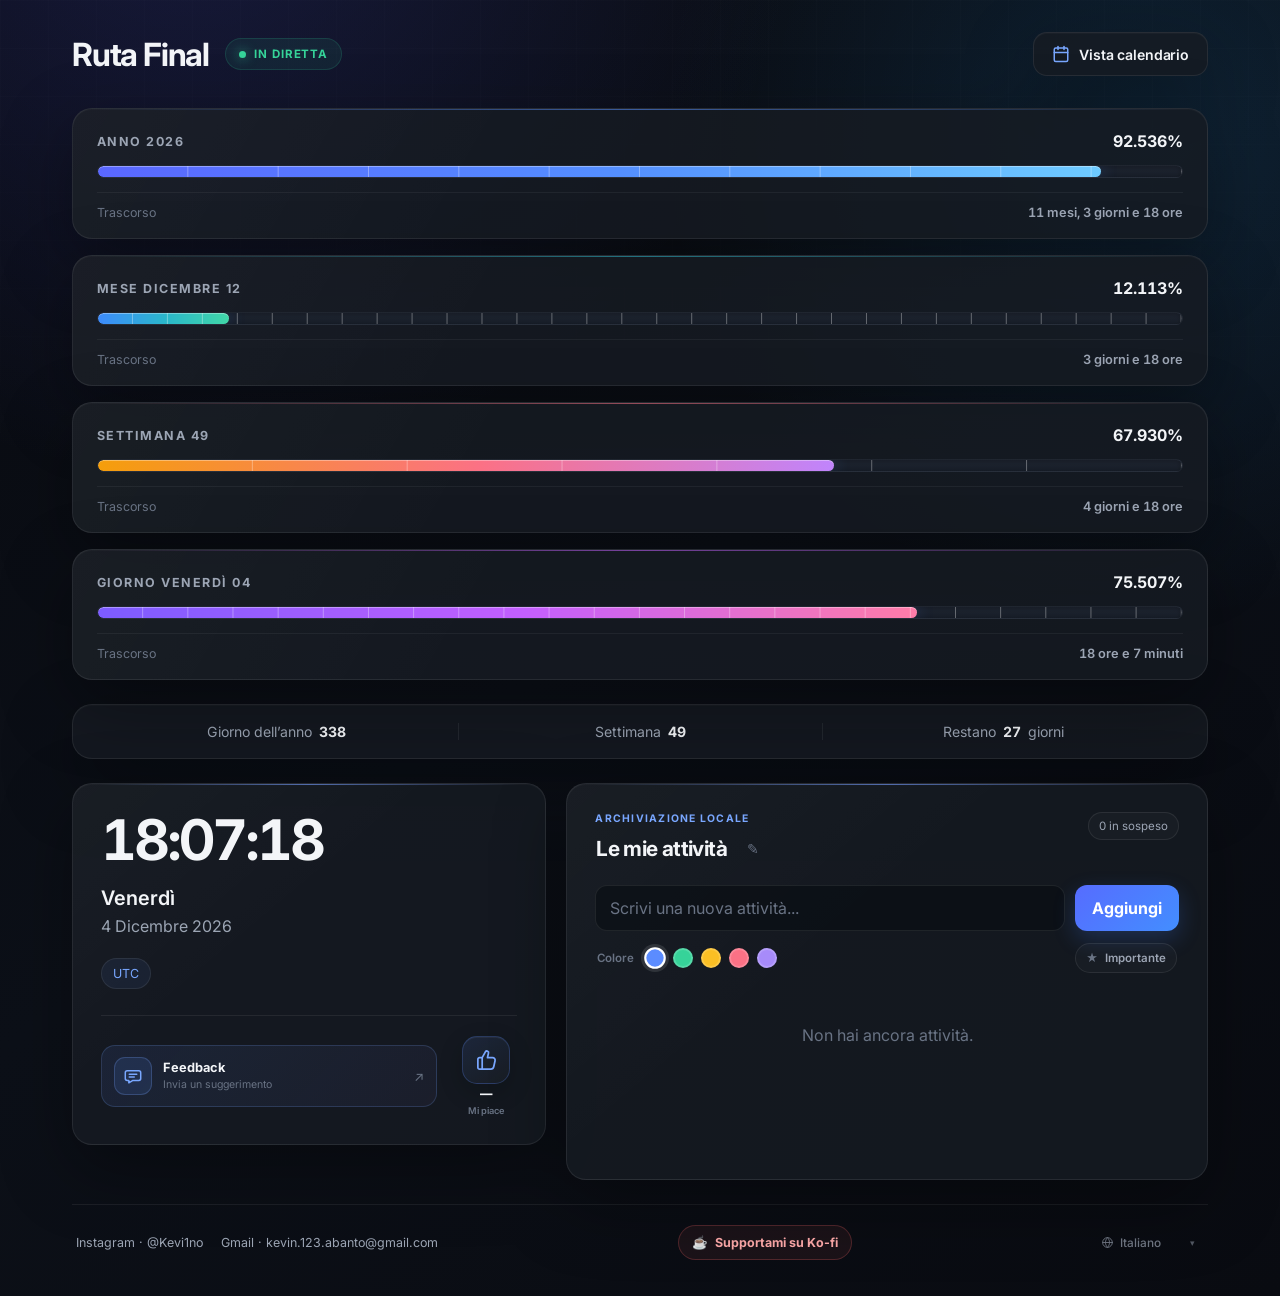
<file: it/index.html>
<!DOCTYPE html>
<html lang="it-IT" dir="ltr" data-locale-code="it" data-build="standalone-v14-i18n">
<head>
    <meta charset="UTF-8">

    <meta
        name="viewport"
        content="width=device-width, initial-scale=1.0"
    >

    <!-- SEO principal: traducir estos metadatos en cada versión de idioma -->
    <title>Avanzamento di anno, mese, settimana e giorno | RutaFinal</title>

    <meta
        name="description"
        content="Visualizza in tempo reale quanto è trascorso e quanto resta dell’anno, del mese, della settimana e del giorno. Organizza attività e note del calendario."
    >

    <meta
        name="robots"
        content="index, follow, max-image-preview:large, max-snippet:-1, max-video-preview:-1"
    >

    <link rel="canonical" href="https://big-strategy.com/it/">

    <link rel="alternate" hreflang="es" href="https://big-strategy.com/">
    <link rel="alternate" hreflang="en" href="https://big-strategy.com/en/">
    <link rel="alternate" hreflang="pt-BR" href="https://big-strategy.com/pt/">
    <link rel="alternate" hreflang="zh-Hans" href="https://big-strategy.com/zh/">
    <link rel="alternate" hreflang="ja" href="https://big-strategy.com/ja/">
    <link rel="alternate" hreflang="ko" href="https://big-strategy.com/ko/">
    <link rel="alternate" hreflang="de" href="https://big-strategy.com/de/">
    <link rel="alternate" hreflang="fr" href="https://big-strategy.com/fr/">
    <link rel="alternate" hreflang="it" href="https://big-strategy.com/it/">
    <link rel="alternate" hreflang="hi" href="https://big-strategy.com/hi/">
    <link rel="alternate" hreflang="ar" href="https://big-strategy.com/ar/">
    <link rel="alternate" hreflang="ru" href="https://big-strategy.com/ru/">
    <link rel="alternate" hreflang="x-default" href="https://big-strategy.com/">

    <!-- Identidad visual compartida por todos los idiomas -->
    <link rel="icon" href="/favicon.ico">
    <link rel="icon" type="image/png" sizes="48x48" href="/favicon-48x48.png">
    <link rel="icon" type="image/png" sizes="32x32" href="/favicon-32x32.png">
    <link rel="icon" type="image/png" sizes="16x16" href="/favicon-16x16.png">
    <link rel="apple-touch-icon" sizes="180x180" href="/apple-touch-icon.png">
    <link rel="manifest" href="/site.webmanifest">

    <meta name="application-name" content="RutaFinal">
    <meta name="apple-mobile-web-app-title" content="RutaFinal">
    <meta name="theme-color" content="#090b11">
    <meta name="color-scheme" content="dark">

    <!-- Vista previa al compartir; el texto se localizará por idioma -->
    <meta property="og:type" content="website">
    <meta property="og:site_name" content="RutaFinal">
    <meta property="og:locale" content="it_IT">
    <meta property="og:url" content="https://big-strategy.com/it/">
    <meta property="og:title" content="Avanzamento di anno, mese, settimana e giorno | RutaFinal">
    <meta property="og:description" content="Visualizza in tempo reale quanto è trascorso e quanto resta dell’anno, del mese, della settimana e del giorno. Organizza attività e note del calendario.">

    <meta name="twitter:card" content="summary">
    <meta name="twitter:title" content="Avanzamento di anno, mese, settimana e giorno | RutaFinal">
    <meta name="twitter:description" content="Visualizza in tempo reale quanto è trascorso e quanto resta dell’anno, del mese, della settimana e del giorno. Organizza attività e note del calendario.">

    <script type="application/ld+json">
    {
        "@context": "https://schema.org",
        "@type": "WebApplication",
        "name": "RutaFinal",
        "url": "https://big-strategy.com/it/",
        "description": "Visualizza in tempo reale quanto è trascorso e quanto resta dell’anno, del mese, della settimana e del giorno. Organizza attività e note del calendario.",
        "applicationCategory": "ProductivityApplication",
        "operatingSystem": "Any",
        "browserRequirements": "Requires JavaScript",
        "inLanguage": "it-IT",
        "isAccessibleForFree": true,
        "featureList": [
            "Avanzamento in tempo reale di anno, mese, settimana e giorno",
            "Vista del tempo trascorso e restante",
            "Attività personali salvate sul dispositivo",
            "Calendario annuale con note per ogni giorno"
        ]
    }
    </script>

    

    <!-- Fuente Inter -->
    <link rel="preconnect" href="https://fonts.googleapis.com">

    <link
        rel="preconnect"
        href="https://fonts.gstatic.com"
        crossorigin
    >

    <link
        href="https://fonts.googleapis.com/css2?family=Inter:wght@300;400;500;600;700&display=swap"
        rel="stylesheet"
    >

    <!-- Estilos -->

    <!-- Estilos integrados: versión autónoma -->
    <style>
/* ==========================================
   VARIABLES
========================================== */

:root {
    --background: #090b11;
    --surface: rgba(23, 27, 35, 0.82);
    --surface-strong: #171b23;
    --surface-hover: #1d222c;

    --border: rgba(255, 255, 255, 0.08);
    --border-strong: rgba(255, 255, 255, 0.12);

    --text: #f3f5f8;
    --text-secondary: #9ca5b4;
    --text-muted: #697384;

    --primary: #5b8cff;
    --primary-soft: #79a7ff;
    --green: #36d399;

    --radius: 20px;

    --shadow:
        0 24px 70px rgba(0, 0, 0, 0.34),
        inset 0 1px 0 rgba(255, 255, 255, 0.025);
}


/* ==========================================
   RESET
========================================== */

*,
*::before,
*::after {
    margin: 0;
    padding: 0;
    box-sizing: border-box;
}

html {
    scroll-behavior: smooth;
}

button,
input {
    font: inherit;
}

button {
    border: none;
}

body {
    min-height: 100vh;

    font-family: "Inter", sans-serif;
    color: var(--text);

    background:
        radial-gradient(
            circle at 15% -10%,
            rgba(86, 92, 255, 0.18),
            transparent 34%
        ),
        radial-gradient(
            circle at 90% 10%,
            rgba(30, 166, 255, 0.12),
            transparent 30%
        ),
        linear-gradient(
            145deg,
            #090b11 0%,
            #0c1018 48%,
            #090b11 100%
        );

    -webkit-font-smoothing: antialiased;
    text-rendering: optimizeLegibility;
}

body::before {
    content: "";

    position: fixed;
    inset: 0;

    pointer-events: none;

    background-image:
        linear-gradient(
            rgba(255, 255, 255, 0.012) 1px,
            transparent 1px
        ),
        linear-gradient(
            90deg,
            rgba(255, 255, 255, 0.012) 1px,
            transparent 1px
        );

    background-size: 48px 48px;

    mask-image:
        linear-gradient(
            to bottom,
            black,
            transparent 85%
        );
}


/* ==========================================
   APP
========================================== */

.app {
    position: relative;
    z-index: 1;

    width: min(1200px, 100%);
    margin: 0 auto;
    padding: 32px;
}


/* ==========================================
   HEADER
========================================== */

.header {
    display: flex;
    align-items: center;
    justify-content: space-between;

    margin-bottom: 32px;
}

.logo {
    display: flex;
    align-items: center;
    gap: 16px;
}

.logo h1 {
    font-size: clamp(1.6rem, 3vw, 2rem);
    font-weight: 700;
    letter-spacing: -1.2px;
}

.live-badge {
    display: flex;
    align-items: center;
    gap: 8px;

    padding: 8px 13px;

    border: 1px solid rgba(54, 211, 153, 0.16);
    border-radius: 999px;

    background: rgba(54, 211, 153, 0.08);
    color: var(--green);

    font-size: 0.72rem;
    font-weight: 700;
    letter-spacing: 0.08em;
}

.live-dot {
    width: 7px;
    height: 7px;

    border-radius: 50%;
    background: var(--green);

    box-shadow: 0 0 12px rgba(54, 211, 153, 0.75);

    animation: pulse 2s infinite;
}

.settings-button,
.calendar-view-button {
    display: inline-flex;
    align-items: center;
    gap: 9px;

    padding: 0 18px;
    height: 44px;

    border: 1px solid var(--border);
    border-radius: 14px;

    cursor: pointer;

    background: var(--surface);
    color: var(--text);

    font-size: 0.88rem;
    font-weight: 600;
    letter-spacing: -0.01em;

    box-shadow: var(--shadow);

    transition:
        transform 180ms ease,
        background 180ms ease,
        border-color 180ms ease,
        box-shadow 180ms ease;
}

.settings-button:hover,
.calendar-view-button:hover {
    transform: translateY(-2px);

    background: var(--surface-hover);
    border-color: rgba(91, 140, 255, 0.45);
    box-shadow:
        0 10px 24px rgba(0, 0, 0, 0.35),
        0 0 16px rgba(91, 140, 255, 0.18);
}

.calendar-view-button:active {
    transform: translateY(0);
}

.calendar-view-button:focus-visible {
    outline: 3px solid rgba(121, 167, 255, 0.48);
    outline-offset: 3px;
}

.calendar-view-btn-icon {
    display: flex;
    align-items: center;
    justify-content: center;
    color: var(--primary-soft);
    flex-shrink: 0;
}

.calendar-view-btn-icon svg {
    width: 18px;
    height: 18px;
    stroke: currentColor;
}

.calendar-view-btn-text {
    white-space: nowrap;
}

/* ==========================================
   CALENDAR MODAL - MINIMALIST 4x3
========================================== */

.calendar-modal {
    position: fixed;
    inset: 0;
    z-index: 1000;

    display: flex;
    align-items: center;
    justify-content: center;

    padding: 16px;

    opacity: 0;
    visibility: hidden;
    pointer-events: none;

    transition:
        opacity 220ms ease,
        visibility 220ms ease;
}

.calendar-modal.is-open {
    opacity: 1;
    visibility: visible;
    pointer-events: auto;
}

.calendar-modal-backdrop {
    position: absolute;
    inset: 0;

    background: rgba(4, 6, 12, 0.85);
    backdrop-filter: blur(14px);
    -webkit-backdrop-filter: blur(14px);
}

.calendar-modal-dialog {
    position: relative;
    z-index: 1;

    display: flex;
    flex-direction: column;

    width: min(1560px, 96vw);
    max-height: 94vh;

    border: 1px solid var(--border-strong);
    border-radius: var(--radius);

    background:
        radial-gradient(
            circle at 10% 0%,
            rgba(255, 122, 112, 0.08),
            transparent 35%
        ),
        radial-gradient(
            circle at 90% 10%,
            rgba(91, 140, 255, 0.08),
            transparent 35%
        ),
        linear-gradient(
            165deg,
            #11151f 0%,
            #0b0e15 100%
        );

    box-shadow:
        0 32px 80px rgba(0, 0, 0, 0.7),
        0 0 0 1px rgba(255, 255, 255, 0.06);

    transform: scale(0.96) translateY(12px);
    transition: transform 240ms cubic-bezier(0.16, 1, 0.3, 1);
    overflow: hidden;
}

.calendar-modal.is-open .calendar-modal-dialog {
    transform: scale(1) translateY(0);
}

/* Header */
.calendar-modal-header {
    display: flex;
    align-items: center;
    justify-content: space-between;
    gap: 16px;

    padding: 16px 24px 12px;
    border-bottom: 1px solid rgba(255, 255, 255, 0.06);
}

.calendar-modal-title {
    display: flex;
    align-items: baseline;
    gap: 8px;

    font-size: clamp(1.3rem, 2.6vw, 1.75rem);
    font-weight: 700;
    letter-spacing: -0.02em;
    line-height: 1;
}

.calendar-title-year {
    color: #ff7a70;
    font-weight: 800;
}

.calendar-title-name {
    color: var(--text);
}

.calendar-modal-close {
    display: grid;
    place-items: center;

    width: 36px;
    height: 36px;

    border: 1px solid var(--border);
    border-radius: 10px;

    cursor: pointer;

    background: var(--surface);
    color: var(--text-secondary);

    font-size: 1.05rem;

    transition:
        transform 180ms ease,
        background 180ms ease,
        color 180ms ease,
        border-color 180ms ease;
}

.calendar-modal-close:hover {
    transform: scale(1.08);
    background: rgba(239, 68, 68, 0.16);
    color: #f87171;
    border-color: rgba(239, 68, 68, 0.4);
}

.calendar-modal-close:focus-visible {
    outline: 3px solid rgba(239, 68, 68, 0.4);
    outline-offset: 2px;
}

/* Modal Body */
.calendar-modal-body {
    padding: 14px 20px 16px;
    overflow-y: auto;
    overscroll-behavior: contain;
    display: flex;
    flex-direction: column;
    gap: 14px;
}

.calendar-modal-body::-webkit-scrollbar {
    width: 6px;
}

.calendar-modal-body::-webkit-scrollbar-track {
    background: rgba(255, 255, 255, 0.02);
}

.calendar-modal-body::-webkit-scrollbar-thumb {
    background: rgba(255, 255, 255, 0.14);
    border-radius: 999px;
}

/* 12 Months Grid: Desktop 6 columns x 2 rows (Enero - Junio / Julio - Diciembre) */
.calendar-months-grid {
    display: grid;
    grid-template-columns: repeat(6, 1fr);
    grid-template-rows: repeat(2, auto);
    gap: 14px 18px;
    width: 100%;
}

.month-card {
    display: flex;
    flex-direction: column;
    padding: 4px 6px 8px;
    background: transparent;
    border-radius: 10px;
    transition: background 160ms ease;
}

.month-card:hover {
    background: rgba(255, 255, 255, 0.02);
}

.month-card-header {
    display: flex;
    align-items: center;
    justify-content: flex-start;
    margin-bottom: 6px;
}

.month-name {
    font-size: 0.88rem;
    font-weight: 700;
    color: var(--text);
    text-transform: capitalize;
    letter-spacing: -0.01em;
}

/* Weekday header row */
.month-weekdays {
    display: grid;
    grid-template-columns: repeat(7, 1fr);
    gap: 1px;
    margin-bottom: 4px;
}

.month-weekday {
    text-align: center;
    font-size: 0.62rem;
    font-weight: 600;
    color: var(--text-muted);
    text-transform: capitalize;
}

/* Days grid */
.month-days-grid {
    display: grid;
    grid-template-columns: repeat(7, 1fr);
    gap: 2px 1px;
}

.day-cell {
    position: relative;
    aspect-ratio: 1 / 1;

    display: flex;
    align-items: center;
    justify-content: center;

    border-radius: 5px;
    font-size: 0.72rem;
    font-weight: 500;
    font-variant-numeric: tabular-nums;
    color: var(--text);
    border: 1px solid transparent;

    transition: transform 120ms ease, background 120ms ease, border-color 120ms ease;
}

.day-cell.is-empty {
    pointer-events: none;
    background: transparent;
}

.day-cell .day-number {
    position: relative;
    z-index: 1;
    line-height: 1;
}

/* Clickable Day (Hoy y fechas futuras) */
.day-cell.is-clickable {
    cursor: pointer;
}

.day-cell.is-clickable:hover {
    background: rgba(255, 255, 255, 0.08);
    transform: scale(1.16);
    z-index: 4;
}

.day-cell.is-clickable:focus-visible {
    outline: 2px solid #5b8cff;
    outline-offset: 1px;
    z-index: 4;
}

/* Day with Note: Star indicator without covering number */
.day-cell.has-note {
    border-color: rgba(245, 158, 11, 0.35);
}

.day-cell.has-note:not(.is-today) {
    background: rgba(245, 158, 11, 0.08);
}

.day-note-star {
    position: absolute;
    top: 1px;
    right: 2px;
    z-index: 3;
    font-size: 0.52rem;
    color: #fbbf24;
    line-height: 1;
    pointer-events: none;
    text-shadow: 0 0 4px rgba(251, 191, 36, 0.7);
}

/* Past Day (Con X roja y número claramente visible) */
.day-cell.is-past {
    color: var(--text);
}

.day-cell.is-past .day-number {
    color: #f3f5f8;
    font-weight: 600;
}

.day-cell.is-past .day-x-mark {
    position: absolute;
    inset: 0;
    z-index: 2;
    display: flex;
    align-items: center;
    justify-content: center;
    color: #ef4444;
    font-size: 0.92em;
    font-weight: 700;
    line-height: 1;
    pointer-events: none;
    opacity: 0.88;
}

.day-cell.is-past:hover {
    background: rgba(239, 68, 68, 0.18);
    transform: scale(1.18);
    z-index: 5;
}

/* Today (Highlighted) */
.day-cell.is-today {
    background: #5b8cff;
    border-radius: 50%;
    color: #ffffff;
    font-weight: 700;
    box-shadow: 0 0 8px rgba(91, 140, 255, 0.65);
    z-index: 3;
}

.day-cell.is-today .day-number {
    color: #ffffff;
}

.day-cell.is-today:hover {
    transform: scale(1.22);
    z-index: 5;
}

/* Future Day */
.day-cell.is-future {
    color: var(--text-secondary);
}

.day-cell.is-future:hover {
    background: rgba(255, 255, 255, 0.08);
    color: var(--text);
    transform: scale(1.18);
    z-index: 5;
}

/* Bottom Stats & Legend */
.calendar-modal-bottom {
    display: flex;
    align-items: center;
    justify-content: space-between;
    flex-wrap: wrap;
    gap: 12px 16px;

    padding-top: 14px;
    border-top: 1px solid rgba(255, 255, 255, 0.08);
}

.calendar-modal-stats {
    display: flex;
    align-items: center;
    gap: 10px;
    flex-wrap: wrap;
}

.calendar-stat-pill {
    display: inline-flex;
    align-items: center;
    gap: 8px;

    padding: 7px 14px;

    border: 1px solid var(--border);
    border-radius: 12px;

    background: var(--surface);
    font-size: 0.8rem;
    transition: transform 140ms ease, background 140ms ease;
}

.calendar-stat-pill.is-elapsed {
    border-color: rgba(239, 68, 68, 0.28);
    background: rgba(239, 68, 68, 0.08);
}

.calendar-stat-pill.is-today {
    border-color: rgba(91, 140, 255, 0.35);
    background: rgba(91, 140, 255, 0.1);
}

.calendar-stat-pill.is-remaining {
    border-color: rgba(54, 211, 153, 0.28);
    background: rgba(54, 211, 153, 0.08);
}

.calendar-stat-label {
    display: inline-flex;
    align-items: center;
    gap: 6px;
    color: var(--text-secondary);
    font-weight: 600;
}

.calendar-stat-dot {
    display: inline-block;
    width: 6px;
    height: 6px;
    border-radius: 50%;
    flex-shrink: 0;
}

.calendar-stat-pill.is-elapsed .calendar-stat-dot {
    background: #ef4444;
    box-shadow: 0 0 6px #ef4444;
}

.calendar-stat-pill.is-today .calendar-stat-dot {
    background: #5b8cff;
    box-shadow: 0 0 6px #5b8cff;
}

.calendar-stat-pill.is-remaining .calendar-stat-dot {
    background: #36d399;
    box-shadow: 0 0 6px #36d399;
}

.calendar-stat-values {
    display: inline-flex;
    align-items: baseline;
    gap: 5px;
}

.calendar-stat-val {
    color: var(--text);
    font-weight: 700;
    font-variant-numeric: tabular-nums;
}

.calendar-stat-pill.is-elapsed .calendar-stat-val {
    color: #fca5a5;
}

.calendar-stat-pill.is-today .calendar-stat-val {
    color: #93c5fd;
}

.calendar-stat-pill.is-remaining .calendar-stat-val {
    color: #6ee7b7;
}

.calendar-stat-percent {
    color: var(--text-muted);
    font-size: 0.74rem;
    font-weight: 500;
}

/* Legend */
.calendar-legend {
    display: inline-flex;
    align-items: center;
    gap: 16px;
    flex-wrap: wrap;
    font-size: 0.76rem;
    color: var(--text-secondary);
}

.calendar-legend-item {
    display: inline-flex;
    align-items: center;
    gap: 6px;
}

.legend-bullet {
    display: inline-flex;
    align-items: center;
    justify-content: center;
    width: 16px;
    height: 16px;
    border-radius: 4px;
    font-size: 0.68rem;
    font-weight: 800;
}

.legend-bullet.is-past {
    color: #ef4444;
    background: rgba(239, 68, 68, 0.16);
    border: 1px solid rgba(239, 68, 68, 0.35);
}

.legend-bullet.is-today {
    background: #5b8cff;
    border-radius: 50%;
    color: #ffffff;
    box-shadow: 0 0 6px rgba(91, 140, 255, 0.6);
}

.legend-bullet.is-remaining {
    background: rgba(255, 255, 255, 0.06);
    border: 1px solid rgba(255, 255, 255, 0.12);
    color: var(--text-muted);
}

.legend-bullet.is-note {
    background: rgba(245, 158, 11, 0.16);
    border: 1px solid rgba(245, 158, 11, 0.4);
    color: #fbbf24;
}

/* Responsive: Mobile & Tablet (3 columnas de meses y cuadros inferiores adaptados) */
@media (max-width: 960px) {
    .calendar-modal {
        padding: 8px;
    }

    .calendar-modal-dialog {
        width: 100%;
        max-height: 98vh;
        border-radius: 14px;
    }

    .calendar-modal-header {
        padding: 10px 14px 8px;
    }

    .calendar-modal-title {
        font-size: 1.15rem;
    }

    .calendar-modal-close {
        width: 32px;
        height: 32px;
        font-size: 0.95rem;
    }

    .calendar-modal-body {
        padding: 10px 12px 12px;
        gap: 10px;
    }

    /* 3 columnas x 4 filas en celular y tablet */
    .calendar-months-grid {
        grid-template-columns: repeat(3, 1fr);
        grid-template-rows: repeat(4, auto);
        gap: 8px 10px;
    }

    .month-card {
        padding: 3px 4px 6px;
    }

    .month-card-header {
        margin-bottom: 4px;
    }

    .month-name {
        font-size: 0.78rem;
    }

    .month-weekdays {
        gap: 1px;
        margin-bottom: 2px;
    }

    .month-weekday {
        font-size: 0.58rem;
    }

    .month-days-grid {
        gap: 2px 1px;
    }

    .day-cell {
        font-size: 0.68rem;
        border-radius: 4px;
    }

    .day-cell.is-past .day-x-mark {
        font-size: 0.92em;
    }

    .day-note-star {
        top: 1px;
        right: 1px;
        font-size: 0.46rem;
    }

    /* Cuadros finales de información: 100% responsive para celular */
    .calendar-modal-bottom {
        display: flex;
        flex-direction: column;
        gap: 8px;
        padding-top: 10px;
        border-top: 1px solid rgba(255, 255, 255, 0.08);
        width: 100%;
    }

    .calendar-modal-stats {
        display: grid;
        grid-template-columns: repeat(3, 1fr);
        gap: 6px;
        width: 100%;
    }

    .calendar-stat-pill {
        display: flex;
        flex-direction: column;
        align-items: center;
        justify-content: center;
        text-align: center;
        padding: 7px 4px 6px;
        border-radius: 10px;
        gap: 3px;
        min-width: 0;
        width: 100%;
    }

    .calendar-stat-label {
        font-size: 0.62rem;
        font-weight: 600;
        text-transform: uppercase;
        letter-spacing: 0.02em;
        gap: 4px;
        white-space: nowrap;
        overflow: hidden;
        text-overflow: ellipsis;
        max-width: 100%;
    }

    .calendar-stat-dot {
        width: 5px;
        height: 5px;
    }

    .calendar-stat-values {
        display: flex;
        align-items: baseline;
        justify-content: center;
        gap: 3px;
        flex-wrap: wrap;
    }

    .calendar-stat-val {
        font-size: 0.88rem;
        font-weight: 800;
        line-height: 1.1;
    }

    .calendar-stat-percent {
        font-size: 0.62rem;
        line-height: 1;
    }

    .calendar-legend {
        display: flex;
        align-items: center;
        justify-content: center;
        flex-wrap: wrap;
        gap: 6px 12px;
        padding: 6px 8px;
        border-radius: 10px;
        background: rgba(255, 255, 255, 0.03);
        border: 1px solid rgba(255, 255, 255, 0.05);
        font-size: 0.66rem;
        width: 100%;
    }

    .legend-bullet {
        width: 13px;
        height: 13px;
        font-size: 0.6rem;
    }
}

@media (max-width: 480px) {
    .calendar-months-grid {
        gap: 6px 6px;
    }

    .month-name {
        font-size: 0.72rem;
    }

    .month-weekday {
        font-size: 0.52rem;
    }

    .day-cell {
        font-size: 0.62rem;
    }

    .day-note-star {
        top: 0px;
        right: 1px;
        font-size: 0.42rem;
    }

    .calendar-modal-stats {
        gap: 4px;
    }

    .calendar-stat-pill {
        padding: 6px 2px 5px;
    }

    .calendar-stat-label {
        font-size: 0.58rem;
        gap: 3px;
    }

    .calendar-stat-val {
        font-size: 0.82rem;
    }

    .calendar-stat-percent {
        font-size: 0.58rem;
    }

    .calendar-legend {
        font-size: 0.62rem;
        gap: 4px 8px;
        padding: 4px 6px;
    }
}

/* ==========================================
   CALENDAR NOTE MODAL
========================================== */

.calendar-note-modal {
    position: fixed;
    inset: 0;
    z-index: 1050;

    display: flex;
    align-items: center;
    justify-content: center;

    padding: 16px;

    opacity: 0;
    visibility: hidden;
    pointer-events: none;

    transition:
        opacity 200ms ease,
        visibility 200ms ease;
}

.calendar-note-modal.is-open {
    opacity: 1;
    visibility: visible;
    pointer-events: auto;
}

.calendar-note-backdrop {
    position: absolute;
    inset: 0;

    background: rgba(4, 6, 12, 0.78);
    backdrop-filter: blur(8px);
    -webkit-backdrop-filter: blur(8px);
}

.calendar-note-dialog {
    position: relative;
    z-index: 1;

    width: min(440px, 100%);

    border: 1px solid var(--border-strong);
    border-radius: 18px;

    background:
        radial-gradient(
            circle at 10% 0%,
            rgba(245, 158, 11, 0.08),
            transparent 40%
        ),
        linear-gradient(
            165deg,
            #171c28 0%,
            #0e121a 100%
        );

    box-shadow:
        0 24px 60px rgba(0, 0, 0, 0.75),
        0 0 0 1px rgba(255, 255, 255, 0.06);

    transform: scale(0.95) translateY(8px);
    transition: transform 200ms cubic-bezier(0.16, 1, 0.3, 1);
    overflow: hidden;
}

.calendar-note-modal.is-open .calendar-note-dialog {
    transform: scale(1) translateY(0);
}

.calendar-note-header {
    display: flex;
    align-items: center;
    justify-content: space-between;
    gap: 12px;

    padding: 16px 20px 12px;
    border-bottom: 1px solid rgba(255, 255, 255, 0.06);
}

.calendar-note-header-info {
    display: flex;
    align-items: center;
    gap: 8px;
}

.calendar-note-icon {
    display: grid;
    place-items: center;
    width: 28px;
    height: 28px;
    border-radius: 8px;
    background: rgba(245, 158, 11, 0.15);
    border: 1px solid rgba(245, 158, 11, 0.35);
    color: #fbbf24;
    font-size: 0.9rem;
}

.calendar-note-title {
    font-size: 1.05rem;
    font-weight: 700;
    color: var(--text);
    letter-spacing: -0.01em;
}

.calendar-note-close {
    display: grid;
    place-items: center;
    width: 32px;
    height: 32px;
    border: 1px solid var(--border);
    border-radius: 8px;
    cursor: pointer;
    background: var(--surface);
    color: var(--text-secondary);
    font-size: 0.95rem;
    transition:
        transform 160ms ease,
        background 160ms ease,
        color 160ms ease,
        border-color 160ms ease;
}

.calendar-note-close:hover {
    transform: scale(1.08);
    background: rgba(239, 68, 68, 0.16);
    color: #f87171;
    border-color: rgba(239, 68, 68, 0.4);
}

.calendar-note-close:focus-visible {
    outline: 3px solid rgba(239, 68, 68, 0.4);
    outline-offset: 2px;
}

.calendar-note-form {
    display: flex;
    flex-direction: column;
    gap: 12px;
    padding: 16px 20px 20px;
}

.calendar-note-date-display {
    font-size: 0.82rem;
    font-weight: 600;
    color: #93c5fd;
    text-transform: capitalize;
}

.calendar-note-input {
    width: 100%;
    min-height: 100px;
    padding: 12px 14px;
    border-radius: 12px;
    border: 1px solid var(--border);
    background: rgba(255, 255, 255, 0.03);
    color: var(--text);
    font-family: inherit;
    font-size: 0.88rem;
    line-height: 1.5;
    resize: vertical;
    transition: border-color 160ms ease, background 160ms ease, box-shadow 160ms ease;
}

.calendar-note-input::placeholder {
    color: var(--text-muted);
}

.calendar-note-input:focus {
    outline: none;
    border-color: rgba(91, 140, 255, 0.55);
    background: rgba(255, 255, 255, 0.05);
    box-shadow: 0 0 0 3px rgba(91, 140, 255, 0.18);
}

.calendar-note-actions {
    display: flex;
    align-items: center;
    justify-content: flex-end;
    gap: 10px;
    margin-top: 4px;
}

.calendar-note-save-btn {
    display: inline-flex;
    align-items: center;
    justify-content: center;
    padding: 8px 18px;
    border: none;
    border-radius: 10px;
    background: linear-gradient(135deg, #3b82f6 0%, #2563eb 100%);
    color: #ffffff;
    font-family: inherit;
    font-size: 0.84rem;
    font-weight: 600;
    cursor: pointer;
    box-shadow: 0 4px 12px rgba(37, 99, 235, 0.35);
    transition: transform 160ms ease, box-shadow 160ms ease, filter 160ms ease;
}

.calendar-note-save-btn:hover {
    transform: translateY(-1px);
    filter: brightness(1.1);
    box-shadow: 0 6px 16px rgba(37, 99, 235, 0.45);
}

.calendar-note-save-btn:active {
    transform: translateY(0);
}

.calendar-note-delete-btn {
    display: inline-flex;
    align-items: center;
    justify-content: center;
    padding: 8px 14px;
    border: 1px solid rgba(239, 68, 68, 0.3);
    border-radius: 10px;
    background: rgba(239, 68, 68, 0.1);
    color: #fca5a5;
    font-family: inherit;
    font-size: 0.84rem;
    font-weight: 600;
    cursor: pointer;
    transition: transform 160ms ease, background 160ms ease, border-color 160ms ease;
}

.calendar-note-delete-btn:hover {
    transform: translateY(-1px);
    background: rgba(239, 68, 68, 0.2);
    border-color: rgba(239, 68, 68, 0.5);
    color: #f87171;
}

.calendar-note-delete-btn:active {
    transform: translateY(0);
}


/* ==========================================
   PROGRESS
========================================== */

.progress-panel {
    display: flex;
    flex-direction: column;
    gap: 16px;
}

.progress-card {
    --bar-start: #5a67ff;
    --bar-middle: #548fff;
    --bar-end: #6ecbff;

    position: relative;
    overflow: hidden;

    cursor: pointer;
    outline: none;

    padding: 22px 24px 18px;

    border: 1px solid var(--border);
    border-radius: var(--radius);

    background:
        linear-gradient(
            120deg,
            rgba(255, 255, 255, 0.025),
            transparent 38%
        ),
        var(--surface);

    box-shadow: var(--shadow);

    transition:
        transform 200ms ease,
        border-color 200ms ease,
        background 200ms ease;
}

.progress-card:focus-visible {
    border-color: rgba(121, 167, 255, 0.68);

    box-shadow:
        0 0 0 3px rgba(91, 140, 255, 0.14),
        var(--shadow);
}

.progress-card > .progress-info,
.progress-card > .progress-bar,
.progress-card > .progress-detail {
    will-change: transform, opacity, filter;
}

.progress-card.is-switching > .progress-info,
.progress-card.is-switching > .progress-bar,
.progress-card.is-switching > .progress-detail {
    animation:
        progress-out-left 170ms ease-in forwards;
}

.progress-card.is-entering > .progress-info,
.progress-card.is-entering > .progress-bar,
.progress-card.is-entering > .progress-detail {
    animation:
        progress-in-right 260ms cubic-bezier(0.22, 1, 0.36, 1) both;
}

.progress-card.is-remaining {
    background:
        linear-gradient(
            120deg,
            rgba(91, 140, 255, 0.075),
            transparent 42%
        ),
        var(--surface);
}

.progress-card:nth-child(2) {
    --bar-start: #3d8bfd;
    --bar-middle: #2ab7ca;
    --bar-end: #41d7a7;
}

.progress-card:nth-child(3) {
    --bar-start: #f59e0b;
    --bar-middle: #fb7185;
    --bar-end: #c084fc;
}

.progress-card:nth-child(4) {
    --bar-start: #7c5cff;
    --bar-middle: #c35fff;
    --bar-end: #ff7ca8;
}

.progress-card::before {
    content: "";

    position: absolute;
    top: 0;
    left: 24px;
    right: 24px;

    height: 1px;

    background:
        linear-gradient(
            90deg,
            transparent,
            var(--bar-middle),
            transparent
        );

    opacity: 0.55;
}

.progress-card:hover {
    transform: translateY(-2px);

    border-color: var(--border-strong);

    background:
        linear-gradient(
            120deg,
            rgba(255, 255, 255, 0.04),
            transparent 42%
        ),
        var(--surface-hover);
}

.progress-info {
    display: flex;
    align-items: center;
    justify-content: space-between;
    gap: 20px;

    margin-bottom: 14px;
}

.progress-title {
    color: var(--text-secondary);

    font-size: 0.78rem;
    font-weight: 700;
    letter-spacing: 0.12em;
}

.progress-value {
    color: var(--text);

    font-size: 1rem;
    font-weight: 700;
    font-variant-numeric: tabular-nums;
}

.progress-bar {
    --segments: 12;

    position: relative;

    width: 100%;
    height: 13px;

    overflow: hidden;

    border: 1px solid rgba(255, 255, 255, 0.035);
    border-radius: 999px;

    background:
        linear-gradient(
            180deg,
            #202734,
            #171d27
        );

    box-shadow:
        inset 0 2px 5px rgba(0, 0, 0, 0.3);
}
.progress-bar::after {
    content: "";

    position: absolute;
    inset: 0;

    pointer-events: none;
    border-radius: inherit;

    background-image:
        linear-gradient(
            to right,
            transparent calc(100% - 1px),
            rgba(255, 255, 255, 0.45) calc(100% - 1px)
        );

    background-size: calc(100% / var(--segments)) 100%;
    background-repeat: repeat-x;

    opacity: 0.75;
}
.progress-fill {
    position: relative;

    width: 0%;
    height: 100%;

    overflow: hidden;

    border-radius: inherit;

    background:
        linear-gradient(
            90deg,
            var(--bar-start) 0%,
            var(--bar-middle) 52%,
            var(--bar-end) 100%
        );

    box-shadow:
        0 0 18px rgba(79, 140, 255, 0.3),
        inset 0 1px 0 rgba(255, 255, 255, 0.35);

    transition: width 800ms cubic-bezier(0.22, 1, 0.36, 1);
}

.progress-card.is-remaining .progress-fill {
    margin-left: auto;

    background:
        linear-gradient(
            270deg,
            var(--bar-start) 0%,
            var(--bar-middle) 52%,
            var(--bar-end) 100%
        );
}

.progress-fill::after {
    content: "";

    position: absolute;
    inset: 0;

    background:
        linear-gradient(
            110deg,
            transparent 10%,
            rgba(255, 255, 255, 0.2) 45%,
            transparent 70%
        );

    transform: translateX(-80%);
}

.progress-detail {
    display: flex;
    align-items: center;
    justify-content: space-between;
    gap: 20px;

    margin-top: 14px;
    padding-top: 12px;

    border-top: 1px solid rgba(255, 255, 255, 0.055);

    color: var(--text-muted);

    font-size: 0.78rem;
}

.progress-detail strong {
    color: var(--text-secondary);

    font-size: 0.8rem;
    font-weight: 600;
    font-variant-numeric: tabular-nums;
}


/* ==========================================
   STATUS
========================================== */

.status-card {
    display: grid;
    grid-template-columns: repeat(3, 1fr);

    margin: 24px 0;
    padding: 18px 22px;

    border: 1px solid var(--border);
    border-radius: var(--radius);

    background: var(--surface);

    color: var(--text-secondary);

    box-shadow: var(--shadow);
}

.status-card span {
    display: flex;
    align-items: center;
    justify-content: center;
    gap: 7px;

    min-width: 0;

    font-size: 0.88rem;
}

.status-card span + span {
    border-left: 1px solid rgba(255, 255, 255, 0.07);
}

.status-card strong {
    color: var(--text);
    font-variant-numeric: tabular-nums;
}


/* ==========================================
   BOTTOM
========================================== */

.bottom-grid {
    display: grid;
    grid-template-columns:
        minmax(280px, 0.85fr)
        minmax(360px, 1.15fr);

    gap: 20px;
}

.clock-card,
.tasks-card {
    position: relative;
    overflow: hidden;

    min-height: 310px;
    padding: 28px;

    border: 1px solid var(--border);
    border-radius: var(--radius);

    background:
        linear-gradient(
            140deg,
            rgba(255, 255, 255, 0.025),
            transparent 42%
        ),
        var(--surface);

    box-shadow: var(--shadow);
}

.clock-card::before,
.tasks-card::before {
    content: "";

    position: absolute;
    top: 0;
    left: 26px;
    right: 26px;

    height: 1px;

    background:
        linear-gradient(
            90deg,
            transparent,
            rgba(116, 156, 255, 0.62),
            transparent
        );
}


/* ==========================================
   CLOCK
========================================== */

.clock-card {
    display: flex;
    flex-direction: column;
    justify-content: center;
}

.clock {
    margin-bottom: 18px;

    font-size: clamp(2.5rem, 5vw, 3.5rem);
    font-weight: 700;
    letter-spacing: -3px;
    line-height: 1;

    font-variant-numeric: tabular-nums;
}

.day-name {
    margin-bottom: 6px;

    font-size: 1.25rem;
    font-weight: 600;
    text-transform: capitalize;
}

.full-date {
    margin-bottom: 22px;

    color: var(--text-secondary);
    text-transform: capitalize;
}

.timezone {
    align-self: flex-start;

    display: inline-flex;
    align-items: center;

    padding: 7px 11px;

    border: 1px solid var(--border);
    border-radius: 999px;

    background: rgba(91, 140, 255, 0.08);
    color: var(--primary-soft);

    font-size: 0.78rem;
}

.engagement-panel {
    display: grid;
    grid-template-columns: minmax(0, 1fr) auto;
    align-items: center;
    gap: 18px;

    width: 100%;
    margin-top: 26px;
    padding-top: 20px;

    border-top: 1px solid rgba(255, 255, 255, 0.07);
}

.feedback-card {
    display: grid;
    grid-template-columns: 38px minmax(0, 1fr) auto;
    align-items: center;
    gap: 11px;

    min-width: 0;
    padding: 11px 12px;

    border: 1px solid rgba(121, 167, 255, 0.19);
    border-radius: 14px;

    background:
        linear-gradient(
            135deg,
            rgba(91, 140, 255, 0.1),
            rgba(167, 139, 250, 0.055)
        );

    color: var(--text);
    text-decoration: none;

    transition:
        transform 180ms ease,
        border-color 180ms ease,
        background 180ms ease,
        box-shadow 180ms ease;
}

.feedback-card:hover {
    transform: translateY(-2px);
    border-color: rgba(121, 167, 255, 0.42);
    background:
        linear-gradient(
            135deg,
            rgba(91, 140, 255, 0.16),
            rgba(167, 139, 250, 0.09)
        );
    box-shadow: 0 12px 28px rgba(0, 0, 0, 0.2);
}

.feedback-card:focus-visible,
.like-button:focus-visible {
    outline: 3px solid rgba(121, 167, 255, 0.48);
    outline-offset: 3px;
}

.feedback-card-icon {
    display: grid;
    place-items: center;

    width: 38px;
    height: 38px;

    border: 1px solid rgba(121, 167, 255, 0.24);
    border-radius: 11px;

    background: rgba(91, 140, 255, 0.12);
    color: var(--primary-soft);
}

.feedback-card-icon svg {
    width: 20px;
    height: 20px;

    fill: none;
    stroke: currentColor;
    stroke-width: 1.8;
    stroke-linecap: round;
    stroke-linejoin: round;
}

.feedback-card-copy {
    display: flex;
    flex-direction: column;
    gap: 3px;

    min-width: 0;
}

.feedback-card-copy strong {
    font-size: 0.8rem;
    line-height: 1.2;
}

.feedback-card-copy small {
    overflow: hidden;

    color: var(--text-muted);

    font-size: 0.66rem;
    line-height: 1.2;
    text-overflow: ellipsis;
    white-space: nowrap;
}

.feedback-card-arrow {
    color: var(--text-muted);

    font-size: 0.82rem;
}

.like-widget {
    display: grid;
    justify-items: center;
    gap: 3px;

    min-width: 62px;
}

.like-button {
    display: grid;
    place-items: center;

    width: 48px;
    height: 48px;

    border: 1px solid rgba(91, 140, 255, 0.25);
    border-radius: 15px;

    cursor: pointer;

    background:
        linear-gradient(
            145deg,
            rgba(91, 140, 255, 0.12),
            rgba(255, 255, 255, 0.025)
        );
    color: var(--primary-soft);

    box-shadow:
        inset 0 1px 0 rgba(255, 255, 255, 0.05),
        0 8px 24px rgba(0, 0, 0, 0.16);

    transition:
        transform 170ms ease,
        color 170ms ease,
        border-color 170ms ease,
        background 170ms ease,
        box-shadow 170ms ease;
}

.like-button:hover:not(:disabled) {
    transform: translateY(-2px) scale(1.03);
    border-color: rgba(91, 140, 255, 0.52);
}

.like-button:active:not(:disabled) {
    transform: scale(0.94);
}

.like-button.is-liked {
    border-color: rgba(91, 140, 255, 0.72);
    background:
        linear-gradient(
            145deg,
            rgba(91, 140, 255, 0.98),
            rgba(84, 111, 255, 0.88)
        );
    color: #ffffff;

    box-shadow:
        0 10px 28px rgba(76, 112, 255, 0.28),
        inset 0 1px 0 rgba(255, 255, 255, 0.25);
}

.like-button:disabled {
    cursor: wait;
    opacity: 0.62;
}

.like-icon {
    width: 23px;
    height: 23px;

    fill: none;
    stroke: currentColor;
    stroke-width: 1.8;
    stroke-linecap: round;
    stroke-linejoin: round;
}

.like-button.is-liked .like-icon {
    fill: currentColor;
}

.like-count {
    color: var(--text);

    font-size: 0.78rem;
    font-weight: 800;
    font-variant-numeric: tabular-nums;
    line-height: 1.2;
}

.like-label {
    color: var(--text-muted);

    font-size: 0.58rem;
    font-weight: 600;
}


/* ==========================================
   LOCAL TASKS
========================================== */

.tasks-header {
    display: flex;
    align-items: flex-start;
    justify-content: space-between;
    gap: 18px;

    margin-bottom: 20px;
}

.tasks-header > div {
    min-width: 0;
}

.tasks-label {
    display: block;

    margin-bottom: 7px;

    color: var(--primary-soft);

    font-size: 0.65rem;
    font-weight: 700;
    letter-spacing: 0.12em;
}

.tasks-title-row {
    display: flex;
    align-items: center;
    gap: 7px;

    min-width: 0;
}

.tasks-title {
    min-width: 40px;
    max-width: 100%;

    padding: 3px 5px;
    margin-left: -5px;

    outline: none;
    border: 1px solid transparent;
    border-radius: 8px;

    overflow: hidden;
    white-space: nowrap;

    font-size: 1.3rem;
    letter-spacing: -0.03em;

    transition:
        color 180ms ease,
        border-color 180ms ease,
        background 180ms ease,
        box-shadow 180ms ease;
}

.tasks-title:hover {
    border-color: var(--border);
    background: rgba(255, 255, 255, 0.025);
}

.tasks-title:focus {
    border-color: rgba(91, 140, 255, 0.62);
    background: rgba(8, 11, 17, 0.72);

    box-shadow:
        0 0 0 3px rgba(91, 140, 255, 0.1);
}

.edit-title-button {
    flex: 0 0 auto;

    display: grid;
    place-items: center;

    width: 27px;
    height: 27px;

    border: 1px solid transparent;
    border-radius: 8px;

    cursor: pointer;

    background: transparent;
    color: var(--text-muted);

    font-size: 0.9rem;

    transition:
        color 180ms ease,
        border-color 180ms ease,
        background 180ms ease;
}

.edit-title-button:hover {
    border-color: var(--border);
    background: rgba(255, 255, 255, 0.04);
    color: var(--primary-soft);
}

.task-count {
    flex-shrink: 0;

    padding: 6px 10px;

    border: 1px solid var(--border);
    border-radius: 999px;

    background: rgba(255, 255, 255, 0.025);
    color: var(--text-secondary);

    font-size: 0.72rem;
}

.task-form {
    display: grid;
    grid-template-columns: 1fr auto;
    gap: 10px;

    margin-bottom: 18px;
}

.task-options {
    grid-column: 1 / -1;

    display: flex;
    align-items: center;
    justify-content: space-between;
    gap: 16px;

    padding: 2px 2px 0;
}

.task-colors {
    display: flex;
    align-items: center;
    gap: 10px;

    min-width: 0;

    border: 0;
}

.task-colors legend {
    float: left;

    margin-right: 1px;

    color: var(--text-muted);

    font-size: 0.72rem;
    font-weight: 600;
}

.color-options {
    display: flex;
    align-items: center;
    gap: 8px;
}

.color-options label {
    position: relative;

    display: block;

    cursor: pointer;
}

.color-options input {
    position: absolute;

    width: 1px;
    height: 1px;

    opacity: 0;
}

.color-swatch {
    display: block;

    width: 20px;
    height: 20px;

    border: 2px solid rgba(255, 255, 255, 0.16);
    border-radius: 50%;

    transition:
        transform 160ms ease,
        border-color 160ms ease,
        box-shadow 160ms ease;
}

.color-options label:hover .color-swatch {
    transform: scale(1.12);
}

.color-options input:checked + .color-swatch {
    transform: scale(1.08);
    border-color: #ffffff;

    box-shadow:
        0 0 0 3px rgba(255, 255, 255, 0.11);
}

.color-options input:focus-visible + .color-swatch {
    outline: 2px solid var(--primary-soft);
    outline-offset: 3px;
}

.color-blue {
    background: #5b8cff;
}

.color-green {
    background: #36d399;
}

.color-amber {
    background: #fbbf24;
}

.color-red {
    background: #fb7185;
}

.color-violet {
    background: #a78bfa;
}

.important-option {
    display: inline-flex;
    align-items: center;
    gap: 7px;

    padding: 7px 10px;

    border: 1px solid var(--border);
    border-radius: 999px;

    cursor: pointer;

    background: rgba(255, 255, 255, 0.025);
    color: var(--text-secondary);

    font-size: 0.72rem;
    font-weight: 600;

    transition:
        border-color 180ms ease,
        background 180ms ease,
        color 180ms ease;
}

.important-option input {
    position: absolute;

    width: 1px;
    height: 1px;

    opacity: 0;
}

.important-icon {
    color: var(--text-muted);

    transition:
        color 180ms ease,
        filter 180ms ease;
}

.important-option:has(input:checked) {
    border-color: rgba(251, 191, 36, 0.45);
    background: rgba(251, 191, 36, 0.1);
    color: #fde68a;
}

.important-option:has(input:checked) .important-icon {
    color: #fbbf24;
    filter: drop-shadow(0 0 6px rgba(251, 191, 36, 0.55));
}

.important-option:has(input:focus-visible) {
    outline: 2px solid var(--primary-soft);
    outline-offset: 2px;
}

.task-input {
    width: 100%;
    min-width: 0;

    padding: 12px 14px;

    outline: none;

    border: 1px solid var(--border);
    border-radius: 12px;

    background: rgba(8, 11, 17, 0.55);
    color: var(--text);

    transition:
        border-color 180ms ease,
        box-shadow 180ms ease,
        background 180ms ease;
}

.task-input::placeholder {
    color: var(--text-muted);
}

.task-input:focus {
    border-color: rgba(91, 140, 255, 0.65);

    background: rgba(8, 11, 17, 0.8);

    box-shadow:
        0 0 0 4px rgba(91, 140, 255, 0.1);
}

.add-task-button {
    padding: 12px 17px;

    border-radius: 12px;

    cursor: pointer;

    background:
        linear-gradient(
            135deg,
            #566cff,
            #438eff
        );

    color: white;

    font-weight: 700;

    box-shadow:
        0 8px 22px rgba(67, 126, 255, 0.22);

    transition:
        transform 180ms ease,
        filter 180ms ease;
}

.add-task-button:hover {
    transform: translateY(-1px);
    filter: brightness(1.08);
}

.tasks-container {
    min-height: 160px;
}

.task-list {
    display: flex;
    flex-direction: column;
    gap: 9px;

    max-height: 225px;
    overflow-y: auto;

    list-style: none;

    scrollbar-width: thin;
    scrollbar-color: #30394a transparent;
}

.task-item {
    --task-accent: #5b8cff;
    --task-accent-rgb: 91, 140, 255;

    position: relative;

    display: grid;
    grid-template-columns: 28px minmax(0, 1fr) auto;
    align-items: center;
    gap: 10px;

    padding: 10px 11px;

    overflow: hidden;

    border: 1px solid rgba(var(--task-accent-rgb), 0.22);
    border-radius: 12px;

    background:
        linear-gradient(
            90deg,
            rgba(var(--task-accent-rgb), 0.14),
            rgba(var(--task-accent-rgb), 0.035) 52%,
            rgba(255, 255, 255, 0.018)
        );

    transition:
        background 180ms ease,
        border-color 180ms ease,
        transform 180ms ease;
}

.task-item::before {
    content: "";

    position: absolute;
    top: 8px;
    bottom: 8px;
    left: 0;

    width: 3px;

    border-radius: 0 999px 999px 0;
    background: var(--task-accent);

    box-shadow:
        0 0 12px rgba(var(--task-accent-rgb), 0.72);
}

.task-item[data-color="green"] {
    --task-accent: #36d399;
    --task-accent-rgb: 54, 211, 153;
}

.task-item[data-color="amber"] {
    --task-accent: #fbbf24;
    --task-accent-rgb: 251, 191, 36;
}

.task-item[data-color="red"] {
    --task-accent: #fb7185;
    --task-accent-rgb: 251, 113, 133;
}

.task-item[data-color="violet"] {
    --task-accent: #a78bfa;
    --task-accent-rgb: 167, 139, 250;
}

.task-item:hover {
    transform: translateX(2px);

    border-color: rgba(var(--task-accent-rgb), 0.42);
}

.task-item.is-important {
    border-color: rgba(251, 191, 36, 0.52);

    box-shadow:
        inset 0 0 0 1px rgba(251, 191, 36, 0.07),
        0 8px 24px rgba(0, 0, 0, 0.12);
}

.task-toggle {
    display: grid;
    place-items: center;

    width: 24px;
    height: 24px;

    border: 1px solid rgba(var(--task-accent-rgb), 0.65);
    border-radius: 8px;

    cursor: pointer;

    background: transparent;
    color: white;

    font-size: 0.8rem;
    font-weight: 700;
}

.task-content {
    display: flex;
    flex-direction: column;
    align-items: flex-start;
    gap: 4px;

    min-width: 0;
}

.task-text {
    width: 100%;
    min-width: 0;

    overflow-wrap: anywhere;

    color: var(--text);

    font-size: 0.88rem;
    line-height: 1.4;
}

.task-priority-badge {
    display: inline-flex;
    align-items: center;

    padding: 2px 6px;

    border: 1px solid rgba(251, 191, 36, 0.32);
    border-radius: 999px;

    background: rgba(251, 191, 36, 0.1);
    color: #fcd34d;

    font-size: 0.55rem;
    font-weight: 800;
    letter-spacing: 0.08em;
}

.task-actions {
    display: flex;
    align-items: center;
    gap: 3px;
}

.task-color-button,
.task-priority-button,
.task-delete {
    display: grid;
    place-items: center;

    width: 28px;
    height: 28px;

    border-radius: 8px;

    cursor: pointer;

    background: transparent;
    color: var(--text-muted);

    font-size: 1.15rem;

    transition:
        background 180ms ease,
        color 180ms ease,
        transform 180ms ease;
}

.task-color-button:hover,
.task-priority-button:hover,
.task-delete:hover {
    transform: translateY(-1px);
}

.task-color-button:hover {
    background: rgba(var(--task-accent-rgb), 0.12);
}

.task-color-dot {
    width: 12px;
    height: 12px;

    border: 2px solid rgba(255, 255, 255, 0.58);
    border-radius: 50%;

    background: var(--task-accent);
    box-shadow: 0 0 8px rgba(var(--task-accent-rgb), 0.55);
}

.task-priority-button {
    font-size: 0.9rem;
}

.task-priority-button:hover,
.task-priority-button.is-active {
    background: rgba(251, 191, 36, 0.1);
    color: #fbbf24;
}

.task-delete:hover {
    background: rgba(255, 92, 122, 0.1);
    color: #ff7690;
}

.task-item.is-complete {
    opacity: 0.58;
}

.task-item.is-complete .task-toggle {
    border-color: var(--green);
    background: var(--green);
    color: #07130e;
}

.task-item.is-complete .task-text {
    text-decoration: line-through;
}

.empty-state {
    padding: 32px 10px;

    color: var(--text-muted);

    text-align: center;
    line-height: 1.6;
}


/* ==========================================
   FOOTER
========================================== */

.site-footer {
    display: flex;
    align-items: center;
    justify-content: space-between;
    gap: 24px;

    margin-top: 24px;
    padding: 20px 4px 4px;

    border-top: 1px solid rgba(255, 255, 255, 0.07);
}

.footer-contact {
    display: flex;
    align-items: center;
    flex-wrap: wrap;
    gap: 10px 18px;
}

.footer-contact a,
.kofi-link {
    color: var(--text-secondary);

    font-size: 0.78rem;
    text-decoration: none;

    transition:
        color 180ms ease,
        border-color 180ms ease,
        background 180ms ease,
        transform 180ms ease;
}

.footer-contact a:hover {
    color: var(--primary-soft);
}

.kofi-link {
    flex: 0 0 auto;

    display: inline-flex;
    align-items: center;
    gap: 7px;

    padding: 9px 13px;

    border: 1px solid rgba(255, 107, 107, 0.24);
    border-radius: 999px;

    background: rgba(255, 107, 107, 0.07);
    color: #ffaaaa;

    font-weight: 700;
}

.kofi-link:hover {
    transform: translateY(-1px);

    border-color: rgba(255, 107, 107, 0.42);
    background: rgba(255, 107, 107, 0.12);
    color: #ffd0d0;
}


/* ==========================================
   ANIMATIONS
========================================== */

@keyframes progress-out-left {
    from {
        opacity: 1;
        transform: translateX(0);
        filter: blur(0);
    }

    to {
        opacity: 0;
        transform: translateX(-7%);
        filter: blur(2px);
    }
}

@keyframes progress-in-right {
    from {
        opacity: 0;
        transform: translateX(7%);
        filter: blur(2px);
    }

    to {
        opacity: 1;
        transform: translateX(0);
        filter: blur(0);
    }
}

@keyframes pulse {
    0%,
    100% {
        opacity: 1;
        transform: scale(1);
    }

    50% {
        opacity: 0.45;
        transform: scale(1.35);
    }
}

@media (prefers-reduced-motion: reduce) {
    .progress-card.is-switching > .progress-info,
    .progress-card.is-switching > .progress-bar,
    .progress-card.is-switching > .progress-detail,
    .progress-card.is-entering > .progress-info,
    .progress-card.is-entering > .progress-bar,
    .progress-card.is-entering > .progress-detail {
        animation-duration: 1ms;
    }
}


/* ==========================================
   RESPONSIVE
========================================== */

@media (max-width: 900px) {
    .bottom-grid {
        grid-template-columns: 1fr;
    }

    .clock-card,
    .tasks-card {
        min-height: auto;
    }
}

@media (max-width: 650px) {
    .app {
        padding: 20px 14px;
    }

    .header {
        align-items: flex-start;
    }

    .logo {
        align-items: flex-start;
        flex-direction: column;
        gap: 10px;
    }

    .progress-card {
        padding: 20px 18px 16px;
    }

    .progress-info {
        align-items: flex-start;
    }

    .status-card {
        grid-template-columns: 1fr;

        gap: 14px;
    }

    .status-card span {
        justify-content: space-between;
    }

    .status-card span + span {
        padding-top: 14px;

        border-top: 1px solid rgba(255, 255, 255, 0.07);
        border-left: none;
    }

    .task-form {
        grid-template-columns: 1fr;
    }

    .task-options {
        align-items: flex-start;
        flex-direction: column;
        gap: 12px;
    }

    .add-task-button {
        width: 100%;
    }

    .clock {
        font-size: 2.7rem;
    }

    .engagement-panel {
        gap: 12px;
    }

    .site-footer {
        align-items: flex-start;
        flex-direction: column;
        gap: 16px;
    }

    .footer-contact {
        align-items: flex-start;
        flex-direction: column;
        gap: 10px;
    }

}

@media (max-width: 390px) {
    .engagement-panel {
        grid-template-columns: minmax(0, 1fr) 54px;
    }

    .feedback-card {
        grid-template-columns: 36px minmax(0, 1fr);
    }

    .feedback-card-arrow {
        display: none;
    }
}

/* Corrección definitiva para múltiples tareas en PC */

.bottom-grid {
    align-items: start !important;
}

.tasks-card,
.tasks-container {
    height: auto !important;
    max-height: none !important;
    overflow: visible !important;
}

.task-list {
    display: grid !important;
    grid-template-columns: minmax(0, 1fr);
    grid-auto-rows: minmax(50px, auto);

    width: 100%;
    height: auto !important;
    max-height: none !important;

    overflow: visible !important;
    padding-right: 0;
}

.task-list .task-item {
    flex: none !important;

    width: 100%;
    height: auto !important;
    min-height: 50px !important;
}

    
/* ==========================================
   SELECTOR DE IDIOMA · PIE DE PÁGINA
========================================== */

.header-actions {
    display: flex;
    align-items: center;
}

.site-footer {
    flex-wrap: wrap;
}

.footer-language {
    flex: 0 0 auto;
    display: flex;
    align-items: center;
}

.language-picker {
    position: relative;
    display: inline-flex;
    align-items: center;
    height: 30px;
    min-width: 112px;
    border: 1px solid transparent;
    border-radius: 8px;
    background: transparent;
    color: var(--text-secondary);
    opacity: 0.68;
    transition:
        opacity 180ms ease,
        color 180ms ease,
        border-color 180ms ease,
        background 180ms ease;
}

.language-picker:hover {
    opacity: 1;
    color: var(--text);
    border-color: rgba(255, 255, 255, 0.09);
    background: rgba(255, 255, 255, 0.025);
}

.language-picker:focus-within {
    opacity: 1;
    outline: 2px solid rgba(121, 167, 255, 0.30);
    outline-offset: 2px;
}

.language-picker-icon {
    position: absolute;
    inset-inline-start: 8px;
    z-index: 1;
    display: inline-flex;
    pointer-events: none;
    color: currentColor;
}

.language-picker-icon svg {
    width: 13px;
    height: 13px;
}

.language-picker::after {
    content: "▾";
    position: absolute;
    inset-inline-end: 8px;
    pointer-events: none;
    color: currentColor;
    font-size: 0.58rem;
    opacity: 0.72;
}

.language-picker select {
    width: 100%;
    height: 100%;
    padding-inline: 27px 22px;
    border: 0;
    outline: 0;
    appearance: none;
    cursor: pointer;
    background: transparent;
    color: inherit;
    font: inherit;
    font-size: 0.74rem;
    font-weight: 500;
}

.language-picker option {
    background: var(--surface-strong);
    color: var(--text);
}

html[dir="rtl"] body {
    direction: rtl;
    text-align: start;
}

html[dir="rtl"] input,
html[dir="rtl"] textarea {
    text-align: right;
}

@media (max-width: 650px) {
    .footer-language {
        width: 100%;
    }
}

@media (max-width: 520px) {
    .calendar-view-btn-text {
        display: none;
    }

    .calendar-view-button {
        padding-inline: 14px;
    }
}

</style>
</head>

<body>

    <div class="app">

        <!-- ==================================
             ENCABEZADO
        =================================== -->

        <header class="header">

            <div class="logo">

                <h1>Ruta Final</h1>

                <span class="live-badge">

                    <span class="live-dot"></span>

                    IN DIRETTA

                </span>

            </div>
            <div class="header-actions">
                



            <button
                id="calendarViewButton"
                class="calendar-view-button"
                type="button"
                aria-label="Apri la vista calendario"
                title="Vista calendario"
            >
                <span class="calendar-view-btn-icon" aria-hidden="true">
                    <svg viewBox="0 0 24 24" width="18" height="18" fill="none" stroke="currentColore" stroke-width="2" stroke-linecap="round" stroke-linejoin="round">
                        <rect x="3" y="4" width="18" height="18" rx="2" ry="2"></rect>
                        <line x1="16" y1="2" x2="16" y2="6"></line>
                        <line x1="8" y1="2" x2="8" y2="6"></line>
                        <line x1="3" y1="10" x2="21" y2="10"></line>
                    </svg>
                </span>
                <span class="calendar-view-btn-text">Vista calendario</span>
            </button>
            </div>

        </header>


        <!-- ==================================
             CONTENIDO PRINCIPAL
        =================================== -->

        <main>

            <!-- ==============================
                 PROGRESO DEL TIEMPO
            =============================== -->

            <section
                class="progress-panel"
                aria-label="Avanzamento del tempo"
            >

                <!-- ANNO -->

                <article
                    class="progress-card"
                    data-progress-card="year"
                    data-view="elapsed"
                    role="button"
                    tabindex="0"
                    aria-pressed="false"
                    aria-label="Mostra il tempo restante dell’anno"
                    title="Fai clic per vedere il tempo restante"
                >

                    <div class="progress-info">

                        <span
                            id="yearTitle"
                            class="progress-title"
                        >
                            ANNO
                        </span>

                        <span
                            id="yearPercentage"
                            class="progress-value"
                        >
                            0.000%
                        </span>

                    </div>

                    <div
                        class="progress-bar"
                        role="progressbar"
                        aria-label="Avanzamento trascorso dell’anno"
                        aria-valuemin="0"
                        aria-valuemax="100"
                    >

                        <div
                            id="yearBar"
                            class="progress-fill"
                        ></div>

                    </div>

                    <div class="progress-detail">

                        <span id="yearDetailLabel">
                            Mese 1 di 12
                        </span>

                        <strong id="yearDetail">
                            0,00 / 365 giorni
                        </strong>

                    </div>

                </article>


                <!-- MESE -->

                <article
                    class="progress-card"
                    data-progress-card="month"
                    data-view="elapsed"
                    role="button"
                    tabindex="0"
                    aria-pressed="false"
                    aria-label="Mostra il tempo restante del mese"
                    title="Fai clic per vedere il tempo restante"
                >

                    <div class="progress-info">

                        <span
                            id="monthTitle"
                            class="progress-title"
                        >
                            MESE
                        </span>

                        <span
                            id="monthPercentage"
                            class="progress-value"
                        >
                            0.000%
                        </span>

                    </div>

                    <div
                        class="progress-bar"
                        role="progressbar"
                        aria-label="Avanzamento trascorso del mese"
                        aria-valuemin="0"
                        aria-valuemax="100"
                    >

                        <div
                            id="monthBar"
                            class="progress-fill"
                        ></div>

                    </div>

                    <div class="progress-detail">

                        <span id="monthDetailLabel">
                            Giorno 1 di 31
                        </span>

                        <strong id="monthDetail">
                            0,00 giorni trascorsi
                        </strong>

                    </div>

                </article>


                <!-- SETTIMANA -->

                <article
                    class="progress-card"
                    data-progress-card="week"
                    data-view="elapsed"
                    role="button"
                    tabindex="0"
                    aria-pressed="false"
                    aria-label="Mostra il tempo restante della settimana"
                    title="Fai clic per vedere il tempo restante"
                >

                    <div class="progress-info">

                        <span
                            id="weekTitle"
                            class="progress-title"
                        >
                            SETTIMANA
                        </span>

                        <span
                            id="weekPercentage"
                            class="progress-value"
                        >
                            0.000%
                        </span>

                    </div>

                    <div
                        class="progress-bar"
                        role="progressbar"
                        aria-label="Avanzamento trascorso della settimana"
                        aria-valuemin="0"
                        aria-valuemax="100"
                    >

                        <div
                            id="weekBar"
                            class="progress-fill"
                        ></div>

                    </div>

                    <div class="progress-detail">

                        <span id="weekDetailLabel">
                            Trascorso
                        </span>

                        <strong id="weekDetail">
                            0 giorni e 0 ore
                        </strong>

                    </div>

                </article>


                <!-- GIORNO -->

                <article
                    class="progress-card"
                    data-progress-card="day"
                    data-view="elapsed"
                    role="button"
                    tabindex="0"
                    aria-pressed="false"
                    aria-label="Mostra il tempo restante del giorno"
                    title="Fai clic per vedere il tempo restante"
                >

                    <div class="progress-info">

                        <span
                            id="dayTitle"
                            class="progress-title"
                        >
                            GIORNO
                        </span>

                        <span
                            id="dayPercentage"
                            class="progress-value"
                        >
                            0.000%
                        </span>

                    </div>

                    <div
                        class="progress-bar"
                        role="progressbar"
                        aria-label="Avanzamento trascorso del giorno"
                        aria-valuemin="0"
                        aria-valuemax="100"
                    >

                        <div
                            id="dayBar"
                            class="progress-fill"
                        ></div>

                    </div>

                    <div class="progress-detail">

                        <span id="dayDetailLabel">
                            Ora 0 di 24
                        </span>

                        <strong id="dayDetail">
                            0,00 ore trascorse
                        </strong>

                    </div>
                </article>

            </section>


            <!-- ==============================
                 INFORMACIÓN GENERAL
            =============================== -->

            <section
                class="status-card"
                aria-label="Riepilogo dell’anno"
            >

                <span>

                    Giorno dell’anno

                    <strong id="dayOfYear">
                        0
                    </strong>

                </span>

                <span>

                    Settimana

                    <strong id="weekNumber">
                        0
                    </strong>

                </span>

                <span>

                    Restano

                    <strong id="remainingDays">
                        0
                    </strong>

                    giorni

                </span>

            </section>


            <!-- ==============================
                 RELOJ Y TAREAS
            =============================== -->

            <section class="bottom-grid">

                <!-- RELOJ -->

                <article class="clock-card">

                    <div
                        id="clock"
                        class="clock"
                    >
                        00:00:00
                    </div>

                    <div
                        id="dayName"
                        class="day-name"
                    >
                        Lunedì
                    </div>

                    <div
                        id="fullDate"
                        class="full-date"
                    >
                        1 gennaio 2026
                    </div>

                    <div
                        id="timezone"
                        class="timezone"
                    >
                        Fuso orario locale
                    </div>

                    <div
                        class="engagement-panel"
                        aria-label="Opinioni sulla pagina"
                    >

                        <a
                            class="feedback-card"
                            href="https://tally.so/r/VLabPE"
                            target="_blank"
                            rel="noopener noreferrer"
                            aria-label="Invia feedback con Tally"
                        >
                            <span
                                class="feedback-card-icon"
                                aria-hidden="true"
                            >
                                <svg viewBox="0 0 24 24">
                                    <path d="M5 5.75h14a2.25 2.25 0 0 1 2.25 2.25v7A2.25 2.25 0 0 1 19 17.25h-7.1L7 20.2v-2.95H5A2.25 2.25 0 0 1 2.75 15V8A2.25 2.25 0 0 1 5 5.75Z"/>
                                    <path d="M7.5 10h9M7.5 13.25h6"/>
                                </svg>
                            </span>

                            <span class="feedback-card-copy">
                                <strong>Feedback</strong>
                                <small>Invia un suggerimento</small>
                            </span>

                            <span
                                class="feedback-card-arrow"
                                aria-hidden="true"
                            >↗</span>
                        </a>

                        <div class="like-widget">
                            <button
                                id="likeButton"
                                class="like-button"
                                type="button"
                                aria-label="Metti Mi piace a questa pagina"
                                aria-pressed="false"
                                title="Mi piace"
                            >
                                <svg
                                    class="like-icon"
                                    viewBox="0 0 24 24"
                                    aria-hidden="true"
                                >
                                    <path d="M7.5 21H4.8A1.8 1.8 0 0 1 3 19.2v-8.4A1.8 1.8 0 0 1 4.8 9h2.7m0 12V9l3.35-6.05a1.8 1.8 0 0 1 3.15 1.7L13 9h5.35a2.65 2.65 0 0 1 2.59 3.22l-1.4 6.35A3.1 3.1 0 0 1 16.5 21h-9Z"/>
                                </svg>
                            </button>

                            <span
                                id="likeCount"
                                class="like-count"
                                aria-live="polite"
                            >—</span>

                            <span class="like-label">Mi piace</span>
                        </div>

                    </div>

                </article>


                <!-- TAREAS LOCALES -->

                <article class="tasks-card">

                    <div class="tasks-header">

                        <div>

                            <span class="tasks-label">
                                ARCHIVIAZIONE LOCALE
                            </span>

                            <div class="tasks-title-row">

                                <h2
                                    id="tasksTitle"
                                    class="tasks-title"
                                    contenteditable="true"
                                    role="textbox"
                                    aria-label="Titolo modificabile dell’elenco attività"
                                    aria-multiline="false"
                                    spellcheck="false"
                                    title="Fai clic per modificare il titolo"
                                >Le mie attività</h2>

                                <button
                                    id="editTasksTitle"
                                    class="edit-title-button"
                                    type="button"
                                    aria-label="Modifica il titolo dell’elenco attività"
                                    title="Modifica titolo"
                                >
                                    ✎
                                </button>

                            </div>

                        </div>

                        <span
                            id="taskCount"
                            class="task-count"
                        >
                            0 in sospeso
                        </span>

                    </div>


                    <form
                        id="taskForm"
                        class="task-form"
                    >

                        <input
                            id="taskInput"
                            class="task-input"
                            type="text"
                            maxlength="120"
                            autocomplete="off"
                            placeholder="Scrivi una nuova attività..."
                            aria-label="Nuova attività"
                        >

                        <button
                            class="add-task-button"
                            type="submit"
                        >
                            Aggiungi
                        </button>

                        <div class="task-options">

                            <fieldset class="task-colors">

                                <legend>Colore</legend>

                                <div class="color-options">

                                    <label title="Blu">
                                        <input
                                            type="radio"
                                            name="taskColore"
                                            value="blue"
                                            checked
                                            aria-label="Colore: blu"
                                        >
                                        <span class="color-swatch color-blue"></span>
                                    </label>

                                    <label title="Verde">
                                        <input
                                            type="radio"
                                            name="taskColore"
                                            value="green"
                                            aria-label="Colore: verde"
                                        >
                                        <span class="color-swatch color-green"></span>
                                    </label>

                                    <label title="Giallo">
                                        <input
                                            type="radio"
                                            name="taskColore"
                                            value="amber"
                                            aria-label="Colore: giallo"
                                        >
                                        <span class="color-swatch color-amber"></span>
                                    </label>

                                    <label title="Rosso">
                                        <input
                                            type="radio"
                                            name="taskColore"
                                            value="red"
                                            aria-label="Colore: rosso"
                                        >
                                        <span class="color-swatch color-red"></span>
                                    </label>

                                    <label title="Viola">
                                        <input
                                            type="radio"
                                            name="taskColore"
                                            value="violet"
                                            aria-label="Colore: viola"
                                        >
                                        <span class="color-swatch color-violet"></span>
                                    </label>

                                </div>

                            </fieldset>

                            <label class="important-option">

                                <input
                                    id="taskImportant"
                                    type="checkbox"
                                >

                                <span
                                    class="important-icon"
                                    aria-hidden="true"
                                >★</span>

                                <span>Importante</span>

                            </label>

                        </div>

                    </form>


                    <div class="tasks-container">

                        <p
                            id="emptyTasks"
                            class="empty-state"
                        >
                            Non hai ancora attività.
                        </p>

                        <ul
                            id="taskList"
                            class="task-list"
                            aria-label="Elenco attività"
                        ></ul>

                    </div>

                </article>

            </section>

        </main>


        <!-- ==================================
             CONTACTO Y APOYO
        =================================== -->

        <footer class="site-footer">

            <div
                class="footer-contact"
                aria-label="Social network e contatti"
            >

                <a
                    href="https://www.instagram.com/kevi1no/"
                    target="_blank"
                    rel="noopener noreferrer"
                >
                    Instagram · @Kevi1no
                </a>

                <a href="mailto:kevin.123.abanto@gmail.com">
                    Gmail · kevin.123.abanto@gmail.com
                </a>

            </div>

            <a
                class="kofi-link"
                href="https://ko-fi.com/kevinal"
                target="_blank"
                rel="noopener noreferrer"
            >
                <span aria-hidden="true">☕</span>
                Supportami su Ko-fi
            </a>

                    <div class="footer-language">
                <label class="language-picker">
                                    <span class="language-picker-icon" aria-hidden="true">
                                        <svg viewBox="0 0 24 24" fill="none" stroke="currentColor" stroke-width="1.7" stroke-linecap="round" stroke-linejoin="round">
                                            <circle cx="12" cy="12" r="9"></circle>
                                            <path d="M3 12h18"></path>
                                            <path d="M12 3c2.4 2.5 3.7 5.5 3.7 9s-1.3 6.5-3.7 9"></path>
                                            <path d="M12 3c-2.4 2.5-3.7 5.5-3.7 9s1.3 6.5 3.7 9"></path>
                                        </svg>
                                    </span>
                                    <select id="languageSelector" aria-label="Seleziona lingua">
                                        <option value="/" data-code="es">Español</option>
                                        <option value="/en/" data-code="en">English</option>
                                        <option value="/pt/" data-code="pt">Português</option>
                                        <option value="/zh/" data-code="zh">简体中文</option>
                                        <option value="/ja/" data-code="ja">日本語</option>
                                        <option value="/ko/" data-code="ko">한국어</option>
                                        <option value="/de/" data-code="de">Deutsch</option>
                                        <option value="/fr/" data-code="fr">Français</option>
                                        <option value="/it/" data-code="it" selected>Italiano</option>
                                        <option value="/hi/" data-code="hi">हिन्दी</option>
                                        <option value="/ar/" data-code="ar">العربية</option>
                                        <option value="/ru/" data-code="ru">Русский</option>
                                    </select>
                                </label>
            </div>

        </footer>

    </div>

    <!-- ==========================================
         MODAL VISTA CALENDARIO
    =========================================== -->
    <div
        id="calendarModal"
        class="calendar-modal"
        role="dialog"
        aria-modal="true"
        aria-hidden="true"
        aria-labelledby="calendarModalTitle"
    >
        <div
            id="calendarModalBackdrop"
            class="calendar-modal-backdrop"
        ></div>

        <div class="calendar-modal-dialog">

            <!-- Encabezado minimalista del modal -->
            <div class="calendar-modal-header">

                <h2
                    id="calendarModalTitle"
                    class="calendar-modal-title"
                >
                    <span
                        id="calendarYearBadge"
                        class="calendar-title-year"
                    >2026</span>
                    <span
                        id="calendarTitleName"
                        class="calendar-title-name"
                    >Calendario</span>
                </h2>

                <button
                    id="closeCalendarBtn"
                    class="calendar-modal-close"
                    type="button"
                    aria-label="Chiudi calendario"
                    title="Chiudi"
                >
                    ✕
                </button>

            </div>

            <!-- Cuerpo del modal -->
            <div class="calendar-modal-body">

                <!-- Cuadrícula 4x3 de los 12 meses -->
                <div
                    id="calendarMonthsGrid"
                    class="calendar-months-grid"
                ></div>

                <!-- Barra inferior: estadísticas y leyenda -->
                <div class="calendar-modal-bottom">

                    <!-- Resumen de estadísticas -->
                    <div class="calendar-modal-stats">

                        <!-- Días transcurridos -->
                        <div class="calendar-stat-pill is-elapsed">
                            <span class="calendar-stat-label">
                                <span class="calendar-stat-dot"></span>
                                Trascorsi:
                            </span>
                            <div class="calendar-stat-values">
                                <strong
                                    id="calendarElapsedStat"
                                    class="calendar-stat-val"
                                >0</strong>
                                <span
                                    id="calendarElapsedPercent"
                                    class="calendar-stat-percent"
                                >(0.0%)</span>
                            </div>
                        </div>

                        <!-- Día actual -->
                        <div class="calendar-stat-pill is-today">
                            <span class="calendar-stat-label">
                                <span class="calendar-stat-dot"></span>
                                Oggi:
                            </span>
                            <div class="calendar-stat-values">
                                <strong
                                    id="calendarTodayStat"
                                    class="calendar-stat-val"
                                >-</strong>
                                <span
                                    id="calendarTodayNumber"
                                    class="calendar-stat-percent"
                                >-</span>
                            </div>
                        </div>

                        <!-- Días que faltan -->
                        <div class="calendar-stat-pill is-remaining">
                            <span class="calendar-stat-label">
                                <span class="calendar-stat-dot"></span>
                                Restano:
                            </span>
                            <div class="calendar-stat-values">
                                <strong
                                    id="calendarRemainingStat"
                                    class="calendar-stat-val"
                                >0</strong>
                                <span
                                    id="calendarRemainingPercent"
                                    class="calendar-stat-percent"
                                >(0.0%)</span>
                            </div>
                        </div>

                    </div>

                    <!-- Leyenda -->
                    <div class="calendar-legend">
                        <div class="calendar-legend-item">
                            <span class="legend-bullet is-past">✕</span>
                            <span>Giorni trascorsi</span>
                        </div>
                        <div class="calendar-legend-item">
                            <span class="legend-bullet is-today">●</span>
                            <span>Oggi</span>
                        </div>
                        <div class="calendar-legend-item">
                            <span class="legend-bullet is-remaining">○</span>
                            <span>Giorni restanti</span>
                        </div>
                        <div class="calendar-legend-item">
                            <span class="legend-bullet is-note">★</span>
                            <span id="calLegendNoteLabel">Con nota</span>
                        </div>
                    </div>

                </div>

            </div>

        </div>

    </div>

    <!-- ==========================================
         MODAL DE NOTA DE CALENDARIO
    =========================================== -->
    <div
        id="calendarNoteModal"
        class="calendar-note-modal"
        role="dialog"
        aria-modal="true"
        aria-hidden="true"
        aria-labelledby="calendarNoteTitle"
    >
        <div
            id="calendarNoteBackdrop"
            class="calendar-note-backdrop"
        ></div>

        <div class="calendar-note-dialog">
            <div class="calendar-note-header">
                <div class="calendar-note-header-info">
                    <span class="calendar-note-icon" aria-hidden="true">★</span>
                    <h3 id="calendarNoteTitle" class="calendar-note-title">Nota del giorno</h3>
                </div>
                <button
                    id="closeCalendarNoteBtn"
                    class="calendar-note-close"
                    type="button"
                    aria-label="Chiudi nota"
                    title="Chiudi"
                >✕</button>
            </div>

            <form id="calendarNoteForm" class="calendar-note-form">
                <p id="calendarNoteDateDisplay" class="calendar-note-date-display">-</p>
                <textarea
                    id="calendarNoteInput"
                    class="calendar-note-input"
                    maxlength="300"
                    rows="4"
                    placeholder="Scrivi una nota per questo giorno..."
                    aria-label="Contenuto della nota"
                ></textarea>

                <div class="calendar-note-actions">
                    <button
                        id="deleteCalendarNoteBtn"
                        class="calendar-note-delete-btn"
                        type="button"
                    >Elimina</button>
                    <button
                        id="saveCalendarNoteBtn"
                        class="calendar-note-save-btn"
                        type="submit"
                    >Salva</button>
                </div>
            </form>
        </div>
    </div>

    <!--
        TEXTOS UTILIZADOS POR JAVASCRIPT
        Traducir estos atributos junto con el resto del HTML.
    -->
    <div
        id="dashboardTranslations"
        hidden
        data-locale="it-IT"
        data-year="ANNO"
        data-month="MESE"
        data-week="SETTIMANA"
        data-day="GIORNO"
        data-remaining="RESTANTE"
        data-elapsed-time="Trascorso"
        data-remaining-time="Restante"
        data-and="e"
        data-month-unit-singular="mese"
        data-month-unit-plural="mesi"
        data-day-unit-singular="giorno"
        data-day-unit-plural="giorni"
        data-hour-unit-singular="ora"
        data-hour-unit-plural="ore"
        data-minute-unit-singular="minuto"
        data-minute-unit-plural="minuti"
        data-year-title-template="{period} {year}"
        data-year-remaining-title-template="{remaining} {period} {year}"
        data-month-title-template="{period} {monthName} {monthNumber}"
        data-month-remaining-title-template="{remaining} {period} {monthName} {monthNumber}"
        data-week-title-template="{period} {weekNumber}"
        data-week-remaining-title-template="{remaining} {period} {weekNumber}"
        data-day-title-template="{period} {weekday} {dayNumber}"
        data-day-remaining-title-template="{remaining} {period} {weekday} {dayNumber}"
        data-year-elapsed-bar-label="Avanzamento trascorso dell’anno"
        data-year-remaining-bar-label="Tempo restante dell’anno"
        data-month-elapsed-bar-label="Avanzamento trascorso del mese"
        data-month-remaining-bar-label="Tempo restante del mese"
        data-week-elapsed-bar-label="Avanzamento trascorso della settimana"
        data-week-remaining-bar-label="Tempo restante della settimana"
        data-day-elapsed-bar-label="Avanzamento trascorso del giorno"
        data-day-remaining-bar-label="Tempo restante del giorno"
        data-period-year="dell’anno"
        data-period-month="del mese"
        data-period-week="della settimana"
        data-period-day="del giorno"
        data-show-elapsed-card-template="Mostra il tempo trascorso {period}"
        data-show-remaining-card-template="Mostra il tempo restante {period}"
        data-show-elapsed-hint="Fai clic per tornare al tempo trascorso"
        data-show-remaining-hint="Fai clic per vedere il tempo restante"
        data-like-remove-aria="Rimuovi il mio Mi piace"
        data-like-add-aria="Metti Mi piace a questa pagina"
        data-like-remove-title="Rimuovi Mi piace"
        data-like-title="Mi piace"
        data-likes-worker-missing="Configura l’URL del Worker in app.js"
        data-likes-connection-error="Impossibile connettersi al contatore"
        data-likes-register-error="Impossibile registrare il Mi piace"
        data-default-tasks-title="Le mie attività"
        data-color-blue="blu"
        data-color-green="verde"
        data-color-amber="giallo"
        data-color-red="rosso"
        data-color-violet="viola"
        data-task-mark-pending="Segna come in sospeso"
        data-task-mark-completed="Segna come completata"
        data-task-important-badge="IMPORTANTE"
        data-task-change-color-template="Cambia colore. Colore attuale: {color}"
        data-task-change-color-title="Cambia colore"
        data-task-remove-important-aria="Rimuovi stato importante"
        data-task-mark-important-aria="Segna come importante"
        data-task-remove-important-title="Rimuovi importanza"
        data-task-mark-important-title="Segna come importante"
        data-task-delete="Elimina attività"
        data-pending-singular-template="{count} in sospeso"
        data-pending-plural-template="{count} in sospeso"
        data-calendar-view-button="Vista calendario"
        data-calendar-modal-title="Calendario"
        data-calendar-close-aria="Chiudi calendario"
        data-calendar-close-title="Chiudi"
        data-cal-stat-elapsed-label="Trascorsi:"
        data-cal-stat-today-label="Oggi:"
        data-cal-stat-remaining-label="Restano:"
        data-cal-month-1="Gennaio"
        data-cal-month-2="Febbraio"
        data-cal-month-3="Marzo"
        data-cal-month-4="Aprile"
        data-cal-month-5="Maggio"
        data-cal-month-6="Giugno"
        data-cal-month-7="Luglio"
        data-cal-month-8="Agosto"
        data-cal-month-9="Settembre"
        data-cal-month-10="Ottobre"
        data-cal-month-11="Novembre"
        data-cal-month-12="Dicembre"
        data-cal-day-sun="Dom"
        data-cal-day-mon="Lun"
        data-cal-day-tue="Mar"
        data-cal-day-wed="Mer"
        data-cal-day-thu="Gio"
        data-cal-day-fri="Ven"
        data-cal-day-sat="Sab"
        data-cal-status-past="Trascorso"
        data-cal-status-today="Oggi"
        data-cal-status-future="Restante"
        data-cal-day-of-year-template="({current}/{total})"
        data-cal-day-tooltip-template="{day} {month} {year} - {status}"
        data-cal-legend-past="Giorni trascorsi"
        data-cal-legend-today="Oggi"
        data-cal-legend-remaining="Giorni restanti"
        data-cal-legend-note="Con nota"
        data-cal-note-modal-title="Nota del giorno"
        data-cal-note-close-aria="Chiudi nota"
        data-cal-note-placeholder="Scrivi una nota per questo giorno..."
        data-cal-note-input-aria="Contenuto della nota"
        data-cal-note-save-btn="Salva"
        data-cal-note-delete-btn="Elimina"
    ></div>
    
    <!-- JavaScript -->

    <!-- JavaScript integrado: versión autónoma -->
    <script>
/* ==========================================
   CONFIGURACIÓN
========================================== */
 
const MS_PER_DAY = 86_400_000;
const MS_PER_HOUR = 3_600_000;
const MS_PER_MINUTE = 60_000;
const TASKS_KEY = "progress-dashboard-tasks";
const TASKS_TITLE_KEY = "progress-dashboard-tasks-title";
const MAX_TASKS_TITLE_LENGTH = 45;
const LIKE_VISITOR_KEY = "progress-dashboard-like-visitor";
const CALENDAR_NOTES_KEY = "progress-dashboard-calendar-notes";
 
const LIKES_API_URL =
    "https://dashboard-feedback-api.kevin-123-abanto.workers.dev";
 
const TASK_COLORS = [
    "blue",
    "green",
    "amber",
    "red",
    "violet"
];
 
/* ==========================================
   ELEMENTOS DEL HTML
========================================== */
 
const ui = {
    progressCards:
        document.querySelectorAll(
            "[data-progress-card]"
        ),
 
    yearTitle: document.getElementById("yearTitle"),
    monthTitle: document.getElementById("monthTitle"),
    weekTitle: document.getElementById("weekTitle"),
    dayTitle: document.getElementById("dayTitle"),
 
    yearPercentage:
        document.getElementById("yearPercentage"),
 
    monthPercentage:
        document.getElementById("monthPercentage"),

    weekPercentage:
        document.getElementById("weekPercentage"),
 
    dayPercentage:
        document.getElementById("dayPercentage"),
 
    yearBar: document.getElementById("yearBar"),
    monthBar: document.getElementById("monthBar"),
    weekBar: document.getElementById("weekBar"),
    dayBar: document.getElementById("dayBar"),
 
    yearDetailLabel:
        document.getElementById("yearDetailLabel"),
 
    monthDetailLabel:
        document.getElementById("monthDetailLabel"),

    weekDetailLabel:
        document.getElementById("weekDetailLabel"),
 
    dayDetailLabel:
        document.getElementById("dayDetailLabel"),
 
    yearDetail:
        document.getElementById("yearDetail"),
 
    monthDetail:
        document.getElementById("monthDetail"),

    weekDetail:
        document.getElementById("weekDetail"),
 
    dayDetail:
        document.getElementById("dayDetail"),
 
    clock: document.getElementById("clock"),
    dayName: document.getElementById("dayName"),
    fullDate: document.getElementById("fullDate"),
    timezone: document.getElementById("timezone"),
 
    dayOfYear:
        document.getElementById("dayOfYear"),
 
    weekNumber:
        document.getElementById("weekNumber"),
 
    remainingDays:
        document.getElementById("remainingDays"),
 
    taskForm:
        document.getElementById("taskForm"),
 
    taskInput:
        document.getElementById("taskInput"),
 
    taskImportant:
        document.getElementById("taskImportant"),
 
    taskList:
        document.getElementById("taskList"),
 
    taskCount:
        document.getElementById("taskCount"),
 
    emptyTasks:
        document.getElementById("emptyTasks"),
 
    tasksTitle:
        document.getElementById("tasksTitle"),
 
    editTasksTitle:
        document.getElementById("editTasksTitle"),
 
    likeButton:
        document.getElementById("likeButton"),
 
    likeCount:
        document.getElementById("likeCount"),

    calendarViewButton:
        document.getElementById("calendarViewButton"),

    calendarModal:
        document.getElementById("calendarModal"),

    closeCalendarBtn:
        document.getElementById("closeCalendarBtn"),

    calendarModalBackdrop:
        document.getElementById("calendarModalBackdrop"),

    calendarYearBadge:
        document.getElementById("calendarYearBadge"),

    calendarElapsedStat:
        document.getElementById("calendarElapsedStat"),

    calendarElapsedPercent:
        document.getElementById("calendarElapsedPercent"),

    calendarTodayStat:
        document.getElementById("calendarTodayStat"),

    calendarTodayNumber:
        document.getElementById("calendarTodayNumber"),

    calendarRemainingStat:
        document.getElementById("calendarRemainingStat"),

    calendarRemainingPercent:
        document.getElementById("calendarRemainingPercent"),

    calendarMonthsGrid:
        document.getElementById("calendarMonthsGrid"),

    calendarNoteModal:
        document.getElementById("calendarNoteModal"),

    calendarNoteBackdrop:
        document.getElementById("calendarNoteBackdrop"),

    closeCalendarNoteBtn:
        document.getElementById("closeCalendarNoteBtn"),

    calendarNoteTitle:
        document.getElementById("calendarNoteTitle"),

    calendarNoteForm:
        document.getElementById("calendarNoteForm"),

    calendarNoteDateDisplay:
        document.getElementById("calendarNoteDateDisplay"),

    calendarNoteInput:
        document.getElementById("calendarNoteInput"),

    saveCalendarNoteBtn:
        document.getElementById("saveCalendarNoteBtn"),

    deleteCalendarNoteBtn:
        document.getElementById("deleteCalendarNoteBtn")
};
 
 
/* ==========================================
   TEXTOS TRADUCIBLES DESDE EL HTML
========================================== */
 
const dashboardTranslations =
    document.getElementById(
        "dashboardTranslations"
    );

/*
   PROTECCIÓN CONTRA ARCHIVOS DESINCRONIZADOS

   El HTML sigue siendo la fuente principal de todos
   los textos traducibles. Estos valores en español se
   usan únicamente si se carga una versión antigua del
   HTML, para que nunca aparezca "undefined" ni se use
   el idioma configurado en el navegador.
*/

const SPANISH_FALLBACK_LABELS =
    Object.freeze({
        locale: "es-PE",
        year: "A\u00D1O",
        month: "MES",
        week: "SEMANA",
        day: "D\u00CDA",
        remaining: "RESTANTE",
        elapsedTime: "Pasaron",
        remainingTime: "Quedan",
        and: "y",
        monthUnitSingular: "mes",
        monthUnitPlural: "meses",
        dayUnitSingular: "d\u00EDa",
        dayUnitPlural: "d\u00EDas",
        hourUnitSingular: "hora",
        hourUnitPlural: "horas",
        minuteUnitSingular: "minuto",
        minuteUnitPlural: "minutos",
        yearTitleTemplate:
            "{period} {year}",
        yearRemainingTitleTemplate:
            "{remaining} {period} {year}",
        monthTitleTemplate:
            "{period} {monthName} {monthNumber}",
        monthRemainingTitleTemplate:
            "{remaining} {period} {monthName} {monthNumber}",
        weekTitleTemplate:
            "{period} {weekNumber}",
        weekRemainingTitleTemplate:
            "{remaining} {period} {weekNumber}",
        dayTitleTemplate:
            "{period} {weekday} {dayNumber}",
        dayRemainingTitleTemplate:
            "{remaining} {period} {weekday} {dayNumber}",
        yearElapsedBarLabel:
            "Progreso transcurrido del a\u00F1o",
        yearRemainingBarLabel:
            "Tiempo restante del a\u00F1o",
        monthElapsedBarLabel:
            "Progreso transcurrido del mes",
        monthRemainingBarLabel:
            "Tiempo restante del mes",
        weekElapsedBarLabel:
            "Progreso transcurrido de la semana",
        weekRemainingBarLabel:
            "Tiempo restante de la semana",
        dayElapsedBarLabel:
            "Progreso transcurrido del d\u00EDa",
        dayRemainingBarLabel:
            "Tiempo restante del d\u00EDa",
        periodYear: "del a\u00F1o",
        periodMonth: "del mes",
        periodWeek: "de la semana",
        periodDay: "del d\u00EDa",
        showElapsedCardTemplate:
            "Mostrar el tiempo transcurrido {period}",
        showRemainingCardTemplate:
            "Mostrar el tiempo restante {period}",
        showElapsedHint:
            "Haz clic para volver al tiempo transcurrido",
        showRemainingHint:
            "Haz clic para ver el tiempo restante",
        likeRemoveAria:
            "Quitar mi me gusta",
        likeAddAria:
            "Dar me gusta a esta p\u00E1gina",
        likeRemoveTitle:
            "Quitar me gusta",
        likeTitle: "Me gusta",
        likesWorkerMissing:
            "Configura la URL del Worker en app.js",
        likesConnectionError:
            "No se pudo conectar con el contador",
        likesRegisterError:
            "No se pudo registrar el me gusta",
        defaultTasksTitle: "Mis tareas",
        colorBlue: "azul",
        colorGreen: "verde",
        colorAmber: "amarillo",
        colorRed: "rojo",
        colorViolet: "morado",
        taskMarkPending:
            "Marcar como pendiente",
        taskMarkCompleted:
            "Marcar como completada",
        taskImportantBadge: "IMPORTANTE",
        taskChangeColorTemplate:
            "Cambiar color. Color actual: {color}",
        taskChangeColorTitle:
            "Cambiar color",
        taskRemoveImportantAria:
            "Quitar estado importante",
        taskMarkImportantAria:
            "Marcar como importante",
        taskRemoveImportantTitle:
            "Quitar importancia",
        taskMarkImportantTitle:
            "Marcar como importante",
        taskDelete: "Eliminar tarea",
        pendingSingularTemplate:
            "{count} pendiente",
        pendingPluralTemplate:
            "{count} pendientes",
        calLegendNote: "Con nota",
        calNoteModalTitle: "Nota del d\u00EDa",
        calNoteCloseAria: "Cerrar nota",
        calNotePlaceholder:
            "Escribe una nota para este d\u00EDa...",
        calNoteInputAria: "Contenido de la nota",
        calNoteSaveBtn: "Guardar",
        calNoteDeleteBtn: "Eliminar"
    });

const labels = {
    ...SPANISH_FALLBACK_LABELS,
    ...(dashboardTranslations?.dataset || {})
};

/*
   Elimina el s\u00EDmbolo heredado de versiones antiguas
   del CSS, incluso si el navegador conserva ese archivo
   temporalmente en cach\u00E9.
*/

const legacyTitleSymbolFix =
    document.createElement("style");

legacyTitleSymbolFix.id =
    "legacy-progress-title-symbol-fix";

legacyTitleSymbolFix.textContent =
    ".progress-title::after{" +
    "content:none!important;" +
    "}";

document.head.appendChild(
    legacyTitleSymbolFix
);

const dashboardLocale =
    labels.locale ||
    document.documentElement.lang ||
    "es-PE";

const DEFAULT_TASKS_TITLE =
    labels.defaultTasksTitle ||
    ui.tasksTitle.textContent.trim();

const TASK_COLOR_NAMES = {
    blue: labels.colorBlue,
    green: labels.colorGreen,
    amber: labels.colorAmber,
    red: labels.colorRed,
    violet: labels.colorViolet
};


function formatTranslation(
    template,
    values = {}
) {
    return String(template || "").replace(
        /\{([a-zA-Z][a-zA-Z0-9]*)\}/g,
        (match, key) =>
            Object.hasOwn(values, key)
                ? String(values[key])
                : match
    );
}


function formatUppercaseDatePart(
    date,
    options
) {
    return new Intl.DateTimeFormat(
        dashboardLocale,
        options
    )
        .format(date)
        .toLocaleUpperCase(dashboardLocale);
}


function capitalizeLocalized(value) {
    return (
        value.charAt(0)
            .toLocaleUpperCase(dashboardLocale) +
        value.slice(1)
    );
}
 
 
/* ==========================================
   CONTADOR GLOBAL DE LIKES
========================================== */
 
let visitorId = "";
let likeRequestPending = false;
 
 
function createVisitorId() {
    if (
        typeof crypto !== "undefined" &&
        typeof crypto.randomUUID === "function"
    ) {
        return crypto.randomUUID();
    }
 
    return (
        `${Date.now()}-` +
        Math.random().toString(36).slice(2) +
        Math.random().toString(36).slice(2)
    );
}
 
 
function getVisitorId() {
    if (visitorId) {
        return visitorId;
    }
 
    try {
        const savedId =
            localStorage.getItem(
                LIKE_VISITOR_KEY
            );
 
        if (savedId) {
            visitorId = savedId;
            return visitorId;
        }
 
        visitorId = createVisitorId();
 
        localStorage.setItem(
            LIKE_VISITOR_KEY,
            visitorId
        );
    } catch {
        visitorId = createVisitorId();
    }
 
    return visitorId;
}
 
 
function getLikesEndpoint() {
    if (
        !LIKES_API_URL ||
        LIKES_API_URL.includes("TU-SUBDOMINIO")
    ) {
        return null;
    }
 
    return new URL(
        "api/likes",
        `${LIKES_API_URL.replace(/\/$/, "")}/`
    );
}
 
 
function renderLikeState({ count, liked }) {
    ui.likeCount.textContent =
        new Intl.NumberFormat(dashboardLocale)
            .format(count);
 
    ui.likeButton.classList.toggle(
        "is-liked",
        liked
    );
 
    ui.likeButton.setAttribute(
        "aria-pressed",
        String(liked)
    );
 
    ui.likeButton.setAttribute(
        "aria-label",
        liked
            ? labels.likeRemoveAria
            : labels.likeAddAria
    );
 
    ui.likeButton.title =
        liked
            ? labels.likeRemoveTitle
            : labels.likeTitle;
}
 
 
async function loadLikeState() {
    const endpoint = getLikesEndpoint();
 
    if (!endpoint) {
        ui.likeCount.textContent = "\u2014";
        ui.likeButton.disabled = true;
        ui.likeButton.title =
            labels.likesWorkerMissing;
        return;
    }
 
    endpoint.searchParams.set(
        "visitorId",
        getVisitorId()
    );
 
    try {
        const response = await fetch(
            endpoint,
            {
                headers: {
                    Accept: "application/json"
                }
            }
        );
 
        if (!response.ok) {
            throw new Error(
                `Error ${response.status}`
            );
        }
 
        const data = await response.json();
 
        renderLikeState({
            count: Number(data.count) || 0,
            liked: Boolean(data.liked)
        });
    } catch {
        ui.likeCount.textContent = "\u2014";
        ui.likeButton.title =
            labels.likesConnectionError;
    }
}
 
 
async function toggleLike() {
    const endpoint = getLikesEndpoint();
 
    if (!endpoint || likeRequestPending) {
        return;
    }
 
    likeRequestPending = true;
    ui.likeButton.disabled = true;
 
    try {
        const response = await fetch(
            endpoint,
            {
                method: "POST",
                headers: {
                    "Content-Type": "application/json",
                    Accept: "application/json"
                },
                body: JSON.stringify({
                    visitorId: getVisitorId()
                })
            }
        );
 
        if (!response.ok) {
            throw new Error(
                `Error ${response.status}`
            );
        }
 
        const data = await response.json();
 
        renderLikeState({
            count: Number(data.count) || 0,
            liked: Boolean(data.liked)
        });
    } catch {
        ui.likeButton.title =
            labels.likesRegisterError;
    } finally {
        likeRequestPending = false;
        ui.likeButton.disabled = false;
    }
}
 
 
/* ==========================================
   SEMANA ISO
========================================== */
 
function getISOWeek(date) {
    const temp = new Date(
        Date.UTC(
            date.getFullYear(),
            date.getMonth(),
            date.getDate()
        )
    );
 
    const dayNumber =
        temp.getUTCDay() || 7;
 
    temp.setUTCDate(
        temp.getUTCDate() + 4 - dayNumber
    );
 
    const yearStart = new Date(
        Date.UTC(
            temp.getUTCFullYear(),
            0,
            1
        )
    );
 
    return Math.ceil(
        (((temp - yearStart) / MS_PER_DAY) + 1) / 7
    );
}
 
 
/* ==========================================
   CALCULAR PROGRESO EXACTO
========================================== */
 
function calculateDashboardData(now) {
    const year = now.getFullYear();
    const month = now.getMonth();
    const date = now.getDate();
 
    const isLeapYear =
        year % 4 === 0 &&
        (
            year % 100 !== 0 ||
            year % 400 === 0
        );
 
    const daysInYear =
        isLeapYear ? 366 : 365;
 
    const daysInMonth = new Date(
        year,
        month + 1,
        0
    ).getDate();
 
    /*
       Tiempo transcurrido desde las 00:00.
       Incluye horas, minutos, segundos
       y milisegundos.
    */
 
    const secondsToday =
        now.getHours() * 3600 +
        now.getMinutes() * 60 +
        now.getSeconds() +
        now.getMilliseconds() / 1000;
 
    const elapsedHoursToday =
        secondsToday / 3600;
 
    const dayFraction =
        secondsToday / 86400;
 
    /*
       Día actual dentro del año.
       Se usa UTC para evitar errores
       por cambios horarios.
    */
 
    const currentDateUTC =
        Date.UTC(year, month, date);
 
    const startYearUTC =
        Date.UTC(year, 0, 1);
 
    const dayOfYear =
        Math.floor(
            (currentDateUTC - startYearUTC) /
            MS_PER_DAY
        ) + 1;
 
    /*
       No se cuenta el día actual como
       completamente transcurrido.
 
       Ejemplo:
       Día 3 a las 12:00 = 2.5 días.
    */
 
    const elapsedYearDays =
        dayOfYear - 1 + dayFraction;
 
    const elapsedMonthDays =
        date - 1 + dayFraction;

    /*
       La semana ISO comienza el lunes.
       Lunes = 0 y domingo = 6.
    */

    const weekDayIndex =
        (now.getDay() + 6) % 7;

    const elapsedWeekDays =
        weekDayIndex + dayFraction;
 
    return {
        now,
        year,
        month,
        date,
 
        daysInYear,
        daysInMonth,
        dayOfYear,
 
        elapsedYearDays,
        elapsedMonthDays,
        elapsedWeekDays,
        elapsedHoursToday,
 
        yearProgress:
            (elapsedYearDays / daysInYear) * 100,
 
        monthProgress:
            (elapsedMonthDays / daysInMonth) * 100,

        weekProgress:
            (elapsedWeekDays / 7) * 100,
 
        dayProgress:
            (elapsedHoursToday / 24) * 100,
 
        remainingDays:
            daysInYear - dayOfYear,
 
        weekNumber:
            getISOWeek(now),

        weekDayIndex
    };
}
 
 
/* ==========================================
   VISTA TRANSCURRIDA / RESTANTE
========================================== */
 
let latestDashboardData = null;
 
 
function clampPercentage(value) {
    return Math.min(
        100,
        Math.max(0, value)
    );
}
 
 
function formatUnit(
    value,
    singular,
    plural
) {
    return (
        `${value} ` +
        (value === 1 ? singular : plural)
    );
}
 
 
function joinDuration(parts) {
    const formattedParts =
        parts.map(
            ([value, singular, plural]) =>
                formatUnit(
                    value,
                    singular,
                    plural
                )
        );
 
    if (formattedParts.length === 1) {
        return formattedParts[0];
    }
 
    return (
        formattedParts
            .slice(0, -1)
            .join(", ") +
        ` ${labels.and} ` +
        formattedParts.at(-1)
    );
}
 
 
function getRemainingTimeParts(data) {
    const nextMidnight = new Date(
        data.year,
        data.month,
        data.date + 1
    );
 
    const remainingMinutesToday =
        Math.max(
            0,
            Math.ceil(
                (nextMidnight - data.now) /
                MS_PER_MINUTE
            )
        );
 
    const dayHours =
        Math.floor(
            remainingMinutesToday / 60
        );
 
    const dayMinutes =
        remainingMinutesToday % 60;
 
    const remainingHoursToday =
        Math.max(
            0,
            Math.ceil(
                (nextMidnight - data.now) /
                MS_PER_HOUR
            )
        );

    const nextWeekStart = new Date(
        data.year,
        data.month,
        data.date + (7 - data.weekDayIndex)
    );

    const remainingWeekHours =
        Math.max(
            0,
            Math.ceil(
                (nextWeekStart - data.now) /
                MS_PER_HOUR
            )
        );

    const weekDays =
        Math.floor(remainingWeekHours / 24);

    const weekHours =
        remainingWeekHours % 24;
 
    const monthDays =
        data.daysInMonth - data.date +
        Math.floor(
            remainingHoursToday / 24
        );
 
    const monthHours =
        remainingHoursToday % 24;
 
    let yearMonths =
        11 - data.month;
 
    let yearDays = monthDays;
    let yearHours = monthHours;
 
    if (
        monthDays === data.daysInMonth &&
        monthHours === 0
    ) {
        yearMonths += 1;
        yearDays = 0;
        yearHours = 0;
    }
 
    return {
        year: {
            months: yearMonths,
            days: yearDays,
            hours: yearHours
        },
        month: {
            days: monthDays,
            hours: monthHours
        },
        week: {
            days: weekDays,
            hours: weekHours
        },
        day: {
            hours: dayHours,
            minutes: dayMinutes
        }
    };
}
 
 
function getElapsedTimeParts(data) {
    return {
        year: {
            months: data.month,
            days: data.date - 1,
            hours: data.now.getHours()
        },
        month: {
            days: data.date - 1,
            hours: data.now.getHours()
        },
        week: {
            days: data.weekDayIndex,
            hours: data.now.getHours()
        },
        day: {
            hours: data.now.getHours(),
            minutes: data.now.getMinutes()
        }
    };
}
 
 
function renderProgressCard(card, data) {
    const type =
        card.dataset.progressCard;
 
    const isRemaining =
        card.dataset.view === "remaining";
 
    const monthNumber =
        String(data.month + 1)
            .padStart(2, "0");
 
    const dayNumber =
        String(data.date)
            .padStart(2, "0");

    const monthName =
        formatUppercaseDatePart(
            data.now,
            { month: "long" }
        );

    const weekdayName =
        formatUppercaseDatePart(
            data.now,
            { weekday: "long" }
        );
 
    const remainingTime =
        getRemainingTimeParts(data);
 
    const elapsedTime =
        getElapsedTimeParts(data);
 
    const configurations = {
        year: {
            elapsed: {
                title:
                    formatTranslation(
                        labels.yearTitleTemplate,
                        {
                            period: labels.year,
                            year: data.year
                        }
                    ),
                percentage: data.yearProgress,
                detailLabel:
                    labels.elapsedTime,
                detail: joinDuration([
                    [
                        elapsedTime.year.months,
                        labels.monthUnitSingular,
                        labels.monthUnitPlural
                    ],
                    [
                        elapsedTime.year.days,
                        labels.dayUnitSingular,
                        labels.dayUnitPlural
                    ],
                    [
                        elapsedTime.year.hours,
                        labels.hourUnitSingular,
                        labels.hourUnitPlural
                    ]
                ]),
                barLabel:
                    labels.yearElapsedBarLabel
            },
            remaining: {
                title:
                    formatTranslation(
                        labels.yearRemainingTitleTemplate,
                        {
                            remaining: labels.remaining,
                            period: labels.year,
                            year: data.year
                        }
                    ),
                percentage:
                    100 - data.yearProgress,
                detailLabel:
                    labels.remainingTime,
                detail: joinDuration([
                    [
                        remainingTime.year.months,
                        labels.monthUnitSingular,
                        labels.monthUnitPlural
                    ],
                    [
                        remainingTime.year.days,
                        labels.dayUnitSingular,
                        labels.dayUnitPlural
                    ],
                    [
                        remainingTime.year.hours,
                        labels.hourUnitSingular,
                        labels.hourUnitPlural
                    ]
                ]),
                barLabel:
                    labels.yearRemainingBarLabel
            }
        },
        month: {
            elapsed: {
                title:
                    formatTranslation(
                        labels.monthTitleTemplate,
                        {
                            period: labels.month,
                            monthName,
                            monthNumber
                        }
                    ),
                percentage: data.monthProgress,
                detailLabel:
                    labels.elapsedTime,
                detail: joinDuration([
                    [
                        elapsedTime.month.days,
                        labels.dayUnitSingular,
                        labels.dayUnitPlural
                    ],
                    [
                        elapsedTime.month.hours,
                        labels.hourUnitSingular,
                        labels.hourUnitPlural
                    ]
                ]),
                barLabel:
                    labels.monthElapsedBarLabel
            },
            remaining: {
                title:
                    formatTranslation(
                        labels.monthRemainingTitleTemplate,
                        {
                            remaining: labels.remaining,
                            period: labels.month,
                            monthName,
                            monthNumber
                        }
                    ),
                percentage:
                    100 - data.monthProgress,
                detailLabel:
                    labels.remainingTime,
                detail: joinDuration([
                    [
                        remainingTime.month.days,
                        labels.dayUnitSingular,
                        labels.dayUnitPlural
                    ],
                    [
                        remainingTime.month.hours,
                        labels.hourUnitSingular,
                        labels.hourUnitPlural
                    ]
                ]),
                barLabel:
                    labels.monthRemainingBarLabel
            }
        },
        week: {
            elapsed: {
                title:
                    formatTranslation(
                        labels.weekTitleTemplate,
                        {
                            period: labels.week,
                            weekNumber: data.weekNumber
                        }
                    ),
                percentage: data.weekProgress,
                detailLabel:
                    labels.elapsedTime,
                detail: joinDuration([
                    [
                        elapsedTime.week.days,
                        labels.dayUnitSingular,
                        labels.dayUnitPlural
                    ],
                    [
                        elapsedTime.week.hours,
                        labels.hourUnitSingular,
                        labels.hourUnitPlural
                    ]
                ]),
                barLabel:
                    labels.weekElapsedBarLabel
            },
            remaining: {
                title:
                    formatTranslation(
                        labels.weekRemainingTitleTemplate,
                        {
                            remaining: labels.remaining,
                            period: labels.week,
                            weekNumber: data.weekNumber
                        }
                    ),
                percentage:
                    100 - data.weekProgress,
                detailLabel:
                    labels.remainingTime,
                detail: joinDuration([
                    [
                        remainingTime.week.days,
                        labels.dayUnitSingular,
                        labels.dayUnitPlural
                    ],
                    [
                        remainingTime.week.hours,
                        labels.hourUnitSingular,
                        labels.hourUnitPlural
                    ]
                ]),
                barLabel:
                    labels.weekRemainingBarLabel
            }
        },
        day: {
            elapsed: {
                title:
                    formatTranslation(
                        labels.dayTitleTemplate,
                        {
                            period: labels.day,
                            weekday: weekdayName,
                            dayNumber
                        }
                    ),
                percentage: data.dayProgress,
                detailLabel:
                    labels.elapsedTime,
                detail: joinDuration([
                    [
                        elapsedTime.day.hours,
                        labels.hourUnitSingular,
                        labels.hourUnitPlural
                    ],
                    [
                        elapsedTime.day.minutes,
                        labels.minuteUnitSingular,
                        labels.minuteUnitPlural
                    ]
                ]),
                barLabel:
                    labels.dayElapsedBarLabel
            },
            remaining: {
                title:
                    formatTranslation(
                        labels.dayRemainingTitleTemplate,
                        {
                            remaining: labels.remaining,
                            period: labels.day,
                            weekday: weekdayName,
                            dayNumber
                        }
                    ),
                percentage:
                    100 - data.dayProgress,
                detailLabel:
                    labels.remainingTime,
                detail: joinDuration([
                    [
                        remainingTime.day.hours,
                        labels.hourUnitSingular,
                        labels.hourUnitPlural
                    ],
                    [
                        remainingTime.day.minutes,
                        labels.minuteUnitSingular,
                        labels.minuteUnitPlural
                    ]
                ]),
                barLabel:
                    labels.dayRemainingBarLabel
            }
        }
    };
    
    const configuration =
        configurations[type]?.[
            isRemaining
                ? "remaining"
                : "elapsed"
        ];
 
    if (!configuration) {
        return;
    }
 
    const percentage =
        clampPercentage(
            configuration.percentage
        );
 
    ui[`${type}Title`].textContent =
        configuration.title;
 
    ui[`${type}Percentage`].textContent =
        `${percentage.toFixed(3)}%`;
 
    ui[`${type}Bar`].style.width =
        `${percentage}%`;
 
    ui[`${type}DetailLabel`].textContent =
        configuration.detailLabel;
 
    ui[`${type}Detail`].textContent =
        configuration.detail;
 
    ui[`${type}Bar`]
        .parentElement
        .setAttribute(
            "aria-valuenow",
            percentage.toFixed(3)
        );
 
    ui[`${type}Bar`]
        .parentElement
        .setAttribute(
            "aria-label",
            configuration.barLabel
        );
}
 
 
function renderProgressCards(data) {
    ui.progressCards.forEach(
        card => renderProgressCard(
            card,
            data
        )
    );
}
 
 
function updateProgressCardAccessibility(
    card,
    isRemaining
) {
    const periodNames = {
        year: labels.periodYear,
        month: labels.periodMonth,
        week: labels.periodWeek,
        day: labels.periodDay
    };
 
    const periodName =
        periodNames[card.dataset.progressCard];
 
    card.setAttribute(
        "aria-pressed",
        String(isRemaining)
    );
 
    card.setAttribute(
        "aria-label",
        formatTranslation(
            isRemaining
                ? labels.showElapsedCardTemplate
                : labels.showRemainingCardTemplate,
            { period: periodName }
        )
    );
 
    card.title =
        isRemaining
            ? labels.showElapsedHint
            : labels.showRemainingHint;
}
 
 
function toggleProgressCard(card) {
    if (
        !latestDashboardData ||
        card.classList.contains("is-switching")
    ) {
        return;
    }
 
    card.classList.remove("is-entering");
    card.classList.add("is-switching");
 
    window.setTimeout(() => {
        const isRemaining =
            card.dataset.view !== "remaining";
 
        card.dataset.view =
            isRemaining
                ? "remaining"
                : "elapsed";
 
        card.classList.toggle(
            "is-remaining",
            isRemaining
        );
 
        updateProgressCardAccessibility(
            card,
            isRemaining
        );
 
        renderProgressCard(
            card,
            latestDashboardData
        );
 
        card.classList.remove("is-switching");
 
        void card.offsetWidth;
 
        card.classList.add("is-entering");
 
        window.setTimeout(
            () => card.classList.remove(
                "is-entering"
            ),
            280
        );
    }, 170);
}
 
 
/* ==========================================
   MOSTRAR DASHBOARD
========================================== */
 
function renderDashboard(data) {
    const {
        now,
        year,
        month,
        date,
 
        daysInYear,
        daysInMonth,
        dayOfYear,
 
        elapsedYearDays,
        elapsedMonthDays,
        elapsedWeekDays,
        elapsedHoursToday,
 
        yearProgress,
        monthProgress,
        weekProgress,
        dayProgress,
 
        remainingDays,
        weekNumber
    } = data;
 
    renderProgressCards(data);
 
 
    /* ======================================
       DIVISIONES VISUALES
    ====================================== */
 
    /*
       Año: 12 divisiones.
       Mes: 28, 29, 30 o 31 divisiones.
       Semana: 7 divisiones.
       Día: 24 divisiones.
    */
 
    ui.yearBar.parentElement.style.setProperty(
        "--segments",
        12
    );
 
    ui.monthBar.parentElement.style.setProperty(
        "--segments",
        daysInMonth
    );

    ui.weekBar.parentElement.style.setProperty(
        "--segments",
        7
    );
 
    ui.dayBar.parentElement.style.setProperty(
        "--segments",
        24
    );
 
 
    /* ======================================
       RELOJ Y FECHA
    ====================================== */
 
    ui.clock.textContent =
        now.toLocaleTimeString(dashboardLocale, {
            hour: "2-digit",
            minute: "2-digit",
            second: "2-digit",
            hour12: false
        });
 
    const formattedDay =
        now.toLocaleDateString(dashboardLocale, {
            weekday: "long"
        });
 
    ui.dayName.textContent =
        capitalizeLocalized(formattedDay);
 
    const formattedDate =
        now.toLocaleDateString(dashboardLocale, {
            day: "numeric",
            month: "long",
            year: "numeric"
        });
 
    ui.fullDate.textContent =
        capitalizeLocalized(formattedDate);
 
    ui.timezone.textContent =
        Intl.DateTimeFormat()
            .resolvedOptions()
            .timeZone;
 
 
    /* ======================================
       ESTADO GENERAL
    ====================================== */
 
    ui.dayOfYear.textContent =
        dayOfYear;
 
    ui.weekNumber.textContent =
        weekNumber;
 
    ui.remainingDays.textContent =
        remainingDays;
}
 
 
/* ==========================================
   ACTUALIZAR DASHBOARD
========================================== */
 
function updateDashboard() {
    const data =
        calculateDashboardData(new Date());
 
    latestDashboardData = data;
    renderDashboard(data);
}
 
 
/* ==========================================
   CONFIGURACIÓN DE TAREAS
========================================== */
 
let tasks = [];
let savedTasksTitle =
    DEFAULT_TASKS_TITLE;
 
 
function normalizeTaskColor(color) {
    return TASK_COLORS.includes(color)
        ? color
        : "blue";
}
 
 
function normalizeTasksTitle(title) {
    const cleanTitle = String(title || "")
        .replace(/\s+/g, " ")
        .trim()
        .slice(0, MAX_TASKS_TITLE_LENGTH);
 
    return cleanTitle ||
        DEFAULT_TASKS_TITLE;
}
 
 
function placeCaretAtEnd(element) {
    const range =
        document.createRange();
 
    const selection =
        window.getSelection();
 
    if (!selection) {
        return;
    }
 
    range.selectNodeContents(element);
    range.collapse(false);
 
    selection.removeAllRanges();
    selection.addRange(range);
}
 
 
/* ==========================================
   CARGAR TÍTULO
========================================== */
 
try {
    savedTasksTitle =
        normalizeTasksTitle(
            localStorage.getItem(
                TASKS_TITLE_KEY
            )
        );
} catch {
    savedTasksTitle =
        DEFAULT_TASKS_TITLE;
}
 
ui.tasksTitle.textContent =
    savedTasksTitle;
 
 
/* ==========================================
   CARGAR TAREAS
========================================== */
 
try {
    const savedTasks =
        JSON.parse(
            localStorage.getItem(TASKS_KEY) ||
            "[]"
        );
 
    tasks = Array.isArray(savedTasks)
        ? savedTasks
            .filter(
                task =>
                    task &&
                    typeof task.text === "string" &&
                    task.text.trim()
            )
            .map((task, index) => ({
                id: String(
                    task.id ||
                    `saved-${index}-${Date.now()}`
                ),
 
                text:
                    task.text
                        .trim()
                        .slice(0, 120),
 
                completed:
                    Boolean(task.completed),
 
                important:
                    Boolean(task.important),
 
                color:
                    normalizeTaskColor(task.color),
 
                createdAt:
                    Number.isFinite(task.createdAt)
                        ? task.createdAt
                        : Date.now() - index
            }))
        : [];
} catch {
    tasks = [];
}
 
 
/* ==========================================
   GUARDAR TÍTULO
========================================== */
 
function saveTasksTitle() {
    const title =
        normalizeTasksTitle(
            ui.tasksTitle.textContent
        );
 
    savedTasksTitle = title;
    ui.tasksTitle.textContent = title;
 
    try {
        localStorage.setItem(
            TASKS_TITLE_KEY,
            title
        );
    } catch {
        /*
           El título continúa funcionando
           durante la sesión.
        */
    }
}
 
 
/* ==========================================
   GUARDAR TAREAS
========================================== */
 
function saveTasks() {
    try {
        localStorage.setItem(
            TASKS_KEY,
            JSON.stringify(tasks)
        );
    } catch {
        /*
           Las tareas continúan funcionando
           durante la sesión.
        */
    }
}
 
 
/* ==========================================
   MOSTRAR TAREAS
========================================== */
 
function renderTasks() {
    ui.taskList.replaceChildren();
 
    const orderedTasks =
        [...tasks].sort((a, b) => {
            /*
               Primero se muestran las tareas
               que todavía están pendientes.
            */
 
            if (a.completed !== b.completed) {
                return (
                    Number(a.completed) -
                    Number(b.completed)
                );
            }
 
            /*
               Las tareas importantes aparecen
               antes que las tareas normales.
            */
 
            if (a.important !== b.important) {
                return (
                    Number(b.important) -
                    Number(a.important)
                );
            }
 
            /*
               Las tareas más recientes aparecen
               primero.
            */
 
            return b.createdAt - a.createdAt;
        });
 
    const fragment =
        document.createDocumentFragment();
 
    orderedTasks.forEach((task) => {
        const item =
            document.createElement("li");
 
        item.className =
            "task-item";
 
        if (task.completed) {
            item.classList.add(
                "is-complete"
            );
        }
 
        if (task.important) {
            item.classList.add(
                "is-important"
            );
        }
 
        item.dataset.id =
            task.id;
 
        item.dataset.color =
            normalizeTaskColor(task.color);
 
 
        /* ==================================
           BOTÓN COMPLETAR
        ================================== */
 
        const toggle =
            document.createElement("button");
 
        toggle.type = "button";
        toggle.className =
            "task-toggle";
 
        toggle.dataset.action =
            "toggle";
 
        toggle.textContent =
            task.completed ? "\u2713" : "";
 
        toggle.setAttribute(
            "aria-label",
            task.completed
                ? labels.taskMarkPending
                : labels.taskMarkCompleted
        );
 
 
        /* ==================================
           CONTENIDO DE LA TAREA
        ================================== */
 
        const content =
            document.createElement("div");
 
        content.className =
            "task-content";
 
        const text =
            document.createElement("span");
 
        text.className =
            "task-text";
 
        text.textContent =
            task.text;
 
        content.appendChild(text);
 
        if (task.important) {
            const priorityBadge =
                document.createElement("span");
 
            priorityBadge.className =
                "task-priority-badge";
 
            priorityBadge.textContent =
                labels.taskImportantBadge;
 
            content.appendChild(
                priorityBadge
            );
        }
 
 
        /* ==================================
           ACCIONES
        ================================== */
 
        const actions =
            document.createElement("div");
 
        actions.className =
            "task-actions";
 
 
        /* BOTÓN CAMBIAR COLOR */
 
        const colorButton =
            document.createElement("button");
 
        colorButton.type =
            "button";
 
        colorButton.className =
            "task-color-button";
 
        colorButton.dataset.action =
            "color";
 
        const colorDot =
            document.createElement("span");
 
        colorDot.className =
            "task-color-dot";
 
        colorDot.setAttribute(
            "aria-hidden",
            "true"
        );
 
        colorButton.appendChild(
            colorDot
        );
 
        colorButton.setAttribute(
            "aria-label",
            formatTranslation(
                labels.taskChangeColorTemplate,
                {
                    color:
                        TASK_COLOR_NAMES[
                            normalizeTaskColor(
                                task.color
                            )
                        ]
                }
            )
        );
 
        colorButton.title =
            labels.taskChangeColorTitle;
 
 
        /* BOTÓN IMPORTANTE */
 
        const priorityButton =
            document.createElement("button");
 
        priorityButton.type =
            "button";
 
        priorityButton.className =
            task.important
                ? "task-priority-button is-active"
                : "task-priority-button";
 
        priorityButton.dataset.action =
            "important";
 
        priorityButton.textContent =
            "\u2605";
 
        priorityButton.setAttribute(
            "aria-label",
            task.important
                ? labels.taskRemoveImportantAria
                : labels.taskMarkImportantAria
        );
 
        priorityButton.title =
            task.important
                ? labels.taskRemoveImportantTitle
                : labels.taskMarkImportantTitle;
 
 
        /* BOTÓN ELIMINAR */
 
        const remove =
            document.createElement("button");
 
        remove.type =
            "button";
 
        remove.className =
            "task-delete";
 
        remove.dataset.action =
            "delete";
 
        remove.textContent =
            "\u00d7";
 
        remove.setAttribute(
            "aria-label",
            labels.taskDelete
        );
 
        remove.title =
            labels.taskDelete;
 
 
        /* AGREGAR ACCIONES */
 
        actions.append(
            colorButton,
            priorityButton,
            remove
        );
 
        item.append(
            toggle,
            content,
            actions
        );
 
        fragment.appendChild(item);
    });
 
    ui.taskList.appendChild(fragment);
 
 
    /* ======================================
       CONTADOR DE TAREAS
    ====================================== */
 
    const pending =
        tasks.filter(
            task => !task.completed
        ).length;
 
    ui.taskCount.textContent =
        formatTranslation(
            pending === 1
                ? labels.pendingSingularTemplate
                : labels.pendingPluralTemplate,
            { count: pending }
        );
 
    ui.emptyTasks.hidden =
        tasks.length > 0;
}
 
 
/* ==========================================
   TÍTULO EDITABLE DE TAREAS
========================================== */
 
ui.editTasksTitle.addEventListener(
    "click",
    () => {
        ui.tasksTitle.focus();
 
        const range =
            document.createRange();
 
        const selection =
            window.getSelection();
 
        if (!selection) {
            return;
        }
 
        range.selectNodeContents(
            ui.tasksTitle
        );
 
        selection.removeAllRanges();
        selection.addRange(range);
    }
);
 
 
ui.tasksTitle.addEventListener(
    "input",
    () => {
        const currentTitle =
            ui.tasksTitle.textContent || "";
 
        const singleLineTitle =
            currentTitle
                .replace(/[\r\n]+/g, " ")
                .slice(
                    0,
                    MAX_TASKS_TITLE_LENGTH
                );
 
        if (
            currentTitle !==
            singleLineTitle
        ) {
            ui.tasksTitle.textContent =
                singleLineTitle;
 
            placeCaretAtEnd(
                ui.tasksTitle
            );
        }
    }
);
 
 
ui.tasksTitle.addEventListener(
    "keydown",
    (event) => {
        if (event.key === "Enter") {
            event.preventDefault();
            ui.tasksTitle.blur();
        }
 
        if (event.key === "Escape") {
            event.preventDefault();
 
            ui.tasksTitle.textContent =
                savedTasksTitle;
 
            ui.tasksTitle.blur();
        }
    }
);
 
 
ui.tasksTitle.addEventListener(
    "blur",
    saveTasksTitle
);
 
 
/* ==========================================
   AGREGAR TAREA
========================================== */
 
ui.taskForm.addEventListener(
    "submit",
    (event) => {
        event.preventDefault();
 
        const text =
            ui.taskInput.value.trim();
 
        if (!text) {
            ui.taskInput.focus();
            return;
        }
 
        const selectedColor =
            ui.taskForm.querySelector(
                'input[name="taskColor"]:checked'
            )?.value;
 
        tasks.push({
            id:
                typeof crypto.randomUUID ===
                "function"
                    ? crypto.randomUUID()
                    : `${Date.now()}-${Math.random()}`,
 
            text,
            completed: false,
 
            important:
                ui.taskImportant.checked,
 
            color:
                normalizeTaskColor(
                    selectedColor
                ),
 
            createdAt:
                Date.now()
        });
 
        saveTasks();
        renderTasks();
 
        /*
           Limpia el formulario.
           El color vuelve a azul y
           "Importante" se desmarca.
        */
 
        ui.taskForm.reset();
        ui.taskInput.focus();
    }
);
 
 
/* ==========================================
   ACCIONES DE TAREAS
========================================== */
 
ui.taskList.addEventListener(
    "click",
    (event) => {
        const button =
            event.target.closest(
                "button[data-action]"
            );
 
        if (!button) {
            return;
        }
 
        const item =
            button.closest(
                ".task-item"
            );
 
        if (!item) {
            return;
        }
 
        const task =
            tasks.find(
                currentTask =>
                    currentTask.id ===
                    item.dataset.id
            );
 
        if (!task) {
            return;
        }
 
 
        /* COMPLETAR */
 
        if (
            button.dataset.action ===
            "toggle"
        ) {
            task.completed =
                !task.completed;
        }
 
 
        /* IMPORTANTE */
 
        if (
            button.dataset.action ===
            "important"
        ) {
            task.important =
                !task.important;
        }
 
 
        /* CAMBIAR COLOR */
 
        if (
            button.dataset.action ===
            "color"
        ) {
            const currentColorIndex =
                TASK_COLORS.indexOf(
                    normalizeTaskColor(
                        task.color
                    )
                );
 
            task.color =
                TASK_COLORS[
                    (
                        currentColorIndex + 1
                    ) % TASK_COLORS.length
                ];
        }
 
 
        /* ELIMINAR */
 
        if (
            button.dataset.action ===
            "delete"
        ) {
            tasks =
                tasks.filter(
                    currentTask =>
                        currentTask.id !==
                        task.id
                );
        }
 
        saveTasks();
        renderTasks();
    }
);
 
 
/* ==========================================
   VISTA CALENDARIO
========================================== */
 
let isCalendarOpen = false;
 
 
function getLocalizedMonthName(monthIndex) {
    const key = `calMonth${monthIndex + 1}`;
 
    if (labels[key]) {
        return labels[key];
    }
 
    try {
        return new Intl.DateTimeFormat(
            dashboardLocale,
            { month: "long" }
        ).format(new Date(2026, monthIndex, 1));
    } catch {
        return String(monthIndex + 1);
    }
}
 
 
function getLocalizedWeekdayHeaders() {
    const keys = [
        "calDaySun",
        "calDayMon",
        "calDayTue",
        "calDayWed",
        "calDayThu",
        "calDayFri",
        "calDaySat"
    ];
 
    const custom = keys.map(k => labels[k]);
 
    if (custom.every(Boolean)) {
        return custom;
    }
 
    return [0, 1, 2, 3, 4, 5, 6].map(d => {
        const dt = new Date(Date.UTC(2026, 0, 4 + d)); // 2026-01-04 is Sunday
        try {
            return new Intl.DateTimeFormat(
                dashboardLocale,
                { weekday: "narrow" }
            ).format(dt);
        } catch {
            return String(d);
        }
    });
}
 
 
let isCalendarNoteOpen = false;
let selectedNoteDateKey = null;


function getCalendarNotes() {
    try {
        const raw = localStorage.getItem(CALENDAR_NOTES_KEY);
        return raw ? JSON.parse(raw) : {};
    } catch {
        return {};
    }
}


function saveCalendarNotes(notes) {
    try {
        localStorage.setItem(CALENDAR_NOTES_KEY, JSON.stringify(notes));
    } catch {
        // Ignored
    }
}


function openCalendarNoteModal(dateKey, formattedDate) {
    if (!ui.calendarNoteModal) {
        return;
    }

    selectedNoteDateKey = dateKey;
    isCalendarNoteOpen = true;

    const notes = getCalendarNotes();
    const existingNote = notes[dateKey] || "";

    if (ui.calendarNoteDateDisplay) {
        ui.calendarNoteDateDisplay.textContent = formattedDate;
    }

    if (ui.calendarNoteInput) {
        ui.calendarNoteInput.value = existingNote;
    }

    if (ui.deleteCalendarNoteBtn) {
        ui.deleteCalendarNoteBtn.style.display = existingNote ? "inline-flex" : "none";
    }

    ui.calendarNoteModal.classList.add("is-open");
    ui.calendarNoteModal.setAttribute("aria-hidden", "false");

    setTimeout(() => {
        if (ui.calendarNoteInput) {
            ui.calendarNoteInput.focus();
        }
    }, 60);
}


function closeCalendarNoteModal() {
    if (!ui.calendarNoteModal) {
        return;
    }

    isCalendarNoteOpen = false;
    selectedNoteDateKey = null;
    ui.calendarNoteModal.classList.remove("is-open");
    ui.calendarNoteModal.setAttribute("aria-hidden", "true");
}


function handleCalendarNoteSubmit(event) {
    event.preventDefault();
    if (!selectedNoteDateKey) {
        return;
    }

    const noteText = ui.calendarNoteInput?.value.trim() || "";
    const notes = getCalendarNotes();

    if (noteText) {
        notes[selectedNoteDateKey] = noteText;
    } else {
        delete notes[selectedNoteDateKey];
    }

    saveCalendarNotes(notes);
    closeCalendarNoteModal();
    renderCalendarView(new Date());
}


function handleDeleteCalendarNote() {
    if (!selectedNoteDateKey) {
        return;
    }

    const notes = getCalendarNotes();
    delete notes[selectedNoteDateKey];
    saveCalendarNotes(notes);
    closeCalendarNoteModal();
    renderCalendarView(new Date());
}


function renderCalendarView(now) {
    if (!ui.calendarMonthsGrid) {
        return;
    }
 
    const currentYear = now.getFullYear();
    const currentMonth = now.getMonth();
    const currentDate = now.getDate();
    const todayMidnight = new Date(
        currentYear,
        currentMonth,
        currentDate
    ).getTime();
 
    const isLeap =
        currentYear % 4 === 0 &&
        (
            currentYear % 100 !== 0 ||
            currentYear % 400 === 0
        );
 
    const daysInYear = isLeap ? 366 : 365;
 
    const startOfYear = new Date(
        currentYear,
        0,
        1
    ).getTime();
 
    const dayOfYear =
        Math.floor((todayMidnight - startOfYear) / MS_PER_DAY) + 1;
 
    const elapsedDays = Math.max(0, dayOfYear - 1);
    const remainingDays = Math.max(0, daysInYear - elapsedDays);
 
    const elapsedPercentVal =
        (elapsedDays / daysInYear) * 100;
 
    const remainingPercentVal =
        (remainingDays / daysInYear) * 100;
 
    if (ui.calendarYearBadge) {
        ui.calendarYearBadge.textContent = String(currentYear);
    }
 
    if (ui.calendarElapsedStat) {
        ui.calendarElapsedStat.textContent =
            new Intl.NumberFormat(dashboardLocale).format(elapsedDays);
    }
 
    if (ui.calendarElapsedPercent) {
        ui.calendarElapsedPercent.textContent =
            `(${elapsedPercentVal.toFixed(1)}%)`;
    }
 
    if (ui.calendarTodayStat) {
        try {
            ui.calendarTodayStat.textContent =
                new Intl.DateTimeFormat(dashboardLocale, {
                    day: "numeric",
                    month: "short"
                }).format(now);
        } catch {
            ui.calendarTodayStat.textContent =
                `${currentDate}/${currentMonth + 1}`;
        }
    }
 
    if (ui.calendarTodayNumber) {
        ui.calendarTodayNumber.textContent =
            formatTranslation(
                labels.calDayOfYearTemplate,
                {
                    current: dayOfYear,
                    total: daysInYear
                }
            );
    }
 
    if (ui.calendarRemainingStat) {
        ui.calendarRemainingStat.textContent =
            new Intl.NumberFormat(dashboardLocale).format(remainingDays);
    }
 
    if (ui.calendarRemainingPercent) {
        ui.calendarRemainingPercent.textContent =
            `(${remainingPercentVal.toFixed(1)}%)`;
    }
 
    const weekdayHeaders = getLocalizedWeekdayHeaders();
    const calendarNotes = getCalendarNotes();
    const monthFrag = document.createDocumentFragment();
 
    for (let m = 0; m < 12; m++) {
        const monthCard = document.createElement("div");
        monthCard.className = "month-card";
 
        const monthHeader = document.createElement("div");
        monthHeader.className = "month-card-header";
 
        const monthNameSpan = document.createElement("span");
        monthNameSpan.className = "month-name";
        monthNameSpan.textContent = getLocalizedMonthName(m);
 
        monthHeader.appendChild(monthNameSpan);
        monthCard.appendChild(monthHeader);
 
        const weekdaysRow = document.createElement("div");
        weekdaysRow.className = "month-weekdays";
 
        for (const wd of weekdayHeaders) {
            const wdSpan = document.createElement("span");
            wdSpan.className = "month-weekday";
            wdSpan.textContent = wd;
            weekdaysRow.appendChild(wdSpan);
        }
 
        monthCard.appendChild(weekdaysRow);
 
        const daysGrid = document.createElement("div");
        daysGrid.className = "month-days-grid";
 
        const daysInThisMonth = new Date(
            currentYear,
            m + 1,
            0
        ).getDate();
 
        const firstDayWeekday = new Date(
            currentYear,
            m,
            1
        ).getDay(); // 0 is Sunday
 
        const offset = firstDayWeekday;
 
        for (let o = 0; o < offset; o++) {
            const emptyCell = document.createElement("div");
            emptyCell.className = "day-cell is-empty";
            daysGrid.appendChild(emptyCell);
        }
 
        const monthNameStr = getLocalizedMonthName(m);
 
        for (let d = 1; d <= daysInThisMonth; d++) {
            const cell = document.createElement("div");
            cell.className = "day-cell";
 
            const cellDateObj = new Date(
                currentYear,
                m,
                d
            );
            const cellDate = cellDateObj.getTime();
            const dateKey = `${currentYear}-${String(m + 1).padStart(2, "0")}-${String(d).padStart(2, "0")}`;
            const noteText = calendarNotes[dateKey] || "";
            const hasNote = Boolean(noteText);
 
            let status = "";
 
            if (cellDate < todayMidnight) {
                cell.classList.add("is-past");
                status = labels.calStatusPast || "";
 
                const numSpan = document.createElement("span");
                numSpan.className = "day-number";
                numSpan.textContent = String(d);
 
                const xMark = document.createElement("span");
                xMark.className = "day-x-mark";
                xMark.setAttribute("aria-hidden", "true");
                xMark.textContent = "\u2715";
 
                cell.appendChild(numSpan);
                cell.appendChild(xMark);
            } else {
                cell.classList.add("is-clickable");
                cell.setAttribute("role", "button");
                cell.setAttribute("tabindex", "0");

                let formattedDateStr = "";
                try {
                    formattedDateStr = new Intl.DateTimeFormat(dashboardLocale, {
                        day: "numeric",
                        month: "long",
                        year: "numeric"
                    }).format(cellDateObj);
                } catch {
                    formattedDateStr = `${d} / ${m + 1} / ${currentYear}`;
                }

                cell.addEventListener("click", () => {
                    openCalendarNoteModal(dateKey, formattedDateStr);
                });

                cell.addEventListener("keydown", (event) => {
                    if (
                        event.key === "Enter" ||
                        event.key === " "
                    ) {
                        event.preventDefault();
                        openCalendarNoteModal(dateKey, formattedDateStr);
                    }
                });

                if (cellDate === todayMidnight) {
                    cell.classList.add("is-today");
                    status = labels.calStatusToday || "";
                } else {
                    cell.classList.add("is-future");
                    status = labels.calStatusFuture || "";
                }

                const numSpan = document.createElement("span");
                numSpan.className = "day-number";
                numSpan.textContent = String(d);
                cell.appendChild(numSpan);
            }

            if (hasNote) {
                cell.classList.add("has-note");

                const starSpan = document.createElement("span");
                starSpan.className = "day-note-star";
                starSpan.setAttribute("aria-hidden", "true");
                starSpan.textContent = "\u2605";

                cell.appendChild(starSpan);
            }
 
            let tooltip = formatTranslation(
                labels.calDayTooltipTemplate,
                {
                    day: d,
                    month: monthNameStr,
                    year: currentYear,
                    status: status
                }
            );

            if (hasNote) {
                tooltip += ` \u2014 ${noteText}`;
            }
 
            cell.title = tooltip;
            daysGrid.appendChild(cell);
        }
 
        monthCard.appendChild(daysGrid);
        monthFrag.appendChild(monthCard);
    }
 
    ui.calendarMonthsGrid.innerHTML = "";
    ui.calendarMonthsGrid.appendChild(monthFrag);
}
 
 
function openCalendarModal() {
    if (!ui.calendarModal) {
        return;
    }
 
    isCalendarOpen = true;
    ui.calendarModal.classList.add("is-open");
    ui.calendarModal.setAttribute("aria-hidden", "false");
    document.body.style.overflow = "hidden";
 
    renderCalendarView(new Date());
 
    if (ui.closeCalendarBtn) {
        ui.closeCalendarBtn.focus();
    }
}
 
 
function closeCalendarModal() {
    if (!ui.calendarModal) {
        return;
    }
 
    isCalendarOpen = false;
    ui.calendarModal.classList.remove("is-open");
    ui.calendarModal.setAttribute("aria-hidden", "true");
    document.body.style.overflow = "";
 
    if (ui.calendarViewButton) {
        ui.calendarViewButton.focus();
    }
}
 
 
/* ==========================================
   INICIAR
========================================== */
 
ui.progressCards.forEach((card) => {
    card.addEventListener(
        "click",
        () => toggleProgressCard(card)
    );
 
    card.addEventListener(
        "keydown",
        (event) => {
            if (
                event.key !== "Enter" &&
                event.key !== " "
            ) {
                return;
            }
 
            event.preventDefault();
            toggleProgressCard(card);
        }
    );
});
 
ui.likeButton.addEventListener(
    "click",
    toggleLike
);
 
if (ui.calendarViewButton) {
    ui.calendarViewButton.addEventListener(
        "click",
        openCalendarModal
    );
}
 
if (ui.closeCalendarBtn) {
    ui.closeCalendarBtn.addEventListener(
        "click",
        closeCalendarModal
    );
}
 
if (ui.calendarModalBackdrop) {
    ui.calendarModalBackdrop.addEventListener(
        "click",
        closeCalendarModal
    );
}

if (ui.closeCalendarNoteBtn) {
    ui.closeCalendarNoteBtn.addEventListener(
        "click",
        closeCalendarNoteModal
    );
}

if (ui.calendarNoteBackdrop) {
    ui.calendarNoteBackdrop.addEventListener(
        "click",
        closeCalendarNoteModal
    );
}

if (ui.calendarNoteForm) {
    ui.calendarNoteForm.addEventListener(
        "submit",
        handleCalendarNoteSubmit
    );
}

if (ui.deleteCalendarNoteBtn) {
    ui.deleteCalendarNoteBtn.addEventListener(
        "click",
        handleDeleteCalendarNote
    );
}
 
document.addEventListener(
    "keydown",
    (event) => {
        if (event.key === "Escape") {
            if (isCalendarNoteOpen) {
                closeCalendarNoteModal();
            } else if (isCalendarOpen) {
                closeCalendarModal();
            }
        }
    }
);
 
updateDashboard();
renderTasks();
loadLikeState();
 
setInterval(
    updateDashboard,
    1000
);

    </script>

    <script>
    (() => {
        const selector = document.getElementById("languageSelector");
        const LANGUAGE_KEY = "rutafinal-language";

        if (!selector) {
            return;
        }

        selector.addEventListener("change", () => {
            const option = selector.options[selector.selectedIndex];

            try {
                localStorage.setItem(
                    LANGUAGE_KEY,
                    option.dataset.code
                );
            } catch {}

            location.assign(option.value);
        });

        if (location.pathname !== "/" && location.pathname !== "/index.html") {
            try {
                localStorage.setItem(
                    LANGUAGE_KEY,
                    document.documentElement.dataset.localeCode
                );
            } catch {}
        }
    })();
    </script>

</body>
</html>
</file>
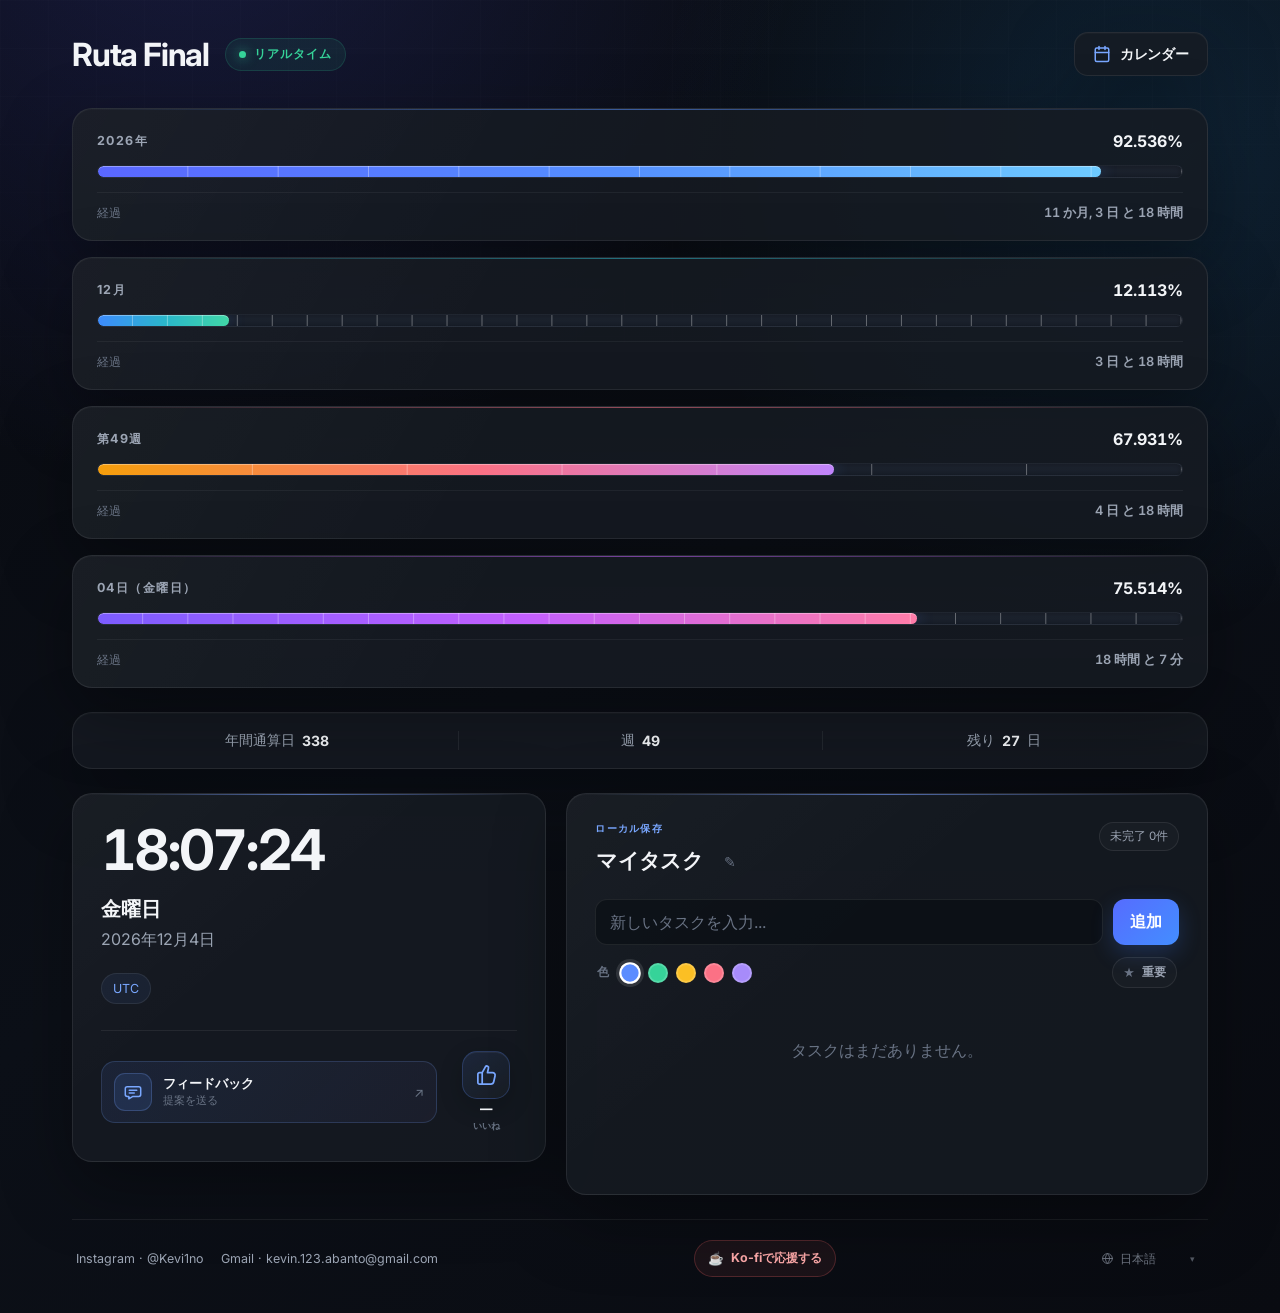
<file: ja/index.html>
<!DOCTYPE html>
<html lang="ja-JP" dir="ltr" data-locale-code="ja" data-build="standalone-v14-i18n">
<head>
    <meta charset="UTF-8">

    <meta
        name="viewport"
        content="width=device-width, initial-scale=1.0"
    >

    <!-- SEO principal: traducir estos metadatos en cada versión de idioma -->
    <title>年・月・週・日の進捗 | RutaFinal</title>

    <meta
        name="description"
        content="年、月、週、日の経過時間と残り時間をリアルタイムで確認できます。タスクを整理し、カレンダーの日ごとにメモを追加できます。"
    >

    <meta
        name="robots"
        content="index, follow, max-image-preview:large, max-snippet:-1, max-video-preview:-1"
    >

    <link rel="canonical" href="https://big-strategy.com/ja/">

    <link rel="alternate" hreflang="es" href="https://big-strategy.com/">
    <link rel="alternate" hreflang="en" href="https://big-strategy.com/en/">
    <link rel="alternate" hreflang="pt-BR" href="https://big-strategy.com/pt/">
    <link rel="alternate" hreflang="zh-Hans" href="https://big-strategy.com/zh/">
    <link rel="alternate" hreflang="ja" href="https://big-strategy.com/ja/">
    <link rel="alternate" hreflang="ko" href="https://big-strategy.com/ko/">
    <link rel="alternate" hreflang="de" href="https://big-strategy.com/de/">
    <link rel="alternate" hreflang="fr" href="https://big-strategy.com/fr/">
    <link rel="alternate" hreflang="it" href="https://big-strategy.com/it/">
    <link rel="alternate" hreflang="hi" href="https://big-strategy.com/hi/">
    <link rel="alternate" hreflang="ar" href="https://big-strategy.com/ar/">
    <link rel="alternate" hreflang="ru" href="https://big-strategy.com/ru/">
    <link rel="alternate" hreflang="x-default" href="https://big-strategy.com/">

    <!-- Identidad visual compartida por todos los idiomas -->
    <link rel="icon" href="/favicon.ico">
    <link rel="icon" type="image/png" sizes="48x48" href="/favicon-48x48.png">
    <link rel="icon" type="image/png" sizes="32x32" href="/favicon-32x32.png">
    <link rel="icon" type="image/png" sizes="16x16" href="/favicon-16x16.png">
    <link rel="apple-touch-icon" sizes="180x180" href="/apple-touch-icon.png">
    <link rel="manifest" href="/site.webmanifest">

    <meta name="application-name" content="RutaFinal">
    <meta name="apple-mobile-web-app-title" content="RutaFinal">
    <meta name="theme-color" content="#090b11">
    <meta name="color-scheme" content="dark">

    <!-- Vista previa al compartir; el texto se localizará por idioma -->
    <meta property="og:type" content="website">
    <meta property="og:site_name" content="RutaFinal">
    <meta property="og:locale" content="ja_JP">
    <meta property="og:url" content="https://big-strategy.com/ja/">
    <meta property="og:title" content="年・月・週・日の進捗 | RutaFinal">
    <meta property="og:description" content="年、月、週、日の経過時間と残り時間をリアルタイムで確認できます。タスクを整理し、カレンダーの日ごとにメモを追加できます。">

    <meta name="twitter:card" content="summary">
    <meta name="twitter:title" content="年・月・週・日の進捗 | RutaFinal">
    <meta name="twitter:description" content="年、月、週、日の経過時間と残り時間をリアルタイムで確認できます。タスクを整理し、カレンダーの日ごとにメモを追加できます。">

    <script type="application/ld+json">
    {
        "@context": "https://schema.org",
        "@type": "WebApplication",
        "name": "RutaFinal",
        "url": "https://big-strategy.com/ja/",
        "description": "年、月、週、日の経過時間と残り時間をリアルタイムで確認できます。タスクを整理し、カレンダーの日ごとにメモを追加できます。",
        "applicationCategory": "ProductivityApplication",
        "operatingSystem": "Any",
        "browserRequirements": "Requires JavaScript",
        "inLanguage": "ja-JP",
        "isAccessibleForFree": true,
        "featureList": [
            "年・月・週・日の進捗をリアルタイム表示",
            "経過時間と残り時間の表示切り替え",
            "個人タスクを端末に保存",
            "日ごとにメモを付けられる年間カレンダー"
        ]
    }
    </script>

    

    <!-- Fuente Inter -->
    <link rel="preconnect" href="https://fonts.googleapis.com">

    <link
        rel="preconnect"
        href="https://fonts.gstatic.com"
        crossorigin
    >

    <link
        href="https://fonts.googleapis.com/css2?family=Inter:wght@300;400;500;600;700&display=swap"
        rel="stylesheet"
    >

    <!-- Estilos -->

    <!-- Estilos integrados: versión autónoma -->
    <style>
/* ==========================================
   VARIABLES
========================================== */

:root {
    --background: #090b11;
    --surface: rgba(23, 27, 35, 0.82);
    --surface-strong: #171b23;
    --surface-hover: #1d222c;

    --border: rgba(255, 255, 255, 0.08);
    --border-strong: rgba(255, 255, 255, 0.12);

    --text: #f3f5f8;
    --text-secondary: #9ca5b4;
    --text-muted: #697384;

    --primary: #5b8cff;
    --primary-soft: #79a7ff;
    --green: #36d399;

    --radius: 20px;

    --shadow:
        0 24px 70px rgba(0, 0, 0, 0.34),
        inset 0 1px 0 rgba(255, 255, 255, 0.025);
}


/* ==========================================
   RESET
========================================== */

*,
*::before,
*::after {
    margin: 0;
    padding: 0;
    box-sizing: border-box;
}

html {
    scroll-behavior: smooth;
}

button,
input {
    font: inherit;
}

button {
    border: none;
}

body {
    min-height: 100vh;

    font-family: "Inter", sans-serif;
    color: var(--text);

    background:
        radial-gradient(
            circle at 15% -10%,
            rgba(86, 92, 255, 0.18),
            transparent 34%
        ),
        radial-gradient(
            circle at 90% 10%,
            rgba(30, 166, 255, 0.12),
            transparent 30%
        ),
        linear-gradient(
            145deg,
            #090b11 0%,
            #0c1018 48%,
            #090b11 100%
        );

    -webkit-font-smoothing: antialiased;
    text-rendering: optimizeLegibility;
}

body::before {
    content: "";

    position: fixed;
    inset: 0;

    pointer-events: none;

    background-image:
        linear-gradient(
            rgba(255, 255, 255, 0.012) 1px,
            transparent 1px
        ),
        linear-gradient(
            90deg,
            rgba(255, 255, 255, 0.012) 1px,
            transparent 1px
        );

    background-size: 48px 48px;

    mask-image:
        linear-gradient(
            to bottom,
            black,
            transparent 85%
        );
}


/* ==========================================
   APP
========================================== */

.app {
    position: relative;
    z-index: 1;

    width: min(1200px, 100%);
    margin: 0 auto;
    padding: 32px;
}


/* ==========================================
   HEADER
========================================== */

.header {
    display: flex;
    align-items: center;
    justify-content: space-between;

    margin-bottom: 32px;
}

.logo {
    display: flex;
    align-items: center;
    gap: 16px;
}

.logo h1 {
    font-size: clamp(1.6rem, 3vw, 2rem);
    font-weight: 700;
    letter-spacing: -1.2px;
}

.live-badge {
    display: flex;
    align-items: center;
    gap: 8px;

    padding: 8px 13px;

    border: 1px solid rgba(54, 211, 153, 0.16);
    border-radius: 999px;

    background: rgba(54, 211, 153, 0.08);
    color: var(--green);

    font-size: 0.72rem;
    font-weight: 700;
    letter-spacing: 0.08em;
}

.live-dot {
    width: 7px;
    height: 7px;

    border-radius: 50%;
    background: var(--green);

    box-shadow: 0 0 12px rgba(54, 211, 153, 0.75);

    animation: pulse 2s infinite;
}

.settings-button,
.calendar-view-button {
    display: inline-flex;
    align-items: center;
    gap: 9px;

    padding: 0 18px;
    height: 44px;

    border: 1px solid var(--border);
    border-radius: 14px;

    cursor: pointer;

    background: var(--surface);
    color: var(--text);

    font-size: 0.88rem;
    font-weight: 600;
    letter-spacing: -0.01em;

    box-shadow: var(--shadow);

    transition:
        transform 180ms ease,
        background 180ms ease,
        border-color 180ms ease,
        box-shadow 180ms ease;
}

.settings-button:hover,
.calendar-view-button:hover {
    transform: translateY(-2px);

    background: var(--surface-hover);
    border-color: rgba(91, 140, 255, 0.45);
    box-shadow:
        0 10px 24px rgba(0, 0, 0, 0.35),
        0 0 16px rgba(91, 140, 255, 0.18);
}

.calendar-view-button:active {
    transform: translateY(0);
}

.calendar-view-button:focus-visible {
    outline: 3px solid rgba(121, 167, 255, 0.48);
    outline-offset: 3px;
}

.calendar-view-btn-icon {
    display: flex;
    align-items: center;
    justify-content: center;
    color: var(--primary-soft);
    flex-shrink: 0;
}

.calendar-view-btn-icon svg {
    width: 18px;
    height: 18px;
    stroke: currentColor;
}

.calendar-view-btn-text {
    white-space: nowrap;
}

/* ==========================================
   CALENDAR MODAL - MINIMALIST 4x3
========================================== */

.calendar-modal {
    position: fixed;
    inset: 0;
    z-index: 1000;

    display: flex;
    align-items: center;
    justify-content: center;

    padding: 16px;

    opacity: 0;
    visibility: hidden;
    pointer-events: none;

    transition:
        opacity 220ms ease,
        visibility 220ms ease;
}

.calendar-modal.is-open {
    opacity: 1;
    visibility: visible;
    pointer-events: auto;
}

.calendar-modal-backdrop {
    position: absolute;
    inset: 0;

    background: rgba(4, 6, 12, 0.85);
    backdrop-filter: blur(14px);
    -webkit-backdrop-filter: blur(14px);
}

.calendar-modal-dialog {
    position: relative;
    z-index: 1;

    display: flex;
    flex-direction: column;

    width: min(1560px, 96vw);
    max-height: 94vh;

    border: 1px solid var(--border-strong);
    border-radius: var(--radius);

    background:
        radial-gradient(
            circle at 10% 0%,
            rgba(255, 122, 112, 0.08),
            transparent 35%
        ),
        radial-gradient(
            circle at 90% 10%,
            rgba(91, 140, 255, 0.08),
            transparent 35%
        ),
        linear-gradient(
            165deg,
            #11151f 0%,
            #0b0e15 100%
        );

    box-shadow:
        0 32px 80px rgba(0, 0, 0, 0.7),
        0 0 0 1px rgba(255, 255, 255, 0.06);

    transform: scale(0.96) translateY(12px);
    transition: transform 240ms cubic-bezier(0.16, 1, 0.3, 1);
    overflow: hidden;
}

.calendar-modal.is-open .calendar-modal-dialog {
    transform: scale(1) translateY(0);
}

/* Header */
.calendar-modal-header {
    display: flex;
    align-items: center;
    justify-content: space-between;
    gap: 16px;

    padding: 16px 24px 12px;
    border-bottom: 1px solid rgba(255, 255, 255, 0.06);
}

.calendar-modal-title {
    display: flex;
    align-items: baseline;
    gap: 8px;

    font-size: clamp(1.3rem, 2.6vw, 1.75rem);
    font-weight: 700;
    letter-spacing: -0.02em;
    line-height: 1;
}

.calendar-title-year {
    color: #ff7a70;
    font-weight: 800;
}

.calendar-title-name {
    color: var(--text);
}

.calendar-modal-close {
    display: grid;
    place-items: center;

    width: 36px;
    height: 36px;

    border: 1px solid var(--border);
    border-radius: 10px;

    cursor: pointer;

    background: var(--surface);
    color: var(--text-secondary);

    font-size: 1.05rem;

    transition:
        transform 180ms ease,
        background 180ms ease,
        color 180ms ease,
        border-color 180ms ease;
}

.calendar-modal-close:hover {
    transform: scale(1.08);
    background: rgba(239, 68, 68, 0.16);
    color: #f87171;
    border-color: rgba(239, 68, 68, 0.4);
}

.calendar-modal-close:focus-visible {
    outline: 3px solid rgba(239, 68, 68, 0.4);
    outline-offset: 2px;
}

/* Modal Body */
.calendar-modal-body {
    padding: 14px 20px 16px;
    overflow-y: auto;
    overscroll-behavior: contain;
    display: flex;
    flex-direction: column;
    gap: 14px;
}

.calendar-modal-body::-webkit-scrollbar {
    width: 6px;
}

.calendar-modal-body::-webkit-scrollbar-track {
    background: rgba(255, 255, 255, 0.02);
}

.calendar-modal-body::-webkit-scrollbar-thumb {
    background: rgba(255, 255, 255, 0.14);
    border-radius: 999px;
}

/* 12 Months Grid: Desktop 6 columns x 2 rows (Enero - Junio / Julio - Diciembre) */
.calendar-months-grid {
    display: grid;
    grid-template-columns: repeat(6, 1fr);
    grid-template-rows: repeat(2, auto);
    gap: 14px 18px;
    width: 100%;
}

.month-card {
    display: flex;
    flex-direction: column;
    padding: 4px 6px 8px;
    background: transparent;
    border-radius: 10px;
    transition: background 160ms ease;
}

.month-card:hover {
    background: rgba(255, 255, 255, 0.02);
}

.month-card-header {
    display: flex;
    align-items: center;
    justify-content: flex-start;
    margin-bottom: 6px;
}

.month-name {
    font-size: 0.88rem;
    font-weight: 700;
    color: var(--text);
    text-transform: capitalize;
    letter-spacing: -0.01em;
}

/* Weekday header row */
.month-weekdays {
    display: grid;
    grid-template-columns: repeat(7, 1fr);
    gap: 1px;
    margin-bottom: 4px;
}

.month-weekday {
    text-align: center;
    font-size: 0.62rem;
    font-weight: 600;
    color: var(--text-muted);
    text-transform: capitalize;
}

/* Days grid */
.month-days-grid {
    display: grid;
    grid-template-columns: repeat(7, 1fr);
    gap: 2px 1px;
}

.day-cell {
    position: relative;
    aspect-ratio: 1 / 1;

    display: flex;
    align-items: center;
    justify-content: center;

    border-radius: 5px;
    font-size: 0.72rem;
    font-weight: 500;
    font-variant-numeric: tabular-nums;
    color: var(--text);
    border: 1px solid transparent;

    transition: transform 120ms ease, background 120ms ease, border-color 120ms ease;
}

.day-cell.is-empty {
    pointer-events: none;
    background: transparent;
}

.day-cell .day-number {
    position: relative;
    z-index: 1;
    line-height: 1;
}

/* Clickable Day (Hoy y fechas futuras) */
.day-cell.is-clickable {
    cursor: pointer;
}

.day-cell.is-clickable:hover {
    background: rgba(255, 255, 255, 0.08);
    transform: scale(1.16);
    z-index: 4;
}

.day-cell.is-clickable:focus-visible {
    outline: 2px solid #5b8cff;
    outline-offset: 1px;
    z-index: 4;
}

/* Day with Note: Star indicator without covering number */
.day-cell.has-note {
    border-color: rgba(245, 158, 11, 0.35);
}

.day-cell.has-note:not(.is-today) {
    background: rgba(245, 158, 11, 0.08);
}

.day-note-star {
    position: absolute;
    top: 1px;
    right: 2px;
    z-index: 3;
    font-size: 0.52rem;
    color: #fbbf24;
    line-height: 1;
    pointer-events: none;
    text-shadow: 0 0 4px rgba(251, 191, 36, 0.7);
}

/* Past Day (Con X roja y número claramente visible) */
.day-cell.is-past {
    color: var(--text);
}

.day-cell.is-past .day-number {
    color: #f3f5f8;
    font-weight: 600;
}

.day-cell.is-past .day-x-mark {
    position: absolute;
    inset: 0;
    z-index: 2;
    display: flex;
    align-items: center;
    justify-content: center;
    color: #ef4444;
    font-size: 0.92em;
    font-weight: 700;
    line-height: 1;
    pointer-events: none;
    opacity: 0.88;
}

.day-cell.is-past:hover {
    background: rgba(239, 68, 68, 0.18);
    transform: scale(1.18);
    z-index: 5;
}

/* Today (Highlighted) */
.day-cell.is-today {
    background: #5b8cff;
    border-radius: 50%;
    color: #ffffff;
    font-weight: 700;
    box-shadow: 0 0 8px rgba(91, 140, 255, 0.65);
    z-index: 3;
}

.day-cell.is-today .day-number {
    color: #ffffff;
}

.day-cell.is-today:hover {
    transform: scale(1.22);
    z-index: 5;
}

/* Future Day */
.day-cell.is-future {
    color: var(--text-secondary);
}

.day-cell.is-future:hover {
    background: rgba(255, 255, 255, 0.08);
    color: var(--text);
    transform: scale(1.18);
    z-index: 5;
}

/* Bottom Stats & Legend */
.calendar-modal-bottom {
    display: flex;
    align-items: center;
    justify-content: space-between;
    flex-wrap: wrap;
    gap: 12px 16px;

    padding-top: 14px;
    border-top: 1px solid rgba(255, 255, 255, 0.08);
}

.calendar-modal-stats {
    display: flex;
    align-items: center;
    gap: 10px;
    flex-wrap: wrap;
}

.calendar-stat-pill {
    display: inline-flex;
    align-items: center;
    gap: 8px;

    padding: 7px 14px;

    border: 1px solid var(--border);
    border-radius: 12px;

    background: var(--surface);
    font-size: 0.8rem;
    transition: transform 140ms ease, background 140ms ease;
}

.calendar-stat-pill.is-elapsed {
    border-color: rgba(239, 68, 68, 0.28);
    background: rgba(239, 68, 68, 0.08);
}

.calendar-stat-pill.is-today {
    border-color: rgba(91, 140, 255, 0.35);
    background: rgba(91, 140, 255, 0.1);
}

.calendar-stat-pill.is-remaining {
    border-color: rgba(54, 211, 153, 0.28);
    background: rgba(54, 211, 153, 0.08);
}

.calendar-stat-label {
    display: inline-flex;
    align-items: center;
    gap: 6px;
    color: var(--text-secondary);
    font-weight: 600;
}

.calendar-stat-dot {
    display: inline-block;
    width: 6px;
    height: 6px;
    border-radius: 50%;
    flex-shrink: 0;
}

.calendar-stat-pill.is-elapsed .calendar-stat-dot {
    background: #ef4444;
    box-shadow: 0 0 6px #ef4444;
}

.calendar-stat-pill.is-today .calendar-stat-dot {
    background: #5b8cff;
    box-shadow: 0 0 6px #5b8cff;
}

.calendar-stat-pill.is-remaining .calendar-stat-dot {
    background: #36d399;
    box-shadow: 0 0 6px #36d399;
}

.calendar-stat-values {
    display: inline-flex;
    align-items: baseline;
    gap: 5px;
}

.calendar-stat-val {
    color: var(--text);
    font-weight: 700;
    font-variant-numeric: tabular-nums;
}

.calendar-stat-pill.is-elapsed .calendar-stat-val {
    color: #fca5a5;
}

.calendar-stat-pill.is-today .calendar-stat-val {
    color: #93c5fd;
}

.calendar-stat-pill.is-remaining .calendar-stat-val {
    color: #6ee7b7;
}

.calendar-stat-percent {
    color: var(--text-muted);
    font-size: 0.74rem;
    font-weight: 500;
}

/* Legend */
.calendar-legend {
    display: inline-flex;
    align-items: center;
    gap: 16px;
    flex-wrap: wrap;
    font-size: 0.76rem;
    color: var(--text-secondary);
}

.calendar-legend-item {
    display: inline-flex;
    align-items: center;
    gap: 6px;
}

.legend-bullet {
    display: inline-flex;
    align-items: center;
    justify-content: center;
    width: 16px;
    height: 16px;
    border-radius: 4px;
    font-size: 0.68rem;
    font-weight: 800;
}

.legend-bullet.is-past {
    color: #ef4444;
    background: rgba(239, 68, 68, 0.16);
    border: 1px solid rgba(239, 68, 68, 0.35);
}

.legend-bullet.is-today {
    background: #5b8cff;
    border-radius: 50%;
    color: #ffffff;
    box-shadow: 0 0 6px rgba(91, 140, 255, 0.6);
}

.legend-bullet.is-remaining {
    background: rgba(255, 255, 255, 0.06);
    border: 1px solid rgba(255, 255, 255, 0.12);
    color: var(--text-muted);
}

.legend-bullet.is-note {
    background: rgba(245, 158, 11, 0.16);
    border: 1px solid rgba(245, 158, 11, 0.4);
    color: #fbbf24;
}

/* Responsive: Mobile & Tablet (3 columnas de meses y cuadros inferiores adaptados) */
@media (max-width: 960px) {
    .calendar-modal {
        padding: 8px;
    }

    .calendar-modal-dialog {
        width: 100%;
        max-height: 98vh;
        border-radius: 14px;
    }

    .calendar-modal-header {
        padding: 10px 14px 8px;
    }

    .calendar-modal-title {
        font-size: 1.15rem;
    }

    .calendar-modal-close {
        width: 32px;
        height: 32px;
        font-size: 0.95rem;
    }

    .calendar-modal-body {
        padding: 10px 12px 12px;
        gap: 10px;
    }

    /* 3 columnas x 4 filas en celular y tablet */
    .calendar-months-grid {
        grid-template-columns: repeat(3, 1fr);
        grid-template-rows: repeat(4, auto);
        gap: 8px 10px;
    }

    .month-card {
        padding: 3px 4px 6px;
    }

    .month-card-header {
        margin-bottom: 4px;
    }

    .month-name {
        font-size: 0.78rem;
    }

    .month-weekdays {
        gap: 1px;
        margin-bottom: 2px;
    }

    .month-weekday {
        font-size: 0.58rem;
    }

    .month-days-grid {
        gap: 2px 1px;
    }

    .day-cell {
        font-size: 0.68rem;
        border-radius: 4px;
    }

    .day-cell.is-past .day-x-mark {
        font-size: 0.92em;
    }

    .day-note-star {
        top: 1px;
        right: 1px;
        font-size: 0.46rem;
    }

    /* Cuadros finales de información: 100% responsive para celular */
    .calendar-modal-bottom {
        display: flex;
        flex-direction: column;
        gap: 8px;
        padding-top: 10px;
        border-top: 1px solid rgba(255, 255, 255, 0.08);
        width: 100%;
    }

    .calendar-modal-stats {
        display: grid;
        grid-template-columns: repeat(3, 1fr);
        gap: 6px;
        width: 100%;
    }

    .calendar-stat-pill {
        display: flex;
        flex-direction: column;
        align-items: center;
        justify-content: center;
        text-align: center;
        padding: 7px 4px 6px;
        border-radius: 10px;
        gap: 3px;
        min-width: 0;
        width: 100%;
    }

    .calendar-stat-label {
        font-size: 0.62rem;
        font-weight: 600;
        text-transform: uppercase;
        letter-spacing: 0.02em;
        gap: 4px;
        white-space: nowrap;
        overflow: hidden;
        text-overflow: ellipsis;
        max-width: 100%;
    }

    .calendar-stat-dot {
        width: 5px;
        height: 5px;
    }

    .calendar-stat-values {
        display: flex;
        align-items: baseline;
        justify-content: center;
        gap: 3px;
        flex-wrap: wrap;
    }

    .calendar-stat-val {
        font-size: 0.88rem;
        font-weight: 800;
        line-height: 1.1;
    }

    .calendar-stat-percent {
        font-size: 0.62rem;
        line-height: 1;
    }

    .calendar-legend {
        display: flex;
        align-items: center;
        justify-content: center;
        flex-wrap: wrap;
        gap: 6px 12px;
        padding: 6px 8px;
        border-radius: 10px;
        background: rgba(255, 255, 255, 0.03);
        border: 1px solid rgba(255, 255, 255, 0.05);
        font-size: 0.66rem;
        width: 100%;
    }

    .legend-bullet {
        width: 13px;
        height: 13px;
        font-size: 0.6rem;
    }
}

@media (max-width: 480px) {
    .calendar-months-grid {
        gap: 6px 6px;
    }

    .month-name {
        font-size: 0.72rem;
    }

    .month-weekday {
        font-size: 0.52rem;
    }

    .day-cell {
        font-size: 0.62rem;
    }

    .day-note-star {
        top: 0px;
        right: 1px;
        font-size: 0.42rem;
    }

    .calendar-modal-stats {
        gap: 4px;
    }

    .calendar-stat-pill {
        padding: 6px 2px 5px;
    }

    .calendar-stat-label {
        font-size: 0.58rem;
        gap: 3px;
    }

    .calendar-stat-val {
        font-size: 0.82rem;
    }

    .calendar-stat-percent {
        font-size: 0.58rem;
    }

    .calendar-legend {
        font-size: 0.62rem;
        gap: 4px 8px;
        padding: 4px 6px;
    }
}

/* ==========================================
   CALENDAR NOTE MODAL
========================================== */

.calendar-note-modal {
    position: fixed;
    inset: 0;
    z-index: 1050;

    display: flex;
    align-items: center;
    justify-content: center;

    padding: 16px;

    opacity: 0;
    visibility: hidden;
    pointer-events: none;

    transition:
        opacity 200ms ease,
        visibility 200ms ease;
}

.calendar-note-modal.is-open {
    opacity: 1;
    visibility: visible;
    pointer-events: auto;
}

.calendar-note-backdrop {
    position: absolute;
    inset: 0;

    background: rgba(4, 6, 12, 0.78);
    backdrop-filter: blur(8px);
    -webkit-backdrop-filter: blur(8px);
}

.calendar-note-dialog {
    position: relative;
    z-index: 1;

    width: min(440px, 100%);

    border: 1px solid var(--border-strong);
    border-radius: 18px;

    background:
        radial-gradient(
            circle at 10% 0%,
            rgba(245, 158, 11, 0.08),
            transparent 40%
        ),
        linear-gradient(
            165deg,
            #171c28 0%,
            #0e121a 100%
        );

    box-shadow:
        0 24px 60px rgba(0, 0, 0, 0.75),
        0 0 0 1px rgba(255, 255, 255, 0.06);

    transform: scale(0.95) translateY(8px);
    transition: transform 200ms cubic-bezier(0.16, 1, 0.3, 1);
    overflow: hidden;
}

.calendar-note-modal.is-open .calendar-note-dialog {
    transform: scale(1) translateY(0);
}

.calendar-note-header {
    display: flex;
    align-items: center;
    justify-content: space-between;
    gap: 12px;

    padding: 16px 20px 12px;
    border-bottom: 1px solid rgba(255, 255, 255, 0.06);
}

.calendar-note-header-info {
    display: flex;
    align-items: center;
    gap: 8px;
}

.calendar-note-icon {
    display: grid;
    place-items: center;
    width: 28px;
    height: 28px;
    border-radius: 8px;
    background: rgba(245, 158, 11, 0.15);
    border: 1px solid rgba(245, 158, 11, 0.35);
    color: #fbbf24;
    font-size: 0.9rem;
}

.calendar-note-title {
    font-size: 1.05rem;
    font-weight: 700;
    color: var(--text);
    letter-spacing: -0.01em;
}

.calendar-note-close {
    display: grid;
    place-items: center;
    width: 32px;
    height: 32px;
    border: 1px solid var(--border);
    border-radius: 8px;
    cursor: pointer;
    background: var(--surface);
    color: var(--text-secondary);
    font-size: 0.95rem;
    transition:
        transform 160ms ease,
        background 160ms ease,
        color 160ms ease,
        border-color 160ms ease;
}

.calendar-note-close:hover {
    transform: scale(1.08);
    background: rgba(239, 68, 68, 0.16);
    color: #f87171;
    border-color: rgba(239, 68, 68, 0.4);
}

.calendar-note-close:focus-visible {
    outline: 3px solid rgba(239, 68, 68, 0.4);
    outline-offset: 2px;
}

.calendar-note-form {
    display: flex;
    flex-direction: column;
    gap: 12px;
    padding: 16px 20px 20px;
}

.calendar-note-date-display {
    font-size: 0.82rem;
    font-weight: 600;
    color: #93c5fd;
    text-transform: capitalize;
}

.calendar-note-input {
    width: 100%;
    min-height: 100px;
    padding: 12px 14px;
    border-radius: 12px;
    border: 1px solid var(--border);
    background: rgba(255, 255, 255, 0.03);
    color: var(--text);
    font-family: inherit;
    font-size: 0.88rem;
    line-height: 1.5;
    resize: vertical;
    transition: border-color 160ms ease, background 160ms ease, box-shadow 160ms ease;
}

.calendar-note-input::placeholder {
    color: var(--text-muted);
}

.calendar-note-input:focus {
    outline: none;
    border-color: rgba(91, 140, 255, 0.55);
    background: rgba(255, 255, 255, 0.05);
    box-shadow: 0 0 0 3px rgba(91, 140, 255, 0.18);
}

.calendar-note-actions {
    display: flex;
    align-items: center;
    justify-content: flex-end;
    gap: 10px;
    margin-top: 4px;
}

.calendar-note-save-btn {
    display: inline-flex;
    align-items: center;
    justify-content: center;
    padding: 8px 18px;
    border: none;
    border-radius: 10px;
    background: linear-gradient(135deg, #3b82f6 0%, #2563eb 100%);
    color: #ffffff;
    font-family: inherit;
    font-size: 0.84rem;
    font-weight: 600;
    cursor: pointer;
    box-shadow: 0 4px 12px rgba(37, 99, 235, 0.35);
    transition: transform 160ms ease, box-shadow 160ms ease, filter 160ms ease;
}

.calendar-note-save-btn:hover {
    transform: translateY(-1px);
    filter: brightness(1.1);
    box-shadow: 0 6px 16px rgba(37, 99, 235, 0.45);
}

.calendar-note-save-btn:active {
    transform: translateY(0);
}

.calendar-note-delete-btn {
    display: inline-flex;
    align-items: center;
    justify-content: center;
    padding: 8px 14px;
    border: 1px solid rgba(239, 68, 68, 0.3);
    border-radius: 10px;
    background: rgba(239, 68, 68, 0.1);
    color: #fca5a5;
    font-family: inherit;
    font-size: 0.84rem;
    font-weight: 600;
    cursor: pointer;
    transition: transform 160ms ease, background 160ms ease, border-color 160ms ease;
}

.calendar-note-delete-btn:hover {
    transform: translateY(-1px);
    background: rgba(239, 68, 68, 0.2);
    border-color: rgba(239, 68, 68, 0.5);
    color: #f87171;
}

.calendar-note-delete-btn:active {
    transform: translateY(0);
}


/* ==========================================
   PROGRESS
========================================== */

.progress-panel {
    display: flex;
    flex-direction: column;
    gap: 16px;
}

.progress-card {
    --bar-start: #5a67ff;
    --bar-middle: #548fff;
    --bar-end: #6ecbff;

    position: relative;
    overflow: hidden;

    cursor: pointer;
    outline: none;

    padding: 22px 24px 18px;

    border: 1px solid var(--border);
    border-radius: var(--radius);

    background:
        linear-gradient(
            120deg,
            rgba(255, 255, 255, 0.025),
            transparent 38%
        ),
        var(--surface);

    box-shadow: var(--shadow);

    transition:
        transform 200ms ease,
        border-color 200ms ease,
        background 200ms ease;
}

.progress-card:focus-visible {
    border-color: rgba(121, 167, 255, 0.68);

    box-shadow:
        0 0 0 3px rgba(91, 140, 255, 0.14),
        var(--shadow);
}

.progress-card > .progress-info,
.progress-card > .progress-bar,
.progress-card > .progress-detail {
    will-change: transform, opacity, filter;
}

.progress-card.is-switching > .progress-info,
.progress-card.is-switching > .progress-bar,
.progress-card.is-switching > .progress-detail {
    animation:
        progress-out-left 170ms ease-in forwards;
}

.progress-card.is-entering > .progress-info,
.progress-card.is-entering > .progress-bar,
.progress-card.is-entering > .progress-detail {
    animation:
        progress-in-right 260ms cubic-bezier(0.22, 1, 0.36, 1) both;
}

.progress-card.is-remaining {
    background:
        linear-gradient(
            120deg,
            rgba(91, 140, 255, 0.075),
            transparent 42%
        ),
        var(--surface);
}

.progress-card:nth-child(2) {
    --bar-start: #3d8bfd;
    --bar-middle: #2ab7ca;
    --bar-end: #41d7a7;
}

.progress-card:nth-child(3) {
    --bar-start: #f59e0b;
    --bar-middle: #fb7185;
    --bar-end: #c084fc;
}

.progress-card:nth-child(4) {
    --bar-start: #7c5cff;
    --bar-middle: #c35fff;
    --bar-end: #ff7ca8;
}

.progress-card::before {
    content: "";

    position: absolute;
    top: 0;
    left: 24px;
    right: 24px;

    height: 1px;

    background:
        linear-gradient(
            90deg,
            transparent,
            var(--bar-middle),
            transparent
        );

    opacity: 0.55;
}

.progress-card:hover {
    transform: translateY(-2px);

    border-color: var(--border-strong);

    background:
        linear-gradient(
            120deg,
            rgba(255, 255, 255, 0.04),
            transparent 42%
        ),
        var(--surface-hover);
}

.progress-info {
    display: flex;
    align-items: center;
    justify-content: space-between;
    gap: 20px;

    margin-bottom: 14px;
}

.progress-title {
    color: var(--text-secondary);

    font-size: 0.78rem;
    font-weight: 700;
    letter-spacing: 0.12em;
}

.progress-value {
    color: var(--text);

    font-size: 1rem;
    font-weight: 700;
    font-variant-numeric: tabular-nums;
}

.progress-bar {
    --segments: 12;

    position: relative;

    width: 100%;
    height: 13px;

    overflow: hidden;

    border: 1px solid rgba(255, 255, 255, 0.035);
    border-radius: 999px;

    background:
        linear-gradient(
            180deg,
            #202734,
            #171d27
        );

    box-shadow:
        inset 0 2px 5px rgba(0, 0, 0, 0.3);
}
.progress-bar::after {
    content: "";

    position: absolute;
    inset: 0;

    pointer-events: none;
    border-radius: inherit;

    background-image:
        linear-gradient(
            to right,
            transparent calc(100% - 1px),
            rgba(255, 255, 255, 0.45) calc(100% - 1px)
        );

    background-size: calc(100% / var(--segments)) 100%;
    background-repeat: repeat-x;

    opacity: 0.75;
}
.progress-fill {
    position: relative;

    width: 0%;
    height: 100%;

    overflow: hidden;

    border-radius: inherit;

    background:
        linear-gradient(
            90deg,
            var(--bar-start) 0%,
            var(--bar-middle) 52%,
            var(--bar-end) 100%
        );

    box-shadow:
        0 0 18px rgba(79, 140, 255, 0.3),
        inset 0 1px 0 rgba(255, 255, 255, 0.35);

    transition: width 800ms cubic-bezier(0.22, 1, 0.36, 1);
}

.progress-card.is-remaining .progress-fill {
    margin-left: auto;

    background:
        linear-gradient(
            270deg,
            var(--bar-start) 0%,
            var(--bar-middle) 52%,
            var(--bar-end) 100%
        );
}

.progress-fill::after {
    content: "";

    position: absolute;
    inset: 0;

    background:
        linear-gradient(
            110deg,
            transparent 10%,
            rgba(255, 255, 255, 0.2) 45%,
            transparent 70%
        );

    transform: translateX(-80%);
}

.progress-detail {
    display: flex;
    align-items: center;
    justify-content: space-between;
    gap: 20px;

    margin-top: 14px;
    padding-top: 12px;

    border-top: 1px solid rgba(255, 255, 255, 0.055);

    color: var(--text-muted);

    font-size: 0.78rem;
}

.progress-detail strong {
    color: var(--text-secondary);

    font-size: 0.8rem;
    font-weight: 600;
    font-variant-numeric: tabular-nums;
}


/* ==========================================
   STATUS
========================================== */

.status-card {
    display: grid;
    grid-template-columns: repeat(3, 1fr);

    margin: 24px 0;
    padding: 18px 22px;

    border: 1px solid var(--border);
    border-radius: var(--radius);

    background: var(--surface);

    color: var(--text-secondary);

    box-shadow: var(--shadow);
}

.status-card span {
    display: flex;
    align-items: center;
    justify-content: center;
    gap: 7px;

    min-width: 0;

    font-size: 0.88rem;
}

.status-card span + span {
    border-left: 1px solid rgba(255, 255, 255, 0.07);
}

.status-card strong {
    color: var(--text);
    font-variant-numeric: tabular-nums;
}


/* ==========================================
   BOTTOM
========================================== */

.bottom-grid {
    display: grid;
    grid-template-columns:
        minmax(280px, 0.85fr)
        minmax(360px, 1.15fr);

    gap: 20px;
}

.clock-card,
.tasks-card {
    position: relative;
    overflow: hidden;

    min-height: 310px;
    padding: 28px;

    border: 1px solid var(--border);
    border-radius: var(--radius);

    background:
        linear-gradient(
            140deg,
            rgba(255, 255, 255, 0.025),
            transparent 42%
        ),
        var(--surface);

    box-shadow: var(--shadow);
}

.clock-card::before,
.tasks-card::before {
    content: "";

    position: absolute;
    top: 0;
    left: 26px;
    right: 26px;

    height: 1px;

    background:
        linear-gradient(
            90deg,
            transparent,
            rgba(116, 156, 255, 0.62),
            transparent
        );
}


/* ==========================================
   CLOCK
========================================== */

.clock-card {
    display: flex;
    flex-direction: column;
    justify-content: center;
}

.clock {
    margin-bottom: 18px;

    font-size: clamp(2.5rem, 5vw, 3.5rem);
    font-weight: 700;
    letter-spacing: -3px;
    line-height: 1;

    font-variant-numeric: tabular-nums;
}

.day-name {
    margin-bottom: 6px;

    font-size: 1.25rem;
    font-weight: 600;
    text-transform: capitalize;
}

.full-date {
    margin-bottom: 22px;

    color: var(--text-secondary);
    text-transform: capitalize;
}

.timezone {
    align-self: flex-start;

    display: inline-flex;
    align-items: center;

    padding: 7px 11px;

    border: 1px solid var(--border);
    border-radius: 999px;

    background: rgba(91, 140, 255, 0.08);
    color: var(--primary-soft);

    font-size: 0.78rem;
}

.engagement-panel {
    display: grid;
    grid-template-columns: minmax(0, 1fr) auto;
    align-items: center;
    gap: 18px;

    width: 100%;
    margin-top: 26px;
    padding-top: 20px;

    border-top: 1px solid rgba(255, 255, 255, 0.07);
}

.feedback-card {
    display: grid;
    grid-template-columns: 38px minmax(0, 1fr) auto;
    align-items: center;
    gap: 11px;

    min-width: 0;
    padding: 11px 12px;

    border: 1px solid rgba(121, 167, 255, 0.19);
    border-radius: 14px;

    background:
        linear-gradient(
            135deg,
            rgba(91, 140, 255, 0.1),
            rgba(167, 139, 250, 0.055)
        );

    color: var(--text);
    text-decoration: none;

    transition:
        transform 180ms ease,
        border-color 180ms ease,
        background 180ms ease,
        box-shadow 180ms ease;
}

.feedback-card:hover {
    transform: translateY(-2px);
    border-color: rgba(121, 167, 255, 0.42);
    background:
        linear-gradient(
            135deg,
            rgba(91, 140, 255, 0.16),
            rgba(167, 139, 250, 0.09)
        );
    box-shadow: 0 12px 28px rgba(0, 0, 0, 0.2);
}

.feedback-card:focus-visible,
.like-button:focus-visible {
    outline: 3px solid rgba(121, 167, 255, 0.48);
    outline-offset: 3px;
}

.feedback-card-icon {
    display: grid;
    place-items: center;

    width: 38px;
    height: 38px;

    border: 1px solid rgba(121, 167, 255, 0.24);
    border-radius: 11px;

    background: rgba(91, 140, 255, 0.12);
    color: var(--primary-soft);
}

.feedback-card-icon svg {
    width: 20px;
    height: 20px;

    fill: none;
    stroke: currentColor;
    stroke-width: 1.8;
    stroke-linecap: round;
    stroke-linejoin: round;
}

.feedback-card-copy {
    display: flex;
    flex-direction: column;
    gap: 3px;

    min-width: 0;
}

.feedback-card-copy strong {
    font-size: 0.8rem;
    line-height: 1.2;
}

.feedback-card-copy small {
    overflow: hidden;

    color: var(--text-muted);

    font-size: 0.66rem;
    line-height: 1.2;
    text-overflow: ellipsis;
    white-space: nowrap;
}

.feedback-card-arrow {
    color: var(--text-muted);

    font-size: 0.82rem;
}

.like-widget {
    display: grid;
    justify-items: center;
    gap: 3px;

    min-width: 62px;
}

.like-button {
    display: grid;
    place-items: center;

    width: 48px;
    height: 48px;

    border: 1px solid rgba(91, 140, 255, 0.25);
    border-radius: 15px;

    cursor: pointer;

    background:
        linear-gradient(
            145deg,
            rgba(91, 140, 255, 0.12),
            rgba(255, 255, 255, 0.025)
        );
    color: var(--primary-soft);

    box-shadow:
        inset 0 1px 0 rgba(255, 255, 255, 0.05),
        0 8px 24px rgba(0, 0, 0, 0.16);

    transition:
        transform 170ms ease,
        color 170ms ease,
        border-color 170ms ease,
        background 170ms ease,
        box-shadow 170ms ease;
}

.like-button:hover:not(:disabled) {
    transform: translateY(-2px) scale(1.03);
    border-color: rgba(91, 140, 255, 0.52);
}

.like-button:active:not(:disabled) {
    transform: scale(0.94);
}

.like-button.is-liked {
    border-color: rgba(91, 140, 255, 0.72);
    background:
        linear-gradient(
            145deg,
            rgba(91, 140, 255, 0.98),
            rgba(84, 111, 255, 0.88)
        );
    color: #ffffff;

    box-shadow:
        0 10px 28px rgba(76, 112, 255, 0.28),
        inset 0 1px 0 rgba(255, 255, 255, 0.25);
}

.like-button:disabled {
    cursor: wait;
    opacity: 0.62;
}

.like-icon {
    width: 23px;
    height: 23px;

    fill: none;
    stroke: currentColor;
    stroke-width: 1.8;
    stroke-linecap: round;
    stroke-linejoin: round;
}

.like-button.is-liked .like-icon {
    fill: currentColor;
}

.like-count {
    color: var(--text);

    font-size: 0.78rem;
    font-weight: 800;
    font-variant-numeric: tabular-nums;
    line-height: 1.2;
}

.like-label {
    color: var(--text-muted);

    font-size: 0.58rem;
    font-weight: 600;
}


/* ==========================================
   LOCAL TASKS
========================================== */

.tasks-header {
    display: flex;
    align-items: flex-start;
    justify-content: space-between;
    gap: 18px;

    margin-bottom: 20px;
}

.tasks-header > div {
    min-width: 0;
}

.tasks-label {
    display: block;

    margin-bottom: 7px;

    color: var(--primary-soft);

    font-size: 0.65rem;
    font-weight: 700;
    letter-spacing: 0.12em;
}

.tasks-title-row {
    display: flex;
    align-items: center;
    gap: 7px;

    min-width: 0;
}

.tasks-title {
    min-width: 40px;
    max-width: 100%;

    padding: 3px 5px;
    margin-left: -5px;

    outline: none;
    border: 1px solid transparent;
    border-radius: 8px;

    overflow: hidden;
    white-space: nowrap;

    font-size: 1.3rem;
    letter-spacing: -0.03em;

    transition:
        color 180ms ease,
        border-color 180ms ease,
        background 180ms ease,
        box-shadow 180ms ease;
}

.tasks-title:hover {
    border-color: var(--border);
    background: rgba(255, 255, 255, 0.025);
}

.tasks-title:focus {
    border-color: rgba(91, 140, 255, 0.62);
    background: rgba(8, 11, 17, 0.72);

    box-shadow:
        0 0 0 3px rgba(91, 140, 255, 0.1);
}

.edit-title-button {
    flex: 0 0 auto;

    display: grid;
    place-items: center;

    width: 27px;
    height: 27px;

    border: 1px solid transparent;
    border-radius: 8px;

    cursor: pointer;

    background: transparent;
    color: var(--text-muted);

    font-size: 0.9rem;

    transition:
        color 180ms ease,
        border-color 180ms ease,
        background 180ms ease;
}

.edit-title-button:hover {
    border-color: var(--border);
    background: rgba(255, 255, 255, 0.04);
    color: var(--primary-soft);
}

.task-count {
    flex-shrink: 0;

    padding: 6px 10px;

    border: 1px solid var(--border);
    border-radius: 999px;

    background: rgba(255, 255, 255, 0.025);
    color: var(--text-secondary);

    font-size: 0.72rem;
}

.task-form {
    display: grid;
    grid-template-columns: 1fr auto;
    gap: 10px;

    margin-bottom: 18px;
}

.task-options {
    grid-column: 1 / -1;

    display: flex;
    align-items: center;
    justify-content: space-between;
    gap: 16px;

    padding: 2px 2px 0;
}

.task-colors {
    display: flex;
    align-items: center;
    gap: 10px;

    min-width: 0;

    border: 0;
}

.task-colors legend {
    float: left;

    margin-right: 1px;

    color: var(--text-muted);

    font-size: 0.72rem;
    font-weight: 600;
}

.color-options {
    display: flex;
    align-items: center;
    gap: 8px;
}

.color-options label {
    position: relative;

    display: block;

    cursor: pointer;
}

.color-options input {
    position: absolute;

    width: 1px;
    height: 1px;

    opacity: 0;
}

.color-swatch {
    display: block;

    width: 20px;
    height: 20px;

    border: 2px solid rgba(255, 255, 255, 0.16);
    border-radius: 50%;

    transition:
        transform 160ms ease,
        border-color 160ms ease,
        box-shadow 160ms ease;
}

.color-options label:hover .color-swatch {
    transform: scale(1.12);
}

.color-options input:checked + .color-swatch {
    transform: scale(1.08);
    border-color: #ffffff;

    box-shadow:
        0 0 0 3px rgba(255, 255, 255, 0.11);
}

.color-options input:focus-visible + .color-swatch {
    outline: 2px solid var(--primary-soft);
    outline-offset: 3px;
}

.color-blue {
    background: #5b8cff;
}

.color-green {
    background: #36d399;
}

.color-amber {
    background: #fbbf24;
}

.color-red {
    background: #fb7185;
}

.color-violet {
    background: #a78bfa;
}

.important-option {
    display: inline-flex;
    align-items: center;
    gap: 7px;

    padding: 7px 10px;

    border: 1px solid var(--border);
    border-radius: 999px;

    cursor: pointer;

    background: rgba(255, 255, 255, 0.025);
    color: var(--text-secondary);

    font-size: 0.72rem;
    font-weight: 600;

    transition:
        border-color 180ms ease,
        background 180ms ease,
        color 180ms ease;
}

.important-option input {
    position: absolute;

    width: 1px;
    height: 1px;

    opacity: 0;
}

.important-icon {
    color: var(--text-muted);

    transition:
        color 180ms ease,
        filter 180ms ease;
}

.important-option:has(input:checked) {
    border-color: rgba(251, 191, 36, 0.45);
    background: rgba(251, 191, 36, 0.1);
    color: #fde68a;
}

.important-option:has(input:checked) .important-icon {
    color: #fbbf24;
    filter: drop-shadow(0 0 6px rgba(251, 191, 36, 0.55));
}

.important-option:has(input:focus-visible) {
    outline: 2px solid var(--primary-soft);
    outline-offset: 2px;
}

.task-input {
    width: 100%;
    min-width: 0;

    padding: 12px 14px;

    outline: none;

    border: 1px solid var(--border);
    border-radius: 12px;

    background: rgba(8, 11, 17, 0.55);
    color: var(--text);

    transition:
        border-color 180ms ease,
        box-shadow 180ms ease,
        background 180ms ease;
}

.task-input::placeholder {
    color: var(--text-muted);
}

.task-input:focus {
    border-color: rgba(91, 140, 255, 0.65);

    background: rgba(8, 11, 17, 0.8);

    box-shadow:
        0 0 0 4px rgba(91, 140, 255, 0.1);
}

.add-task-button {
    padding: 12px 17px;

    border-radius: 12px;

    cursor: pointer;

    background:
        linear-gradient(
            135deg,
            #566cff,
            #438eff
        );

    color: white;

    font-weight: 700;

    box-shadow:
        0 8px 22px rgba(67, 126, 255, 0.22);

    transition:
        transform 180ms ease,
        filter 180ms ease;
}

.add-task-button:hover {
    transform: translateY(-1px);
    filter: brightness(1.08);
}

.tasks-container {
    min-height: 160px;
}

.task-list {
    display: flex;
    flex-direction: column;
    gap: 9px;

    max-height: 225px;
    overflow-y: auto;

    list-style: none;

    scrollbar-width: thin;
    scrollbar-color: #30394a transparent;
}

.task-item {
    --task-accent: #5b8cff;
    --task-accent-rgb: 91, 140, 255;

    position: relative;

    display: grid;
    grid-template-columns: 28px minmax(0, 1fr) auto;
    align-items: center;
    gap: 10px;

    padding: 10px 11px;

    overflow: hidden;

    border: 1px solid rgba(var(--task-accent-rgb), 0.22);
    border-radius: 12px;

    background:
        linear-gradient(
            90deg,
            rgba(var(--task-accent-rgb), 0.14),
            rgba(var(--task-accent-rgb), 0.035) 52%,
            rgba(255, 255, 255, 0.018)
        );

    transition:
        background 180ms ease,
        border-color 180ms ease,
        transform 180ms ease;
}

.task-item::before {
    content: "";

    position: absolute;
    top: 8px;
    bottom: 8px;
    left: 0;

    width: 3px;

    border-radius: 0 999px 999px 0;
    background: var(--task-accent);

    box-shadow:
        0 0 12px rgba(var(--task-accent-rgb), 0.72);
}

.task-item[data-color="green"] {
    --task-accent: #36d399;
    --task-accent-rgb: 54, 211, 153;
}

.task-item[data-color="amber"] {
    --task-accent: #fbbf24;
    --task-accent-rgb: 251, 191, 36;
}

.task-item[data-color="red"] {
    --task-accent: #fb7185;
    --task-accent-rgb: 251, 113, 133;
}

.task-item[data-color="violet"] {
    --task-accent: #a78bfa;
    --task-accent-rgb: 167, 139, 250;
}

.task-item:hover {
    transform: translateX(2px);

    border-color: rgba(var(--task-accent-rgb), 0.42);
}

.task-item.is-important {
    border-color: rgba(251, 191, 36, 0.52);

    box-shadow:
        inset 0 0 0 1px rgba(251, 191, 36, 0.07),
        0 8px 24px rgba(0, 0, 0, 0.12);
}

.task-toggle {
    display: grid;
    place-items: center;

    width: 24px;
    height: 24px;

    border: 1px solid rgba(var(--task-accent-rgb), 0.65);
    border-radius: 8px;

    cursor: pointer;

    background: transparent;
    color: white;

    font-size: 0.8rem;
    font-weight: 700;
}

.task-content {
    display: flex;
    flex-direction: column;
    align-items: flex-start;
    gap: 4px;

    min-width: 0;
}

.task-text {
    width: 100%;
    min-width: 0;

    overflow-wrap: anywhere;

    color: var(--text);

    font-size: 0.88rem;
    line-height: 1.4;
}

.task-priority-badge {
    display: inline-flex;
    align-items: center;

    padding: 2px 6px;

    border: 1px solid rgba(251, 191, 36, 0.32);
    border-radius: 999px;

    background: rgba(251, 191, 36, 0.1);
    color: #fcd34d;

    font-size: 0.55rem;
    font-weight: 800;
    letter-spacing: 0.08em;
}

.task-actions {
    display: flex;
    align-items: center;
    gap: 3px;
}

.task-color-button,
.task-priority-button,
.task-delete {
    display: grid;
    place-items: center;

    width: 28px;
    height: 28px;

    border-radius: 8px;

    cursor: pointer;

    background: transparent;
    color: var(--text-muted);

    font-size: 1.15rem;

    transition:
        background 180ms ease,
        color 180ms ease,
        transform 180ms ease;
}

.task-color-button:hover,
.task-priority-button:hover,
.task-delete:hover {
    transform: translateY(-1px);
}

.task-color-button:hover {
    background: rgba(var(--task-accent-rgb), 0.12);
}

.task-color-dot {
    width: 12px;
    height: 12px;

    border: 2px solid rgba(255, 255, 255, 0.58);
    border-radius: 50%;

    background: var(--task-accent);
    box-shadow: 0 0 8px rgba(var(--task-accent-rgb), 0.55);
}

.task-priority-button {
    font-size: 0.9rem;
}

.task-priority-button:hover,
.task-priority-button.is-active {
    background: rgba(251, 191, 36, 0.1);
    color: #fbbf24;
}

.task-delete:hover {
    background: rgba(255, 92, 122, 0.1);
    color: #ff7690;
}

.task-item.is-complete {
    opacity: 0.58;
}

.task-item.is-complete .task-toggle {
    border-color: var(--green);
    background: var(--green);
    color: #07130e;
}

.task-item.is-complete .task-text {
    text-decoration: line-through;
}

.empty-state {
    padding: 32px 10px;

    color: var(--text-muted);

    text-align: center;
    line-height: 1.6;
}


/* ==========================================
   FOOTER
========================================== */

.site-footer {
    display: flex;
    align-items: center;
    justify-content: space-between;
    gap: 24px;

    margin-top: 24px;
    padding: 20px 4px 4px;

    border-top: 1px solid rgba(255, 255, 255, 0.07);
}

.footer-contact {
    display: flex;
    align-items: center;
    flex-wrap: wrap;
    gap: 10px 18px;
}

.footer-contact a,
.kofi-link {
    color: var(--text-secondary);

    font-size: 0.78rem;
    text-decoration: none;

    transition:
        color 180ms ease,
        border-color 180ms ease,
        background 180ms ease,
        transform 180ms ease;
}

.footer-contact a:hover {
    color: var(--primary-soft);
}

.kofi-link {
    flex: 0 0 auto;

    display: inline-flex;
    align-items: center;
    gap: 7px;

    padding: 9px 13px;

    border: 1px solid rgba(255, 107, 107, 0.24);
    border-radius: 999px;

    background: rgba(255, 107, 107, 0.07);
    color: #ffaaaa;

    font-weight: 700;
}

.kofi-link:hover {
    transform: translateY(-1px);

    border-color: rgba(255, 107, 107, 0.42);
    background: rgba(255, 107, 107, 0.12);
    color: #ffd0d0;
}


/* ==========================================
   ANIMATIONS
========================================== */

@keyframes progress-out-left {
    from {
        opacity: 1;
        transform: translateX(0);
        filter: blur(0);
    }

    to {
        opacity: 0;
        transform: translateX(-7%);
        filter: blur(2px);
    }
}

@keyframes progress-in-right {
    from {
        opacity: 0;
        transform: translateX(7%);
        filter: blur(2px);
    }

    to {
        opacity: 1;
        transform: translateX(0);
        filter: blur(0);
    }
}

@keyframes pulse {
    0%,
    100% {
        opacity: 1;
        transform: scale(1);
    }

    50% {
        opacity: 0.45;
        transform: scale(1.35);
    }
}

@media (prefers-reduced-motion: reduce) {
    .progress-card.is-switching > .progress-info,
    .progress-card.is-switching > .progress-bar,
    .progress-card.is-switching > .progress-detail,
    .progress-card.is-entering > .progress-info,
    .progress-card.is-entering > .progress-bar,
    .progress-card.is-entering > .progress-detail {
        animation-duration: 1ms;
    }
}


/* ==========================================
   RESPONSIVE
========================================== */

@media (max-width: 900px) {
    .bottom-grid {
        grid-template-columns: 1fr;
    }

    .clock-card,
    .tasks-card {
        min-height: auto;
    }
}

@media (max-width: 650px) {
    .app {
        padding: 20px 14px;
    }

    .header {
        align-items: flex-start;
    }

    .logo {
        align-items: flex-start;
        flex-direction: column;
        gap: 10px;
    }

    .progress-card {
        padding: 20px 18px 16px;
    }

    .progress-info {
        align-items: flex-start;
    }

    .status-card {
        grid-template-columns: 1fr;

        gap: 14px;
    }

    .status-card span {
        justify-content: space-between;
    }

    .status-card span + span {
        padding-top: 14px;

        border-top: 1px solid rgba(255, 255, 255, 0.07);
        border-left: none;
    }

    .task-form {
        grid-template-columns: 1fr;
    }

    .task-options {
        align-items: flex-start;
        flex-direction: column;
        gap: 12px;
    }

    .add-task-button {
        width: 100%;
    }

    .clock {
        font-size: 2.7rem;
    }

    .engagement-panel {
        gap: 12px;
    }

    .site-footer {
        align-items: flex-start;
        flex-direction: column;
        gap: 16px;
    }

    .footer-contact {
        align-items: flex-start;
        flex-direction: column;
        gap: 10px;
    }

}

@media (max-width: 390px) {
    .engagement-panel {
        grid-template-columns: minmax(0, 1fr) 54px;
    }

    .feedback-card {
        grid-template-columns: 36px minmax(0, 1fr);
    }

    .feedback-card-arrow {
        display: none;
    }
}

/* Corrección definitiva para múltiples tareas en PC */

.bottom-grid {
    align-items: start !important;
}

.tasks-card,
.tasks-container {
    height: auto !important;
    max-height: none !important;
    overflow: visible !important;
}

.task-list {
    display: grid !important;
    grid-template-columns: minmax(0, 1fr);
    grid-auto-rows: minmax(50px, auto);

    width: 100%;
    height: auto !important;
    max-height: none !important;

    overflow: visible !important;
    padding-right: 0;
}

.task-list .task-item {
    flex: none !important;

    width: 100%;
    height: auto !important;
    min-height: 50px !important;
}

    
/* ==========================================
   SELECTOR DE IDIOMA · PIE DE PÁGINA
========================================== */

.header-actions {
    display: flex;
    align-items: center;
}

.site-footer {
    flex-wrap: wrap;
}

.footer-language {
    flex: 0 0 auto;
    display: flex;
    align-items: center;
}

.language-picker {
    position: relative;
    display: inline-flex;
    align-items: center;
    height: 30px;
    min-width: 112px;
    border: 1px solid transparent;
    border-radius: 8px;
    background: transparent;
    color: var(--text-secondary);
    opacity: 0.68;
    transition:
        opacity 180ms ease,
        color 180ms ease,
        border-color 180ms ease,
        background 180ms ease;
}

.language-picker:hover {
    opacity: 1;
    color: var(--text);
    border-color: rgba(255, 255, 255, 0.09);
    background: rgba(255, 255, 255, 0.025);
}

.language-picker:focus-within {
    opacity: 1;
    outline: 2px solid rgba(121, 167, 255, 0.30);
    outline-offset: 2px;
}

.language-picker-icon {
    position: absolute;
    inset-inline-start: 8px;
    z-index: 1;
    display: inline-flex;
    pointer-events: none;
    color: currentColor;
}

.language-picker-icon svg {
    width: 13px;
    height: 13px;
}

.language-picker::after {
    content: "▾";
    position: absolute;
    inset-inline-end: 8px;
    pointer-events: none;
    color: currentColor;
    font-size: 0.58rem;
    opacity: 0.72;
}

.language-picker select {
    width: 100%;
    height: 100%;
    padding-inline: 27px 22px;
    border: 0;
    outline: 0;
    appearance: none;
    cursor: pointer;
    background: transparent;
    color: inherit;
    font: inherit;
    font-size: 0.74rem;
    font-weight: 500;
}

.language-picker option {
    background: var(--surface-strong);
    color: var(--text);
}

html[dir="rtl"] body {
    direction: rtl;
    text-align: start;
}

html[dir="rtl"] input,
html[dir="rtl"] textarea {
    text-align: right;
}

@media (max-width: 650px) {
    .footer-language {
        width: 100%;
    }
}

@media (max-width: 520px) {
    .calendar-view-btn-text {
        display: none;
    }

    .calendar-view-button {
        padding-inline: 14px;
    }
}

</style>
</head>

<body>

    <div class="app">

        <!-- ==================================
             ENCABEZADO
        =================================== -->

        <header class="header">

            <div class="logo">

                <h1>Ruta Final</h1>

                <span class="live-badge">

                    <span class="live-dot"></span>

                    リアルタイム

                </span>

            </div>
            <div class="header-actions">
                



            <button
                id="calendarViewButton"
                class="calendar-view-button"
                type="button"
                aria-label="カレンダー表示を開く"
                title="カレンダー"
            >
                <span class="calendar-view-btn-icon" aria-hidden="true">
                    <svg viewBox="0 0 24 24" width="18" height="18" fill="none" stroke="current色" stroke-width="2" stroke-linecap="round" stroke-linejoin="round">
                        <rect x="3" y="4" width="18" height="18" rx="2" ry="2"></rect>
                        <line x1="16" y1="2" x2="16" y2="6"></line>
                        <line x1="8" y1="2" x2="8" y2="6"></line>
                        <line x1="3" y1="10" x2="21" y2="10"></line>
                    </svg>
                </span>
                <span class="calendar-view-btn-text">カレンダー</span>
            </button>
            </div>

        </header>


        <!-- ==================================
             CONTENIDO PRINCIPAL
        =================================== -->

        <main>

            <!-- ==============================
                 PROGRESO DEL TIEMPO
            =============================== -->

            <section
                class="progress-panel"
                aria-label="時間の進捗"
            >

                <!-- 年 -->

                <article
                    class="progress-card"
                    data-progress-card="year"
                    data-view="elapsed"
                    role="button"
                    tabindex="0"
                    aria-pressed="false"
                    aria-label="今年の残り時間を表示"
                    title="クリックして残り時間を見る"
                >

                    <div class="progress-info">

                        <span
                            id="yearTitle"
                            class="progress-title"
                        >
                            年
                        </span>

                        <span
                            id="yearPercentage"
                            class="progress-value"
                        >
                            0.000%
                        </span>

                    </div>

                    <div
                        class="progress-bar"
                        role="progressbar"
                        aria-label="今年の経過率"
                        aria-valuemin="0"
                        aria-valuemax="100"
                    >

                        <div
                            id="yearBar"
                            class="progress-fill"
                        ></div>

                    </div>

                    <div class="progress-detail">

                        <span id="yearDetailLabel">
                            12か月中1か月目
                        </span>

                        <strong id="yearDetail">
                            0.00 / 365日
                        </strong>

                    </div>

                </article>


                <!-- 月 -->

                <article
                    class="progress-card"
                    data-progress-card="month"
                    data-view="elapsed"
                    role="button"
                    tabindex="0"
                    aria-pressed="false"
                    aria-label="今月の残り時間を表示"
                    title="クリックして残り時間を見る"
                >

                    <div class="progress-info">

                        <span
                            id="monthTitle"
                            class="progress-title"
                        >
                            月
                        </span>

                        <span
                            id="monthPercentage"
                            class="progress-value"
                        >
                            0.000%
                        </span>

                    </div>

                    <div
                        class="progress-bar"
                        role="progressbar"
                        aria-label="今月の経過率"
                        aria-valuemin="0"
                        aria-valuemax="100"
                    >

                        <div
                            id="monthBar"
                            class="progress-fill"
                        ></div>

                    </div>

                    <div class="progress-detail">

                        <span id="monthDetailLabel">
                            31日中1日目
                        </span>

                        <strong id="monthDetail">
                            0.00日経過
                        </strong>

                    </div>

                </article>


                <!-- 週 -->

                <article
                    class="progress-card"
                    data-progress-card="week"
                    data-view="elapsed"
                    role="button"
                    tabindex="0"
                    aria-pressed="false"
                    aria-label="今週の残り時間を表示"
                    title="クリックして残り時間を見る"
                >

                    <div class="progress-info">

                        <span
                            id="weekTitle"
                            class="progress-title"
                        >
                            週
                        </span>

                        <span
                            id="weekPercentage"
                            class="progress-value"
                        >
                            0.000%
                        </span>

                    </div>

                    <div
                        class="progress-bar"
                        role="progressbar"
                        aria-label="今週の経過率"
                        aria-valuemin="0"
                        aria-valuemax="100"
                    >

                        <div
                            id="weekBar"
                            class="progress-fill"
                        ></div>

                    </div>

                    <div class="progress-detail">

                        <span id="weekDetailLabel">
                            経過
                        </span>

                        <strong id="weekDetail">
                            0日と0時間
                        </strong>

                    </div>

                </article>


                <!-- 日 -->

                <article
                    class="progress-card"
                    data-progress-card="day"
                    data-view="elapsed"
                    role="button"
                    tabindex="0"
                    aria-pressed="false"
                    aria-label="今日の残り時間を表示"
                    title="クリックして残り時間を見る"
                >

                    <div class="progress-info">

                        <span
                            id="dayTitle"
                            class="progress-title"
                        >
                            日
                        </span>

                        <span
                            id="dayPercentage"
                            class="progress-value"
                        >
                            0.000%
                        </span>

                    </div>

                    <div
                        class="progress-bar"
                        role="progressbar"
                        aria-label="今日の経過率"
                        aria-valuemin="0"
                        aria-valuemax="100"
                    >

                        <div
                            id="dayBar"
                            class="progress-fill"
                        ></div>

                    </div>

                    <div class="progress-detail">

                        <span id="dayDetailLabel">
                            24時間中0時間目
                        </span>

                        <strong id="dayDetail">
                            0.00時間経過
                        </strong>

                    </div>
                </article>

            </section>


            <!-- ==============================
                 INFORMACIÓN GENERAL
            =============================== -->

            <section
                class="status-card"
                aria-label="年間概要"
            >

                <span>

                    年間通算日

                    <strong id="dayOfYear">
                        0
                    </strong>

                </span>

                <span>

                    週

                    <strong id="weekNumber">
                        0
                    </strong>

                </span>

                <span>

                    残り

                    <strong id="remainingDays">
                        0
                    </strong>

                    日

                </span>

            </section>


            <!-- ==============================
                 RELOJ Y TAREAS
            =============================== -->

            <section class="bottom-grid">

                <!-- RELOJ -->

                <article class="clock-card">

                    <div
                        id="clock"
                        class="clock"
                    >
                        00:00:00
                    </div>

                    <div
                        id="dayName"
                        class="day-name"
                    >
                        月曜日
                    </div>

                    <div
                        id="fullDate"
                        class="full-date"
                    >
                        2026年1月1日
                    </div>

                    <div
                        id="timezone"
                        class="timezone"
                    >
                        ローカルタイムゾーン
                    </div>

                    <div
                        class="engagement-panel"
                        aria-label="ページへのご意見"
                    >

                        <a
                            class="feedback-card"
                            href="https://tally.so/r/VLabPE"
                            target="_blank"
                            rel="noopener noreferrer"
                            aria-label="Tallyでフィードバックを送信"
                        >
                            <span
                                class="feedback-card-icon"
                                aria-hidden="true"
                            >
                                <svg viewBox="0 0 24 24">
                                    <path d="M5 5.75h14a2.25 2.25 0 0 1 2.25 2.25v7A2.25 2.25 0 0 1 19 17.25h-7.1L7 20.2v-2.95H5A2.25 2.25 0 0 1 2.75 15V8A2.25 2.25 0 0 1 5 5.75Z"/>
                                    <path d="M7.5 10h9M7.5 13.25h6"/>
                                </svg>
                            </span>

                            <span class="feedback-card-copy">
                                <strong>フィードバック</strong>
                                <small>提案を送る</small>
                            </span>

                            <span
                                class="feedback-card-arrow"
                                aria-hidden="true"
                            >↗</span>
                        </a>

                        <div class="like-widget">
                            <button
                                id="likeButton"
                                class="like-button"
                                type="button"
                                aria-label="このページに「いいね」する"
                                aria-pressed="false"
                                title="いいね"
                            >
                                <svg
                                    class="like-icon"
                                    viewBox="0 0 24 24"
                                    aria-hidden="true"
                                >
                                    <path d="M7.5 21H4.8A1.8 1.8 0 0 1 3 19.2v-8.4A1.8 1.8 0 0 1 4.8 9h2.7m0 12V9l3.35-6.05a1.8 1.8 0 0 1 3.15 1.7L13 9h5.35a2.65 2.65 0 0 1 2.59 3.22l-1.4 6.35A3.1 3.1 0 0 1 16.5 21h-9Z"/>
                                </svg>
                            </button>

                            <span
                                id="likeCount"
                                class="like-count"
                                aria-live="polite"
                            >—</span>

                            <span class="like-label">いいね</span>
                        </div>

                    </div>

                </article>


                <!-- TAREAS LOCALES -->

                <article class="tasks-card">

                    <div class="tasks-header">

                        <div>

                            <span class="tasks-label">
                                ローカル保存
                            </span>

                            <div class="tasks-title-row">

                                <h2
                                    id="tasksTitle"
                                    class="tasks-title"
                                    contenteditable="true"
                                    role="textbox"
                                    aria-label="編集可能なタスクリストのタイトル"
                                    aria-multiline="false"
                                    spellcheck="false"
                                    title="クリックしてタイトルを編集"
                                >マイタスク</h2>

                                <button
                                    id="editTasksTitle"
                                    class="edit-title-button"
                                    type="button"
                                    aria-label="タスクリストのタイトルを編集"
                                    title="タイトルを編集"
                                >
                                    ✎
                                </button>

                            </div>

                        </div>

                        <span
                            id="taskCount"
                            class="task-count"
                        >
                            未完了 0件
                        </span>

                    </div>


                    <form
                        id="taskForm"
                        class="task-form"
                    >

                        <input
                            id="taskInput"
                            class="task-input"
                            type="text"
                            maxlength="120"
                            autocomplete="off"
                            placeholder="新しいタスクを入力..."
                            aria-label="新しいタスク"
                        >

                        <button
                            class="add-task-button"
                            type="submit"
                        >
                            追加
                        </button>

                        <div class="task-options">

                            <fieldset class="task-colors">

                                <legend>色</legend>

                                <div class="color-options">

                                    <label title="青">
                                        <input
                                            type="radio"
                                            name="task色"
                                            value="blue"
                                            checked
                                            aria-label="色: 青"
                                        >
                                        <span class="color-swatch color-blue"></span>
                                    </label>

                                    <label title="緑">
                                        <input
                                            type="radio"
                                            name="task色"
                                            value="green"
                                            aria-label="色: 緑"
                                        >
                                        <span class="color-swatch color-green"></span>
                                    </label>

                                    <label title="黄">
                                        <input
                                            type="radio"
                                            name="task色"
                                            value="amber"
                                            aria-label="色: 黄"
                                        >
                                        <span class="color-swatch color-amber"></span>
                                    </label>

                                    <label title="赤">
                                        <input
                                            type="radio"
                                            name="task色"
                                            value="red"
                                            aria-label="色: 赤"
                                        >
                                        <span class="color-swatch color-red"></span>
                                    </label>

                                    <label title="紫">
                                        <input
                                            type="radio"
                                            name="task色"
                                            value="violet"
                                            aria-label="色: 紫"
                                        >
                                        <span class="color-swatch color-violet"></span>
                                    </label>

                                </div>

                            </fieldset>

                            <label class="important-option">

                                <input
                                    id="taskImportant"
                                    type="checkbox"
                                >

                                <span
                                    class="important-icon"
                                    aria-hidden="true"
                                >★</span>

                                <span>重要</span>

                            </label>

                        </div>

                    </form>


                    <div class="tasks-container">

                        <p
                            id="emptyTasks"
                            class="empty-state"
                        >
                            タスクはまだありません。
                        </p>

                        <ul
                            id="taskList"
                            class="task-list"
                            aria-label="タスクリスト"
                        ></ul>

                    </div>

                </article>

            </section>

        </main>


        <!-- ==================================
             CONTACTO Y APOYO
        =================================== -->

        <footer class="site-footer">

            <div
                class="footer-contact"
                aria-label="SNSと連絡先"
            >

                <a
                    href="https://www.instagram.com/kevi1no/"
                    target="_blank"
                    rel="noopener noreferrer"
                >
                    Instagram · @Kevi1no
                </a>

                <a href="mailto:kevin.123.abanto@gmail.com">
                    Gmail · kevin.123.abanto@gmail.com
                </a>

            </div>

            <a
                class="kofi-link"
                href="https://ko-fi.com/kevinal"
                target="_blank"
                rel="noopener noreferrer"
            >
                <span aria-hidden="true">☕</span>
                Ko-fiで応援する
            </a>

                    <div class="footer-language">
                <label class="language-picker">
                                    <span class="language-picker-icon" aria-hidden="true">
                                        <svg viewBox="0 0 24 24" fill="none" stroke="currentColor" stroke-width="1.7" stroke-linecap="round" stroke-linejoin="round">
                                            <circle cx="12" cy="12" r="9"></circle>
                                            <path d="M3 12h18"></path>
                                            <path d="M12 3c2.4 2.5 3.7 5.5 3.7 9s-1.3 6.5-3.7 9"></path>
                                            <path d="M12 3c-2.4 2.5-3.7 5.5-3.7 9s1.3 6.5 3.7 9"></path>
                                        </svg>
                                    </span>
                                    <select id="languageSelector" aria-label="言語を選択">
                                        <option value="/" data-code="es">Español</option>
                                        <option value="/en/" data-code="en">English</option>
                                        <option value="/pt/" data-code="pt">Português</option>
                                        <option value="/zh/" data-code="zh">简体中文</option>
                                        <option value="/ja/" data-code="ja" selected>日本語</option>
                                        <option value="/ko/" data-code="ko">한국어</option>
                                        <option value="/de/" data-code="de">Deutsch</option>
                                        <option value="/fr/" data-code="fr">Français</option>
                                        <option value="/it/" data-code="it">Italiano</option>
                                        <option value="/hi/" data-code="hi">हिन्दी</option>
                                        <option value="/ar/" data-code="ar">العربية</option>
                                        <option value="/ru/" data-code="ru">Русский</option>
                                    </select>
                                </label>
            </div>

        </footer>

    </div>

    <!-- ==========================================
         MODAL VISTA CALENDARIO
    =========================================== -->
    <div
        id="calendarModal"
        class="calendar-modal"
        role="dialog"
        aria-modal="true"
        aria-hidden="true"
        aria-labelledby="calendarModalTitle"
    >
        <div
            id="calendarModalBackdrop"
            class="calendar-modal-backdrop"
        ></div>

        <div class="calendar-modal-dialog">

            <!-- Encabezado minimalista del modal -->
            <div class="calendar-modal-header">

                <h2
                    id="calendarModalTitle"
                    class="calendar-modal-title"
                >
                    <span
                        id="calendarYearBadge"
                        class="calendar-title-year"
                    >2026</span>
                    <span
                        id="calendarTitleName"
                        class="calendar-title-name"
                    >カレンダー</span>
                </h2>

                <button
                    id="closeCalendarBtn"
                    class="calendar-modal-close"
                    type="button"
                    aria-label="カレンダーを閉じる"
                    title="閉じる"
                >
                    ✕
                </button>

            </div>

            <!-- Cuerpo del modal -->
            <div class="calendar-modal-body">

                <!-- Cuadrícula 4x3 de los 12 meses -->
                <div
                    id="calendarMonthsGrid"
                    class="calendar-months-grid"
                ></div>

                <!-- Barra inferior: estadísticas y leyenda -->
                <div class="calendar-modal-bottom">

                    <!-- Resumen de estadísticas -->
                    <div class="calendar-modal-stats">

                        <!-- Días transcurridos -->
                        <div class="calendar-stat-pill is-elapsed">
                            <span class="calendar-stat-label">
                                <span class="calendar-stat-dot"></span>
                                経過：
                            </span>
                            <div class="calendar-stat-values">
                                <strong
                                    id="calendarElapsedStat"
                                    class="calendar-stat-val"
                                >0</strong>
                                <span
                                    id="calendarElapsedPercent"
                                    class="calendar-stat-percent"
                                >(0.0%)</span>
                            </div>
                        </div>

                        <!-- Día actual -->
                        <div class="calendar-stat-pill is-today">
                            <span class="calendar-stat-label">
                                <span class="calendar-stat-dot"></span>
                                今日：
                            </span>
                            <div class="calendar-stat-values">
                                <strong
                                    id="calendarTodayStat"
                                    class="calendar-stat-val"
                                >-</strong>
                                <span
                                    id="calendarTodayNumber"
                                    class="calendar-stat-percent"
                                >-</span>
                            </div>
                        </div>

                        <!-- Días que faltan -->
                        <div class="calendar-stat-pill is-remaining">
                            <span class="calendar-stat-label">
                                <span class="calendar-stat-dot"></span>
                                残り：
                            </span>
                            <div class="calendar-stat-values">
                                <strong
                                    id="calendarRemainingStat"
                                    class="calendar-stat-val"
                                >0</strong>
                                <span
                                    id="calendarRemainingPercent"
                                    class="calendar-stat-percent"
                                >(0.0%)</span>
                            </div>
                        </div>

                    </div>

                    <!-- Leyenda -->
                    <div class="calendar-legend">
                        <div class="calendar-legend-item">
                            <span class="legend-bullet is-past">✕</span>
                            <span>過ぎた日</span>
                        </div>
                        <div class="calendar-legend-item">
                            <span class="legend-bullet is-today">●</span>
                            <span>今日</span>
                        </div>
                        <div class="calendar-legend-item">
                            <span class="legend-bullet is-remaining">○</span>
                            <span>残りの日</span>
                        </div>
                        <div class="calendar-legend-item">
                            <span class="legend-bullet is-note">★</span>
                            <span id="calLegendNoteLabel">メモあり</span>
                        </div>
                    </div>

                </div>

            </div>

        </div>

    </div>

    <!-- ==========================================
         MODAL DE NOTA DE CALENDARIO
    =========================================== -->
    <div
        id="calendarNoteModal"
        class="calendar-note-modal"
        role="dialog"
        aria-modal="true"
        aria-hidden="true"
        aria-labelledby="calendarNoteTitle"
    >
        <div
            id="calendarNoteBackdrop"
            class="calendar-note-backdrop"
        ></div>

        <div class="calendar-note-dialog">
            <div class="calendar-note-header">
                <div class="calendar-note-header-info">
                    <span class="calendar-note-icon" aria-hidden="true">★</span>
                    <h3 id="calendarNoteTitle" class="calendar-note-title">今日のメモ</h3>
                </div>
                <button
                    id="closeCalendarNoteBtn"
                    class="calendar-note-close"
                    type="button"
                    aria-label="メモを閉じる"
                    title="閉じる"
                >✕</button>
            </div>

            <form id="calendarNoteForm" class="calendar-note-form">
                <p id="calendarNoteDateDisplay" class="calendar-note-date-display">-</p>
                <textarea
                    id="calendarNoteInput"
                    class="calendar-note-input"
                    maxlength="300"
                    rows="4"
                    placeholder="この日のメモを入力..."
                    aria-label="メモの内容"
                ></textarea>

                <div class="calendar-note-actions">
                    <button
                        id="deleteCalendarNoteBtn"
                        class="calendar-note-delete-btn"
                        type="button"
                    >削除</button>
                    <button
                        id="saveCalendarNoteBtn"
                        class="calendar-note-save-btn"
                        type="submit"
                    >保存</button>
                </div>
            </form>
        </div>
    </div>

    <!--
        TEXTOS UTILIZADOS POR JAVASCRIPT
        Traducir estos atributos junto con el resto del HTML.
    -->
    <div
        id="dashboardTranslations"
        hidden
        data-locale="ja-JP"
        data-year="年"
        data-month="月"
        data-week="週"
        data-day="日"
        data-remaining="残り"
        data-elapsed-time="経過"
        data-remaining-time="残り"
        data-and="と"
        data-month-unit-singular="か月"
        data-month-unit-plural="か月"
        data-day-unit-singular="日"
        data-day-unit-plural="日"
        data-hour-unit-singular="時間"
        data-hour-unit-plural="時間"
        data-minute-unit-singular="分"
        data-minute-unit-plural="分"
        data-year-title-template="{year}年"
        data-year-remaining-title-template="{year}年・{remaining}"
        data-month-title-template="{monthName}"
        data-month-remaining-title-template="{monthName}・{remaining}"
        data-week-title-template="第{weekNumber}週"
        data-week-remaining-title-template="第{weekNumber}週・{remaining}"
        data-day-title-template="{dayNumber}日（{weekday}）"
        data-day-remaining-title-template="{dayNumber}日（{weekday}）・{remaining}"
        data-year-elapsed-bar-label="今年の経過率"
        data-year-remaining-bar-label="今年の残り時間"
        data-month-elapsed-bar-label="今月の経過率"
        data-month-remaining-bar-label="今月の残り時間"
        data-week-elapsed-bar-label="今週の経過率"
        data-week-remaining-bar-label="今週の残り時間"
        data-day-elapsed-bar-label="今日の経過率"
        data-day-remaining-bar-label="今日の残り時間"
        data-period-year="今年"
        data-period-month="今月"
        data-period-week="今週"
        data-period-day="今日"
        data-show-elapsed-card-template="{period}の経過時間を表示"
        data-show-remaining-card-template="{period}の残り時間を表示"
        data-show-elapsed-hint="クリックして経過時間に戻る"
        data-show-remaining-hint="クリックして残り時間を見る"
        data-like-remove-aria="自分の「いいね」を取り消す"
        data-like-add-aria="このページに「いいね」する"
        data-like-remove-title="「いいね」を取り消す"
        data-like-title="いいね"
        data-likes-worker-missing="app.jsでWorker URLを設定してください"
        data-likes-connection-error="カウンターに接続できませんでした"
        data-likes-register-error="「いいね」を登録できませんでした"
        data-default-tasks-title="マイタスク"
        data-color-blue="青"
        data-color-green="緑"
        data-color-amber="黄"
        data-color-red="赤"
        data-color-violet="紫"
        data-task-mark-pending="未完了にする"
        data-task-mark-completed="完了にする"
        data-task-important-badge="重要"
        data-task-change-color-template="色を変更。現在の色：{color}"
        data-task-change-color-title="色を変更"
        data-task-remove-important-aria="重要設定を解除"
        data-task-mark-important-aria="重要に設定"
        data-task-remove-important-title="重要設定を解除"
        data-task-mark-important-title="重要に設定"
        data-task-delete="タスクを削除"
        data-pending-singular-template="未完了 {count}件"
        data-pending-plural-template="未完了 {count}件"
        data-calendar-view-button="カレンダー"
        data-calendar-modal-title="カレンダー"
        data-calendar-close-aria="カレンダーを閉じる"
        data-calendar-close-title="閉じる"
        data-cal-stat-elapsed-label="経過："
        data-cal-stat-today-label="今日："
        data-cal-stat-remaining-label="残り："
        data-cal-month-1="1月"
        data-cal-month-2="2月"
        data-cal-month-3="3月"
        data-cal-month-4="4月"
        data-cal-month-5="5月"
        data-cal-month-6="6月"
        data-cal-month-7="7月"
        data-cal-month-8="8月"
        data-cal-month-9="9月"
        data-cal-month-10="10月"
        data-cal-month-11="11月"
        data-cal-month-12="12月"
        data-cal-day-sun="日"
        data-cal-day-mon="月"
        data-cal-day-tue="火"
        data-cal-day-wed="水"
        data-cal-day-thu="木"
        data-cal-day-fri="金"
        data-cal-day-sat="土"
        data-cal-status-past="経過"
        data-cal-status-today="今日"
        data-cal-status-future="残り"
        data-cal-day-of-year-template="({current}/{total})"
        data-cal-day-tooltip-template="{year}年{month}{day}日 - {status}"
        data-cal-legend-past="過ぎた日"
        data-cal-legend-today="今日"
        data-cal-legend-remaining="残りの日"
        data-cal-legend-note="メモあり"
        data-cal-note-modal-title="今日のメモ"
        data-cal-note-close-aria="メモを閉じる"
        data-cal-note-placeholder="この日のメモを入力..."
        data-cal-note-input-aria="メモの内容"
        data-cal-note-save-btn="保存"
        data-cal-note-delete-btn="削除"
    ></div>
    
    <!-- JavaScript -->

    <!-- JavaScript integrado: versión autónoma -->
    <script>
/* ==========================================
   CONFIGURACIÓN
========================================== */
 
const MS_PER_DAY = 86_400_000;
const MS_PER_HOUR = 3_600_000;
const MS_PER_MINUTE = 60_000;
const TASKS_KEY = "progress-dashboard-tasks";
const TASKS_TITLE_KEY = "progress-dashboard-tasks-title";
const MAX_TASKS_TITLE_LENGTH = 45;
const LIKE_VISITOR_KEY = "progress-dashboard-like-visitor";
const CALENDAR_NOTES_KEY = "progress-dashboard-calendar-notes";
 
const LIKES_API_URL =
    "https://dashboard-feedback-api.kevin-123-abanto.workers.dev";
 
const TASK_COLORS = [
    "blue",
    "green",
    "amber",
    "red",
    "violet"
];
 
/* ==========================================
   ELEMENTOS DEL HTML
========================================== */
 
const ui = {
    progressCards:
        document.querySelectorAll(
            "[data-progress-card]"
        ),
 
    yearTitle: document.getElementById("yearTitle"),
    monthTitle: document.getElementById("monthTitle"),
    weekTitle: document.getElementById("weekTitle"),
    dayTitle: document.getElementById("dayTitle"),
 
    yearPercentage:
        document.getElementById("yearPercentage"),
 
    monthPercentage:
        document.getElementById("monthPercentage"),

    weekPercentage:
        document.getElementById("weekPercentage"),
 
    dayPercentage:
        document.getElementById("dayPercentage"),
 
    yearBar: document.getElementById("yearBar"),
    monthBar: document.getElementById("monthBar"),
    weekBar: document.getElementById("weekBar"),
    dayBar: document.getElementById("dayBar"),
 
    yearDetailLabel:
        document.getElementById("yearDetailLabel"),
 
    monthDetailLabel:
        document.getElementById("monthDetailLabel"),

    weekDetailLabel:
        document.getElementById("weekDetailLabel"),
 
    dayDetailLabel:
        document.getElementById("dayDetailLabel"),
 
    yearDetail:
        document.getElementById("yearDetail"),
 
    monthDetail:
        document.getElementById("monthDetail"),

    weekDetail:
        document.getElementById("weekDetail"),
 
    dayDetail:
        document.getElementById("dayDetail"),
 
    clock: document.getElementById("clock"),
    dayName: document.getElementById("dayName"),
    fullDate: document.getElementById("fullDate"),
    timezone: document.getElementById("timezone"),
 
    dayOfYear:
        document.getElementById("dayOfYear"),
 
    weekNumber:
        document.getElementById("weekNumber"),
 
    remainingDays:
        document.getElementById("remainingDays"),
 
    taskForm:
        document.getElementById("taskForm"),
 
    taskInput:
        document.getElementById("taskInput"),
 
    taskImportant:
        document.getElementById("taskImportant"),
 
    taskList:
        document.getElementById("taskList"),
 
    taskCount:
        document.getElementById("taskCount"),
 
    emptyTasks:
        document.getElementById("emptyTasks"),
 
    tasksTitle:
        document.getElementById("tasksTitle"),
 
    editTasksTitle:
        document.getElementById("editTasksTitle"),
 
    likeButton:
        document.getElementById("likeButton"),
 
    likeCount:
        document.getElementById("likeCount"),

    calendarViewButton:
        document.getElementById("calendarViewButton"),

    calendarModal:
        document.getElementById("calendarModal"),

    closeCalendarBtn:
        document.getElementById("closeCalendarBtn"),

    calendarModalBackdrop:
        document.getElementById("calendarModalBackdrop"),

    calendarYearBadge:
        document.getElementById("calendarYearBadge"),

    calendarElapsedStat:
        document.getElementById("calendarElapsedStat"),

    calendarElapsedPercent:
        document.getElementById("calendarElapsedPercent"),

    calendarTodayStat:
        document.getElementById("calendarTodayStat"),

    calendarTodayNumber:
        document.getElementById("calendarTodayNumber"),

    calendarRemainingStat:
        document.getElementById("calendarRemainingStat"),

    calendarRemainingPercent:
        document.getElementById("calendarRemainingPercent"),

    calendarMonthsGrid:
        document.getElementById("calendarMonthsGrid"),

    calendarNoteModal:
        document.getElementById("calendarNoteModal"),

    calendarNoteBackdrop:
        document.getElementById("calendarNoteBackdrop"),

    closeCalendarNoteBtn:
        document.getElementById("closeCalendarNoteBtn"),

    calendarNoteTitle:
        document.getElementById("calendarNoteTitle"),

    calendarNoteForm:
        document.getElementById("calendarNoteForm"),

    calendarNoteDateDisplay:
        document.getElementById("calendarNoteDateDisplay"),

    calendarNoteInput:
        document.getElementById("calendarNoteInput"),

    saveCalendarNoteBtn:
        document.getElementById("saveCalendarNoteBtn"),

    deleteCalendarNoteBtn:
        document.getElementById("deleteCalendarNoteBtn")
};
 
 
/* ==========================================
   TEXTOS TRADUCIBLES DESDE EL HTML
========================================== */
 
const dashboardTranslations =
    document.getElementById(
        "dashboardTranslations"
    );

/*
   PROTECCIÓN CONTRA ARCHIVOS DESINCRONIZADOS

   El HTML sigue siendo la fuente principal de todos
   los textos traducibles. Estos valores en español se
   usan únicamente si se carga una versión antigua del
   HTML, para que nunca aparezca "undefined" ni se use
   el idioma configurado en el navegador.
*/

const SPANISH_FALLBACK_LABELS =
    Object.freeze({
        locale: "es-PE",
        year: "A\u00D1O",
        month: "MES",
        week: "SEMANA",
        day: "D\u00CDA",
        remaining: "RESTANTE",
        elapsedTime: "Pasaron",
        remainingTime: "Quedan",
        and: "y",
        monthUnitSingular: "mes",
        monthUnitPlural: "meses",
        dayUnitSingular: "d\u00EDa",
        dayUnitPlural: "d\u00EDas",
        hourUnitSingular: "hora",
        hourUnitPlural: "horas",
        minuteUnitSingular: "minuto",
        minuteUnitPlural: "minutos",
        yearTitleTemplate:
            "{period} {year}",
        yearRemainingTitleTemplate:
            "{remaining} {period} {year}",
        monthTitleTemplate:
            "{period} {monthName} {monthNumber}",
        monthRemainingTitleTemplate:
            "{remaining} {period} {monthName} {monthNumber}",
        weekTitleTemplate:
            "{period} {weekNumber}",
        weekRemainingTitleTemplate:
            "{remaining} {period} {weekNumber}",
        dayTitleTemplate:
            "{period} {weekday} {dayNumber}",
        dayRemainingTitleTemplate:
            "{remaining} {period} {weekday} {dayNumber}",
        yearElapsedBarLabel:
            "Progreso transcurrido del a\u00F1o",
        yearRemainingBarLabel:
            "Tiempo restante del a\u00F1o",
        monthElapsedBarLabel:
            "Progreso transcurrido del mes",
        monthRemainingBarLabel:
            "Tiempo restante del mes",
        weekElapsedBarLabel:
            "Progreso transcurrido de la semana",
        weekRemainingBarLabel:
            "Tiempo restante de la semana",
        dayElapsedBarLabel:
            "Progreso transcurrido del d\u00EDa",
        dayRemainingBarLabel:
            "Tiempo restante del d\u00EDa",
        periodYear: "del a\u00F1o",
        periodMonth: "del mes",
        periodWeek: "de la semana",
        periodDay: "del d\u00EDa",
        showElapsedCardTemplate:
            "Mostrar el tiempo transcurrido {period}",
        showRemainingCardTemplate:
            "Mostrar el tiempo restante {period}",
        showElapsedHint:
            "Haz clic para volver al tiempo transcurrido",
        showRemainingHint:
            "Haz clic para ver el tiempo restante",
        likeRemoveAria:
            "Quitar mi me gusta",
        likeAddAria:
            "Dar me gusta a esta p\u00E1gina",
        likeRemoveTitle:
            "Quitar me gusta",
        likeTitle: "Me gusta",
        likesWorkerMissing:
            "Configura la URL del Worker en app.js",
        likesConnectionError:
            "No se pudo conectar con el contador",
        likesRegisterError:
            "No se pudo registrar el me gusta",
        defaultTasksTitle: "Mis tareas",
        colorBlue: "azul",
        colorGreen: "verde",
        colorAmber: "amarillo",
        colorRed: "rojo",
        colorViolet: "morado",
        taskMarkPending:
            "Marcar como pendiente",
        taskMarkCompleted:
            "Marcar como completada",
        taskImportantBadge: "IMPORTANTE",
        taskChangeColorTemplate:
            "Cambiar color. Color actual: {color}",
        taskChangeColorTitle:
            "Cambiar color",
        taskRemoveImportantAria:
            "Quitar estado importante",
        taskMarkImportantAria:
            "Marcar como importante",
        taskRemoveImportantTitle:
            "Quitar importancia",
        taskMarkImportantTitle:
            "Marcar como importante",
        taskDelete: "Eliminar tarea",
        pendingSingularTemplate:
            "{count} pendiente",
        pendingPluralTemplate:
            "{count} pendientes",
        calLegendNote: "Con nota",
        calNoteModalTitle: "Nota del d\u00EDa",
        calNoteCloseAria: "Cerrar nota",
        calNotePlaceholder:
            "Escribe una nota para este d\u00EDa...",
        calNoteInputAria: "Contenido de la nota",
        calNoteSaveBtn: "Guardar",
        calNoteDeleteBtn: "Eliminar"
    });

const labels = {
    ...SPANISH_FALLBACK_LABELS,
    ...(dashboardTranslations?.dataset || {})
};

/*
   Elimina el s\u00EDmbolo heredado de versiones antiguas
   del CSS, incluso si el navegador conserva ese archivo
   temporalmente en cach\u00E9.
*/

const legacyTitleSymbolFix =
    document.createElement("style");

legacyTitleSymbolFix.id =
    "legacy-progress-title-symbol-fix";

legacyTitleSymbolFix.textContent =
    ".progress-title::after{" +
    "content:none!important;" +
    "}";

document.head.appendChild(
    legacyTitleSymbolFix
);

const dashboardLocale =
    labels.locale ||
    document.documentElement.lang ||
    "es-PE";

const DEFAULT_TASKS_TITLE =
    labels.defaultTasksTitle ||
    ui.tasksTitle.textContent.trim();

const TASK_COLOR_NAMES = {
    blue: labels.colorBlue,
    green: labels.colorGreen,
    amber: labels.colorAmber,
    red: labels.colorRed,
    violet: labels.colorViolet
};


function formatTranslation(
    template,
    values = {}
) {
    return String(template || "").replace(
        /\{([a-zA-Z][a-zA-Z0-9]*)\}/g,
        (match, key) =>
            Object.hasOwn(values, key)
                ? String(values[key])
                : match
    );
}


function formatUppercaseDatePart(
    date,
    options
) {
    return new Intl.DateTimeFormat(
        dashboardLocale,
        options
    )
        .format(date)
        .toLocaleUpperCase(dashboardLocale);
}


function capitalizeLocalized(value) {
    return (
        value.charAt(0)
            .toLocaleUpperCase(dashboardLocale) +
        value.slice(1)
    );
}
 
 
/* ==========================================
   CONTADOR GLOBAL DE LIKES
========================================== */
 
let visitorId = "";
let likeRequestPending = false;
 
 
function createVisitorId() {
    if (
        typeof crypto !== "undefined" &&
        typeof crypto.randomUUID === "function"
    ) {
        return crypto.randomUUID();
    }
 
    return (
        `${Date.now()}-` +
        Math.random().toString(36).slice(2) +
        Math.random().toString(36).slice(2)
    );
}
 
 
function getVisitorId() {
    if (visitorId) {
        return visitorId;
    }
 
    try {
        const savedId =
            localStorage.getItem(
                LIKE_VISITOR_KEY
            );
 
        if (savedId) {
            visitorId = savedId;
            return visitorId;
        }
 
        visitorId = createVisitorId();
 
        localStorage.setItem(
            LIKE_VISITOR_KEY,
            visitorId
        );
    } catch {
        visitorId = createVisitorId();
    }
 
    return visitorId;
}
 
 
function getLikesEndpoint() {
    if (
        !LIKES_API_URL ||
        LIKES_API_URL.includes("TU-SUBDOMINIO")
    ) {
        return null;
    }
 
    return new URL(
        "api/likes",
        `${LIKES_API_URL.replace(/\/$/, "")}/`
    );
}
 
 
function renderLikeState({ count, liked }) {
    ui.likeCount.textContent =
        new Intl.NumberFormat(dashboardLocale)
            .format(count);
 
    ui.likeButton.classList.toggle(
        "is-liked",
        liked
    );
 
    ui.likeButton.setAttribute(
        "aria-pressed",
        String(liked)
    );
 
    ui.likeButton.setAttribute(
        "aria-label",
        liked
            ? labels.likeRemoveAria
            : labels.likeAddAria
    );
 
    ui.likeButton.title =
        liked
            ? labels.likeRemoveTitle
            : labels.likeTitle;
}
 
 
async function loadLikeState() {
    const endpoint = getLikesEndpoint();
 
    if (!endpoint) {
        ui.likeCount.textContent = "\u2014";
        ui.likeButton.disabled = true;
        ui.likeButton.title =
            labels.likesWorkerMissing;
        return;
    }
 
    endpoint.searchParams.set(
        "visitorId",
        getVisitorId()
    );
 
    try {
        const response = await fetch(
            endpoint,
            {
                headers: {
                    Accept: "application/json"
                }
            }
        );
 
        if (!response.ok) {
            throw new Error(
                `Error ${response.status}`
            );
        }
 
        const data = await response.json();
 
        renderLikeState({
            count: Number(data.count) || 0,
            liked: Boolean(data.liked)
        });
    } catch {
        ui.likeCount.textContent = "\u2014";
        ui.likeButton.title =
            labels.likesConnectionError;
    }
}
 
 
async function toggleLike() {
    const endpoint = getLikesEndpoint();
 
    if (!endpoint || likeRequestPending) {
        return;
    }
 
    likeRequestPending = true;
    ui.likeButton.disabled = true;
 
    try {
        const response = await fetch(
            endpoint,
            {
                method: "POST",
                headers: {
                    "Content-Type": "application/json",
                    Accept: "application/json"
                },
                body: JSON.stringify({
                    visitorId: getVisitorId()
                })
            }
        );
 
        if (!response.ok) {
            throw new Error(
                `Error ${response.status}`
            );
        }
 
        const data = await response.json();
 
        renderLikeState({
            count: Number(data.count) || 0,
            liked: Boolean(data.liked)
        });
    } catch {
        ui.likeButton.title =
            labels.likesRegisterError;
    } finally {
        likeRequestPending = false;
        ui.likeButton.disabled = false;
    }
}
 
 
/* ==========================================
   SEMANA ISO
========================================== */
 
function getISOWeek(date) {
    const temp = new Date(
        Date.UTC(
            date.getFullYear(),
            date.getMonth(),
            date.getDate()
        )
    );
 
    const dayNumber =
        temp.getUTCDay() || 7;
 
    temp.setUTCDate(
        temp.getUTCDate() + 4 - dayNumber
    );
 
    const yearStart = new Date(
        Date.UTC(
            temp.getUTCFullYear(),
            0,
            1
        )
    );
 
    return Math.ceil(
        (((temp - yearStart) / MS_PER_DAY) + 1) / 7
    );
}
 
 
/* ==========================================
   CALCULAR PROGRESO EXACTO
========================================== */
 
function calculateDashboardData(now) {
    const year = now.getFullYear();
    const month = now.getMonth();
    const date = now.getDate();
 
    const isLeapYear =
        year % 4 === 0 &&
        (
            year % 100 !== 0 ||
            year % 400 === 0
        );
 
    const daysInYear =
        isLeapYear ? 366 : 365;
 
    const daysInMonth = new Date(
        year,
        month + 1,
        0
    ).getDate();
 
    /*
       Tiempo transcurrido desde las 00:00.
       Incluye horas, minutos, segundos
       y milisegundos.
    */
 
    const secondsToday =
        now.getHours() * 3600 +
        now.getMinutes() * 60 +
        now.getSeconds() +
        now.getMilliseconds() / 1000;
 
    const elapsedHoursToday =
        secondsToday / 3600;
 
    const dayFraction =
        secondsToday / 86400;
 
    /*
       Día actual dentro del año.
       Se usa UTC para evitar errores
       por cambios horarios.
    */
 
    const currentDateUTC =
        Date.UTC(year, month, date);
 
    const startYearUTC =
        Date.UTC(year, 0, 1);
 
    const dayOfYear =
        Math.floor(
            (currentDateUTC - startYearUTC) /
            MS_PER_DAY
        ) + 1;
 
    /*
       No se cuenta el día actual como
       completamente transcurrido.
 
       Ejemplo:
       Día 3 a las 12:00 = 2.5 días.
    */
 
    const elapsedYearDays =
        dayOfYear - 1 + dayFraction;
 
    const elapsedMonthDays =
        date - 1 + dayFraction;

    /*
       La semana ISO comienza el lunes.
       Lunes = 0 y domingo = 6.
    */

    const weekDayIndex =
        (now.getDay() + 6) % 7;

    const elapsedWeekDays =
        weekDayIndex + dayFraction;
 
    return {
        now,
        year,
        month,
        date,
 
        daysInYear,
        daysInMonth,
        dayOfYear,
 
        elapsedYearDays,
        elapsedMonthDays,
        elapsedWeekDays,
        elapsedHoursToday,
 
        yearProgress:
            (elapsedYearDays / daysInYear) * 100,
 
        monthProgress:
            (elapsedMonthDays / daysInMonth) * 100,

        weekProgress:
            (elapsedWeekDays / 7) * 100,
 
        dayProgress:
            (elapsedHoursToday / 24) * 100,
 
        remainingDays:
            daysInYear - dayOfYear,
 
        weekNumber:
            getISOWeek(now),

        weekDayIndex
    };
}
 
 
/* ==========================================
   VISTA TRANSCURRIDA / RESTANTE
========================================== */
 
let latestDashboardData = null;
 
 
function clampPercentage(value) {
    return Math.min(
        100,
        Math.max(0, value)
    );
}
 
 
function formatUnit(
    value,
    singular,
    plural
) {
    return (
        `${value} ` +
        (value === 1 ? singular : plural)
    );
}
 
 
function joinDuration(parts) {
    const formattedParts =
        parts.map(
            ([value, singular, plural]) =>
                formatUnit(
                    value,
                    singular,
                    plural
                )
        );
 
    if (formattedParts.length === 1) {
        return formattedParts[0];
    }
 
    return (
        formattedParts
            .slice(0, -1)
            .join(", ") +
        ` ${labels.and} ` +
        formattedParts.at(-1)
    );
}
 
 
function getRemainingTimeParts(data) {
    const nextMidnight = new Date(
        data.year,
        data.month,
        data.date + 1
    );
 
    const remainingMinutesToday =
        Math.max(
            0,
            Math.ceil(
                (nextMidnight - data.now) /
                MS_PER_MINUTE
            )
        );
 
    const dayHours =
        Math.floor(
            remainingMinutesToday / 60
        );
 
    const dayMinutes =
        remainingMinutesToday % 60;
 
    const remainingHoursToday =
        Math.max(
            0,
            Math.ceil(
                (nextMidnight - data.now) /
                MS_PER_HOUR
            )
        );

    const nextWeekStart = new Date(
        data.year,
        data.month,
        data.date + (7 - data.weekDayIndex)
    );

    const remainingWeekHours =
        Math.max(
            0,
            Math.ceil(
                (nextWeekStart - data.now) /
                MS_PER_HOUR
            )
        );

    const weekDays =
        Math.floor(remainingWeekHours / 24);

    const weekHours =
        remainingWeekHours % 24;
 
    const monthDays =
        data.daysInMonth - data.date +
        Math.floor(
            remainingHoursToday / 24
        );
 
    const monthHours =
        remainingHoursToday % 24;
 
    let yearMonths =
        11 - data.month;
 
    let yearDays = monthDays;
    let yearHours = monthHours;
 
    if (
        monthDays === data.daysInMonth &&
        monthHours === 0
    ) {
        yearMonths += 1;
        yearDays = 0;
        yearHours = 0;
    }
 
    return {
        year: {
            months: yearMonths,
            days: yearDays,
            hours: yearHours
        },
        month: {
            days: monthDays,
            hours: monthHours
        },
        week: {
            days: weekDays,
            hours: weekHours
        },
        day: {
            hours: dayHours,
            minutes: dayMinutes
        }
    };
}
 
 
function getElapsedTimeParts(data) {
    return {
        year: {
            months: data.month,
            days: data.date - 1,
            hours: data.now.getHours()
        },
        month: {
            days: data.date - 1,
            hours: data.now.getHours()
        },
        week: {
            days: data.weekDayIndex,
            hours: data.now.getHours()
        },
        day: {
            hours: data.now.getHours(),
            minutes: data.now.getMinutes()
        }
    };
}
 
 
function renderProgressCard(card, data) {
    const type =
        card.dataset.progressCard;
 
    const isRemaining =
        card.dataset.view === "remaining";
 
    const monthNumber =
        String(data.month + 1)
            .padStart(2, "0");
 
    const dayNumber =
        String(data.date)
            .padStart(2, "0");

    const monthName =
        formatUppercaseDatePart(
            data.now,
            { month: "long" }
        );

    const weekdayName =
        formatUppercaseDatePart(
            data.now,
            { weekday: "long" }
        );
 
    const remainingTime =
        getRemainingTimeParts(data);
 
    const elapsedTime =
        getElapsedTimeParts(data);
 
    const configurations = {
        year: {
            elapsed: {
                title:
                    formatTranslation(
                        labels.yearTitleTemplate,
                        {
                            period: labels.year,
                            year: data.year
                        }
                    ),
                percentage: data.yearProgress,
                detailLabel:
                    labels.elapsedTime,
                detail: joinDuration([
                    [
                        elapsedTime.year.months,
                        labels.monthUnitSingular,
                        labels.monthUnitPlural
                    ],
                    [
                        elapsedTime.year.days,
                        labels.dayUnitSingular,
                        labels.dayUnitPlural
                    ],
                    [
                        elapsedTime.year.hours,
                        labels.hourUnitSingular,
                        labels.hourUnitPlural
                    ]
                ]),
                barLabel:
                    labels.yearElapsedBarLabel
            },
            remaining: {
                title:
                    formatTranslation(
                        labels.yearRemainingTitleTemplate,
                        {
                            remaining: labels.remaining,
                            period: labels.year,
                            year: data.year
                        }
                    ),
                percentage:
                    100 - data.yearProgress,
                detailLabel:
                    labels.remainingTime,
                detail: joinDuration([
                    [
                        remainingTime.year.months,
                        labels.monthUnitSingular,
                        labels.monthUnitPlural
                    ],
                    [
                        remainingTime.year.days,
                        labels.dayUnitSingular,
                        labels.dayUnitPlural
                    ],
                    [
                        remainingTime.year.hours,
                        labels.hourUnitSingular,
                        labels.hourUnitPlural
                    ]
                ]),
                barLabel:
                    labels.yearRemainingBarLabel
            }
        },
        month: {
            elapsed: {
                title:
                    formatTranslation(
                        labels.monthTitleTemplate,
                        {
                            period: labels.month,
                            monthName,
                            monthNumber
                        }
                    ),
                percentage: data.monthProgress,
                detailLabel:
                    labels.elapsedTime,
                detail: joinDuration([
                    [
                        elapsedTime.month.days,
                        labels.dayUnitSingular,
                        labels.dayUnitPlural
                    ],
                    [
                        elapsedTime.month.hours,
                        labels.hourUnitSingular,
                        labels.hourUnitPlural
                    ]
                ]),
                barLabel:
                    labels.monthElapsedBarLabel
            },
            remaining: {
                title:
                    formatTranslation(
                        labels.monthRemainingTitleTemplate,
                        {
                            remaining: labels.remaining,
                            period: labels.month,
                            monthName,
                            monthNumber
                        }
                    ),
                percentage:
                    100 - data.monthProgress,
                detailLabel:
                    labels.remainingTime,
                detail: joinDuration([
                    [
                        remainingTime.month.days,
                        labels.dayUnitSingular,
                        labels.dayUnitPlural
                    ],
                    [
                        remainingTime.month.hours,
                        labels.hourUnitSingular,
                        labels.hourUnitPlural
                    ]
                ]),
                barLabel:
                    labels.monthRemainingBarLabel
            }
        },
        week: {
            elapsed: {
                title:
                    formatTranslation(
                        labels.weekTitleTemplate,
                        {
                            period: labels.week,
                            weekNumber: data.weekNumber
                        }
                    ),
                percentage: data.weekProgress,
                detailLabel:
                    labels.elapsedTime,
                detail: joinDuration([
                    [
                        elapsedTime.week.days,
                        labels.dayUnitSingular,
                        labels.dayUnitPlural
                    ],
                    [
                        elapsedTime.week.hours,
                        labels.hourUnitSingular,
                        labels.hourUnitPlural
                    ]
                ]),
                barLabel:
                    labels.weekElapsedBarLabel
            },
            remaining: {
                title:
                    formatTranslation(
                        labels.weekRemainingTitleTemplate,
                        {
                            remaining: labels.remaining,
                            period: labels.week,
                            weekNumber: data.weekNumber
                        }
                    ),
                percentage:
                    100 - data.weekProgress,
                detailLabel:
                    labels.remainingTime,
                detail: joinDuration([
                    [
                        remainingTime.week.days,
                        labels.dayUnitSingular,
                        labels.dayUnitPlural
                    ],
                    [
                        remainingTime.week.hours,
                        labels.hourUnitSingular,
                        labels.hourUnitPlural
                    ]
                ]),
                barLabel:
                    labels.weekRemainingBarLabel
            }
        },
        day: {
            elapsed: {
                title:
                    formatTranslation(
                        labels.dayTitleTemplate,
                        {
                            period: labels.day,
                            weekday: weekdayName,
                            dayNumber
                        }
                    ),
                percentage: data.dayProgress,
                detailLabel:
                    labels.elapsedTime,
                detail: joinDuration([
                    [
                        elapsedTime.day.hours,
                        labels.hourUnitSingular,
                        labels.hourUnitPlural
                    ],
                    [
                        elapsedTime.day.minutes,
                        labels.minuteUnitSingular,
                        labels.minuteUnitPlural
                    ]
                ]),
                barLabel:
                    labels.dayElapsedBarLabel
            },
            remaining: {
                title:
                    formatTranslation(
                        labels.dayRemainingTitleTemplate,
                        {
                            remaining: labels.remaining,
                            period: labels.day,
                            weekday: weekdayName,
                            dayNumber
                        }
                    ),
                percentage:
                    100 - data.dayProgress,
                detailLabel:
                    labels.remainingTime,
                detail: joinDuration([
                    [
                        remainingTime.day.hours,
                        labels.hourUnitSingular,
                        labels.hourUnitPlural
                    ],
                    [
                        remainingTime.day.minutes,
                        labels.minuteUnitSingular,
                        labels.minuteUnitPlural
                    ]
                ]),
                barLabel:
                    labels.dayRemainingBarLabel
            }
        }
    };
    
    const configuration =
        configurations[type]?.[
            isRemaining
                ? "remaining"
                : "elapsed"
        ];
 
    if (!configuration) {
        return;
    }
 
    const percentage =
        clampPercentage(
            configuration.percentage
        );
 
    ui[`${type}Title`].textContent =
        configuration.title;
 
    ui[`${type}Percentage`].textContent =
        `${percentage.toFixed(3)}%`;
 
    ui[`${type}Bar`].style.width =
        `${percentage}%`;
 
    ui[`${type}DetailLabel`].textContent =
        configuration.detailLabel;
 
    ui[`${type}Detail`].textContent =
        configuration.detail;
 
    ui[`${type}Bar`]
        .parentElement
        .setAttribute(
            "aria-valuenow",
            percentage.toFixed(3)
        );
 
    ui[`${type}Bar`]
        .parentElement
        .setAttribute(
            "aria-label",
            configuration.barLabel
        );
}
 
 
function renderProgressCards(data) {
    ui.progressCards.forEach(
        card => renderProgressCard(
            card,
            data
        )
    );
}
 
 
function updateProgressCardAccessibility(
    card,
    isRemaining
) {
    const periodNames = {
        year: labels.periodYear,
        month: labels.periodMonth,
        week: labels.periodWeek,
        day: labels.periodDay
    };
 
    const periodName =
        periodNames[card.dataset.progressCard];
 
    card.setAttribute(
        "aria-pressed",
        String(isRemaining)
    );
 
    card.setAttribute(
        "aria-label",
        formatTranslation(
            isRemaining
                ? labels.showElapsedCardTemplate
                : labels.showRemainingCardTemplate,
            { period: periodName }
        )
    );
 
    card.title =
        isRemaining
            ? labels.showElapsedHint
            : labels.showRemainingHint;
}
 
 
function toggleProgressCard(card) {
    if (
        !latestDashboardData ||
        card.classList.contains("is-switching")
    ) {
        return;
    }
 
    card.classList.remove("is-entering");
    card.classList.add("is-switching");
 
    window.setTimeout(() => {
        const isRemaining =
            card.dataset.view !== "remaining";
 
        card.dataset.view =
            isRemaining
                ? "remaining"
                : "elapsed";
 
        card.classList.toggle(
            "is-remaining",
            isRemaining
        );
 
        updateProgressCardAccessibility(
            card,
            isRemaining
        );
 
        renderProgressCard(
            card,
            latestDashboardData
        );
 
        card.classList.remove("is-switching");
 
        void card.offsetWidth;
 
        card.classList.add("is-entering");
 
        window.setTimeout(
            () => card.classList.remove(
                "is-entering"
            ),
            280
        );
    }, 170);
}
 
 
/* ==========================================
   MOSTRAR DASHBOARD
========================================== */
 
function renderDashboard(data) {
    const {
        now,
        year,
        month,
        date,
 
        daysInYear,
        daysInMonth,
        dayOfYear,
 
        elapsedYearDays,
        elapsedMonthDays,
        elapsedWeekDays,
        elapsedHoursToday,
 
        yearProgress,
        monthProgress,
        weekProgress,
        dayProgress,
 
        remainingDays,
        weekNumber
    } = data;
 
    renderProgressCards(data);
 
 
    /* ======================================
       DIVISIONES VISUALES
    ====================================== */
 
    /*
       Año: 12 divisiones.
       Mes: 28, 29, 30 o 31 divisiones.
       Semana: 7 divisiones.
       Día: 24 divisiones.
    */
 
    ui.yearBar.parentElement.style.setProperty(
        "--segments",
        12
    );
 
    ui.monthBar.parentElement.style.setProperty(
        "--segments",
        daysInMonth
    );

    ui.weekBar.parentElement.style.setProperty(
        "--segments",
        7
    );
 
    ui.dayBar.parentElement.style.setProperty(
        "--segments",
        24
    );
 
 
    /* ======================================
       RELOJ Y FECHA
    ====================================== */
 
    ui.clock.textContent =
        now.toLocaleTimeString(dashboardLocale, {
            hour: "2-digit",
            minute: "2-digit",
            second: "2-digit",
            hour12: false
        });
 
    const formattedDay =
        now.toLocaleDateString(dashboardLocale, {
            weekday: "long"
        });
 
    ui.dayName.textContent =
        capitalizeLocalized(formattedDay);
 
    const formattedDate =
        now.toLocaleDateString(dashboardLocale, {
            day: "numeric",
            month: "long",
            year: "numeric"
        });
 
    ui.fullDate.textContent =
        capitalizeLocalized(formattedDate);
 
    ui.timezone.textContent =
        Intl.DateTimeFormat()
            .resolvedOptions()
            .timeZone;
 
 
    /* ======================================
       ESTADO GENERAL
    ====================================== */
 
    ui.dayOfYear.textContent =
        dayOfYear;
 
    ui.weekNumber.textContent =
        weekNumber;
 
    ui.remainingDays.textContent =
        remainingDays;
}
 
 
/* ==========================================
   ACTUALIZAR DASHBOARD
========================================== */
 
function updateDashboard() {
    const data =
        calculateDashboardData(new Date());
 
    latestDashboardData = data;
    renderDashboard(data);
}
 
 
/* ==========================================
   CONFIGURACIÓN DE TAREAS
========================================== */
 
let tasks = [];
let savedTasksTitle =
    DEFAULT_TASKS_TITLE;
 
 
function normalizeTaskColor(color) {
    return TASK_COLORS.includes(color)
        ? color
        : "blue";
}
 
 
function normalizeTasksTitle(title) {
    const cleanTitle = String(title || "")
        .replace(/\s+/g, " ")
        .trim()
        .slice(0, MAX_TASKS_TITLE_LENGTH);
 
    return cleanTitle ||
        DEFAULT_TASKS_TITLE;
}
 
 
function placeCaretAtEnd(element) {
    const range =
        document.createRange();
 
    const selection =
        window.getSelection();
 
    if (!selection) {
        return;
    }
 
    range.selectNodeContents(element);
    range.collapse(false);
 
    selection.removeAllRanges();
    selection.addRange(range);
}
 
 
/* ==========================================
   CARGAR TÍTULO
========================================== */
 
try {
    savedTasksTitle =
        normalizeTasksTitle(
            localStorage.getItem(
                TASKS_TITLE_KEY
            )
        );
} catch {
    savedTasksTitle =
        DEFAULT_TASKS_TITLE;
}
 
ui.tasksTitle.textContent =
    savedTasksTitle;
 
 
/* ==========================================
   CARGAR TAREAS
========================================== */
 
try {
    const savedTasks =
        JSON.parse(
            localStorage.getItem(TASKS_KEY) ||
            "[]"
        );
 
    tasks = Array.isArray(savedTasks)
        ? savedTasks
            .filter(
                task =>
                    task &&
                    typeof task.text === "string" &&
                    task.text.trim()
            )
            .map((task, index) => ({
                id: String(
                    task.id ||
                    `saved-${index}-${Date.now()}`
                ),
 
                text:
                    task.text
                        .trim()
                        .slice(0, 120),
 
                completed:
                    Boolean(task.completed),
 
                important:
                    Boolean(task.important),
 
                color:
                    normalizeTaskColor(task.color),
 
                createdAt:
                    Number.isFinite(task.createdAt)
                        ? task.createdAt
                        : Date.now() - index
            }))
        : [];
} catch {
    tasks = [];
}
 
 
/* ==========================================
   GUARDAR TÍTULO
========================================== */
 
function saveTasksTitle() {
    const title =
        normalizeTasksTitle(
            ui.tasksTitle.textContent
        );
 
    savedTasksTitle = title;
    ui.tasksTitle.textContent = title;
 
    try {
        localStorage.setItem(
            TASKS_TITLE_KEY,
            title
        );
    } catch {
        /*
           El título continúa funcionando
           durante la sesión.
        */
    }
}
 
 
/* ==========================================
   GUARDAR TAREAS
========================================== */
 
function saveTasks() {
    try {
        localStorage.setItem(
            TASKS_KEY,
            JSON.stringify(tasks)
        );
    } catch {
        /*
           Las tareas continúan funcionando
           durante la sesión.
        */
    }
}
 
 
/* ==========================================
   MOSTRAR TAREAS
========================================== */
 
function renderTasks() {
    ui.taskList.replaceChildren();
 
    const orderedTasks =
        [...tasks].sort((a, b) => {
            /*
               Primero se muestran las tareas
               que todavía están pendientes.
            */
 
            if (a.completed !== b.completed) {
                return (
                    Number(a.completed) -
                    Number(b.completed)
                );
            }
 
            /*
               Las tareas importantes aparecen
               antes que las tareas normales.
            */
 
            if (a.important !== b.important) {
                return (
                    Number(b.important) -
                    Number(a.important)
                );
            }
 
            /*
               Las tareas más recientes aparecen
               primero.
            */
 
            return b.createdAt - a.createdAt;
        });
 
    const fragment =
        document.createDocumentFragment();
 
    orderedTasks.forEach((task) => {
        const item =
            document.createElement("li");
 
        item.className =
            "task-item";
 
        if (task.completed) {
            item.classList.add(
                "is-complete"
            );
        }
 
        if (task.important) {
            item.classList.add(
                "is-important"
            );
        }
 
        item.dataset.id =
            task.id;
 
        item.dataset.color =
            normalizeTaskColor(task.color);
 
 
        /* ==================================
           BOTÓN COMPLETAR
        ================================== */
 
        const toggle =
            document.createElement("button");
 
        toggle.type = "button";
        toggle.className =
            "task-toggle";
 
        toggle.dataset.action =
            "toggle";
 
        toggle.textContent =
            task.completed ? "\u2713" : "";
 
        toggle.setAttribute(
            "aria-label",
            task.completed
                ? labels.taskMarkPending
                : labels.taskMarkCompleted
        );
 
 
        /* ==================================
           CONTENIDO DE LA TAREA
        ================================== */
 
        const content =
            document.createElement("div");
 
        content.className =
            "task-content";
 
        const text =
            document.createElement("span");
 
        text.className =
            "task-text";
 
        text.textContent =
            task.text;
 
        content.appendChild(text);
 
        if (task.important) {
            const priorityBadge =
                document.createElement("span");
 
            priorityBadge.className =
                "task-priority-badge";
 
            priorityBadge.textContent =
                labels.taskImportantBadge;
 
            content.appendChild(
                priorityBadge
            );
        }
 
 
        /* ==================================
           ACCIONES
        ================================== */
 
        const actions =
            document.createElement("div");
 
        actions.className =
            "task-actions";
 
 
        /* BOTÓN CAMBIAR COLOR */
 
        const colorButton =
            document.createElement("button");
 
        colorButton.type =
            "button";
 
        colorButton.className =
            "task-color-button";
 
        colorButton.dataset.action =
            "color";
 
        const colorDot =
            document.createElement("span");
 
        colorDot.className =
            "task-color-dot";
 
        colorDot.setAttribute(
            "aria-hidden",
            "true"
        );
 
        colorButton.appendChild(
            colorDot
        );
 
        colorButton.setAttribute(
            "aria-label",
            formatTranslation(
                labels.taskChangeColorTemplate,
                {
                    color:
                        TASK_COLOR_NAMES[
                            normalizeTaskColor(
                                task.color
                            )
                        ]
                }
            )
        );
 
        colorButton.title =
            labels.taskChangeColorTitle;
 
 
        /* BOTÓN IMPORTANTE */
 
        const priorityButton =
            document.createElement("button");
 
        priorityButton.type =
            "button";
 
        priorityButton.className =
            task.important
                ? "task-priority-button is-active"
                : "task-priority-button";
 
        priorityButton.dataset.action =
            "important";
 
        priorityButton.textContent =
            "\u2605";
 
        priorityButton.setAttribute(
            "aria-label",
            task.important
                ? labels.taskRemoveImportantAria
                : labels.taskMarkImportantAria
        );
 
        priorityButton.title =
            task.important
                ? labels.taskRemoveImportantTitle
                : labels.taskMarkImportantTitle;
 
 
        /* BOTÓN ELIMINAR */
 
        const remove =
            document.createElement("button");
 
        remove.type =
            "button";
 
        remove.className =
            "task-delete";
 
        remove.dataset.action =
            "delete";
 
        remove.textContent =
            "\u00d7";
 
        remove.setAttribute(
            "aria-label",
            labels.taskDelete
        );
 
        remove.title =
            labels.taskDelete;
 
 
        /* AGREGAR ACCIONES */
 
        actions.append(
            colorButton,
            priorityButton,
            remove
        );
 
        item.append(
            toggle,
            content,
            actions
        );
 
        fragment.appendChild(item);
    });
 
    ui.taskList.appendChild(fragment);
 
 
    /* ======================================
       CONTADOR DE TAREAS
    ====================================== */
 
    const pending =
        tasks.filter(
            task => !task.completed
        ).length;
 
    ui.taskCount.textContent =
        formatTranslation(
            pending === 1
                ? labels.pendingSingularTemplate
                : labels.pendingPluralTemplate,
            { count: pending }
        );
 
    ui.emptyTasks.hidden =
        tasks.length > 0;
}
 
 
/* ==========================================
   TÍTULO EDITABLE DE TAREAS
========================================== */
 
ui.editTasksTitle.addEventListener(
    "click",
    () => {
        ui.tasksTitle.focus();
 
        const range =
            document.createRange();
 
        const selection =
            window.getSelection();
 
        if (!selection) {
            return;
        }
 
        range.selectNodeContents(
            ui.tasksTitle
        );
 
        selection.removeAllRanges();
        selection.addRange(range);
    }
);
 
 
ui.tasksTitle.addEventListener(
    "input",
    () => {
        const currentTitle =
            ui.tasksTitle.textContent || "";
 
        const singleLineTitle =
            currentTitle
                .replace(/[\r\n]+/g, " ")
                .slice(
                    0,
                    MAX_TASKS_TITLE_LENGTH
                );
 
        if (
            currentTitle !==
            singleLineTitle
        ) {
            ui.tasksTitle.textContent =
                singleLineTitle;
 
            placeCaretAtEnd(
                ui.tasksTitle
            );
        }
    }
);
 
 
ui.tasksTitle.addEventListener(
    "keydown",
    (event) => {
        if (event.key === "Enter") {
            event.preventDefault();
            ui.tasksTitle.blur();
        }
 
        if (event.key === "Escape") {
            event.preventDefault();
 
            ui.tasksTitle.textContent =
                savedTasksTitle;
 
            ui.tasksTitle.blur();
        }
    }
);
 
 
ui.tasksTitle.addEventListener(
    "blur",
    saveTasksTitle
);
 
 
/* ==========================================
   AGREGAR TAREA
========================================== */
 
ui.taskForm.addEventListener(
    "submit",
    (event) => {
        event.preventDefault();
 
        const text =
            ui.taskInput.value.trim();
 
        if (!text) {
            ui.taskInput.focus();
            return;
        }
 
        const selectedColor =
            ui.taskForm.querySelector(
                'input[name="taskColor"]:checked'
            )?.value;
 
        tasks.push({
            id:
                typeof crypto.randomUUID ===
                "function"
                    ? crypto.randomUUID()
                    : `${Date.now()}-${Math.random()}`,
 
            text,
            completed: false,
 
            important:
                ui.taskImportant.checked,
 
            color:
                normalizeTaskColor(
                    selectedColor
                ),
 
            createdAt:
                Date.now()
        });
 
        saveTasks();
        renderTasks();
 
        /*
           Limpia el formulario.
           El color vuelve a azul y
           "Importante" se desmarca.
        */
 
        ui.taskForm.reset();
        ui.taskInput.focus();
    }
);
 
 
/* ==========================================
   ACCIONES DE TAREAS
========================================== */
 
ui.taskList.addEventListener(
    "click",
    (event) => {
        const button =
            event.target.closest(
                "button[data-action]"
            );
 
        if (!button) {
            return;
        }
 
        const item =
            button.closest(
                ".task-item"
            );
 
        if (!item) {
            return;
        }
 
        const task =
            tasks.find(
                currentTask =>
                    currentTask.id ===
                    item.dataset.id
            );
 
        if (!task) {
            return;
        }
 
 
        /* COMPLETAR */
 
        if (
            button.dataset.action ===
            "toggle"
        ) {
            task.completed =
                !task.completed;
        }
 
 
        /* IMPORTANTE */
 
        if (
            button.dataset.action ===
            "important"
        ) {
            task.important =
                !task.important;
        }
 
 
        /* CAMBIAR COLOR */
 
        if (
            button.dataset.action ===
            "color"
        ) {
            const currentColorIndex =
                TASK_COLORS.indexOf(
                    normalizeTaskColor(
                        task.color
                    )
                );
 
            task.color =
                TASK_COLORS[
                    (
                        currentColorIndex + 1
                    ) % TASK_COLORS.length
                ];
        }
 
 
        /* ELIMINAR */
 
        if (
            button.dataset.action ===
            "delete"
        ) {
            tasks =
                tasks.filter(
                    currentTask =>
                        currentTask.id !==
                        task.id
                );
        }
 
        saveTasks();
        renderTasks();
    }
);
 
 
/* ==========================================
   VISTA CALENDARIO
========================================== */
 
let isCalendarOpen = false;
 
 
function getLocalizedMonthName(monthIndex) {
    const key = `calMonth${monthIndex + 1}`;
 
    if (labels[key]) {
        return labels[key];
    }
 
    try {
        return new Intl.DateTimeFormat(
            dashboardLocale,
            { month: "long" }
        ).format(new Date(2026, monthIndex, 1));
    } catch {
        return String(monthIndex + 1);
    }
}
 
 
function getLocalizedWeekdayHeaders() {
    const keys = [
        "calDaySun",
        "calDayMon",
        "calDayTue",
        "calDayWed",
        "calDayThu",
        "calDayFri",
        "calDaySat"
    ];
 
    const custom = keys.map(k => labels[k]);
 
    if (custom.every(Boolean)) {
        return custom;
    }
 
    return [0, 1, 2, 3, 4, 5, 6].map(d => {
        const dt = new Date(Date.UTC(2026, 0, 4 + d)); // 2026-01-04 is Sunday
        try {
            return new Intl.DateTimeFormat(
                dashboardLocale,
                { weekday: "narrow" }
            ).format(dt);
        } catch {
            return String(d);
        }
    });
}
 
 
let isCalendarNoteOpen = false;
let selectedNoteDateKey = null;


function getCalendarNotes() {
    try {
        const raw = localStorage.getItem(CALENDAR_NOTES_KEY);
        return raw ? JSON.parse(raw) : {};
    } catch {
        return {};
    }
}


function saveCalendarNotes(notes) {
    try {
        localStorage.setItem(CALENDAR_NOTES_KEY, JSON.stringify(notes));
    } catch {
        // Ignored
    }
}


function openCalendarNoteModal(dateKey, formattedDate) {
    if (!ui.calendarNoteModal) {
        return;
    }

    selectedNoteDateKey = dateKey;
    isCalendarNoteOpen = true;

    const notes = getCalendarNotes();
    const existingNote = notes[dateKey] || "";

    if (ui.calendarNoteDateDisplay) {
        ui.calendarNoteDateDisplay.textContent = formattedDate;
    }

    if (ui.calendarNoteInput) {
        ui.calendarNoteInput.value = existingNote;
    }

    if (ui.deleteCalendarNoteBtn) {
        ui.deleteCalendarNoteBtn.style.display = existingNote ? "inline-flex" : "none";
    }

    ui.calendarNoteModal.classList.add("is-open");
    ui.calendarNoteModal.setAttribute("aria-hidden", "false");

    setTimeout(() => {
        if (ui.calendarNoteInput) {
            ui.calendarNoteInput.focus();
        }
    }, 60);
}


function closeCalendarNoteModal() {
    if (!ui.calendarNoteModal) {
        return;
    }

    isCalendarNoteOpen = false;
    selectedNoteDateKey = null;
    ui.calendarNoteModal.classList.remove("is-open");
    ui.calendarNoteModal.setAttribute("aria-hidden", "true");
}


function handleCalendarNoteSubmit(event) {
    event.preventDefault();
    if (!selectedNoteDateKey) {
        return;
    }

    const noteText = ui.calendarNoteInput?.value.trim() || "";
    const notes = getCalendarNotes();

    if (noteText) {
        notes[selectedNoteDateKey] = noteText;
    } else {
        delete notes[selectedNoteDateKey];
    }

    saveCalendarNotes(notes);
    closeCalendarNoteModal();
    renderCalendarView(new Date());
}


function handleDeleteCalendarNote() {
    if (!selectedNoteDateKey) {
        return;
    }

    const notes = getCalendarNotes();
    delete notes[selectedNoteDateKey];
    saveCalendarNotes(notes);
    closeCalendarNoteModal();
    renderCalendarView(new Date());
}


function renderCalendarView(now) {
    if (!ui.calendarMonthsGrid) {
        return;
    }
 
    const currentYear = now.getFullYear();
    const currentMonth = now.getMonth();
    const currentDate = now.getDate();
    const todayMidnight = new Date(
        currentYear,
        currentMonth,
        currentDate
    ).getTime();
 
    const isLeap =
        currentYear % 4 === 0 &&
        (
            currentYear % 100 !== 0 ||
            currentYear % 400 === 0
        );
 
    const daysInYear = isLeap ? 366 : 365;
 
    const startOfYear = new Date(
        currentYear,
        0,
        1
    ).getTime();
 
    const dayOfYear =
        Math.floor((todayMidnight - startOfYear) / MS_PER_DAY) + 1;
 
    const elapsedDays = Math.max(0, dayOfYear - 1);
    const remainingDays = Math.max(0, daysInYear - elapsedDays);
 
    const elapsedPercentVal =
        (elapsedDays / daysInYear) * 100;
 
    const remainingPercentVal =
        (remainingDays / daysInYear) * 100;
 
    if (ui.calendarYearBadge) {
        ui.calendarYearBadge.textContent = String(currentYear);
    }
 
    if (ui.calendarElapsedStat) {
        ui.calendarElapsedStat.textContent =
            new Intl.NumberFormat(dashboardLocale).format(elapsedDays);
    }
 
    if (ui.calendarElapsedPercent) {
        ui.calendarElapsedPercent.textContent =
            `(${elapsedPercentVal.toFixed(1)}%)`;
    }
 
    if (ui.calendarTodayStat) {
        try {
            ui.calendarTodayStat.textContent =
                new Intl.DateTimeFormat(dashboardLocale, {
                    day: "numeric",
                    month: "short"
                }).format(now);
        } catch {
            ui.calendarTodayStat.textContent =
                `${currentDate}/${currentMonth + 1}`;
        }
    }
 
    if (ui.calendarTodayNumber) {
        ui.calendarTodayNumber.textContent =
            formatTranslation(
                labels.calDayOfYearTemplate,
                {
                    current: dayOfYear,
                    total: daysInYear
                }
            );
    }
 
    if (ui.calendarRemainingStat) {
        ui.calendarRemainingStat.textContent =
            new Intl.NumberFormat(dashboardLocale).format(remainingDays);
    }
 
    if (ui.calendarRemainingPercent) {
        ui.calendarRemainingPercent.textContent =
            `(${remainingPercentVal.toFixed(1)}%)`;
    }
 
    const weekdayHeaders = getLocalizedWeekdayHeaders();
    const calendarNotes = getCalendarNotes();
    const monthFrag = document.createDocumentFragment();
 
    for (let m = 0; m < 12; m++) {
        const monthCard = document.createElement("div");
        monthCard.className = "month-card";
 
        const monthHeader = document.createElement("div");
        monthHeader.className = "month-card-header";
 
        const monthNameSpan = document.createElement("span");
        monthNameSpan.className = "month-name";
        monthNameSpan.textContent = getLocalizedMonthName(m);
 
        monthHeader.appendChild(monthNameSpan);
        monthCard.appendChild(monthHeader);
 
        const weekdaysRow = document.createElement("div");
        weekdaysRow.className = "month-weekdays";
 
        for (const wd of weekdayHeaders) {
            const wdSpan = document.createElement("span");
            wdSpan.className = "month-weekday";
            wdSpan.textContent = wd;
            weekdaysRow.appendChild(wdSpan);
        }
 
        monthCard.appendChild(weekdaysRow);
 
        const daysGrid = document.createElement("div");
        daysGrid.className = "month-days-grid";
 
        const daysInThisMonth = new Date(
            currentYear,
            m + 1,
            0
        ).getDate();
 
        const firstDayWeekday = new Date(
            currentYear,
            m,
            1
        ).getDay(); // 0 is Sunday
 
        const offset = firstDayWeekday;
 
        for (let o = 0; o < offset; o++) {
            const emptyCell = document.createElement("div");
            emptyCell.className = "day-cell is-empty";
            daysGrid.appendChild(emptyCell);
        }
 
        const monthNameStr = getLocalizedMonthName(m);
 
        for (let d = 1; d <= daysInThisMonth; d++) {
            const cell = document.createElement("div");
            cell.className = "day-cell";
 
            const cellDateObj = new Date(
                currentYear,
                m,
                d
            );
            const cellDate = cellDateObj.getTime();
            const dateKey = `${currentYear}-${String(m + 1).padStart(2, "0")}-${String(d).padStart(2, "0")}`;
            const noteText = calendarNotes[dateKey] || "";
            const hasNote = Boolean(noteText);
 
            let status = "";
 
            if (cellDate < todayMidnight) {
                cell.classList.add("is-past");
                status = labels.calStatusPast || "";
 
                const numSpan = document.createElement("span");
                numSpan.className = "day-number";
                numSpan.textContent = String(d);
 
                const xMark = document.createElement("span");
                xMark.className = "day-x-mark";
                xMark.setAttribute("aria-hidden", "true");
                xMark.textContent = "\u2715";
 
                cell.appendChild(numSpan);
                cell.appendChild(xMark);
            } else {
                cell.classList.add("is-clickable");
                cell.setAttribute("role", "button");
                cell.setAttribute("tabindex", "0");

                let formattedDateStr = "";
                try {
                    formattedDateStr = new Intl.DateTimeFormat(dashboardLocale, {
                        day: "numeric",
                        month: "long",
                        year: "numeric"
                    }).format(cellDateObj);
                } catch {
                    formattedDateStr = `${d} / ${m + 1} / ${currentYear}`;
                }

                cell.addEventListener("click", () => {
                    openCalendarNoteModal(dateKey, formattedDateStr);
                });

                cell.addEventListener("keydown", (event) => {
                    if (
                        event.key === "Enter" ||
                        event.key === " "
                    ) {
                        event.preventDefault();
                        openCalendarNoteModal(dateKey, formattedDateStr);
                    }
                });

                if (cellDate === todayMidnight) {
                    cell.classList.add("is-today");
                    status = labels.calStatusToday || "";
                } else {
                    cell.classList.add("is-future");
                    status = labels.calStatusFuture || "";
                }

                const numSpan = document.createElement("span");
                numSpan.className = "day-number";
                numSpan.textContent = String(d);
                cell.appendChild(numSpan);
            }

            if (hasNote) {
                cell.classList.add("has-note");

                const starSpan = document.createElement("span");
                starSpan.className = "day-note-star";
                starSpan.setAttribute("aria-hidden", "true");
                starSpan.textContent = "\u2605";

                cell.appendChild(starSpan);
            }
 
            let tooltip = formatTranslation(
                labels.calDayTooltipTemplate,
                {
                    day: d,
                    month: monthNameStr,
                    year: currentYear,
                    status: status
                }
            );

            if (hasNote) {
                tooltip += ` \u2014 ${noteText}`;
            }
 
            cell.title = tooltip;
            daysGrid.appendChild(cell);
        }
 
        monthCard.appendChild(daysGrid);
        monthFrag.appendChild(monthCard);
    }
 
    ui.calendarMonthsGrid.innerHTML = "";
    ui.calendarMonthsGrid.appendChild(monthFrag);
}
 
 
function openCalendarModal() {
    if (!ui.calendarModal) {
        return;
    }
 
    isCalendarOpen = true;
    ui.calendarModal.classList.add("is-open");
    ui.calendarModal.setAttribute("aria-hidden", "false");
    document.body.style.overflow = "hidden";
 
    renderCalendarView(new Date());
 
    if (ui.closeCalendarBtn) {
        ui.closeCalendarBtn.focus();
    }
}
 
 
function closeCalendarModal() {
    if (!ui.calendarModal) {
        return;
    }
 
    isCalendarOpen = false;
    ui.calendarModal.classList.remove("is-open");
    ui.calendarModal.setAttribute("aria-hidden", "true");
    document.body.style.overflow = "";
 
    if (ui.calendarViewButton) {
        ui.calendarViewButton.focus();
    }
}
 
 
/* ==========================================
   INICIAR
========================================== */
 
ui.progressCards.forEach((card) => {
    card.addEventListener(
        "click",
        () => toggleProgressCard(card)
    );
 
    card.addEventListener(
        "keydown",
        (event) => {
            if (
                event.key !== "Enter" &&
                event.key !== " "
            ) {
                return;
            }
 
            event.preventDefault();
            toggleProgressCard(card);
        }
    );
});
 
ui.likeButton.addEventListener(
    "click",
    toggleLike
);
 
if (ui.calendarViewButton) {
    ui.calendarViewButton.addEventListener(
        "click",
        openCalendarModal
    );
}
 
if (ui.closeCalendarBtn) {
    ui.closeCalendarBtn.addEventListener(
        "click",
        closeCalendarModal
    );
}
 
if (ui.calendarModalBackdrop) {
    ui.calendarModalBackdrop.addEventListener(
        "click",
        closeCalendarModal
    );
}

if (ui.closeCalendarNoteBtn) {
    ui.closeCalendarNoteBtn.addEventListener(
        "click",
        closeCalendarNoteModal
    );
}

if (ui.calendarNoteBackdrop) {
    ui.calendarNoteBackdrop.addEventListener(
        "click",
        closeCalendarNoteModal
    );
}

if (ui.calendarNoteForm) {
    ui.calendarNoteForm.addEventListener(
        "submit",
        handleCalendarNoteSubmit
    );
}

if (ui.deleteCalendarNoteBtn) {
    ui.deleteCalendarNoteBtn.addEventListener(
        "click",
        handleDeleteCalendarNote
    );
}
 
document.addEventListener(
    "keydown",
    (event) => {
        if (event.key === "Escape") {
            if (isCalendarNoteOpen) {
                closeCalendarNoteModal();
            } else if (isCalendarOpen) {
                closeCalendarModal();
            }
        }
    }
);
 
updateDashboard();
renderTasks();
loadLikeState();
 
setInterval(
    updateDashboard,
    1000
);

    </script>

    <script>
    (() => {
        const selector = document.getElementById("languageSelector");
        const LANGUAGE_KEY = "rutafinal-language";

        if (!selector) {
            return;
        }

        selector.addEventListener("change", () => {
            const option = selector.options[selector.selectedIndex];

            try {
                localStorage.setItem(
                    LANGUAGE_KEY,
                    option.dataset.code
                );
            } catch {}

            location.assign(option.value);
        });

        if (location.pathname !== "/" && location.pathname !== "/index.html") {
            try {
                localStorage.setItem(
                    LANGUAGE_KEY,
                    document.documentElement.dataset.localeCode
                );
            } catch {}
        }
    })();
    </script>

</body>
</html>
</file>
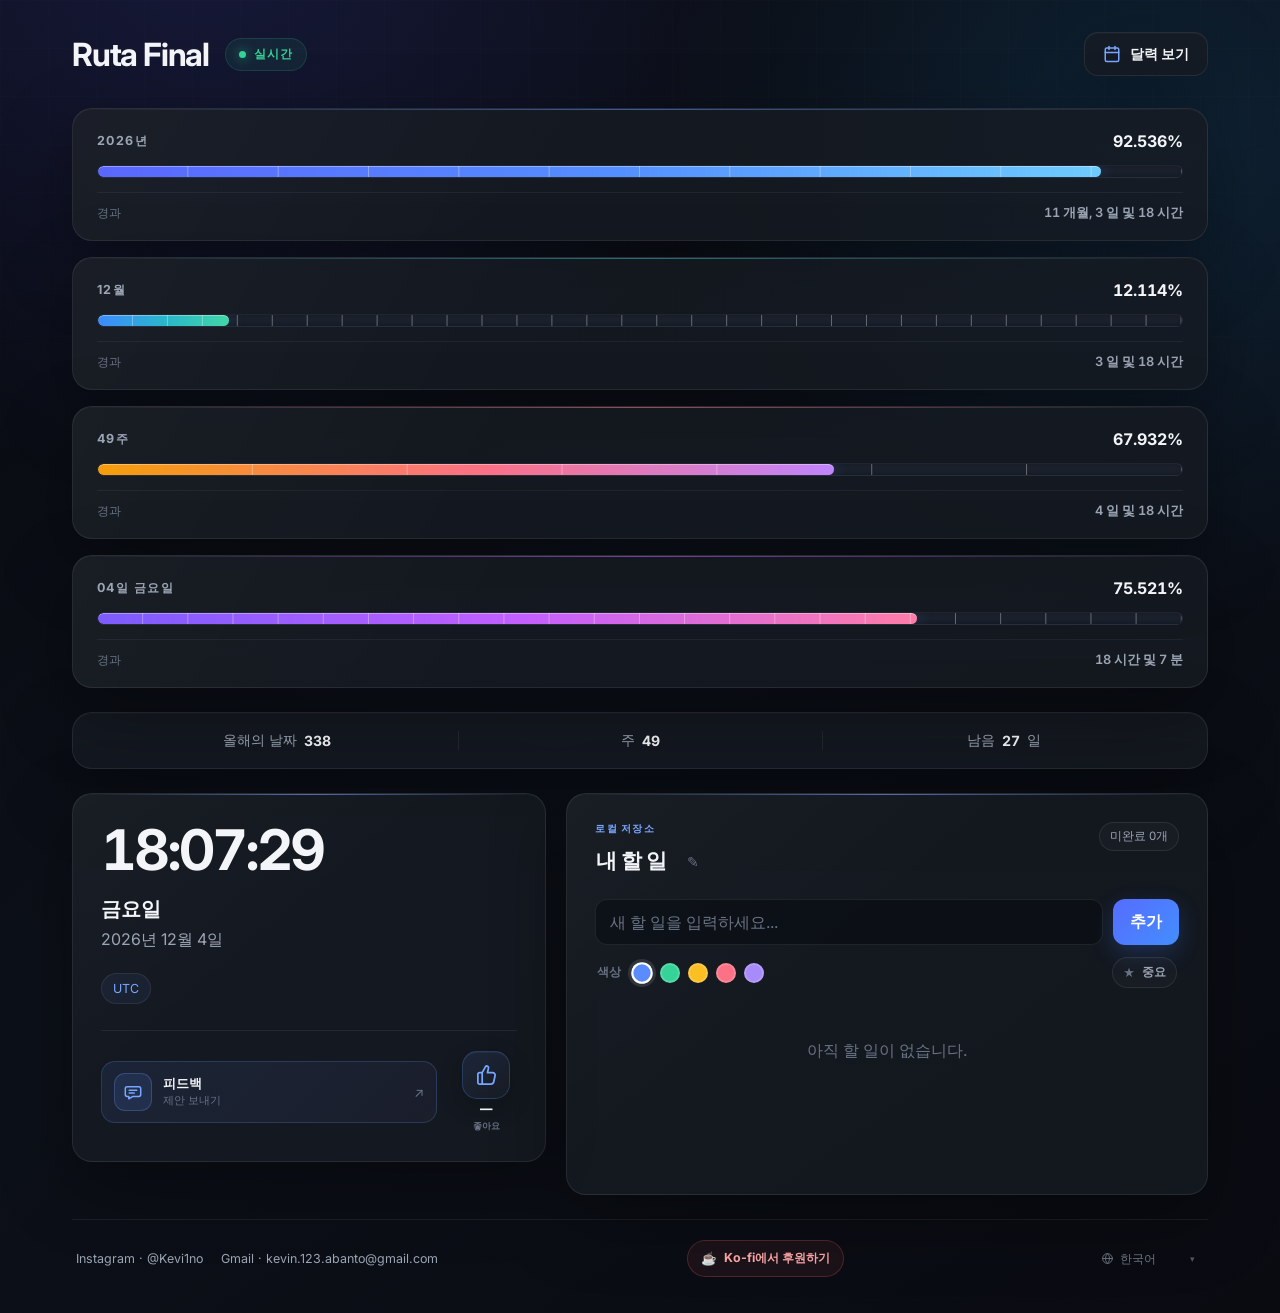
<file: ko/index.html>
<!DOCTYPE html>
<html lang="ko-KR" dir="ltr" data-locale-code="ko" data-build="standalone-v14-i18n">
<head>
    <meta charset="UTF-8">

    <meta
        name="viewport"
        content="width=device-width, initial-scale=1.0"
    >

    <!-- SEO principal: traducir estos metadatos en cada versión de idioma -->
    <title>연간·월간·주간·일간 진행률 | RutaFinal</title>

    <meta
        name="description"
        content="연간, 월간, 주간, 일간 시간이 얼마나 지났고 얼마나 남았는지 실시간으로 확인하세요. 할 일을 정리하고 날짜별 메모를 추가할 수 있습니다."
    >

    <meta
        name="robots"
        content="index, follow, max-image-preview:large, max-snippet:-1, max-video-preview:-1"
    >

    <link rel="canonical" href="https://big-strategy.com/ko/">

    <link rel="alternate" hreflang="es" href="https://big-strategy.com/">
    <link rel="alternate" hreflang="en" href="https://big-strategy.com/en/">
    <link rel="alternate" hreflang="pt-BR" href="https://big-strategy.com/pt/">
    <link rel="alternate" hreflang="zh-Hans" href="https://big-strategy.com/zh/">
    <link rel="alternate" hreflang="ja" href="https://big-strategy.com/ja/">
    <link rel="alternate" hreflang="ko" href="https://big-strategy.com/ko/">
    <link rel="alternate" hreflang="de" href="https://big-strategy.com/de/">
    <link rel="alternate" hreflang="fr" href="https://big-strategy.com/fr/">
    <link rel="alternate" hreflang="it" href="https://big-strategy.com/it/">
    <link rel="alternate" hreflang="hi" href="https://big-strategy.com/hi/">
    <link rel="alternate" hreflang="ar" href="https://big-strategy.com/ar/">
    <link rel="alternate" hreflang="ru" href="https://big-strategy.com/ru/">
    <link rel="alternate" hreflang="x-default" href="https://big-strategy.com/">

    <!-- Identidad visual compartida por todos los idiomas -->
    <link rel="icon" href="/favicon.ico">
    <link rel="icon" type="image/png" sizes="48x48" href="/favicon-48x48.png">
    <link rel="icon" type="image/png" sizes="32x32" href="/favicon-32x32.png">
    <link rel="icon" type="image/png" sizes="16x16" href="/favicon-16x16.png">
    <link rel="apple-touch-icon" sizes="180x180" href="/apple-touch-icon.png">
    <link rel="manifest" href="/site.webmanifest">

    <meta name="application-name" content="RutaFinal">
    <meta name="apple-mobile-web-app-title" content="RutaFinal">
    <meta name="theme-color" content="#090b11">
    <meta name="color-scheme" content="dark">

    <!-- Vista previa al compartir; el texto se localizará por idioma -->
    <meta property="og:type" content="website">
    <meta property="og:site_name" content="RutaFinal">
    <meta property="og:locale" content="ko_KR">
    <meta property="og:url" content="https://big-strategy.com/ko/">
    <meta property="og:title" content="연간·월간·주간·일간 진행률 | RutaFinal">
    <meta property="og:description" content="연간, 월간, 주간, 일간 시간이 얼마나 지났고 얼마나 남았는지 실시간으로 확인하세요. 할 일을 정리하고 날짜별 메모를 추가할 수 있습니다.">

    <meta name="twitter:card" content="summary">
    <meta name="twitter:title" content="연간·월간·주간·일간 진행률 | RutaFinal">
    <meta name="twitter:description" content="연간, 월간, 주간, 일간 시간이 얼마나 지났고 얼마나 남았는지 실시간으로 확인하세요. 할 일을 정리하고 날짜별 메모를 추가할 수 있습니다.">

    <script type="application/ld+json">
    {
        "@context": "https://schema.org",
        "@type": "WebApplication",
        "name": "RutaFinal",
        "url": "https://big-strategy.com/ko/",
        "description": "연간, 월간, 주간, 일간 시간이 얼마나 지났고 얼마나 남았는지 실시간으로 확인하세요. 할 일을 정리하고 날짜별 메모를 추가할 수 있습니다.",
        "applicationCategory": "ProductivityApplication",
        "operatingSystem": "Any",
        "browserRequirements": "Requires JavaScript",
        "inLanguage": "ko-KR",
        "isAccessibleForFree": true,
        "featureList": [
            "연간·월간·주간·일간 진행률 실시간 표시",
            "경과 시간과 남은 시간 보기",
            "개인 할 일을 기기에 저장",
            "날짜별 메모를 추가하는 연간 달력"
        ]
    }
    </script>

    

    <!-- Fuente Inter -->
    <link rel="preconnect" href="https://fonts.googleapis.com">

    <link
        rel="preconnect"
        href="https://fonts.gstatic.com"
        crossorigin
    >

    <link
        href="https://fonts.googleapis.com/css2?family=Inter:wght@300;400;500;600;700&display=swap"
        rel="stylesheet"
    >

    <!-- Estilos -->

    <!-- Estilos integrados: versión autónoma -->
    <style>
/* ==========================================
   VARIABLES
========================================== */

:root {
    --background: #090b11;
    --surface: rgba(23, 27, 35, 0.82);
    --surface-strong: #171b23;
    --surface-hover: #1d222c;

    --border: rgba(255, 255, 255, 0.08);
    --border-strong: rgba(255, 255, 255, 0.12);

    --text: #f3f5f8;
    --text-secondary: #9ca5b4;
    --text-muted: #697384;

    --primary: #5b8cff;
    --primary-soft: #79a7ff;
    --green: #36d399;

    --radius: 20px;

    --shadow:
        0 24px 70px rgba(0, 0, 0, 0.34),
        inset 0 1px 0 rgba(255, 255, 255, 0.025);
}


/* ==========================================
   RESET
========================================== */

*,
*::before,
*::after {
    margin: 0;
    padding: 0;
    box-sizing: border-box;
}

html {
    scroll-behavior: smooth;
}

button,
input {
    font: inherit;
}

button {
    border: none;
}

body {
    min-height: 100vh;

    font-family: "Inter", sans-serif;
    color: var(--text);

    background:
        radial-gradient(
            circle at 15% -10%,
            rgba(86, 92, 255, 0.18),
            transparent 34%
        ),
        radial-gradient(
            circle at 90% 10%,
            rgba(30, 166, 255, 0.12),
            transparent 30%
        ),
        linear-gradient(
            145deg,
            #090b11 0%,
            #0c1018 48%,
            #090b11 100%
        );

    -webkit-font-smoothing: antialiased;
    text-rendering: optimizeLegibility;
}

body::before {
    content: "";

    position: fixed;
    inset: 0;

    pointer-events: none;

    background-image:
        linear-gradient(
            rgba(255, 255, 255, 0.012) 1px,
            transparent 1px
        ),
        linear-gradient(
            90deg,
            rgba(255, 255, 255, 0.012) 1px,
            transparent 1px
        );

    background-size: 48px 48px;

    mask-image:
        linear-gradient(
            to bottom,
            black,
            transparent 85%
        );
}


/* ==========================================
   APP
========================================== */

.app {
    position: relative;
    z-index: 1;

    width: min(1200px, 100%);
    margin: 0 auto;
    padding: 32px;
}


/* ==========================================
   HEADER
========================================== */

.header {
    display: flex;
    align-items: center;
    justify-content: space-between;

    margin-bottom: 32px;
}

.logo {
    display: flex;
    align-items: center;
    gap: 16px;
}

.logo h1 {
    font-size: clamp(1.6rem, 3vw, 2rem);
    font-weight: 700;
    letter-spacing: -1.2px;
}

.live-badge {
    display: flex;
    align-items: center;
    gap: 8px;

    padding: 8px 13px;

    border: 1px solid rgba(54, 211, 153, 0.16);
    border-radius: 999px;

    background: rgba(54, 211, 153, 0.08);
    color: var(--green);

    font-size: 0.72rem;
    font-weight: 700;
    letter-spacing: 0.08em;
}

.live-dot {
    width: 7px;
    height: 7px;

    border-radius: 50%;
    background: var(--green);

    box-shadow: 0 0 12px rgba(54, 211, 153, 0.75);

    animation: pulse 2s infinite;
}

.settings-button,
.calendar-view-button {
    display: inline-flex;
    align-items: center;
    gap: 9px;

    padding: 0 18px;
    height: 44px;

    border: 1px solid var(--border);
    border-radius: 14px;

    cursor: pointer;

    background: var(--surface);
    color: var(--text);

    font-size: 0.88rem;
    font-weight: 600;
    letter-spacing: -0.01em;

    box-shadow: var(--shadow);

    transition:
        transform 180ms ease,
        background 180ms ease,
        border-color 180ms ease,
        box-shadow 180ms ease;
}

.settings-button:hover,
.calendar-view-button:hover {
    transform: translateY(-2px);

    background: var(--surface-hover);
    border-color: rgba(91, 140, 255, 0.45);
    box-shadow:
        0 10px 24px rgba(0, 0, 0, 0.35),
        0 0 16px rgba(91, 140, 255, 0.18);
}

.calendar-view-button:active {
    transform: translateY(0);
}

.calendar-view-button:focus-visible {
    outline: 3px solid rgba(121, 167, 255, 0.48);
    outline-offset: 3px;
}

.calendar-view-btn-icon {
    display: flex;
    align-items: center;
    justify-content: center;
    color: var(--primary-soft);
    flex-shrink: 0;
}

.calendar-view-btn-icon svg {
    width: 18px;
    height: 18px;
    stroke: currentColor;
}

.calendar-view-btn-text {
    white-space: nowrap;
}

/* ==========================================
   CALENDAR MODAL - MINIMALIST 4x3
========================================== */

.calendar-modal {
    position: fixed;
    inset: 0;
    z-index: 1000;

    display: flex;
    align-items: center;
    justify-content: center;

    padding: 16px;

    opacity: 0;
    visibility: hidden;
    pointer-events: none;

    transition:
        opacity 220ms ease,
        visibility 220ms ease;
}

.calendar-modal.is-open {
    opacity: 1;
    visibility: visible;
    pointer-events: auto;
}

.calendar-modal-backdrop {
    position: absolute;
    inset: 0;

    background: rgba(4, 6, 12, 0.85);
    backdrop-filter: blur(14px);
    -webkit-backdrop-filter: blur(14px);
}

.calendar-modal-dialog {
    position: relative;
    z-index: 1;

    display: flex;
    flex-direction: column;

    width: min(1560px, 96vw);
    max-height: 94vh;

    border: 1px solid var(--border-strong);
    border-radius: var(--radius);

    background:
        radial-gradient(
            circle at 10% 0%,
            rgba(255, 122, 112, 0.08),
            transparent 35%
        ),
        radial-gradient(
            circle at 90% 10%,
            rgba(91, 140, 255, 0.08),
            transparent 35%
        ),
        linear-gradient(
            165deg,
            #11151f 0%,
            #0b0e15 100%
        );

    box-shadow:
        0 32px 80px rgba(0, 0, 0, 0.7),
        0 0 0 1px rgba(255, 255, 255, 0.06);

    transform: scale(0.96) translateY(12px);
    transition: transform 240ms cubic-bezier(0.16, 1, 0.3, 1);
    overflow: hidden;
}

.calendar-modal.is-open .calendar-modal-dialog {
    transform: scale(1) translateY(0);
}

/* Header */
.calendar-modal-header {
    display: flex;
    align-items: center;
    justify-content: space-between;
    gap: 16px;

    padding: 16px 24px 12px;
    border-bottom: 1px solid rgba(255, 255, 255, 0.06);
}

.calendar-modal-title {
    display: flex;
    align-items: baseline;
    gap: 8px;

    font-size: clamp(1.3rem, 2.6vw, 1.75rem);
    font-weight: 700;
    letter-spacing: -0.02em;
    line-height: 1;
}

.calendar-title-year {
    color: #ff7a70;
    font-weight: 800;
}

.calendar-title-name {
    color: var(--text);
}

.calendar-modal-close {
    display: grid;
    place-items: center;

    width: 36px;
    height: 36px;

    border: 1px solid var(--border);
    border-radius: 10px;

    cursor: pointer;

    background: var(--surface);
    color: var(--text-secondary);

    font-size: 1.05rem;

    transition:
        transform 180ms ease,
        background 180ms ease,
        color 180ms ease,
        border-color 180ms ease;
}

.calendar-modal-close:hover {
    transform: scale(1.08);
    background: rgba(239, 68, 68, 0.16);
    color: #f87171;
    border-color: rgba(239, 68, 68, 0.4);
}

.calendar-modal-close:focus-visible {
    outline: 3px solid rgba(239, 68, 68, 0.4);
    outline-offset: 2px;
}

/* Modal Body */
.calendar-modal-body {
    padding: 14px 20px 16px;
    overflow-y: auto;
    overscroll-behavior: contain;
    display: flex;
    flex-direction: column;
    gap: 14px;
}

.calendar-modal-body::-webkit-scrollbar {
    width: 6px;
}

.calendar-modal-body::-webkit-scrollbar-track {
    background: rgba(255, 255, 255, 0.02);
}

.calendar-modal-body::-webkit-scrollbar-thumb {
    background: rgba(255, 255, 255, 0.14);
    border-radius: 999px;
}

/* 12 Months Grid: Desktop 6 columns x 2 rows (Enero - Junio / Julio - Diciembre) */
.calendar-months-grid {
    display: grid;
    grid-template-columns: repeat(6, 1fr);
    grid-template-rows: repeat(2, auto);
    gap: 14px 18px;
    width: 100%;
}

.month-card {
    display: flex;
    flex-direction: column;
    padding: 4px 6px 8px;
    background: transparent;
    border-radius: 10px;
    transition: background 160ms ease;
}

.month-card:hover {
    background: rgba(255, 255, 255, 0.02);
}

.month-card-header {
    display: flex;
    align-items: center;
    justify-content: flex-start;
    margin-bottom: 6px;
}

.month-name {
    font-size: 0.88rem;
    font-weight: 700;
    color: var(--text);
    text-transform: capitalize;
    letter-spacing: -0.01em;
}

/* Weekday header row */
.month-weekdays {
    display: grid;
    grid-template-columns: repeat(7, 1fr);
    gap: 1px;
    margin-bottom: 4px;
}

.month-weekday {
    text-align: center;
    font-size: 0.62rem;
    font-weight: 600;
    color: var(--text-muted);
    text-transform: capitalize;
}

/* Days grid */
.month-days-grid {
    display: grid;
    grid-template-columns: repeat(7, 1fr);
    gap: 2px 1px;
}

.day-cell {
    position: relative;
    aspect-ratio: 1 / 1;

    display: flex;
    align-items: center;
    justify-content: center;

    border-radius: 5px;
    font-size: 0.72rem;
    font-weight: 500;
    font-variant-numeric: tabular-nums;
    color: var(--text);
    border: 1px solid transparent;

    transition: transform 120ms ease, background 120ms ease, border-color 120ms ease;
}

.day-cell.is-empty {
    pointer-events: none;
    background: transparent;
}

.day-cell .day-number {
    position: relative;
    z-index: 1;
    line-height: 1;
}

/* Clickable Day (Hoy y fechas futuras) */
.day-cell.is-clickable {
    cursor: pointer;
}

.day-cell.is-clickable:hover {
    background: rgba(255, 255, 255, 0.08);
    transform: scale(1.16);
    z-index: 4;
}

.day-cell.is-clickable:focus-visible {
    outline: 2px solid #5b8cff;
    outline-offset: 1px;
    z-index: 4;
}

/* Day with Note: Star indicator without covering number */
.day-cell.has-note {
    border-color: rgba(245, 158, 11, 0.35);
}

.day-cell.has-note:not(.is-today) {
    background: rgba(245, 158, 11, 0.08);
}

.day-note-star {
    position: absolute;
    top: 1px;
    right: 2px;
    z-index: 3;
    font-size: 0.52rem;
    color: #fbbf24;
    line-height: 1;
    pointer-events: none;
    text-shadow: 0 0 4px rgba(251, 191, 36, 0.7);
}

/* Past Day (Con X roja y número claramente visible) */
.day-cell.is-past {
    color: var(--text);
}

.day-cell.is-past .day-number {
    color: #f3f5f8;
    font-weight: 600;
}

.day-cell.is-past .day-x-mark {
    position: absolute;
    inset: 0;
    z-index: 2;
    display: flex;
    align-items: center;
    justify-content: center;
    color: #ef4444;
    font-size: 0.92em;
    font-weight: 700;
    line-height: 1;
    pointer-events: none;
    opacity: 0.88;
}

.day-cell.is-past:hover {
    background: rgba(239, 68, 68, 0.18);
    transform: scale(1.18);
    z-index: 5;
}

/* Today (Highlighted) */
.day-cell.is-today {
    background: #5b8cff;
    border-radius: 50%;
    color: #ffffff;
    font-weight: 700;
    box-shadow: 0 0 8px rgba(91, 140, 255, 0.65);
    z-index: 3;
}

.day-cell.is-today .day-number {
    color: #ffffff;
}

.day-cell.is-today:hover {
    transform: scale(1.22);
    z-index: 5;
}

/* Future Day */
.day-cell.is-future {
    color: var(--text-secondary);
}

.day-cell.is-future:hover {
    background: rgba(255, 255, 255, 0.08);
    color: var(--text);
    transform: scale(1.18);
    z-index: 5;
}

/* Bottom Stats & Legend */
.calendar-modal-bottom {
    display: flex;
    align-items: center;
    justify-content: space-between;
    flex-wrap: wrap;
    gap: 12px 16px;

    padding-top: 14px;
    border-top: 1px solid rgba(255, 255, 255, 0.08);
}

.calendar-modal-stats {
    display: flex;
    align-items: center;
    gap: 10px;
    flex-wrap: wrap;
}

.calendar-stat-pill {
    display: inline-flex;
    align-items: center;
    gap: 8px;

    padding: 7px 14px;

    border: 1px solid var(--border);
    border-radius: 12px;

    background: var(--surface);
    font-size: 0.8rem;
    transition: transform 140ms ease, background 140ms ease;
}

.calendar-stat-pill.is-elapsed {
    border-color: rgba(239, 68, 68, 0.28);
    background: rgba(239, 68, 68, 0.08);
}

.calendar-stat-pill.is-today {
    border-color: rgba(91, 140, 255, 0.35);
    background: rgba(91, 140, 255, 0.1);
}

.calendar-stat-pill.is-remaining {
    border-color: rgba(54, 211, 153, 0.28);
    background: rgba(54, 211, 153, 0.08);
}

.calendar-stat-label {
    display: inline-flex;
    align-items: center;
    gap: 6px;
    color: var(--text-secondary);
    font-weight: 600;
}

.calendar-stat-dot {
    display: inline-block;
    width: 6px;
    height: 6px;
    border-radius: 50%;
    flex-shrink: 0;
}

.calendar-stat-pill.is-elapsed .calendar-stat-dot {
    background: #ef4444;
    box-shadow: 0 0 6px #ef4444;
}

.calendar-stat-pill.is-today .calendar-stat-dot {
    background: #5b8cff;
    box-shadow: 0 0 6px #5b8cff;
}

.calendar-stat-pill.is-remaining .calendar-stat-dot {
    background: #36d399;
    box-shadow: 0 0 6px #36d399;
}

.calendar-stat-values {
    display: inline-flex;
    align-items: baseline;
    gap: 5px;
}

.calendar-stat-val {
    color: var(--text);
    font-weight: 700;
    font-variant-numeric: tabular-nums;
}

.calendar-stat-pill.is-elapsed .calendar-stat-val {
    color: #fca5a5;
}

.calendar-stat-pill.is-today .calendar-stat-val {
    color: #93c5fd;
}

.calendar-stat-pill.is-remaining .calendar-stat-val {
    color: #6ee7b7;
}

.calendar-stat-percent {
    color: var(--text-muted);
    font-size: 0.74rem;
    font-weight: 500;
}

/* Legend */
.calendar-legend {
    display: inline-flex;
    align-items: center;
    gap: 16px;
    flex-wrap: wrap;
    font-size: 0.76rem;
    color: var(--text-secondary);
}

.calendar-legend-item {
    display: inline-flex;
    align-items: center;
    gap: 6px;
}

.legend-bullet {
    display: inline-flex;
    align-items: center;
    justify-content: center;
    width: 16px;
    height: 16px;
    border-radius: 4px;
    font-size: 0.68rem;
    font-weight: 800;
}

.legend-bullet.is-past {
    color: #ef4444;
    background: rgba(239, 68, 68, 0.16);
    border: 1px solid rgba(239, 68, 68, 0.35);
}

.legend-bullet.is-today {
    background: #5b8cff;
    border-radius: 50%;
    color: #ffffff;
    box-shadow: 0 0 6px rgba(91, 140, 255, 0.6);
}

.legend-bullet.is-remaining {
    background: rgba(255, 255, 255, 0.06);
    border: 1px solid rgba(255, 255, 255, 0.12);
    color: var(--text-muted);
}

.legend-bullet.is-note {
    background: rgba(245, 158, 11, 0.16);
    border: 1px solid rgba(245, 158, 11, 0.4);
    color: #fbbf24;
}

/* Responsive: Mobile & Tablet (3 columnas de meses y cuadros inferiores adaptados) */
@media (max-width: 960px) {
    .calendar-modal {
        padding: 8px;
    }

    .calendar-modal-dialog {
        width: 100%;
        max-height: 98vh;
        border-radius: 14px;
    }

    .calendar-modal-header {
        padding: 10px 14px 8px;
    }

    .calendar-modal-title {
        font-size: 1.15rem;
    }

    .calendar-modal-close {
        width: 32px;
        height: 32px;
        font-size: 0.95rem;
    }

    .calendar-modal-body {
        padding: 10px 12px 12px;
        gap: 10px;
    }

    /* 3 columnas x 4 filas en celular y tablet */
    .calendar-months-grid {
        grid-template-columns: repeat(3, 1fr);
        grid-template-rows: repeat(4, auto);
        gap: 8px 10px;
    }

    .month-card {
        padding: 3px 4px 6px;
    }

    .month-card-header {
        margin-bottom: 4px;
    }

    .month-name {
        font-size: 0.78rem;
    }

    .month-weekdays {
        gap: 1px;
        margin-bottom: 2px;
    }

    .month-weekday {
        font-size: 0.58rem;
    }

    .month-days-grid {
        gap: 2px 1px;
    }

    .day-cell {
        font-size: 0.68rem;
        border-radius: 4px;
    }

    .day-cell.is-past .day-x-mark {
        font-size: 0.92em;
    }

    .day-note-star {
        top: 1px;
        right: 1px;
        font-size: 0.46rem;
    }

    /* Cuadros finales de información: 100% responsive para celular */
    .calendar-modal-bottom {
        display: flex;
        flex-direction: column;
        gap: 8px;
        padding-top: 10px;
        border-top: 1px solid rgba(255, 255, 255, 0.08);
        width: 100%;
    }

    .calendar-modal-stats {
        display: grid;
        grid-template-columns: repeat(3, 1fr);
        gap: 6px;
        width: 100%;
    }

    .calendar-stat-pill {
        display: flex;
        flex-direction: column;
        align-items: center;
        justify-content: center;
        text-align: center;
        padding: 7px 4px 6px;
        border-radius: 10px;
        gap: 3px;
        min-width: 0;
        width: 100%;
    }

    .calendar-stat-label {
        font-size: 0.62rem;
        font-weight: 600;
        text-transform: uppercase;
        letter-spacing: 0.02em;
        gap: 4px;
        white-space: nowrap;
        overflow: hidden;
        text-overflow: ellipsis;
        max-width: 100%;
    }

    .calendar-stat-dot {
        width: 5px;
        height: 5px;
    }

    .calendar-stat-values {
        display: flex;
        align-items: baseline;
        justify-content: center;
        gap: 3px;
        flex-wrap: wrap;
    }

    .calendar-stat-val {
        font-size: 0.88rem;
        font-weight: 800;
        line-height: 1.1;
    }

    .calendar-stat-percent {
        font-size: 0.62rem;
        line-height: 1;
    }

    .calendar-legend {
        display: flex;
        align-items: center;
        justify-content: center;
        flex-wrap: wrap;
        gap: 6px 12px;
        padding: 6px 8px;
        border-radius: 10px;
        background: rgba(255, 255, 255, 0.03);
        border: 1px solid rgba(255, 255, 255, 0.05);
        font-size: 0.66rem;
        width: 100%;
    }

    .legend-bullet {
        width: 13px;
        height: 13px;
        font-size: 0.6rem;
    }
}

@media (max-width: 480px) {
    .calendar-months-grid {
        gap: 6px 6px;
    }

    .month-name {
        font-size: 0.72rem;
    }

    .month-weekday {
        font-size: 0.52rem;
    }

    .day-cell {
        font-size: 0.62rem;
    }

    .day-note-star {
        top: 0px;
        right: 1px;
        font-size: 0.42rem;
    }

    .calendar-modal-stats {
        gap: 4px;
    }

    .calendar-stat-pill {
        padding: 6px 2px 5px;
    }

    .calendar-stat-label {
        font-size: 0.58rem;
        gap: 3px;
    }

    .calendar-stat-val {
        font-size: 0.82rem;
    }

    .calendar-stat-percent {
        font-size: 0.58rem;
    }

    .calendar-legend {
        font-size: 0.62rem;
        gap: 4px 8px;
        padding: 4px 6px;
    }
}

/* ==========================================
   CALENDAR NOTE MODAL
========================================== */

.calendar-note-modal {
    position: fixed;
    inset: 0;
    z-index: 1050;

    display: flex;
    align-items: center;
    justify-content: center;

    padding: 16px;

    opacity: 0;
    visibility: hidden;
    pointer-events: none;

    transition:
        opacity 200ms ease,
        visibility 200ms ease;
}

.calendar-note-modal.is-open {
    opacity: 1;
    visibility: visible;
    pointer-events: auto;
}

.calendar-note-backdrop {
    position: absolute;
    inset: 0;

    background: rgba(4, 6, 12, 0.78);
    backdrop-filter: blur(8px);
    -webkit-backdrop-filter: blur(8px);
}

.calendar-note-dialog {
    position: relative;
    z-index: 1;

    width: min(440px, 100%);

    border: 1px solid var(--border-strong);
    border-radius: 18px;

    background:
        radial-gradient(
            circle at 10% 0%,
            rgba(245, 158, 11, 0.08),
            transparent 40%
        ),
        linear-gradient(
            165deg,
            #171c28 0%,
            #0e121a 100%
        );

    box-shadow:
        0 24px 60px rgba(0, 0, 0, 0.75),
        0 0 0 1px rgba(255, 255, 255, 0.06);

    transform: scale(0.95) translateY(8px);
    transition: transform 200ms cubic-bezier(0.16, 1, 0.3, 1);
    overflow: hidden;
}

.calendar-note-modal.is-open .calendar-note-dialog {
    transform: scale(1) translateY(0);
}

.calendar-note-header {
    display: flex;
    align-items: center;
    justify-content: space-between;
    gap: 12px;

    padding: 16px 20px 12px;
    border-bottom: 1px solid rgba(255, 255, 255, 0.06);
}

.calendar-note-header-info {
    display: flex;
    align-items: center;
    gap: 8px;
}

.calendar-note-icon {
    display: grid;
    place-items: center;
    width: 28px;
    height: 28px;
    border-radius: 8px;
    background: rgba(245, 158, 11, 0.15);
    border: 1px solid rgba(245, 158, 11, 0.35);
    color: #fbbf24;
    font-size: 0.9rem;
}

.calendar-note-title {
    font-size: 1.05rem;
    font-weight: 700;
    color: var(--text);
    letter-spacing: -0.01em;
}

.calendar-note-close {
    display: grid;
    place-items: center;
    width: 32px;
    height: 32px;
    border: 1px solid var(--border);
    border-radius: 8px;
    cursor: pointer;
    background: var(--surface);
    color: var(--text-secondary);
    font-size: 0.95rem;
    transition:
        transform 160ms ease,
        background 160ms ease,
        color 160ms ease,
        border-color 160ms ease;
}

.calendar-note-close:hover {
    transform: scale(1.08);
    background: rgba(239, 68, 68, 0.16);
    color: #f87171;
    border-color: rgba(239, 68, 68, 0.4);
}

.calendar-note-close:focus-visible {
    outline: 3px solid rgba(239, 68, 68, 0.4);
    outline-offset: 2px;
}

.calendar-note-form {
    display: flex;
    flex-direction: column;
    gap: 12px;
    padding: 16px 20px 20px;
}

.calendar-note-date-display {
    font-size: 0.82rem;
    font-weight: 600;
    color: #93c5fd;
    text-transform: capitalize;
}

.calendar-note-input {
    width: 100%;
    min-height: 100px;
    padding: 12px 14px;
    border-radius: 12px;
    border: 1px solid var(--border);
    background: rgba(255, 255, 255, 0.03);
    color: var(--text);
    font-family: inherit;
    font-size: 0.88rem;
    line-height: 1.5;
    resize: vertical;
    transition: border-color 160ms ease, background 160ms ease, box-shadow 160ms ease;
}

.calendar-note-input::placeholder {
    color: var(--text-muted);
}

.calendar-note-input:focus {
    outline: none;
    border-color: rgba(91, 140, 255, 0.55);
    background: rgba(255, 255, 255, 0.05);
    box-shadow: 0 0 0 3px rgba(91, 140, 255, 0.18);
}

.calendar-note-actions {
    display: flex;
    align-items: center;
    justify-content: flex-end;
    gap: 10px;
    margin-top: 4px;
}

.calendar-note-save-btn {
    display: inline-flex;
    align-items: center;
    justify-content: center;
    padding: 8px 18px;
    border: none;
    border-radius: 10px;
    background: linear-gradient(135deg, #3b82f6 0%, #2563eb 100%);
    color: #ffffff;
    font-family: inherit;
    font-size: 0.84rem;
    font-weight: 600;
    cursor: pointer;
    box-shadow: 0 4px 12px rgba(37, 99, 235, 0.35);
    transition: transform 160ms ease, box-shadow 160ms ease, filter 160ms ease;
}

.calendar-note-save-btn:hover {
    transform: translateY(-1px);
    filter: brightness(1.1);
    box-shadow: 0 6px 16px rgba(37, 99, 235, 0.45);
}

.calendar-note-save-btn:active {
    transform: translateY(0);
}

.calendar-note-delete-btn {
    display: inline-flex;
    align-items: center;
    justify-content: center;
    padding: 8px 14px;
    border: 1px solid rgba(239, 68, 68, 0.3);
    border-radius: 10px;
    background: rgba(239, 68, 68, 0.1);
    color: #fca5a5;
    font-family: inherit;
    font-size: 0.84rem;
    font-weight: 600;
    cursor: pointer;
    transition: transform 160ms ease, background 160ms ease, border-color 160ms ease;
}

.calendar-note-delete-btn:hover {
    transform: translateY(-1px);
    background: rgba(239, 68, 68, 0.2);
    border-color: rgba(239, 68, 68, 0.5);
    color: #f87171;
}

.calendar-note-delete-btn:active {
    transform: translateY(0);
}


/* ==========================================
   PROGRESS
========================================== */

.progress-panel {
    display: flex;
    flex-direction: column;
    gap: 16px;
}

.progress-card {
    --bar-start: #5a67ff;
    --bar-middle: #548fff;
    --bar-end: #6ecbff;

    position: relative;
    overflow: hidden;

    cursor: pointer;
    outline: none;

    padding: 22px 24px 18px;

    border: 1px solid var(--border);
    border-radius: var(--radius);

    background:
        linear-gradient(
            120deg,
            rgba(255, 255, 255, 0.025),
            transparent 38%
        ),
        var(--surface);

    box-shadow: var(--shadow);

    transition:
        transform 200ms ease,
        border-color 200ms ease,
        background 200ms ease;
}

.progress-card:focus-visible {
    border-color: rgba(121, 167, 255, 0.68);

    box-shadow:
        0 0 0 3px rgba(91, 140, 255, 0.14),
        var(--shadow);
}

.progress-card > .progress-info,
.progress-card > .progress-bar,
.progress-card > .progress-detail {
    will-change: transform, opacity, filter;
}

.progress-card.is-switching > .progress-info,
.progress-card.is-switching > .progress-bar,
.progress-card.is-switching > .progress-detail {
    animation:
        progress-out-left 170ms ease-in forwards;
}

.progress-card.is-entering > .progress-info,
.progress-card.is-entering > .progress-bar,
.progress-card.is-entering > .progress-detail {
    animation:
        progress-in-right 260ms cubic-bezier(0.22, 1, 0.36, 1) both;
}

.progress-card.is-remaining {
    background:
        linear-gradient(
            120deg,
            rgba(91, 140, 255, 0.075),
            transparent 42%
        ),
        var(--surface);
}

.progress-card:nth-child(2) {
    --bar-start: #3d8bfd;
    --bar-middle: #2ab7ca;
    --bar-end: #41d7a7;
}

.progress-card:nth-child(3) {
    --bar-start: #f59e0b;
    --bar-middle: #fb7185;
    --bar-end: #c084fc;
}

.progress-card:nth-child(4) {
    --bar-start: #7c5cff;
    --bar-middle: #c35fff;
    --bar-end: #ff7ca8;
}

.progress-card::before {
    content: "";

    position: absolute;
    top: 0;
    left: 24px;
    right: 24px;

    height: 1px;

    background:
        linear-gradient(
            90deg,
            transparent,
            var(--bar-middle),
            transparent
        );

    opacity: 0.55;
}

.progress-card:hover {
    transform: translateY(-2px);

    border-color: var(--border-strong);

    background:
        linear-gradient(
            120deg,
            rgba(255, 255, 255, 0.04),
            transparent 42%
        ),
        var(--surface-hover);
}

.progress-info {
    display: flex;
    align-items: center;
    justify-content: space-between;
    gap: 20px;

    margin-bottom: 14px;
}

.progress-title {
    color: var(--text-secondary);

    font-size: 0.78rem;
    font-weight: 700;
    letter-spacing: 0.12em;
}

.progress-value {
    color: var(--text);

    font-size: 1rem;
    font-weight: 700;
    font-variant-numeric: tabular-nums;
}

.progress-bar {
    --segments: 12;

    position: relative;

    width: 100%;
    height: 13px;

    overflow: hidden;

    border: 1px solid rgba(255, 255, 255, 0.035);
    border-radius: 999px;

    background:
        linear-gradient(
            180deg,
            #202734,
            #171d27
        );

    box-shadow:
        inset 0 2px 5px rgba(0, 0, 0, 0.3);
}
.progress-bar::after {
    content: "";

    position: absolute;
    inset: 0;

    pointer-events: none;
    border-radius: inherit;

    background-image:
        linear-gradient(
            to right,
            transparent calc(100% - 1px),
            rgba(255, 255, 255, 0.45) calc(100% - 1px)
        );

    background-size: calc(100% / var(--segments)) 100%;
    background-repeat: repeat-x;

    opacity: 0.75;
}
.progress-fill {
    position: relative;

    width: 0%;
    height: 100%;

    overflow: hidden;

    border-radius: inherit;

    background:
        linear-gradient(
            90deg,
            var(--bar-start) 0%,
            var(--bar-middle) 52%,
            var(--bar-end) 100%
        );

    box-shadow:
        0 0 18px rgba(79, 140, 255, 0.3),
        inset 0 1px 0 rgba(255, 255, 255, 0.35);

    transition: width 800ms cubic-bezier(0.22, 1, 0.36, 1);
}

.progress-card.is-remaining .progress-fill {
    margin-left: auto;

    background:
        linear-gradient(
            270deg,
            var(--bar-start) 0%,
            var(--bar-middle) 52%,
            var(--bar-end) 100%
        );
}

.progress-fill::after {
    content: "";

    position: absolute;
    inset: 0;

    background:
        linear-gradient(
            110deg,
            transparent 10%,
            rgba(255, 255, 255, 0.2) 45%,
            transparent 70%
        );

    transform: translateX(-80%);
}

.progress-detail {
    display: flex;
    align-items: center;
    justify-content: space-between;
    gap: 20px;

    margin-top: 14px;
    padding-top: 12px;

    border-top: 1px solid rgba(255, 255, 255, 0.055);

    color: var(--text-muted);

    font-size: 0.78rem;
}

.progress-detail strong {
    color: var(--text-secondary);

    font-size: 0.8rem;
    font-weight: 600;
    font-variant-numeric: tabular-nums;
}


/* ==========================================
   STATUS
========================================== */

.status-card {
    display: grid;
    grid-template-columns: repeat(3, 1fr);

    margin: 24px 0;
    padding: 18px 22px;

    border: 1px solid var(--border);
    border-radius: var(--radius);

    background: var(--surface);

    color: var(--text-secondary);

    box-shadow: var(--shadow);
}

.status-card span {
    display: flex;
    align-items: center;
    justify-content: center;
    gap: 7px;

    min-width: 0;

    font-size: 0.88rem;
}

.status-card span + span {
    border-left: 1px solid rgba(255, 255, 255, 0.07);
}

.status-card strong {
    color: var(--text);
    font-variant-numeric: tabular-nums;
}


/* ==========================================
   BOTTOM
========================================== */

.bottom-grid {
    display: grid;
    grid-template-columns:
        minmax(280px, 0.85fr)
        minmax(360px, 1.15fr);

    gap: 20px;
}

.clock-card,
.tasks-card {
    position: relative;
    overflow: hidden;

    min-height: 310px;
    padding: 28px;

    border: 1px solid var(--border);
    border-radius: var(--radius);

    background:
        linear-gradient(
            140deg,
            rgba(255, 255, 255, 0.025),
            transparent 42%
        ),
        var(--surface);

    box-shadow: var(--shadow);
}

.clock-card::before,
.tasks-card::before {
    content: "";

    position: absolute;
    top: 0;
    left: 26px;
    right: 26px;

    height: 1px;

    background:
        linear-gradient(
            90deg,
            transparent,
            rgba(116, 156, 255, 0.62),
            transparent
        );
}


/* ==========================================
   CLOCK
========================================== */

.clock-card {
    display: flex;
    flex-direction: column;
    justify-content: center;
}

.clock {
    margin-bottom: 18px;

    font-size: clamp(2.5rem, 5vw, 3.5rem);
    font-weight: 700;
    letter-spacing: -3px;
    line-height: 1;

    font-variant-numeric: tabular-nums;
}

.day-name {
    margin-bottom: 6px;

    font-size: 1.25rem;
    font-weight: 600;
    text-transform: capitalize;
}

.full-date {
    margin-bottom: 22px;

    color: var(--text-secondary);
    text-transform: capitalize;
}

.timezone {
    align-self: flex-start;

    display: inline-flex;
    align-items: center;

    padding: 7px 11px;

    border: 1px solid var(--border);
    border-radius: 999px;

    background: rgba(91, 140, 255, 0.08);
    color: var(--primary-soft);

    font-size: 0.78rem;
}

.engagement-panel {
    display: grid;
    grid-template-columns: minmax(0, 1fr) auto;
    align-items: center;
    gap: 18px;

    width: 100%;
    margin-top: 26px;
    padding-top: 20px;

    border-top: 1px solid rgba(255, 255, 255, 0.07);
}

.feedback-card {
    display: grid;
    grid-template-columns: 38px minmax(0, 1fr) auto;
    align-items: center;
    gap: 11px;

    min-width: 0;
    padding: 11px 12px;

    border: 1px solid rgba(121, 167, 255, 0.19);
    border-radius: 14px;

    background:
        linear-gradient(
            135deg,
            rgba(91, 140, 255, 0.1),
            rgba(167, 139, 250, 0.055)
        );

    color: var(--text);
    text-decoration: none;

    transition:
        transform 180ms ease,
        border-color 180ms ease,
        background 180ms ease,
        box-shadow 180ms ease;
}

.feedback-card:hover {
    transform: translateY(-2px);
    border-color: rgba(121, 167, 255, 0.42);
    background:
        linear-gradient(
            135deg,
            rgba(91, 140, 255, 0.16),
            rgba(167, 139, 250, 0.09)
        );
    box-shadow: 0 12px 28px rgba(0, 0, 0, 0.2);
}

.feedback-card:focus-visible,
.like-button:focus-visible {
    outline: 3px solid rgba(121, 167, 255, 0.48);
    outline-offset: 3px;
}

.feedback-card-icon {
    display: grid;
    place-items: center;

    width: 38px;
    height: 38px;

    border: 1px solid rgba(121, 167, 255, 0.24);
    border-radius: 11px;

    background: rgba(91, 140, 255, 0.12);
    color: var(--primary-soft);
}

.feedback-card-icon svg {
    width: 20px;
    height: 20px;

    fill: none;
    stroke: currentColor;
    stroke-width: 1.8;
    stroke-linecap: round;
    stroke-linejoin: round;
}

.feedback-card-copy {
    display: flex;
    flex-direction: column;
    gap: 3px;

    min-width: 0;
}

.feedback-card-copy strong {
    font-size: 0.8rem;
    line-height: 1.2;
}

.feedback-card-copy small {
    overflow: hidden;

    color: var(--text-muted);

    font-size: 0.66rem;
    line-height: 1.2;
    text-overflow: ellipsis;
    white-space: nowrap;
}

.feedback-card-arrow {
    color: var(--text-muted);

    font-size: 0.82rem;
}

.like-widget {
    display: grid;
    justify-items: center;
    gap: 3px;

    min-width: 62px;
}

.like-button {
    display: grid;
    place-items: center;

    width: 48px;
    height: 48px;

    border: 1px solid rgba(91, 140, 255, 0.25);
    border-radius: 15px;

    cursor: pointer;

    background:
        linear-gradient(
            145deg,
            rgba(91, 140, 255, 0.12),
            rgba(255, 255, 255, 0.025)
        );
    color: var(--primary-soft);

    box-shadow:
        inset 0 1px 0 rgba(255, 255, 255, 0.05),
        0 8px 24px rgba(0, 0, 0, 0.16);

    transition:
        transform 170ms ease,
        color 170ms ease,
        border-color 170ms ease,
        background 170ms ease,
        box-shadow 170ms ease;
}

.like-button:hover:not(:disabled) {
    transform: translateY(-2px) scale(1.03);
    border-color: rgba(91, 140, 255, 0.52);
}

.like-button:active:not(:disabled) {
    transform: scale(0.94);
}

.like-button.is-liked {
    border-color: rgba(91, 140, 255, 0.72);
    background:
        linear-gradient(
            145deg,
            rgba(91, 140, 255, 0.98),
            rgba(84, 111, 255, 0.88)
        );
    color: #ffffff;

    box-shadow:
        0 10px 28px rgba(76, 112, 255, 0.28),
        inset 0 1px 0 rgba(255, 255, 255, 0.25);
}

.like-button:disabled {
    cursor: wait;
    opacity: 0.62;
}

.like-icon {
    width: 23px;
    height: 23px;

    fill: none;
    stroke: currentColor;
    stroke-width: 1.8;
    stroke-linecap: round;
    stroke-linejoin: round;
}

.like-button.is-liked .like-icon {
    fill: currentColor;
}

.like-count {
    color: var(--text);

    font-size: 0.78rem;
    font-weight: 800;
    font-variant-numeric: tabular-nums;
    line-height: 1.2;
}

.like-label {
    color: var(--text-muted);

    font-size: 0.58rem;
    font-weight: 600;
}


/* ==========================================
   LOCAL TASKS
========================================== */

.tasks-header {
    display: flex;
    align-items: flex-start;
    justify-content: space-between;
    gap: 18px;

    margin-bottom: 20px;
}

.tasks-header > div {
    min-width: 0;
}

.tasks-label {
    display: block;

    margin-bottom: 7px;

    color: var(--primary-soft);

    font-size: 0.65rem;
    font-weight: 700;
    letter-spacing: 0.12em;
}

.tasks-title-row {
    display: flex;
    align-items: center;
    gap: 7px;

    min-width: 0;
}

.tasks-title {
    min-width: 40px;
    max-width: 100%;

    padding: 3px 5px;
    margin-left: -5px;

    outline: none;
    border: 1px solid transparent;
    border-radius: 8px;

    overflow: hidden;
    white-space: nowrap;

    font-size: 1.3rem;
    letter-spacing: -0.03em;

    transition:
        color 180ms ease,
        border-color 180ms ease,
        background 180ms ease,
        box-shadow 180ms ease;
}

.tasks-title:hover {
    border-color: var(--border);
    background: rgba(255, 255, 255, 0.025);
}

.tasks-title:focus {
    border-color: rgba(91, 140, 255, 0.62);
    background: rgba(8, 11, 17, 0.72);

    box-shadow:
        0 0 0 3px rgba(91, 140, 255, 0.1);
}

.edit-title-button {
    flex: 0 0 auto;

    display: grid;
    place-items: center;

    width: 27px;
    height: 27px;

    border: 1px solid transparent;
    border-radius: 8px;

    cursor: pointer;

    background: transparent;
    color: var(--text-muted);

    font-size: 0.9rem;

    transition:
        color 180ms ease,
        border-color 180ms ease,
        background 180ms ease;
}

.edit-title-button:hover {
    border-color: var(--border);
    background: rgba(255, 255, 255, 0.04);
    color: var(--primary-soft);
}

.task-count {
    flex-shrink: 0;

    padding: 6px 10px;

    border: 1px solid var(--border);
    border-radius: 999px;

    background: rgba(255, 255, 255, 0.025);
    color: var(--text-secondary);

    font-size: 0.72rem;
}

.task-form {
    display: grid;
    grid-template-columns: 1fr auto;
    gap: 10px;

    margin-bottom: 18px;
}

.task-options {
    grid-column: 1 / -1;

    display: flex;
    align-items: center;
    justify-content: space-between;
    gap: 16px;

    padding: 2px 2px 0;
}

.task-colors {
    display: flex;
    align-items: center;
    gap: 10px;

    min-width: 0;

    border: 0;
}

.task-colors legend {
    float: left;

    margin-right: 1px;

    color: var(--text-muted);

    font-size: 0.72rem;
    font-weight: 600;
}

.color-options {
    display: flex;
    align-items: center;
    gap: 8px;
}

.color-options label {
    position: relative;

    display: block;

    cursor: pointer;
}

.color-options input {
    position: absolute;

    width: 1px;
    height: 1px;

    opacity: 0;
}

.color-swatch {
    display: block;

    width: 20px;
    height: 20px;

    border: 2px solid rgba(255, 255, 255, 0.16);
    border-radius: 50%;

    transition:
        transform 160ms ease,
        border-color 160ms ease,
        box-shadow 160ms ease;
}

.color-options label:hover .color-swatch {
    transform: scale(1.12);
}

.color-options input:checked + .color-swatch {
    transform: scale(1.08);
    border-color: #ffffff;

    box-shadow:
        0 0 0 3px rgba(255, 255, 255, 0.11);
}

.color-options input:focus-visible + .color-swatch {
    outline: 2px solid var(--primary-soft);
    outline-offset: 3px;
}

.color-blue {
    background: #5b8cff;
}

.color-green {
    background: #36d399;
}

.color-amber {
    background: #fbbf24;
}

.color-red {
    background: #fb7185;
}

.color-violet {
    background: #a78bfa;
}

.important-option {
    display: inline-flex;
    align-items: center;
    gap: 7px;

    padding: 7px 10px;

    border: 1px solid var(--border);
    border-radius: 999px;

    cursor: pointer;

    background: rgba(255, 255, 255, 0.025);
    color: var(--text-secondary);

    font-size: 0.72rem;
    font-weight: 600;

    transition:
        border-color 180ms ease,
        background 180ms ease,
        color 180ms ease;
}

.important-option input {
    position: absolute;

    width: 1px;
    height: 1px;

    opacity: 0;
}

.important-icon {
    color: var(--text-muted);

    transition:
        color 180ms ease,
        filter 180ms ease;
}

.important-option:has(input:checked) {
    border-color: rgba(251, 191, 36, 0.45);
    background: rgba(251, 191, 36, 0.1);
    color: #fde68a;
}

.important-option:has(input:checked) .important-icon {
    color: #fbbf24;
    filter: drop-shadow(0 0 6px rgba(251, 191, 36, 0.55));
}

.important-option:has(input:focus-visible) {
    outline: 2px solid var(--primary-soft);
    outline-offset: 2px;
}

.task-input {
    width: 100%;
    min-width: 0;

    padding: 12px 14px;

    outline: none;

    border: 1px solid var(--border);
    border-radius: 12px;

    background: rgba(8, 11, 17, 0.55);
    color: var(--text);

    transition:
        border-color 180ms ease,
        box-shadow 180ms ease,
        background 180ms ease;
}

.task-input::placeholder {
    color: var(--text-muted);
}

.task-input:focus {
    border-color: rgba(91, 140, 255, 0.65);

    background: rgba(8, 11, 17, 0.8);

    box-shadow:
        0 0 0 4px rgba(91, 140, 255, 0.1);
}

.add-task-button {
    padding: 12px 17px;

    border-radius: 12px;

    cursor: pointer;

    background:
        linear-gradient(
            135deg,
            #566cff,
            #438eff
        );

    color: white;

    font-weight: 700;

    box-shadow:
        0 8px 22px rgba(67, 126, 255, 0.22);

    transition:
        transform 180ms ease,
        filter 180ms ease;
}

.add-task-button:hover {
    transform: translateY(-1px);
    filter: brightness(1.08);
}

.tasks-container {
    min-height: 160px;
}

.task-list {
    display: flex;
    flex-direction: column;
    gap: 9px;

    max-height: 225px;
    overflow-y: auto;

    list-style: none;

    scrollbar-width: thin;
    scrollbar-color: #30394a transparent;
}

.task-item {
    --task-accent: #5b8cff;
    --task-accent-rgb: 91, 140, 255;

    position: relative;

    display: grid;
    grid-template-columns: 28px minmax(0, 1fr) auto;
    align-items: center;
    gap: 10px;

    padding: 10px 11px;

    overflow: hidden;

    border: 1px solid rgba(var(--task-accent-rgb), 0.22);
    border-radius: 12px;

    background:
        linear-gradient(
            90deg,
            rgba(var(--task-accent-rgb), 0.14),
            rgba(var(--task-accent-rgb), 0.035) 52%,
            rgba(255, 255, 255, 0.018)
        );

    transition:
        background 180ms ease,
        border-color 180ms ease,
        transform 180ms ease;
}

.task-item::before {
    content: "";

    position: absolute;
    top: 8px;
    bottom: 8px;
    left: 0;

    width: 3px;

    border-radius: 0 999px 999px 0;
    background: var(--task-accent);

    box-shadow:
        0 0 12px rgba(var(--task-accent-rgb), 0.72);
}

.task-item[data-color="green"] {
    --task-accent: #36d399;
    --task-accent-rgb: 54, 211, 153;
}

.task-item[data-color="amber"] {
    --task-accent: #fbbf24;
    --task-accent-rgb: 251, 191, 36;
}

.task-item[data-color="red"] {
    --task-accent: #fb7185;
    --task-accent-rgb: 251, 113, 133;
}

.task-item[data-color="violet"] {
    --task-accent: #a78bfa;
    --task-accent-rgb: 167, 139, 250;
}

.task-item:hover {
    transform: translateX(2px);

    border-color: rgba(var(--task-accent-rgb), 0.42);
}

.task-item.is-important {
    border-color: rgba(251, 191, 36, 0.52);

    box-shadow:
        inset 0 0 0 1px rgba(251, 191, 36, 0.07),
        0 8px 24px rgba(0, 0, 0, 0.12);
}

.task-toggle {
    display: grid;
    place-items: center;

    width: 24px;
    height: 24px;

    border: 1px solid rgba(var(--task-accent-rgb), 0.65);
    border-radius: 8px;

    cursor: pointer;

    background: transparent;
    color: white;

    font-size: 0.8rem;
    font-weight: 700;
}

.task-content {
    display: flex;
    flex-direction: column;
    align-items: flex-start;
    gap: 4px;

    min-width: 0;
}

.task-text {
    width: 100%;
    min-width: 0;

    overflow-wrap: anywhere;

    color: var(--text);

    font-size: 0.88rem;
    line-height: 1.4;
}

.task-priority-badge {
    display: inline-flex;
    align-items: center;

    padding: 2px 6px;

    border: 1px solid rgba(251, 191, 36, 0.32);
    border-radius: 999px;

    background: rgba(251, 191, 36, 0.1);
    color: #fcd34d;

    font-size: 0.55rem;
    font-weight: 800;
    letter-spacing: 0.08em;
}

.task-actions {
    display: flex;
    align-items: center;
    gap: 3px;
}

.task-color-button,
.task-priority-button,
.task-delete {
    display: grid;
    place-items: center;

    width: 28px;
    height: 28px;

    border-radius: 8px;

    cursor: pointer;

    background: transparent;
    color: var(--text-muted);

    font-size: 1.15rem;

    transition:
        background 180ms ease,
        color 180ms ease,
        transform 180ms ease;
}

.task-color-button:hover,
.task-priority-button:hover,
.task-delete:hover {
    transform: translateY(-1px);
}

.task-color-button:hover {
    background: rgba(var(--task-accent-rgb), 0.12);
}

.task-color-dot {
    width: 12px;
    height: 12px;

    border: 2px solid rgba(255, 255, 255, 0.58);
    border-radius: 50%;

    background: var(--task-accent);
    box-shadow: 0 0 8px rgba(var(--task-accent-rgb), 0.55);
}

.task-priority-button {
    font-size: 0.9rem;
}

.task-priority-button:hover,
.task-priority-button.is-active {
    background: rgba(251, 191, 36, 0.1);
    color: #fbbf24;
}

.task-delete:hover {
    background: rgba(255, 92, 122, 0.1);
    color: #ff7690;
}

.task-item.is-complete {
    opacity: 0.58;
}

.task-item.is-complete .task-toggle {
    border-color: var(--green);
    background: var(--green);
    color: #07130e;
}

.task-item.is-complete .task-text {
    text-decoration: line-through;
}

.empty-state {
    padding: 32px 10px;

    color: var(--text-muted);

    text-align: center;
    line-height: 1.6;
}


/* ==========================================
   FOOTER
========================================== */

.site-footer {
    display: flex;
    align-items: center;
    justify-content: space-between;
    gap: 24px;

    margin-top: 24px;
    padding: 20px 4px 4px;

    border-top: 1px solid rgba(255, 255, 255, 0.07);
}

.footer-contact {
    display: flex;
    align-items: center;
    flex-wrap: wrap;
    gap: 10px 18px;
}

.footer-contact a,
.kofi-link {
    color: var(--text-secondary);

    font-size: 0.78rem;
    text-decoration: none;

    transition:
        color 180ms ease,
        border-color 180ms ease,
        background 180ms ease,
        transform 180ms ease;
}

.footer-contact a:hover {
    color: var(--primary-soft);
}

.kofi-link {
    flex: 0 0 auto;

    display: inline-flex;
    align-items: center;
    gap: 7px;

    padding: 9px 13px;

    border: 1px solid rgba(255, 107, 107, 0.24);
    border-radius: 999px;

    background: rgba(255, 107, 107, 0.07);
    color: #ffaaaa;

    font-weight: 700;
}

.kofi-link:hover {
    transform: translateY(-1px);

    border-color: rgba(255, 107, 107, 0.42);
    background: rgba(255, 107, 107, 0.12);
    color: #ffd0d0;
}


/* ==========================================
   ANIMATIONS
========================================== */

@keyframes progress-out-left {
    from {
        opacity: 1;
        transform: translateX(0);
        filter: blur(0);
    }

    to {
        opacity: 0;
        transform: translateX(-7%);
        filter: blur(2px);
    }
}

@keyframes progress-in-right {
    from {
        opacity: 0;
        transform: translateX(7%);
        filter: blur(2px);
    }

    to {
        opacity: 1;
        transform: translateX(0);
        filter: blur(0);
    }
}

@keyframes pulse {
    0%,
    100% {
        opacity: 1;
        transform: scale(1);
    }

    50% {
        opacity: 0.45;
        transform: scale(1.35);
    }
}

@media (prefers-reduced-motion: reduce) {
    .progress-card.is-switching > .progress-info,
    .progress-card.is-switching > .progress-bar,
    .progress-card.is-switching > .progress-detail,
    .progress-card.is-entering > .progress-info,
    .progress-card.is-entering > .progress-bar,
    .progress-card.is-entering > .progress-detail {
        animation-duration: 1ms;
    }
}


/* ==========================================
   RESPONSIVE
========================================== */

@media (max-width: 900px) {
    .bottom-grid {
        grid-template-columns: 1fr;
    }

    .clock-card,
    .tasks-card {
        min-height: auto;
    }
}

@media (max-width: 650px) {
    .app {
        padding: 20px 14px;
    }

    .header {
        align-items: flex-start;
    }

    .logo {
        align-items: flex-start;
        flex-direction: column;
        gap: 10px;
    }

    .progress-card {
        padding: 20px 18px 16px;
    }

    .progress-info {
        align-items: flex-start;
    }

    .status-card {
        grid-template-columns: 1fr;

        gap: 14px;
    }

    .status-card span {
        justify-content: space-between;
    }

    .status-card span + span {
        padding-top: 14px;

        border-top: 1px solid rgba(255, 255, 255, 0.07);
        border-left: none;
    }

    .task-form {
        grid-template-columns: 1fr;
    }

    .task-options {
        align-items: flex-start;
        flex-direction: column;
        gap: 12px;
    }

    .add-task-button {
        width: 100%;
    }

    .clock {
        font-size: 2.7rem;
    }

    .engagement-panel {
        gap: 12px;
    }

    .site-footer {
        align-items: flex-start;
        flex-direction: column;
        gap: 16px;
    }

    .footer-contact {
        align-items: flex-start;
        flex-direction: column;
        gap: 10px;
    }

}

@media (max-width: 390px) {
    .engagement-panel {
        grid-template-columns: minmax(0, 1fr) 54px;
    }

    .feedback-card {
        grid-template-columns: 36px minmax(0, 1fr);
    }

    .feedback-card-arrow {
        display: none;
    }
}

/* Corrección definitiva para múltiples tareas en PC */

.bottom-grid {
    align-items: start !important;
}

.tasks-card,
.tasks-container {
    height: auto !important;
    max-height: none !important;
    overflow: visible !important;
}

.task-list {
    display: grid !important;
    grid-template-columns: minmax(0, 1fr);
    grid-auto-rows: minmax(50px, auto);

    width: 100%;
    height: auto !important;
    max-height: none !important;

    overflow: visible !important;
    padding-right: 0;
}

.task-list .task-item {
    flex: none !important;

    width: 100%;
    height: auto !important;
    min-height: 50px !important;
}

    
/* ==========================================
   SELECTOR DE IDIOMA · PIE DE PÁGINA
========================================== */

.header-actions {
    display: flex;
    align-items: center;
}

.site-footer {
    flex-wrap: wrap;
}

.footer-language {
    flex: 0 0 auto;
    display: flex;
    align-items: center;
}

.language-picker {
    position: relative;
    display: inline-flex;
    align-items: center;
    height: 30px;
    min-width: 112px;
    border: 1px solid transparent;
    border-radius: 8px;
    background: transparent;
    color: var(--text-secondary);
    opacity: 0.68;
    transition:
        opacity 180ms ease,
        color 180ms ease,
        border-color 180ms ease,
        background 180ms ease;
}

.language-picker:hover {
    opacity: 1;
    color: var(--text);
    border-color: rgba(255, 255, 255, 0.09);
    background: rgba(255, 255, 255, 0.025);
}

.language-picker:focus-within {
    opacity: 1;
    outline: 2px solid rgba(121, 167, 255, 0.30);
    outline-offset: 2px;
}

.language-picker-icon {
    position: absolute;
    inset-inline-start: 8px;
    z-index: 1;
    display: inline-flex;
    pointer-events: none;
    color: currentColor;
}

.language-picker-icon svg {
    width: 13px;
    height: 13px;
}

.language-picker::after {
    content: "▾";
    position: absolute;
    inset-inline-end: 8px;
    pointer-events: none;
    color: currentColor;
    font-size: 0.58rem;
    opacity: 0.72;
}

.language-picker select {
    width: 100%;
    height: 100%;
    padding-inline: 27px 22px;
    border: 0;
    outline: 0;
    appearance: none;
    cursor: pointer;
    background: transparent;
    color: inherit;
    font: inherit;
    font-size: 0.74rem;
    font-weight: 500;
}

.language-picker option {
    background: var(--surface-strong);
    color: var(--text);
}

html[dir="rtl"] body {
    direction: rtl;
    text-align: start;
}

html[dir="rtl"] input,
html[dir="rtl"] textarea {
    text-align: right;
}

@media (max-width: 650px) {
    .footer-language {
        width: 100%;
    }
}

@media (max-width: 520px) {
    .calendar-view-btn-text {
        display: none;
    }

    .calendar-view-button {
        padding-inline: 14px;
    }
}

</style>
</head>

<body>

    <div class="app">

        <!-- ==================================
             ENCABEZADO
        =================================== -->

        <header class="header">

            <div class="logo">

                <h1>Ruta Final</h1>

                <span class="live-badge">

                    <span class="live-dot"></span>

                    실시간

                </span>

            </div>
            <div class="header-actions">
                



            <button
                id="calendarViewButton"
                class="calendar-view-button"
                type="button"
                aria-label="달력 보기 열기"
                title="달력 보기"
            >
                <span class="calendar-view-btn-icon" aria-hidden="true">
                    <svg viewBox="0 0 24 24" width="18" height="18" fill="none" stroke="current색상" stroke-width="2" stroke-linecap="round" stroke-linejoin="round">
                        <rect x="3" y="4" width="18" height="18" rx="2" ry="2"></rect>
                        <line x1="16" y1="2" x2="16" y2="6"></line>
                        <line x1="8" y1="2" x2="8" y2="6"></line>
                        <line x1="3" y1="10" x2="21" y2="10"></line>
                    </svg>
                </span>
                <span class="calendar-view-btn-text">달력 보기</span>
            </button>
            </div>

        </header>


        <!-- ==================================
             CONTENIDO PRINCIPAL
        =================================== -->

        <main>

            <!-- ==============================
                 PROGRESO DEL TIEMPO
            =============================== -->

            <section
                class="progress-panel"
                aria-label="시간 진행률"
            >

                <!-- 연도 -->

                <article
                    class="progress-card"
                    data-progress-card="year"
                    data-view="elapsed"
                    role="button"
                    tabindex="0"
                    aria-pressed="false"
                    aria-label="올해의 남은 시간 보기"
                    title="남은 시간을 보려면 클릭"
                >

                    <div class="progress-info">

                        <span
                            id="yearTitle"
                            class="progress-title"
                        >
                            연도
                        </span>

                        <span
                            id="yearPercentage"
                            class="progress-value"
                        >
                            0.000%
                        </span>

                    </div>

                    <div
                        class="progress-bar"
                        role="progressbar"
                        aria-label="올해 경과 진행률"
                        aria-valuemin="0"
                        aria-valuemax="100"
                    >

                        <div
                            id="yearBar"
                            class="progress-fill"
                        ></div>

                    </div>

                    <div class="progress-detail">

                        <span id="yearDetailLabel">
                            12개월 중 1개월
                        </span>

                        <strong id="yearDetail">
                            0.00 / 365일
                        </strong>

                    </div>

                </article>


                <!-- 월 -->

                <article
                    class="progress-card"
                    data-progress-card="month"
                    data-view="elapsed"
                    role="button"
                    tabindex="0"
                    aria-pressed="false"
                    aria-label="이번 달의 남은 시간 보기"
                    title="남은 시간을 보려면 클릭"
                >

                    <div class="progress-info">

                        <span
                            id="monthTitle"
                            class="progress-title"
                        >
                            월
                        </span>

                        <span
                            id="monthPercentage"
                            class="progress-value"
                        >
                            0.000%
                        </span>

                    </div>

                    <div
                        class="progress-bar"
                        role="progressbar"
                        aria-label="이번 달 경과 진행률"
                        aria-valuemin="0"
                        aria-valuemax="100"
                    >

                        <div
                            id="monthBar"
                            class="progress-fill"
                        ></div>

                    </div>

                    <div class="progress-detail">

                        <span id="monthDetailLabel">
                            31일 중 1일
                        </span>

                        <strong id="monthDetail">
                            0.00일 경과
                        </strong>

                    </div>

                </article>


                <!-- 주 -->

                <article
                    class="progress-card"
                    data-progress-card="week"
                    data-view="elapsed"
                    role="button"
                    tabindex="0"
                    aria-pressed="false"
                    aria-label="이번 주의 남은 시간 보기"
                    title="남은 시간을 보려면 클릭"
                >

                    <div class="progress-info">

                        <span
                            id="weekTitle"
                            class="progress-title"
                        >
                            주
                        </span>

                        <span
                            id="weekPercentage"
                            class="progress-value"
                        >
                            0.000%
                        </span>

                    </div>

                    <div
                        class="progress-bar"
                        role="progressbar"
                        aria-label="이번 주 경과 진행률"
                        aria-valuemin="0"
                        aria-valuemax="100"
                    >

                        <div
                            id="weekBar"
                            class="progress-fill"
                        ></div>

                    </div>

                    <div class="progress-detail">

                        <span id="weekDetailLabel">
                            경과
                        </span>

                        <strong id="weekDetail">
                            0일 0시간
                        </strong>

                    </div>

                </article>


                <!-- 일 -->

                <article
                    class="progress-card"
                    data-progress-card="day"
                    data-view="elapsed"
                    role="button"
                    tabindex="0"
                    aria-pressed="false"
                    aria-label="오늘의 남은 시간 보기"
                    title="남은 시간을 보려면 클릭"
                >

                    <div class="progress-info">

                        <span
                            id="dayTitle"
                            class="progress-title"
                        >
                            일
                        </span>

                        <span
                            id="dayPercentage"
                            class="progress-value"
                        >
                            0.000%
                        </span>

                    </div>

                    <div
                        class="progress-bar"
                        role="progressbar"
                        aria-label="오늘 경과 진행률"
                        aria-valuemin="0"
                        aria-valuemax="100"
                    >

                        <div
                            id="dayBar"
                            class="progress-fill"
                        ></div>

                    </div>

                    <div class="progress-detail">

                        <span id="dayDetailLabel">
                            24시간 중 0시간
                        </span>

                        <strong id="dayDetail">
                            0.00시간 경과
                        </strong>

                    </div>
                </article>

            </section>


            <!-- ==============================
                 INFORMACIÓN GENERAL
            =============================== -->

            <section
                class="status-card"
                aria-label="연간 요약"
            >

                <span>

                    올해의 날짜

                    <strong id="dayOfYear">
                        0
                    </strong>

                </span>

                <span>

                    주

                    <strong id="weekNumber">
                        0
                    </strong>

                </span>

                <span>

                    남음

                    <strong id="remainingDays">
                        0
                    </strong>

                    일

                </span>

            </section>


            <!-- ==============================
                 RELOJ Y TAREAS
            =============================== -->

            <section class="bottom-grid">

                <!-- RELOJ -->

                <article class="clock-card">

                    <div
                        id="clock"
                        class="clock"
                    >
                        00:00:00
                    </div>

                    <div
                        id="dayName"
                        class="day-name"
                    >
                        월요일
                    </div>

                    <div
                        id="fullDate"
                        class="full-date"
                    >
                        2026년 1월 1일
                    </div>

                    <div
                        id="timezone"
                        class="timezone"
                    >
                        현지 시간대
                    </div>

                    <div
                        class="engagement-panel"
                        aria-label="페이지 의견"
                    >

                        <a
                            class="feedback-card"
                            href="https://tally.so/r/VLabPE"
                            target="_blank"
                            rel="noopener noreferrer"
                            aria-label="Tally로 피드백 보내기"
                        >
                            <span
                                class="feedback-card-icon"
                                aria-hidden="true"
                            >
                                <svg viewBox="0 0 24 24">
                                    <path d="M5 5.75h14a2.25 2.25 0 0 1 2.25 2.25v7A2.25 2.25 0 0 1 19 17.25h-7.1L7 20.2v-2.95H5A2.25 2.25 0 0 1 2.75 15V8A2.25 2.25 0 0 1 5 5.75Z"/>
                                    <path d="M7.5 10h9M7.5 13.25h6"/>
                                </svg>
                            </span>

                            <span class="feedback-card-copy">
                                <strong>피드백</strong>
                                <small>제안 보내기</small>
                            </span>

                            <span
                                class="feedback-card-arrow"
                                aria-hidden="true"
                            >↗</span>
                        </a>

                        <div class="like-widget">
                            <button
                                id="likeButton"
                                class="like-button"
                                type="button"
                                aria-label="이 페이지 좋아요"
                                aria-pressed="false"
                                title="좋아요"
                            >
                                <svg
                                    class="like-icon"
                                    viewBox="0 0 24 24"
                                    aria-hidden="true"
                                >
                                    <path d="M7.5 21H4.8A1.8 1.8 0 0 1 3 19.2v-8.4A1.8 1.8 0 0 1 4.8 9h2.7m0 12V9l3.35-6.05a1.8 1.8 0 0 1 3.15 1.7L13 9h5.35a2.65 2.65 0 0 1 2.59 3.22l-1.4 6.35A3.1 3.1 0 0 1 16.5 21h-9Z"/>
                                </svg>
                            </button>

                            <span
                                id="likeCount"
                                class="like-count"
                                aria-live="polite"
                            >—</span>

                            <span class="like-label">좋아요</span>
                        </div>

                    </div>

                </article>


                <!-- TAREAS LOCALES -->

                <article class="tasks-card">

                    <div class="tasks-header">

                        <div>

                            <span class="tasks-label">
                                로컬 저장소
                            </span>

                            <div class="tasks-title-row">

                                <h2
                                    id="tasksTitle"
                                    class="tasks-title"
                                    contenteditable="true"
                                    role="textbox"
                                    aria-label="수정 가능한 할 일 목록 제목"
                                    aria-multiline="false"
                                    spellcheck="false"
                                    title="제목을 수정하려면 클릭"
                                >내 할 일</h2>

                                <button
                                    id="editTasksTitle"
                                    class="edit-title-button"
                                    type="button"
                                    aria-label="할 일 목록 제목 수정"
                                    title="제목 수정"
                                >
                                    ✎
                                </button>

                            </div>

                        </div>

                        <span
                            id="taskCount"
                            class="task-count"
                        >
                            미완료 0개
                        </span>

                    </div>


                    <form
                        id="taskForm"
                        class="task-form"
                    >

                        <input
                            id="taskInput"
                            class="task-input"
                            type="text"
                            maxlength="120"
                            autocomplete="off"
                            placeholder="새 할 일을 입력하세요..."
                            aria-label="새 할 일"
                        >

                        <button
                            class="add-task-button"
                            type="submit"
                        >
                            추가
                        </button>

                        <div class="task-options">

                            <fieldset class="task-colors">

                                <legend>색상</legend>

                                <div class="color-options">

                                    <label title="파란색">
                                        <input
                                            type="radio"
                                            name="task색상"
                                            value="blue"
                                            checked
                                            aria-label="색상: 파란색"
                                        >
                                        <span class="color-swatch color-blue"></span>
                                    </label>

                                    <label title="초록색">
                                        <input
                                            type="radio"
                                            name="task색상"
                                            value="green"
                                            aria-label="색상: 초록색"
                                        >
                                        <span class="color-swatch color-green"></span>
                                    </label>

                                    <label title="노란색">
                                        <input
                                            type="radio"
                                            name="task색상"
                                            value="amber"
                                            aria-label="색상: 노란색"
                                        >
                                        <span class="color-swatch color-amber"></span>
                                    </label>

                                    <label title="빨간색">
                                        <input
                                            type="radio"
                                            name="task색상"
                                            value="red"
                                            aria-label="색상: 빨간색"
                                        >
                                        <span class="color-swatch color-red"></span>
                                    </label>

                                    <label title="보라색">
                                        <input
                                            type="radio"
                                            name="task색상"
                                            value="violet"
                                            aria-label="색상: 보라색"
                                        >
                                        <span class="color-swatch color-violet"></span>
                                    </label>

                                </div>

                            </fieldset>

                            <label class="important-option">

                                <input
                                    id="taskImportant"
                                    type="checkbox"
                                >

                                <span
                                    class="important-icon"
                                    aria-hidden="true"
                                >★</span>

                                <span>중요</span>

                            </label>

                        </div>

                    </form>


                    <div class="tasks-container">

                        <p
                            id="emptyTasks"
                            class="empty-state"
                        >
                            아직 할 일이 없습니다.
                        </p>

                        <ul
                            id="taskList"
                            class="task-list"
                            aria-label="할 일 목록"
                        ></ul>

                    </div>

                </article>

            </section>

        </main>


        <!-- ==================================
             CONTACTO Y APOYO
        =================================== -->

        <footer class="site-footer">

            <div
                class="footer-contact"
                aria-label="소셜 미디어 및 연락처"
            >

                <a
                    href="https://www.instagram.com/kevi1no/"
                    target="_blank"
                    rel="noopener noreferrer"
                >
                    Instagram · @Kevi1no
                </a>

                <a href="mailto:kevin.123.abanto@gmail.com">
                    Gmail · kevin.123.abanto@gmail.com
                </a>

            </div>

            <a
                class="kofi-link"
                href="https://ko-fi.com/kevinal"
                target="_blank"
                rel="noopener noreferrer"
            >
                <span aria-hidden="true">☕</span>
                Ko-fi에서 후원하기
            </a>

                    <div class="footer-language">
                <label class="language-picker">
                                    <span class="language-picker-icon" aria-hidden="true">
                                        <svg viewBox="0 0 24 24" fill="none" stroke="currentColor" stroke-width="1.7" stroke-linecap="round" stroke-linejoin="round">
                                            <circle cx="12" cy="12" r="9"></circle>
                                            <path d="M3 12h18"></path>
                                            <path d="M12 3c2.4 2.5 3.7 5.5 3.7 9s-1.3 6.5-3.7 9"></path>
                                            <path d="M12 3c-2.4 2.5-3.7 5.5-3.7 9s1.3 6.5 3.7 9"></path>
                                        </svg>
                                    </span>
                                    <select id="languageSelector" aria-label="언어 선택">
                                        <option value="/" data-code="es">Español</option>
                                        <option value="/en/" data-code="en">English</option>
                                        <option value="/pt/" data-code="pt">Português</option>
                                        <option value="/zh/" data-code="zh">简体中文</option>
                                        <option value="/ja/" data-code="ja">日本語</option>
                                        <option value="/ko/" data-code="ko" selected>한국어</option>
                                        <option value="/de/" data-code="de">Deutsch</option>
                                        <option value="/fr/" data-code="fr">Français</option>
                                        <option value="/it/" data-code="it">Italiano</option>
                                        <option value="/hi/" data-code="hi">हिन्दी</option>
                                        <option value="/ar/" data-code="ar">العربية</option>
                                        <option value="/ru/" data-code="ru">Русский</option>
                                    </select>
                                </label>
            </div>

        </footer>

    </div>

    <!-- ==========================================
         MODAL VISTA CALENDARIO
    =========================================== -->
    <div
        id="calendarModal"
        class="calendar-modal"
        role="dialog"
        aria-modal="true"
        aria-hidden="true"
        aria-labelledby="calendarModalTitle"
    >
        <div
            id="calendarModalBackdrop"
            class="calendar-modal-backdrop"
        ></div>

        <div class="calendar-modal-dialog">

            <!-- Encabezado minimalista del modal -->
            <div class="calendar-modal-header">

                <h2
                    id="calendarModalTitle"
                    class="calendar-modal-title"
                >
                    <span
                        id="calendarYearBadge"
                        class="calendar-title-year"
                    >2026</span>
                    <span
                        id="calendarTitleName"
                        class="calendar-title-name"
                    >달력</span>
                </h2>

                <button
                    id="closeCalendarBtn"
                    class="calendar-modal-close"
                    type="button"
                    aria-label="달력 닫기"
                    title="닫기"
                >
                    ✕
                </button>

            </div>

            <!-- Cuerpo del modal -->
            <div class="calendar-modal-body">

                <!-- Cuadrícula 4x3 de los 12 meses -->
                <div
                    id="calendarMonthsGrid"
                    class="calendar-months-grid"
                ></div>

                <!-- Barra inferior: estadísticas y leyenda -->
                <div class="calendar-modal-bottom">

                    <!-- Resumen de estadísticas -->
                    <div class="calendar-modal-stats">

                        <!-- Días transcurridos -->
                        <div class="calendar-stat-pill is-elapsed">
                            <span class="calendar-stat-label">
                                <span class="calendar-stat-dot"></span>
                                경과:
                            </span>
                            <div class="calendar-stat-values">
                                <strong
                                    id="calendarElapsedStat"
                                    class="calendar-stat-val"
                                >0</strong>
                                <span
                                    id="calendarElapsedPercent"
                                    class="calendar-stat-percent"
                                >(0.0%)</span>
                            </div>
                        </div>

                        <!-- Día actual -->
                        <div class="calendar-stat-pill is-today">
                            <span class="calendar-stat-label">
                                <span class="calendar-stat-dot"></span>
                                오늘:
                            </span>
                            <div class="calendar-stat-values">
                                <strong
                                    id="calendarTodayStat"
                                    class="calendar-stat-val"
                                >-</strong>
                                <span
                                    id="calendarTodayNumber"
                                    class="calendar-stat-percent"
                                >-</span>
                            </div>
                        </div>

                        <!-- Días que faltan -->
                        <div class="calendar-stat-pill is-remaining">
                            <span class="calendar-stat-label">
                                <span class="calendar-stat-dot"></span>
                                남음:
                            </span>
                            <div class="calendar-stat-values">
                                <strong
                                    id="calendarRemainingStat"
                                    class="calendar-stat-val"
                                >0</strong>
                                <span
                                    id="calendarRemainingPercent"
                                    class="calendar-stat-percent"
                                >(0.0%)</span>
                            </div>
                        </div>

                    </div>

                    <!-- Leyenda -->
                    <div class="calendar-legend">
                        <div class="calendar-legend-item">
                            <span class="legend-bullet is-past">✕</span>
                            <span>지난 날짜</span>
                        </div>
                        <div class="calendar-legend-item">
                            <span class="legend-bullet is-today">●</span>
                            <span>오늘</span>
                        </div>
                        <div class="calendar-legend-item">
                            <span class="legend-bullet is-remaining">○</span>
                            <span>남은 날짜</span>
                        </div>
                        <div class="calendar-legend-item">
                            <span class="legend-bullet is-note">★</span>
                            <span id="calLegendNoteLabel">메모 있음</span>
                        </div>
                    </div>

                </div>

            </div>

        </div>

    </div>

    <!-- ==========================================
         MODAL DE NOTA DE CALENDARIO
    =========================================== -->
    <div
        id="calendarNoteModal"
        class="calendar-note-modal"
        role="dialog"
        aria-modal="true"
        aria-hidden="true"
        aria-labelledby="calendarNoteTitle"
    >
        <div
            id="calendarNoteBackdrop"
            class="calendar-note-backdrop"
        ></div>

        <div class="calendar-note-dialog">
            <div class="calendar-note-header">
                <div class="calendar-note-header-info">
                    <span class="calendar-note-icon" aria-hidden="true">★</span>
                    <h3 id="calendarNoteTitle" class="calendar-note-title">오늘의 메모</h3>
                </div>
                <button
                    id="closeCalendarNoteBtn"
                    class="calendar-note-close"
                    type="button"
                    aria-label="메모 닫기"
                    title="닫기"
                >✕</button>
            </div>

            <form id="calendarNoteForm" class="calendar-note-form">
                <p id="calendarNoteDateDisplay" class="calendar-note-date-display">-</p>
                <textarea
                    id="calendarNoteInput"
                    class="calendar-note-input"
                    maxlength="300"
                    rows="4"
                    placeholder="이 날짜의 메모를 입력하세요..."
                    aria-label="메모 내용"
                ></textarea>

                <div class="calendar-note-actions">
                    <button
                        id="deleteCalendarNoteBtn"
                        class="calendar-note-delete-btn"
                        type="button"
                    >삭제</button>
                    <button
                        id="saveCalendarNoteBtn"
                        class="calendar-note-save-btn"
                        type="submit"
                    >저장</button>
                </div>
            </form>
        </div>
    </div>

    <!--
        TEXTOS UTILIZADOS POR JAVASCRIPT
        Traducir estos atributos junto con el resto del HTML.
    -->
    <div
        id="dashboardTranslations"
        hidden
        data-locale="ko-KR"
        data-year="연도"
        data-month="월"
        data-week="주"
        data-day="일"
        data-remaining="남음"
        data-elapsed-time="경과"
        data-remaining-time="남음"
        data-and="및"
        data-month-unit-singular="개월"
        data-month-unit-plural="개월"
        data-day-unit-singular="일"
        data-day-unit-plural="일"
        data-hour-unit-singular="시간"
        data-hour-unit-plural="시간"
        data-minute-unit-singular="분"
        data-minute-unit-plural="분"
        data-year-title-template="{year}년"
        data-year-remaining-title-template="{year}년 · {remaining}"
        data-month-title-template="{monthName}"
        data-month-remaining-title-template="{monthName} · {remaining}"
        data-week-title-template="{weekNumber}주"
        data-week-remaining-title-template="{weekNumber}주 · {remaining}"
        data-day-title-template="{dayNumber}일 {weekday}"
        data-day-remaining-title-template="{dayNumber}일 {weekday} · {remaining}"
        data-year-elapsed-bar-label="올해 경과 진행률"
        data-year-remaining-bar-label="올해 남은 시간"
        data-month-elapsed-bar-label="이번 달 경과 진행률"
        data-month-remaining-bar-label="이번 달 남은 시간"
        data-week-elapsed-bar-label="이번 주 경과 진행률"
        data-week-remaining-bar-label="이번 주 남은 시간"
        data-day-elapsed-bar-label="오늘 경과 진행률"
        data-day-remaining-bar-label="오늘 남은 시간"
        data-period-year="올해"
        data-period-month="이번 달"
        data-period-week="이번 주"
        data-period-day="오늘"
        data-show-elapsed-card-template="{period}의 경과 시간 보기"
        data-show-remaining-card-template="{period}의 남은 시간 보기"
        data-show-elapsed-hint="경과 시간으로 돌아가려면 클릭"
        data-show-remaining-hint="남은 시간을 보려면 클릭"
        data-like-remove-aria="내 좋아요 취소"
        data-like-add-aria="이 페이지 좋아요"
        data-like-remove-title="좋아요 취소"
        data-like-title="좋아요"
        data-likes-worker-missing="app.js에서 Worker URL을 설정하세요"
        data-likes-connection-error="카운터에 연결할 수 없습니다"
        data-likes-register-error="좋아요를 등록할 수 없습니다"
        data-default-tasks-title="내 할 일"
        data-color-blue="파란색"
        data-color-green="초록색"
        data-color-amber="노란색"
        data-color-red="빨간색"
        data-color-violet="보라색"
        data-task-mark-pending="미완료로 표시"
        data-task-mark-completed="완료로 표시"
        data-task-important-badge="중요"
        data-task-change-color-template="색상 변경. 현재 색상: {color}"
        data-task-change-color-title="색상 변경"
        data-task-remove-important-aria="중요 상태 해제"
        data-task-mark-important-aria="중요로 표시"
        data-task-remove-important-title="중요 해제"
        data-task-mark-important-title="중요로 표시"
        data-task-delete="할 일 삭제"
        data-pending-singular-template="미완료 {count}개"
        data-pending-plural-template="미완료 {count}개"
        data-calendar-view-button="달력 보기"
        data-calendar-modal-title="달력"
        data-calendar-close-aria="달력 닫기"
        data-calendar-close-title="닫기"
        data-cal-stat-elapsed-label="경과:"
        data-cal-stat-today-label="오늘:"
        data-cal-stat-remaining-label="남음:"
        data-cal-month-1="1월"
        data-cal-month-2="2월"
        data-cal-month-3="3월"
        data-cal-month-4="4월"
        data-cal-month-5="5월"
        data-cal-month-6="6월"
        data-cal-month-7="7월"
        data-cal-month-8="8월"
        data-cal-month-9="9월"
        data-cal-month-10="10월"
        data-cal-month-11="11월"
        data-cal-month-12="12월"
        data-cal-day-sun="일"
        data-cal-day-mon="월"
        data-cal-day-tue="화"
        data-cal-day-wed="수"
        data-cal-day-thu="목"
        data-cal-day-fri="금"
        data-cal-day-sat="토"
        data-cal-status-past="경과"
        data-cal-status-today="오늘"
        data-cal-status-future="남음"
        data-cal-day-of-year-template="({current}/{total})"
        data-cal-day-tooltip-template="{year}년 {month} {day}일 - {status}"
        data-cal-legend-past="지난 날짜"
        data-cal-legend-today="오늘"
        data-cal-legend-remaining="남은 날짜"
        data-cal-legend-note="메모 있음"
        data-cal-note-modal-title="오늘의 메모"
        data-cal-note-close-aria="메모 닫기"
        data-cal-note-placeholder="이 날짜의 메모를 입력하세요..."
        data-cal-note-input-aria="메모 내용"
        data-cal-note-save-btn="저장"
        data-cal-note-delete-btn="삭제"
    ></div>
    
    <!-- JavaScript -->

    <!-- JavaScript integrado: versión autónoma -->
    <script>
/* ==========================================
   CONFIGURACIÓN
========================================== */
 
const MS_PER_DAY = 86_400_000;
const MS_PER_HOUR = 3_600_000;
const MS_PER_MINUTE = 60_000;
const TASKS_KEY = "progress-dashboard-tasks";
const TASKS_TITLE_KEY = "progress-dashboard-tasks-title";
const MAX_TASKS_TITLE_LENGTH = 45;
const LIKE_VISITOR_KEY = "progress-dashboard-like-visitor";
const CALENDAR_NOTES_KEY = "progress-dashboard-calendar-notes";
 
const LIKES_API_URL =
    "https://dashboard-feedback-api.kevin-123-abanto.workers.dev";
 
const TASK_COLORS = [
    "blue",
    "green",
    "amber",
    "red",
    "violet"
];
 
/* ==========================================
   ELEMENTOS DEL HTML
========================================== */
 
const ui = {
    progressCards:
        document.querySelectorAll(
            "[data-progress-card]"
        ),
 
    yearTitle: document.getElementById("yearTitle"),
    monthTitle: document.getElementById("monthTitle"),
    weekTitle: document.getElementById("weekTitle"),
    dayTitle: document.getElementById("dayTitle"),
 
    yearPercentage:
        document.getElementById("yearPercentage"),
 
    monthPercentage:
        document.getElementById("monthPercentage"),

    weekPercentage:
        document.getElementById("weekPercentage"),
 
    dayPercentage:
        document.getElementById("dayPercentage"),
 
    yearBar: document.getElementById("yearBar"),
    monthBar: document.getElementById("monthBar"),
    weekBar: document.getElementById("weekBar"),
    dayBar: document.getElementById("dayBar"),
 
    yearDetailLabel:
        document.getElementById("yearDetailLabel"),
 
    monthDetailLabel:
        document.getElementById("monthDetailLabel"),

    weekDetailLabel:
        document.getElementById("weekDetailLabel"),
 
    dayDetailLabel:
        document.getElementById("dayDetailLabel"),
 
    yearDetail:
        document.getElementById("yearDetail"),
 
    monthDetail:
        document.getElementById("monthDetail"),

    weekDetail:
        document.getElementById("weekDetail"),
 
    dayDetail:
        document.getElementById("dayDetail"),
 
    clock: document.getElementById("clock"),
    dayName: document.getElementById("dayName"),
    fullDate: document.getElementById("fullDate"),
    timezone: document.getElementById("timezone"),
 
    dayOfYear:
        document.getElementById("dayOfYear"),
 
    weekNumber:
        document.getElementById("weekNumber"),
 
    remainingDays:
        document.getElementById("remainingDays"),
 
    taskForm:
        document.getElementById("taskForm"),
 
    taskInput:
        document.getElementById("taskInput"),
 
    taskImportant:
        document.getElementById("taskImportant"),
 
    taskList:
        document.getElementById("taskList"),
 
    taskCount:
        document.getElementById("taskCount"),
 
    emptyTasks:
        document.getElementById("emptyTasks"),
 
    tasksTitle:
        document.getElementById("tasksTitle"),
 
    editTasksTitle:
        document.getElementById("editTasksTitle"),
 
    likeButton:
        document.getElementById("likeButton"),
 
    likeCount:
        document.getElementById("likeCount"),

    calendarViewButton:
        document.getElementById("calendarViewButton"),

    calendarModal:
        document.getElementById("calendarModal"),

    closeCalendarBtn:
        document.getElementById("closeCalendarBtn"),

    calendarModalBackdrop:
        document.getElementById("calendarModalBackdrop"),

    calendarYearBadge:
        document.getElementById("calendarYearBadge"),

    calendarElapsedStat:
        document.getElementById("calendarElapsedStat"),

    calendarElapsedPercent:
        document.getElementById("calendarElapsedPercent"),

    calendarTodayStat:
        document.getElementById("calendarTodayStat"),

    calendarTodayNumber:
        document.getElementById("calendarTodayNumber"),

    calendarRemainingStat:
        document.getElementById("calendarRemainingStat"),

    calendarRemainingPercent:
        document.getElementById("calendarRemainingPercent"),

    calendarMonthsGrid:
        document.getElementById("calendarMonthsGrid"),

    calendarNoteModal:
        document.getElementById("calendarNoteModal"),

    calendarNoteBackdrop:
        document.getElementById("calendarNoteBackdrop"),

    closeCalendarNoteBtn:
        document.getElementById("closeCalendarNoteBtn"),

    calendarNoteTitle:
        document.getElementById("calendarNoteTitle"),

    calendarNoteForm:
        document.getElementById("calendarNoteForm"),

    calendarNoteDateDisplay:
        document.getElementById("calendarNoteDateDisplay"),

    calendarNoteInput:
        document.getElementById("calendarNoteInput"),

    saveCalendarNoteBtn:
        document.getElementById("saveCalendarNoteBtn"),

    deleteCalendarNoteBtn:
        document.getElementById("deleteCalendarNoteBtn")
};
 
 
/* ==========================================
   TEXTOS TRADUCIBLES DESDE EL HTML
========================================== */
 
const dashboardTranslations =
    document.getElementById(
        "dashboardTranslations"
    );

/*
   PROTECCIÓN CONTRA ARCHIVOS DESINCRONIZADOS

   El HTML sigue siendo la fuente principal de todos
   los textos traducibles. Estos valores en español se
   usan únicamente si se carga una versión antigua del
   HTML, para que nunca aparezca "undefined" ni se use
   el idioma configurado en el navegador.
*/

const SPANISH_FALLBACK_LABELS =
    Object.freeze({
        locale: "es-PE",
        year: "A\u00D1O",
        month: "MES",
        week: "SEMANA",
        day: "D\u00CDA",
        remaining: "RESTANTE",
        elapsedTime: "Pasaron",
        remainingTime: "Quedan",
        and: "y",
        monthUnitSingular: "mes",
        monthUnitPlural: "meses",
        dayUnitSingular: "d\u00EDa",
        dayUnitPlural: "d\u00EDas",
        hourUnitSingular: "hora",
        hourUnitPlural: "horas",
        minuteUnitSingular: "minuto",
        minuteUnitPlural: "minutos",
        yearTitleTemplate:
            "{period} {year}",
        yearRemainingTitleTemplate:
            "{remaining} {period} {year}",
        monthTitleTemplate:
            "{period} {monthName} {monthNumber}",
        monthRemainingTitleTemplate:
            "{remaining} {period} {monthName} {monthNumber}",
        weekTitleTemplate:
            "{period} {weekNumber}",
        weekRemainingTitleTemplate:
            "{remaining} {period} {weekNumber}",
        dayTitleTemplate:
            "{period} {weekday} {dayNumber}",
        dayRemainingTitleTemplate:
            "{remaining} {period} {weekday} {dayNumber}",
        yearElapsedBarLabel:
            "Progreso transcurrido del a\u00F1o",
        yearRemainingBarLabel:
            "Tiempo restante del a\u00F1o",
        monthElapsedBarLabel:
            "Progreso transcurrido del mes",
        monthRemainingBarLabel:
            "Tiempo restante del mes",
        weekElapsedBarLabel:
            "Progreso transcurrido de la semana",
        weekRemainingBarLabel:
            "Tiempo restante de la semana",
        dayElapsedBarLabel:
            "Progreso transcurrido del d\u00EDa",
        dayRemainingBarLabel:
            "Tiempo restante del d\u00EDa",
        periodYear: "del a\u00F1o",
        periodMonth: "del mes",
        periodWeek: "de la semana",
        periodDay: "del d\u00EDa",
        showElapsedCardTemplate:
            "Mostrar el tiempo transcurrido {period}",
        showRemainingCardTemplate:
            "Mostrar el tiempo restante {period}",
        showElapsedHint:
            "Haz clic para volver al tiempo transcurrido",
        showRemainingHint:
            "Haz clic para ver el tiempo restante",
        likeRemoveAria:
            "Quitar mi me gusta",
        likeAddAria:
            "Dar me gusta a esta p\u00E1gina",
        likeRemoveTitle:
            "Quitar me gusta",
        likeTitle: "Me gusta",
        likesWorkerMissing:
            "Configura la URL del Worker en app.js",
        likesConnectionError:
            "No se pudo conectar con el contador",
        likesRegisterError:
            "No se pudo registrar el me gusta",
        defaultTasksTitle: "Mis tareas",
        colorBlue: "azul",
        colorGreen: "verde",
        colorAmber: "amarillo",
        colorRed: "rojo",
        colorViolet: "morado",
        taskMarkPending:
            "Marcar como pendiente",
        taskMarkCompleted:
            "Marcar como completada",
        taskImportantBadge: "IMPORTANTE",
        taskChangeColorTemplate:
            "Cambiar color. Color actual: {color}",
        taskChangeColorTitle:
            "Cambiar color",
        taskRemoveImportantAria:
            "Quitar estado importante",
        taskMarkImportantAria:
            "Marcar como importante",
        taskRemoveImportantTitle:
            "Quitar importancia",
        taskMarkImportantTitle:
            "Marcar como importante",
        taskDelete: "Eliminar tarea",
        pendingSingularTemplate:
            "{count} pendiente",
        pendingPluralTemplate:
            "{count} pendientes",
        calLegendNote: "Con nota",
        calNoteModalTitle: "Nota del d\u00EDa",
        calNoteCloseAria: "Cerrar nota",
        calNotePlaceholder:
            "Escribe una nota para este d\u00EDa...",
        calNoteInputAria: "Contenido de la nota",
        calNoteSaveBtn: "Guardar",
        calNoteDeleteBtn: "Eliminar"
    });

const labels = {
    ...SPANISH_FALLBACK_LABELS,
    ...(dashboardTranslations?.dataset || {})
};

/*
   Elimina el s\u00EDmbolo heredado de versiones antiguas
   del CSS, incluso si el navegador conserva ese archivo
   temporalmente en cach\u00E9.
*/

const legacyTitleSymbolFix =
    document.createElement("style");

legacyTitleSymbolFix.id =
    "legacy-progress-title-symbol-fix";

legacyTitleSymbolFix.textContent =
    ".progress-title::after{" +
    "content:none!important;" +
    "}";

document.head.appendChild(
    legacyTitleSymbolFix
);

const dashboardLocale =
    labels.locale ||
    document.documentElement.lang ||
    "es-PE";

const DEFAULT_TASKS_TITLE =
    labels.defaultTasksTitle ||
    ui.tasksTitle.textContent.trim();

const TASK_COLOR_NAMES = {
    blue: labels.colorBlue,
    green: labels.colorGreen,
    amber: labels.colorAmber,
    red: labels.colorRed,
    violet: labels.colorViolet
};


function formatTranslation(
    template,
    values = {}
) {
    return String(template || "").replace(
        /\{([a-zA-Z][a-zA-Z0-9]*)\}/g,
        (match, key) =>
            Object.hasOwn(values, key)
                ? String(values[key])
                : match
    );
}


function formatUppercaseDatePart(
    date,
    options
) {
    return new Intl.DateTimeFormat(
        dashboardLocale,
        options
    )
        .format(date)
        .toLocaleUpperCase(dashboardLocale);
}


function capitalizeLocalized(value) {
    return (
        value.charAt(0)
            .toLocaleUpperCase(dashboardLocale) +
        value.slice(1)
    );
}
 
 
/* ==========================================
   CONTADOR GLOBAL DE LIKES
========================================== */
 
let visitorId = "";
let likeRequestPending = false;
 
 
function createVisitorId() {
    if (
        typeof crypto !== "undefined" &&
        typeof crypto.randomUUID === "function"
    ) {
        return crypto.randomUUID();
    }
 
    return (
        `${Date.now()}-` +
        Math.random().toString(36).slice(2) +
        Math.random().toString(36).slice(2)
    );
}
 
 
function getVisitorId() {
    if (visitorId) {
        return visitorId;
    }
 
    try {
        const savedId =
            localStorage.getItem(
                LIKE_VISITOR_KEY
            );
 
        if (savedId) {
            visitorId = savedId;
            return visitorId;
        }
 
        visitorId = createVisitorId();
 
        localStorage.setItem(
            LIKE_VISITOR_KEY,
            visitorId
        );
    } catch {
        visitorId = createVisitorId();
    }
 
    return visitorId;
}
 
 
function getLikesEndpoint() {
    if (
        !LIKES_API_URL ||
        LIKES_API_URL.includes("TU-SUBDOMINIO")
    ) {
        return null;
    }
 
    return new URL(
        "api/likes",
        `${LIKES_API_URL.replace(/\/$/, "")}/`
    );
}
 
 
function renderLikeState({ count, liked }) {
    ui.likeCount.textContent =
        new Intl.NumberFormat(dashboardLocale)
            .format(count);
 
    ui.likeButton.classList.toggle(
        "is-liked",
        liked
    );
 
    ui.likeButton.setAttribute(
        "aria-pressed",
        String(liked)
    );
 
    ui.likeButton.setAttribute(
        "aria-label",
        liked
            ? labels.likeRemoveAria
            : labels.likeAddAria
    );
 
    ui.likeButton.title =
        liked
            ? labels.likeRemoveTitle
            : labels.likeTitle;
}
 
 
async function loadLikeState() {
    const endpoint = getLikesEndpoint();
 
    if (!endpoint) {
        ui.likeCount.textContent = "\u2014";
        ui.likeButton.disabled = true;
        ui.likeButton.title =
            labels.likesWorkerMissing;
        return;
    }
 
    endpoint.searchParams.set(
        "visitorId",
        getVisitorId()
    );
 
    try {
        const response = await fetch(
            endpoint,
            {
                headers: {
                    Accept: "application/json"
                }
            }
        );
 
        if (!response.ok) {
            throw new Error(
                `Error ${response.status}`
            );
        }
 
        const data = await response.json();
 
        renderLikeState({
            count: Number(data.count) || 0,
            liked: Boolean(data.liked)
        });
    } catch {
        ui.likeCount.textContent = "\u2014";
        ui.likeButton.title =
            labels.likesConnectionError;
    }
}
 
 
async function toggleLike() {
    const endpoint = getLikesEndpoint();
 
    if (!endpoint || likeRequestPending) {
        return;
    }
 
    likeRequestPending = true;
    ui.likeButton.disabled = true;
 
    try {
        const response = await fetch(
            endpoint,
            {
                method: "POST",
                headers: {
                    "Content-Type": "application/json",
                    Accept: "application/json"
                },
                body: JSON.stringify({
                    visitorId: getVisitorId()
                })
            }
        );
 
        if (!response.ok) {
            throw new Error(
                `Error ${response.status}`
            );
        }
 
        const data = await response.json();
 
        renderLikeState({
            count: Number(data.count) || 0,
            liked: Boolean(data.liked)
        });
    } catch {
        ui.likeButton.title =
            labels.likesRegisterError;
    } finally {
        likeRequestPending = false;
        ui.likeButton.disabled = false;
    }
}
 
 
/* ==========================================
   SEMANA ISO
========================================== */
 
function getISOWeek(date) {
    const temp = new Date(
        Date.UTC(
            date.getFullYear(),
            date.getMonth(),
            date.getDate()
        )
    );
 
    const dayNumber =
        temp.getUTCDay() || 7;
 
    temp.setUTCDate(
        temp.getUTCDate() + 4 - dayNumber
    );
 
    const yearStart = new Date(
        Date.UTC(
            temp.getUTCFullYear(),
            0,
            1
        )
    );
 
    return Math.ceil(
        (((temp - yearStart) / MS_PER_DAY) + 1) / 7
    );
}
 
 
/* ==========================================
   CALCULAR PROGRESO EXACTO
========================================== */
 
function calculateDashboardData(now) {
    const year = now.getFullYear();
    const month = now.getMonth();
    const date = now.getDate();
 
    const isLeapYear =
        year % 4 === 0 &&
        (
            year % 100 !== 0 ||
            year % 400 === 0
        );
 
    const daysInYear =
        isLeapYear ? 366 : 365;
 
    const daysInMonth = new Date(
        year,
        month + 1,
        0
    ).getDate();
 
    /*
       Tiempo transcurrido desde las 00:00.
       Incluye horas, minutos, segundos
       y milisegundos.
    */
 
    const secondsToday =
        now.getHours() * 3600 +
        now.getMinutes() * 60 +
        now.getSeconds() +
        now.getMilliseconds() / 1000;
 
    const elapsedHoursToday =
        secondsToday / 3600;
 
    const dayFraction =
        secondsToday / 86400;
 
    /*
       Día actual dentro del año.
       Se usa UTC para evitar errores
       por cambios horarios.
    */
 
    const currentDateUTC =
        Date.UTC(year, month, date);
 
    const startYearUTC =
        Date.UTC(year, 0, 1);
 
    const dayOfYear =
        Math.floor(
            (currentDateUTC - startYearUTC) /
            MS_PER_DAY
        ) + 1;
 
    /*
       No se cuenta el día actual como
       completamente transcurrido.
 
       Ejemplo:
       Día 3 a las 12:00 = 2.5 días.
    */
 
    const elapsedYearDays =
        dayOfYear - 1 + dayFraction;
 
    const elapsedMonthDays =
        date - 1 + dayFraction;

    /*
       La semana ISO comienza el lunes.
       Lunes = 0 y domingo = 6.
    */

    const weekDayIndex =
        (now.getDay() + 6) % 7;

    const elapsedWeekDays =
        weekDayIndex + dayFraction;
 
    return {
        now,
        year,
        month,
        date,
 
        daysInYear,
        daysInMonth,
        dayOfYear,
 
        elapsedYearDays,
        elapsedMonthDays,
        elapsedWeekDays,
        elapsedHoursToday,
 
        yearProgress:
            (elapsedYearDays / daysInYear) * 100,
 
        monthProgress:
            (elapsedMonthDays / daysInMonth) * 100,

        weekProgress:
            (elapsedWeekDays / 7) * 100,
 
        dayProgress:
            (elapsedHoursToday / 24) * 100,
 
        remainingDays:
            daysInYear - dayOfYear,
 
        weekNumber:
            getISOWeek(now),

        weekDayIndex
    };
}
 
 
/* ==========================================
   VISTA TRANSCURRIDA / RESTANTE
========================================== */
 
let latestDashboardData = null;
 
 
function clampPercentage(value) {
    return Math.min(
        100,
        Math.max(0, value)
    );
}
 
 
function formatUnit(
    value,
    singular,
    plural
) {
    return (
        `${value} ` +
        (value === 1 ? singular : plural)
    );
}
 
 
function joinDuration(parts) {
    const formattedParts =
        parts.map(
            ([value, singular, plural]) =>
                formatUnit(
                    value,
                    singular,
                    plural
                )
        );
 
    if (formattedParts.length === 1) {
        return formattedParts[0];
    }
 
    return (
        formattedParts
            .slice(0, -1)
            .join(", ") +
        ` ${labels.and} ` +
        formattedParts.at(-1)
    );
}
 
 
function getRemainingTimeParts(data) {
    const nextMidnight = new Date(
        data.year,
        data.month,
        data.date + 1
    );
 
    const remainingMinutesToday =
        Math.max(
            0,
            Math.ceil(
                (nextMidnight - data.now) /
                MS_PER_MINUTE
            )
        );
 
    const dayHours =
        Math.floor(
            remainingMinutesToday / 60
        );
 
    const dayMinutes =
        remainingMinutesToday % 60;
 
    const remainingHoursToday =
        Math.max(
            0,
            Math.ceil(
                (nextMidnight - data.now) /
                MS_PER_HOUR
            )
        );

    const nextWeekStart = new Date(
        data.year,
        data.month,
        data.date + (7 - data.weekDayIndex)
    );

    const remainingWeekHours =
        Math.max(
            0,
            Math.ceil(
                (nextWeekStart - data.now) /
                MS_PER_HOUR
            )
        );

    const weekDays =
        Math.floor(remainingWeekHours / 24);

    const weekHours =
        remainingWeekHours % 24;
 
    const monthDays =
        data.daysInMonth - data.date +
        Math.floor(
            remainingHoursToday / 24
        );
 
    const monthHours =
        remainingHoursToday % 24;
 
    let yearMonths =
        11 - data.month;
 
    let yearDays = monthDays;
    let yearHours = monthHours;
 
    if (
        monthDays === data.daysInMonth &&
        monthHours === 0
    ) {
        yearMonths += 1;
        yearDays = 0;
        yearHours = 0;
    }
 
    return {
        year: {
            months: yearMonths,
            days: yearDays,
            hours: yearHours
        },
        month: {
            days: monthDays,
            hours: monthHours
        },
        week: {
            days: weekDays,
            hours: weekHours
        },
        day: {
            hours: dayHours,
            minutes: dayMinutes
        }
    };
}
 
 
function getElapsedTimeParts(data) {
    return {
        year: {
            months: data.month,
            days: data.date - 1,
            hours: data.now.getHours()
        },
        month: {
            days: data.date - 1,
            hours: data.now.getHours()
        },
        week: {
            days: data.weekDayIndex,
            hours: data.now.getHours()
        },
        day: {
            hours: data.now.getHours(),
            minutes: data.now.getMinutes()
        }
    };
}
 
 
function renderProgressCard(card, data) {
    const type =
        card.dataset.progressCard;
 
    const isRemaining =
        card.dataset.view === "remaining";
 
    const monthNumber =
        String(data.month + 1)
            .padStart(2, "0");
 
    const dayNumber =
        String(data.date)
            .padStart(2, "0");

    const monthName =
        formatUppercaseDatePart(
            data.now,
            { month: "long" }
        );

    const weekdayName =
        formatUppercaseDatePart(
            data.now,
            { weekday: "long" }
        );
 
    const remainingTime =
        getRemainingTimeParts(data);
 
    const elapsedTime =
        getElapsedTimeParts(data);
 
    const configurations = {
        year: {
            elapsed: {
                title:
                    formatTranslation(
                        labels.yearTitleTemplate,
                        {
                            period: labels.year,
                            year: data.year
                        }
                    ),
                percentage: data.yearProgress,
                detailLabel:
                    labels.elapsedTime,
                detail: joinDuration([
                    [
                        elapsedTime.year.months,
                        labels.monthUnitSingular,
                        labels.monthUnitPlural
                    ],
                    [
                        elapsedTime.year.days,
                        labels.dayUnitSingular,
                        labels.dayUnitPlural
                    ],
                    [
                        elapsedTime.year.hours,
                        labels.hourUnitSingular,
                        labels.hourUnitPlural
                    ]
                ]),
                barLabel:
                    labels.yearElapsedBarLabel
            },
            remaining: {
                title:
                    formatTranslation(
                        labels.yearRemainingTitleTemplate,
                        {
                            remaining: labels.remaining,
                            period: labels.year,
                            year: data.year
                        }
                    ),
                percentage:
                    100 - data.yearProgress,
                detailLabel:
                    labels.remainingTime,
                detail: joinDuration([
                    [
                        remainingTime.year.months,
                        labels.monthUnitSingular,
                        labels.monthUnitPlural
                    ],
                    [
                        remainingTime.year.days,
                        labels.dayUnitSingular,
                        labels.dayUnitPlural
                    ],
                    [
                        remainingTime.year.hours,
                        labels.hourUnitSingular,
                        labels.hourUnitPlural
                    ]
                ]),
                barLabel:
                    labels.yearRemainingBarLabel
            }
        },
        month: {
            elapsed: {
                title:
                    formatTranslation(
                        labels.monthTitleTemplate,
                        {
                            period: labels.month,
                            monthName,
                            monthNumber
                        }
                    ),
                percentage: data.monthProgress,
                detailLabel:
                    labels.elapsedTime,
                detail: joinDuration([
                    [
                        elapsedTime.month.days,
                        labels.dayUnitSingular,
                        labels.dayUnitPlural
                    ],
                    [
                        elapsedTime.month.hours,
                        labels.hourUnitSingular,
                        labels.hourUnitPlural
                    ]
                ]),
                barLabel:
                    labels.monthElapsedBarLabel
            },
            remaining: {
                title:
                    formatTranslation(
                        labels.monthRemainingTitleTemplate,
                        {
                            remaining: labels.remaining,
                            period: labels.month,
                            monthName,
                            monthNumber
                        }
                    ),
                percentage:
                    100 - data.monthProgress,
                detailLabel:
                    labels.remainingTime,
                detail: joinDuration([
                    [
                        remainingTime.month.days,
                        labels.dayUnitSingular,
                        labels.dayUnitPlural
                    ],
                    [
                        remainingTime.month.hours,
                        labels.hourUnitSingular,
                        labels.hourUnitPlural
                    ]
                ]),
                barLabel:
                    labels.monthRemainingBarLabel
            }
        },
        week: {
            elapsed: {
                title:
                    formatTranslation(
                        labels.weekTitleTemplate,
                        {
                            period: labels.week,
                            weekNumber: data.weekNumber
                        }
                    ),
                percentage: data.weekProgress,
                detailLabel:
                    labels.elapsedTime,
                detail: joinDuration([
                    [
                        elapsedTime.week.days,
                        labels.dayUnitSingular,
                        labels.dayUnitPlural
                    ],
                    [
                        elapsedTime.week.hours,
                        labels.hourUnitSingular,
                        labels.hourUnitPlural
                    ]
                ]),
                barLabel:
                    labels.weekElapsedBarLabel
            },
            remaining: {
                title:
                    formatTranslation(
                        labels.weekRemainingTitleTemplate,
                        {
                            remaining: labels.remaining,
                            period: labels.week,
                            weekNumber: data.weekNumber
                        }
                    ),
                percentage:
                    100 - data.weekProgress,
                detailLabel:
                    labels.remainingTime,
                detail: joinDuration([
                    [
                        remainingTime.week.days,
                        labels.dayUnitSingular,
                        labels.dayUnitPlural
                    ],
                    [
                        remainingTime.week.hours,
                        labels.hourUnitSingular,
                        labels.hourUnitPlural
                    ]
                ]),
                barLabel:
                    labels.weekRemainingBarLabel
            }
        },
        day: {
            elapsed: {
                title:
                    formatTranslation(
                        labels.dayTitleTemplate,
                        {
                            period: labels.day,
                            weekday: weekdayName,
                            dayNumber
                        }
                    ),
                percentage: data.dayProgress,
                detailLabel:
                    labels.elapsedTime,
                detail: joinDuration([
                    [
                        elapsedTime.day.hours,
                        labels.hourUnitSingular,
                        labels.hourUnitPlural
                    ],
                    [
                        elapsedTime.day.minutes,
                        labels.minuteUnitSingular,
                        labels.minuteUnitPlural
                    ]
                ]),
                barLabel:
                    labels.dayElapsedBarLabel
            },
            remaining: {
                title:
                    formatTranslation(
                        labels.dayRemainingTitleTemplate,
                        {
                            remaining: labels.remaining,
                            period: labels.day,
                            weekday: weekdayName,
                            dayNumber
                        }
                    ),
                percentage:
                    100 - data.dayProgress,
                detailLabel:
                    labels.remainingTime,
                detail: joinDuration([
                    [
                        remainingTime.day.hours,
                        labels.hourUnitSingular,
                        labels.hourUnitPlural
                    ],
                    [
                        remainingTime.day.minutes,
                        labels.minuteUnitSingular,
                        labels.minuteUnitPlural
                    ]
                ]),
                barLabel:
                    labels.dayRemainingBarLabel
            }
        }
    };
    
    const configuration =
        configurations[type]?.[
            isRemaining
                ? "remaining"
                : "elapsed"
        ];
 
    if (!configuration) {
        return;
    }
 
    const percentage =
        clampPercentage(
            configuration.percentage
        );
 
    ui[`${type}Title`].textContent =
        configuration.title;
 
    ui[`${type}Percentage`].textContent =
        `${percentage.toFixed(3)}%`;
 
    ui[`${type}Bar`].style.width =
        `${percentage}%`;
 
    ui[`${type}DetailLabel`].textContent =
        configuration.detailLabel;
 
    ui[`${type}Detail`].textContent =
        configuration.detail;
 
    ui[`${type}Bar`]
        .parentElement
        .setAttribute(
            "aria-valuenow",
            percentage.toFixed(3)
        );
 
    ui[`${type}Bar`]
        .parentElement
        .setAttribute(
            "aria-label",
            configuration.barLabel
        );
}
 
 
function renderProgressCards(data) {
    ui.progressCards.forEach(
        card => renderProgressCard(
            card,
            data
        )
    );
}
 
 
function updateProgressCardAccessibility(
    card,
    isRemaining
) {
    const periodNames = {
        year: labels.periodYear,
        month: labels.periodMonth,
        week: labels.periodWeek,
        day: labels.periodDay
    };
 
    const periodName =
        periodNames[card.dataset.progressCard];
 
    card.setAttribute(
        "aria-pressed",
        String(isRemaining)
    );
 
    card.setAttribute(
        "aria-label",
        formatTranslation(
            isRemaining
                ? labels.showElapsedCardTemplate
                : labels.showRemainingCardTemplate,
            { period: periodName }
        )
    );
 
    card.title =
        isRemaining
            ? labels.showElapsedHint
            : labels.showRemainingHint;
}
 
 
function toggleProgressCard(card) {
    if (
        !latestDashboardData ||
        card.classList.contains("is-switching")
    ) {
        return;
    }
 
    card.classList.remove("is-entering");
    card.classList.add("is-switching");
 
    window.setTimeout(() => {
        const isRemaining =
            card.dataset.view !== "remaining";
 
        card.dataset.view =
            isRemaining
                ? "remaining"
                : "elapsed";
 
        card.classList.toggle(
            "is-remaining",
            isRemaining
        );
 
        updateProgressCardAccessibility(
            card,
            isRemaining
        );
 
        renderProgressCard(
            card,
            latestDashboardData
        );
 
        card.classList.remove("is-switching");
 
        void card.offsetWidth;
 
        card.classList.add("is-entering");
 
        window.setTimeout(
            () => card.classList.remove(
                "is-entering"
            ),
            280
        );
    }, 170);
}
 
 
/* ==========================================
   MOSTRAR DASHBOARD
========================================== */
 
function renderDashboard(data) {
    const {
        now,
        year,
        month,
        date,
 
        daysInYear,
        daysInMonth,
        dayOfYear,
 
        elapsedYearDays,
        elapsedMonthDays,
        elapsedWeekDays,
        elapsedHoursToday,
 
        yearProgress,
        monthProgress,
        weekProgress,
        dayProgress,
 
        remainingDays,
        weekNumber
    } = data;
 
    renderProgressCards(data);
 
 
    /* ======================================
       DIVISIONES VISUALES
    ====================================== */
 
    /*
       Año: 12 divisiones.
       Mes: 28, 29, 30 o 31 divisiones.
       Semana: 7 divisiones.
       Día: 24 divisiones.
    */
 
    ui.yearBar.parentElement.style.setProperty(
        "--segments",
        12
    );
 
    ui.monthBar.parentElement.style.setProperty(
        "--segments",
        daysInMonth
    );

    ui.weekBar.parentElement.style.setProperty(
        "--segments",
        7
    );
 
    ui.dayBar.parentElement.style.setProperty(
        "--segments",
        24
    );
 
 
    /* ======================================
       RELOJ Y FECHA
    ====================================== */
 
    ui.clock.textContent =
        now.toLocaleTimeString(dashboardLocale, {
            hour: "2-digit",
            minute: "2-digit",
            second: "2-digit",
            hour12: false
        });
 
    const formattedDay =
        now.toLocaleDateString(dashboardLocale, {
            weekday: "long"
        });
 
    ui.dayName.textContent =
        capitalizeLocalized(formattedDay);
 
    const formattedDate =
        now.toLocaleDateString(dashboardLocale, {
            day: "numeric",
            month: "long",
            year: "numeric"
        });
 
    ui.fullDate.textContent =
        capitalizeLocalized(formattedDate);
 
    ui.timezone.textContent =
        Intl.DateTimeFormat()
            .resolvedOptions()
            .timeZone;
 
 
    /* ======================================
       ESTADO GENERAL
    ====================================== */
 
    ui.dayOfYear.textContent =
        dayOfYear;
 
    ui.weekNumber.textContent =
        weekNumber;
 
    ui.remainingDays.textContent =
        remainingDays;
}
 
 
/* ==========================================
   ACTUALIZAR DASHBOARD
========================================== */
 
function updateDashboard() {
    const data =
        calculateDashboardData(new Date());
 
    latestDashboardData = data;
    renderDashboard(data);
}
 
 
/* ==========================================
   CONFIGURACIÓN DE TAREAS
========================================== */
 
let tasks = [];
let savedTasksTitle =
    DEFAULT_TASKS_TITLE;
 
 
function normalizeTaskColor(color) {
    return TASK_COLORS.includes(color)
        ? color
        : "blue";
}
 
 
function normalizeTasksTitle(title) {
    const cleanTitle = String(title || "")
        .replace(/\s+/g, " ")
        .trim()
        .slice(0, MAX_TASKS_TITLE_LENGTH);
 
    return cleanTitle ||
        DEFAULT_TASKS_TITLE;
}
 
 
function placeCaretAtEnd(element) {
    const range =
        document.createRange();
 
    const selection =
        window.getSelection();
 
    if (!selection) {
        return;
    }
 
    range.selectNodeContents(element);
    range.collapse(false);
 
    selection.removeAllRanges();
    selection.addRange(range);
}
 
 
/* ==========================================
   CARGAR TÍTULO
========================================== */
 
try {
    savedTasksTitle =
        normalizeTasksTitle(
            localStorage.getItem(
                TASKS_TITLE_KEY
            )
        );
} catch {
    savedTasksTitle =
        DEFAULT_TASKS_TITLE;
}
 
ui.tasksTitle.textContent =
    savedTasksTitle;
 
 
/* ==========================================
   CARGAR TAREAS
========================================== */
 
try {
    const savedTasks =
        JSON.parse(
            localStorage.getItem(TASKS_KEY) ||
            "[]"
        );
 
    tasks = Array.isArray(savedTasks)
        ? savedTasks
            .filter(
                task =>
                    task &&
                    typeof task.text === "string" &&
                    task.text.trim()
            )
            .map((task, index) => ({
                id: String(
                    task.id ||
                    `saved-${index}-${Date.now()}`
                ),
 
                text:
                    task.text
                        .trim()
                        .slice(0, 120),
 
                completed:
                    Boolean(task.completed),
 
                important:
                    Boolean(task.important),
 
                color:
                    normalizeTaskColor(task.color),
 
                createdAt:
                    Number.isFinite(task.createdAt)
                        ? task.createdAt
                        : Date.now() - index
            }))
        : [];
} catch {
    tasks = [];
}
 
 
/* ==========================================
   GUARDAR TÍTULO
========================================== */
 
function saveTasksTitle() {
    const title =
        normalizeTasksTitle(
            ui.tasksTitle.textContent
        );
 
    savedTasksTitle = title;
    ui.tasksTitle.textContent = title;
 
    try {
        localStorage.setItem(
            TASKS_TITLE_KEY,
            title
        );
    } catch {
        /*
           El título continúa funcionando
           durante la sesión.
        */
    }
}
 
 
/* ==========================================
   GUARDAR TAREAS
========================================== */
 
function saveTasks() {
    try {
        localStorage.setItem(
            TASKS_KEY,
            JSON.stringify(tasks)
        );
    } catch {
        /*
           Las tareas continúan funcionando
           durante la sesión.
        */
    }
}
 
 
/* ==========================================
   MOSTRAR TAREAS
========================================== */
 
function renderTasks() {
    ui.taskList.replaceChildren();
 
    const orderedTasks =
        [...tasks].sort((a, b) => {
            /*
               Primero se muestran las tareas
               que todavía están pendientes.
            */
 
            if (a.completed !== b.completed) {
                return (
                    Number(a.completed) -
                    Number(b.completed)
                );
            }
 
            /*
               Las tareas importantes aparecen
               antes que las tareas normales.
            */
 
            if (a.important !== b.important) {
                return (
                    Number(b.important) -
                    Number(a.important)
                );
            }
 
            /*
               Las tareas más recientes aparecen
               primero.
            */
 
            return b.createdAt - a.createdAt;
        });
 
    const fragment =
        document.createDocumentFragment();
 
    orderedTasks.forEach((task) => {
        const item =
            document.createElement("li");
 
        item.className =
            "task-item";
 
        if (task.completed) {
            item.classList.add(
                "is-complete"
            );
        }
 
        if (task.important) {
            item.classList.add(
                "is-important"
            );
        }
 
        item.dataset.id =
            task.id;
 
        item.dataset.color =
            normalizeTaskColor(task.color);
 
 
        /* ==================================
           BOTÓN COMPLETAR
        ================================== */
 
        const toggle =
            document.createElement("button");
 
        toggle.type = "button";
        toggle.className =
            "task-toggle";
 
        toggle.dataset.action =
            "toggle";
 
        toggle.textContent =
            task.completed ? "\u2713" : "";
 
        toggle.setAttribute(
            "aria-label",
            task.completed
                ? labels.taskMarkPending
                : labels.taskMarkCompleted
        );
 
 
        /* ==================================
           CONTENIDO DE LA TAREA
        ================================== */
 
        const content =
            document.createElement("div");
 
        content.className =
            "task-content";
 
        const text =
            document.createElement("span");
 
        text.className =
            "task-text";
 
        text.textContent =
            task.text;
 
        content.appendChild(text);
 
        if (task.important) {
            const priorityBadge =
                document.createElement("span");
 
            priorityBadge.className =
                "task-priority-badge";
 
            priorityBadge.textContent =
                labels.taskImportantBadge;
 
            content.appendChild(
                priorityBadge
            );
        }
 
 
        /* ==================================
           ACCIONES
        ================================== */
 
        const actions =
            document.createElement("div");
 
        actions.className =
            "task-actions";
 
 
        /* BOTÓN CAMBIAR COLOR */
 
        const colorButton =
            document.createElement("button");
 
        colorButton.type =
            "button";
 
        colorButton.className =
            "task-color-button";
 
        colorButton.dataset.action =
            "color";
 
        const colorDot =
            document.createElement("span");
 
        colorDot.className =
            "task-color-dot";
 
        colorDot.setAttribute(
            "aria-hidden",
            "true"
        );
 
        colorButton.appendChild(
            colorDot
        );
 
        colorButton.setAttribute(
            "aria-label",
            formatTranslation(
                labels.taskChangeColorTemplate,
                {
                    color:
                        TASK_COLOR_NAMES[
                            normalizeTaskColor(
                                task.color
                            )
                        ]
                }
            )
        );
 
        colorButton.title =
            labels.taskChangeColorTitle;
 
 
        /* BOTÓN IMPORTANTE */
 
        const priorityButton =
            document.createElement("button");
 
        priorityButton.type =
            "button";
 
        priorityButton.className =
            task.important
                ? "task-priority-button is-active"
                : "task-priority-button";
 
        priorityButton.dataset.action =
            "important";
 
        priorityButton.textContent =
            "\u2605";
 
        priorityButton.setAttribute(
            "aria-label",
            task.important
                ? labels.taskRemoveImportantAria
                : labels.taskMarkImportantAria
        );
 
        priorityButton.title =
            task.important
                ? labels.taskRemoveImportantTitle
                : labels.taskMarkImportantTitle;
 
 
        /* BOTÓN ELIMINAR */
 
        const remove =
            document.createElement("button");
 
        remove.type =
            "button";
 
        remove.className =
            "task-delete";
 
        remove.dataset.action =
            "delete";
 
        remove.textContent =
            "\u00d7";
 
        remove.setAttribute(
            "aria-label",
            labels.taskDelete
        );
 
        remove.title =
            labels.taskDelete;
 
 
        /* AGREGAR ACCIONES */
 
        actions.append(
            colorButton,
            priorityButton,
            remove
        );
 
        item.append(
            toggle,
            content,
            actions
        );
 
        fragment.appendChild(item);
    });
 
    ui.taskList.appendChild(fragment);
 
 
    /* ======================================
       CONTADOR DE TAREAS
    ====================================== */
 
    const pending =
        tasks.filter(
            task => !task.completed
        ).length;
 
    ui.taskCount.textContent =
        formatTranslation(
            pending === 1
                ? labels.pendingSingularTemplate
                : labels.pendingPluralTemplate,
            { count: pending }
        );
 
    ui.emptyTasks.hidden =
        tasks.length > 0;
}
 
 
/* ==========================================
   TÍTULO EDITABLE DE TAREAS
========================================== */
 
ui.editTasksTitle.addEventListener(
    "click",
    () => {
        ui.tasksTitle.focus();
 
        const range =
            document.createRange();
 
        const selection =
            window.getSelection();
 
        if (!selection) {
            return;
        }
 
        range.selectNodeContents(
            ui.tasksTitle
        );
 
        selection.removeAllRanges();
        selection.addRange(range);
    }
);
 
 
ui.tasksTitle.addEventListener(
    "input",
    () => {
        const currentTitle =
            ui.tasksTitle.textContent || "";
 
        const singleLineTitle =
            currentTitle
                .replace(/[\r\n]+/g, " ")
                .slice(
                    0,
                    MAX_TASKS_TITLE_LENGTH
                );
 
        if (
            currentTitle !==
            singleLineTitle
        ) {
            ui.tasksTitle.textContent =
                singleLineTitle;
 
            placeCaretAtEnd(
                ui.tasksTitle
            );
        }
    }
);
 
 
ui.tasksTitle.addEventListener(
    "keydown",
    (event) => {
        if (event.key === "Enter") {
            event.preventDefault();
            ui.tasksTitle.blur();
        }
 
        if (event.key === "Escape") {
            event.preventDefault();
 
            ui.tasksTitle.textContent =
                savedTasksTitle;
 
            ui.tasksTitle.blur();
        }
    }
);
 
 
ui.tasksTitle.addEventListener(
    "blur",
    saveTasksTitle
);
 
 
/* ==========================================
   AGREGAR TAREA
========================================== */
 
ui.taskForm.addEventListener(
    "submit",
    (event) => {
        event.preventDefault();
 
        const text =
            ui.taskInput.value.trim();
 
        if (!text) {
            ui.taskInput.focus();
            return;
        }
 
        const selectedColor =
            ui.taskForm.querySelector(
                'input[name="taskColor"]:checked'
            )?.value;
 
        tasks.push({
            id:
                typeof crypto.randomUUID ===
                "function"
                    ? crypto.randomUUID()
                    : `${Date.now()}-${Math.random()}`,
 
            text,
            completed: false,
 
            important:
                ui.taskImportant.checked,
 
            color:
                normalizeTaskColor(
                    selectedColor
                ),
 
            createdAt:
                Date.now()
        });
 
        saveTasks();
        renderTasks();
 
        /*
           Limpia el formulario.
           El color vuelve a azul y
           "Importante" se desmarca.
        */
 
        ui.taskForm.reset();
        ui.taskInput.focus();
    }
);
 
 
/* ==========================================
   ACCIONES DE TAREAS
========================================== */
 
ui.taskList.addEventListener(
    "click",
    (event) => {
        const button =
            event.target.closest(
                "button[data-action]"
            );
 
        if (!button) {
            return;
        }
 
        const item =
            button.closest(
                ".task-item"
            );
 
        if (!item) {
            return;
        }
 
        const task =
            tasks.find(
                currentTask =>
                    currentTask.id ===
                    item.dataset.id
            );
 
        if (!task) {
            return;
        }
 
 
        /* COMPLETAR */
 
        if (
            button.dataset.action ===
            "toggle"
        ) {
            task.completed =
                !task.completed;
        }
 
 
        /* IMPORTANTE */
 
        if (
            button.dataset.action ===
            "important"
        ) {
            task.important =
                !task.important;
        }
 
 
        /* CAMBIAR COLOR */
 
        if (
            button.dataset.action ===
            "color"
        ) {
            const currentColorIndex =
                TASK_COLORS.indexOf(
                    normalizeTaskColor(
                        task.color
                    )
                );
 
            task.color =
                TASK_COLORS[
                    (
                        currentColorIndex + 1
                    ) % TASK_COLORS.length
                ];
        }
 
 
        /* ELIMINAR */
 
        if (
            button.dataset.action ===
            "delete"
        ) {
            tasks =
                tasks.filter(
                    currentTask =>
                        currentTask.id !==
                        task.id
                );
        }
 
        saveTasks();
        renderTasks();
    }
);
 
 
/* ==========================================
   VISTA CALENDARIO
========================================== */
 
let isCalendarOpen = false;
 
 
function getLocalizedMonthName(monthIndex) {
    const key = `calMonth${monthIndex + 1}`;
 
    if (labels[key]) {
        return labels[key];
    }
 
    try {
        return new Intl.DateTimeFormat(
            dashboardLocale,
            { month: "long" }
        ).format(new Date(2026, monthIndex, 1));
    } catch {
        return String(monthIndex + 1);
    }
}
 
 
function getLocalizedWeekdayHeaders() {
    const keys = [
        "calDaySun",
        "calDayMon",
        "calDayTue",
        "calDayWed",
        "calDayThu",
        "calDayFri",
        "calDaySat"
    ];
 
    const custom = keys.map(k => labels[k]);
 
    if (custom.every(Boolean)) {
        return custom;
    }
 
    return [0, 1, 2, 3, 4, 5, 6].map(d => {
        const dt = new Date(Date.UTC(2026, 0, 4 + d)); // 2026-01-04 is Sunday
        try {
            return new Intl.DateTimeFormat(
                dashboardLocale,
                { weekday: "narrow" }
            ).format(dt);
        } catch {
            return String(d);
        }
    });
}
 
 
let isCalendarNoteOpen = false;
let selectedNoteDateKey = null;


function getCalendarNotes() {
    try {
        const raw = localStorage.getItem(CALENDAR_NOTES_KEY);
        return raw ? JSON.parse(raw) : {};
    } catch {
        return {};
    }
}


function saveCalendarNotes(notes) {
    try {
        localStorage.setItem(CALENDAR_NOTES_KEY, JSON.stringify(notes));
    } catch {
        // Ignored
    }
}


function openCalendarNoteModal(dateKey, formattedDate) {
    if (!ui.calendarNoteModal) {
        return;
    }

    selectedNoteDateKey = dateKey;
    isCalendarNoteOpen = true;

    const notes = getCalendarNotes();
    const existingNote = notes[dateKey] || "";

    if (ui.calendarNoteDateDisplay) {
        ui.calendarNoteDateDisplay.textContent = formattedDate;
    }

    if (ui.calendarNoteInput) {
        ui.calendarNoteInput.value = existingNote;
    }

    if (ui.deleteCalendarNoteBtn) {
        ui.deleteCalendarNoteBtn.style.display = existingNote ? "inline-flex" : "none";
    }

    ui.calendarNoteModal.classList.add("is-open");
    ui.calendarNoteModal.setAttribute("aria-hidden", "false");

    setTimeout(() => {
        if (ui.calendarNoteInput) {
            ui.calendarNoteInput.focus();
        }
    }, 60);
}


function closeCalendarNoteModal() {
    if (!ui.calendarNoteModal) {
        return;
    }

    isCalendarNoteOpen = false;
    selectedNoteDateKey = null;
    ui.calendarNoteModal.classList.remove("is-open");
    ui.calendarNoteModal.setAttribute("aria-hidden", "true");
}


function handleCalendarNoteSubmit(event) {
    event.preventDefault();
    if (!selectedNoteDateKey) {
        return;
    }

    const noteText = ui.calendarNoteInput?.value.trim() || "";
    const notes = getCalendarNotes();

    if (noteText) {
        notes[selectedNoteDateKey] = noteText;
    } else {
        delete notes[selectedNoteDateKey];
    }

    saveCalendarNotes(notes);
    closeCalendarNoteModal();
    renderCalendarView(new Date());
}


function handleDeleteCalendarNote() {
    if (!selectedNoteDateKey) {
        return;
    }

    const notes = getCalendarNotes();
    delete notes[selectedNoteDateKey];
    saveCalendarNotes(notes);
    closeCalendarNoteModal();
    renderCalendarView(new Date());
}


function renderCalendarView(now) {
    if (!ui.calendarMonthsGrid) {
        return;
    }
 
    const currentYear = now.getFullYear();
    const currentMonth = now.getMonth();
    const currentDate = now.getDate();
    const todayMidnight = new Date(
        currentYear,
        currentMonth,
        currentDate
    ).getTime();
 
    const isLeap =
        currentYear % 4 === 0 &&
        (
            currentYear % 100 !== 0 ||
            currentYear % 400 === 0
        );
 
    const daysInYear = isLeap ? 366 : 365;
 
    const startOfYear = new Date(
        currentYear,
        0,
        1
    ).getTime();
 
    const dayOfYear =
        Math.floor((todayMidnight - startOfYear) / MS_PER_DAY) + 1;
 
    const elapsedDays = Math.max(0, dayOfYear - 1);
    const remainingDays = Math.max(0, daysInYear - elapsedDays);
 
    const elapsedPercentVal =
        (elapsedDays / daysInYear) * 100;
 
    const remainingPercentVal =
        (remainingDays / daysInYear) * 100;
 
    if (ui.calendarYearBadge) {
        ui.calendarYearBadge.textContent = String(currentYear);
    }
 
    if (ui.calendarElapsedStat) {
        ui.calendarElapsedStat.textContent =
            new Intl.NumberFormat(dashboardLocale).format(elapsedDays);
    }
 
    if (ui.calendarElapsedPercent) {
        ui.calendarElapsedPercent.textContent =
            `(${elapsedPercentVal.toFixed(1)}%)`;
    }
 
    if (ui.calendarTodayStat) {
        try {
            ui.calendarTodayStat.textContent =
                new Intl.DateTimeFormat(dashboardLocale, {
                    day: "numeric",
                    month: "short"
                }).format(now);
        } catch {
            ui.calendarTodayStat.textContent =
                `${currentDate}/${currentMonth + 1}`;
        }
    }
 
    if (ui.calendarTodayNumber) {
        ui.calendarTodayNumber.textContent =
            formatTranslation(
                labels.calDayOfYearTemplate,
                {
                    current: dayOfYear,
                    total: daysInYear
                }
            );
    }
 
    if (ui.calendarRemainingStat) {
        ui.calendarRemainingStat.textContent =
            new Intl.NumberFormat(dashboardLocale).format(remainingDays);
    }
 
    if (ui.calendarRemainingPercent) {
        ui.calendarRemainingPercent.textContent =
            `(${remainingPercentVal.toFixed(1)}%)`;
    }
 
    const weekdayHeaders = getLocalizedWeekdayHeaders();
    const calendarNotes = getCalendarNotes();
    const monthFrag = document.createDocumentFragment();
 
    for (let m = 0; m < 12; m++) {
        const monthCard = document.createElement("div");
        monthCard.className = "month-card";
 
        const monthHeader = document.createElement("div");
        monthHeader.className = "month-card-header";
 
        const monthNameSpan = document.createElement("span");
        monthNameSpan.className = "month-name";
        monthNameSpan.textContent = getLocalizedMonthName(m);
 
        monthHeader.appendChild(monthNameSpan);
        monthCard.appendChild(monthHeader);
 
        const weekdaysRow = document.createElement("div");
        weekdaysRow.className = "month-weekdays";
 
        for (const wd of weekdayHeaders) {
            const wdSpan = document.createElement("span");
            wdSpan.className = "month-weekday";
            wdSpan.textContent = wd;
            weekdaysRow.appendChild(wdSpan);
        }
 
        monthCard.appendChild(weekdaysRow);
 
        const daysGrid = document.createElement("div");
        daysGrid.className = "month-days-grid";
 
        const daysInThisMonth = new Date(
            currentYear,
            m + 1,
            0
        ).getDate();
 
        const firstDayWeekday = new Date(
            currentYear,
            m,
            1
        ).getDay(); // 0 is Sunday
 
        const offset = firstDayWeekday;
 
        for (let o = 0; o < offset; o++) {
            const emptyCell = document.createElement("div");
            emptyCell.className = "day-cell is-empty";
            daysGrid.appendChild(emptyCell);
        }
 
        const monthNameStr = getLocalizedMonthName(m);
 
        for (let d = 1; d <= daysInThisMonth; d++) {
            const cell = document.createElement("div");
            cell.className = "day-cell";
 
            const cellDateObj = new Date(
                currentYear,
                m,
                d
            );
            const cellDate = cellDateObj.getTime();
            const dateKey = `${currentYear}-${String(m + 1).padStart(2, "0")}-${String(d).padStart(2, "0")}`;
            const noteText = calendarNotes[dateKey] || "";
            const hasNote = Boolean(noteText);
 
            let status = "";
 
            if (cellDate < todayMidnight) {
                cell.classList.add("is-past");
                status = labels.calStatusPast || "";
 
                const numSpan = document.createElement("span");
                numSpan.className = "day-number";
                numSpan.textContent = String(d);
 
                const xMark = document.createElement("span");
                xMark.className = "day-x-mark";
                xMark.setAttribute("aria-hidden", "true");
                xMark.textContent = "\u2715";
 
                cell.appendChild(numSpan);
                cell.appendChild(xMark);
            } else {
                cell.classList.add("is-clickable");
                cell.setAttribute("role", "button");
                cell.setAttribute("tabindex", "0");

                let formattedDateStr = "";
                try {
                    formattedDateStr = new Intl.DateTimeFormat(dashboardLocale, {
                        day: "numeric",
                        month: "long",
                        year: "numeric"
                    }).format(cellDateObj);
                } catch {
                    formattedDateStr = `${d} / ${m + 1} / ${currentYear}`;
                }

                cell.addEventListener("click", () => {
                    openCalendarNoteModal(dateKey, formattedDateStr);
                });

                cell.addEventListener("keydown", (event) => {
                    if (
                        event.key === "Enter" ||
                        event.key === " "
                    ) {
                        event.preventDefault();
                        openCalendarNoteModal(dateKey, formattedDateStr);
                    }
                });

                if (cellDate === todayMidnight) {
                    cell.classList.add("is-today");
                    status = labels.calStatusToday || "";
                } else {
                    cell.classList.add("is-future");
                    status = labels.calStatusFuture || "";
                }

                const numSpan = document.createElement("span");
                numSpan.className = "day-number";
                numSpan.textContent = String(d);
                cell.appendChild(numSpan);
            }

            if (hasNote) {
                cell.classList.add("has-note");

                const starSpan = document.createElement("span");
                starSpan.className = "day-note-star";
                starSpan.setAttribute("aria-hidden", "true");
                starSpan.textContent = "\u2605";

                cell.appendChild(starSpan);
            }
 
            let tooltip = formatTranslation(
                labels.calDayTooltipTemplate,
                {
                    day: d,
                    month: monthNameStr,
                    year: currentYear,
                    status: status
                }
            );

            if (hasNote) {
                tooltip += ` \u2014 ${noteText}`;
            }
 
            cell.title = tooltip;
            daysGrid.appendChild(cell);
        }
 
        monthCard.appendChild(daysGrid);
        monthFrag.appendChild(monthCard);
    }
 
    ui.calendarMonthsGrid.innerHTML = "";
    ui.calendarMonthsGrid.appendChild(monthFrag);
}
 
 
function openCalendarModal() {
    if (!ui.calendarModal) {
        return;
    }
 
    isCalendarOpen = true;
    ui.calendarModal.classList.add("is-open");
    ui.calendarModal.setAttribute("aria-hidden", "false");
    document.body.style.overflow = "hidden";
 
    renderCalendarView(new Date());
 
    if (ui.closeCalendarBtn) {
        ui.closeCalendarBtn.focus();
    }
}
 
 
function closeCalendarModal() {
    if (!ui.calendarModal) {
        return;
    }
 
    isCalendarOpen = false;
    ui.calendarModal.classList.remove("is-open");
    ui.calendarModal.setAttribute("aria-hidden", "true");
    document.body.style.overflow = "";
 
    if (ui.calendarViewButton) {
        ui.calendarViewButton.focus();
    }
}
 
 
/* ==========================================
   INICIAR
========================================== */
 
ui.progressCards.forEach((card) => {
    card.addEventListener(
        "click",
        () => toggleProgressCard(card)
    );
 
    card.addEventListener(
        "keydown",
        (event) => {
            if (
                event.key !== "Enter" &&
                event.key !== " "
            ) {
                return;
            }
 
            event.preventDefault();
            toggleProgressCard(card);
        }
    );
});
 
ui.likeButton.addEventListener(
    "click",
    toggleLike
);
 
if (ui.calendarViewButton) {
    ui.calendarViewButton.addEventListener(
        "click",
        openCalendarModal
    );
}
 
if (ui.closeCalendarBtn) {
    ui.closeCalendarBtn.addEventListener(
        "click",
        closeCalendarModal
    );
}
 
if (ui.calendarModalBackdrop) {
    ui.calendarModalBackdrop.addEventListener(
        "click",
        closeCalendarModal
    );
}

if (ui.closeCalendarNoteBtn) {
    ui.closeCalendarNoteBtn.addEventListener(
        "click",
        closeCalendarNoteModal
    );
}

if (ui.calendarNoteBackdrop) {
    ui.calendarNoteBackdrop.addEventListener(
        "click",
        closeCalendarNoteModal
    );
}

if (ui.calendarNoteForm) {
    ui.calendarNoteForm.addEventListener(
        "submit",
        handleCalendarNoteSubmit
    );
}

if (ui.deleteCalendarNoteBtn) {
    ui.deleteCalendarNoteBtn.addEventListener(
        "click",
        handleDeleteCalendarNote
    );
}
 
document.addEventListener(
    "keydown",
    (event) => {
        if (event.key === "Escape") {
            if (isCalendarNoteOpen) {
                closeCalendarNoteModal();
            } else if (isCalendarOpen) {
                closeCalendarModal();
            }
        }
    }
);
 
updateDashboard();
renderTasks();
loadLikeState();
 
setInterval(
    updateDashboard,
    1000
);

    </script>

    <script>
    (() => {
        const selector = document.getElementById("languageSelector");
        const LANGUAGE_KEY = "rutafinal-language";

        if (!selector) {
            return;
        }

        selector.addEventListener("change", () => {
            const option = selector.options[selector.selectedIndex];

            try {
                localStorage.setItem(
                    LANGUAGE_KEY,
                    option.dataset.code
                );
            } catch {}

            location.assign(option.value);
        });

        if (location.pathname !== "/" && location.pathname !== "/index.html") {
            try {
                localStorage.setItem(
                    LANGUAGE_KEY,
                    document.documentElement.dataset.localeCode
                );
            } catch {}
        }
    })();
    </script>

</body>
</html>
</file>
